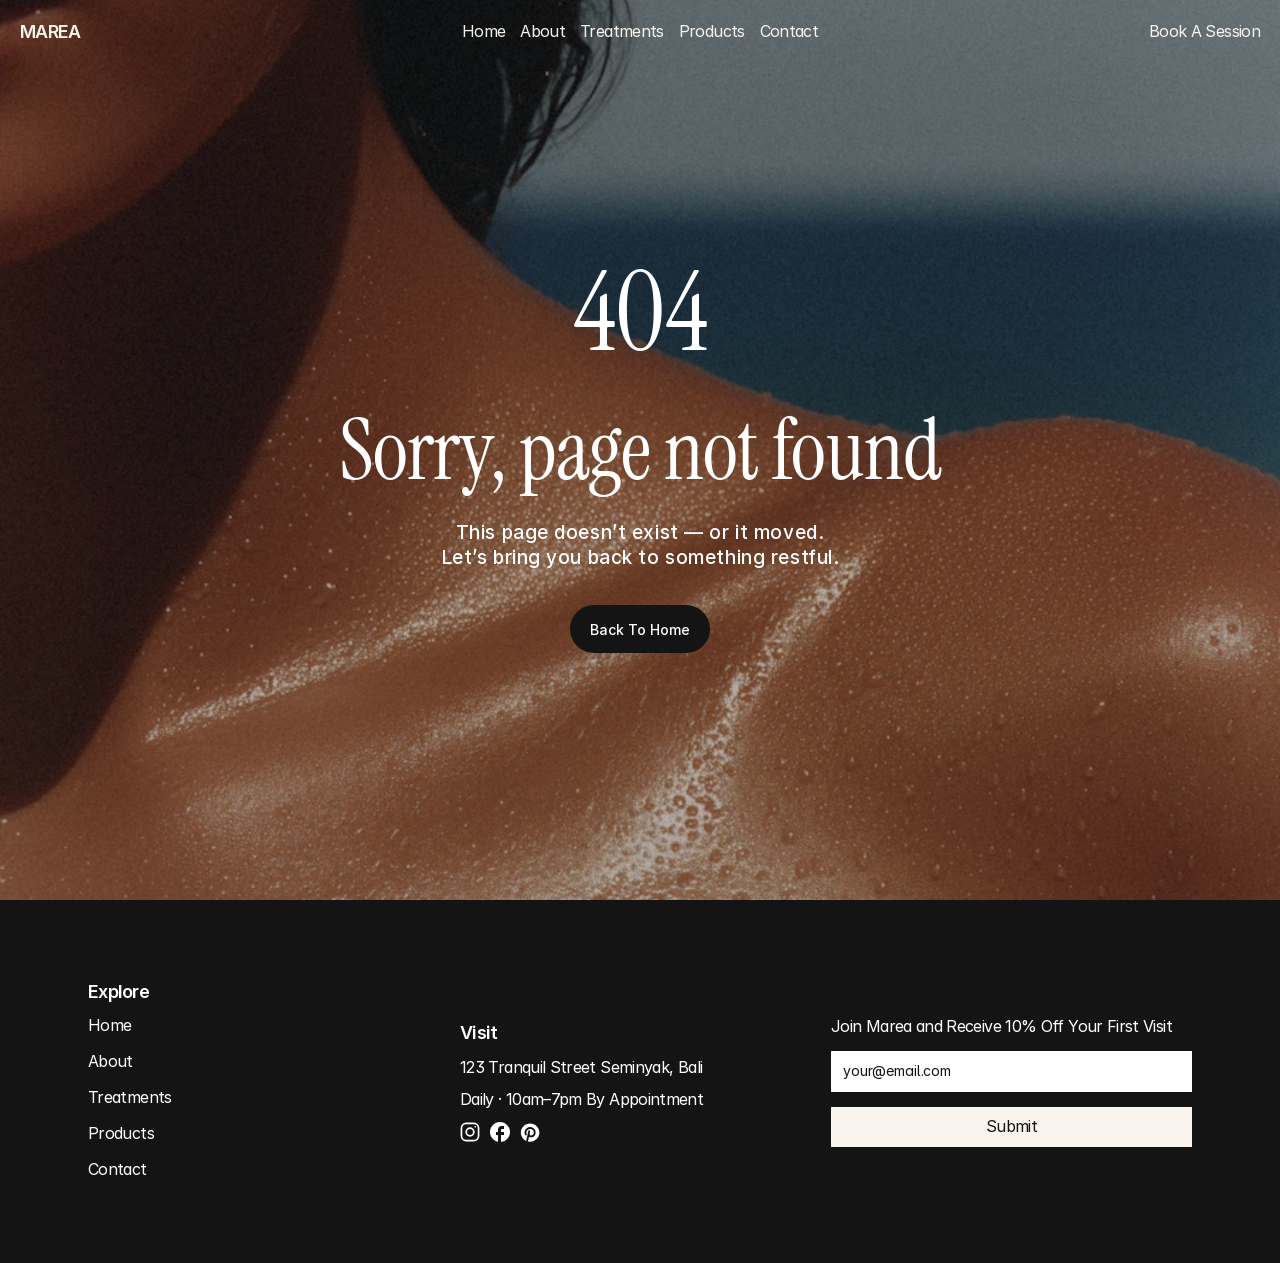
<file: 404/index.html>
<!DOCTYPE html>
<html data-redirect-timezone="1" lang="en"><head><script>try { history.replaceState(null, '', '/404'); } catch(e) {}</script>
<meta charset="utf-8"/>

<!-- Start of headStart -->
<!-- End of headStart -->
<meta content="width=device-width" name="viewport"/>
<meta content="Framer eaac66a" name="generator"/>
<title>Page Not Found — Marea Spa</title>
<meta content="Sorry, this page doesn’t exist or has moved. Let us bring you back to something restful." name="description"/>
<meta content="https://framerusercontent.com/sites/3J3OdVOGgDXqRMRztFArmn/searchIndex-d5LicPdlJOqy.json" name="framer-search-index"/>
<meta content="https://framerusercontent.com/sites/3J3OdVOGgDXqRMRztFArmn/searchIndex-IzCZG15E6cBq.json" name="framer-search-index-fallback"/>
<link href="/assets/1MS6xLYZa9DVCliDNcdnEzTko_a96ee30b.png" media="(prefers-color-scheme: light)" rel="icon"/>
<link href="/assets/1MS6xLYZa9DVCliDNcdnEzTko_a96ee30b.png" media="(prefers-color-scheme: dark)" rel="icon"/>
<link href="/assets/27mOMzFLDMWO9uwwSoSmojp6EE_b79f5dcb.png" rel="apple-touch-icon"/>
<!-- Open Graph / Facebook -->
<meta content="website" property="og:type"/>
<meta content="Page Not Found — Marea Spa" property="og:title"/>
<meta content="Sorry, this page doesn’t exist or has moved. Let us bring you back to something restful." property="og:description"/>
<meta content="/assets/7VNGjwEUGm2JxCnRXpu5Hy9Vb8_e3caec4d.jpg" property="og:image"/>
<!-- Twitter -->
<meta content="summary_large_image" name="twitter:card"/>
<meta content="Page Not Found — Marea Spa" name="twitter:title"/>
<meta content="Sorry, this page doesn’t exist or has moved. Let us bring you back to something restful." name="twitter:description"/>
<meta content="/assets/7VNGjwEUGm2JxCnRXpu5Hy9Vb8_e3caec4d.jpg" name="twitter:image"/>
<style data-framer-font-css="">/* cyrillic-ext */
@font-face {
  font-family: 'Fragment Mono';
  font-style: normal;
  font-weight: 400;
  src: url(https://fonts.gstatic.com/s/fragmentmono/v6/4iCr6K5wfMRRjxp0DA6-2CLnB45HhrUI.woff2) format('woff2');
  unicode-range: U+0460-052F, U+1C80-1C8A, U+20B4, U+2DE0-2DFF, U+A640-A69F, U+FE2E-FE2F;
}
/* latin-ext */
@font-face {
  font-family: 'Fragment Mono';
  font-style: normal;
  font-weight: 400;
  src: url(https://fonts.gstatic.com/s/fragmentmono/v6/4iCr6K5wfMRRjxp0DA6-2CLnB41HhrUI.woff2) format('woff2');
  unicode-range: U+0100-02BA, U+02BD-02C5, U+02C7-02CC, U+02CE-02D7, U+02DD-02FF, U+0304, U+0308, U+0329, U+1D00-1DBF, U+1E00-1E9F, U+1EF2-1EFF, U+2020, U+20A0-20AB, U+20AD-20C0, U+2113, U+2C60-2C7F, U+A720-A7FF;
}
/* latin */
@font-face {
  font-family: 'Fragment Mono';
  font-style: normal;
  font-weight: 400;
  src: url(https://fonts.gstatic.com/s/fragmentmono/v6/4iCr6K5wfMRRjxp0DA6-2CLnB4NHhg.woff2) format('woff2');
  unicode-range: U+0000-00FF, U+0131, U+0152-0153, U+02BB-02BC, U+02C6, U+02DA, U+02DC, U+0304, U+0308, U+0329, U+2000-206F, U+20AC, U+2122, U+2191, U+2193, U+2212, U+2215, U+FEFF, U+FFFD;
}

@font-face { font-family: "Instrument Serif"; src: url("/assets/jizBRFtNs2ka5fXjeivQ4LroWlx-2zcZ_85c697f4.woff2"); font-display: swap; font-style: normal; font-weight: 400 }
@font-face { font-family: "Instrument Serif"; src: url("https://fonts.gstatic.com/s/instrumentserif/v5/jizHRFtNs2ka5fXjeivQ4LroWlx-6zATjnTNgNq55w.woff2"); font-display: swap; font-style: italic; font-weight: 400 }
@font-face { font-family: "Inter"; src: url("https://framerusercontent.com/assets/5vvr9Vy74if2I6bQbJvbw7SY1pQ.woff2"); font-display: swap; font-style: normal; font-weight: 400; unicode-range: U+0460-052F, U+1C80-1C88, U+20B4, U+2DE0-2DFF, U+A640-A69F, U+FE2E-FE2F }
@font-face { font-family: "Inter"; src: url("https://framerusercontent.com/assets/EOr0mi4hNtlgWNn9if640EZzXCo.woff2"); font-display: swap; font-style: normal; font-weight: 400; unicode-range: U+0301, U+0400-045F, U+0490-0491, U+04B0-04B1, U+2116 }
@font-face { font-family: "Inter"; src: url("https://framerusercontent.com/assets/Y9k9QrlZAqio88Klkmbd8VoMQc.woff2"); font-display: swap; font-style: normal; font-weight: 400; unicode-range: U+1F00-1FFF }
@font-face { font-family: "Inter"; src: url("https://framerusercontent.com/assets/OYrD2tBIBPvoJXiIHnLoOXnY9M.woff2"); font-display: swap; font-style: normal; font-weight: 400; unicode-range: U+0370-03FF }
@font-face { font-family: "Inter"; src: url("https://framerusercontent.com/assets/JeYwfuaPfZHQhEG8U5gtPDZ7WQ.woff2"); font-display: swap; font-style: normal; font-weight: 400; unicode-range: U+0100-024F, U+0259, U+1E00-1EFF, U+2020, U+20A0-20AB, U+20AD-20CF, U+2113, U+2C60-2C7F, U+A720-A7FF }
@font-face { font-family: "Inter"; src: url("/assets/GrgcKwrN6d3Uz8EwcLHZxwEfC4_d2835f64.woff2"); font-display: swap; font-style: normal; font-weight: 400; unicode-range: U+0000-00FF, U+0131, U+0152-0153, U+02BB-02BC, U+02C6, U+02DA, U+02DC, U+2000-206F, U+2070, U+2074-207E, U+2080-208E, U+20AC, U+2122, U+2191, U+2193, U+2212, U+2215, U+FEFF, U+FFFD }
@font-face { font-family: "Inter"; src: url("https://framerusercontent.com/assets/b6Y37FthZeALduNqHicBT6FutY.woff2"); font-display: swap; font-style: normal; font-weight: 400; unicode-range: U+0102-0103, U+0110-0111, U+0128-0129, U+0168-0169, U+01A0-01A1, U+01AF-01B0, U+1EA0-1EF9, U+20AB }
@font-face { font-family: "Inter"; src: url("https://framerusercontent.com/assets/5A3Ce6C9YYmCjpQx9M4inSaKU.woff2"); font-display: swap; font-style: normal; font-weight: 500; unicode-range: U+0460-052F, U+1C80-1C88, U+20B4, U+2DE0-2DFF, U+A640-A69F, U+FE2E-FE2F }
@font-face { font-family: "Inter"; src: url("https://framerusercontent.com/assets/Qx95Xyt0Ka3SGhinnbXIGpEIyP4.woff2"); font-display: swap; font-style: normal; font-weight: 500; unicode-range: U+0301, U+0400-045F, U+0490-0491, U+04B0-04B1, U+2116 }
@font-face { font-family: "Inter"; src: url("https://framerusercontent.com/assets/6mJuEAguuIuMog10gGvH5d3cl8.woff2"); font-display: swap; font-style: normal; font-weight: 500; unicode-range: U+1F00-1FFF }
@font-face { font-family: "Inter"; src: url("https://framerusercontent.com/assets/xYYWaj7wCU5zSQH0eXvSaS19wo.woff2"); font-display: swap; font-style: normal; font-weight: 500; unicode-range: U+0370-03FF }
@font-face { font-family: "Inter"; src: url("https://framerusercontent.com/assets/otTaNuNpVK4RbdlT7zDDdKvQBA.woff2"); font-display: swap; font-style: normal; font-weight: 500; unicode-range: U+0100-024F, U+0259, U+1E00-1EFF, U+2020, U+20A0-20AB, U+20AD-20CF, U+2113, U+2C60-2C7F, U+A720-A7FF }
@font-face { font-family: "Inter"; src: url("/assets/UjlFhCnUjxhNfep4oYBPqnEssyo_2ba1c0d5.woff2"); font-display: swap; font-style: normal; font-weight: 500; unicode-range: U+0000-00FF, U+0131, U+0152-0153, U+02BB-02BC, U+02C6, U+02DA, U+02DC, U+2000-206F, U+2070, U+2074-207E, U+2080-208E, U+20AC, U+2122, U+2191, U+2193, U+2212, U+2215, U+FEFF, U+FFFD }
@font-face { font-family: "Inter"; src: url("https://framerusercontent.com/assets/DolVirEGb34pEXEp8t8FQBSK4.woff2"); font-display: swap; font-style: normal; font-weight: 500; unicode-range: U+0102-0103, U+0110-0111, U+0128-0129, U+0168-0169, U+01A0-01A1, U+01AF-01B0, U+1EA0-1EF9, U+20AB }
@font-face { font-family: "Inter"; src: url("https://framerusercontent.com/assets/DpPBYI0sL4fYLgAkX8KXOPVt7c.woff2"); font-display: swap; font-style: normal; font-weight: 700; unicode-range: U+0460-052F, U+1C80-1C88, U+20B4, U+2DE0-2DFF, U+A640-A69F, U+FE2E-FE2F }
@font-face { font-family: "Inter"; src: url("https://framerusercontent.com/assets/4RAEQdEOrcnDkhHiiCbJOw92Lk.woff2"); font-display: swap; font-style: normal; font-weight: 700; unicode-range: U+0301, U+0400-045F, U+0490-0491, U+04B0-04B1, U+2116 }
@font-face { font-family: "Inter"; src: url("https://framerusercontent.com/assets/1K3W8DizY3v4emK8Mb08YHxTbs.woff2"); font-display: swap; font-style: normal; font-weight: 700; unicode-range: U+1F00-1FFF }
@font-face { font-family: "Inter"; src: url("https://framerusercontent.com/assets/tUSCtfYVM1I1IchuyCwz9gDdQ.woff2"); font-display: swap; font-style: normal; font-weight: 700; unicode-range: U+0370-03FF }
@font-face { font-family: "Inter"; src: url("https://framerusercontent.com/assets/VgYFWiwsAC5OYxAycRXXvhze58.woff2"); font-display: swap; font-style: normal; font-weight: 700; unicode-range: U+0100-024F, U+0259, U+1E00-1EFF, U+2020, U+20A0-20AB, U+20AD-20CF, U+2113, U+2C60-2C7F, U+A720-A7FF }
@font-face { font-family: "Inter"; src: url("https://framerusercontent.com/assets/syRNPWzAMIrcJ3wIlPIP43KjQs.woff2"); font-display: swap; font-style: normal; font-weight: 700; unicode-range: U+0000-00FF, U+0131, U+0152-0153, U+02BB-02BC, U+02C6, U+02DA, U+02DC, U+2000-206F, U+2070, U+2074-207E, U+2080-208E, U+20AC, U+2122, U+2191, U+2193, U+2212, U+2215, U+FEFF, U+FFFD }
@font-face { font-family: "Inter"; src: url("https://framerusercontent.com/assets/GIryZETIX4IFypco5pYZONKhJIo.woff2"); font-display: swap; font-style: normal; font-weight: 700; unicode-range: U+0102-0103, U+0110-0111, U+0128-0129, U+0168-0169, U+01A0-01A1, U+01AF-01B0, U+1EA0-1EF9, U+20AB }
@font-face { font-family: "Inter"; src: url("https://framerusercontent.com/assets/H89BbHkbHDzlxZzxi8uPzTsp90.woff2"); font-display: swap; font-style: italic; font-weight: 700; unicode-range: U+0460-052F, U+1C80-1C88, U+20B4, U+2DE0-2DFF, U+A640-A69F, U+FE2E-FE2F }
@font-face { font-family: "Inter"; src: url("https://framerusercontent.com/assets/u6gJwDuwB143kpNK1T1MDKDWkMc.woff2"); font-display: swap; font-style: italic; font-weight: 700; unicode-range: U+0301, U+0400-045F, U+0490-0491, U+04B0-04B1, U+2116 }
@font-face { font-family: "Inter"; src: url("https://framerusercontent.com/assets/43sJ6MfOPh1LCJt46OvyDuSbA6o.woff2"); font-display: swap; font-style: italic; font-weight: 700; unicode-range: U+1F00-1FFF }
@font-face { font-family: "Inter"; src: url("https://framerusercontent.com/assets/wccHG0r4gBDAIRhfHiOlq6oEkqw.woff2"); font-display: swap; font-style: italic; font-weight: 700; unicode-range: U+0370-03FF }
@font-face { font-family: "Inter"; src: url("https://framerusercontent.com/assets/WZ367JPwf9bRW6LdTHN8rXgSjw.woff2"); font-display: swap; font-style: italic; font-weight: 700; unicode-range: U+0100-024F, U+0259, U+1E00-1EFF, U+2020, U+20A0-20AB, U+20AD-20CF, U+2113, U+2C60-2C7F, U+A720-A7FF }
@font-face { font-family: "Inter"; src: url("https://framerusercontent.com/assets/ia3uin3hQWqDrVloC1zEtYHWw.woff2"); font-display: swap; font-style: italic; font-weight: 700; unicode-range: U+0000-00FF, U+0131, U+0152-0153, U+02BB-02BC, U+02C6, U+02DA, U+02DC, U+2000-206F, U+2070, U+2074-207E, U+2080-208E, U+20AC, U+2122, U+2191, U+2193, U+2212, U+2215, U+FEFF, U+FFFD }
@font-face { font-family: "Inter"; src: url("https://framerusercontent.com/assets/2A4Xx7CngadFGlVV4xrO06OBHY.woff2"); font-display: swap; font-style: italic; font-weight: 700; unicode-range: U+0102-0103, U+0110-0111, U+0128-0129, U+0168-0169, U+01A0-01A1, U+01AF-01B0, U+1EA0-1EF9, U+20AB }
@font-face { font-family: "Inter"; src: url("https://framerusercontent.com/assets/CfMzU8w2e7tHgF4T4rATMPuWosA.woff2"); font-display: swap; font-style: italic; font-weight: 400; unicode-range: U+0460-052F, U+1C80-1C88, U+20B4, U+2DE0-2DFF, U+A640-A69F, U+FE2E-FE2F }
@font-face { font-family: "Inter"; src: url("https://framerusercontent.com/assets/867QObYax8ANsfX4TGEVU9YiCM.woff2"); font-display: swap; font-style: italic; font-weight: 400; unicode-range: U+0301, U+0400-045F, U+0490-0491, U+04B0-04B1, U+2116 }
@font-face { font-family: "Inter"; src: url("https://framerusercontent.com/assets/Oyn2ZbENFdnW7mt2Lzjk1h9Zb9k.woff2"); font-display: swap; font-style: italic; font-weight: 400; unicode-range: U+1F00-1FFF }
@font-face { font-family: "Inter"; src: url("https://framerusercontent.com/assets/cdAe8hgZ1cMyLu9g005pAW3xMo.woff2"); font-display: swap; font-style: italic; font-weight: 400; unicode-range: U+0370-03FF }
@font-face { font-family: "Inter"; src: url("https://framerusercontent.com/assets/DOfvtmE1UplCq161m6Hj8CSQYg.woff2"); font-display: swap; font-style: italic; font-weight: 400; unicode-range: U+0100-024F, U+0259, U+1E00-1EFF, U+2020, U+20A0-20AB, U+20AD-20CF, U+2113, U+2C60-2C7F, U+A720-A7FF }
@font-face { font-family: "Inter"; src: url("https://framerusercontent.com/assets/pKRFNWFoZl77qYCAIp84lN1h944.woff2"); font-display: swap; font-style: italic; font-weight: 400; unicode-range: U+0000-00FF, U+0131, U+0152-0153, U+02BB-02BC, U+02C6, U+02DA, U+02DC, U+2000-206F, U+2070, U+2074-207E, U+2080-208E, U+20AC, U+2122, U+2191, U+2193, U+2212, U+2215, U+FEFF, U+FFFD }
@font-face { font-family: "Inter"; src: url("https://framerusercontent.com/assets/tKtBcDnBMevsEEJKdNGhhkLzYo.woff2"); font-display: swap; font-style: italic; font-weight: 400; unicode-range: U+0102-0103, U+0110-0111, U+0128-0129, U+0168-0169, U+01A0-01A1, U+01AF-01B0, U+1EA0-1EF9, U+20AB }
@font-face { font-family: "Inter"; src: url("https://framerusercontent.com/assets/hyOgCu0Xnghbimh0pE8QTvtt2AU.woff2"); font-display: swap; font-style: normal; font-weight: 600; unicode-range: U+0460-052F, U+1C80-1C88, U+20B4, U+2DE0-2DFF, U+A640-A69F, U+FE2E-FE2F }
@font-face { font-family: "Inter"; src: url("https://framerusercontent.com/assets/NeGmSOXrPBfEFIy5YZeHq17LEDA.woff2"); font-display: swap; font-style: normal; font-weight: 600; unicode-range: U+0301, U+0400-045F, U+0490-0491, U+04B0-04B1, U+2116 }
@font-face { font-family: "Inter"; src: url("https://framerusercontent.com/assets/oYaAX5himiTPYuN8vLWnqBbfD2s.woff2"); font-display: swap; font-style: normal; font-weight: 600; unicode-range: U+1F00-1FFF }
@font-face { font-family: "Inter"; src: url("https://framerusercontent.com/assets/lEJLP4R0yuCaMCjSXYHtJw72M.woff2"); font-display: swap; font-style: normal; font-weight: 600; unicode-range: U+0370-03FF }
@font-face { font-family: "Inter"; src: url("https://framerusercontent.com/assets/cRJyLNuTJR5jbyKzGi33wU9cqIQ.woff2"); font-display: swap; font-style: normal; font-weight: 600; unicode-range: U+0100-024F, U+0259, U+1E00-1EFF, U+2020, U+20A0-20AB, U+20AD-20CF, U+2113, U+2C60-2C7F, U+A720-A7FF }
@font-face { font-family: "Inter"; src: url("/assets/yDtI2UI8XcEg1W2je9XPN3Noo_a113a1cb.woff2"); font-display: swap; font-style: normal; font-weight: 600; unicode-range: U+0000-00FF, U+0131, U+0152-0153, U+02BB-02BC, U+02C6, U+02DA, U+02DC, U+2000-206F, U+2070, U+2074-207E, U+2080-208E, U+20AC, U+2122, U+2191, U+2193, U+2212, U+2215, U+FEFF, U+FFFD }
@font-face { font-family: "Inter"; src: url("https://framerusercontent.com/assets/A0Wcc7NgXMjUuFdquHDrIZpzZw0.woff2"); font-display: swap; font-style: normal; font-weight: 600; unicode-range: U+0102-0103, U+0110-0111, U+0128-0129, U+0168-0169, U+01A0-01A1, U+01AF-01B0, U+1EA0-1EF9, U+20AB }
@font-face { font-family: "Inter"; src: url("https://framerusercontent.com/assets/vxBnBhH8768IFAXAb4Qf6wQHKs.woff2"); font-display: swap; font-style: italic; font-weight: 600; unicode-range: U+0460-052F, U+1C80-1C88, U+20B4, U+2DE0-2DFF, U+A640-A69F, U+FE2E-FE2F }
@font-face { font-family: "Inter"; src: url("https://framerusercontent.com/assets/zSsEuoJdh8mcFVk976C05ZfQr8.woff2"); font-display: swap; font-style: italic; font-weight: 600; unicode-range: U+0301, U+0400-045F, U+0490-0491, U+04B0-04B1, U+2116 }
@font-face { font-family: "Inter"; src: url("https://framerusercontent.com/assets/b8ezwLrN7h2AUoPEENcsTMVJ0.woff2"); font-display: swap; font-style: italic; font-weight: 600; unicode-range: U+1F00-1FFF }
@font-face { font-family: "Inter"; src: url("https://framerusercontent.com/assets/mvNEIBLyHbscgHtwfsByjXUz3XY.woff2"); font-display: swap; font-style: italic; font-weight: 600; unicode-range: U+0370-03FF }
@font-face { font-family: "Inter"; src: url("https://framerusercontent.com/assets/6FI2EneKzM3qBy5foOZXey7coCA.woff2"); font-display: swap; font-style: italic; font-weight: 600; unicode-range: U+0100-024F, U+0259, U+1E00-1EFF, U+2020, U+20A0-20AB, U+20AD-20CF, U+2113, U+2C60-2C7F, U+A720-A7FF }
@font-face { font-family: "Inter"; src: url("https://framerusercontent.com/assets/fuyXZpVvOjq8NesCOfgirHCWyg.woff2"); font-display: swap; font-style: italic; font-weight: 600; unicode-range: U+0000-00FF, U+0131, U+0152-0153, U+02BB-02BC, U+02C6, U+02DA, U+02DC, U+2000-206F, U+2070, U+2074-207E, U+2080-208E, U+20AC, U+2122, U+2191, U+2193, U+2212, U+2215, U+FEFF, U+FFFD }
@font-face { font-family: "Inter"; src: url("https://framerusercontent.com/assets/NHHeAKJVP0ZWHk5YZnQQChIsBM.woff2"); font-display: swap; font-style: italic; font-weight: 600; unicode-range: U+0102-0103, U+0110-0111, U+0128-0129, U+0168-0169, U+01A0-01A1, U+01AF-01B0, U+1EA0-1EF9, U+20AB }
@font-face { font-family: "Inter"; src: url("https://framerusercontent.com/assets/khkJkwSL66WFg8SX6Wa726c.woff2"); font-display: swap; font-style: italic; font-weight: 500; unicode-range: U+0460-052F, U+1C80-1C88, U+20B4, U+2DE0-2DFF, U+A640-A69F, U+FE2E-FE2F }
@font-face { font-family: "Inter"; src: url("https://framerusercontent.com/assets/0E7IMbDzcGABpBwwqNEt60wU0w.woff2"); font-display: swap; font-style: italic; font-weight: 500; unicode-range: U+0301, U+0400-045F, U+0490-0491, U+04B0-04B1, U+2116 }
@font-face { font-family: "Inter"; src: url("https://framerusercontent.com/assets/NTJ0nQgIF0gcDelS14zQ9NR9Q.woff2"); font-display: swap; font-style: italic; font-weight: 500; unicode-range: U+1F00-1FFF }
@font-face { font-family: "Inter"; src: url("https://framerusercontent.com/assets/QrcNhgEPfRl0LS8qz5Ln8olanl8.woff2"); font-display: swap; font-style: italic; font-weight: 500; unicode-range: U+0370-03FF }
@font-face { font-family: "Inter"; src: url("https://framerusercontent.com/assets/JEXmejW8mXOYMtt0hyRg811kHac.woff2"); font-display: swap; font-style: italic; font-weight: 500; unicode-range: U+0100-024F, U+0259, U+1E00-1EFF, U+2020, U+20A0-20AB, U+20AD-20CF, U+2113, U+2C60-2C7F, U+A720-A7FF }
@font-face { font-family: "Inter"; src: url("https://framerusercontent.com/assets/Bo5CNzBv77CafbxOtKIkpw9egw.woff2"); font-display: swap; font-style: italic; font-weight: 500; unicode-range: U+0000-00FF, U+0131, U+0152-0153, U+02BB-02BC, U+02C6, U+02DA, U+02DC, U+2000-206F, U+2070, U+2074-207E, U+2080-208E, U+20AC, U+2122, U+2191, U+2193, U+2212, U+2215, U+FEFF, U+FFFD }
@font-face { font-family: "Inter"; src: url("https://framerusercontent.com/assets/uy9s0iWuxiNnVt8EpTI3gzohpwo.woff2"); font-display: swap; font-style: italic; font-weight: 500; unicode-range: U+0102-0103, U+0110-0111, U+0128-0129, U+0168-0169, U+01A0-01A1, U+01AF-01B0, U+1EA0-1EF9, U+20AB }
@font-face { font-family: "Instrument Serif Placeholder"; src: local("Times New Roman"); ascent-override: 117.87%; descent-override: 36.91%; line-gap-override: 0.00%; size-adjust: 83.99% }
@font-face { font-family: "Inter Placeholder"; src: local("Arial"); ascent-override: 89.79%; descent-override: 22.36%; line-gap-override: 0.00%; size-adjust: 107.89% }</style>
<link crossorigin="" href="https://fonts.gstatic.com" rel="preconnect"/>
<link crossorigin="" href="https://fonts.gstatic.com" rel="preconnect"/>
<meta content="noindex" name="robots"/><link href="https://mareaspa.framer.website/404" rel="canonical"/><meta content="https://mareaspa.framer.website/404" property="og:url"/><style data-framer-components="framer-lib-cursors-host framer-f8h9i PropertyOverrides framer-XwPRL framer-BTgkk framer-lib-combinedCSSRules framer-BmKxO framer-bRC1t framer-3soWf framer-XM2tU framer-2b7li framer-mydga framer-0ZvIN framer-DZ0DX framer-lib-form-plain-text-input framer-pXztS" data-framer-css-ssr-minified="">html,body,#main{box-sizing:border-box;margin:0;padding:0}:root{-webkit-font-smoothing:antialiased;-moz-osx-font-smoothing:grayscale}*{box-sizing:border-box;-webkit-font-smoothing:inherit}h1,h2,h3,h4,h5,h6,p,figure{margin:0}body,input,textarea,select,button{font-family:sans-serif;font-size:12px}body{--token-8486232b-a814-491a-90b1-ad5005a51016:#f9f4ee;--token-aebc5b67-9e4a-4fa3-9430-06f382c35fdc:#141414;--token-d1c2de56-f8d6-479b-bd7a-af206c9aa948:#c2ac88;--token-1c365b7c-541e-401d-925b-ebb6b0d9d67b:#d9d0c1;--token-90813e6b-1df3-4740-8680-95a47b2682fc:#fffcf7;--token-84ccb127-878a-4381-9ac1-e8c1e0b25fa0:#fff;--token-b1092288-7b78-46a0-b9e4-7087bec579de:#f26d6d}@supports (z-index:calc(infinity)){#__framer-badge-container{--infinity:infinity}}#__framer-badge-container{pointer-events:none;width:100%;z-index:calc(var(--infinity,2147480000));justify-content:flex-end;padding:20px;display:flex;position:fixed;bottom:0}@supports (background:-webkit-named-image(i)) and (not (grid-template-rows:subgrid)){body{--framer-will-change-override:transform}}@supports (background:-webkit-named-image(i)) and (not (position-area:top right)){body{--framer-will-change-filter-override:filter}}[data-framer-component-type=Text] div div span,[data-framer-component-type=Text] a div span,[data-framer-component-type=Text] span span span,[data-framer-component-type=Text] p span span,[data-framer-component-type=Text] h1 span span,[data-framer-component-type=Text] h2 span span,[data-framer-component-type=Text] h3 span span,[data-framer-component-type=Text] h4 span span,[data-framer-component-type=Text] h5 span span,[data-framer-component-type=Text] h6 span span,[data-framer-component-type=Text] a{font-family:var(--font-family);font-style:var(--font-style);font-weight:min(calc(var(--framer-font-weight-increase,0) + var(--font-weight,400)),900);color:var(--text-color);letter-spacing:var(--letter-spacing);font-size:var(--font-size);text-transform:var(--text-transform);--text-decoration:var(--framer-text-decoration-style,solid)var(--framer-text-decoration,none)var(--framer-text-decoration-color,currentcolor)var(--framer-text-decoration-thickness,auto);--text-decoration-skip-ink:var(--framer-text-decoration-skip-ink);--text-underline-offset:var(--framer-text-decoration-offset);line-height:var(--line-height);--font-family:var(--framer-font-family);--font-style:var(--framer-font-style);--font-weight:var(--framer-font-weight);--text-color:var(--framer-text-color);--letter-spacing:var(--framer-letter-spacing);--font-size:var(--framer-font-size);--text-transform:var(--framer-text-transform);--line-height:var(--framer-line-height)}@supports not (color:color(display-p3 1 1 1)){p.framer-text,div.framer-text,h1.framer-text,h2.framer-text,h3.framer-text,h4.framer-text,h5.framer-text,h6.framer-text,li.framer-text,ol.framer-text,ul.framer-text,span.framer-text:not([data-text-fill]){color:var(--framer-blockquote-text-color-rgb,var(--framer-blockquote-text-color,var(--framer-text-color-rgb,var(--framer-text-color,#000))));-webkit-text-stroke-color:var(--framer-text-stroke-color-rgb,var(--framer-text-stroke-color,initial))}mark.framer-text{background-color:var(--framer-blockquote-text-background-color-rgb,var(--framer-blockquote-text-background-color,var(--framer-text-background-color-rgb,var(--framer-text-background-color,initial))))}}@supports not (color:color(display-p3 1 1 1)){code.framer-text,code.framer-text span.framer-text:not([data-text-fill]){color:var(--framer-blockquote-text-color-rgb,var(--framer-blockquote-text-color,var(--framer-code-text-color-rgb,var(--framer-code-text-color,var(--framer-text-color-rgb,var(--framer-text-color,#000))))))}}@supports not (color:color(display-p3 1 1 1)){a.framer-text,span.framer-text[data-nested-link]{color:var(--framer-blockquote-text-color-rgb,var(--framer-blockquote-text-color,var(--framer-link-text-color-rgb,var(--framer-link-text-color,var(--framer-text-color-rgb,var(--framer-text-color,#000))))));background-color:var(--framer-link-text-background-color-rgb,var(--framer-link-text-background-color,initial));-webkit-text-decoration-color:var(--framer-link-text-decoration-color-rgb,var(--framer-link-text-decoration-color,var(--framer-text-decoration-color-rgb,var(--framer-text-decoration-color,currentcolor))));text-decoration-color:var(--framer-link-text-decoration-color-rgb,var(--framer-link-text-decoration-color,var(--framer-text-decoration-color-rgb,var(--framer-text-decoration-color,currentcolor))))}}@supports not (color:color(display-p3 1 1 1)){code.framer-text a.framer-text,code.framer-text a.framer-text span.framer-text:not([data-text-fill]),code.framer-text span.framer-text[data-nested-link],code.framer-text span.framer-text[data-nested-link] span.framer-text:not([data-text-fill]){color:var(--framer-blockquote-text-color-rgb,var(--framer-blockquote-text-color,var(--framer-link-text-color-rgb,var(--framer-link-text-color,var(--framer-code-text-color-rgb,var(--framer-code-text-color,var(--framer-text-color-rgb,var(--framer-text-color,#000))))))))}}@supports not (color:color(display-p3 1 1 1)){a.framer-text:hover,span.framer-text[data-nested-link]:hover{color:var(--framer-link-hover-text-color-rgb,var(--framer-link-hover-text-color,var(--framer-blockquote-text-color-rgb,var(--framer-blockquote-text-color,var(--framer-link-text-color-rgb,var(--framer-link-text-color,var(--framer-text-color-rgb,var(--framer-text-color,#000))))))));background-color:var(--framer-link-hover-text-background-color-rgb,var(--framer-link-hover-text-background-color,var(--framer-link-text-background-color-rgb,var(--framer-link-text-background-color,var(--framer-text-background-color-rgb,var(--framer-text-background-color,initial))))));-webkit-text-decoration-color:var(--framer-link-hover-text-decoration-color-rgb,var(--framer-link-hover-text-decoration-color,var(--framer-link-text-decoration-color-rgb,var(--framer-link-text-decoration-color,var(--framer-text-decoration-color-rgb,var(--framer-text-decoration-color,currentcolor))))));text-decoration-color:var(--framer-link-hover-text-decoration-color-rgb,var(--framer-link-hover-text-decoration-color,var(--framer-link-text-decoration-color-rgb,var(--framer-link-text-decoration-color,var(--framer-text-decoration-color-rgb,var(--framer-text-decoration-color,currentcolor))))))}}@supports not (color:color(display-p3 1 1 1)){code.framer-text a.framer-text:hover,code.framer-text span.framer-text[data-nested-link]:hover{color:var(--framer-link-hover-text-color-rgb,var(--framer-link-hover-text-color,var(--framer-blockquote-text-color-rgb,var(--framer-blockquote-text-color,var(--framer-link-text-color-rgb,var(--framer-link-text-color,var(--framer-code-text-color-rgb,var(--framer-code-text-color,var(--framer-text-color-rgb,var(--framer-text-color,#000))))))))))}}@supports not (color:color(display-p3 1 1 1)){a.framer-text[data-framer-page-link-current],span.framer-text[data-framer-page-link-current]{color:var(--framer-link-current-text-color-rgb,var(--framer-link-current-text-color,var(--framer-link-text-color-rgb,var(--framer-link-text-color,var(--framer-text-color-rgb,var(--framer-text-color,#000))))));background-color:var(--framer-link-current-text-background-color-rgb,var(--framer-link-current-text-background-color,var(--framer-link-text-background-color-rgb,var(--framer-link-text-background-color,var(--framer-text-background-color-rgb,var(--framer-text-background-color,initial))))));-webkit-text-decoration-color:var(--framer-link-current-text-decoration-color-rgb,var(--framer-link-current-text-decoration-color,var(--framer-link-text-decoration-color-rgb,var(--framer-link-text-decoration-color,var(--framer-text-decoration-color-rgb,var(--framer-text-decoration-color,currentcolor))))));text-decoration-color:var(--framer-link-current-text-decoration-color-rgb,var(--framer-link-current-text-decoration-color,var(--framer-link-text-decoration-color-rgb,var(--framer-link-text-decoration-color,var(--framer-text-decoration-color-rgb,var(--framer-text-decoration-color,currentcolor))))))}}@supports not (color:color(display-p3 1 1 1)){code.framer-text a.framer-text[data-framer-page-link-current],code.framer-text a.framer-text[data-framer-page-link-current] span.framer-text:not([data-text-fill]),code.framer-text span.framer-text[data-framer-page-link-current],code.framer-text span.framer-text[data-framer-page-link-current] span.framer-text:not([data-text-fill]){color:var(--framer-link-current-text-color-rgb,var(--framer-link-current-text-color,var(--framer-link-text-color-rgb,var(--framer-link-text-color,var(--framer-code-text-color-rgb,var(--framer-code-text-color,var(--framer-text-color-rgb,var(--framer-text-color,#000))))))));background-color:var(--framer-link-current-text-background-color-rgb,var(--framer-link-current-text-background-color,var(--framer-link-text-background-color-rgb,var(--framer-link-text-background-color,var(--framer-text-background-color-rgb,var(--framer-text-background-color,initial))))))}}@supports not (color:color(display-p3 1 1 1)){a.framer-text[data-framer-page-link-current]:hover,span.framer-text[data-framer-page-link-current]:hover{color:var(--framer-link-hover-text-color-rgb,var(--framer-link-hover-text-color,var(--framer-link-current-text-color-rgb,var(--framer-link-current-text-color,var(--framer-link-text-color-rgb,var(--framer-link-text-color,var(--framer-code-text-color-rgb,var(--framer-code-text-color,var(--framer-text-color-rgb,var(--framer-text-color,#000))))))))));background-color:var(--framer-link-hover-text-background-color-rgb,var(--framer-link-hover-text-background-color,var(--framer-link-current-text-background-color-rgb,var(--framer-link-current-text-background-color,var(--framer-link-text-background-color-rgb,var(--framer-link-text-background-color,initial))))));-webkit-text-decoration-color:var(--framer-link-hover-text-decoration-color-rgb,var(--framer-link-hover-text-decoration-color,var(--framer-link-current-text-decoration-color-rgb,var(--framer-link-current-text-decoration-color,var(--framer-link-text-decoration-color-rgb,var(--framer-link-text-decoration-color,var(--framer-text-decoration-color-rgb,var(--framer-text-decoration-color,currentcolor))))))));text-decoration-color:var(--framer-link-hover-text-decoration-color-rgb,var(--framer-link-hover-text-decoration-color,var(--framer-link-current-text-decoration-color-rgb,var(--framer-link-current-text-decoration-color,var(--framer-link-text-decoration-color-rgb,var(--framer-link-text-decoration-color,var(--framer-text-decoration-color-rgb,var(--framer-text-decoration-color,currentcolor))))))))}}@supports not (color:color(display-p3 1 1 1)){code.framer-text a.framer-text[data-framer-page-link-current]:hover,code.framer-text a.framer-text[data-framer-page-link-current]:hover span.framer-text:not([data-text-fill]),code.framer-text span.framer-text[data-framer-page-link-current]:hover,code.framer-text span.framer-text[data-framer-page-link-current]:hover span.framer-text:not([data-text-fill]){color:var(--framer-link-hover-text-color-rgb,var(--framer-link-hover-text-color,var(--framer-link-current-text-color-rgb,var(--framer-link-current-text-color,var(--framer-link-text-color-rgb,var(--framer-link-text-color,var(--framer-code-text-color-rgb,var(--framer-code-text-color,var(--framer-text-color-rgb,var(--framer-text-color,#000))))))))));background-color:var(--framer-link-hover-text-background-color-rgb,var(--framer-link-hover-text-background-color,var(--framer-link-current-text-background-color-rgb,var(--framer-link-current-text-background-color,var(--framer-link-text-background-color-rgb,var(--framer-link-text-background-color,initial))))))}}@supports not (overflow:clip){:root{--overflow-clip-fallback:hidden}}@supports (background:-webkit-named-image(i)) and (not (contain-intrinsic-size:inherit)){div.framer-text,p.framer-text,h1.framer-text,h2.framer-text,h3.framer-text,h4.framer-text,h5.framer-text,h6.framer-text,ol.framer-text,ul.framer-text,li.framer-text,blockquote.framer-text,.framer-text.framer-image{display:var(--text-truncation-display-inline-for-safari-16,revert)}div.framer-text:after,p.framer-text:after,h1.framer-text:after,h2.framer-text:after,h3.framer-text:after,h4.framer-text:after,h5.framer-text:after,h6.framer-text:after,ol.framer-text:after,ul.framer-text:after,li.framer-text:after,blockquote.framer-text:after,.framer-text.framer-image:after{content:var(--text-truncation-line-break-for-safari-16);white-space:pre}.framer-text.framer-text-module,.framer-text.framer-table-wrapper{display:var(--text-truncation-display-none-for-safari-16,revert)}p.framer-text[data-text-fill]{display:var(--text-truncation-display-inline-for-safari-16,inline-block)}}@supports (corner-shape:superellipse(2)){:root{--one-if-corner-shape-supported:1}}.framer-cursor-none,.framer-cursor-none *{cursor:none!important}.framer-pointer-events-none,.framer-pointer-events-none *{pointer-events:none!important}@supports (aspect-ratio:1){body{--framer-aspect-ratio-supported:auto}}.framer-f8h9i.framer-2wmknp,.framer-f8h9i .framer-2wmknp{display:block}.framer-f8h9i.framer-w50fq4{background-color:var(--token-8486232b-a814-491a-90b1-ad5005a51016,#fff);height:min-content;overflow:var(--overflow-clip-fallback,clip);flex-flow:column;place-content:center flex-start;align-items:center;gap:0;width:100%;padding:0;display:flex;position:relative}.framer-f8h9i .framer-1ya3zh0-container{height:auto;position:var(--framer-canvas-fixed-position,fixed);z-index:10;flex:none;order:-1000;width:100%;top:0;left:50%}.framer-f8h9i .framer-1bpdf6w{background:0 0;flex-grow:1;width:0;height:0;margin:0;position:relative}.framer-f8h9i .framer-m9bfln-container{flex:none;order:1002;width:100%;height:auto;position:relative}[data-layout-template=true]>#overlay{margin-bottom:0}.ssr-variant{display:contents}@supports (aspect-ratio:1){body{--framer-aspect-ratio-supported:auto}}.framer-XwPRL.framer-1nmyalk,.framer-XwPRL .framer-1nmyalk{display:block}.framer-XwPRL.framer-o5gjp4{height:min-content;overflow:var(--overflow-clip-fallback,clip);flex-flow:row;place-content:flex-start center;align-items:flex-start;gap:10px;width:1200px;padding:20px;display:flex;position:relative}.framer-XwPRL .framer-1p9f3i4{z-index:10;flex-flow:row;flex:1 0 0;place-content:center;align-items:center;gap:10px;width:1px;height:min-content;padding:0;display:flex;position:sticky;top:0;overflow:visible}.framer-XwPRL .framer-6k1f87{flex-flow:row;flex:1 0 0;place-content:center flex-start;align-items:center;gap:10px;width:1px;height:min-content;padding:0;display:flex;position:relative;overflow:visible}.framer-XwPRL .framer-c7ik1b-container,.framer-XwPRL .framer-17ln2q1-container,.framer-XwPRL .framer-1gtfzcu-container,.framer-XwPRL .framer-umf3te-container,.framer-XwPRL .framer-12ql8cr-container,.framer-XwPRL .framer-bc6tx-container,.framer-XwPRL .framer-1lbjxz4-container,.framer-XwPRL .framer-elvysz-container{flex:none;width:auto;height:auto;position:relative}.framer-XwPRL .framer-ga95vh{flex-flow:row;flex:1 0 0;place-content:flex-start center;align-items:flex-start;gap:15px;width:1px;height:min-content;padding:0;display:flex;position:relative;overflow:visible}.framer-XwPRL .framer-b1oxky{flex-flow:row;flex:1 0 0;place-content:center;align-items:center;gap:10px;width:1px;height:min-content;padding:0;display:flex;position:relative;overflow:visible}.framer-XwPRL .framer-2t5ejj{flex:1 0 0;align-self:stretch;width:1px;height:auto;position:relative;overflow:visible}.framer-XwPRL .framer-8l6zor{flex-flow:row;flex:1 0 0;place-content:center flex-end;align-items:center;gap:10px;width:1px;height:min-content;padding:0;display:flex;position:relative;overflow:visible}.framer-XwPRL.framer-v-16kmd0r.framer-o5gjp4{gap:unset;justify-content:space-between;width:810px}.framer-XwPRL.framer-v-16kmd0r .framer-1p9f3i4{gap:0}.framer-XwPRL.framer-v-16kmd0r .framer-b1oxky{justify-content:flex-end}.framer-XwPRL.framer-v-16kmd0r .framer-8l6zor,.framer-XwPRL.framer-v-gydv7l .framer-8l6zor{flex:none;width:min-content}.framer-XwPRL.framer-v-li2bby.framer-o5gjp4{cursor:pointer;width:390px}.framer-XwPRL.framer-v-li2bby .framer-1p9f3i4{order:0;gap:0}.framer-XwPRL.framer-v-li2bby .framer-b1oxky{order:1;justify-content:flex-start}.framer-XwPRL.framer-v-li2bby .framer-1lbjxz4-container{order:0}.framer-XwPRL.framer-v-li2bby .framer-2t5ejj{order:1}.framer-XwPRL.framer-v-li2bby .framer-8l6zor{order:2}.framer-XwPRL.framer-v-gydv7l.framer-o5gjp4{cursor:pointer;flex-direction:column;align-content:center;align-items:center;gap:70px;width:390px;padding:20px 0}.framer-XwPRL.framer-v-gydv7l .framer-1p9f3i4{flex-direction:column;flex:none;order:0;align-content:flex-start;align-items:flex-start;gap:50px;width:90%;padding:0 0 50px}.framer-XwPRL.framer-v-gydv7l .framer-ga95vh{flex-direction:column;flex:none;order:2;align-content:center;align-items:center;gap:20px;width:100%}.framer-XwPRL.framer-v-gydv7l .framer-b1oxky{gap:unset;flex:none;order:1;justify-content:space-between;width:100%}@supports (aspect-ratio:1){body{--framer-aspect-ratio-supported:auto}}.framer-BTgkk.framer-1dkxo9x,.framer-BTgkk .framer-1dkxo9x{display:block}.framer-BTgkk.framer-1xg15b9{flex-flow:row;place-content:center;align-items:center;gap:0;width:min-content;height:min-content;padding:0;display:flex;position:relative;overflow:visible}.framer-BTgkk .framer-ljdubm{white-space:pre;flex:none;width:auto;height:auto;position:relative}@media (max-width:1199px) and (min-width:810px){.framer-AeWBX .framer-styles-preset-h188m:not(.rich-text-wrapper),.framer-AeWBX .framer-styles-preset-h188m.rich-text-wrapper p{--framer-font-family:"Inter","Inter Placeholder",sans-serif;--framer-font-family-bold:"Inter","Inter Placeholder",sans-serif;--framer-font-family-bold-italic:"Inter","Inter Placeholder",sans-serif;--framer-font-family-italic:"Inter","Inter Placeholder",sans-serif;--framer-font-open-type-features:"blwf" on,"cv09" on,"cv03" on,"cv04" on,"cv11" on;--framer-font-size:14px;--framer-font-style:normal;--framer-font-style-bold:normal;--framer-font-style-bold-italic:italic;--framer-font-style-italic:italic;--framer-font-variation-axes:normal;--framer-font-weight:600;--framer-font-weight-bold:400;--framer-font-weight-bold-italic:700;--framer-font-weight-italic:600;--framer-letter-spacing:-.04em;--framer-line-height:1.3em;--framer-paragraph-spacing:20px;--framer-text-alignment:center;--framer-text-color:var(--token-aebc5b67-9e4a-4fa3-9430-06f382c35fdc,#141414);--framer-text-decoration:none;--framer-text-stroke-color:initial;--framer-text-stroke-width:initial;--framer-text-transform:none}}@media (max-width:809px) and (min-width:0){.framer-AeWBX .framer-styles-preset-h188m:not(.rich-text-wrapper),.framer-AeWBX .framer-styles-preset-h188m.rich-text-wrapper p{--framer-font-family:"Inter","Inter Placeholder",sans-serif;--framer-font-family-bold:"Inter","Inter Placeholder",sans-serif;--framer-font-family-bold-italic:"Inter","Inter Placeholder",sans-serif;--framer-font-family-italic:"Inter","Inter Placeholder",sans-serif;--framer-font-open-type-features:"blwf" on,"cv09" on,"cv03" on,"cv04" on,"cv11" on;--framer-font-size:13px;--framer-font-style:normal;--framer-font-style-bold:normal;--framer-font-style-bold-italic:italic;--framer-font-style-italic:italic;--framer-font-variation-axes:normal;--framer-font-weight:600;--framer-font-weight-bold:400;--framer-font-weight-bold-italic:700;--framer-font-weight-italic:600;--framer-letter-spacing:-.04em;--framer-line-height:1.3em;--framer-paragraph-spacing:20px;--framer-text-alignment:center;--framer-text-color:var(--token-aebc5b67-9e4a-4fa3-9430-06f382c35fdc,#141414);--framer-text-decoration:none;--framer-text-stroke-color:initial;--framer-text-stroke-width:initial;--framer-text-transform:none}}.framer-dc1sj .framer-styles-preset-1xyop1f:not(.rich-text-wrapper),.framer-dc1sj .framer-styles-preset-1xyop1f.rich-text-wrapper a{--framer-link-text-color:var(--token-8486232b-a814-491a-90b1-ad5005a51016,#fff)}body{--framer-will-change-override:none}@supports (background:-webkit-named-image(i)) and (not (grid-template-rows:subgrid)){body{--framer-will-change-override:transform}}body{--framer-will-change-filter-override:none}@supports (background:-webkit-named-image(i)) and (not (position-area:top right)){body{--framer-will-change-filter-override:filter}}[data-framer-component-type]{position:absolute}[data-framer-component-type=Text]{cursor:inherit}[data-framer-component-text-autosized] *{white-space:pre}[data-framer-component-type=Text]>*{text-align:var(--framer-text-alignment,start)}[data-framer-component-type=Text] span span,[data-framer-component-type=Text] p span,[data-framer-component-type=Text] h1 span,[data-framer-component-type=Text] h2 span,[data-framer-component-type=Text] h3 span,[data-framer-component-type=Text] h4 span,[data-framer-component-type=Text] h5 span,[data-framer-component-type=Text] h6 span{display:block}[data-framer-component-type=Text] span span span,[data-framer-component-type=Text] p span span,[data-framer-component-type=Text] h1 span span,[data-framer-component-type=Text] h2 span span,[data-framer-component-type=Text] h3 span span,[data-framer-component-type=Text] h4 span span,[data-framer-component-type=Text] h5 span span,[data-framer-component-type=Text] h6 span span{display:unset}[data-framer-component-type=Text] div div span,[data-framer-component-type=Text] a div span,[data-framer-component-type=Text] span span span,[data-framer-component-type=Text] p span span,[data-framer-component-type=Text] h1 span span,[data-framer-component-type=Text] h2 span span,[data-framer-component-type=Text] h3 span span,[data-framer-component-type=Text] h4 span span,[data-framer-component-type=Text] h5 span span,[data-framer-component-type=Text] h6 span span,[data-framer-component-type=Text] a{font-family:var(--font-family);font-style:var(--font-style);font-weight:min(calc(var(--framer-font-weight-increase,0) + var(--font-weight,400)),900);color:var(--text-color);letter-spacing:var(--letter-spacing);font-size:var(--font-size);text-transform:var(--text-transform);--text-decoration:var(--framer-text-decoration-style,solid)var(--framer-text-decoration,none)var(--framer-text-decoration-color,currentcolor)var(--framer-text-decoration-thickness,auto);--text-decoration-skip-ink:var(--framer-text-decoration-skip-ink);--text-underline-offset:var(--framer-text-decoration-offset);line-height:var(--line-height);--font-family:var(--framer-font-family);--font-style:var(--framer-font-style);--font-weight:var(--framer-font-weight);--text-color:var(--framer-text-color);--letter-spacing:var(--framer-letter-spacing);--font-size:var(--framer-font-size);--text-transform:var(--framer-text-transform);--line-height:var(--framer-line-height)}[data-framer-component-type=Text] a,[data-framer-component-type=Text] a div span,[data-framer-component-type=Text] a span span span,[data-framer-component-type=Text] a p span span,[data-framer-component-type=Text] a h1 span span,[data-framer-component-type=Text] a h2 span span,[data-framer-component-type=Text] a h3 span span,[data-framer-component-type=Text] a h4 span span,[data-framer-component-type=Text] a h5 span span,[data-framer-component-type=Text] a h6 span span{--font-family:var(--framer-link-font-family,var(--framer-font-family));--font-style:var(--framer-link-font-style,var(--framer-font-style));--font-weight:var(--framer-link-font-weight,var(--framer-font-weight));--text-color:var(--framer-link-text-color,var(--framer-text-color));--font-size:var(--framer-link-font-size,var(--framer-font-size));--text-transform:var(--framer-link-text-transform,var(--framer-text-transform));--text-decoration:var(--framer-link-text-decoration-style,var(--framer-text-decoration-style,solid))var(--framer-link-text-decoration,var(--framer-text-decoration,none))var(--framer-link-text-decoration-color,var(--framer-text-decoration-color,currentcolor))var(--framer-link-text-decoration-thickness,var(--framer-text-decoration-thickness,auto));--text-decoration-skip-ink:var(--framer-link-text-decoration-skip-ink,var(--framer-text-decoration-skip-ink));--text-underline-offset:var(--framer-link-text-decoration-offset,var(--framer-text-decoration-offset))}[data-framer-component-type=Text] a:hover,[data-framer-component-type=Text] a div span:hover,[data-framer-component-type=Text] a span span span:hover,[data-framer-component-type=Text] a p span span:hover,[data-framer-component-type=Text] a h1 span span:hover,[data-framer-component-type=Text] a h2 span span:hover,[data-framer-component-type=Text] a h3 span span:hover,[data-framer-component-type=Text] a h4 span span:hover,[data-framer-component-type=Text] a h5 span span:hover,[data-framer-component-type=Text] a h6 span span:hover{--font-family:var(--framer-link-hover-font-family,var(--framer-link-font-family,var(--framer-font-family)));--font-style:var(--framer-link-hover-font-style,var(--framer-link-font-style,var(--framer-font-style)));--font-weight:var(--framer-link-hover-font-weight,var(--framer-link-font-weight,var(--framer-font-weight)));--text-color:var(--framer-link-hover-text-color,var(--framer-link-text-color,var(--framer-text-color)));--font-size:var(--framer-link-hover-font-size,var(--framer-link-font-size,var(--framer-font-size)));--text-transform:var(--framer-link-hover-text-transform,var(--framer-link-text-transform,var(--framer-text-transform)));--text-decoration:var(--framer-link-hover-text-decoration-style,var(--framer-link-text-decoration-style,var(--framer-text-decoration-style,solid)))var(--framer-link-hover-text-decoration,var(--framer-link-text-decoration,var(--framer-text-decoration,none)))var(--framer-link-hover-text-decoration-color,var(--framer-link-text-decoration-color,var(--framer-text-decoration-color,currentcolor)))var(--framer-link-hover-text-decoration-thickness,var(--framer-link-text-decoration-thickness,var(--framer-text-decoration-thickness,auto)));--text-decoration-skip-ink:var(--framer-link-hover-text-decoration-skip-ink,var(--framer-link-text-decoration-skip-ink,var(--framer-text-decoration-skip-ink)));--text-underline-offset:var(--framer-link-hover-text-decoration-offset,var(--framer-link-text-decoration-offset,var(--framer-text-decoration-offset)))}[data-framer-component-type=Text].isCurrent a,[data-framer-component-type=Text].isCurrent a div span,[data-framer-component-type=Text].isCurrent a span span span,[data-framer-component-type=Text].isCurrent a p span span,[data-framer-component-type=Text].isCurrent a h1 span span,[data-framer-component-type=Text].isCurrent a h2 span span,[data-framer-component-type=Text].isCurrent a h3 span span,[data-framer-component-type=Text].isCurrent a h4 span span,[data-framer-component-type=Text].isCurrent a h5 span span,[data-framer-component-type=Text].isCurrent a h6 span span{--font-family:var(--framer-link-current-font-family,var(--framer-link-font-family,var(--framer-font-family)));--font-style:var(--framer-link-current-font-style,var(--framer-link-font-style,var(--framer-font-style)));--font-weight:var(--framer-link-current-font-weight,var(--framer-link-font-weight,var(--framer-font-weight)));--text-color:var(--framer-link-current-text-color,var(--framer-link-text-color,var(--framer-text-color)));--font-size:var(--framer-link-current-font-size,var(--framer-link-font-size,var(--framer-font-size)));--text-transform:var(--framer-link-current-text-transform,var(--framer-link-text-transform,var(--framer-text-transform)));--text-decoration:var(--framer-link-current-text-decoration-style,var(--framer-link-text-decoration-style,var(--framer-text-decoration-style,solid)))var(--framer-link-current-text-decoration,var(--framer-link-text-decoration,var(--framer-text-decoration,none)))var(--framer-link-current-text-decoration-color,var(--framer-link-text-decoration-color,var(--framer-text-decoration-color,currentcolor)))var(--framer-link-current-text-decoration-thickness,var(--framer-link-text-decoration-thickness,var(--framer-text-decoration-thickness,auto)));--text-decoration-skip-ink:var(--framer-link-current-text-decoration-skip-ink,var(--framer-link-text-decoration-skip-ink,var(--framer-text-decoration-skip-ink)));--text-underline-offset:var(--framer-link-current-text-decoration-offset,var(--framer-link-text-decoration-offset,var(--framer-text-decoration-offset)))}[data-framer-component-type=RichTextContainer]{outline:none;flex-direction:column;flex-shrink:0;justify-content:flex-start;display:flex}p.framer-text,div.framer-text,figure.framer-text,h1.framer-text,h2.framer-text,h3.framer-text,h4.framer-text,h5.framer-text,h6.framer-text,ol.framer-text,ul.framer-text{margin:0;padding:0}p.framer-text,div.framer-text,h1.framer-text,h2.framer-text,h3.framer-text,h4.framer-text,h5.framer-text,h6.framer-text,li.framer-text,ol.framer-text,ul.framer-text,mark.framer-text,span.framer-text:not([data-text-fill]){font-family:var(--framer-font-family-preview,var(--framer-blockquote-font-family,var(--framer-font-family,Inter,Inter Placeholder,sans-serif)));font-style:var(--framer-font-style-preview,var(--framer-blockquote-font-style,var(--framer-font-style,normal)));font-weight:var(--framer-font-weight-preview,var(--framer-blockquote-font-weight,var(--framer-font-weight,400)));color:var(--framer-blockquote-text-color,var(--framer-text-color,#000));font-size:calc(var(--framer-blockquote-font-size,var(--framer-font-size,16px))*var(--framer-font-size-scale,1));letter-spacing:var(--framer-blockquote-letter-spacing,var(--framer-letter-spacing,0));text-transform:var(--framer-blockquote-text-transform,var(--framer-text-transform,none));-webkit-text-decoration-line:var(--framer-blockquote-text-decoration,var(--framer-text-decoration,initial));text-decoration-line:var(--framer-blockquote-text-decoration,var(--framer-text-decoration,initial));-webkit-text-decoration-style:var(--framer-blockquote-text-decoration-style,var(--framer-text-decoration-style,initial));text-decoration-style:var(--framer-blockquote-text-decoration-style,var(--framer-text-decoration-style,initial));-webkit-text-decoration-color:var(--framer-blockquote-text-decoration-color,var(--framer-text-decoration-color,initial));text-decoration-color:var(--framer-blockquote-text-decoration-color,var(--framer-text-decoration-color,initial));text-decoration-thickness:var(--framer-blockquote-text-decoration-thickness,var(--framer-text-decoration-thickness,initial));text-decoration-skip-ink:var(--framer-blockquote-text-decoration-skip-ink,var(--framer-text-decoration-skip-ink,initial));text-underline-offset:var(--framer-blockquote-text-decoration-offset,var(--framer-text-decoration-offset,initial));line-height:var(--framer-blockquote-line-height,var(--framer-line-height,1.2em));text-align:var(--framer-blockquote-text-alignment,var(--framer-text-alignment,start));-webkit-text-stroke-width:var(--framer-text-stroke-width,initial);-webkit-text-stroke-color:var(--framer-text-stroke-color,initial);-moz-font-feature-settings:var(--framer-font-open-type-features,initial);-webkit-font-feature-settings:var(--framer-font-open-type-features,initial);font-feature-settings:var(--framer-font-open-type-features,initial);font-variation-settings:var(--framer-font-variation-axes-preview,var(--framer-font-variation-axes,normal));text-wrap:var(--framer-text-wrap-override,var(--framer-text-wrap))}mark.framer-text,p.framer-text,div.framer-text,h1.framer-text,h2.framer-text,h3.framer-text,h4.framer-text,h5.framer-text,h6.framer-text,li.framer-text,ol.framer-text,ul.framer-text{background-color:var(--framer-blockquote-text-background-color,var(--framer-text-background-color,initial));border-radius:var(--framer-blockquote-text-background-radius,var(--framer-text-background-radius,initial));corner-shape:var(--framer-blockquote-text-background-corner-shape,var(--framer-text-background-corner-shape,initial));padding:var(--framer-blockquote-text-background-padding,var(--framer-text-background-padding,initial))}@supports not (color:color(display-p3 1 1 1)){p.framer-text,div.framer-text,h1.framer-text,h2.framer-text,h3.framer-text,h4.framer-text,h5.framer-text,h6.framer-text,li.framer-text,ol.framer-text,ul.framer-text,span.framer-text:not([data-text-fill]){color:var(--framer-blockquote-text-color-rgb,var(--framer-blockquote-text-color,var(--framer-text-color-rgb,var(--framer-text-color,#000))));-webkit-text-stroke-color:var(--framer-text-stroke-color-rgb,var(--framer-text-stroke-color,initial))}mark.framer-text{background-color:var(--framer-blockquote-text-background-color-rgb,var(--framer-blockquote-text-background-color,var(--framer-text-background-color-rgb,var(--framer-text-background-color,initial))))}}.framer-fit-text .framer-text{white-space:nowrap;white-space-collapse:preserve}strong.framer-text{font-family:var(--framer-blockquote-font-family-bold,var(--framer-font-family-bold));font-style:var(--framer-blockquote-font-style-bold,var(--framer-font-style-bold));font-weight:var(--framer-blockquote-font-weight-bold,var(--framer-font-weight-bold,bolder));font-variation-settings:var(--framer-blockquote-font-variation-axes-bold,var(--framer-font-variation-axes-bold))}em.framer-text{font-family:var(--framer-blockquote-font-family-italic,var(--framer-font-family-italic));font-style:var(--framer-blockquote-font-style-italic,var(--framer-font-style-italic,italic));font-weight:var(--framer-blockquote-font-weight-italic,var(--framer-font-weight-italic));font-variation-settings:var(--framer-blockquote-font-variation-axes-italic,var(--framer-font-variation-axes-italic))}em.framer-text>strong.framer-text{font-family:var(--framer-blockquote-font-family-bold-italic,var(--framer-font-family-bold-italic));font-style:var(--framer-blockquote-font-style-bold-italic,var(--framer-font-style-bold-italic,italic));font-weight:var(--framer-blockquote-font-weight-bold-italic,var(--framer-font-weight-bold-italic,bolder));font-variation-settings:var(--framer-blockquote-font-variation-axes-bold-italic,var(--framer-font-variation-axes-bold-italic))}p.framer-text:not(:first-child),div.framer-text:not(:first-child),h1.framer-text:not(:first-child),h2.framer-text:not(:first-child),h3.framer-text:not(:first-child),h4.framer-text:not(:first-child),h5.framer-text:not(:first-child),h6.framer-text:not(:first-child),ol.framer-text:not(:first-child),ul.framer-text:not(:first-child),blockquote.framer-text:not(:first-child),table.framer-text:not(:first-child),figure.framer-text:not(:first-child),.framer-image.framer-text:not(:first-child){margin-top:var(--framer-blockquote-paragraph-spacing,var(--framer-paragraph-spacing,0))}li.framer-text>ul.framer-text:nth-child(2),li.framer-text>ol.framer-text:nth-child(2){margin-top:0}.framer-text[data-text-fill]{-webkit-text-fill-color:transparent;padding:max(0em,calc(calc(1.3em - var(--framer-blockquote-line-height,var(--framer-line-height,1.3em)))/2));margin:min(0em,calc(calc(1.3em - var(--framer-blockquote-line-height,var(--framer-line-height,1.3em)))/-2));-webkit-background-clip:text;background-clip:text;display:inline-block}code.framer-text,code.framer-text span.framer-text:not([data-text-fill]){font-family:var(--framer-code-font-family,var(--framer-font-family,Inter,Inter Placeholder,sans-serif));font-style:var(--framer-blockquote-font-style,var(--framer-code-font-style,var(--framer-font-style,normal)));font-weight:var(--framer-blockquote-font-weight,var(--framer-code-font-weight,var(--framer-font-weight,400)));color:var(--framer-blockquote-text-color,var(--framer-code-text-color,var(--framer-text-color,#000)));font-size:calc(var(--framer-blockquote-font-size,var(--framer-font-size,16px))*var(--framer-font-size-scale,1));letter-spacing:var(--framer-blockquote-letter-spacing,var(--framer-letter-spacing,0));line-height:var(--framer-blockquote-line-height,var(--framer-line-height,1.2em))}@supports not (color:color(display-p3 1 1 1)){code.framer-text,code.framer-text span.framer-text:not([data-text-fill]){color:var(--framer-blockquote-text-color-rgb,var(--framer-blockquote-text-color,var(--framer-code-text-color-rgb,var(--framer-code-text-color,var(--framer-text-color-rgb,var(--framer-text-color,#000))))))}}blockquote.framer-text{unicode-bidi:initial;margin-block-start:initial;margin-block-end:initial;margin-inline-start:initial;margin-inline-end:initial}a.framer-text,a.framer-text span.framer-text:not([data-text-fill]),span.framer-text[data-nested-link],span.framer-text[data-nested-link] span.framer-text:not([data-text-fill]){color:inherit;font-family:var(--framer-font-family-preview,var(--framer-blockquote-font-family,var(--framer-link-font-family,var(--framer-font-family,Inter,Inter Placeholder,sans-serif))));font-style:var(--framer-font-style-preview,var(--framer-blockquote-font-style,var(--framer-link-font-style,var(--framer-font-style,normal))));font-weight:var(--framer-font-weight-preview,var(--framer-blockquote-font-weight,var(--framer-link-font-weight,var(--framer-font-weight,400))));font-size:calc(var(--framer-blockquote-font-size,var(--framer-font-size,16px))*var(--framer-font-size-scale,1));text-transform:var(--framer-blockquote-text-transform,var(--framer-link-text-transform,var(--framer-text-transform,none)));cursor:var(--framer-custom-cursors,pointer);background-color:initial;border-radius:var(--framer-link-text-background-radius,initial);corner-shape:var(--framer-link-text-background-corner-shape,initial);padding:var(--framer-link-text-background-padding,initial)}a.framer-text,span.framer-text[data-nested-link]{color:var(--framer-blockquote-text-color,var(--framer-link-text-color,var(--framer-text-color,#000)));-webkit-text-decoration-line:var(--framer-blockquote-text-decoration,var(--framer-link-text-decoration,var(--framer-text-decoration,initial)));text-decoration-line:var(--framer-blockquote-text-decoration,var(--framer-link-text-decoration,var(--framer-text-decoration,initial)));-webkit-text-decoration-style:var(--framer-blockquote-text-decoration-style,var(--framer-link-text-decoration-style,var(--framer-text-decoration-style,initial)));text-decoration-style:var(--framer-blockquote-text-decoration-style,var(--framer-link-text-decoration-style,var(--framer-text-decoration-style,initial)));-webkit-text-decoration-color:var(--framer-blockquote-text-decoration-color,var(--framer-link-text-decoration-color,var(--framer-text-decoration-color,initial)));text-decoration-color:var(--framer-blockquote-text-decoration-color,var(--framer-link-text-decoration-color,var(--framer-text-decoration-color,initial)));text-decoration-thickness:var(--framer-blockquote-text-decoration-thickness,var(--framer-link-text-decoration-thickness,var(--framer-text-decoration-thickness,initial)));text-decoration-skip-ink:var(--framer-blockquote-text-decoration-skip-ink,var(--framer-link-text-decoration-skip-ink,var(--framer-text-decoration-skip-ink,initial)));text-underline-offset:var(--framer-blockquote-text-decoration-offset,var(--framer-link-text-decoration-offset,var(--framer-text-decoration-offset,initial)));background-color:var(--framer-link-text-background-color,initial)}@supports not (color:color(display-p3 1 1 1)){a.framer-text,span.framer-text[data-nested-link]{color:var(--framer-blockquote-text-color-rgb,var(--framer-blockquote-text-color,var(--framer-link-text-color-rgb,var(--framer-link-text-color,var(--framer-text-color-rgb,var(--framer-text-color,#000))))));background-color:var(--framer-link-text-background-color-rgb,var(--framer-link-text-background-color,initial));-webkit-text-decoration-color:var(--framer-link-text-decoration-color-rgb,var(--framer-link-text-decoration-color,var(--framer-text-decoration-color-rgb,var(--framer-text-decoration-color,currentcolor))));text-decoration-color:var(--framer-link-text-decoration-color-rgb,var(--framer-link-text-decoration-color,var(--framer-text-decoration-color-rgb,var(--framer-text-decoration-color,currentcolor))))}}code.framer-text a.framer-text,code.framer-text a.framer-text span.framer-text:not([data-text-fill]),code.framer-text span.framer-text[data-nested-link],code.framer-text span.framer-text[data-nested-link] span.framer-text:not([data-text-fill]){font-family:var(--framer-code-font-family,var(--framer-font-family,Inter,Inter Placeholder,sans-serif));font-style:var(--framer-blockquote-font-style,var(--framer-code-font-style,var(--framer-font-style,normal)));font-weight:var(--framer-blockquote-font-weight,var(--framer-code-font-weight,var(--framer-font-weight,400)));color:inherit;font-size:calc(var(--framer-blockquote-font-size,var(--framer-font-size,16px))*var(--framer-font-size-scale,1))}code.framer-text a.framer-text,code.framer-text span.framer-text[data-nested-link]{color:var(--framer-blockquote-text-color,var(--framer-link-text-color,var(--framer-code-text-color,var(--framer-text-color,#000))))}@supports not (color:color(display-p3 1 1 1)){code.framer-text a.framer-text,code.framer-text a.framer-text span.framer-text:not([data-text-fill]),code.framer-text span.framer-text[data-nested-link],code.framer-text span.framer-text[data-nested-link] span.framer-text:not([data-text-fill]){color:var(--framer-blockquote-text-color-rgb,var(--framer-blockquote-text-color,var(--framer-link-text-color-rgb,var(--framer-link-text-color,var(--framer-code-text-color-rgb,var(--framer-code-text-color,var(--framer-text-color-rgb,var(--framer-text-color,#000))))))))}}a.framer-text:hover,a.framer-text:hover span.framer-text:not([data-text-fill]),span.framer-text[data-nested-link]:hover,span.framer-text[data-nested-link]:hover span.framer-text:not([data-text-fill]){font-family:var(--framer-font-family-preview,var(--framer-link-hover-font-family,var(--framer-blockquote-font-family,var(--framer-link-font-family,var(--framer-font-family,Inter,Inter Placeholder,sans-serif)))));font-style:var(--framer-font-style-preview,var(--framer-link-hover-font-style,var(--framer-blockquote-font-style,var(--framer-link-font-style,var(--framer-font-style,normal)))));font-weight:var(--framer-font-weight-preview,var(--framer-link-hover-font-weight,var(--framer-blockquote-font-weight,var(--framer-link-font-weight,var(--framer-font-weight,400)))));font-size:calc(var(--framer-link-hover-font-size,var(--framer-blockquote-font-size,var(--framer-font-size,16px)))*var(--framer-font-size-scale,1));text-transform:var(--framer-link-hover-text-transform,var(--framer-blockquote-text-transform,var(--framer-link-text-transform,var(--framer-text-transform,none))));border-radius:var(--framer-link-hover-text-background-radius,var(--framer-link-text-background-radius,var(--framer-text-background-radius,initial)));corner-shape:var(--framer-link-hover-text-background-corner-shape,var(--framer-link-text-background-corner-shape,var(--framer-text-background-corner-shape,initial)));padding:var(--framer-link-hover-text-background-padding,var(--framer-link-text-background-padding,var(--framer-text-background-padding,initial)))}a.framer-text:hover,span.framer-text[data-nested-link]:hover{color:var(--framer-link-hover-text-color,var(--framer-blockquote-text-color,var(--framer-link-text-color,var(--framer-text-color,#000))));-webkit-text-decoration-line:var(--framer-link-hover-text-decoration,var(--framer-blockquote-text-decoration,var(--framer-link-text-decoration,var(--framer-text-decoration,initial))));text-decoration-line:var(--framer-link-hover-text-decoration,var(--framer-blockquote-text-decoration,var(--framer-link-text-decoration,var(--framer-text-decoration,initial))));-webkit-text-decoration-style:var(--framer-link-hover-text-decoration-style,var(--framer-blockquote-text-decoration-style,var(--framer-link-text-decoration-style,var(--framer-text-decoration-style,initial))));text-decoration-style:var(--framer-link-hover-text-decoration-style,var(--framer-blockquote-text-decoration-style,var(--framer-link-text-decoration-style,var(--framer-text-decoration-style,initial))));-webkit-text-decoration-color:var(--framer-link-hover-text-decoration-color,var(--framer-blockquote-text-decoration-color,var(--framer-link-text-decoration-color,var(--framer-text-decoration-color,initial))));text-decoration-color:var(--framer-link-hover-text-decoration-color,var(--framer-blockquote-text-decoration-color,var(--framer-link-text-decoration-color,var(--framer-text-decoration-color,initial))));text-decoration-thickness:var(--framer-link-hover-text-decoration-thickness,var(--framer-blockquote-text-decoration-thickness,var(--framer-link-text-decoration-thickness,var(--framer-text-decoration-thickness,initial))));text-decoration-skip-ink:var(--framer-link-hover-text-decoration-skip-ink,var(--framer-blockquote-text-decoration-skip-ink,var(--framer-link-text-decoration-skip-ink,var(--framer-text-decoration-skip-ink,initial))));text-underline-offset:var(--framer-link-hover-text-decoration-offset,var(--framer-blockquote-text-decoration-offset,var(--framer-link-text-decoration-offset,var(--framer-text-decoration-offset,initial))));background-color:var(--framer-link-hover-text-background-color,var(--framer-link-text-background-color,var(--framer-text-background-color,initial)))}@supports not (color:color(display-p3 1 1 1)){a.framer-text:hover,span.framer-text[data-nested-link]:hover{color:var(--framer-link-hover-text-color-rgb,var(--framer-link-hover-text-color,var(--framer-blockquote-text-color-rgb,var(--framer-blockquote-text-color,var(--framer-link-text-color-rgb,var(--framer-link-text-color,var(--framer-text-color-rgb,var(--framer-text-color,#000))))))));background-color:var(--framer-link-hover-text-background-color-rgb,var(--framer-link-hover-text-background-color,var(--framer-link-text-background-color-rgb,var(--framer-link-text-background-color,var(--framer-text-background-color-rgb,var(--framer-text-background-color,initial))))));-webkit-text-decoration-color:var(--framer-link-hover-text-decoration-color-rgb,var(--framer-link-hover-text-decoration-color,var(--framer-link-text-decoration-color-rgb,var(--framer-link-text-decoration-color,var(--framer-text-decoration-color-rgb,var(--framer-text-decoration-color,currentcolor))))));text-decoration-color:var(--framer-link-hover-text-decoration-color-rgb,var(--framer-link-hover-text-decoration-color,var(--framer-link-text-decoration-color-rgb,var(--framer-link-text-decoration-color,var(--framer-text-decoration-color-rgb,var(--framer-text-decoration-color,currentcolor))))))}}code.framer-text a.framer-text:hover,code.framer-text span.framer-text[data-nested-link]:hover{color:var(--framer-link-hover-text-color,var(--framer-blockquote-text-color,var(--framer-link-text-color,var(--framer-code-text-color,var(--framer-text-color,#000)))))}@supports not (color:color(display-p3 1 1 1)){code.framer-text a.framer-text:hover,code.framer-text span.framer-text[data-nested-link]:hover{color:var(--framer-link-hover-text-color-rgb,var(--framer-link-hover-text-color,var(--framer-blockquote-text-color-rgb,var(--framer-blockquote-text-color,var(--framer-link-text-color-rgb,var(--framer-link-text-color,var(--framer-code-text-color-rgb,var(--framer-code-text-color,var(--framer-text-color-rgb,var(--framer-text-color,#000))))))))))}}a.framer-text[data-framer-page-link-current],a.framer-text[data-framer-page-link-current] span.framer-text:not([data-text-fill]),span.framer-text[data-framer-page-link-current],span.framer-text[data-framer-page-link-current] span.framer-text:not([data-text-fill]){font-family:var(--framer-font-family-preview,var(--framer-link-current-font-family,var(--framer-link-font-family,var(--framer-font-family,Inter,Inter Placeholder,sans-serif))));font-style:var(--framer-font-style-preview,var(--framer-link-current-font-style,var(--framer-link-font-style,var(--framer-font-style,normal))));font-weight:var(--framer-font-weight-preview,var(--framer-link-current-font-weight,var(--framer-link-font-weight,var(--framer-font-weight,400))));font-size:calc(var(--framer-link-current-font-size,var(--framer-link-font-size,var(--framer-font-size,16px)))*var(--framer-font-size-scale,1));text-transform:var(--framer-link-current-text-transform,var(--framer-link-text-transform,var(--framer-text-transform,none)));border-radius:var(--framer-link-current-text-background-radius,var(--framer-link-text-background-radius,initial));corner-shape:var(--framer-link-current-text-background-corner-shape,var(--framer-link-text-background-corner-shape,initial));padding:var(--framer-link-current-text-background-padding,var(--framer-link-text-background-padding,initial))}a.framer-text[data-framer-page-link-current],span.framer-text[data-framer-page-link-current]{color:var(--framer-link-current-text-color,var(--framer-link-text-color,var(--framer-text-color,#000)));-webkit-text-decoration-line:var(--framer-link-current-text-decoration,var(--framer-link-text-decoration,var(--framer-text-decoration,initial)));text-decoration-line:var(--framer-link-current-text-decoration,var(--framer-link-text-decoration,var(--framer-text-decoration,initial)));-webkit-text-decoration-style:var(--framer-link-current-text-decoration-style,var(--framer-link-text-decoration-style,var(--framer-text-decoration-style,initial)));text-decoration-style:var(--framer-link-current-text-decoration-style,var(--framer-link-text-decoration-style,var(--framer-text-decoration-style,initial)));-webkit-text-decoration-color:var(--framer-link-current-text-decoration-color,var(--framer-link-text-decoration-color,var(--framer-text-decoration-color,initial)));text-decoration-color:var(--framer-link-current-text-decoration-color,var(--framer-link-text-decoration-color,var(--framer-text-decoration-color,initial)));text-decoration-thickness:var(--framer-link-current-text-decoration-thickness,var(--framer-link-text-decoration-thickness,var(--framer-text-decoration-thickness,initial)));text-decoration-skip-ink:var(--framer-link-current-text-decoration-skip-ink,var(--framer-link-text-decoration-skip-ink,var(--framer-text-decoration-skip-ink,initial)));text-underline-offset:var(--framer-link-current-text-decoration-offset,var(--framer-link-text-decoration-offset,var(--framer-text-decoration-offset,initial)));background-color:var(--framer-link-current-text-background-color,var(--framer-link-text-background-color,var(--framer-text-background-color,initial)))}@supports not (color:color(display-p3 1 1 1)){a.framer-text[data-framer-page-link-current],span.framer-text[data-framer-page-link-current]{color:var(--framer-link-current-text-color-rgb,var(--framer-link-current-text-color,var(--framer-link-text-color-rgb,var(--framer-link-text-color,var(--framer-text-color-rgb,var(--framer-text-color,#000))))));background-color:var(--framer-link-current-text-background-color-rgb,var(--framer-link-current-text-background-color,var(--framer-link-text-background-color-rgb,var(--framer-link-text-background-color,var(--framer-text-background-color-rgb,var(--framer-text-background-color,initial))))));-webkit-text-decoration-color:var(--framer-link-current-text-decoration-color-rgb,var(--framer-link-current-text-decoration-color,var(--framer-link-text-decoration-color-rgb,var(--framer-link-text-decoration-color,var(--framer-text-decoration-color-rgb,var(--framer-text-decoration-color,currentcolor))))));text-decoration-color:var(--framer-link-current-text-decoration-color-rgb,var(--framer-link-current-text-decoration-color,var(--framer-link-text-decoration-color-rgb,var(--framer-link-text-decoration-color,var(--framer-text-decoration-color-rgb,var(--framer-text-decoration-color,currentcolor))))))}}code.framer-text a.framer-text[data-framer-page-link-current],code.framer-text a.framer-text[data-framer-page-link-current] span.framer-text:not([data-text-fill]),code.framer-text span.framer-text[data-framer-page-link-current],code.framer-text span.framer-text[data-framer-page-link-current] span.framer-text:not([data-text-fill]){font-family:var(--framer-code-font-family,var(--framer-font-family,Inter,Inter Placeholder,sans-serif));font-style:var(--framer-code-font-style,var(--framer-font-style,normal));font-weight:var(--framer-code-font-weight,var(--framer-font-weight,400));color:inherit;font-size:calc(var(--framer-link-current-font-size,var(--framer-link-font-size,var(--framer-font-size,16px)))*var(--framer-font-size-scale,1))}code.framer-text a.framer-text[data-framer-page-link-current],code.framer-text span.framer-text[data-framer-page-link-current]{color:var(--framer-link-current-text-color,var(--framer-link-text-color,var(--framer-code-text-color,var(--framer-text-color,#000))))}@supports not (color:color(display-p3 1 1 1)){code.framer-text a.framer-text[data-framer-page-link-current],code.framer-text a.framer-text[data-framer-page-link-current] span.framer-text:not([data-text-fill]),code.framer-text span.framer-text[data-framer-page-link-current],code.framer-text span.framer-text[data-framer-page-link-current] span.framer-text:not([data-text-fill]){color:var(--framer-link-current-text-color-rgb,var(--framer-link-current-text-color,var(--framer-link-text-color-rgb,var(--framer-link-text-color,var(--framer-code-text-color-rgb,var(--framer-code-text-color,var(--framer-text-color-rgb,var(--framer-text-color,#000))))))));background-color:var(--framer-link-current-text-background-color-rgb,var(--framer-link-current-text-background-color,var(--framer-link-text-background-color-rgb,var(--framer-link-text-background-color,var(--framer-text-background-color-rgb,var(--framer-text-background-color,initial))))))}}a.framer-text[data-framer-page-link-current]:hover,a.framer-text[data-framer-page-link-current]:hover span.framer-text:not([data-text-fill]),span.framer-text[data-framer-page-link-current]:hover,span.framer-text[data-framer-page-link-current]:hover span.framer-text:not([data-text-fill]){color:inherit;font-family:var(--framer-font-family-preview,var(--framer-link-hover-font-family,var(--framer-link-current-font-family,var(--framer-link-font-family,var(--framer-font-family,Inter,Inter Placeholder,sans-serif)))));font-style:var(--framer-font-style-preview,var(--framer-link-hover-font-style,var(--framer-link-current-font-style,var(--framer-link-font-style,var(--framer-font-style,normal)))));font-weight:var(--framer-font-weight-preview,var(--framer-link-hover-font-weight,var(--framer-link-current-font-weight,var(--framer-link-font-weight,var(--framer-font-weight,400)))));font-size:calc(var(--framer-link-hover-font-size,var(--framer-link-current-font-size,var(--framer-link-font-size,var(--framer-font-size,16px))))*var(--framer-font-size-scale,1));text-transform:var(--framer-link-hover-text-transform,var(--framer-link-current-text-transform,var(--framer-link-text-transform,var(--framer-text-transform,none))));border-radius:var(--framer-link-hover-text-background-radius,var(--framer-link-current-text-background-radius,var(--framer-link-text-background-radius,initial)));corner-shape:var(--framer-link-hover-text-background-corner-shape,var(--framer-link-current-text-background-corner-shape,var(--framer-link-text-background-corner-shape,initial)));padding:var(--framer-link-hover-text-background-padding,var(--framer-link-current-text-background-padding,var(--framer-link-text-background-padding,initial)))}a.framer-text[data-framer-page-link-current]:hover,span.framer-text[data-framer-page-link-current]:hover{color:var(--framer-link-hover-text-color,var(--framer-link-current-text-color,var(--framer-link-text-color,var(--framer-text-color,#000))));-webkit-text-decoration-line:var(--framer-link-hover-text-decoration,var(--framer-link-current-text-decoration,var(--framer-link-text-decoration,var(--framer-text-decoration,initial))));text-decoration-line:var(--framer-link-hover-text-decoration,var(--framer-link-current-text-decoration,var(--framer-link-text-decoration,var(--framer-text-decoration,initial))));-webkit-text-decoration-style:var(--framer-link-hover-text-decoration-style,var(--framer-link-current-text-decoration-style,var(--framer-link-text-decoration-style,var(--framer-text-decoration-style,initial))));text-decoration-style:var(--framer-link-hover-text-decoration-style,var(--framer-link-current-text-decoration-style,var(--framer-link-text-decoration-style,var(--framer-text-decoration-style,initial))));-webkit-text-decoration-color:var(--framer-link-hover-text-decoration-color,var(--framer-link-current-text-decoration-color,var(--framer-link-text-decoration-color,var(--framer-text-decoration-color,initial))));text-decoration-color:var(--framer-link-hover-text-decoration-color,var(--framer-link-current-text-decoration-color,var(--framer-link-text-decoration-color,var(--framer-text-decoration-color,initial))));text-decoration-thickness:var(--framer-link-hover-text-decoration-thickness,var(--framer-link-current-text-decoration-thickness,var(--framer-link-text-decoration-thickness,var(--framer-text-decoration-thickness,initial))));text-decoration-skip-ink:var(--framer-link-hover-text-decoration-skip-ink,var(--framer-link-current-text-decoration-skip-ink,var(--framer-link-text-decoration-skip-ink,var(--framer-text-decoration-skip-ink,initial))));text-underline-offset:var(--framer-link-hover-text-decoration-offset,var(--framer-link-current-text-decoration-offset,var(--framer-link-text-decoration-offset,var(--framer-text-decoration-offset,initial))));background-color:var(--framer-link-hover-text-background-color,var(--framer-link-current-text-background-color,var(--framer-link-text-background-color,initial)))}@supports not (color:color(display-p3 1 1 1)){a.framer-text[data-framer-page-link-current]:hover,span.framer-text[data-framer-page-link-current]:hover{color:var(--framer-link-hover-text-color-rgb,var(--framer-link-hover-text-color,var(--framer-link-current-text-color-rgb,var(--framer-link-current-text-color,var(--framer-link-text-color-rgb,var(--framer-link-text-color,var(--framer-code-text-color-rgb,var(--framer-code-text-color,var(--framer-text-color-rgb,var(--framer-text-color,#000))))))))));background-color:var(--framer-link-hover-text-background-color-rgb,var(--framer-link-hover-text-background-color,var(--framer-link-current-text-background-color-rgb,var(--framer-link-current-text-background-color,var(--framer-link-text-background-color-rgb,var(--framer-link-text-background-color,initial))))));-webkit-text-decoration-color:var(--framer-link-hover-text-decoration-color-rgb,var(--framer-link-hover-text-decoration-color,var(--framer-link-current-text-decoration-color-rgb,var(--framer-link-current-text-decoration-color,var(--framer-link-text-decoration-color-rgb,var(--framer-link-text-decoration-color,var(--framer-text-decoration-color-rgb,var(--framer-text-decoration-color,currentcolor))))))));text-decoration-color:var(--framer-link-hover-text-decoration-color-rgb,var(--framer-link-hover-text-decoration-color,var(--framer-link-current-text-decoration-color-rgb,var(--framer-link-current-text-decoration-color,var(--framer-link-text-decoration-color-rgb,var(--framer-link-text-decoration-color,var(--framer-text-decoration-color-rgb,var(--framer-text-decoration-color,currentcolor))))))))}}code.framer-text a.framer-text[data-framer-page-link-current]:hover,code.framer-text span.framer-text[data-framer-page-link-current]:hover{color:var(--framer-link-hover-text-color,var(--framer-link-current-text-color,var(--framer-link-text-color,var(--framer-code-text-color,var(--framer-text-color,#000)))))}@supports not (color:color(display-p3 1 1 1)){code.framer-text a.framer-text[data-framer-page-link-current]:hover,code.framer-text a.framer-text[data-framer-page-link-current]:hover span.framer-text:not([data-text-fill]),code.framer-text span.framer-text[data-framer-page-link-current]:hover,code.framer-text span.framer-text[data-framer-page-link-current]:hover span.framer-text:not([data-text-fill]){color:var(--framer-link-hover-text-color-rgb,var(--framer-link-hover-text-color,var(--framer-link-current-text-color-rgb,var(--framer-link-current-text-color,var(--framer-link-text-color-rgb,var(--framer-link-text-color,var(--framer-code-text-color-rgb,var(--framer-code-text-color,var(--framer-text-color-rgb,var(--framer-text-color,#000))))))))));background-color:var(--framer-link-hover-text-background-color-rgb,var(--framer-link-hover-text-background-color,var(--framer-link-current-text-background-color-rgb,var(--framer-link-current-text-background-color,var(--framer-link-text-background-color-rgb,var(--framer-link-text-background-color,initial))))))}}.framer-image.framer-text{max-width:100%;height:auto;display:block}.text-styles-preset-reset.framer-text{--framer-font-family:Inter,Inter Placeholder,sans-serif;--framer-font-style:normal;--framer-font-weight:500;--framer-text-color:#000;--framer-font-size:16px;--framer-letter-spacing:0;--framer-text-transform:none;--framer-text-decoration:none;--framer-text-decoration-style:none;--framer-text-decoration-color:none;--framer-text-decoration-thickness:none;--framer-text-decoration-skip-ink:none;--framer-text-decoration-offset:none;--framer-line-height:1.2em;--framer-text-alignment:start;--framer-font-open-type-features:normal;--framer-text-background-color:initial;--framer-text-background-radius:initial;--framer-text-background-corner-shape:initial;--framer-text-background-padding:initial}ol.framer-text{--list-style-type:decimal}ul.framer-text,ol.framer-text{padding-inline-start:0;position:relative}li.framer-text{counter-increment:list-item;padding-inline-start:2ch;list-style:none}ol.framer-text>li.framer-text:before{content:counter(list-item,var(--list-style-type))".";font-variant-numeric:tabular-nums;position:absolute;inset-inline-start:0}ol.framer-text>li.framer-text:nth-last-child(n+10),ol.framer-text>li.framer-text:nth-last-child(n+10)~li{padding-inline-start:3ch}ol.framer-text>li.framer-text:nth-last-child(n+100),ol.framer-text>li.framer-text:nth-last-child(n+100)~li{padding-inline-start:4ch}ol.framer-text>li.framer-text:nth-last-child(n+1000),ol.framer-text>li.framer-text:nth-last-child(n+1000)~li{padding-inline-start:5ch}ol.framer-text>li.framer-text:nth-last-child(n+10000),ol.framer-text>li.framer-text:nth-last-child(n+10000)~li{padding-inline-start:6ch}ol.framer-text>li.framer-text:nth-last-child(n+100000),ol.framer-text>li.framer-text:nth-last-child(n+100000)~li{padding-inline-start:7ch}ol.framer-text>li.framer-text:nth-last-child(n+1000000),ol.framer-text>li.framer-text:nth-last-child(n+1000000)~li{padding-inline-start:8ch}ul.framer-text>li.framer-text:before{content:"•";position:absolute;inset-inline-start:0}.framer-table-wrapper{overflow-x:auto}table.framer-text,.framer-table-wrapper table.framer-text{border-collapse:separate;border-spacing:0;table-layout:auto;word-break:normal;width:100%}td.framer-text,th.framer-text{vertical-align:top;min-width:16ch}.framer-text-module[data-width=fill]>:first-child,.framer-text-module[data-width=fill]>.ssr-variant>:first-child{width:100%!important}[data-framer-component-type=DeprecatedRichText]{cursor:inherit}[data-framer-component-type=DeprecatedRichText] .text-styles-preset-reset{--framer-font-family:Inter,Inter Placeholder,sans-serif;--framer-font-style:normal;--framer-font-weight:500;--framer-text-color:#000;--framer-font-size:16px;--framer-letter-spacing:0;--framer-text-transform:none;--framer-text-decoration:none;--framer-line-height:1.2em;--framer-text-alignment:start;--framer-font-open-type-features:normal;--font-variation-settings:normal}[data-framer-component-type=DeprecatedRichText] p,[data-framer-component-type=DeprecatedRichText] div,[data-framer-component-type=DeprecatedRichText] h1,[data-framer-component-type=DeprecatedRichText] h2,[data-framer-component-type=DeprecatedRichText] h3,[data-framer-component-type=DeprecatedRichText] h4,[data-framer-component-type=DeprecatedRichText] h5,[data-framer-component-type=DeprecatedRichText] h6{margin:0;padding:0}[data-framer-component-type=DeprecatedRichText] p,[data-framer-component-type=DeprecatedRichText] div,[data-framer-component-type=DeprecatedRichText] h1,[data-framer-component-type=DeprecatedRichText] h2,[data-framer-component-type=DeprecatedRichText] h3,[data-framer-component-type=DeprecatedRichText] h4,[data-framer-component-type=DeprecatedRichText] h5,[data-framer-component-type=DeprecatedRichText] h6,[data-framer-component-type=DeprecatedRichText] li,[data-framer-component-type=DeprecatedRichText] ol,[data-framer-component-type=DeprecatedRichText] ul,[data-framer-component-type=DeprecatedRichText] span:not([data-text-fill]){font-family:var(--framer-font-family,Inter,Inter Placeholder,sans-serif);font-style:var(--framer-font-style,normal);font-weight:var(--framer-font-weight,400);color:var(--framer-text-color,#000);font-size:var(--framer-font-size,16px);letter-spacing:var(--framer-letter-spacing,0);text-transform:var(--framer-text-transform,none);-webkit-text-decoration:var(--framer-text-decoration,none);text-decoration:var(--framer-text-decoration,none);line-height:var(--framer-line-height,1.2em);text-align:var(--framer-text-alignment,start)}[data-framer-component-type=DeprecatedRichText] p:not(:first-child),[data-framer-component-type=DeprecatedRichText] div:not(:first-child),[data-framer-component-type=DeprecatedRichText] h1:not(:first-child),[data-framer-component-type=DeprecatedRichText] h2:not(:first-child),[data-framer-component-type=DeprecatedRichText] h3:not(:first-child),[data-framer-component-type=DeprecatedRichText] h4:not(:first-child),[data-framer-component-type=DeprecatedRichText] h5:not(:first-child),[data-framer-component-type=DeprecatedRichText] h6:not(:first-child),[data-framer-component-type=DeprecatedRichText] ol:not(:first-child),[data-framer-component-type=DeprecatedRichText] ul:not(:first-child),[data-framer-component-type=DeprecatedRichText] .framer-image:not(:first-child){margin-top:var(--framer-paragraph-spacing,0)}[data-framer-component-type=DeprecatedRichText] span[data-text-fill]{-webkit-text-fill-color:transparent;-webkit-background-clip:text;background-clip:text;display:inline-block}[data-framer-component-type=DeprecatedRichText] a,[data-framer-component-type=DeprecatedRichText] a span:not([data-text-fill]){font-family:var(--framer-link-font-family,var(--framer-font-family,Inter,Inter Placeholder,sans-serif));font-style:var(--framer-link-font-style,var(--framer-font-style,normal));font-weight:var(--framer-link-font-weight,var(--framer-font-weight,400));color:var(--framer-link-text-color,var(--framer-text-color,#000));font-size:var(--framer-link-font-size,var(--framer-font-size,16px));text-transform:var(--framer-link-text-transform,var(--framer-text-transform,none));-webkit-text-decoration:var(--framer-link-text-decoration,var(--framer-text-decoration,none));text-decoration:var(--framer-link-text-decoration,var(--framer-text-decoration,none))}[data-framer-component-type=DeprecatedRichText] a:hover,[data-framer-component-type=DeprecatedRichText] a:hover span:not([data-text-fill]){font-family:var(--framer-link-hover-font-family,var(--framer-link-font-family,var(--framer-font-family,Inter,Inter Placeholder,sans-serif)));font-style:var(--framer-link-hover-font-style,var(--framer-link-font-style,var(--framer-font-style,normal)));font-weight:var(--framer-link-hover-font-weight,var(--framer-link-font-weight,var(--framer-font-weight,400)));color:var(--framer-link-hover-text-color,var(--framer-link-text-color,var(--framer-text-color,#000)));font-size:var(--framer-link-hover-font-size,var(--framer-link-font-size,var(--framer-font-size,16px)));text-transform:var(--framer-link-hover-text-transform,var(--framer-link-text-transform,var(--framer-text-transform,none)));-webkit-text-decoration:var(--framer-link-hover-text-decoration,var(--framer-link-text-decoration,var(--framer-text-decoration,none)));text-decoration:var(--framer-link-hover-text-decoration,var(--framer-link-text-decoration,var(--framer-text-decoration,none)))}[data-framer-component-type=DeprecatedRichText] a[data-framer-page-link-current],[data-framer-component-type=DeprecatedRichText] a[data-framer-page-link-current] span:not([data-text-fill]):not([data-nested-link]){font-family:var(--framer-link-current-font-family,var(--framer-link-font-family,var(--framer-font-family,Inter,Inter Placeholder,sans-serif)));font-style:var(--framer-link-current-font-style,var(--framer-link-font-style,var(--framer-font-style,normal)));font-weight:var(--framer-link-current-font-weight,var(--framer-link-font-weight,var(--framer-font-weight,400)));color:var(--framer-link-current-text-color,var(--framer-link-text-color,var(--framer-text-color,#000)));font-size:var(--framer-link-current-font-size,var(--framer-link-font-size,var(--framer-font-size,16px)));text-transform:var(--framer-link-current-text-transform,var(--framer-link-text-transform,var(--framer-text-transform,none)));-webkit-text-decoration:var(--framer-link-current-text-decoration,var(--framer-link-text-decoration,var(--framer-text-decoration,none)));text-decoration:var(--framer-link-current-text-decoration,var(--framer-link-text-decoration,var(--framer-text-decoration,none)))}[data-framer-component-type=DeprecatedRichText] a[data-framer-page-link-current]:hover,[data-framer-component-type=DeprecatedRichText] a[data-framer-page-link-current]:hover span:not([data-text-fill]):not([data-nested-link]){font-family:var(--framer-link-hover-font-family,var(--framer-link-current-font-family,var(--framer-link-font-family,var(--framer-font-family,Inter,Inter Placeholder,sans-serif))));font-style:var(--framer-link-hover-font-style,var(--framer-link-current-font-style,var(--framer-link-font-style,var(--framer-font-style,normal))));font-weight:var(--framer-link-hover-font-weight,var(--framer-link-current-font-weight,var(--framer-link-font-weight,var(--framer-font-weight,400))));color:var(--framer-link-hover-text-color,var(--framer-link-current-text-color,var(--framer-link-text-color,var(--framer-text-color,#000))));font-size:var(--framer-link-hover-font-size,var(--framer-link-current-font-size,var(--framer-link-font-size,var(--framer-font-size,16px))));text-transform:var(--framer-link-hover-text-transform,var(--framer-link-current-text-transform,var(--framer-link-text-transform,var(--framer-text-transform,none))));-webkit-text-decoration:var(--framer-link-hover-text-decoration,var(--framer-link-current-text-decoration,var(--framer-link-text-decoration,var(--framer-text-decoration,none))));text-decoration:var(--framer-link-hover-text-decoration,var(--framer-link-current-text-decoration,var(--framer-link-text-decoration,var(--framer-text-decoration,none))))}[data-framer-component-type=DeprecatedRichText] strong{font-weight:bolder}[data-framer-component-type=DeprecatedRichText] em{font-style:italic}[data-framer-component-type=DeprecatedRichText] .framer-image{max-width:100%;height:auto;display:block}[data-framer-component-type=DeprecatedRichText] ul,[data-framer-component-type=DeprecatedRichText] ol{width:100%;margin:0;padding-left:0;display:table}[data-framer-component-type=DeprecatedRichText] li{counter-increment:list-item;list-style:none;display:table-row}[data-framer-component-type=DeprecatedRichText] ol>li:before{box-sizing:border-box;content:counter(list-item)".";white-space:nowrap;width:2.25ch;padding-right:.75ch;display:table-cell}[data-framer-component-type=DeprecatedRichText] ul>li:before{box-sizing:border-box;content:"•";width:2.25ch;padding-right:.75ch;display:table-cell}:not([data-framer-generated])>[data-framer-stack-content-wrapper]>*,:not([data-framer-generated])>[data-framer-stack-content-wrapper]>[data-framer-component-type],:not([data-framer-generated])>[data-framer-stack-content-wrapper]>[data-framer-legacy-stack-gap-enabled]>*,:not([data-framer-generated])>[data-framer-stack-content-wrapper]>[data-framer-legacy-stack-gap-enabled]>[data-framer-component-type]{position:relative}.flexbox-gap-not-supported [data-framer-legacy-stack-gap-enabled=true]>*,[data-framer-legacy-stack-gap-enabled=true][data-framer-stack-flexbox-gap=false]{margin-top:calc(var(--stack-gap-y)/2);margin-bottom:calc(var(--stack-gap-y)/2);margin-right:calc(var(--stack-gap-x)/2);margin-left:calc(var(--stack-gap-x)/2)}[data-framer-stack-content-wrapper][data-framer-stack-gap-enabled=true]{row-gap:var(--stack-native-row-gap);column-gap:var(--stack-native-column-gap)}.flexbox-gap-not-supported [data-framer-stack-content-wrapper][data-framer-stack-gap-enabled=true]{row-gap:unset;column-gap:unset}.flexbox-gap-not-supported [data-framer-stack-direction-reverse=false] [data-framer-legacy-stack-gap-enabled=true]>:first-child,[data-framer-stack-direction-reverse=false] [data-framer-legacy-stack-gap-enabled=true][data-framer-stack-flexbox-gap=false]>:first-child,.flexbox-gap-not-supported [data-framer-stack-direction-reverse=true] [data-framer-legacy-stack-gap-enabled=true]>:last-child,[data-framer-stack-direction-reverse=true] [data-framer-legacy-stack-gap-enabled=true][data-framer-stack-flexbox-gap=false]>:last-child{margin-top:0;margin-left:0}.flexbox-gap-not-supported [data-framer-stack-direction-reverse=false] [data-framer-legacy-stack-gap-enabled=true]>:last-child,[data-framer-stack-direction-reverse=false] [data-framer-legacy-stack-gap-enabled=true][data-framer-stack-flexbox-gap=false]>:last-child,.flexbox-gap-not-supported [data-framer-stack-direction-reverse=true] [data-framer-legacy-stack-gap-enabled=true]>:first-child,[data-framer-stack-direction-reverse=true] [data-framer-legacy-stack-gap-enabled=true][data-framer-stack-flexbox-gap=false]>:first-child{margin-bottom:0;margin-right:0}NavigationContainer [data-framer-component-type=NavigationContainer]>*,[data-framer-component-type=NavigationContainer]>[data-framer-component-type]{position:relative}[data-framer-component-type=Scroll]::-webkit-scrollbar{display:none}[data-framer-component-type=ScrollContentWrapper]>*{position:relative}[data-framer-component-type=NativeScroll]{-webkit-overflow-scrolling:touch}[data-framer-component-type=NativeScroll]>*{position:relative}[data-framer-component-type=NativeScroll].direction-both{overflow:auto}[data-framer-component-type=NativeScroll].direction-vertical{overflow:hidden auto}[data-framer-component-type=NativeScroll].direction-horizontal{overflow:auto hidden}[data-framer-component-type=NativeScroll].direction-vertical>*{width:100%!important}[data-framer-component-type=NativeScroll].direction-horizontal>*{height:100%!important}[data-framer-component-type=NativeScroll].scrollbar-hidden::-webkit-scrollbar{display:none}[data-framer-component-type=PageContentWrapper]>*,[data-framer-component-type=PageContentWrapper]>[data-framer-component-type]{position:relative}[data-framer-component-type=DeviceComponent].no-device>*{width:100%!important;height:100%!important}[data-is-present=false],[data-is-present=false] *{pointer-events:none!important}[data-framer-cursor=pointer]{cursor:pointer}[data-framer-cursor=grab]{cursor:grab}[data-framer-cursor=grab]:active{cursor:grabbing}[data-framer-component-type=Frame] *,[data-framer-component-type=Stack] *{pointer-events:auto}[data-framer-generated] *{pointer-events:unset}.svgContainer svg{display:block}[data-reset=button]{background:0 0;border-width:0;padding:0}[data-hide-scrollbars=true]::-webkit-scrollbar{width:0;height:0}[data-hide-scrollbars=true]::-webkit-scrollbar-thumb{background:0 0}[data-hide-scrollbars=true]{scrollbar-width:none}@supports not (overflow:clip){:root{--overflow-clip-fallback:hidden}}.framer-lightbox-container{opacity:1!important;pointer-events:auto!important}@supports (background:-webkit-named-image(i)) and (not (contain-intrinsic-size:inherit)){div.framer-text,p.framer-text,h1.framer-text,h2.framer-text,h3.framer-text,h4.framer-text,h5.framer-text,h6.framer-text,ol.framer-text,ul.framer-text,li.framer-text,blockquote.framer-text,.framer-text.framer-image{display:var(--text-truncation-display-inline-for-safari-16,revert)}div.framer-text:after,p.framer-text:after,h1.framer-text:after,h2.framer-text:after,h3.framer-text:after,h4.framer-text:after,h5.framer-text:after,h6.framer-text:after,ol.framer-text:after,ul.framer-text:after,li.framer-text:after,blockquote.framer-text:after,.framer-text.framer-image:after{content:var(--text-truncation-line-break-for-safari-16);white-space:pre}.framer-text.framer-text-module,.framer-text.framer-table-wrapper{display:var(--text-truncation-display-none-for-safari-16,revert)}p.framer-text[data-text-fill]{display:var(--text-truncation-display-inline-for-safari-16,inline-block)}}@supports (corner-shape:superellipse(2)){:root{--one-if-corner-shape-supported:1}}@supports (aspect-ratio:1){body{--framer-aspect-ratio-supported:auto}}.framer-BmKxO.framer-1jeyaux,.framer-BmKxO .framer-1jeyaux{display:block}.framer-BmKxO.framer-k714k6{cursor:pointer;flex-flow:column;place-content:flex-start;align-items:flex-start;gap:10px;width:min-content;height:min-content;padding:0;text-decoration:none;display:flex;position:relative;overflow:visible}.framer-BmKxO .framer-189wq0r{white-space:pre;flex:none;width:auto;height:auto;position:relative}@media (max-width:1199px) and (min-width:810px){.framer-jAOeB .framer-styles-preset-ui7bo0:not(.rich-text-wrapper),.framer-jAOeB .framer-styles-preset-ui7bo0.rich-text-wrapper p{--framer-font-family:"Inter","Inter Placeholder",sans-serif;--framer-font-family-bold:"Inter","Inter Placeholder",sans-serif;--framer-font-family-bold-italic:"Inter","Inter Placeholder",sans-serif;--framer-font-family-italic:"Inter","Inter Placeholder",sans-serif;--framer-font-open-type-features:"blwf" on,"cv09" on,"cv03" on,"cv04" on,"cv11" on;--framer-font-size:14px;--framer-font-style:normal;--framer-font-style-bold:normal;--framer-font-style-bold-italic:italic;--framer-font-style-italic:italic;--framer-font-variation-axes:normal;--framer-font-weight:400;--framer-font-weight-bold:700;--framer-font-weight-bold-italic:700;--framer-font-weight-italic:400;--framer-letter-spacing:-.04em;--framer-line-height:1.2em;--framer-paragraph-spacing:20px;--framer-text-alignment:center;--framer-text-color:#6d6d6d;--framer-text-decoration:none;--framer-text-stroke-color:initial;--framer-text-stroke-width:initial;--framer-text-transform:none}}@media (max-width:809px) and (min-width:0){.framer-jAOeB .framer-styles-preset-ui7bo0:not(.rich-text-wrapper),.framer-jAOeB .framer-styles-preset-ui7bo0.rich-text-wrapper p{--framer-font-family:"Inter","Inter Placeholder",sans-serif;--framer-font-family-bold:"Inter","Inter Placeholder",sans-serif;--framer-font-family-bold-italic:"Inter","Inter Placeholder",sans-serif;--framer-font-family-italic:"Inter","Inter Placeholder",sans-serif;--framer-font-open-type-features:"blwf" on,"cv09" on,"cv03" on,"cv04" on,"cv11" on;--framer-font-size:15px;--framer-font-style:normal;--framer-font-style-bold:normal;--framer-font-style-bold-italic:italic;--framer-font-style-italic:italic;--framer-font-variation-axes:normal;--framer-font-weight:400;--framer-font-weight-bold:700;--framer-font-weight-bold-italic:700;--framer-font-weight-italic:400;--framer-letter-spacing:-.04em;--framer-line-height:1.2em;--framer-paragraph-spacing:20px;--framer-text-alignment:center;--framer-text-color:#6d6d6d;--framer-text-decoration:none;--framer-text-stroke-color:initial;--framer-text-stroke-width:initial;--framer-text-transform:none}}@supports (aspect-ratio:1){body{--framer-aspect-ratio-supported:auto}}.framer-bRC1t.framer-1g294dp,.framer-bRC1t .framer-1g294dp{display:block}.framer-bRC1t.framer-y1rg9p{cursor:pointer;flex-flow:column;place-content:center;align-items:center;gap:5px;width:min-content;height:min-content;padding:0;display:flex;position:relative;overflow:visible}.framer-bRC1t .framer-ucvej7,.framer-bRC1t .framer-12gerhg,.framer-bRC1t .framer-1hy2fmo{flex:none;width:30px;height:2px;position:relative;overflow:visible}@supports (aspect-ratio:1){body{--framer-aspect-ratio-supported:auto}}.framer-3soWf.framer-e5hjk7,.framer-3soWf .framer-e5hjk7{display:block}.framer-3soWf.framer-1qmdfto{background-color:var(--token-84ccb127-878a-4381-9ac1-e8c1e0b25fa0,#fff);height:1080px;overflow:var(--overflow-clip-fallback,clip);flex-flow:column;place-content:center flex-start;align-items:center;gap:0;width:1200px;padding:0;display:flex;position:relative}.framer-3soWf .framer-19ycsc6{height:min-content;overflow:var(--overflow-clip-fallback,clip);flex-flow:row;flex:none;place-content:center;align-items:center;gap:10px;width:100%;padding:0;display:flex;position:relative}.framer-3soWf .framer-1hfu5h9{height:100vh;overflow:var(--overflow-clip-fallback,clip);flex-flow:row;flex:none;place-content:center;align-items:center;gap:10px;width:100%;padding:0;display:flex;position:relative}.framer-3soWf .framer-g71nau{will-change:var(--framer-will-change-filter-override,filter);flex-flow:row;flex:1 0 0;place-content:center;align-items:center;gap:10px;width:1px;height:100vh;padding:0;display:flex;position:relative;overflow:hidden}.framer-3soWf .framer-8mdld0{height:100%;overflow:var(--overflow-clip-fallback,clip);background-color:#1414144d;flex-flow:column;flex:1 0 0;place-content:center;align-items:center;gap:35px;width:1px;padding:0;display:flex;position:relative}.framer-3soWf .framer-16n6qho{height:min-content;overflow:var(--overflow-clip-fallback,clip);flex-flow:column;flex:none;place-content:center;align-items:center;gap:20px;width:100%;padding:0;display:flex;position:relative}.framer-3soWf .framer-18kc303{--framer-link-text-color:#09f;--framer-link-text-decoration:underline;white-space:pre;flex:none;width:auto;height:auto;position:relative}.framer-3soWf .framer-owgsrh{--framer-link-text-color:#09f;--framer-link-text-decoration:underline;--framer-text-wrap-override:balance;flex:none;width:auto;height:auto;position:relative}.framer-3soWf .framer-p4elho{--framer-link-text-color:#09f;--framer-link-text-decoration:underline;--framer-text-wrap-override:balance;flex:none;width:auto;max-width:45%;height:auto;position:relative}.framer-3soWf .framer-1758zgv-container{flex:none;width:auto;height:auto;position:relative}.framer-I5laA .framer-styles-preset-14lylh:not(.rich-text-wrapper),.framer-I5laA .framer-styles-preset-14lylh.rich-text-wrapper h1{--framer-font-family:"Instrument Serif","Instrument Serif Placeholder",serif;--framer-font-family-italic:"Instrument Serif","Instrument Serif Placeholder",serif;--framer-font-open-type-features:normal;--framer-font-size:110px;--framer-font-style:normal;--framer-font-style-italic:italic;--framer-font-variation-axes:normal;--framer-font-weight:400;--framer-font-weight-italic:400;--framer-letter-spacing:-.01em;--framer-line-height:1.2em;--framer-paragraph-spacing:0px;--framer-text-alignment:start;--framer-text-color:var(--token-8486232b-a814-491a-90b1-ad5005a51016,#fff);--framer-text-decoration:none;--framer-text-stroke-color:initial;--framer-text-stroke-width:initial;--framer-text-transform:none}@media (max-width:1199px) and (min-width:810px){.framer-I5laA .framer-styles-preset-14lylh:not(.rich-text-wrapper),.framer-I5laA .framer-styles-preset-14lylh.rich-text-wrapper h1{--framer-font-family:"Instrument Serif","Instrument Serif Placeholder",serif;--framer-font-family-italic:"Instrument Serif","Instrument Serif Placeholder",serif;--framer-font-open-type-features:normal;--framer-font-size:80px;--framer-font-style:normal;--framer-font-style-italic:italic;--framer-font-variation-axes:normal;--framer-font-weight:400;--framer-font-weight-italic:400;--framer-letter-spacing:-.01em;--framer-line-height:1.2em;--framer-paragraph-spacing:0px;--framer-text-alignment:start;--framer-text-color:var(--token-8486232b-a814-491a-90b1-ad5005a51016,#fff);--framer-text-decoration:none;--framer-text-stroke-color:initial;--framer-text-stroke-width:initial;--framer-text-transform:none}}@media (max-width:809px) and (min-width:0){.framer-I5laA .framer-styles-preset-14lylh:not(.rich-text-wrapper),.framer-I5laA .framer-styles-preset-14lylh.rich-text-wrapper h1{--framer-font-family:"Instrument Serif","Instrument Serif Placeholder",serif;--framer-font-family-italic:"Instrument Serif","Instrument Serif Placeholder",serif;--framer-font-open-type-features:normal;--framer-font-size:44px;--framer-font-style:normal;--framer-font-style-italic:italic;--framer-font-variation-axes:normal;--framer-font-weight:400;--framer-font-weight-italic:400;--framer-letter-spacing:-.02em;--framer-line-height:1.2em;--framer-paragraph-spacing:0px;--framer-text-alignment:start;--framer-text-color:var(--token-8486232b-a814-491a-90b1-ad5005a51016,#fff);--framer-text-decoration:none;--framer-text-stroke-color:initial;--framer-text-stroke-width:initial;--framer-text-transform:none}}.framer-kVaN6 .framer-styles-preset-1wk3odk:not(.rich-text-wrapper),.framer-kVaN6 .framer-styles-preset-1wk3odk.rich-text-wrapper h2{--framer-font-family:"Instrument Serif","Instrument Serif Placeholder",serif;--framer-font-family-italic:"Instrument Serif","Instrument Serif Placeholder",serif;--framer-font-open-type-features:normal;--framer-font-size:85px;--framer-font-style:normal;--framer-font-style-italic:italic;--framer-font-variation-axes:normal;--framer-font-weight:400;--framer-font-weight-italic:400;--framer-letter-spacing:-.01em;--framer-line-height:1.2em;--framer-paragraph-spacing:40px;--framer-text-alignment:start;--framer-text-color:var(--token-b1092288-7b78-46a0-b9e4-7087bec579de,#f26d6d);--framer-text-decoration:none;--framer-text-stroke-color:initial;--framer-text-stroke-width:initial;--framer-text-transform:none}@media (max-width:1199px) and (min-width:810px){.framer-kVaN6 .framer-styles-preset-1wk3odk:not(.rich-text-wrapper),.framer-kVaN6 .framer-styles-preset-1wk3odk.rich-text-wrapper h2{--framer-font-family:"Instrument Serif","Instrument Serif Placeholder",serif;--framer-font-family-italic:"Instrument Serif","Instrument Serif Placeholder",serif;--framer-font-open-type-features:normal;--framer-font-size:54px;--framer-font-style:normal;--framer-font-style-italic:italic;--framer-font-variation-axes:normal;--framer-font-weight:400;--framer-font-weight-italic:400;--framer-letter-spacing:-.01em;--framer-line-height:1.2em;--framer-paragraph-spacing:40px;--framer-text-alignment:start;--framer-text-color:var(--token-b1092288-7b78-46a0-b9e4-7087bec579de,#f26d6d);--framer-text-decoration:none;--framer-text-stroke-color:initial;--framer-text-stroke-width:initial;--framer-text-transform:none}}@media (max-width:809px) and (min-width:0){.framer-kVaN6 .framer-styles-preset-1wk3odk:not(.rich-text-wrapper),.framer-kVaN6 .framer-styles-preset-1wk3odk.rich-text-wrapper h2{--framer-font-family:"Instrument Serif","Instrument Serif Placeholder",serif;--framer-font-family-italic:"Instrument Serif","Instrument Serif Placeholder",serif;--framer-font-open-type-features:normal;--framer-font-size:39px;--framer-font-style:normal;--framer-font-style-italic:italic;--framer-font-variation-axes:normal;--framer-font-weight:400;--framer-font-weight-italic:400;--framer-letter-spacing:-.01em;--framer-line-height:1.2em;--framer-paragraph-spacing:40px;--framer-text-alignment:start;--framer-text-color:var(--token-b1092288-7b78-46a0-b9e4-7087bec579de,#f26d6d);--framer-text-decoration:none;--framer-text-stroke-color:initial;--framer-text-stroke-width:initial;--framer-text-transform:none}}.framer-gByZ4 .framer-styles-preset-6zaf9e:not(.rich-text-wrapper),.framer-gByZ4 .framer-styles-preset-6zaf9e.rich-text-wrapper h4{--framer-font-family:"Inter","Inter Placeholder",sans-serif;--framer-font-family-bold:"Inter","Inter Placeholder",sans-serif;--framer-font-family-bold-italic:"Inter","Inter Placeholder",sans-serif;--framer-font-family-italic:"Inter","Inter Placeholder",sans-serif;--framer-font-open-type-features:normal;--framer-font-size:19px;--framer-font-style:normal;--framer-font-style-bold:normal;--framer-font-style-bold-italic:italic;--framer-font-style-italic:italic;--framer-font-variation-axes:normal;--framer-font-weight:500;--framer-font-weight-bold:700;--framer-font-weight-bold-italic:700;--framer-font-weight-italic:500;--framer-letter-spacing:.03em;--framer-line-height:1.3em;--framer-paragraph-spacing:40px;--framer-text-alignment:center;--framer-text-color:var(--token-b1092288-7b78-46a0-b9e4-7087bec579de,#f26d6d);--framer-text-decoration:none;--framer-text-stroke-color:initial;--framer-text-stroke-width:initial;--framer-text-transform:none}@media (max-width:1199px) and (min-width:810px){.framer-gByZ4 .framer-styles-preset-6zaf9e:not(.rich-text-wrapper),.framer-gByZ4 .framer-styles-preset-6zaf9e.rich-text-wrapper h4{--framer-font-family:"Inter","Inter Placeholder",sans-serif;--framer-font-family-bold:"Inter","Inter Placeholder",sans-serif;--framer-font-family-bold-italic:"Inter","Inter Placeholder",sans-serif;--framer-font-family-italic:"Inter","Inter Placeholder",sans-serif;--framer-font-open-type-features:normal;--framer-font-size:15px;--framer-font-style:normal;--framer-font-style-bold:normal;--framer-font-style-bold-italic:italic;--framer-font-style-italic:italic;--framer-font-variation-axes:normal;--framer-font-weight:500;--framer-font-weight-bold:700;--framer-font-weight-bold-italic:700;--framer-font-weight-italic:500;--framer-letter-spacing:.03em;--framer-line-height:1.3em;--framer-paragraph-spacing:40px;--framer-text-alignment:center;--framer-text-color:var(--token-b1092288-7b78-46a0-b9e4-7087bec579de,#f26d6d);--framer-text-decoration:none;--framer-text-stroke-color:initial;--framer-text-stroke-width:initial;--framer-text-transform:none}}@media (max-width:809px) and (min-width:0){.framer-gByZ4 .framer-styles-preset-6zaf9e:not(.rich-text-wrapper),.framer-gByZ4 .framer-styles-preset-6zaf9e.rich-text-wrapper h4{--framer-font-family:"Inter","Inter Placeholder",sans-serif;--framer-font-family-bold:"Inter","Inter Placeholder",sans-serif;--framer-font-family-bold-italic:"Inter","Inter Placeholder",sans-serif;--framer-font-family-italic:"Inter","Inter Placeholder",sans-serif;--framer-font-open-type-features:normal;--framer-font-size:13px;--framer-font-style:normal;--framer-font-style-bold:normal;--framer-font-style-bold-italic:italic;--framer-font-style-italic:italic;--framer-font-variation-axes:normal;--framer-font-weight:500;--framer-font-weight-bold:700;--framer-font-weight-bold-italic:700;--framer-font-weight-italic:500;--framer-letter-spacing:.03em;--framer-line-height:1.3em;--framer-paragraph-spacing:40px;--framer-text-alignment:center;--framer-text-color:var(--token-b1092288-7b78-46a0-b9e4-7087bec579de,#f26d6d);--framer-text-decoration:none;--framer-text-stroke-color:initial;--framer-text-stroke-width:initial;--framer-text-transform:none}}@media (min-width:810px) and (max-width:1199.98px){.framer-3soWf.framer-1qmdfto{width:810px}}@media (max-width:809.98px){.framer-3soWf.framer-1qmdfto{width:390px}.framer-3soWf .framer-19ycsc6{flex-direction:column}}@supports (aspect-ratio:1){body{--framer-aspect-ratio-supported:auto}}.framer-XM2tU.framer-1e5hbxe,.framer-XM2tU .framer-1e5hbxe{display:block}.framer-XM2tU.framer-15l49p9{cursor:pointer;flex-flow:column;place-content:center;align-items:center;gap:10px;width:min-content;height:min-content;padding:0;text-decoration:none;display:flex;position:relative;overflow:visible}.framer-XM2tU .framer-1cbubx0{flex-flow:column;flex:none;place-content:center;align-items:center;gap:10px;width:min-content;height:min-content;padding:0;display:flex;position:relative;overflow:visible}.framer-XM2tU .framer-13rccps{will-change:var(--framer-will-change-override,transform);flex-flow:row;flex:none;place-content:center;align-items:center;gap:10px;width:min-content;height:48px;padding:0 20px;display:flex;position:relative;overflow:hidden}.framer-XM2tU .framer-d3zae8,.framer-XM2tU .framer-q6wj1l{-webkit-user-select:none;user-select:none;white-space:pre;flex:none;width:auto;height:auto;position:relative}.framer-XM2tU .framer-14tthjs{will-change:var(--framer-will-change-override,transform);z-index:1;flex-flow:row;flex:none;place-content:center;align-items:center;gap:10px;width:min-content;height:48px;padding:0 20px;display:flex;position:absolute;bottom:0;left:0;overflow:hidden}@supports (aspect-ratio:1){body{--framer-aspect-ratio-supported:auto}}.framer-2b7li.framer-1hetiya,.framer-2b7li .framer-1hetiya{display:block}.framer-2b7li.framer-1uwpx12{height:min-content;overflow:var(--overflow-clip-fallback,clip);flex-flow:column;place-content:center;align-items:center;gap:0;width:1200px;padding:0;display:flex;position:relative}.framer-2b7li .framer-mlxby8{height:min-content;overflow:var(--overflow-clip-fallback,clip);flex-flow:column;flex:none;place-content:center;align-items:center;gap:50px;width:100%;padding:80px 0;display:flex;position:relative}.framer-2b7li .framer-qfwztk{max-width:1200px;height:min-content;overflow:var(--overflow-clip-fallback,clip);flex-flow:row;flex:none;place-content:center;align-items:center;gap:10px;width:100%;padding:0 30px;display:flex;position:relative}.framer-2b7li .framer-1rwg11q{height:min-content;overflow:var(--overflow-clip-fallback,clip);flex-flow:column;flex:none;place-content:flex-start;align-items:flex-start;gap:13px;width:min-content;padding:0;display:flex;position:relative}.framer-2b7li .framer-1tfypt2{white-space:pre-wrap;word-break:break-word;word-wrap:break-word;flex:none;width:362px;height:auto;position:relative}.framer-2b7li .framer-73fjpj-container,.framer-2b7li .framer-1ckbcpu-container,.framer-2b7li .framer-us417m-container,.framer-2b7li .framer-l05ju5-container,.framer-2b7li .framer-1rzseit-container{flex:none;width:362px;height:23px;position:relative}.framer-2b7li .framer-whlsk8{height:min-content;overflow:var(--overflow-clip-fallback,clip);flex-flow:column;flex:none;place-content:center;align-items:center;gap:13px;width:min-content;padding:0;display:flex;position:relative}.framer-2b7li .framer-1tld7iw,.framer-2b7li .framer-dn4slc,.framer-2b7li .framer-1gvs90q,.framer-2b7li .framer-hds3pc{white-space:pre-wrap;word-break:break-word;word-wrap:break-word;flex:none;width:361px;height:auto;position:relative}.framer-2b7li .framer-1oem80y{flex-flow:row;flex:none;place-content:center flex-start;align-self:stretch;align-items:center;gap:10px;width:auto;height:min-content;padding:0;display:flex;position:relative;overflow:visible}.framer-2b7li .framer-1lf42p0,.framer-2b7li .framer-ark2sn,.framer-2b7li .framer-v85lka{flex-flow:row;flex:none;place-content:center;align-items:center;gap:10px;width:min-content;height:min-content;padding:0;text-decoration:none;display:flex;position:relative;overflow:visible}.framer-2b7li .framer-p0zcaj,.framer-2b7li .framer-1915m6u{height:var(--framer-aspect-ratio-supported,20px);flex:none;width:20px;position:relative}.framer-2b7li .framer-hl0n3j{aspect-ratio:1;height:var(--framer-aspect-ratio-supported,20px);flex:none;width:20px;position:relative}.framer-2b7li .framer-ea4nmd{height:min-content;overflow:var(--overflow-clip-fallback,clip);flex-flow:column;flex:none;place-content:flex-start;align-items:flex-start;gap:15px;width:min-content;padding:0;display:flex;position:relative}.framer-2b7li .framer-1s3ebcf{--framer-input-focused-border-color:var(--token-b6d62c21-7d63-4f40-9d92-cce70c71c85d,#ddd);--framer-input-focused-border-style:solid;--framer-input-focused-border-width:2px;--framer-input-font-family:"Inter";--framer-input-font-letter-spacing:-.01em;--framer-input-font-line-height:1.2em;--framer-input-font-open-type-features:"cv11" on,"cv05" on;--framer-input-font-size:14px;--framer-input-font-weight:400;--framer-input-padding:12px;--framer-input-wrapper-height:auto;flex:none;align-self:stretch;width:auto;height:auto;position:relative}.framer-2b7li .framer-1rxgpi0-container{flex:none;align-self:stretch;width:auto;height:auto;position:relative}.framer-2b7li.framer-v-cz61ou.framer-1uwpx12{width:810px}.framer-2b7li.framer-v-cz61ou .framer-qfwztk{max-width:unset}.framer-2b7li.framer-v-cz61ou .framer-1rwg11q,.framer-2b7li.framer-v-cz61ou .framer-ea4nmd{flex:1 0 0;width:1px}.framer-2b7li.framer-v-cz61ou .framer-1tfypt2,.framer-2b7li.framer-v-cz61ou .framer-73fjpj-container,.framer-2b7li.framer-v-cz61ou .framer-1ckbcpu-container,.framer-2b7li.framer-v-cz61ou .framer-us417m-container,.framer-2b7li.framer-v-cz61ou .framer-l05ju5-container,.framer-2b7li.framer-v-cz61ou .framer-1rzseit-container,.framer-2b7li.framer-v-cz61ou .framer-1tld7iw,.framer-2b7li.framer-v-slrluh .framer-1tfypt2,.framer-2b7li.framer-v-slrluh .framer-1tld7iw,.framer-2b7li.framer-v-slrluh .framer-dn4slc,.framer-2b7li.framer-v-slrluh .framer-1gvs90q,.framer-2b7li.framer-v-slrluh .framer-hds3pc{width:100%}.framer-2b7li.framer-v-cz61ou .framer-whlsk8{flex:1 0 0;place-content:flex-start;align-items:flex-start;width:1px}.framer-2b7li.framer-v-cz61ou .framer-1oem80y,.framer-2b7li.framer-v-cz61ou .framer-1s3ebcf,.framer-2b7li.framer-v-cz61ou .framer-1rxgpi0-container,.framer-2b7li.framer-v-slrluh .framer-1s3ebcf,.framer-2b7li.framer-v-slrluh .framer-1rxgpi0-container{align-self:unset;width:100%}.framer-2b7li.framer-v-slrluh.framer-1uwpx12{width:390px}.framer-2b7li.framer-v-slrluh .framer-qfwztk{flex-direction:column;gap:35px}.framer-2b7li.framer-v-slrluh .framer-1rwg11q{place-content:center;align-items:center;gap:15px;width:100%}.framer-2b7li.framer-v-slrluh .framer-73fjpj-container,.framer-2b7li.framer-v-slrluh .framer-1ckbcpu-container,.framer-2b7li.framer-v-slrluh .framer-us417m-container,.framer-2b7li.framer-v-slrluh .framer-l05ju5-container,.framer-2b7li.framer-v-slrluh .framer-1rzseit-container{width:auto;height:auto}.framer-2b7li.framer-v-slrluh .framer-whlsk8{gap:15px;width:100%}.framer-2b7li.framer-v-slrluh .framer-1oem80y{align-self:unset;width:min-content}.framer-2b7li.framer-v-slrluh .framer-p0zcaj{height:var(--framer-aspect-ratio-supported,200px)}.framer-2b7li.framer-v-slrluh .framer-1915m6u{height:var(--framer-aspect-ratio-supported,19px)}.framer-2b7li.framer-v-slrluh .framer-ea4nmd{align-content:center;align-items:center;width:100%}.framer-AeWBX .framer-styles-preset-h188m:not(.rich-text-wrapper),.framer-AeWBX .framer-styles-preset-h188m.rich-text-wrapper p{--framer-font-family:"Inter","Inter Placeholder",sans-serif;--framer-font-family-bold:"Inter","Inter Placeholder",sans-serif;--framer-font-family-bold-italic:"Inter","Inter Placeholder",sans-serif;--framer-font-family-italic:"Inter","Inter Placeholder",sans-serif;--framer-font-open-type-features:"blwf" on,"cv09" on,"cv03" on,"cv04" on,"cv11" on;--framer-font-size:18px;--framer-font-style:normal;--framer-font-style-bold:normal;--framer-font-style-bold-italic:italic;--framer-font-style-italic:italic;--framer-font-variation-axes:normal;--framer-font-weight:600;--framer-font-weight-bold:400;--framer-font-weight-bold-italic:700;--framer-font-weight-italic:600;--framer-letter-spacing:-.04em;--framer-line-height:1.3em;--framer-paragraph-spacing:20px;--framer-text-alignment:center;--framer-text-color:var(--token-aebc5b67-9e4a-4fa3-9430-06f382c35fdc,#141414);--framer-text-decoration:none;--framer-text-stroke-color:initial;--framer-text-stroke-width:initial;--framer-text-transform:none}@media (max-width:1199px) and (min-width:810px){.framer-AeWBX .framer-styles-preset-h188m:not(.rich-text-wrapper),.framer-AeWBX .framer-styles-preset-h188m.rich-text-wrapper p{--framer-font-family:"Inter","Inter Placeholder",sans-serif;--framer-font-family-bold:"Inter","Inter Placeholder",sans-serif;--framer-font-family-bold-italic:"Inter","Inter Placeholder",sans-serif;--framer-font-family-italic:"Inter","Inter Placeholder",sans-serif;--framer-font-open-type-features:"blwf" on,"cv09" on,"cv03" on,"cv04" on,"cv11" on;--framer-font-size:14px;--framer-font-style:normal;--framer-font-style-bold:normal;--framer-font-style-bold-italic:italic;--framer-font-style-italic:italic;--framer-font-variation-axes:normal;--framer-font-weight:600;--framer-font-weight-bold:400;--framer-font-weight-bold-italic:700;--framer-font-weight-italic:600;--framer-letter-spacing:-.04em;--framer-line-height:1.3em;--framer-paragraph-spacing:20px;--framer-text-alignment:center;--framer-text-color:var(--token-aebc5b67-9e4a-4fa3-9430-06f382c35fdc,#141414);--framer-text-decoration:none;--framer-text-stroke-color:initial;--framer-text-stroke-width:initial;--framer-text-transform:none}}@media (max-width:809px) and (min-width:0){.framer-AeWBX .framer-styles-preset-h188m:not(.rich-text-wrapper),.framer-AeWBX .framer-styles-preset-h188m.rich-text-wrapper p{--framer-font-family:"Inter","Inter Placeholder",sans-serif;--framer-font-family-bold:"Inter","Inter Placeholder",sans-serif;--framer-font-family-bold-italic:"Inter","Inter Placeholder",sans-serif;--framer-font-family-italic:"Inter","Inter Placeholder",sans-serif;--framer-font-open-type-features:"blwf" on,"cv09" on,"cv03" on,"cv04" on,"cv11" on;--framer-font-size:13px;--framer-font-style:normal;--framer-font-style-bold:normal;--framer-font-style-bold-italic:italic;--framer-font-style-italic:italic;--framer-font-variation-axes:normal;--framer-font-weight:600;--framer-font-weight-bold:400;--framer-font-weight-bold-italic:700;--framer-font-weight-italic:600;--framer-letter-spacing:-.04em;--framer-line-height:1.3em;--framer-paragraph-spacing:20px;--framer-text-alignment:center;--framer-text-color:var(--token-aebc5b67-9e4a-4fa3-9430-06f382c35fdc,#141414);--framer-text-decoration:none;--framer-text-stroke-color:initial;--framer-text-stroke-width:initial;--framer-text-transform:none}}@media (max-width:1199px) and (min-width:810px){.framer-jAOeB .framer-styles-preset-ui7bo0:not(.rich-text-wrapper),.framer-jAOeB .framer-styles-preset-ui7bo0.rich-text-wrapper p{--framer-font-family:"Inter","Inter Placeholder",sans-serif;--framer-font-family-bold:"Inter","Inter Placeholder",sans-serif;--framer-font-family-bold-italic:"Inter","Inter Placeholder",sans-serif;--framer-font-family-italic:"Inter","Inter Placeholder",sans-serif;--framer-font-open-type-features:"blwf" on,"cv09" on,"cv03" on,"cv04" on,"cv11" on;--framer-font-size:14px;--framer-font-style:normal;--framer-font-style-bold:normal;--framer-font-style-bold-italic:italic;--framer-font-style-italic:italic;--framer-font-variation-axes:normal;--framer-font-weight:400;--framer-font-weight-bold:700;--framer-font-weight-bold-italic:700;--framer-font-weight-italic:400;--framer-letter-spacing:-.04em;--framer-line-height:1.2em;--framer-paragraph-spacing:20px;--framer-text-alignment:center;--framer-text-color:#6d6d6d;--framer-text-decoration:none;--framer-text-stroke-color:initial;--framer-text-stroke-width:initial;--framer-text-transform:none}}@media (max-width:809px) and (min-width:0){.framer-jAOeB .framer-styles-preset-ui7bo0:not(.rich-text-wrapper),.framer-jAOeB .framer-styles-preset-ui7bo0.rich-text-wrapper p{--framer-font-family:"Inter","Inter Placeholder",sans-serif;--framer-font-family-bold:"Inter","Inter Placeholder",sans-serif;--framer-font-family-bold-italic:"Inter","Inter Placeholder",sans-serif;--framer-font-family-italic:"Inter","Inter Placeholder",sans-serif;--framer-font-open-type-features:"blwf" on,"cv09" on,"cv03" on,"cv04" on,"cv11" on;--framer-font-size:15px;--framer-font-style:normal;--framer-font-style-bold:normal;--framer-font-style-bold-italic:italic;--framer-font-style-italic:italic;--framer-font-variation-axes:normal;--framer-font-weight:400;--framer-font-weight-bold:700;--framer-font-weight-bold-italic:700;--framer-font-weight-italic:400;--framer-letter-spacing:-.04em;--framer-line-height:1.2em;--framer-paragraph-spacing:20px;--framer-text-alignment:center;--framer-text-color:#6d6d6d;--framer-text-decoration:none;--framer-text-stroke-color:initial;--framer-text-stroke-width:initial;--framer-text-transform:none}}.framer-mydga{-webkit-mask:url("data:image/svg+xml,<svg display=\"block\" role=\"presentation\" viewBox=\"0 0 14 14\" xmlns=\"http://www.w3.org/2000/svg\"><g d=\"M 6 8.667 C 7.473 8.667 8.667 7.473 8.667 6 C 8.667 4.527 7.473 3.333 6 3.333 C 4.527 3.333 3.333 4.527 3.333 6 C 3.333 7.473 4.527 8.667 6 8.667 M 0 8.667 L 0 3.333 C 0 1.492 1.492 0 3.333 0 L 8.667 0 C 10.508 0 12 1.492 12 3.333 L 12 8.667 C 12 10.508 10.508 12 8.667 12 L 3.333 12 C 1.492 12 0 10.508 0 8.667 Z M 9.667 2.34 L 9.673 2.333\" fill=\"transparent\" height=\"12px\" id=\"HF7qXXFxp\" transform=\"translate(1 1)\" width=\"12px\"><path d=\"M 2.667 5.333 C 4.139 5.333 5.333 4.139 5.333 2.667 C 5.333 1.194 4.139 0 2.667 0 C 1.194 0 0 1.194 0 2.667 C 0 4.139 1.194 5.333 2.667 5.333\" fill=\"transparent\" height=\"5.333333367393131px\" id=\"fszcMC2M4\" stroke-dasharray=\"\" stroke-linecap=\"round\" stroke-linejoin=\"round\" stroke-width=\"1.17\" stroke=\"var(--token-84ccb127-878a-4381-9ac1-e8c1e0b25fa0, rgb(255, 255, 255))\" transform=\"translate(3.333 3.333)\" width=\"5.333333367393152px\"/><path d=\"M 0 8.667 L 0 3.333 C 0 1.492 1.492 0 3.333 0 L 8.667 0 C 10.508 0 12 1.492 12 3.333 L 12 8.667 C 12 10.508 10.508 12 8.667 12 L 3.333 12 C 1.492 12 0 10.508 0 8.667 Z\" fill=\"transparent\" height=\"12px\" id=\"TF006ZHpH\" stroke-dasharray=\"\" stroke-linecap=\"butt\" stroke-linejoin=\"miter\" stroke-miterlimit=\"10\" stroke-width=\"1.17\" stroke=\"var(--token-84ccb127-878a-4381-9ac1-e8c1e0b25fa0, rgb(255, 255, 255))\" width=\"12px\"/><path d=\"M 0 0.007 L 0.007 0\" fill=\"transparent\" height=\"1px\" id=\"N9i9VndS9\" stroke-dasharray=\"\" stroke-linecap=\"round\" stroke-linejoin=\"round\" stroke-width=\"1.17\" stroke=\"var(--token-84ccb127-878a-4381-9ac1-e8c1e0b25fa0, rgb(255, 255, 255))\" transform=\"translate(9.667 2.333)\" width=\"1px\"/></g></svg>") alpha no-repeat center/auto var(--framer-icon-mask-mode,add),var(--framer-icon-mask,none);aspect-ratio:1;background-color:var(--token-84ccb127-878a-4381-9ac1-e8c1e0b25fa0,#fff);-webkit-mask:url("data:image/svg+xml,<svg display=\"block\" role=\"presentation\" viewBox=\"0 0 14 14\" xmlns=\"http://www.w3.org/2000/svg\"><g d=\"M 6 8.667 C 7.473 8.667 8.667 7.473 8.667 6 C 8.667 4.527 7.473 3.333 6 3.333 C 4.527 3.333 3.333 4.527 3.333 6 C 3.333 7.473 4.527 8.667 6 8.667 M 0 8.667 L 0 3.333 C 0 1.492 1.492 0 3.333 0 L 8.667 0 C 10.508 0 12 1.492 12 3.333 L 12 8.667 C 12 10.508 10.508 12 8.667 12 L 3.333 12 C 1.492 12 0 10.508 0 8.667 Z M 9.667 2.34 L 9.673 2.333\" fill=\"transparent\" height=\"12px\" id=\"HF7qXXFxp\" transform=\"translate(1 1)\" width=\"12px\"><path d=\"M 2.667 5.333 C 4.139 5.333 5.333 4.139 5.333 2.667 C 5.333 1.194 4.139 0 2.667 0 C 1.194 0 0 1.194 0 2.667 C 0 4.139 1.194 5.333 2.667 5.333\" fill=\"transparent\" height=\"5.333333367393131px\" id=\"fszcMC2M4\" stroke-dasharray=\"\" stroke-linecap=\"round\" stroke-linejoin=\"round\" stroke-width=\"1.17\" stroke=\"var(--token-84ccb127-878a-4381-9ac1-e8c1e0b25fa0, rgb(255, 255, 255))\" transform=\"translate(3.333 3.333)\" width=\"5.333333367393152px\"/><path d=\"M 0 8.667 L 0 3.333 C 0 1.492 1.492 0 3.333 0 L 8.667 0 C 10.508 0 12 1.492 12 3.333 L 12 8.667 C 12 10.508 10.508 12 8.667 12 L 3.333 12 C 1.492 12 0 10.508 0 8.667 Z\" fill=\"transparent\" height=\"12px\" id=\"TF006ZHpH\" stroke-dasharray=\"\" stroke-linecap=\"butt\" stroke-linejoin=\"miter\" stroke-miterlimit=\"10\" stroke-width=\"1.17\" stroke=\"var(--token-84ccb127-878a-4381-9ac1-e8c1e0b25fa0, rgb(255, 255, 255))\" width=\"12px\"/><path d=\"M 0 0.007 L 0.007 0\" fill=\"transparent\" height=\"1px\" id=\"N9i9VndS9\" stroke-dasharray=\"\" stroke-linecap=\"round\" stroke-linejoin=\"round\" stroke-width=\"1.17\" stroke=\"var(--token-84ccb127-878a-4381-9ac1-e8c1e0b25fa0, rgb(255, 255, 255))\" transform=\"translate(9.667 2.333)\" width=\"1px\"/></g></svg>") alpha no-repeat center/auto var(--framer-icon-mask-mode,add),var(--framer-icon-mask,none);mask:url("data:image/svg+xml,<svg display=\"block\" role=\"presentation\" viewBox=\"0 0 14 14\" xmlns=\"http://www.w3.org/2000/svg\"><g d=\"M 6 8.667 C 7.473 8.667 8.667 7.473 8.667 6 C 8.667 4.527 7.473 3.333 6 3.333 C 4.527 3.333 3.333 4.527 3.333 6 C 3.333 7.473 4.527 8.667 6 8.667 M 0 8.667 L 0 3.333 C 0 1.492 1.492 0 3.333 0 L 8.667 0 C 10.508 0 12 1.492 12 3.333 L 12 8.667 C 12 10.508 10.508 12 8.667 12 L 3.333 12 C 1.492 12 0 10.508 0 8.667 Z M 9.667 2.34 L 9.673 2.333\" fill=\"transparent\" height=\"12px\" id=\"HF7qXXFxp\" transform=\"translate(1 1)\" width=\"12px\"><path d=\"M 2.667 5.333 C 4.139 5.333 5.333 4.139 5.333 2.667 C 5.333 1.194 4.139 0 2.667 0 C 1.194 0 0 1.194 0 2.667 C 0 4.139 1.194 5.333 2.667 5.333\" fill=\"transparent\" height=\"5.333333367393131px\" id=\"fszcMC2M4\" stroke-dasharray=\"\" stroke-linecap=\"round\" stroke-linejoin=\"round\" stroke-width=\"1.17\" stroke=\"var(--token-84ccb127-878a-4381-9ac1-e8c1e0b25fa0, rgb(255, 255, 255))\" transform=\"translate(3.333 3.333)\" width=\"5.333333367393152px\"/><path d=\"M 0 8.667 L 0 3.333 C 0 1.492 1.492 0 3.333 0 L 8.667 0 C 10.508 0 12 1.492 12 3.333 L 12 8.667 C 12 10.508 10.508 12 8.667 12 L 3.333 12 C 1.492 12 0 10.508 0 8.667 Z\" fill=\"transparent\" height=\"12px\" id=\"TF006ZHpH\" stroke-dasharray=\"\" stroke-linecap=\"butt\" stroke-linejoin=\"miter\" stroke-miterlimit=\"10\" stroke-width=\"1.17\" stroke=\"var(--token-84ccb127-878a-4381-9ac1-e8c1e0b25fa0, rgb(255, 255, 255))\" width=\"12px\"/><path d=\"M 0 0.007 L 0.007 0\" fill=\"transparent\" height=\"1px\" id=\"N9i9VndS9\" stroke-dasharray=\"\" stroke-linecap=\"round\" stroke-linejoin=\"round\" stroke-width=\"1.17\" stroke=\"var(--token-84ccb127-878a-4381-9ac1-e8c1e0b25fa0, rgb(255, 255, 255))\" transform=\"translate(9.667 2.333)\" width=\"1px\"/></g></svg>") alpha no-repeat center/auto var(--framer-icon-mask-mode,add),var(--framer-icon-mask,none);width:14px}.framer-0ZvIN{-webkit-mask:url("data:image/svg+xml,<svg display=\"block\" role=\"presentation\" viewBox=\"0 0 14 14\" xmlns=\"http://www.w3.org/2000/svg\"><path d=\"M 14 7 C 14 3.136 10.864 0 7 0 C 3.136 0 0 3.136 0 7 C 0 10.388 2.408 13.209 5.6 13.86 L 5.6 9.1 L 4.2 9.1 L 4.2 7 L 5.6 7 L 5.6 5.25 C 5.6 3.899 6.699 2.8 8.05 2.8 L 9.8 2.8 L 9.8 4.9 L 8.4 4.9 C 8.015 4.9 7.7 5.215 7.7 5.6 L 7.7 7 L 9.8 7 L 9.8 9.1 L 7.7 9.1 L 7.7 13.965 C 11.235 13.615 14 10.633 14 7\" fill=\"var(--token-84ccb127-878a-4381-9ac1-e8c1e0b25fa0, rgb(255, 255, 255))\" height=\"13.965000000000032px\" id=\"prSamiNAT\" width=\"14px\"/></svg>") alpha no-repeat center/auto var(--framer-icon-mask-mode,add),var(--framer-icon-mask,none);aspect-ratio:1;background-color:var(--token-84ccb127-878a-4381-9ac1-e8c1e0b25fa0,#fff);-webkit-mask:url("data:image/svg+xml,<svg display=\"block\" role=\"presentation\" viewBox=\"0 0 14 14\" xmlns=\"http://www.w3.org/2000/svg\"><path d=\"M 14 7 C 14 3.136 10.864 0 7 0 C 3.136 0 0 3.136 0 7 C 0 10.388 2.408 13.209 5.6 13.86 L 5.6 9.1 L 4.2 9.1 L 4.2 7 L 5.6 7 L 5.6 5.25 C 5.6 3.899 6.699 2.8 8.05 2.8 L 9.8 2.8 L 9.8 4.9 L 8.4 4.9 C 8.015 4.9 7.7 5.215 7.7 5.6 L 7.7 7 L 9.8 7 L 9.8 9.1 L 7.7 9.1 L 7.7 13.965 C 11.235 13.615 14 10.633 14 7\" fill=\"var(--token-84ccb127-878a-4381-9ac1-e8c1e0b25fa0, rgb(255, 255, 255))\" height=\"13.965000000000032px\" id=\"prSamiNAT\" width=\"14px\"/></svg>") alpha no-repeat center/auto var(--framer-icon-mask-mode,add),var(--framer-icon-mask,none);mask:url("data:image/svg+xml,<svg display=\"block\" role=\"presentation\" viewBox=\"0 0 14 14\" xmlns=\"http://www.w3.org/2000/svg\"><path d=\"M 14 7 C 14 3.136 10.864 0 7 0 C 3.136 0 0 3.136 0 7 C 0 10.388 2.408 13.209 5.6 13.86 L 5.6 9.1 L 4.2 9.1 L 4.2 7 L 5.6 7 L 5.6 5.25 C 5.6 3.899 6.699 2.8 8.05 2.8 L 9.8 2.8 L 9.8 4.9 L 8.4 4.9 C 8.015 4.9 7.7 5.215 7.7 5.6 L 7.7 7 L 9.8 7 L 9.8 9.1 L 7.7 9.1 L 7.7 13.965 C 11.235 13.615 14 10.633 14 7\" fill=\"var(--token-84ccb127-878a-4381-9ac1-e8c1e0b25fa0, rgb(255, 255, 255))\" height=\"13.965000000000032px\" id=\"prSamiNAT\" width=\"14px\"/></svg>") alpha no-repeat center/auto var(--framer-icon-mask-mode,add),var(--framer-icon-mask,none);width:14px}.framer-DZ0DX{-webkit-mask:url("data:image/svg+xml,<svg display=\"block\" role=\"presentation\" viewBox=\"0 0 14 14\" xmlns=\"http://www.w3.org/2000/svg\"><g d=\"M 6.885 13.643 L 6.878 13.644 L 6.832 13.667 L 6.819 13.669 L 6.81 13.667 L 6.764 13.644 C 6.757 13.642 6.752 13.643 6.748 13.648 L 6.746 13.654 L 6.735 13.929 L 6.738 13.942 L 6.744 13.95 L 6.812 13.997 L 6.822 14 L 6.83 13.997 L 6.897 13.95 L 6.905 13.94 L 6.908 13.929 L 6.897 13.655 C 6.895 13.648 6.891 13.644 6.885 13.643 M 7.058 13.571 L 7.049 13.572 L 6.929 13.632 L 6.923 13.638 L 6.921 13.645 L 6.932 13.921 L 6.936 13.929 L 6.941 13.933 L 7.071 13.993 C 7.08 13.995 7.086 13.993 7.09 13.988 L 7.093 13.979 L 7.071 13.585 C 7.069 13.577 7.064 13.572 7.058 13.571 M 6.593 13.572 C 6.587 13.568 6.579 13.57 6.575 13.576 L 6.572 13.585 L 6.549 13.979 C 6.55 13.987 6.554 13.992 6.56 13.994 L 6.57 13.993 L 6.701 13.933 L 6.707 13.928 L 6.71 13.921 L 6.721 13.645 L 6.719 13.637 L 6.713 13.631 Z M 6.5 12.836 C 10.09 12.836 13 9.963 13 6.418 C 13 2.873 10.09 0 6.5 0 C 2.91 0 0 2.873 0 6.418 C 0 8.989 1.531 11.207 3.743 12.231 L 5.231 5.322 C 5.311 4.98 5.653 4.765 6 4.837 C 6.347 4.91 6.571 5.245 6.503 5.589 C 6.325 6.418 6.169 6.739 6.176 7.124 C 6.187 7.727 6.353 8.049 6.514 8.216 C 6.679 8.386 6.916 8.478 7.226 8.473 C 7.543 8.466 7.901 8.357 8.218 8.159 C 8.835 7.777 9.1 7.121 9.1 6.418 C 9.099 5.374 8.458 4.436 7.479 4.043 C 6.5 3.65 5.378 3.881 4.639 4.628 C 3.901 5.374 3.694 6.488 4.116 7.445 C 4.246 7.767 4.094 8.133 3.773 8.272 C 3.451 8.41 3.075 8.272 2.925 7.958 C 2.212 6.344 2.699 4.459 4.107 3.379 C 5.515 2.298 7.485 2.298 8.893 3.379 C 10.301 4.459 10.788 6.344 10.075 7.958 C 9.836 8.502 9.399 8.943 8.91 9.246 C 8.419 9.551 7.833 9.746 7.249 9.756 C 6.717 9.766 6.163 9.62 5.716 9.238 L 4.979 12.66 C 5.466 12.775 5.976 12.836 6.499 12.836 Z\" fill=\"transparent\" height=\"14.000000250170164px\" id=\"NGsMRb4vG\" transform=\"translate(0.58 1)\" width=\"13px\"><path d=\"M 0.336 0.073 L 0.329 0.074 L 0.283 0.097 L 0.27 0.099 L 0.261 0.097 L 0.215 0.074 C 0.208 0.072 0.202 0.073 0.199 0.078 L 0.196 0.084 L 0.185 0.359 L 0.189 0.372 L 0.195 0.38 L 0.263 0.427 L 0.272 0.43 L 0.28 0.427 L 0.348 0.38 L 0.356 0.37 L 0.358 0.359 L 0.347 0.085 C 0.345 0.078 0.342 0.074 0.336 0.073 M 0.508 0.001 L 0.5 0.002 L 0.38 0.062 L 0.373 0.068 L 0.371 0.075 L 0.383 0.351 L 0.386 0.359 L 0.391 0.363 L 0.522 0.423 C 0.53 0.425 0.536 0.423 0.541 0.418 L 0.543 0.409 L 0.521 0.015 C 0.519 0.007 0.515 0.002 0.508 0.001 M 0.044 0.002 C 0.038 -0.002 0.03 0 0.026 0.006 L 0.022 0.015 L 0 0.409 C 0 0.416 0.004 0.422 0.011 0.424 L 0.021 0.423 L 0.151 0.363 L 0.158 0.358 L 0.161 0.351 L 0.172 0.075 L 0.17 0.067 L 0.163 0.061 Z\" fill=\"transparent\" height=\"1px\" id=\"pxSXXLgrY\" transform=\"translate(6.549 13.57)\" width=\"1px\"/><path d=\"M 6.5 12.836 C 10.09 12.836 13 9.963 13 6.418 C 13 2.873 10.09 0 6.5 0 C 2.91 0 0 2.873 0 6.418 C 0 8.989 1.531 11.207 3.743 12.231 L 5.231 5.322 C 5.311 4.98 5.653 4.765 6 4.837 C 6.347 4.91 6.571 5.245 6.503 5.589 C 6.325 6.418 6.169 6.739 6.176 7.124 C 6.187 7.727 6.353 8.049 6.514 8.216 C 6.679 8.386 6.916 8.478 7.226 8.473 C 7.543 8.466 7.901 8.357 8.218 8.159 C 8.835 7.777 9.1 7.121 9.1 6.418 C 9.099 5.374 8.458 4.436 7.479 4.043 C 6.5 3.65 5.378 3.881 4.639 4.628 C 3.901 5.374 3.694 6.488 4.116 7.445 C 4.246 7.767 4.094 8.133 3.773 8.272 C 3.451 8.41 3.075 8.272 2.925 7.958 C 2.212 6.344 2.699 4.459 4.107 3.379 C 5.515 2.298 7.485 2.298 8.893 3.379 C 10.301 4.459 10.788 6.344 10.075 7.958 C 9.836 8.502 9.399 8.943 8.91 9.246 C 8.419 9.551 7.833 9.746 7.249 9.756 C 6.717 9.766 6.163 9.62 5.716 9.238 L 4.979 12.66 C 5.466 12.775 5.976 12.836 6.499 12.836 Z\" fill=\"var(--token-84ccb127-878a-4381-9ac1-e8c1e0b25fa0, rgb(255, 255, 255))\" height=\"12.836435999198024px\" id=\"PKHcwv88p\" width=\"13px\"/></g></svg>") alpha no-repeat center/auto var(--framer-icon-mask-mode,add),var(--framer-icon-mask,none);aspect-ratio:1;background-color:var(--token-84ccb127-878a-4381-9ac1-e8c1e0b25fa0,#fff);-webkit-mask:url("data:image/svg+xml,<svg display=\"block\" role=\"presentation\" viewBox=\"0 0 14 14\" xmlns=\"http://www.w3.org/2000/svg\"><g d=\"M 6.885 13.643 L 6.878 13.644 L 6.832 13.667 L 6.819 13.669 L 6.81 13.667 L 6.764 13.644 C 6.757 13.642 6.752 13.643 6.748 13.648 L 6.746 13.654 L 6.735 13.929 L 6.738 13.942 L 6.744 13.95 L 6.812 13.997 L 6.822 14 L 6.83 13.997 L 6.897 13.95 L 6.905 13.94 L 6.908 13.929 L 6.897 13.655 C 6.895 13.648 6.891 13.644 6.885 13.643 M 7.058 13.571 L 7.049 13.572 L 6.929 13.632 L 6.923 13.638 L 6.921 13.645 L 6.932 13.921 L 6.936 13.929 L 6.941 13.933 L 7.071 13.993 C 7.08 13.995 7.086 13.993 7.09 13.988 L 7.093 13.979 L 7.071 13.585 C 7.069 13.577 7.064 13.572 7.058 13.571 M 6.593 13.572 C 6.587 13.568 6.579 13.57 6.575 13.576 L 6.572 13.585 L 6.549 13.979 C 6.55 13.987 6.554 13.992 6.56 13.994 L 6.57 13.993 L 6.701 13.933 L 6.707 13.928 L 6.71 13.921 L 6.721 13.645 L 6.719 13.637 L 6.713 13.631 Z M 6.5 12.836 C 10.09 12.836 13 9.963 13 6.418 C 13 2.873 10.09 0 6.5 0 C 2.91 0 0 2.873 0 6.418 C 0 8.989 1.531 11.207 3.743 12.231 L 5.231 5.322 C 5.311 4.98 5.653 4.765 6 4.837 C 6.347 4.91 6.571 5.245 6.503 5.589 C 6.325 6.418 6.169 6.739 6.176 7.124 C 6.187 7.727 6.353 8.049 6.514 8.216 C 6.679 8.386 6.916 8.478 7.226 8.473 C 7.543 8.466 7.901 8.357 8.218 8.159 C 8.835 7.777 9.1 7.121 9.1 6.418 C 9.099 5.374 8.458 4.436 7.479 4.043 C 6.5 3.65 5.378 3.881 4.639 4.628 C 3.901 5.374 3.694 6.488 4.116 7.445 C 4.246 7.767 4.094 8.133 3.773 8.272 C 3.451 8.41 3.075 8.272 2.925 7.958 C 2.212 6.344 2.699 4.459 4.107 3.379 C 5.515 2.298 7.485 2.298 8.893 3.379 C 10.301 4.459 10.788 6.344 10.075 7.958 C 9.836 8.502 9.399 8.943 8.91 9.246 C 8.419 9.551 7.833 9.746 7.249 9.756 C 6.717 9.766 6.163 9.62 5.716 9.238 L 4.979 12.66 C 5.466 12.775 5.976 12.836 6.499 12.836 Z\" fill=\"transparent\" height=\"14.000000250170164px\" id=\"NGsMRb4vG\" transform=\"translate(0.58 1)\" width=\"13px\"><path d=\"M 0.336 0.073 L 0.329 0.074 L 0.283 0.097 L 0.27 0.099 L 0.261 0.097 L 0.215 0.074 C 0.208 0.072 0.202 0.073 0.199 0.078 L 0.196 0.084 L 0.185 0.359 L 0.189 0.372 L 0.195 0.38 L 0.263 0.427 L 0.272 0.43 L 0.28 0.427 L 0.348 0.38 L 0.356 0.37 L 0.358 0.359 L 0.347 0.085 C 0.345 0.078 0.342 0.074 0.336 0.073 M 0.508 0.001 L 0.5 0.002 L 0.38 0.062 L 0.373 0.068 L 0.371 0.075 L 0.383 0.351 L 0.386 0.359 L 0.391 0.363 L 0.522 0.423 C 0.53 0.425 0.536 0.423 0.541 0.418 L 0.543 0.409 L 0.521 0.015 C 0.519 0.007 0.515 0.002 0.508 0.001 M 0.044 0.002 C 0.038 -0.002 0.03 0 0.026 0.006 L 0.022 0.015 L 0 0.409 C 0 0.416 0.004 0.422 0.011 0.424 L 0.021 0.423 L 0.151 0.363 L 0.158 0.358 L 0.161 0.351 L 0.172 0.075 L 0.17 0.067 L 0.163 0.061 Z\" fill=\"transparent\" height=\"1px\" id=\"pxSXXLgrY\" transform=\"translate(6.549 13.57)\" width=\"1px\"/><path d=\"M 6.5 12.836 C 10.09 12.836 13 9.963 13 6.418 C 13 2.873 10.09 0 6.5 0 C 2.91 0 0 2.873 0 6.418 C 0 8.989 1.531 11.207 3.743 12.231 L 5.231 5.322 C 5.311 4.98 5.653 4.765 6 4.837 C 6.347 4.91 6.571 5.245 6.503 5.589 C 6.325 6.418 6.169 6.739 6.176 7.124 C 6.187 7.727 6.353 8.049 6.514 8.216 C 6.679 8.386 6.916 8.478 7.226 8.473 C 7.543 8.466 7.901 8.357 8.218 8.159 C 8.835 7.777 9.1 7.121 9.1 6.418 C 9.099 5.374 8.458 4.436 7.479 4.043 C 6.5 3.65 5.378 3.881 4.639 4.628 C 3.901 5.374 3.694 6.488 4.116 7.445 C 4.246 7.767 4.094 8.133 3.773 8.272 C 3.451 8.41 3.075 8.272 2.925 7.958 C 2.212 6.344 2.699 4.459 4.107 3.379 C 5.515 2.298 7.485 2.298 8.893 3.379 C 10.301 4.459 10.788 6.344 10.075 7.958 C 9.836 8.502 9.399 8.943 8.91 9.246 C 8.419 9.551 7.833 9.746 7.249 9.756 C 6.717 9.766 6.163 9.62 5.716 9.238 L 4.979 12.66 C 5.466 12.775 5.976 12.836 6.499 12.836 Z\" fill=\"var(--token-84ccb127-878a-4381-9ac1-e8c1e0b25fa0, rgb(255, 255, 255))\" height=\"12.836435999198024px\" id=\"PKHcwv88p\" width=\"13px\"/></g></svg>") alpha no-repeat center/auto var(--framer-icon-mask-mode,add),var(--framer-icon-mask,none);mask:url("data:image/svg+xml,<svg display=\"block\" role=\"presentation\" viewBox=\"0 0 14 14\" xmlns=\"http://www.w3.org/2000/svg\"><g d=\"M 6.885 13.643 L 6.878 13.644 L 6.832 13.667 L 6.819 13.669 L 6.81 13.667 L 6.764 13.644 C 6.757 13.642 6.752 13.643 6.748 13.648 L 6.746 13.654 L 6.735 13.929 L 6.738 13.942 L 6.744 13.95 L 6.812 13.997 L 6.822 14 L 6.83 13.997 L 6.897 13.95 L 6.905 13.94 L 6.908 13.929 L 6.897 13.655 C 6.895 13.648 6.891 13.644 6.885 13.643 M 7.058 13.571 L 7.049 13.572 L 6.929 13.632 L 6.923 13.638 L 6.921 13.645 L 6.932 13.921 L 6.936 13.929 L 6.941 13.933 L 7.071 13.993 C 7.08 13.995 7.086 13.993 7.09 13.988 L 7.093 13.979 L 7.071 13.585 C 7.069 13.577 7.064 13.572 7.058 13.571 M 6.593 13.572 C 6.587 13.568 6.579 13.57 6.575 13.576 L 6.572 13.585 L 6.549 13.979 C 6.55 13.987 6.554 13.992 6.56 13.994 L 6.57 13.993 L 6.701 13.933 L 6.707 13.928 L 6.71 13.921 L 6.721 13.645 L 6.719 13.637 L 6.713 13.631 Z M 6.5 12.836 C 10.09 12.836 13 9.963 13 6.418 C 13 2.873 10.09 0 6.5 0 C 2.91 0 0 2.873 0 6.418 C 0 8.989 1.531 11.207 3.743 12.231 L 5.231 5.322 C 5.311 4.98 5.653 4.765 6 4.837 C 6.347 4.91 6.571 5.245 6.503 5.589 C 6.325 6.418 6.169 6.739 6.176 7.124 C 6.187 7.727 6.353 8.049 6.514 8.216 C 6.679 8.386 6.916 8.478 7.226 8.473 C 7.543 8.466 7.901 8.357 8.218 8.159 C 8.835 7.777 9.1 7.121 9.1 6.418 C 9.099 5.374 8.458 4.436 7.479 4.043 C 6.5 3.65 5.378 3.881 4.639 4.628 C 3.901 5.374 3.694 6.488 4.116 7.445 C 4.246 7.767 4.094 8.133 3.773 8.272 C 3.451 8.41 3.075 8.272 2.925 7.958 C 2.212 6.344 2.699 4.459 4.107 3.379 C 5.515 2.298 7.485 2.298 8.893 3.379 C 10.301 4.459 10.788 6.344 10.075 7.958 C 9.836 8.502 9.399 8.943 8.91 9.246 C 8.419 9.551 7.833 9.746 7.249 9.756 C 6.717 9.766 6.163 9.62 5.716 9.238 L 4.979 12.66 C 5.466 12.775 5.976 12.836 6.499 12.836 Z\" fill=\"transparent\" height=\"14.000000250170164px\" id=\"NGsMRb4vG\" transform=\"translate(0.58 1)\" width=\"13px\"><path d=\"M 0.336 0.073 L 0.329 0.074 L 0.283 0.097 L 0.27 0.099 L 0.261 0.097 L 0.215 0.074 C 0.208 0.072 0.202 0.073 0.199 0.078 L 0.196 0.084 L 0.185 0.359 L 0.189 0.372 L 0.195 0.38 L 0.263 0.427 L 0.272 0.43 L 0.28 0.427 L 0.348 0.38 L 0.356 0.37 L 0.358 0.359 L 0.347 0.085 C 0.345 0.078 0.342 0.074 0.336 0.073 M 0.508 0.001 L 0.5 0.002 L 0.38 0.062 L 0.373 0.068 L 0.371 0.075 L 0.383 0.351 L 0.386 0.359 L 0.391 0.363 L 0.522 0.423 C 0.53 0.425 0.536 0.423 0.541 0.418 L 0.543 0.409 L 0.521 0.015 C 0.519 0.007 0.515 0.002 0.508 0.001 M 0.044 0.002 C 0.038 -0.002 0.03 0 0.026 0.006 L 0.022 0.015 L 0 0.409 C 0 0.416 0.004 0.422 0.011 0.424 L 0.021 0.423 L 0.151 0.363 L 0.158 0.358 L 0.161 0.351 L 0.172 0.075 L 0.17 0.067 L 0.163 0.061 Z\" fill=\"transparent\" height=\"1px\" id=\"pxSXXLgrY\" transform=\"translate(6.549 13.57)\" width=\"1px\"/><path d=\"M 6.5 12.836 C 10.09 12.836 13 9.963 13 6.418 C 13 2.873 10.09 0 6.5 0 C 2.91 0 0 2.873 0 6.418 C 0 8.989 1.531 11.207 3.743 12.231 L 5.231 5.322 C 5.311 4.98 5.653 4.765 6 4.837 C 6.347 4.91 6.571 5.245 6.503 5.589 C 6.325 6.418 6.169 6.739 6.176 7.124 C 6.187 7.727 6.353 8.049 6.514 8.216 C 6.679 8.386 6.916 8.478 7.226 8.473 C 7.543 8.466 7.901 8.357 8.218 8.159 C 8.835 7.777 9.1 7.121 9.1 6.418 C 9.099 5.374 8.458 4.436 7.479 4.043 C 6.5 3.65 5.378 3.881 4.639 4.628 C 3.901 5.374 3.694 6.488 4.116 7.445 C 4.246 7.767 4.094 8.133 3.773 8.272 C 3.451 8.41 3.075 8.272 2.925 7.958 C 2.212 6.344 2.699 4.459 4.107 3.379 C 5.515 2.298 7.485 2.298 8.893 3.379 C 10.301 4.459 10.788 6.344 10.075 7.958 C 9.836 8.502 9.399 8.943 8.91 9.246 C 8.419 9.551 7.833 9.746 7.249 9.756 C 6.717 9.766 6.163 9.62 5.716 9.238 L 4.979 12.66 C 5.466 12.775 5.976 12.836 6.499 12.836 Z\" fill=\"var(--token-84ccb127-878a-4381-9ac1-e8c1e0b25fa0, rgb(255, 255, 255))\" height=\"12.836435999198024px\" id=\"PKHcwv88p\" width=\"13px\"/></g></svg>") alpha no-repeat center/auto var(--framer-icon-mask-mode,add),var(--framer-icon-mask,none);width:14px}.framer-form-input{padding:var(--framer-input-padding);font-family:var(--framer-input-font-family);font-weight:var(--framer-input-font-weight);font-size:var(--framer-input-font-size);font-style:var(--framer-input-font-style);color:var(--framer-input-font-color);font-feature-settings:var(--framer-input-font-open-type-features);font-variation-settings:var(--framer-input-font-variation-axes);text-overflow:ellipsis;white-space:nowrap;width:100%;height:var(--framer-input-wrapper-height,100%);letter-spacing:var(--framer-input-font-letter-spacing);text-align:var(--framer-input-font-text-alignment);line-height:var(--framer-input-font-line-height);background:0 0;border:none;overflow:hidden}.framer-form-input:focus-visible{outline:none}.framer-form-input-wrapper:after{content:"";pointer-events:none;box-sizing:border-box;border-top-left-radius:var(--framer-input-border-radius-top-left);border-top-right-radius:var(--framer-input-border-radius-top-right);border-bottom-right-radius:var(--framer-input-border-radius-bottom-right);border-bottom-left-radius:var(--framer-input-border-radius-bottom-left);corner-shape:var(--framer-input-corner-shape);border-color:var(--framer-input-border-color);border-top-width:var(--framer-input-border-top-width);border-right-width:var(--framer-input-border-right-width);border-bottom-width:var(--framer-input-border-bottom-width);border-left-width:var(--framer-input-border-left-width);border-style:var(--framer-input-border-style);width:100%;height:100%;transition:var(--framer-input-focused-transition);transition-property:border-color,border-width,border-style,border-top-left-radius,border-top-right-radius,border-bottom-right-radius,border-bottom-left-radius,corner-shape;position:absolute;top:0;left:0}.framer-form-input-wrapper{box-shadow:var(--framer-input-box-shadow);border-top-left-radius:var(--framer-input-border-radius-top-left);border-top-right-radius:var(--framer-input-border-radius-top-right);border-bottom-right-radius:var(--framer-input-border-radius-bottom-right);border-bottom-left-radius:var(--framer-input-border-radius-bottom-left);corner-shape:var(--framer-input-corner-shape);background:var(--framer-input-background);transition:var(--framer-input-focused-transition);transition-property:background,box-shadow;overflow:hidden}.framer-form-text-input .framer-form-input::placeholder{color:var(--framer-input-placeholder-color)}.framer-form-text-input{padding:var(--framer-input-padding);align-items:center;display:flex}.framer-form-text-input .framer-form-input{flex:1;width:auto;min-width:0;padding:0}.framer-form-text-input.framer-form-textarea-input-type{padding:0}.framer-form-text-input.framer-form-textarea-input-type textarea.framer-form-input{width:100%;padding:var(--framer-input-padding)}.framer-form-text-input .framer-form-input[type=date],.framer-form-text-input .framer-form-input[type=time]{appearance:none}.framer-form-text-input .framer-form-input::-webkit-date-and-time-value{text-align:start}.framer-form-text-input textarea{resize:var(--framer-textarea-resize);min-height:inherit;max-height:inherit;white-space:break-spaces;display:flex;overflow-y:auto}.framer-form-text-input textarea::-webkit-resizer{background:url("data:image/svg+xml,<svg xmlns=%22http://www.w3.org/2000/svg%22 width=%2214%22 height=%2214%22><path d=%22m1.5 8 7-7M9 5.5l-3 3%22 stroke=%22%23999%22 stroke-width=%221.5%22 stroke-linecap=%22round%22></path></svg>") no-repeat}.framer-form-text-input:is(:lang(ae),:lang(ar),:lang(arc),:lang(bcc),:lang(bqi),:lang(ckb),:lang(dv),:lang(fa),:lang(glk),:lang(he),:lang(ku),:lang(mzn),:lang(nqo),:lang(pnb),:lang(ps),:lang(sd),:lang(ug),:lang(ur),:lang(yi)) textarea::-webkit-resizer{background:url("data:image/svg+xml,<svg xmlns=%22http://www.w3.org/2000/svg%22 transform=%22scale(-1, 1)%22 width=%2214%22 height=%2214%22><path d=%22m1.5 8 7-7M9 5.5l-3 3%22 stroke=%22%23999%22 stroke-width=%221.5%22 stroke-linecap=%22round%22></path></svg>") no-repeat}.framer-form-text-input textarea::-webkit-scrollbar{cursor:pointer;background:0 0}.framer-form-text-input textarea::-webkit-scrollbar-thumb:window-inactive{opacity:0}.framer-form-text-input textarea::-webkit-scrollbar-corner{background:0 0;outline:none}.framer-form-text-input .framer-form-input::-webkit-datetime-edit{height:var(--framer-input-font-line-height)}.framer-form-text-input .framer-form-input.framer-form-input-empty::-webkit-datetime-edit{color:var(--framer-input-placeholder-color);-webkit-text-fill-color:var(--framer-input-placeholder-color);overflow:visible}.framer-form-text-input.framer-form-text-input-type:before{content:var(--framer-input-icon-content,none);background-repeat:no-repeat;background-size:16px;background-color:var(--framer-input-icon-color);width:16px;height:16px;-webkit-mask-position:50%;mask-position:50%;-webkit-mask-size:16px;mask-size:16px;-webkit-mask-repeat:no-repeat;mask-repeat:no-repeat;-webkit-mask-image:var(--framer-input-icon-mask-image);mask-image:var(--framer-input-icon-mask-image);background-position:50%;background-image:var(--framer-input-icon-image);flex-shrink:0;margin-right:8px;display:block}.framer-form-text-input .framer-form-input[type=date]:before,.framer-form-text-input .framer-form-input[type=time]:before{content:"";box-sizing:content-box;width:16px;padding:var(--framer-input-padding);pointer-events:none;background-repeat:no-repeat;background-size:16px;background-color:var(--framer-input-icon-color);background-position:10px;border:none;padding-left:10px;display:block;position:absolute;top:0;bottom:0;right:0;-webkit-mask-position:10px;mask-position:10px;-webkit-mask-size:16px;mask-size:16px;-webkit-mask-repeat:no-repeat;mask-repeat:no-repeat}.framer-form-text-input .framer-form-input[type=date]:before{-webkit-mask-image:var(--framer-input-icon-mask-image,url("data:image/svg+xml,<svg xmlns=%22http://www.w3.org/2000/svg%22 width=%2216%22 height=%2216%22><path fill=%22rgb(153, 153, 153)%22 d=%22M3 5a2 2 0 0 1 2-2h6a2 2 0 0 1 2 2v2H3Z%22 opacity=%22.3%22/><path fill=%22transparent%22 stroke=%22rgb(153, 153, 153)%22 stroke-width=%221.5%22 d=%22M3.25 5.25a2 2 0 0 1 2-2h5.5a2 2 0 0 1 2 2v5.5a2 2 0 0 1-2 2h-5.5a2 2 0 0 1-2-2ZM3 6.75h9.5%22/></svg>"));mask-image:var(--framer-input-icon-mask-image,url("data:image/svg+xml,<svg xmlns=%22http://www.w3.org/2000/svg%22 width=%2216%22 height=%2216%22><path fill=%22rgb(153, 153, 153)%22 d=%22M3 5a2 2 0 0 1 2-2h6a2 2 0 0 1 2 2v2H3Z%22 opacity=%22.3%22/><path fill=%22transparent%22 stroke=%22rgb(153, 153, 153)%22 stroke-width=%221.5%22 d=%22M3.25 5.25a2 2 0 0 1 2-2h5.5a2 2 0 0 1 2 2v5.5a2 2 0 0 1-2 2h-5.5a2 2 0 0 1-2-2ZM3 6.75h9.5%22/></svg>"));background-image:var(--framer-input-icon-image)}.framer-form-text-input .framer-form-input[type=time]:before{-webkit-mask-image:var(--framer-input-icon-mask-image,url("data:image/svg+xml,<svg xmlns=%22http://www.w3.org/2000/svg%22 width=%2216%22 height=%2216%22><path fill=%22transparent%22 stroke=%22rgb(153, 153, 153)%22 stroke-width=%221.5%22 d=%22M2.5 8a5.5 5.5 0 1 1 11 0 5.5 5.5 0 1 1-11 0Z%22/><path fill=%22transparent%22 stroke=%22rgb(153, 153, 153)%22 stroke-linecap=%22round%22 stroke-linejoin=%22round%22 stroke-width=%221.5%22 d=%22M7.75 8.25v-3m0 3h2%22/></svg>"));mask-image:var(--framer-input-icon-mask-image,url("data:image/svg+xml,<svg xmlns=%22http://www.w3.org/2000/svg%22 width=%2216%22 height=%2216%22><path fill=%22transparent%22 stroke=%22rgb(153, 153, 153)%22 stroke-width=%221.5%22 d=%22M2.5 8a5.5 5.5 0 1 1 11 0 5.5 5.5 0 1 1-11 0Z%22/><path fill=%22transparent%22 stroke=%22rgb(153, 153, 153)%22 stroke-linecap=%22round%22 stroke-linejoin=%22round%22 stroke-width=%221.5%22 d=%22M7.75 8.25v-3m0 3h2%22/></svg>"));background-image:var(--framer-input-icon-image)}.framer-form-text-input .framer-form-input::-webkit-calendar-picker-indicator{opacity:0;padding:var(--framer-input-padding);width:16px;height:100%;padding-top:0;padding-bottom:0;position:absolute;top:0;bottom:0;right:0}.framer-form-text-input:focus-within,.framer-form-text-input.framer-form-input-forced-focus{box-shadow:var(--framer-input-focused-box-shadow,var(--framer-input-box-shadow));background:var(--framer-input-focused-background,var(--framer-input-background))}.framer-form-text-input:focus-within:after,.framer-form-text-input.framer-form-input-forced-focus:after{border-color:var(--framer-input-focused-border-color,var(--framer-input-border-color));border-style:var(--framer-input-focused-border-style,var(--framer-input-border-style));border-width:var(--framer-input-focused-border-width,var(--framer-input-border-top-width)var(--framer-input-border-right-width)var(--framer-input-border-bottom-width)var(--framer-input-border-left-width))}.framer-form-text-input-clear{cursor:pointer;width:16px;height:16px;color:var(--framer-input-placeholder-color);background:0 0;border:none;outline:none;flex-shrink:0;order:2;justify-content:center;align-items:center;margin-left:8px;padding:0;transition:color .15s;display:flex}.framer-form-text-input-clear:hover,.framer-form-text-input-clear:focus-visible{color:var(--framer-input-font-color)}@supports (aspect-ratio:1){body{--framer-aspect-ratio-supported:auto}}.framer-pXztS.framer-pu7i26,.framer-pXztS .framer-pu7i26{display:block}.framer-pXztS.framer-3jhhsf{cursor:pointer;flex-flow:row;place-content:center;align-items:center;gap:0;width:240px;height:40px;padding:0;display:flex;position:relative;overflow:visible}.framer-pXztS .framer-39yok2{-webkit-user-select:none;user-select:none;white-space:pre;flex:none;width:auto;height:auto;position:relative}.framer-pXztS .framer-1kplqfk{aspect-ratio:1;height:var(--framer-aspect-ratio-supported,20px);flex:none;gap:10px;width:20px;position:relative;overflow:hidden}.framer-pXztS .framer-1vmkymb{flex:none;position:absolute;inset:0;overflow:visible}.framer-pXztS .framer-tehd93{aspect-ratio:1;height:var(--framer-aspect-ratio-supported,2px);flex:none;width:2px;position:absolute;top:0;left:50%;overflow:visible}.framer-pXztS.framer-v-ido5ql.framer-3jhhsf,.framer-pXztS.framer-v-fpmii2.framer-3jhhsf,.framer-pXztS.framer-v-fewu5r.framer-3jhhsf,.framer-pXztS.framer-v-1i51pz.framer-3jhhsf{cursor:unset}.framer-pXztS.framer-v-ido5ql .framer-1vmkymb{overflow:hidden}.framer-jAOeB .framer-styles-preset-ui7bo0:not(.rich-text-wrapper),.framer-jAOeB .framer-styles-preset-ui7bo0.rich-text-wrapper p{--framer-font-family:"Inter","Inter Placeholder",sans-serif;--framer-font-family-bold:"Inter","Inter Placeholder",sans-serif;--framer-font-family-bold-italic:"Inter","Inter Placeholder",sans-serif;--framer-font-family-italic:"Inter","Inter Placeholder",sans-serif;--framer-font-open-type-features:"blwf" on,"cv09" on,"cv03" on,"cv04" on,"cv11" on;--framer-font-size:16px;--framer-font-style:normal;--framer-font-style-bold:normal;--framer-font-style-bold-italic:italic;--framer-font-style-italic:italic;--framer-font-variation-axes:normal;--framer-font-weight:400;--framer-font-weight-bold:700;--framer-font-weight-bold-italic:700;--framer-font-weight-italic:400;--framer-letter-spacing:-.04em;--framer-line-height:1.2em;--framer-paragraph-spacing:20px;--framer-text-alignment:center;--framer-text-color:#6d6d6d;--framer-text-decoration:none;--framer-text-stroke-color:initial;--framer-text-stroke-width:initial;--framer-text-transform:none}@media (max-width:1199px) and (min-width:810px){.framer-jAOeB .framer-styles-preset-ui7bo0:not(.rich-text-wrapper),.framer-jAOeB .framer-styles-preset-ui7bo0.rich-text-wrapper p{--framer-font-family:"Inter","Inter Placeholder",sans-serif;--framer-font-family-bold:"Inter","Inter Placeholder",sans-serif;--framer-font-family-bold-italic:"Inter","Inter Placeholder",sans-serif;--framer-font-family-italic:"Inter","Inter Placeholder",sans-serif;--framer-font-open-type-features:"blwf" on,"cv09" on,"cv03" on,"cv04" on,"cv11" on;--framer-font-size:14px;--framer-font-style:normal;--framer-font-style-bold:normal;--framer-font-style-bold-italic:italic;--framer-font-style-italic:italic;--framer-font-variation-axes:normal;--framer-font-weight:400;--framer-font-weight-bold:700;--framer-font-weight-bold-italic:700;--framer-font-weight-italic:400;--framer-letter-spacing:-.04em;--framer-line-height:1.2em;--framer-paragraph-spacing:20px;--framer-text-alignment:center;--framer-text-color:#6d6d6d;--framer-text-decoration:none;--framer-text-stroke-color:initial;--framer-text-stroke-width:initial;--framer-text-transform:none}}@media (max-width:809px) and (min-width:0){.framer-jAOeB .framer-styles-preset-ui7bo0:not(.rich-text-wrapper),.framer-jAOeB .framer-styles-preset-ui7bo0.rich-text-wrapper p{--framer-font-family:"Inter","Inter Placeholder",sans-serif;--framer-font-family-bold:"Inter","Inter Placeholder",sans-serif;--framer-font-family-bold-italic:"Inter","Inter Placeholder",sans-serif;--framer-font-family-italic:"Inter","Inter Placeholder",sans-serif;--framer-font-open-type-features:"blwf" on,"cv09" on,"cv03" on,"cv04" on,"cv11" on;--framer-font-size:15px;--framer-font-style:normal;--framer-font-style-bold:normal;--framer-font-style-bold-italic:italic;--framer-font-style-italic:italic;--framer-font-variation-axes:normal;--framer-font-weight:400;--framer-font-weight-bold:700;--framer-font-weight-bold-italic:700;--framer-font-weight-italic:400;--framer-letter-spacing:-.04em;--framer-line-height:1.2em;--framer-paragraph-spacing:20px;--framer-text-alignment:center;--framer-text-color:#6d6d6d;--framer-text-decoration:none;--framer-text-stroke-color:initial;--framer-text-stroke-width:initial;--framer-text-transform:none}}</style><!-- Start of headEnd -->
<!-- End of headEnd -->
<style data-framer-css="true" type="text/css"></style><style>
#__framer-editorbar-container {
    align-items: center;
    display: flex;
    gap: 8px;
    position: fixed;
    z-index: calc(2147483647);
    width: max-content;
    cursor: pointer;
}

#__framer-editorbar-label {
    background-color: #111;
    border-radius: 8px;
    font-family: var(--framer-fresco-sansSerif-font-family, "Inter Variable UI", Inter, system-ui, -apple-system, BlinkMacSystemFont, "Segoe UI", Roboto, Oxygen, Ubuntu, Cantarell, "Open Sans", "Helvetica Neue", Helvetica, Arial, sans-serif, emoji, "Apple Color Emoji", "Segoe UI Emoji", "Segoe UI Symbol");
    font-size: var(--framer-fresco-base-font-size, 12px);
    height: fit-content;
    opacity: 0;
    padding: 4px 8px;
    transition: opacity 0.4s ease-out;
    font-weight: var(--framer-fresco-base-font-weight, 450);
    flex-shrink: 0;
    position: fixed;
    width: max-content;
    pointer-events: none;
    user-select: none;
}

#__framer-editorbar-button {
    all: unset;
    align-items: center;
    border-radius: 15px;
    display: flex;
    height: 30px;
    justify-content: center;
    width: 30px;
    flex-shrink: 0;
}

.__framer-editorbar-spinner {
    display: block;
    width: 16px;
    height: 16px;
    transform-origin: 50% 50%;
    will-change: transform;
    animation: __framer-editorbar-spinner-spin 600ms linear infinite;
}

.__framer-editorbar-spinner svg {
    display: block;
    overflow: visible;
}

.__framer-editorbar-spinner-track, .__framer-editorbar-spinner-car {
    fill: none;
    stroke: currentColor;
    stroke-width: 2px;
}

.__framer-editorbar-spinner-track {
    opacity: 0.25;
}

.__framer-editorbar-spinner-car {
    stroke-linecap: round;
    stroke-dasharray: 30 70;
}

@keyframes __framer-editorbar-spinner-spin {
    to {
        transform: rotate(360deg);
    }
}

#__framer-editorbar-label.__framer-editorbar-button-tooltip-visible {
    opacity: 1;
}

#__framer-editorbar-label, #__framer-editorbar-button {
    backdrop-filter: blur(10px);
    background-color: rgba(34, 34, 34, 0.8);
    box-shadow: rgba(0, 0, 0, 0.1) 0px 2px 4px 0px, rgba(0, 0, 0, 0.05) 0px 1px 0px 0px, rgba(255, 255, 255, 0.15) 0px 0px 0px 1px;
    color: #fff;
}
</style><style>
#__framer-editorbar {
    /* https://sergeyski.com/css-color-scheme-and-iframes-lessons-learned-from-disqus-background-bug */
    color-scheme: light dark;
    overflow: hidden;
    position: fixed;
    border: none;
    z-index: calc(2147483647);
    top: 0;
    left: 0;
    width: 100vw;
    height: 100vh;
    touch-action: manipulation;
}

@supports (height: 100dvh) {
    #__framer-editorbar {
        height: 100dvh;
    }
}

#__framer-editorbar.status_hidden {
    display: none;
}

#__framer-editorbar.status_visually_hidden {
    clip-path: circle(1px at calc(100% - 1px) calc(100% - 1px));
    z-index: calc(2147483647 - 1);
}

#__framer-editorbar.status_measuring {
    clip-path: unset;
}
</style><link href="/styles.css" rel="stylesheet"/><script src="/assets/lenis.min.js"></script><script defer="" src="/framer-motion-player.js"></script></head>
<body>
<!-- Start of bodyStart -->
<!-- End of bodyStart -->
<div data-framer-hydrate-v2='{"routeId":"PVTTaxbAj","localeId":"default","breakpoints":[{"hash":"1qmdfto","mediaQuery":"(min-width: 1200px)"},{"hash":"2cvw0g","mediaQuery":"(min-width: 810px) and (max-width: 1199.98px)"},{"hash":"fzb55y","mediaQuery":"(max-width: 809.98px)"},{"hash":"1uuukup","mediaQuery":"(max-width: 809.98px)"},{"hash":"1gi20ux","mediaQuery":"(min-width: 810px) and (max-width: 1199.98px)"},{"hash":"w50fq4","mediaQuery":"(min-width: 1200px)"}]}' data-framer-page-optimized-at="2026-06-19T05:36:09.054Z" data-framer-ssr-released-at="2026-06-11T22:09:11.343Z" id="main"><!--$--><style data-framer-html-style="">:root body { background: var(--token-8486232b-a814-491a-90b1-ad5005a51016, rgb(255, 255, 255)); }</style><div class="framer-f8h9i framer-w50fq4" data-layout-template="true" style="min-height:100vh;width:auto"><div class="framer-1ya3zh0-container" data-framer-layout-hint-center-x="true" style="transform:translateX(-50%)"><div class="ssr-variant hidden-1uuukup hidden-1gi20ux"><nav class="framer-XwPRL framer-o5gjp4 framer-v-7tn02w" data-framer-name="Scrolled Nav" data-settled-opacity="1" data-settled-transform="none" style="backdrop-filter: blur(82px); background-color: var(--token-d1c2de56-f8d6-479b-bd7a-af206c9aa948, rgb(194, 172, 136)); width: 100%; opacity: 1; will-change: auto;"><div class="framer-1p9f3i4" data-framer-name="Conteiner" data-settled-opacity="1" data-settled-transform="none" style="opacity: 1;"><div class="framer-6k1f87" data-framer-name="Logo" data-settled-opacity="1" data-settled-transform="none" style="opacity: 1;"><div class="framer-c7ik1b-container" data-settled-opacity="1" data-settled-transform="none" style="opacity: 1;"><div class="framer-BTgkk framer-AeWBX framer-dc1sj framer-1xg15b9 framer-v-1xg15b9" data-framer-name="Logo" data-settled-opacity="1" data-settled-transform="none" style="opacity: 1;"><div class="framer-ljdubm" data-framer-component-type="RichTextContainer" data-framer-name="Text" data-settled-opacity="1" data-settled-transform="none" style="--extracted-r6o4lv: var(--token-8486232b-a814-491a-90b1-ad5005a51016, rgb(255, 255, 255)); transform: none; opacity: 1;"><p class="framer-text framer-styles-preset-h188m" data-styles-preset="uS7_JBYP6" dir="auto" style="--framer-text-color:var(--extracted-r6o4lv, var(--token-8486232b-a814-491a-90b1-ad5005a51016, rgb(255, 255, 255)))"><!--$--><a class="framer-text framer-styles-preset-1xyop1f" data-styles-preset="idhJuDfSf" href="/">MAREA</a><!--/$--></p></div></div></div></div><div class="framer-ga95vh" data-framer-name="Menu Items" data-settled-opacity="1" data-settled-transform="none" style="opacity: 1;"><!--$--><div class="framer-17ln2q1-container" data-framer-name="Menu Item" data-settled-opacity="1" data-settled-transform="none" name="Menu Item" style="opacity: 1;"><!--$--><a class="framer-BmKxO framer-jAOeB framer-k714k6 framer-v-k714k6 framer-1jeyaux" data-framer-name="Footer Item" data-settled-opacity="1" data-settled-transform="none" href="/" name="Menu Item" style="opacity: 1;"><div class="framer-189wq0r" data-framer-component-type="RichTextContainer" data-settled-opacity="1" data-settled-transform="none" style="--extracted-r6o4lv: var(--variable-reference-TuvnpgUlt-L32Hxs9PD); --framer-link-text-color: rgb(0, 153, 255); --framer-link-text-decoration: underline; --variable-reference-TuvnpgUlt-L32Hxs9PD: var(--token-8486232b-a814-491a-90b1-ad5005a51016, rgb(249, 244, 238)); transform: none; opacity: 1;"><p class="framer-text framer-styles-preset-ui7bo0" data-styles-preset="Z0Hsmcca4" dir="auto" style="--framer-text-alignment:left;--framer-text-color:var(--extracted-r6o4lv, var(--variable-reference-TuvnpgUlt-L32Hxs9PD))">Home</p></div></a><!--/$--></div><!--/$--><!--$--><div class="framer-1gtfzcu-container" data-framer-name="Menu Item" data-settled-opacity="1" data-settled-transform="none" name="Menu Item" style="opacity: 1;"><!--$--><a class="framer-BmKxO framer-jAOeB framer-k714k6 framer-v-k714k6 framer-1jeyaux" data-framer-name="Footer Item" data-settled-opacity="1" data-settled-transform="none" href="/about" name="Menu Item" style="opacity: 1;"><div class="framer-189wq0r" data-framer-component-type="RichTextContainer" data-settled-opacity="1" data-settled-transform="none" style="--extracted-r6o4lv: var(--variable-reference-TuvnpgUlt-L32Hxs9PD); --framer-link-text-color: rgb(0, 153, 255); --framer-link-text-decoration: underline; --variable-reference-TuvnpgUlt-L32Hxs9PD: var(--token-8486232b-a814-491a-90b1-ad5005a51016, rgb(249, 244, 238)); transform: none; opacity: 1;"><p class="framer-text framer-styles-preset-ui7bo0" data-styles-preset="Z0Hsmcca4" dir="auto" style="--framer-text-alignment:left;--framer-text-color:var(--extracted-r6o4lv, var(--variable-reference-TuvnpgUlt-L32Hxs9PD))">About</p></div></a><!--/$--></div><!--/$--><!--$--><div class="framer-umf3te-container" data-framer-name="Menu Item" data-settled-opacity="1" data-settled-transform="none" name="Menu Item" style="opacity: 1;"><!--$--><a class="framer-BmKxO framer-jAOeB framer-k714k6 framer-v-k714k6 framer-1jeyaux" data-framer-name="Footer Item" data-settled-opacity="1" data-settled-transform="none" href="/treatments" name="Menu Item" style="opacity: 1;"><div class="framer-189wq0r" data-framer-component-type="RichTextContainer" data-settled-opacity="1" data-settled-transform="none" style="--extracted-r6o4lv: var(--variable-reference-TuvnpgUlt-L32Hxs9PD); --framer-link-text-color: rgb(0, 153, 255); --framer-link-text-decoration: underline; --variable-reference-TuvnpgUlt-L32Hxs9PD: var(--token-8486232b-a814-491a-90b1-ad5005a51016, rgb(249, 244, 238)); transform: none; opacity: 1;"><p class="framer-text framer-styles-preset-ui7bo0" data-styles-preset="Z0Hsmcca4" dir="auto" style="--framer-text-alignment:left;--framer-text-color:var(--extracted-r6o4lv, var(--variable-reference-TuvnpgUlt-L32Hxs9PD))">Treatments</p></div></a><!--/$--></div><!--/$--><!--$--><div class="framer-12ql8cr-container" data-framer-name="Menu Item" data-settled-opacity="1" data-settled-transform="none" name="Menu Item" style="opacity: 1;"><!--$--><a class="framer-BmKxO framer-jAOeB framer-k714k6 framer-v-k714k6 framer-1jeyaux" data-framer-name="Footer Item" data-settled-opacity="1" data-settled-transform="none" href="/products" name="Menu Item" style="opacity: 1;"><div class="framer-189wq0r" data-framer-component-type="RichTextContainer" data-settled-opacity="1" data-settled-transform="none" style="--extracted-r6o4lv: var(--variable-reference-TuvnpgUlt-L32Hxs9PD); --framer-link-text-color: rgb(0, 153, 255); --framer-link-text-decoration: underline; --variable-reference-TuvnpgUlt-L32Hxs9PD: var(--token-8486232b-a814-491a-90b1-ad5005a51016, rgb(249, 244, 238)); transform: none; opacity: 1;"><p class="framer-text framer-styles-preset-ui7bo0" data-styles-preset="Z0Hsmcca4" dir="auto" style="--framer-text-alignment:left;--framer-text-color:var(--extracted-r6o4lv, var(--variable-reference-TuvnpgUlt-L32Hxs9PD))">Products</p></div></a><!--/$--></div><!--/$--><!--$--><div class="framer-bc6tx-container" data-framer-name="Menu Item" data-settled-opacity="1" data-settled-transform="none" name="Menu Item" style="opacity: 1;"><!--$--><a class="framer-BmKxO framer-jAOeB framer-k714k6 framer-v-k714k6 framer-1jeyaux" data-framer-name="Footer Item" data-settled-opacity="1" data-settled-transform="none" href="/contact" name="Menu Item" style="opacity: 1;"><div class="framer-189wq0r" data-framer-component-type="RichTextContainer" data-settled-opacity="1" data-settled-transform="none" style="--extracted-r6o4lv: var(--variable-reference-TuvnpgUlt-L32Hxs9PD); --framer-link-text-color: rgb(0, 153, 255); --framer-link-text-decoration: underline; --variable-reference-TuvnpgUlt-L32Hxs9PD: var(--token-8486232b-a814-491a-90b1-ad5005a51016, rgb(249, 244, 238)); transform: none; opacity: 1;"><p class="framer-text framer-styles-preset-ui7bo0" data-styles-preset="Z0Hsmcca4" dir="auto" style="--framer-text-alignment:left;--framer-text-color:var(--extracted-r6o4lv, var(--variable-reference-TuvnpgUlt-L32Hxs9PD))">Contact</p></div></a><!--/$--></div><!--/$--></div><div class="framer-b1oxky" data-framer-name="Logo and Button" data-settled-opacity="1" data-settled-transform="none" style="opacity: 1;"><div class="framer-8l6zor" data-framer-name="Button" data-settled-opacity="1" data-settled-transform="none" style="opacity: 1;"><!--$--><div class="framer-elvysz-container" data-framer-name="Menu Item" data-settled-opacity="1" data-settled-transform="none" name="Menu Item" style="opacity: 1;"><!--$--><a class="framer-BmKxO framer-jAOeB framer-k714k6 framer-v-k714k6 framer-1jeyaux" data-framer-name="Footer Item" data-settled-opacity="1" data-settled-transform="none" href="/#form" name="Menu Item" style="opacity: 1;"><div class="framer-189wq0r" data-framer-component-type="RichTextContainer" data-settled-opacity="1" data-settled-transform="none" style="--extracted-r6o4lv: var(--variable-reference-TuvnpgUlt-L32Hxs9PD); --framer-link-text-color: rgb(0, 153, 255); --framer-link-text-decoration: underline; --variable-reference-TuvnpgUlt-L32Hxs9PD: var(--token-8486232b-a814-491a-90b1-ad5005a51016, rgb(255, 255, 255)); transform: none; opacity: 1;"><p class="framer-text framer-styles-preset-ui7bo0" data-styles-preset="Z0Hsmcca4" dir="auto" style="--framer-text-alignment:left;--framer-text-color:var(--extracted-r6o4lv, var(--variable-reference-TuvnpgUlt-L32Hxs9PD))">Book A Session</p></div></a><!--/$--></div><!--/$--></div></div></div></nav></div></div><style data-framer-html-style="">html body { background: var(--token-84ccb127-878a-4381-9ac1-e8c1e0b25fa0, rgb(255, 255, 255)); }</style><div class="framer-3soWf framer-I5laA framer-kVaN6 framer-gByZ4 framer-1qmdfto" data-framer-root="" style="min-height:100vh;width:auto;display:contents"><div class="framer-19ycsc6" data-framer-name="Main"><div class="framer-1hfu5h9" data-framer-name="Hero"><div class="framer-g71nau" data-framer-name="Image "><div data-framer-background-image-wrapper="true" style="position:absolute;border-radius:inherit;corner-shape:inherit;top:0;right:0;bottom:0;left:0"><img alt="" decoding="async" height="1200" loading="lazy" sizes="(min-width: 1200px) max(100vw, 1px), (min-width: 810px) and (max-width: 1199.98px) max(100vw, 1px), (max-width: 809.98px) max(100vw, 1px)" src="/assets/YRFDBJ7HL5Z4k1kGYpks0rUJuA_a02a54e4.png" srcset="/assets/YRFDBJ7HL5Z4k1kGYpks0rUJuA_51f619f6.png 771w,/assets/YRFDBJ7HL5Z4k1kGYpks0rUJuA_a02a54e4.png 904w" style="display:block;width:100%;height:100%;border-radius:inherit;corner-shape:inherit;object-position:center;object-fit:cover" width="904"/></div><div class="framer-8mdld0" data-framer-name="Overlay"><div class="framer-16n6qho" data-framer-name="Heading"><div class="framer-18kc303" data-framer-component-type="RichTextContainer" data-framer-name="Text" style="transform:none"><h1 class="framer-text framer-styles-preset-14lylh" data-styles-preset="fmH7G014R" dir="auto" style="--framer-text-color:var(--token-84ccb127-878a-4381-9ac1-e8c1e0b25fa0, rgb(255, 255, 255))">404</h1></div><div class="framer-owgsrh" data-framer-component-type="RichTextContainer" data-framer-name="Text" style="transform:none"><h2 class="framer-text framer-styles-preset-1wk3odk" data-styles-preset="pvKXsaxsa" dir="auto" style="--framer-text-alignment:center;--framer-text-color:var(--token-84ccb127-878a-4381-9ac1-e8c1e0b25fa0, rgb(255, 255, 255))">Sorry, page not found</h2></div><div class="framer-p4elho" data-framer-component-type="RichTextContainer" data-framer-name="Text" style="transform:none"><h4 class="framer-text framer-styles-preset-6zaf9e" data-styles-preset="IZa7nppZD" dir="auto" style="--framer-text-alignment:center;--framer-text-color:var(--token-84ccb127-878a-4381-9ac1-e8c1e0b25fa0, rgb(255, 255, 255))">This page doesn’t exist — or it moved. Let’s bring you back to something restful.</h4></div></div><!--$--><div class="framer-1758zgv-container"><!--$--><a class="framer-XM2tU framer-15l49p9 framer-v-15l49p9 framer-1e5hbxe" data-framer-name="Default" data-highlight="true" data-settled-opacity="1" data-settled-transform="none" href="/" style="opacity: 1;"><div class="framer-1cbubx0" data-framer-name="Content" data-settled-opacity="1" data-settled-transform="none" style="transform: none; opacity: 1;"><div class="framer-13rccps" data-framer-name="Content Filled" data-settled-opacity="1" data-settled-transform="none" style="background-color: var(--token-aebc5b67-9e4a-4fa3-9430-06f382c35fdc, rgb(20, 20, 20)); border-radius: 100px; opacity: 1;"><div class="framer-d3zae8" data-framer-component-type="RichTextContainer" data-settled-opacity="1" data-settled-transform="none" style="--extracted-r6o4lv: var(--variable-reference-Wsw2siOG4-gVW8SjyAh); --framer-link-text-color: rgb(0, 153, 255); --framer-link-text-decoration: underline; --variable-reference-Wsw2siOG4-gVW8SjyAh: var(--token-20608b9f-0145-4a1e-b971-ee948ebbb015, rgb(255, 255, 255)); transform: none; opacity: 1;"><p class="framer-text" dir="auto" style="--font-selector:SW50ZXItTWVkaXVt;--framer-font-size:14px;--framer-font-weight:500;--framer-line-height:1.5em;--framer-text-color:var(--extracted-r6o4lv, var(--variable-reference-Wsw2siOG4-gVW8SjyAh))">Back To Home</p></div></div><div class="framer-14tthjs" data-framer-name="Content Outlined" data-settled-opacity="1" data-settled-transform="none" style="background-color: var(--token-6a310d08-d78f-43d6-8312-78d685cac936, rgb(109, 109, 109)); mask: linear-gradient(35deg, rgb(0, 0, 0) 5.57784%, rgba(0, 0, 0, 0) 5.97424%); border-radius: 100px; opacity: 1;"><div class="framer-q6wj1l" data-framer-component-type="RichTextContainer" data-settled-opacity="1" data-settled-transform="none" style="--extracted-r6o4lv: var(--variable-reference-fkU_lMXWF-gVW8SjyAh); --framer-link-text-color: rgb(0, 153, 255); --framer-link-text-decoration: underline; --variable-reference-fkU_lMXWF-gVW8SjyAh: var(--token-84ccb127-878a-4381-9ac1-e8c1e0b25fa0, rgb(255, 255, 255)); transform: none; opacity: 1;"><p class="framer-text" dir="auto" style="--font-selector:SW50ZXItTWVkaXVt;--framer-font-size:14px;--framer-font-weight:500;--framer-line-height:1.5em;--framer-text-color:var(--extracted-r6o4lv, var(--variable-reference-fkU_lMXWF-gVW8SjyAh))">Back To Home</p></div></div></div></a><!--/$--></div><!--/$--></div></div></div></div></div><div id="overlay"></div><div class="framer-1bpdf6w"></div><div class="framer-m9bfln-container"><div class="ssr-variant hidden-1uuukup hidden-1gi20ux"><footer class="framer-2b7li framer-AeWBX framer-jAOeB framer-1uwpx12 framer-v-1uwpx12" data-framer-name="Footer Desktop" data-settled-opacity="1" data-settled-transform="none" style="width: 100%; opacity: 1;"><div class="framer-mlxby8" data-framer-name="Content" data-settled-opacity="1" data-settled-transform="none" style="background-color: var(--token-aebc5b67-9e4a-4fa3-9430-06f382c35fdc, rgb(20, 20, 20)); opacity: 1;"><div class="framer-qfwztk" data-framer-name="Text" data-settled-opacity="1" data-settled-transform="none" style="opacity: 1;"><div class="framer-1rwg11q" data-framer-name="Left" data-settled-opacity="1" data-settled-transform="none" style="opacity: 1;"><div class="framer-1tfypt2" data-framer-component-type="RichTextContainer" data-settled-opacity="1" data-settled-transform="none" style="--extracted-r6o4lv: var(--token-84ccb127-878a-4381-9ac1-e8c1e0b25fa0, rgb(255, 255, 255)); --framer-link-text-color: rgb(0, 153, 255); --framer-link-text-decoration: underline; transform: none; opacity: 1;"><p class="framer-text framer-styles-preset-h188m" data-styles-preset="uS7_JBYP6" dir="auto" style="--framer-text-alignment:left;--framer-text-color:var(--extracted-r6o4lv, var(--token-84ccb127-878a-4381-9ac1-e8c1e0b25fa0, rgb(255, 255, 255)))">Explore</p></div><!--$--><div class="framer-73fjpj-container" data-settled-opacity="1" data-settled-transform="none" style="opacity: 1;"><!--$--><a class="framer-BmKxO framer-jAOeB framer-k714k6 framer-v-k714k6 framer-1jeyaux" data-framer-name="Footer Item" data-settled-opacity="1" data-settled-transform="none" href="/" style="height: 100%; width: 100%; opacity: 1;"><div class="framer-189wq0r" data-framer-component-type="RichTextContainer" data-settled-opacity="1" data-settled-transform="none" style="--extracted-r6o4lv: var(--variable-reference-TuvnpgUlt-L32Hxs9PD); --framer-link-text-color: rgb(0, 153, 255); --framer-link-text-decoration: underline; --variable-reference-TuvnpgUlt-L32Hxs9PD: var(--token-84ccb127-878a-4381-9ac1-e8c1e0b25fa0, rgb(255, 255, 255)); transform: none; opacity: 1;"><p class="framer-text framer-styles-preset-ui7bo0" data-styles-preset="Z0Hsmcca4" dir="auto" style="--framer-text-alignment:left;--framer-text-color:var(--extracted-r6o4lv, var(--variable-reference-TuvnpgUlt-L32Hxs9PD))">Home</p></div></a><!--/$--></div><!--/$--><!--$--><div class="framer-1ckbcpu-container" data-settled-opacity="1" data-settled-transform="none" style="opacity: 1;"><!--$--><a class="framer-BmKxO framer-jAOeB framer-k714k6 framer-v-k714k6 framer-1jeyaux" data-framer-name="Footer Item" data-settled-opacity="1" data-settled-transform="none" href="/about" style="height: 100%; width: 100%; opacity: 1;"><div class="framer-189wq0r" data-framer-component-type="RichTextContainer" data-settled-opacity="1" data-settled-transform="none" style="--extracted-r6o4lv: var(--variable-reference-TuvnpgUlt-L32Hxs9PD); --framer-link-text-color: rgb(0, 153, 255); --framer-link-text-decoration: underline; --variable-reference-TuvnpgUlt-L32Hxs9PD: var(--token-84ccb127-878a-4381-9ac1-e8c1e0b25fa0, rgb(255, 255, 255)); transform: none; opacity: 1;"><p class="framer-text framer-styles-preset-ui7bo0" data-styles-preset="Z0Hsmcca4" dir="auto" style="--framer-text-alignment:left;--framer-text-color:var(--extracted-r6o4lv, var(--variable-reference-TuvnpgUlt-L32Hxs9PD))">About</p></div></a><!--/$--></div><!--/$--><!--$--><div class="framer-us417m-container" data-settled-opacity="1" data-settled-transform="none" style="opacity: 1;"><!--$--><a class="framer-BmKxO framer-jAOeB framer-k714k6 framer-v-k714k6 framer-1jeyaux" data-framer-name="Footer Item" data-settled-opacity="1" data-settled-transform="none" href="/treatments" style="height: 100%; width: 100%; opacity: 1;"><div class="framer-189wq0r" data-framer-component-type="RichTextContainer" data-settled-opacity="1" data-settled-transform="none" style="--extracted-r6o4lv: var(--variable-reference-TuvnpgUlt-L32Hxs9PD); --framer-link-text-color: rgb(0, 153, 255); --framer-link-text-decoration: underline; --variable-reference-TuvnpgUlt-L32Hxs9PD: var(--token-84ccb127-878a-4381-9ac1-e8c1e0b25fa0, rgb(255, 255, 255)); transform: none; opacity: 1;"><p class="framer-text framer-styles-preset-ui7bo0" data-styles-preset="Z0Hsmcca4" dir="auto" style="--framer-text-alignment:left;--framer-text-color:var(--extracted-r6o4lv, var(--variable-reference-TuvnpgUlt-L32Hxs9PD))">Treatments</p></div></a><!--/$--></div><!--/$--><div class="framer-l05ju5-container" data-settled-opacity="1" data-settled-transform="none" style="opacity: 1;"><!--$--><a class="framer-BmKxO framer-jAOeB framer-k714k6 framer-v-k714k6 framer-1jeyaux" data-framer-name="Footer Item" data-settled-opacity="1" data-settled-transform="none" style="height: 100%; width: 100%; opacity: 1;"><div class="framer-189wq0r" data-framer-component-type="RichTextContainer" data-settled-opacity="1" data-settled-transform="none" style="--extracted-r6o4lv: var(--variable-reference-TuvnpgUlt-L32Hxs9PD); --framer-link-text-color: rgb(0, 153, 255); --framer-link-text-decoration: underline; --variable-reference-TuvnpgUlt-L32Hxs9PD: var(--token-84ccb127-878a-4381-9ac1-e8c1e0b25fa0, rgb(255, 255, 255)); transform: none; opacity: 1;"><p class="framer-text framer-styles-preset-ui7bo0" data-styles-preset="Z0Hsmcca4" dir="auto" style="--framer-text-alignment:left;--framer-text-color:var(--extracted-r6o4lv, var(--variable-reference-TuvnpgUlt-L32Hxs9PD))">Products</p></div></a><!--/$--></div><!--$--><div class="framer-1rzseit-container" data-settled-opacity="1" data-settled-transform="none" style="opacity: 1;"><!--$--><a class="framer-BmKxO framer-jAOeB framer-k714k6 framer-v-k714k6 framer-1jeyaux" data-framer-name="Footer Item" data-settled-opacity="1" data-settled-transform="none" href="/contact" style="height: 100%; width: 100%; opacity: 1;"><div class="framer-189wq0r" data-framer-component-type="RichTextContainer" data-settled-opacity="1" data-settled-transform="none" style="--extracted-r6o4lv: var(--variable-reference-TuvnpgUlt-L32Hxs9PD); --framer-link-text-color: rgb(0, 153, 255); --framer-link-text-decoration: underline; --variable-reference-TuvnpgUlt-L32Hxs9PD: var(--token-84ccb127-878a-4381-9ac1-e8c1e0b25fa0, rgb(255, 255, 255)); transform: none; opacity: 1;"><p class="framer-text framer-styles-preset-ui7bo0" data-styles-preset="Z0Hsmcca4" dir="auto" style="--framer-text-alignment:left;--framer-text-color:var(--extracted-r6o4lv, var(--variable-reference-TuvnpgUlt-L32Hxs9PD))">Contact</p></div></a><!--/$--></div><!--/$--></div><div class="framer-whlsk8" data-framer-name="Center" data-settled-opacity="1" data-settled-transform="none" style="opacity: 1;"><div class="framer-1tld7iw" data-framer-component-type="RichTextContainer" data-settled-opacity="1" data-settled-transform="none" style="--extracted-r6o4lv: var(--token-84ccb127-878a-4381-9ac1-e8c1e0b25fa0, rgb(255, 255, 255)); --framer-link-text-color: rgb(0, 153, 255); --framer-link-text-decoration: underline; transform: none; opacity: 1;"><p class="framer-text framer-styles-preset-h188m" data-styles-preset="uS7_JBYP6" dir="auto" style="--framer-text-alignment:left;--framer-text-color:var(--extracted-r6o4lv, var(--token-84ccb127-878a-4381-9ac1-e8c1e0b25fa0, rgb(255, 255, 255)))">Visit</p></div><div class="framer-dn4slc" data-framer-component-type="RichTextContainer" data-settled-opacity="1" data-settled-transform="none" style="--extracted-r6o4lv: var(--token-84ccb127-878a-4381-9ac1-e8c1e0b25fa0, rgb(255, 255, 255)); --framer-link-text-color: rgb(0, 153, 255); --framer-link-text-decoration: underline; transform: none; opacity: 1;"><p class="framer-text framer-styles-preset-ui7bo0" data-styles-preset="Z0Hsmcca4" dir="auto" style="--framer-text-alignment:left;--framer-text-color:var(--extracted-r6o4lv, var(--token-84ccb127-878a-4381-9ac1-e8c1e0b25fa0, rgb(255, 255, 255)))">123 Tranquil Street Seminyak, Bali</p></div><div class="framer-1gvs90q" data-framer-component-type="RichTextContainer" data-settled-opacity="1" data-settled-transform="none" style="--extracted-r6o4lv: var(--token-84ccb127-878a-4381-9ac1-e8c1e0b25fa0, rgb(255, 255, 255)); --framer-link-text-color: rgb(0, 153, 255); --framer-link-text-decoration: underline; transform: none; opacity: 1;"><p class="framer-text framer-styles-preset-ui7bo0" data-styles-preset="Z0Hsmcca4" dir="auto" style="--framer-text-alignment:left;--framer-text-color:var(--extracted-r6o4lv, var(--token-84ccb127-878a-4381-9ac1-e8c1e0b25fa0, rgb(255, 255, 255)))">Daily · 10am–7pm By Appointment</p></div><div class="framer-1oem80y" data-framer-name="Social Media" data-settled-opacity="1" data-settled-transform="none" style="opacity: 1;"><!--$--><a class="framer-1lf42p0 framer-1hetiya" data-framer-name="Instagram" data-settled-opacity="1" data-settled-transform="none" href="https://www.instagram.com/" rel="noopener" style="opacity: 1;" target="_blank"><div class="framer-mydga framer-p0zcaj" data-settled-opacity="1" data-settled-transform="none" style="opacity: 1;"></div></a><!--/$--><!--$--><a class="framer-ark2sn framer-1hetiya" data-framer-name="Facebook" data-settled-opacity="1" data-settled-transform="none" href="https://www.facebook.com/" rel="noopener" style="opacity: 1;" target="_blank"><div class="framer-0ZvIN framer-1915m6u" data-settled-opacity="1" data-settled-transform="none" style="opacity: 1;"></div></a><!--/$--><!--$--><a class="framer-v85lka framer-1hetiya" data-framer-name="Pinterest" data-settled-opacity="1" data-settled-transform="none" href="https://pinterest.com/" rel="noopener" style="opacity: 1;" target="_blank"><div class="framer-DZ0DX framer-hl0n3j" data-settled-opacity="1" data-settled-transform="none" style="opacity: 1;"></div></a><!--/$--></div></div><div class="framer-ea4nmd" data-framer-name="Right" data-settled-opacity="1" data-settled-transform="none" style="opacity: 1;"><div class="framer-hds3pc" data-framer-component-type="RichTextContainer" data-settled-opacity="1" data-settled-transform="none" style="--extracted-r6o4lv: var(--token-84ccb127-878a-4381-9ac1-e8c1e0b25fa0, rgb(255, 255, 255)); --framer-link-text-color: rgb(0, 153, 255); --framer-link-text-decoration: underline; transform: none; opacity: 1;"><p class="framer-text framer-styles-preset-ui7bo0" data-styles-preset="Z0Hsmcca4" dir="auto" style="--framer-text-alignment:left;--framer-text-color:var(--extracted-r6o4lv, var(--token-84ccb127-878a-4381-9ac1-e8c1e0b25fa0, rgb(255, 255, 255)))">Join Marea and Receive 10% Off Your First Visit</p></div><div class="framer-form-text-input framer-form-input-wrapper framer-1s3ebcf" data-settled-opacity="1" data-settled-transform="none" style="--framer-input-background: var(--token-84ccb127-878a-4381-9ac1-e8c1e0b25fa0, rgb(255, 255, 255)); --framer-input-font-color: var(--token-8486232b-a814-491a-90b1-ad5005a51016, rgb(249, 244, 238)); --framer-input-icon-color: rgb(153, 153, 153); --framer-input-placeholder-color: var(--token-aebc5b67-9e4a-4fa3-9430-06f382c35fdc, rgb(20, 20, 20)); opacity: 1;"><input class="framer-form-input framer-form-input-empty" name="Email" placeholder="your@email.com" type="email" value=""/></div><div class="framer-1rxgpi0-container" data-settled-opacity="1" data-settled-transform="none" style="opacity: 1;"><button class="framer-pXztS framer-jAOeB framer-3jhhsf framer-v-3jhhsf" data-framer-name="Desktop Button Footer" data-reset="button" data-settled-opacity="1" data-settled-transform="none" style="background-color:var(--token-8486232b-a814-491a-90b1-ad5005a51016, rgb(249, 244, 238));width:100%;opacity:1" tabindex="0"><div class="framer-39yok2" data-framer-component-type="RichTextContainer" data-settled-opacity="1" data-settled-transform="none" style="--extracted-r6o4lv: var(--variable-reference-YSnbEI2IS-a1Ht8WKqv); --framer-link-text-color: rgb(0, 153, 255); --framer-link-text-decoration: underline; --variable-reference-YSnbEI2IS-a1Ht8WKqv: var(--token-aebc5b67-9e4a-4fa3-9430-06f382c35fdc, rgb(20, 20, 20)); transform: none; opacity: 1;"><p class="framer-text framer-styles-preset-ui7bo0" data-styles-preset="Z0Hsmcca4" dir="auto" style="--framer-text-color:var(--extracted-r6o4lv, var(--variable-reference-YSnbEI2IS-a1Ht8WKqv))">Submit</p></div></button></div></div></div></div></footer></div></div></div><div id="template-overlay"></div><!--/$--></div><script>(()=>{function u(){function n(t,e,i){let r=document.createElement("a");r.href=t,r.target=i,r.rel=e,document.body.appendChild(r),r.click(),r.remove()}function o(t){if(this.dataset.hydrated){this.removeEventListener("click",o);return}t.preventDefault(),t.stopPropagation();let e=this.getAttribute("href");if(!e)return;if(/Mac|iPod|iPhone|iPad/u.test(navigator.userAgent)?t.metaKey:t.ctrlKey)return n(e,"","_blank");let r=this.getAttribute("rel")??"",c=this.getAttribute("target")??"";n(e,r,c)}function a(t){if(this.dataset.hydrated){this.removeEventListener("auxclick",o);return}t.preventDefault(),t.stopPropagation();let e=this.getAttribute("href");e&&n(e,"","_blank")}function s(t){if(this.dataset.hydrated){this.removeEventListener("keydown",s);return}if(t.key!=="Enter")return;t.preventDefault(),t.stopPropagation();let e=this.getAttribute("href");if(!e)return;let i=this.getAttribute("rel")??"",r=this.getAttribute("target")??"";n(e,i,r)}document.querySelectorAll("[data-nested-link]").forEach(t=>{t instanceof HTMLElement&&(t.addEventListener("click",o),t.addEventListener("auxclick",a),t.addEventListener("keydown",s))})}return u})()()</script><script>(()=>{function P(e,t){if(!e.startsWith("/")||!t.startsWith("/"))throw new Error("from/to paths are expected to be absolute");let[s]=S(e),[l,o]=S(t),n=w(s,l);return n===""&&(n="."),!n.startsWith(".")&&!n.startsWith("/")&&(n="./"+n),n+"/"+o}function S(e){let t=e.lastIndexOf("/");return[e.substring(0,t+1),e.substring(t+1)]}var m=46,g=47,a=(e,t)=>e.charCodeAt(t),b=(e,t)=>e.lastIndexOf(t),h=(e,t,s)=>e.slice(t,s);function w(e,t){if(e===t||(e="/"+A(e),t="/"+A(t),e===t))return"";let s=1,l=e.length,o=l-s,n=1,i=t.length-n,f=o<i?o:i,c=-1,r=0;for(;r<f;r++){let p=a(e,s+r);if(p!==a(t,n+r))break;p===g&&(c=r)}if(r===f)if(i>f){if(a(t,n+r)===g)return h(t,n+r+1);if(r===0)return h(t,n+r)}else o>f&&(a(e,s+r)===g?c=r:r===0&&(c=0));let d="";for(r=s+c+1;r<=l;++r)(r===l||a(e,r)===g)&&(d+=d.length===0?"..":"/..");return`${d}${h(t,n+c)}`}var C=!1,u="/",x=e=>e===g;function A(e){let t="",s=0,l=-1,o=0,n=0;for(let i=0;i<=e.length;++i){if(i<e.length)n=a(e,i);else{if(x(n))break;n=g}if(x(n)){if(!(l===i-1||o===1))if(o===2){if(t.length<2||s!==2||a(t,t.length-1)!==m||a(t,t.length-2)!==m){if(t.length>2){let f=b(t,u);f===-1?(t="",s=0):(t=h(t,0,f),s=t.length-1-b(t,u)),l=i,o=0;continue}else if(t.length!==0){t="",s=0,l=i,o=0;continue}}C&&(t+=t.length>0?`${u}..`:"..",s=2)}else t.length>0?t+=`${u}${h(e,l+1,i)}`:t=h(e,l+1,i),s=i-l-1;l=i,o=0}else n===m&&o!==-1?++o:o=-1}return t}function R(e){if(!e)return"";let t;try{t=new URL(e)}catch{return""}return t.pathname==="/"||window.location.origin!==t.origin?"":t.pathname.endsWith("/")?t.pathname.slice(0,-1):t.pathname}function D(e,t){let l="https://example.com"+R(e)+t,o=document.querySelectorAll("#main a");for(let n of o){let i=n.getAttribute("href");if(!i||i.charCodeAt(0)!==46)continue;let f=new URL(i,l),c=window.location.pathname,r=P(c,f.pathname+f.search+f.hash);n.setAttribute("href",r)}}return D})()("https://mareaspa.framer.website", "/404")</script>
<script>!function(){var w="framer_variant";function u(a,r){let e=r.indexOf("#"),t=e===-1?r:r.substring(0,e),o=e===-1?"":r.substring(e),n=t.indexOf("?"),h=n===-1?t:t.substring(0,n),d=n===-1?"":t.substring(n),s=new URLSearchParams(d),m=new URLSearchParams(a);for(let[i,l]of m)s.has(i)||i!==w&&s.append(i,l);let c=s.toString();return c===""?t+o:h+"?"+c+o}var g='div#main a[href^="#"],div#main a[href^="/"],div#main a[href^="."]',f="div#main a[data-framer-preserve-params]",S=document.currentScript?.hasAttribute("data-preserve-internal-params");if(window.location.search&&!navigator.webdriver&&!/bot|-google|google-|yandex|ia_archiver|crawl|spider/iu.test(navigator.userAgent)){let a=document.querySelectorAll(S?`${g},${f}`:f);for(let r of a){let e=u(window.location.search,r.href);r.setAttribute("href",e)}}
}()</script>
<script data-framer-appear-animation="no-preference"></script>
<script>typeof document<"u"&&(window.process={...window.process,env:{...window.process?.env,NODE_ENV:"production"}});</script>
<link fetchpriority="low" href="/assets/react.WWMnSf-G.mjs" rel="modulepreload"/><link fetchpriority="low" href="/assets/rolldown-runtime.TjgygFMs.mjs" rel="modulepreload"/><link fetchpriority="low" href="/assets/motion.C6HpRIZt.mjs" rel="modulepreload"/><link fetchpriority="low" href="/assets/framer.CIbfTz3_.mjs" rel="modulepreload"/><link fetchpriority="low" href="/assets/shared-lib.WmKBFkVN.mjs" rel="modulepreload"/><link fetchpriority="low" href="/assets/uS7_JBYP6.CoheRR2p.mjs" rel="modulepreload"/><link fetchpriority="low" href="/assets/idhJuDfSf.BRd7gFjT.mjs" rel="modulepreload"/><link fetchpriority="low" href="/assets/lkoPEpNEFcJM6ARIylUQ1chUB6vXXHIwSNuhUG8TYxM.C9KBeZmQ.mjs" rel="modulepreload"/><link fetchpriority="low" href="/assets/gVW8SjyAh.0f2bJIvv.mjs" rel="modulepreload"/><link fetchpriority="low" href="/assets/PVTTaxbAj.PLXo51pM.mjs" rel="modulepreload"/><!-- script_main disabled for 120fps compositor scroll --><div aria-hidden="true" id="svg-templates" style="position: absolute; overflow: hidden; bottom: 0; left: 0; width: 0; height: 0; z-index: 0; contain: strict">
</div>
<!-- Start of bodyEnd -->
<!-- End of bodyEnd -->
</body></html>
</file>
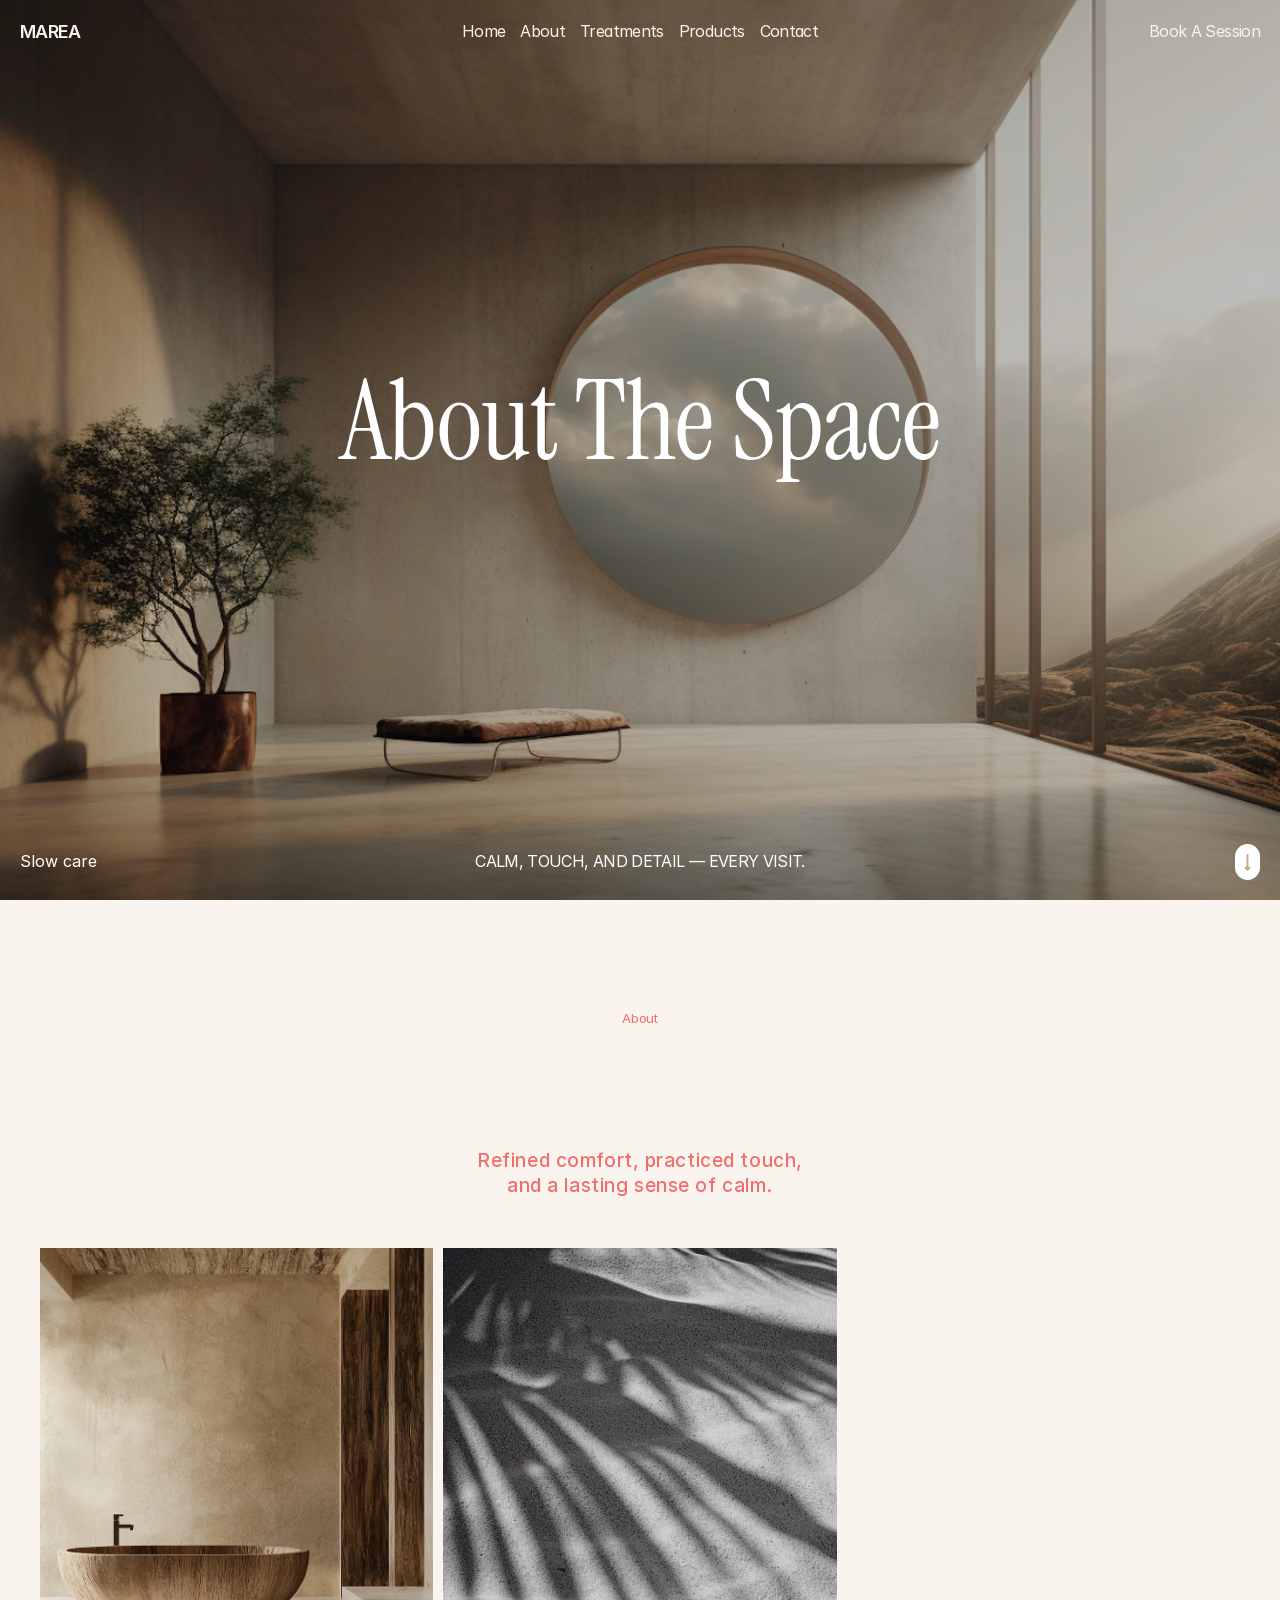
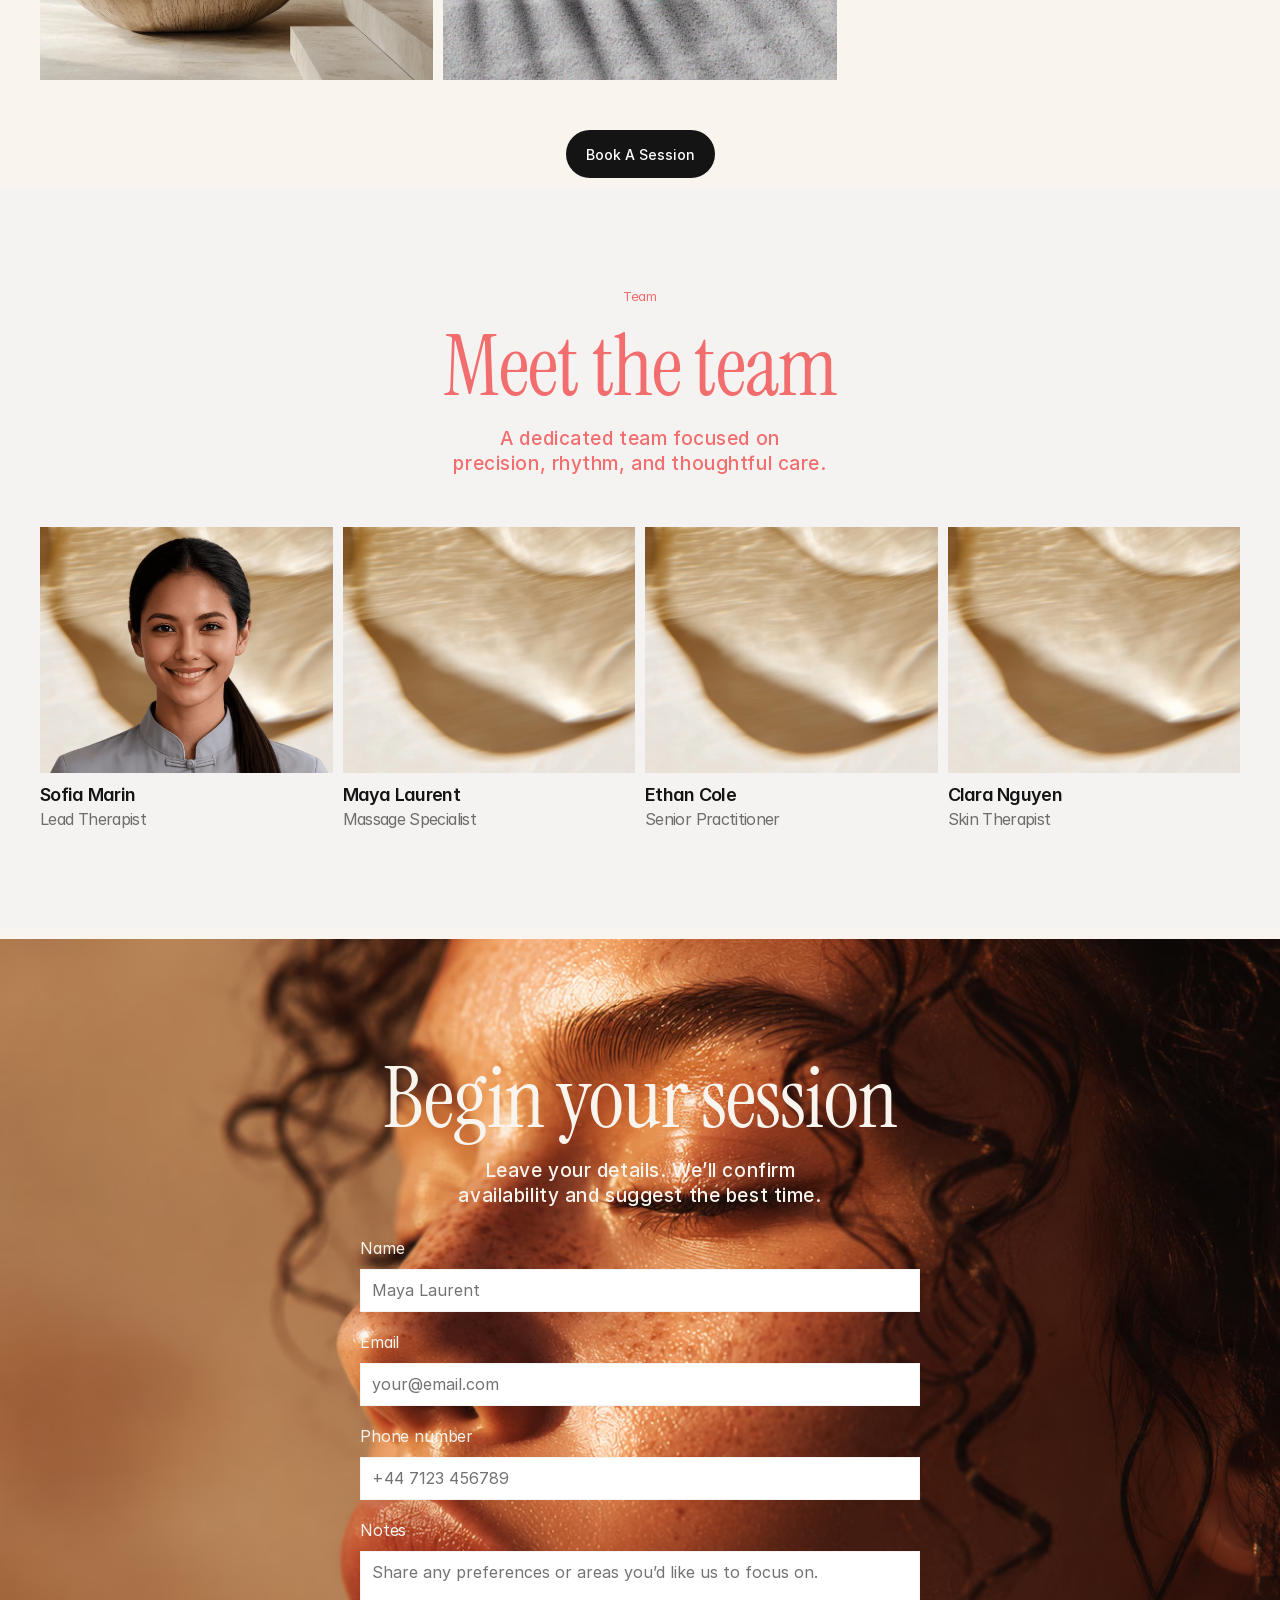
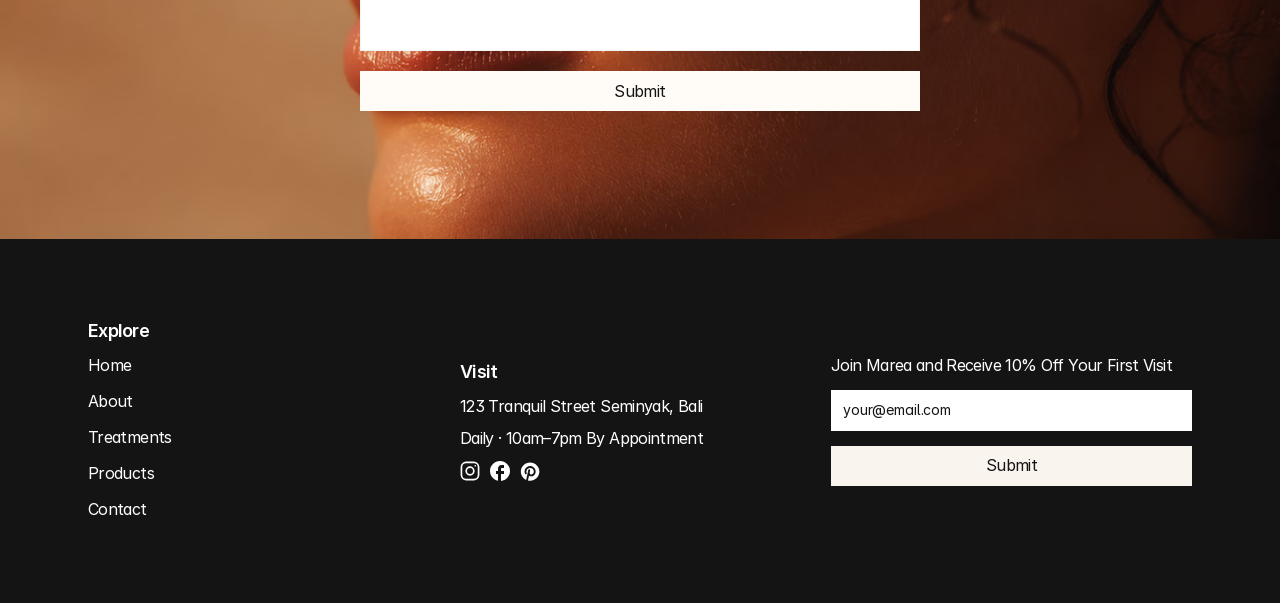
<file: about/index.html>
<!DOCTYPE html>
<html data-redirect-timezone="1" lang="en"><head><script>try { history.replaceState(null, '', '/about'); } catch(e) {}</script>
<meta charset="utf-8"/>

<!-- Start of headStart -->
<!-- End of headStart -->
<meta content="width=device-width" name="viewport"/>
<meta content="Framer eaac66a" name="generator"/>
<title>About Marea — Our Philosophy &amp; the Space</title>
<meta content="Discover the story behind Marea — a carefully designed space where elite care feels natural, effortless, and deeply personal." name="description"/>
<meta content="https://framerusercontent.com/sites/3J3OdVOGgDXqRMRztFArmn/searchIndex-d5LicPdlJOqy.json" name="framer-search-index"/>
<meta content="https://framerusercontent.com/sites/3J3OdVOGgDXqRMRztFArmn/searchIndex-IzCZG15E6cBq.json" name="framer-search-index-fallback"/>
<link href="/assets/1MS6xLYZa9DVCliDNcdnEzTko_a96ee30b.png" media="(prefers-color-scheme: light)" rel="icon"/>
<link href="/assets/1MS6xLYZa9DVCliDNcdnEzTko_a96ee30b.png" media="(prefers-color-scheme: dark)" rel="icon"/>
<link href="/assets/27mOMzFLDMWO9uwwSoSmojp6EE_b79f5dcb.png" rel="apple-touch-icon"/>
<!-- Open Graph / Facebook -->
<meta content="website" property="og:type"/>
<meta content="About Marea — Our Philosophy &amp; the Space" property="og:title"/>
<meta content="Discover the story behind Marea — a carefully designed space where elite care feels natural, effortless, and deeply personal." property="og:description"/>
<meta content="/assets/7VNGjwEUGm2JxCnRXpu5Hy9Vb8_e3caec4d.jpg" property="og:image"/>
<!-- Twitter -->
<meta content="summary_large_image" name="twitter:card"/>
<meta content="About Marea — Our Philosophy &amp; the Space" name="twitter:title"/>
<meta content="Discover the story behind Marea — a carefully designed space where elite care feels natural, effortless, and deeply personal." name="twitter:description"/>
<meta content="/assets/7VNGjwEUGm2JxCnRXpu5Hy9Vb8_e3caec4d.jpg" name="twitter:image"/>
<style data-framer-font-css="">/* cyrillic-ext */
@font-face {
  font-family: 'Fragment Mono';
  font-style: normal;
  font-weight: 400;
  src: url(https://fonts.gstatic.com/s/fragmentmono/v6/4iCr6K5wfMRRjxp0DA6-2CLnB45HhrUI.woff2) format('woff2');
  unicode-range: U+0460-052F, U+1C80-1C8A, U+20B4, U+2DE0-2DFF, U+A640-A69F, U+FE2E-FE2F;
}
/* latin-ext */
@font-face {
  font-family: 'Fragment Mono';
  font-style: normal;
  font-weight: 400;
  src: url(https://fonts.gstatic.com/s/fragmentmono/v6/4iCr6K5wfMRRjxp0DA6-2CLnB41HhrUI.woff2) format('woff2');
  unicode-range: U+0100-02BA, U+02BD-02C5, U+02C7-02CC, U+02CE-02D7, U+02DD-02FF, U+0304, U+0308, U+0329, U+1D00-1DBF, U+1E00-1E9F, U+1EF2-1EFF, U+2020, U+20A0-20AB, U+20AD-20C0, U+2113, U+2C60-2C7F, U+A720-A7FF;
}
/* latin */
@font-face {
  font-family: 'Fragment Mono';
  font-style: normal;
  font-weight: 400;
  src: url(https://fonts.gstatic.com/s/fragmentmono/v6/4iCr6K5wfMRRjxp0DA6-2CLnB4NHhg.woff2) format('woff2');
  unicode-range: U+0000-00FF, U+0131, U+0152-0153, U+02BB-02BC, U+02C6, U+02DA, U+02DC, U+0304, U+0308, U+0329, U+2000-206F, U+20AC, U+2122, U+2191, U+2193, U+2212, U+2215, U+FEFF, U+FFFD;
}

@font-face { font-family: "Instrument Serif"; src: url("/assets/jizBRFtNs2ka5fXjeivQ4LroWlx-2zcZ_85c697f4.woff2"); font-display: swap; font-style: normal; font-weight: 400 }
@font-face { font-family: "Instrument Serif"; src: url("https://fonts.gstatic.com/s/instrumentserif/v5/jizHRFtNs2ka5fXjeivQ4LroWlx-6zATjnTNgNq55w.woff2"); font-display: swap; font-style: italic; font-weight: 400 }
@font-face { font-family: "Inter"; src: url("https://framerusercontent.com/assets/5vvr9Vy74if2I6bQbJvbw7SY1pQ.woff2"); font-display: swap; font-style: normal; font-weight: 400; unicode-range: U+0460-052F, U+1C80-1C88, U+20B4, U+2DE0-2DFF, U+A640-A69F, U+FE2E-FE2F }
@font-face { font-family: "Inter"; src: url("https://framerusercontent.com/assets/EOr0mi4hNtlgWNn9if640EZzXCo.woff2"); font-display: swap; font-style: normal; font-weight: 400; unicode-range: U+0301, U+0400-045F, U+0490-0491, U+04B0-04B1, U+2116 }
@font-face { font-family: "Inter"; src: url("https://framerusercontent.com/assets/Y9k9QrlZAqio88Klkmbd8VoMQc.woff2"); font-display: swap; font-style: normal; font-weight: 400; unicode-range: U+1F00-1FFF }
@font-face { font-family: "Inter"; src: url("https://framerusercontent.com/assets/OYrD2tBIBPvoJXiIHnLoOXnY9M.woff2"); font-display: swap; font-style: normal; font-weight: 400; unicode-range: U+0370-03FF }
@font-face { font-family: "Inter"; src: url("https://framerusercontent.com/assets/JeYwfuaPfZHQhEG8U5gtPDZ7WQ.woff2"); font-display: swap; font-style: normal; font-weight: 400; unicode-range: U+0100-024F, U+0259, U+1E00-1EFF, U+2020, U+20A0-20AB, U+20AD-20CF, U+2113, U+2C60-2C7F, U+A720-A7FF }
@font-face { font-family: "Inter"; src: url("/assets/GrgcKwrN6d3Uz8EwcLHZxwEfC4_d2835f64.woff2"); font-display: swap; font-style: normal; font-weight: 400; unicode-range: U+0000-00FF, U+0131, U+0152-0153, U+02BB-02BC, U+02C6, U+02DA, U+02DC, U+2000-206F, U+2070, U+2074-207E, U+2080-208E, U+20AC, U+2122, U+2191, U+2193, U+2212, U+2215, U+FEFF, U+FFFD }
@font-face { font-family: "Inter"; src: url("https://framerusercontent.com/assets/b6Y37FthZeALduNqHicBT6FutY.woff2"); font-display: swap; font-style: normal; font-weight: 400; unicode-range: U+0102-0103, U+0110-0111, U+0128-0129, U+0168-0169, U+01A0-01A1, U+01AF-01B0, U+1EA0-1EF9, U+20AB }
@font-face { font-family: "Inter"; src: url("https://framerusercontent.com/assets/5A3Ce6C9YYmCjpQx9M4inSaKU.woff2"); font-display: swap; font-style: normal; font-weight: 500; unicode-range: U+0460-052F, U+1C80-1C88, U+20B4, U+2DE0-2DFF, U+A640-A69F, U+FE2E-FE2F }
@font-face { font-family: "Inter"; src: url("https://framerusercontent.com/assets/Qx95Xyt0Ka3SGhinnbXIGpEIyP4.woff2"); font-display: swap; font-style: normal; font-weight: 500; unicode-range: U+0301, U+0400-045F, U+0490-0491, U+04B0-04B1, U+2116 }
@font-face { font-family: "Inter"; src: url("https://framerusercontent.com/assets/6mJuEAguuIuMog10gGvH5d3cl8.woff2"); font-display: swap; font-style: normal; font-weight: 500; unicode-range: U+1F00-1FFF }
@font-face { font-family: "Inter"; src: url("https://framerusercontent.com/assets/xYYWaj7wCU5zSQH0eXvSaS19wo.woff2"); font-display: swap; font-style: normal; font-weight: 500; unicode-range: U+0370-03FF }
@font-face { font-family: "Inter"; src: url("https://framerusercontent.com/assets/otTaNuNpVK4RbdlT7zDDdKvQBA.woff2"); font-display: swap; font-style: normal; font-weight: 500; unicode-range: U+0100-024F, U+0259, U+1E00-1EFF, U+2020, U+20A0-20AB, U+20AD-20CF, U+2113, U+2C60-2C7F, U+A720-A7FF }
@font-face { font-family: "Inter"; src: url("/assets/UjlFhCnUjxhNfep4oYBPqnEssyo_2ba1c0d5.woff2"); font-display: swap; font-style: normal; font-weight: 500; unicode-range: U+0000-00FF, U+0131, U+0152-0153, U+02BB-02BC, U+02C6, U+02DA, U+02DC, U+2000-206F, U+2070, U+2074-207E, U+2080-208E, U+20AC, U+2122, U+2191, U+2193, U+2212, U+2215, U+FEFF, U+FFFD }
@font-face { font-family: "Inter"; src: url("https://framerusercontent.com/assets/DolVirEGb34pEXEp8t8FQBSK4.woff2"); font-display: swap; font-style: normal; font-weight: 500; unicode-range: U+0102-0103, U+0110-0111, U+0128-0129, U+0168-0169, U+01A0-01A1, U+01AF-01B0, U+1EA0-1EF9, U+20AB }
@font-face { font-family: "Inter"; src: url("https://framerusercontent.com/assets/DpPBYI0sL4fYLgAkX8KXOPVt7c.woff2"); font-display: swap; font-style: normal; font-weight: 700; unicode-range: U+0460-052F, U+1C80-1C88, U+20B4, U+2DE0-2DFF, U+A640-A69F, U+FE2E-FE2F }
@font-face { font-family: "Inter"; src: url("https://framerusercontent.com/assets/4RAEQdEOrcnDkhHiiCbJOw92Lk.woff2"); font-display: swap; font-style: normal; font-weight: 700; unicode-range: U+0301, U+0400-045F, U+0490-0491, U+04B0-04B1, U+2116 }
@font-face { font-family: "Inter"; src: url("https://framerusercontent.com/assets/1K3W8DizY3v4emK8Mb08YHxTbs.woff2"); font-display: swap; font-style: normal; font-weight: 700; unicode-range: U+1F00-1FFF }
@font-face { font-family: "Inter"; src: url("https://framerusercontent.com/assets/tUSCtfYVM1I1IchuyCwz9gDdQ.woff2"); font-display: swap; font-style: normal; font-weight: 700; unicode-range: U+0370-03FF }
@font-face { font-family: "Inter"; src: url("https://framerusercontent.com/assets/VgYFWiwsAC5OYxAycRXXvhze58.woff2"); font-display: swap; font-style: normal; font-weight: 700; unicode-range: U+0100-024F, U+0259, U+1E00-1EFF, U+2020, U+20A0-20AB, U+20AD-20CF, U+2113, U+2C60-2C7F, U+A720-A7FF }
@font-face { font-family: "Inter"; src: url("https://framerusercontent.com/assets/syRNPWzAMIrcJ3wIlPIP43KjQs.woff2"); font-display: swap; font-style: normal; font-weight: 700; unicode-range: U+0000-00FF, U+0131, U+0152-0153, U+02BB-02BC, U+02C6, U+02DA, U+02DC, U+2000-206F, U+2070, U+2074-207E, U+2080-208E, U+20AC, U+2122, U+2191, U+2193, U+2212, U+2215, U+FEFF, U+FFFD }
@font-face { font-family: "Inter"; src: url("https://framerusercontent.com/assets/GIryZETIX4IFypco5pYZONKhJIo.woff2"); font-display: swap; font-style: normal; font-weight: 700; unicode-range: U+0102-0103, U+0110-0111, U+0128-0129, U+0168-0169, U+01A0-01A1, U+01AF-01B0, U+1EA0-1EF9, U+20AB }
@font-face { font-family: "Inter"; src: url("https://framerusercontent.com/assets/H89BbHkbHDzlxZzxi8uPzTsp90.woff2"); font-display: swap; font-style: italic; font-weight: 700; unicode-range: U+0460-052F, U+1C80-1C88, U+20B4, U+2DE0-2DFF, U+A640-A69F, U+FE2E-FE2F }
@font-face { font-family: "Inter"; src: url("https://framerusercontent.com/assets/u6gJwDuwB143kpNK1T1MDKDWkMc.woff2"); font-display: swap; font-style: italic; font-weight: 700; unicode-range: U+0301, U+0400-045F, U+0490-0491, U+04B0-04B1, U+2116 }
@font-face { font-family: "Inter"; src: url("https://framerusercontent.com/assets/43sJ6MfOPh1LCJt46OvyDuSbA6o.woff2"); font-display: swap; font-style: italic; font-weight: 700; unicode-range: U+1F00-1FFF }
@font-face { font-family: "Inter"; src: url("https://framerusercontent.com/assets/wccHG0r4gBDAIRhfHiOlq6oEkqw.woff2"); font-display: swap; font-style: italic; font-weight: 700; unicode-range: U+0370-03FF }
@font-face { font-family: "Inter"; src: url("https://framerusercontent.com/assets/WZ367JPwf9bRW6LdTHN8rXgSjw.woff2"); font-display: swap; font-style: italic; font-weight: 700; unicode-range: U+0100-024F, U+0259, U+1E00-1EFF, U+2020, U+20A0-20AB, U+20AD-20CF, U+2113, U+2C60-2C7F, U+A720-A7FF }
@font-face { font-family: "Inter"; src: url("https://framerusercontent.com/assets/ia3uin3hQWqDrVloC1zEtYHWw.woff2"); font-display: swap; font-style: italic; font-weight: 700; unicode-range: U+0000-00FF, U+0131, U+0152-0153, U+02BB-02BC, U+02C6, U+02DA, U+02DC, U+2000-206F, U+2070, U+2074-207E, U+2080-208E, U+20AC, U+2122, U+2191, U+2193, U+2212, U+2215, U+FEFF, U+FFFD }
@font-face { font-family: "Inter"; src: url("https://framerusercontent.com/assets/2A4Xx7CngadFGlVV4xrO06OBHY.woff2"); font-display: swap; font-style: italic; font-weight: 700; unicode-range: U+0102-0103, U+0110-0111, U+0128-0129, U+0168-0169, U+01A0-01A1, U+01AF-01B0, U+1EA0-1EF9, U+20AB }
@font-face { font-family: "Inter"; src: url("https://framerusercontent.com/assets/CfMzU8w2e7tHgF4T4rATMPuWosA.woff2"); font-display: swap; font-style: italic; font-weight: 400; unicode-range: U+0460-052F, U+1C80-1C88, U+20B4, U+2DE0-2DFF, U+A640-A69F, U+FE2E-FE2F }
@font-face { font-family: "Inter"; src: url("https://framerusercontent.com/assets/867QObYax8ANsfX4TGEVU9YiCM.woff2"); font-display: swap; font-style: italic; font-weight: 400; unicode-range: U+0301, U+0400-045F, U+0490-0491, U+04B0-04B1, U+2116 }
@font-face { font-family: "Inter"; src: url("https://framerusercontent.com/assets/Oyn2ZbENFdnW7mt2Lzjk1h9Zb9k.woff2"); font-display: swap; font-style: italic; font-weight: 400; unicode-range: U+1F00-1FFF }
@font-face { font-family: "Inter"; src: url("https://framerusercontent.com/assets/cdAe8hgZ1cMyLu9g005pAW3xMo.woff2"); font-display: swap; font-style: italic; font-weight: 400; unicode-range: U+0370-03FF }
@font-face { font-family: "Inter"; src: url("https://framerusercontent.com/assets/DOfvtmE1UplCq161m6Hj8CSQYg.woff2"); font-display: swap; font-style: italic; font-weight: 400; unicode-range: U+0100-024F, U+0259, U+1E00-1EFF, U+2020, U+20A0-20AB, U+20AD-20CF, U+2113, U+2C60-2C7F, U+A720-A7FF }
@font-face { font-family: "Inter"; src: url("https://framerusercontent.com/assets/pKRFNWFoZl77qYCAIp84lN1h944.woff2"); font-display: swap; font-style: italic; font-weight: 400; unicode-range: U+0000-00FF, U+0131, U+0152-0153, U+02BB-02BC, U+02C6, U+02DA, U+02DC, U+2000-206F, U+2070, U+2074-207E, U+2080-208E, U+20AC, U+2122, U+2191, U+2193, U+2212, U+2215, U+FEFF, U+FFFD }
@font-face { font-family: "Inter"; src: url("https://framerusercontent.com/assets/tKtBcDnBMevsEEJKdNGhhkLzYo.woff2"); font-display: swap; font-style: italic; font-weight: 400; unicode-range: U+0102-0103, U+0110-0111, U+0128-0129, U+0168-0169, U+01A0-01A1, U+01AF-01B0, U+1EA0-1EF9, U+20AB }
@font-face { font-family: "Inter"; src: url("https://framerusercontent.com/assets/hyOgCu0Xnghbimh0pE8QTvtt2AU.woff2"); font-display: swap; font-style: normal; font-weight: 600; unicode-range: U+0460-052F, U+1C80-1C88, U+20B4, U+2DE0-2DFF, U+A640-A69F, U+FE2E-FE2F }
@font-face { font-family: "Inter"; src: url("https://framerusercontent.com/assets/NeGmSOXrPBfEFIy5YZeHq17LEDA.woff2"); font-display: swap; font-style: normal; font-weight: 600; unicode-range: U+0301, U+0400-045F, U+0490-0491, U+04B0-04B1, U+2116 }
@font-face { font-family: "Inter"; src: url("https://framerusercontent.com/assets/oYaAX5himiTPYuN8vLWnqBbfD2s.woff2"); font-display: swap; font-style: normal; font-weight: 600; unicode-range: U+1F00-1FFF }
@font-face { font-family: "Inter"; src: url("https://framerusercontent.com/assets/lEJLP4R0yuCaMCjSXYHtJw72M.woff2"); font-display: swap; font-style: normal; font-weight: 600; unicode-range: U+0370-03FF }
@font-face { font-family: "Inter"; src: url("https://framerusercontent.com/assets/cRJyLNuTJR5jbyKzGi33wU9cqIQ.woff2"); font-display: swap; font-style: normal; font-weight: 600; unicode-range: U+0100-024F, U+0259, U+1E00-1EFF, U+2020, U+20A0-20AB, U+20AD-20CF, U+2113, U+2C60-2C7F, U+A720-A7FF }
@font-face { font-family: "Inter"; src: url("/assets/yDtI2UI8XcEg1W2je9XPN3Noo_a113a1cb.woff2"); font-display: swap; font-style: normal; font-weight: 600; unicode-range: U+0000-00FF, U+0131, U+0152-0153, U+02BB-02BC, U+02C6, U+02DA, U+02DC, U+2000-206F, U+2070, U+2074-207E, U+2080-208E, U+20AC, U+2122, U+2191, U+2193, U+2212, U+2215, U+FEFF, U+FFFD }
@font-face { font-family: "Inter"; src: url("https://framerusercontent.com/assets/A0Wcc7NgXMjUuFdquHDrIZpzZw0.woff2"); font-display: swap; font-style: normal; font-weight: 600; unicode-range: U+0102-0103, U+0110-0111, U+0128-0129, U+0168-0169, U+01A0-01A1, U+01AF-01B0, U+1EA0-1EF9, U+20AB }
@font-face { font-family: "Inter"; src: url("https://framerusercontent.com/assets/vxBnBhH8768IFAXAb4Qf6wQHKs.woff2"); font-display: swap; font-style: italic; font-weight: 600; unicode-range: U+0460-052F, U+1C80-1C88, U+20B4, U+2DE0-2DFF, U+A640-A69F, U+FE2E-FE2F }
@font-face { font-family: "Inter"; src: url("https://framerusercontent.com/assets/zSsEuoJdh8mcFVk976C05ZfQr8.woff2"); font-display: swap; font-style: italic; font-weight: 600; unicode-range: U+0301, U+0400-045F, U+0490-0491, U+04B0-04B1, U+2116 }
@font-face { font-family: "Inter"; src: url("https://framerusercontent.com/assets/b8ezwLrN7h2AUoPEENcsTMVJ0.woff2"); font-display: swap; font-style: italic; font-weight: 600; unicode-range: U+1F00-1FFF }
@font-face { font-family: "Inter"; src: url("https://framerusercontent.com/assets/mvNEIBLyHbscgHtwfsByjXUz3XY.woff2"); font-display: swap; font-style: italic; font-weight: 600; unicode-range: U+0370-03FF }
@font-face { font-family: "Inter"; src: url("https://framerusercontent.com/assets/6FI2EneKzM3qBy5foOZXey7coCA.woff2"); font-display: swap; font-style: italic; font-weight: 600; unicode-range: U+0100-024F, U+0259, U+1E00-1EFF, U+2020, U+20A0-20AB, U+20AD-20CF, U+2113, U+2C60-2C7F, U+A720-A7FF }
@font-face { font-family: "Inter"; src: url("https://framerusercontent.com/assets/fuyXZpVvOjq8NesCOfgirHCWyg.woff2"); font-display: swap; font-style: italic; font-weight: 600; unicode-range: U+0000-00FF, U+0131, U+0152-0153, U+02BB-02BC, U+02C6, U+02DA, U+02DC, U+2000-206F, U+2070, U+2074-207E, U+2080-208E, U+20AC, U+2122, U+2191, U+2193, U+2212, U+2215, U+FEFF, U+FFFD }
@font-face { font-family: "Inter"; src: url("https://framerusercontent.com/assets/NHHeAKJVP0ZWHk5YZnQQChIsBM.woff2"); font-display: swap; font-style: italic; font-weight: 600; unicode-range: U+0102-0103, U+0110-0111, U+0128-0129, U+0168-0169, U+01A0-01A1, U+01AF-01B0, U+1EA0-1EF9, U+20AB }
@font-face { font-family: "Inter"; src: url("https://framerusercontent.com/assets/khkJkwSL66WFg8SX6Wa726c.woff2"); font-display: swap; font-style: italic; font-weight: 500; unicode-range: U+0460-052F, U+1C80-1C88, U+20B4, U+2DE0-2DFF, U+A640-A69F, U+FE2E-FE2F }
@font-face { font-family: "Inter"; src: url("https://framerusercontent.com/assets/0E7IMbDzcGABpBwwqNEt60wU0w.woff2"); font-display: swap; font-style: italic; font-weight: 500; unicode-range: U+0301, U+0400-045F, U+0490-0491, U+04B0-04B1, U+2116 }
@font-face { font-family: "Inter"; src: url("https://framerusercontent.com/assets/NTJ0nQgIF0gcDelS14zQ9NR9Q.woff2"); font-display: swap; font-style: italic; font-weight: 500; unicode-range: U+1F00-1FFF }
@font-face { font-family: "Inter"; src: url("https://framerusercontent.com/assets/QrcNhgEPfRl0LS8qz5Ln8olanl8.woff2"); font-display: swap; font-style: italic; font-weight: 500; unicode-range: U+0370-03FF }
@font-face { font-family: "Inter"; src: url("https://framerusercontent.com/assets/JEXmejW8mXOYMtt0hyRg811kHac.woff2"); font-display: swap; font-style: italic; font-weight: 500; unicode-range: U+0100-024F, U+0259, U+1E00-1EFF, U+2020, U+20A0-20AB, U+20AD-20CF, U+2113, U+2C60-2C7F, U+A720-A7FF }
@font-face { font-family: "Inter"; src: url("https://framerusercontent.com/assets/Bo5CNzBv77CafbxOtKIkpw9egw.woff2"); font-display: swap; font-style: italic; font-weight: 500; unicode-range: U+0000-00FF, U+0131, U+0152-0153, U+02BB-02BC, U+02C6, U+02DA, U+02DC, U+2000-206F, U+2070, U+2074-207E, U+2080-208E, U+20AC, U+2122, U+2191, U+2193, U+2212, U+2215, U+FEFF, U+FFFD }
@font-face { font-family: "Inter"; src: url("https://framerusercontent.com/assets/uy9s0iWuxiNnVt8EpTI3gzohpwo.woff2"); font-display: swap; font-style: italic; font-weight: 500; unicode-range: U+0102-0103, U+0110-0111, U+0128-0129, U+0168-0169, U+01A0-01A1, U+01AF-01B0, U+1EA0-1EF9, U+20AB }
@font-face { font-family: "Instrument Serif Placeholder"; src: local("Times New Roman"); ascent-override: 117.87%; descent-override: 36.91%; line-gap-override: 0.00%; size-adjust: 83.99% }
@font-face { font-family: "Inter Placeholder"; src: local("Arial"); ascent-override: 89.79%; descent-override: 22.36%; line-gap-override: 0.00%; size-adjust: 107.89% }</style>
<link crossorigin="" href="https://fonts.gstatic.com" rel="preconnect"/>
<link crossorigin="" href="https://fonts.gstatic.com" rel="preconnect"/>
<meta content="max-image-preview:large" name="robots"/><link href="https://mareaspa.framer.website/about" rel="canonical"/><meta content="https://mareaspa.framer.website/about" property="og:url"/><style data-framer-components="framer-lib-cursors-host framer-f8h9i PropertyOverrides framer-XwPRL framer-BTgkk framer-lib-combinedCSSRules framer-BmKxO framer-bRC1t framer-4z834 framer-4QtSM framer-XM2tU framer-LflP2 framer-44uix framer-lib-form-plain-text-input framer-pXztS framer-2b7li framer-mydga framer-0ZvIN framer-DZ0DX" data-framer-css-ssr-minified="">html,body,#main{box-sizing:border-box;margin:0;padding:0}:root{-webkit-font-smoothing:antialiased;-moz-osx-font-smoothing:grayscale}*{box-sizing:border-box;-webkit-font-smoothing:inherit}h1,h2,h3,h4,h5,h6,p,figure{margin:0}body,input,textarea,select,button{font-family:sans-serif;font-size:12px}body{--token-8486232b-a814-491a-90b1-ad5005a51016:#f9f4ee;--token-aebc5b67-9e4a-4fa3-9430-06f382c35fdc:#141414;--token-d1c2de56-f8d6-479b-bd7a-af206c9aa948:#c2ac88;--token-1c365b7c-541e-401d-925b-ebb6b0d9d67b:#d9d0c1;--token-90813e6b-1df3-4740-8680-95a47b2682fc:#fffcf7;--token-84ccb127-878a-4381-9ac1-e8c1e0b25fa0:#fff;--token-b1092288-7b78-46a0-b9e4-7087bec579de:#f26d6d}@supports (z-index:calc(infinity)){#__framer-badge-container{--infinity:infinity}}#__framer-badge-container{pointer-events:none;width:100%;z-index:calc(var(--infinity,2147480000));justify-content:flex-end;padding:20px;display:flex;position:fixed;bottom:0}@supports (background:-webkit-named-image(i)) and (not (grid-template-rows:subgrid)){body{--framer-will-change-override:transform}}@supports (background:-webkit-named-image(i)) and (not (position-area:top right)){body{--framer-will-change-filter-override:filter}}[data-framer-component-type=Text] div div span,[data-framer-component-type=Text] a div span,[data-framer-component-type=Text] span span span,[data-framer-component-type=Text] p span span,[data-framer-component-type=Text] h1 span span,[data-framer-component-type=Text] h2 span span,[data-framer-component-type=Text] h3 span span,[data-framer-component-type=Text] h4 span span,[data-framer-component-type=Text] h5 span span,[data-framer-component-type=Text] h6 span span,[data-framer-component-type=Text] a{font-family:var(--font-family);font-style:var(--font-style);font-weight:min(calc(var(--framer-font-weight-increase,0) + var(--font-weight,400)),900);color:var(--text-color);letter-spacing:var(--letter-spacing);font-size:var(--font-size);text-transform:var(--text-transform);--text-decoration:var(--framer-text-decoration-style,solid)var(--framer-text-decoration,none)var(--framer-text-decoration-color,currentcolor)var(--framer-text-decoration-thickness,auto);--text-decoration-skip-ink:var(--framer-text-decoration-skip-ink);--text-underline-offset:var(--framer-text-decoration-offset);line-height:var(--line-height);--font-family:var(--framer-font-family);--font-style:var(--framer-font-style);--font-weight:var(--framer-font-weight);--text-color:var(--framer-text-color);--letter-spacing:var(--framer-letter-spacing);--font-size:var(--framer-font-size);--text-transform:var(--framer-text-transform);--line-height:var(--framer-line-height)}@supports not (color:color(display-p3 1 1 1)){p.framer-text,div.framer-text,h1.framer-text,h2.framer-text,h3.framer-text,h4.framer-text,h5.framer-text,h6.framer-text,li.framer-text,ol.framer-text,ul.framer-text,span.framer-text:not([data-text-fill]){color:var(--framer-blockquote-text-color-rgb,var(--framer-blockquote-text-color,var(--framer-text-color-rgb,var(--framer-text-color,#000))));-webkit-text-stroke-color:var(--framer-text-stroke-color-rgb,var(--framer-text-stroke-color,initial))}mark.framer-text{background-color:var(--framer-blockquote-text-background-color-rgb,var(--framer-blockquote-text-background-color,var(--framer-text-background-color-rgb,var(--framer-text-background-color,initial))))}}@supports not (color:color(display-p3 1 1 1)){code.framer-text,code.framer-text span.framer-text:not([data-text-fill]){color:var(--framer-blockquote-text-color-rgb,var(--framer-blockquote-text-color,var(--framer-code-text-color-rgb,var(--framer-code-text-color,var(--framer-text-color-rgb,var(--framer-text-color,#000))))))}}@supports not (color:color(display-p3 1 1 1)){a.framer-text,span.framer-text[data-nested-link]{color:var(--framer-blockquote-text-color-rgb,var(--framer-blockquote-text-color,var(--framer-link-text-color-rgb,var(--framer-link-text-color,var(--framer-text-color-rgb,var(--framer-text-color,#000))))));background-color:var(--framer-link-text-background-color-rgb,var(--framer-link-text-background-color,initial));-webkit-text-decoration-color:var(--framer-link-text-decoration-color-rgb,var(--framer-link-text-decoration-color,var(--framer-text-decoration-color-rgb,var(--framer-text-decoration-color,currentcolor))));text-decoration-color:var(--framer-link-text-decoration-color-rgb,var(--framer-link-text-decoration-color,var(--framer-text-decoration-color-rgb,var(--framer-text-decoration-color,currentcolor))))}}@supports not (color:color(display-p3 1 1 1)){code.framer-text a.framer-text,code.framer-text a.framer-text span.framer-text:not([data-text-fill]),code.framer-text span.framer-text[data-nested-link],code.framer-text span.framer-text[data-nested-link] span.framer-text:not([data-text-fill]){color:var(--framer-blockquote-text-color-rgb,var(--framer-blockquote-text-color,var(--framer-link-text-color-rgb,var(--framer-link-text-color,var(--framer-code-text-color-rgb,var(--framer-code-text-color,var(--framer-text-color-rgb,var(--framer-text-color,#000))))))))}}@supports not (color:color(display-p3 1 1 1)){a.framer-text:hover,span.framer-text[data-nested-link]:hover{color:var(--framer-link-hover-text-color-rgb,var(--framer-link-hover-text-color,var(--framer-blockquote-text-color-rgb,var(--framer-blockquote-text-color,var(--framer-link-text-color-rgb,var(--framer-link-text-color,var(--framer-text-color-rgb,var(--framer-text-color,#000))))))));background-color:var(--framer-link-hover-text-background-color-rgb,var(--framer-link-hover-text-background-color,var(--framer-link-text-background-color-rgb,var(--framer-link-text-background-color,var(--framer-text-background-color-rgb,var(--framer-text-background-color,initial))))));-webkit-text-decoration-color:var(--framer-link-hover-text-decoration-color-rgb,var(--framer-link-hover-text-decoration-color,var(--framer-link-text-decoration-color-rgb,var(--framer-link-text-decoration-color,var(--framer-text-decoration-color-rgb,var(--framer-text-decoration-color,currentcolor))))));text-decoration-color:var(--framer-link-hover-text-decoration-color-rgb,var(--framer-link-hover-text-decoration-color,var(--framer-link-text-decoration-color-rgb,var(--framer-link-text-decoration-color,var(--framer-text-decoration-color-rgb,var(--framer-text-decoration-color,currentcolor))))))}}@supports not (color:color(display-p3 1 1 1)){code.framer-text a.framer-text:hover,code.framer-text span.framer-text[data-nested-link]:hover{color:var(--framer-link-hover-text-color-rgb,var(--framer-link-hover-text-color,var(--framer-blockquote-text-color-rgb,var(--framer-blockquote-text-color,var(--framer-link-text-color-rgb,var(--framer-link-text-color,var(--framer-code-text-color-rgb,var(--framer-code-text-color,var(--framer-text-color-rgb,var(--framer-text-color,#000))))))))))}}@supports not (color:color(display-p3 1 1 1)){a.framer-text[data-framer-page-link-current],span.framer-text[data-framer-page-link-current]{color:var(--framer-link-current-text-color-rgb,var(--framer-link-current-text-color,var(--framer-link-text-color-rgb,var(--framer-link-text-color,var(--framer-text-color-rgb,var(--framer-text-color,#000))))));background-color:var(--framer-link-current-text-background-color-rgb,var(--framer-link-current-text-background-color,var(--framer-link-text-background-color-rgb,var(--framer-link-text-background-color,var(--framer-text-background-color-rgb,var(--framer-text-background-color,initial))))));-webkit-text-decoration-color:var(--framer-link-current-text-decoration-color-rgb,var(--framer-link-current-text-decoration-color,var(--framer-link-text-decoration-color-rgb,var(--framer-link-text-decoration-color,var(--framer-text-decoration-color-rgb,var(--framer-text-decoration-color,currentcolor))))));text-decoration-color:var(--framer-link-current-text-decoration-color-rgb,var(--framer-link-current-text-decoration-color,var(--framer-link-text-decoration-color-rgb,var(--framer-link-text-decoration-color,var(--framer-text-decoration-color-rgb,var(--framer-text-decoration-color,currentcolor))))))}}@supports not (color:color(display-p3 1 1 1)){code.framer-text a.framer-text[data-framer-page-link-current],code.framer-text a.framer-text[data-framer-page-link-current] span.framer-text:not([data-text-fill]),code.framer-text span.framer-text[data-framer-page-link-current],code.framer-text span.framer-text[data-framer-page-link-current] span.framer-text:not([data-text-fill]){color:var(--framer-link-current-text-color-rgb,var(--framer-link-current-text-color,var(--framer-link-text-color-rgb,var(--framer-link-text-color,var(--framer-code-text-color-rgb,var(--framer-code-text-color,var(--framer-text-color-rgb,var(--framer-text-color,#000))))))));background-color:var(--framer-link-current-text-background-color-rgb,var(--framer-link-current-text-background-color,var(--framer-link-text-background-color-rgb,var(--framer-link-text-background-color,var(--framer-text-background-color-rgb,var(--framer-text-background-color,initial))))))}}@supports not (color:color(display-p3 1 1 1)){a.framer-text[data-framer-page-link-current]:hover,span.framer-text[data-framer-page-link-current]:hover{color:var(--framer-link-hover-text-color-rgb,var(--framer-link-hover-text-color,var(--framer-link-current-text-color-rgb,var(--framer-link-current-text-color,var(--framer-link-text-color-rgb,var(--framer-link-text-color,var(--framer-code-text-color-rgb,var(--framer-code-text-color,var(--framer-text-color-rgb,var(--framer-text-color,#000))))))))));background-color:var(--framer-link-hover-text-background-color-rgb,var(--framer-link-hover-text-background-color,var(--framer-link-current-text-background-color-rgb,var(--framer-link-current-text-background-color,var(--framer-link-text-background-color-rgb,var(--framer-link-text-background-color,initial))))));-webkit-text-decoration-color:var(--framer-link-hover-text-decoration-color-rgb,var(--framer-link-hover-text-decoration-color,var(--framer-link-current-text-decoration-color-rgb,var(--framer-link-current-text-decoration-color,var(--framer-link-text-decoration-color-rgb,var(--framer-link-text-decoration-color,var(--framer-text-decoration-color-rgb,var(--framer-text-decoration-color,currentcolor))))))));text-decoration-color:var(--framer-link-hover-text-decoration-color-rgb,var(--framer-link-hover-text-decoration-color,var(--framer-link-current-text-decoration-color-rgb,var(--framer-link-current-text-decoration-color,var(--framer-link-text-decoration-color-rgb,var(--framer-link-text-decoration-color,var(--framer-text-decoration-color-rgb,var(--framer-text-decoration-color,currentcolor))))))))}}@supports not (color:color(display-p3 1 1 1)){code.framer-text a.framer-text[data-framer-page-link-current]:hover,code.framer-text a.framer-text[data-framer-page-link-current]:hover span.framer-text:not([data-text-fill]),code.framer-text span.framer-text[data-framer-page-link-current]:hover,code.framer-text span.framer-text[data-framer-page-link-current]:hover span.framer-text:not([data-text-fill]){color:var(--framer-link-hover-text-color-rgb,var(--framer-link-hover-text-color,var(--framer-link-current-text-color-rgb,var(--framer-link-current-text-color,var(--framer-link-text-color-rgb,var(--framer-link-text-color,var(--framer-code-text-color-rgb,var(--framer-code-text-color,var(--framer-text-color-rgb,var(--framer-text-color,#000))))))))));background-color:var(--framer-link-hover-text-background-color-rgb,var(--framer-link-hover-text-background-color,var(--framer-link-current-text-background-color-rgb,var(--framer-link-current-text-background-color,var(--framer-link-text-background-color-rgb,var(--framer-link-text-background-color,initial))))))}}@supports not (overflow:clip){:root{--overflow-clip-fallback:hidden}}@supports (background:-webkit-named-image(i)) and (not (contain-intrinsic-size:inherit)){div.framer-text,p.framer-text,h1.framer-text,h2.framer-text,h3.framer-text,h4.framer-text,h5.framer-text,h6.framer-text,ol.framer-text,ul.framer-text,li.framer-text,blockquote.framer-text,.framer-text.framer-image{display:var(--text-truncation-display-inline-for-safari-16,revert)}div.framer-text:after,p.framer-text:after,h1.framer-text:after,h2.framer-text:after,h3.framer-text:after,h4.framer-text:after,h5.framer-text:after,h6.framer-text:after,ol.framer-text:after,ul.framer-text:after,li.framer-text:after,blockquote.framer-text:after,.framer-text.framer-image:after{content:var(--text-truncation-line-break-for-safari-16);white-space:pre}.framer-text.framer-text-module,.framer-text.framer-table-wrapper{display:var(--text-truncation-display-none-for-safari-16,revert)}p.framer-text[data-text-fill]{display:var(--text-truncation-display-inline-for-safari-16,inline-block)}}@supports (corner-shape:superellipse(2)){:root{--one-if-corner-shape-supported:1}}.framer-cursor-none,.framer-cursor-none *{cursor:none!important}.framer-pointer-events-none,.framer-pointer-events-none *{pointer-events:none!important}@supports (aspect-ratio:1){body{--framer-aspect-ratio-supported:auto}}.framer-f8h9i.framer-2wmknp,.framer-f8h9i .framer-2wmknp{display:block}.framer-f8h9i.framer-w50fq4{background-color:var(--token-8486232b-a814-491a-90b1-ad5005a51016,#fff);height:min-content;overflow:var(--overflow-clip-fallback,clip);flex-flow:column;place-content:center flex-start;align-items:center;gap:0;width:100%;padding:0;display:flex;position:relative}.framer-f8h9i .framer-1ya3zh0-container{height:auto;position:var(--framer-canvas-fixed-position,fixed);z-index:10;flex:none;order:-1000;width:100%;top:0;left:50%}.framer-f8h9i .framer-1bpdf6w{background:0 0;flex-grow:1;width:0;height:0;margin:0;position:relative}.framer-f8h9i .framer-m9bfln-container{flex:none;order:1002;width:100%;height:auto;position:relative}[data-layout-template=true]>#overlay{margin-bottom:0}.ssr-variant{display:contents}@supports (aspect-ratio:1){body{--framer-aspect-ratio-supported:auto}}.framer-XwPRL.framer-1nmyalk,.framer-XwPRL .framer-1nmyalk{display:block}.framer-XwPRL.framer-o5gjp4{height:min-content;overflow:var(--overflow-clip-fallback,clip);flex-flow:row;place-content:flex-start center;align-items:flex-start;gap:10px;width:1200px;padding:20px;display:flex;position:relative}.framer-XwPRL .framer-1p9f3i4{z-index:10;flex-flow:row;flex:1 0 0;place-content:center;align-items:center;gap:10px;width:1px;height:min-content;padding:0;display:flex;position:sticky;top:0;overflow:visible}.framer-XwPRL .framer-6k1f87{flex-flow:row;flex:1 0 0;place-content:center flex-start;align-items:center;gap:10px;width:1px;height:min-content;padding:0;display:flex;position:relative;overflow:visible}.framer-XwPRL .framer-c7ik1b-container,.framer-XwPRL .framer-17ln2q1-container,.framer-XwPRL .framer-1gtfzcu-container,.framer-XwPRL .framer-umf3te-container,.framer-XwPRL .framer-12ql8cr-container,.framer-XwPRL .framer-bc6tx-container,.framer-XwPRL .framer-1lbjxz4-container,.framer-XwPRL .framer-elvysz-container{flex:none;width:auto;height:auto;position:relative}.framer-XwPRL .framer-ga95vh{flex-flow:row;flex:1 0 0;place-content:flex-start center;align-items:flex-start;gap:15px;width:1px;height:min-content;padding:0;display:flex;position:relative;overflow:visible}.framer-XwPRL .framer-b1oxky{flex-flow:row;flex:1 0 0;place-content:center;align-items:center;gap:10px;width:1px;height:min-content;padding:0;display:flex;position:relative;overflow:visible}.framer-XwPRL .framer-2t5ejj{flex:1 0 0;align-self:stretch;width:1px;height:auto;position:relative;overflow:visible}.framer-XwPRL .framer-8l6zor{flex-flow:row;flex:1 0 0;place-content:center flex-end;align-items:center;gap:10px;width:1px;height:min-content;padding:0;display:flex;position:relative;overflow:visible}.framer-XwPRL.framer-v-16kmd0r.framer-o5gjp4{gap:unset;justify-content:space-between;width:810px}.framer-XwPRL.framer-v-16kmd0r .framer-1p9f3i4{gap:0}.framer-XwPRL.framer-v-16kmd0r .framer-b1oxky{justify-content:flex-end}.framer-XwPRL.framer-v-16kmd0r .framer-8l6zor,.framer-XwPRL.framer-v-gydv7l .framer-8l6zor{flex:none;width:min-content}.framer-XwPRL.framer-v-li2bby.framer-o5gjp4{cursor:pointer;width:390px}.framer-XwPRL.framer-v-li2bby .framer-1p9f3i4{order:0;gap:0}.framer-XwPRL.framer-v-li2bby .framer-b1oxky{order:1;justify-content:flex-start}.framer-XwPRL.framer-v-li2bby .framer-1lbjxz4-container{order:0}.framer-XwPRL.framer-v-li2bby .framer-2t5ejj{order:1}.framer-XwPRL.framer-v-li2bby .framer-8l6zor{order:2}.framer-XwPRL.framer-v-gydv7l.framer-o5gjp4{cursor:pointer;flex-direction:column;align-content:center;align-items:center;gap:70px;width:390px;padding:20px 0}.framer-XwPRL.framer-v-gydv7l .framer-1p9f3i4{flex-direction:column;flex:none;order:0;align-content:flex-start;align-items:flex-start;gap:50px;width:90%;padding:0 0 50px}.framer-XwPRL.framer-v-gydv7l .framer-ga95vh{flex-direction:column;flex:none;order:2;align-content:center;align-items:center;gap:20px;width:100%}.framer-XwPRL.framer-v-gydv7l .framer-b1oxky{gap:unset;flex:none;order:1;justify-content:space-between;width:100%}@supports (aspect-ratio:1){body{--framer-aspect-ratio-supported:auto}}.framer-BTgkk.framer-1dkxo9x,.framer-BTgkk .framer-1dkxo9x{display:block}.framer-BTgkk.framer-1xg15b9{flex-flow:row;place-content:center;align-items:center;gap:0;width:min-content;height:min-content;padding:0;display:flex;position:relative;overflow:visible}.framer-BTgkk .framer-ljdubm{white-space:pre;flex:none;width:auto;height:auto;position:relative}@media (max-width:1199px) and (min-width:810px){.framer-AeWBX .framer-styles-preset-h188m:not(.rich-text-wrapper),.framer-AeWBX .framer-styles-preset-h188m.rich-text-wrapper p{--framer-font-family:"Inter","Inter Placeholder",sans-serif;--framer-font-family-bold:"Inter","Inter Placeholder",sans-serif;--framer-font-family-bold-italic:"Inter","Inter Placeholder",sans-serif;--framer-font-family-italic:"Inter","Inter Placeholder",sans-serif;--framer-font-open-type-features:"blwf" on,"cv09" on,"cv03" on,"cv04" on,"cv11" on;--framer-font-size:14px;--framer-font-style:normal;--framer-font-style-bold:normal;--framer-font-style-bold-italic:italic;--framer-font-style-italic:italic;--framer-font-variation-axes:normal;--framer-font-weight:600;--framer-font-weight-bold:400;--framer-font-weight-bold-italic:700;--framer-font-weight-italic:600;--framer-letter-spacing:-.04em;--framer-line-height:1.3em;--framer-paragraph-spacing:20px;--framer-text-alignment:center;--framer-text-color:var(--token-aebc5b67-9e4a-4fa3-9430-06f382c35fdc,#141414);--framer-text-decoration:none;--framer-text-stroke-color:initial;--framer-text-stroke-width:initial;--framer-text-transform:none}}@media (max-width:809px) and (min-width:0){.framer-AeWBX .framer-styles-preset-h188m:not(.rich-text-wrapper),.framer-AeWBX .framer-styles-preset-h188m.rich-text-wrapper p{--framer-font-family:"Inter","Inter Placeholder",sans-serif;--framer-font-family-bold:"Inter","Inter Placeholder",sans-serif;--framer-font-family-bold-italic:"Inter","Inter Placeholder",sans-serif;--framer-font-family-italic:"Inter","Inter Placeholder",sans-serif;--framer-font-open-type-features:"blwf" on,"cv09" on,"cv03" on,"cv04" on,"cv11" on;--framer-font-size:13px;--framer-font-style:normal;--framer-font-style-bold:normal;--framer-font-style-bold-italic:italic;--framer-font-style-italic:italic;--framer-font-variation-axes:normal;--framer-font-weight:600;--framer-font-weight-bold:400;--framer-font-weight-bold-italic:700;--framer-font-weight-italic:600;--framer-letter-spacing:-.04em;--framer-line-height:1.3em;--framer-paragraph-spacing:20px;--framer-text-alignment:center;--framer-text-color:var(--token-aebc5b67-9e4a-4fa3-9430-06f382c35fdc,#141414);--framer-text-decoration:none;--framer-text-stroke-color:initial;--framer-text-stroke-width:initial;--framer-text-transform:none}}.framer-dc1sj .framer-styles-preset-1xyop1f:not(.rich-text-wrapper),.framer-dc1sj .framer-styles-preset-1xyop1f.rich-text-wrapper a{--framer-link-text-color:var(--token-8486232b-a814-491a-90b1-ad5005a51016,#fff)}body{--framer-will-change-override:none}@supports (background:-webkit-named-image(i)) and (not (grid-template-rows:subgrid)){body{--framer-will-change-override:transform}}body{--framer-will-change-filter-override:none}@supports (background:-webkit-named-image(i)) and (not (position-area:top right)){body{--framer-will-change-filter-override:filter}}[data-framer-component-type]{position:absolute}[data-framer-component-type=Text]{cursor:inherit}[data-framer-component-text-autosized] *{white-space:pre}[data-framer-component-type=Text]>*{text-align:var(--framer-text-alignment,start)}[data-framer-component-type=Text] span span,[data-framer-component-type=Text] p span,[data-framer-component-type=Text] h1 span,[data-framer-component-type=Text] h2 span,[data-framer-component-type=Text] h3 span,[data-framer-component-type=Text] h4 span,[data-framer-component-type=Text] h5 span,[data-framer-component-type=Text] h6 span{display:block}[data-framer-component-type=Text] span span span,[data-framer-component-type=Text] p span span,[data-framer-component-type=Text] h1 span span,[data-framer-component-type=Text] h2 span span,[data-framer-component-type=Text] h3 span span,[data-framer-component-type=Text] h4 span span,[data-framer-component-type=Text] h5 span span,[data-framer-component-type=Text] h6 span span{display:unset}[data-framer-component-type=Text] div div span,[data-framer-component-type=Text] a div span,[data-framer-component-type=Text] span span span,[data-framer-component-type=Text] p span span,[data-framer-component-type=Text] h1 span span,[data-framer-component-type=Text] h2 span span,[data-framer-component-type=Text] h3 span span,[data-framer-component-type=Text] h4 span span,[data-framer-component-type=Text] h5 span span,[data-framer-component-type=Text] h6 span span,[data-framer-component-type=Text] a{font-family:var(--font-family);font-style:var(--font-style);font-weight:min(calc(var(--framer-font-weight-increase,0) + var(--font-weight,400)),900);color:var(--text-color);letter-spacing:var(--letter-spacing);font-size:var(--font-size);text-transform:var(--text-transform);--text-decoration:var(--framer-text-decoration-style,solid)var(--framer-text-decoration,none)var(--framer-text-decoration-color,currentcolor)var(--framer-text-decoration-thickness,auto);--text-decoration-skip-ink:var(--framer-text-decoration-skip-ink);--text-underline-offset:var(--framer-text-decoration-offset);line-height:var(--line-height);--font-family:var(--framer-font-family);--font-style:var(--framer-font-style);--font-weight:var(--framer-font-weight);--text-color:var(--framer-text-color);--letter-spacing:var(--framer-letter-spacing);--font-size:var(--framer-font-size);--text-transform:var(--framer-text-transform);--line-height:var(--framer-line-height)}[data-framer-component-type=Text] a,[data-framer-component-type=Text] a div span,[data-framer-component-type=Text] a span span span,[data-framer-component-type=Text] a p span span,[data-framer-component-type=Text] a h1 span span,[data-framer-component-type=Text] a h2 span span,[data-framer-component-type=Text] a h3 span span,[data-framer-component-type=Text] a h4 span span,[data-framer-component-type=Text] a h5 span span,[data-framer-component-type=Text] a h6 span span{--font-family:var(--framer-link-font-family,var(--framer-font-family));--font-style:var(--framer-link-font-style,var(--framer-font-style));--font-weight:var(--framer-link-font-weight,var(--framer-font-weight));--text-color:var(--framer-link-text-color,var(--framer-text-color));--font-size:var(--framer-link-font-size,var(--framer-font-size));--text-transform:var(--framer-link-text-transform,var(--framer-text-transform));--text-decoration:var(--framer-link-text-decoration-style,var(--framer-text-decoration-style,solid))var(--framer-link-text-decoration,var(--framer-text-decoration,none))var(--framer-link-text-decoration-color,var(--framer-text-decoration-color,currentcolor))var(--framer-link-text-decoration-thickness,var(--framer-text-decoration-thickness,auto));--text-decoration-skip-ink:var(--framer-link-text-decoration-skip-ink,var(--framer-text-decoration-skip-ink));--text-underline-offset:var(--framer-link-text-decoration-offset,var(--framer-text-decoration-offset))}[data-framer-component-type=Text] a:hover,[data-framer-component-type=Text] a div span:hover,[data-framer-component-type=Text] a span span span:hover,[data-framer-component-type=Text] a p span span:hover,[data-framer-component-type=Text] a h1 span span:hover,[data-framer-component-type=Text] a h2 span span:hover,[data-framer-component-type=Text] a h3 span span:hover,[data-framer-component-type=Text] a h4 span span:hover,[data-framer-component-type=Text] a h5 span span:hover,[data-framer-component-type=Text] a h6 span span:hover{--font-family:var(--framer-link-hover-font-family,var(--framer-link-font-family,var(--framer-font-family)));--font-style:var(--framer-link-hover-font-style,var(--framer-link-font-style,var(--framer-font-style)));--font-weight:var(--framer-link-hover-font-weight,var(--framer-link-font-weight,var(--framer-font-weight)));--text-color:var(--framer-link-hover-text-color,var(--framer-link-text-color,var(--framer-text-color)));--font-size:var(--framer-link-hover-font-size,var(--framer-link-font-size,var(--framer-font-size)));--text-transform:var(--framer-link-hover-text-transform,var(--framer-link-text-transform,var(--framer-text-transform)));--text-decoration:var(--framer-link-hover-text-decoration-style,var(--framer-link-text-decoration-style,var(--framer-text-decoration-style,solid)))var(--framer-link-hover-text-decoration,var(--framer-link-text-decoration,var(--framer-text-decoration,none)))var(--framer-link-hover-text-decoration-color,var(--framer-link-text-decoration-color,var(--framer-text-decoration-color,currentcolor)))var(--framer-link-hover-text-decoration-thickness,var(--framer-link-text-decoration-thickness,var(--framer-text-decoration-thickness,auto)));--text-decoration-skip-ink:var(--framer-link-hover-text-decoration-skip-ink,var(--framer-link-text-decoration-skip-ink,var(--framer-text-decoration-skip-ink)));--text-underline-offset:var(--framer-link-hover-text-decoration-offset,var(--framer-link-text-decoration-offset,var(--framer-text-decoration-offset)))}[data-framer-component-type=Text].isCurrent a,[data-framer-component-type=Text].isCurrent a div span,[data-framer-component-type=Text].isCurrent a span span span,[data-framer-component-type=Text].isCurrent a p span span,[data-framer-component-type=Text].isCurrent a h1 span span,[data-framer-component-type=Text].isCurrent a h2 span span,[data-framer-component-type=Text].isCurrent a h3 span span,[data-framer-component-type=Text].isCurrent a h4 span span,[data-framer-component-type=Text].isCurrent a h5 span span,[data-framer-component-type=Text].isCurrent a h6 span span{--font-family:var(--framer-link-current-font-family,var(--framer-link-font-family,var(--framer-font-family)));--font-style:var(--framer-link-current-font-style,var(--framer-link-font-style,var(--framer-font-style)));--font-weight:var(--framer-link-current-font-weight,var(--framer-link-font-weight,var(--framer-font-weight)));--text-color:var(--framer-link-current-text-color,var(--framer-link-text-color,var(--framer-text-color)));--font-size:var(--framer-link-current-font-size,var(--framer-link-font-size,var(--framer-font-size)));--text-transform:var(--framer-link-current-text-transform,var(--framer-link-text-transform,var(--framer-text-transform)));--text-decoration:var(--framer-link-current-text-decoration-style,var(--framer-link-text-decoration-style,var(--framer-text-decoration-style,solid)))var(--framer-link-current-text-decoration,var(--framer-link-text-decoration,var(--framer-text-decoration,none)))var(--framer-link-current-text-decoration-color,var(--framer-link-text-decoration-color,var(--framer-text-decoration-color,currentcolor)))var(--framer-link-current-text-decoration-thickness,var(--framer-link-text-decoration-thickness,var(--framer-text-decoration-thickness,auto)));--text-decoration-skip-ink:var(--framer-link-current-text-decoration-skip-ink,var(--framer-link-text-decoration-skip-ink,var(--framer-text-decoration-skip-ink)));--text-underline-offset:var(--framer-link-current-text-decoration-offset,var(--framer-link-text-decoration-offset,var(--framer-text-decoration-offset)))}[data-framer-component-type=RichTextContainer]{outline:none;flex-direction:column;flex-shrink:0;justify-content:flex-start;display:flex}p.framer-text,div.framer-text,figure.framer-text,h1.framer-text,h2.framer-text,h3.framer-text,h4.framer-text,h5.framer-text,h6.framer-text,ol.framer-text,ul.framer-text{margin:0;padding:0}p.framer-text,div.framer-text,h1.framer-text,h2.framer-text,h3.framer-text,h4.framer-text,h5.framer-text,h6.framer-text,li.framer-text,ol.framer-text,ul.framer-text,mark.framer-text,span.framer-text:not([data-text-fill]){font-family:var(--framer-font-family-preview,var(--framer-blockquote-font-family,var(--framer-font-family,Inter,Inter Placeholder,sans-serif)));font-style:var(--framer-font-style-preview,var(--framer-blockquote-font-style,var(--framer-font-style,normal)));font-weight:var(--framer-font-weight-preview,var(--framer-blockquote-font-weight,var(--framer-font-weight,400)));color:var(--framer-blockquote-text-color,var(--framer-text-color,#000));font-size:calc(var(--framer-blockquote-font-size,var(--framer-font-size,16px))*var(--framer-font-size-scale,1));letter-spacing:var(--framer-blockquote-letter-spacing,var(--framer-letter-spacing,0));text-transform:var(--framer-blockquote-text-transform,var(--framer-text-transform,none));-webkit-text-decoration-line:var(--framer-blockquote-text-decoration,var(--framer-text-decoration,initial));text-decoration-line:var(--framer-blockquote-text-decoration,var(--framer-text-decoration,initial));-webkit-text-decoration-style:var(--framer-blockquote-text-decoration-style,var(--framer-text-decoration-style,initial));text-decoration-style:var(--framer-blockquote-text-decoration-style,var(--framer-text-decoration-style,initial));-webkit-text-decoration-color:var(--framer-blockquote-text-decoration-color,var(--framer-text-decoration-color,initial));text-decoration-color:var(--framer-blockquote-text-decoration-color,var(--framer-text-decoration-color,initial));text-decoration-thickness:var(--framer-blockquote-text-decoration-thickness,var(--framer-text-decoration-thickness,initial));text-decoration-skip-ink:var(--framer-blockquote-text-decoration-skip-ink,var(--framer-text-decoration-skip-ink,initial));text-underline-offset:var(--framer-blockquote-text-decoration-offset,var(--framer-text-decoration-offset,initial));line-height:var(--framer-blockquote-line-height,var(--framer-line-height,1.2em));text-align:var(--framer-blockquote-text-alignment,var(--framer-text-alignment,start));-webkit-text-stroke-width:var(--framer-text-stroke-width,initial);-webkit-text-stroke-color:var(--framer-text-stroke-color,initial);-moz-font-feature-settings:var(--framer-font-open-type-features,initial);-webkit-font-feature-settings:var(--framer-font-open-type-features,initial);font-feature-settings:var(--framer-font-open-type-features,initial);font-variation-settings:var(--framer-font-variation-axes-preview,var(--framer-font-variation-axes,normal));text-wrap:var(--framer-text-wrap-override,var(--framer-text-wrap))}mark.framer-text,p.framer-text,div.framer-text,h1.framer-text,h2.framer-text,h3.framer-text,h4.framer-text,h5.framer-text,h6.framer-text,li.framer-text,ol.framer-text,ul.framer-text{background-color:var(--framer-blockquote-text-background-color,var(--framer-text-background-color,initial));border-radius:var(--framer-blockquote-text-background-radius,var(--framer-text-background-radius,initial));corner-shape:var(--framer-blockquote-text-background-corner-shape,var(--framer-text-background-corner-shape,initial));padding:var(--framer-blockquote-text-background-padding,var(--framer-text-background-padding,initial))}@supports not (color:color(display-p3 1 1 1)){p.framer-text,div.framer-text,h1.framer-text,h2.framer-text,h3.framer-text,h4.framer-text,h5.framer-text,h6.framer-text,li.framer-text,ol.framer-text,ul.framer-text,span.framer-text:not([data-text-fill]){color:var(--framer-blockquote-text-color-rgb,var(--framer-blockquote-text-color,var(--framer-text-color-rgb,var(--framer-text-color,#000))));-webkit-text-stroke-color:var(--framer-text-stroke-color-rgb,var(--framer-text-stroke-color,initial))}mark.framer-text{background-color:var(--framer-blockquote-text-background-color-rgb,var(--framer-blockquote-text-background-color,var(--framer-text-background-color-rgb,var(--framer-text-background-color,initial))))}}.framer-fit-text .framer-text{white-space:nowrap;white-space-collapse:preserve}strong.framer-text{font-family:var(--framer-blockquote-font-family-bold,var(--framer-font-family-bold));font-style:var(--framer-blockquote-font-style-bold,var(--framer-font-style-bold));font-weight:var(--framer-blockquote-font-weight-bold,var(--framer-font-weight-bold,bolder));font-variation-settings:var(--framer-blockquote-font-variation-axes-bold,var(--framer-font-variation-axes-bold))}em.framer-text{font-family:var(--framer-blockquote-font-family-italic,var(--framer-font-family-italic));font-style:var(--framer-blockquote-font-style-italic,var(--framer-font-style-italic,italic));font-weight:var(--framer-blockquote-font-weight-italic,var(--framer-font-weight-italic));font-variation-settings:var(--framer-blockquote-font-variation-axes-italic,var(--framer-font-variation-axes-italic))}em.framer-text>strong.framer-text{font-family:var(--framer-blockquote-font-family-bold-italic,var(--framer-font-family-bold-italic));font-style:var(--framer-blockquote-font-style-bold-italic,var(--framer-font-style-bold-italic,italic));font-weight:var(--framer-blockquote-font-weight-bold-italic,var(--framer-font-weight-bold-italic,bolder));font-variation-settings:var(--framer-blockquote-font-variation-axes-bold-italic,var(--framer-font-variation-axes-bold-italic))}p.framer-text:not(:first-child),div.framer-text:not(:first-child),h1.framer-text:not(:first-child),h2.framer-text:not(:first-child),h3.framer-text:not(:first-child),h4.framer-text:not(:first-child),h5.framer-text:not(:first-child),h6.framer-text:not(:first-child),ol.framer-text:not(:first-child),ul.framer-text:not(:first-child),blockquote.framer-text:not(:first-child),table.framer-text:not(:first-child),figure.framer-text:not(:first-child),.framer-image.framer-text:not(:first-child){margin-top:var(--framer-blockquote-paragraph-spacing,var(--framer-paragraph-spacing,0))}li.framer-text>ul.framer-text:nth-child(2),li.framer-text>ol.framer-text:nth-child(2){margin-top:0}.framer-text[data-text-fill]{-webkit-text-fill-color:transparent;padding:max(0em,calc(calc(1.3em - var(--framer-blockquote-line-height,var(--framer-line-height,1.3em)))/2));margin:min(0em,calc(calc(1.3em - var(--framer-blockquote-line-height,var(--framer-line-height,1.3em)))/-2));-webkit-background-clip:text;background-clip:text;display:inline-block}code.framer-text,code.framer-text span.framer-text:not([data-text-fill]){font-family:var(--framer-code-font-family,var(--framer-font-family,Inter,Inter Placeholder,sans-serif));font-style:var(--framer-blockquote-font-style,var(--framer-code-font-style,var(--framer-font-style,normal)));font-weight:var(--framer-blockquote-font-weight,var(--framer-code-font-weight,var(--framer-font-weight,400)));color:var(--framer-blockquote-text-color,var(--framer-code-text-color,var(--framer-text-color,#000)));font-size:calc(var(--framer-blockquote-font-size,var(--framer-font-size,16px))*var(--framer-font-size-scale,1));letter-spacing:var(--framer-blockquote-letter-spacing,var(--framer-letter-spacing,0));line-height:var(--framer-blockquote-line-height,var(--framer-line-height,1.2em))}@supports not (color:color(display-p3 1 1 1)){code.framer-text,code.framer-text span.framer-text:not([data-text-fill]){color:var(--framer-blockquote-text-color-rgb,var(--framer-blockquote-text-color,var(--framer-code-text-color-rgb,var(--framer-code-text-color,var(--framer-text-color-rgb,var(--framer-text-color,#000))))))}}blockquote.framer-text{unicode-bidi:initial;margin-block-start:initial;margin-block-end:initial;margin-inline-start:initial;margin-inline-end:initial}a.framer-text,a.framer-text span.framer-text:not([data-text-fill]),span.framer-text[data-nested-link],span.framer-text[data-nested-link] span.framer-text:not([data-text-fill]){color:inherit;font-family:var(--framer-font-family-preview,var(--framer-blockquote-font-family,var(--framer-link-font-family,var(--framer-font-family,Inter,Inter Placeholder,sans-serif))));font-style:var(--framer-font-style-preview,var(--framer-blockquote-font-style,var(--framer-link-font-style,var(--framer-font-style,normal))));font-weight:var(--framer-font-weight-preview,var(--framer-blockquote-font-weight,var(--framer-link-font-weight,var(--framer-font-weight,400))));font-size:calc(var(--framer-blockquote-font-size,var(--framer-font-size,16px))*var(--framer-font-size-scale,1));text-transform:var(--framer-blockquote-text-transform,var(--framer-link-text-transform,var(--framer-text-transform,none)));cursor:var(--framer-custom-cursors,pointer);background-color:initial;border-radius:var(--framer-link-text-background-radius,initial);corner-shape:var(--framer-link-text-background-corner-shape,initial);padding:var(--framer-link-text-background-padding,initial)}a.framer-text,span.framer-text[data-nested-link]{color:var(--framer-blockquote-text-color,var(--framer-link-text-color,var(--framer-text-color,#000)));-webkit-text-decoration-line:var(--framer-blockquote-text-decoration,var(--framer-link-text-decoration,var(--framer-text-decoration,initial)));text-decoration-line:var(--framer-blockquote-text-decoration,var(--framer-link-text-decoration,var(--framer-text-decoration,initial)));-webkit-text-decoration-style:var(--framer-blockquote-text-decoration-style,var(--framer-link-text-decoration-style,var(--framer-text-decoration-style,initial)));text-decoration-style:var(--framer-blockquote-text-decoration-style,var(--framer-link-text-decoration-style,var(--framer-text-decoration-style,initial)));-webkit-text-decoration-color:var(--framer-blockquote-text-decoration-color,var(--framer-link-text-decoration-color,var(--framer-text-decoration-color,initial)));text-decoration-color:var(--framer-blockquote-text-decoration-color,var(--framer-link-text-decoration-color,var(--framer-text-decoration-color,initial)));text-decoration-thickness:var(--framer-blockquote-text-decoration-thickness,var(--framer-link-text-decoration-thickness,var(--framer-text-decoration-thickness,initial)));text-decoration-skip-ink:var(--framer-blockquote-text-decoration-skip-ink,var(--framer-link-text-decoration-skip-ink,var(--framer-text-decoration-skip-ink,initial)));text-underline-offset:var(--framer-blockquote-text-decoration-offset,var(--framer-link-text-decoration-offset,var(--framer-text-decoration-offset,initial)));background-color:var(--framer-link-text-background-color,initial)}@supports not (color:color(display-p3 1 1 1)){a.framer-text,span.framer-text[data-nested-link]{color:var(--framer-blockquote-text-color-rgb,var(--framer-blockquote-text-color,var(--framer-link-text-color-rgb,var(--framer-link-text-color,var(--framer-text-color-rgb,var(--framer-text-color,#000))))));background-color:var(--framer-link-text-background-color-rgb,var(--framer-link-text-background-color,initial));-webkit-text-decoration-color:var(--framer-link-text-decoration-color-rgb,var(--framer-link-text-decoration-color,var(--framer-text-decoration-color-rgb,var(--framer-text-decoration-color,currentcolor))));text-decoration-color:var(--framer-link-text-decoration-color-rgb,var(--framer-link-text-decoration-color,var(--framer-text-decoration-color-rgb,var(--framer-text-decoration-color,currentcolor))))}}code.framer-text a.framer-text,code.framer-text a.framer-text span.framer-text:not([data-text-fill]),code.framer-text span.framer-text[data-nested-link],code.framer-text span.framer-text[data-nested-link] span.framer-text:not([data-text-fill]){font-family:var(--framer-code-font-family,var(--framer-font-family,Inter,Inter Placeholder,sans-serif));font-style:var(--framer-blockquote-font-style,var(--framer-code-font-style,var(--framer-font-style,normal)));font-weight:var(--framer-blockquote-font-weight,var(--framer-code-font-weight,var(--framer-font-weight,400)));color:inherit;font-size:calc(var(--framer-blockquote-font-size,var(--framer-font-size,16px))*var(--framer-font-size-scale,1))}code.framer-text a.framer-text,code.framer-text span.framer-text[data-nested-link]{color:var(--framer-blockquote-text-color,var(--framer-link-text-color,var(--framer-code-text-color,var(--framer-text-color,#000))))}@supports not (color:color(display-p3 1 1 1)){code.framer-text a.framer-text,code.framer-text a.framer-text span.framer-text:not([data-text-fill]),code.framer-text span.framer-text[data-nested-link],code.framer-text span.framer-text[data-nested-link] span.framer-text:not([data-text-fill]){color:var(--framer-blockquote-text-color-rgb,var(--framer-blockquote-text-color,var(--framer-link-text-color-rgb,var(--framer-link-text-color,var(--framer-code-text-color-rgb,var(--framer-code-text-color,var(--framer-text-color-rgb,var(--framer-text-color,#000))))))))}}a.framer-text:hover,a.framer-text:hover span.framer-text:not([data-text-fill]),span.framer-text[data-nested-link]:hover,span.framer-text[data-nested-link]:hover span.framer-text:not([data-text-fill]){font-family:var(--framer-font-family-preview,var(--framer-link-hover-font-family,var(--framer-blockquote-font-family,var(--framer-link-font-family,var(--framer-font-family,Inter,Inter Placeholder,sans-serif)))));font-style:var(--framer-font-style-preview,var(--framer-link-hover-font-style,var(--framer-blockquote-font-style,var(--framer-link-font-style,var(--framer-font-style,normal)))));font-weight:var(--framer-font-weight-preview,var(--framer-link-hover-font-weight,var(--framer-blockquote-font-weight,var(--framer-link-font-weight,var(--framer-font-weight,400)))));font-size:calc(var(--framer-link-hover-font-size,var(--framer-blockquote-font-size,var(--framer-font-size,16px)))*var(--framer-font-size-scale,1));text-transform:var(--framer-link-hover-text-transform,var(--framer-blockquote-text-transform,var(--framer-link-text-transform,var(--framer-text-transform,none))));border-radius:var(--framer-link-hover-text-background-radius,var(--framer-link-text-background-radius,var(--framer-text-background-radius,initial)));corner-shape:var(--framer-link-hover-text-background-corner-shape,var(--framer-link-text-background-corner-shape,var(--framer-text-background-corner-shape,initial)));padding:var(--framer-link-hover-text-background-padding,var(--framer-link-text-background-padding,var(--framer-text-background-padding,initial)))}a.framer-text:hover,span.framer-text[data-nested-link]:hover{color:var(--framer-link-hover-text-color,var(--framer-blockquote-text-color,var(--framer-link-text-color,var(--framer-text-color,#000))));-webkit-text-decoration-line:var(--framer-link-hover-text-decoration,var(--framer-blockquote-text-decoration,var(--framer-link-text-decoration,var(--framer-text-decoration,initial))));text-decoration-line:var(--framer-link-hover-text-decoration,var(--framer-blockquote-text-decoration,var(--framer-link-text-decoration,var(--framer-text-decoration,initial))));-webkit-text-decoration-style:var(--framer-link-hover-text-decoration-style,var(--framer-blockquote-text-decoration-style,var(--framer-link-text-decoration-style,var(--framer-text-decoration-style,initial))));text-decoration-style:var(--framer-link-hover-text-decoration-style,var(--framer-blockquote-text-decoration-style,var(--framer-link-text-decoration-style,var(--framer-text-decoration-style,initial))));-webkit-text-decoration-color:var(--framer-link-hover-text-decoration-color,var(--framer-blockquote-text-decoration-color,var(--framer-link-text-decoration-color,var(--framer-text-decoration-color,initial))));text-decoration-color:var(--framer-link-hover-text-decoration-color,var(--framer-blockquote-text-decoration-color,var(--framer-link-text-decoration-color,var(--framer-text-decoration-color,initial))));text-decoration-thickness:var(--framer-link-hover-text-decoration-thickness,var(--framer-blockquote-text-decoration-thickness,var(--framer-link-text-decoration-thickness,var(--framer-text-decoration-thickness,initial))));text-decoration-skip-ink:var(--framer-link-hover-text-decoration-skip-ink,var(--framer-blockquote-text-decoration-skip-ink,var(--framer-link-text-decoration-skip-ink,var(--framer-text-decoration-skip-ink,initial))));text-underline-offset:var(--framer-link-hover-text-decoration-offset,var(--framer-blockquote-text-decoration-offset,var(--framer-link-text-decoration-offset,var(--framer-text-decoration-offset,initial))));background-color:var(--framer-link-hover-text-background-color,var(--framer-link-text-background-color,var(--framer-text-background-color,initial)))}@supports not (color:color(display-p3 1 1 1)){a.framer-text:hover,span.framer-text[data-nested-link]:hover{color:var(--framer-link-hover-text-color-rgb,var(--framer-link-hover-text-color,var(--framer-blockquote-text-color-rgb,var(--framer-blockquote-text-color,var(--framer-link-text-color-rgb,var(--framer-link-text-color,var(--framer-text-color-rgb,var(--framer-text-color,#000))))))));background-color:var(--framer-link-hover-text-background-color-rgb,var(--framer-link-hover-text-background-color,var(--framer-link-text-background-color-rgb,var(--framer-link-text-background-color,var(--framer-text-background-color-rgb,var(--framer-text-background-color,initial))))));-webkit-text-decoration-color:var(--framer-link-hover-text-decoration-color-rgb,var(--framer-link-hover-text-decoration-color,var(--framer-link-text-decoration-color-rgb,var(--framer-link-text-decoration-color,var(--framer-text-decoration-color-rgb,var(--framer-text-decoration-color,currentcolor))))));text-decoration-color:var(--framer-link-hover-text-decoration-color-rgb,var(--framer-link-hover-text-decoration-color,var(--framer-link-text-decoration-color-rgb,var(--framer-link-text-decoration-color,var(--framer-text-decoration-color-rgb,var(--framer-text-decoration-color,currentcolor))))))}}code.framer-text a.framer-text:hover,code.framer-text span.framer-text[data-nested-link]:hover{color:var(--framer-link-hover-text-color,var(--framer-blockquote-text-color,var(--framer-link-text-color,var(--framer-code-text-color,var(--framer-text-color,#000)))))}@supports not (color:color(display-p3 1 1 1)){code.framer-text a.framer-text:hover,code.framer-text span.framer-text[data-nested-link]:hover{color:var(--framer-link-hover-text-color-rgb,var(--framer-link-hover-text-color,var(--framer-blockquote-text-color-rgb,var(--framer-blockquote-text-color,var(--framer-link-text-color-rgb,var(--framer-link-text-color,var(--framer-code-text-color-rgb,var(--framer-code-text-color,var(--framer-text-color-rgb,var(--framer-text-color,#000))))))))))}}a.framer-text[data-framer-page-link-current],a.framer-text[data-framer-page-link-current] span.framer-text:not([data-text-fill]),span.framer-text[data-framer-page-link-current],span.framer-text[data-framer-page-link-current] span.framer-text:not([data-text-fill]){font-family:var(--framer-font-family-preview,var(--framer-link-current-font-family,var(--framer-link-font-family,var(--framer-font-family,Inter,Inter Placeholder,sans-serif))));font-style:var(--framer-font-style-preview,var(--framer-link-current-font-style,var(--framer-link-font-style,var(--framer-font-style,normal))));font-weight:var(--framer-font-weight-preview,var(--framer-link-current-font-weight,var(--framer-link-font-weight,var(--framer-font-weight,400))));font-size:calc(var(--framer-link-current-font-size,var(--framer-link-font-size,var(--framer-font-size,16px)))*var(--framer-font-size-scale,1));text-transform:var(--framer-link-current-text-transform,var(--framer-link-text-transform,var(--framer-text-transform,none)));border-radius:var(--framer-link-current-text-background-radius,var(--framer-link-text-background-radius,initial));corner-shape:var(--framer-link-current-text-background-corner-shape,var(--framer-link-text-background-corner-shape,initial));padding:var(--framer-link-current-text-background-padding,var(--framer-link-text-background-padding,initial))}a.framer-text[data-framer-page-link-current],span.framer-text[data-framer-page-link-current]{color:var(--framer-link-current-text-color,var(--framer-link-text-color,var(--framer-text-color,#000)));-webkit-text-decoration-line:var(--framer-link-current-text-decoration,var(--framer-link-text-decoration,var(--framer-text-decoration,initial)));text-decoration-line:var(--framer-link-current-text-decoration,var(--framer-link-text-decoration,var(--framer-text-decoration,initial)));-webkit-text-decoration-style:var(--framer-link-current-text-decoration-style,var(--framer-link-text-decoration-style,var(--framer-text-decoration-style,initial)));text-decoration-style:var(--framer-link-current-text-decoration-style,var(--framer-link-text-decoration-style,var(--framer-text-decoration-style,initial)));-webkit-text-decoration-color:var(--framer-link-current-text-decoration-color,var(--framer-link-text-decoration-color,var(--framer-text-decoration-color,initial)));text-decoration-color:var(--framer-link-current-text-decoration-color,var(--framer-link-text-decoration-color,var(--framer-text-decoration-color,initial)));text-decoration-thickness:var(--framer-link-current-text-decoration-thickness,var(--framer-link-text-decoration-thickness,var(--framer-text-decoration-thickness,initial)));text-decoration-skip-ink:var(--framer-link-current-text-decoration-skip-ink,var(--framer-link-text-decoration-skip-ink,var(--framer-text-decoration-skip-ink,initial)));text-underline-offset:var(--framer-link-current-text-decoration-offset,var(--framer-link-text-decoration-offset,var(--framer-text-decoration-offset,initial)));background-color:var(--framer-link-current-text-background-color,var(--framer-link-text-background-color,var(--framer-text-background-color,initial)))}@supports not (color:color(display-p3 1 1 1)){a.framer-text[data-framer-page-link-current],span.framer-text[data-framer-page-link-current]{color:var(--framer-link-current-text-color-rgb,var(--framer-link-current-text-color,var(--framer-link-text-color-rgb,var(--framer-link-text-color,var(--framer-text-color-rgb,var(--framer-text-color,#000))))));background-color:var(--framer-link-current-text-background-color-rgb,var(--framer-link-current-text-background-color,var(--framer-link-text-background-color-rgb,var(--framer-link-text-background-color,var(--framer-text-background-color-rgb,var(--framer-text-background-color,initial))))));-webkit-text-decoration-color:var(--framer-link-current-text-decoration-color-rgb,var(--framer-link-current-text-decoration-color,var(--framer-link-text-decoration-color-rgb,var(--framer-link-text-decoration-color,var(--framer-text-decoration-color-rgb,var(--framer-text-decoration-color,currentcolor))))));text-decoration-color:var(--framer-link-current-text-decoration-color-rgb,var(--framer-link-current-text-decoration-color,var(--framer-link-text-decoration-color-rgb,var(--framer-link-text-decoration-color,var(--framer-text-decoration-color-rgb,var(--framer-text-decoration-color,currentcolor))))))}}code.framer-text a.framer-text[data-framer-page-link-current],code.framer-text a.framer-text[data-framer-page-link-current] span.framer-text:not([data-text-fill]),code.framer-text span.framer-text[data-framer-page-link-current],code.framer-text span.framer-text[data-framer-page-link-current] span.framer-text:not([data-text-fill]){font-family:var(--framer-code-font-family,var(--framer-font-family,Inter,Inter Placeholder,sans-serif));font-style:var(--framer-code-font-style,var(--framer-font-style,normal));font-weight:var(--framer-code-font-weight,var(--framer-font-weight,400));color:inherit;font-size:calc(var(--framer-link-current-font-size,var(--framer-link-font-size,var(--framer-font-size,16px)))*var(--framer-font-size-scale,1))}code.framer-text a.framer-text[data-framer-page-link-current],code.framer-text span.framer-text[data-framer-page-link-current]{color:var(--framer-link-current-text-color,var(--framer-link-text-color,var(--framer-code-text-color,var(--framer-text-color,#000))))}@supports not (color:color(display-p3 1 1 1)){code.framer-text a.framer-text[data-framer-page-link-current],code.framer-text a.framer-text[data-framer-page-link-current] span.framer-text:not([data-text-fill]),code.framer-text span.framer-text[data-framer-page-link-current],code.framer-text span.framer-text[data-framer-page-link-current] span.framer-text:not([data-text-fill]){color:var(--framer-link-current-text-color-rgb,var(--framer-link-current-text-color,var(--framer-link-text-color-rgb,var(--framer-link-text-color,var(--framer-code-text-color-rgb,var(--framer-code-text-color,var(--framer-text-color-rgb,var(--framer-text-color,#000))))))));background-color:var(--framer-link-current-text-background-color-rgb,var(--framer-link-current-text-background-color,var(--framer-link-text-background-color-rgb,var(--framer-link-text-background-color,var(--framer-text-background-color-rgb,var(--framer-text-background-color,initial))))))}}a.framer-text[data-framer-page-link-current]:hover,a.framer-text[data-framer-page-link-current]:hover span.framer-text:not([data-text-fill]),span.framer-text[data-framer-page-link-current]:hover,span.framer-text[data-framer-page-link-current]:hover span.framer-text:not([data-text-fill]){color:inherit;font-family:var(--framer-font-family-preview,var(--framer-link-hover-font-family,var(--framer-link-current-font-family,var(--framer-link-font-family,var(--framer-font-family,Inter,Inter Placeholder,sans-serif)))));font-style:var(--framer-font-style-preview,var(--framer-link-hover-font-style,var(--framer-link-current-font-style,var(--framer-link-font-style,var(--framer-font-style,normal)))));font-weight:var(--framer-font-weight-preview,var(--framer-link-hover-font-weight,var(--framer-link-current-font-weight,var(--framer-link-font-weight,var(--framer-font-weight,400)))));font-size:calc(var(--framer-link-hover-font-size,var(--framer-link-current-font-size,var(--framer-link-font-size,var(--framer-font-size,16px))))*var(--framer-font-size-scale,1));text-transform:var(--framer-link-hover-text-transform,var(--framer-link-current-text-transform,var(--framer-link-text-transform,var(--framer-text-transform,none))));border-radius:var(--framer-link-hover-text-background-radius,var(--framer-link-current-text-background-radius,var(--framer-link-text-background-radius,initial)));corner-shape:var(--framer-link-hover-text-background-corner-shape,var(--framer-link-current-text-background-corner-shape,var(--framer-link-text-background-corner-shape,initial)));padding:var(--framer-link-hover-text-background-padding,var(--framer-link-current-text-background-padding,var(--framer-link-text-background-padding,initial)))}a.framer-text[data-framer-page-link-current]:hover,span.framer-text[data-framer-page-link-current]:hover{color:var(--framer-link-hover-text-color,var(--framer-link-current-text-color,var(--framer-link-text-color,var(--framer-text-color,#000))));-webkit-text-decoration-line:var(--framer-link-hover-text-decoration,var(--framer-link-current-text-decoration,var(--framer-link-text-decoration,var(--framer-text-decoration,initial))));text-decoration-line:var(--framer-link-hover-text-decoration,var(--framer-link-current-text-decoration,var(--framer-link-text-decoration,var(--framer-text-decoration,initial))));-webkit-text-decoration-style:var(--framer-link-hover-text-decoration-style,var(--framer-link-current-text-decoration-style,var(--framer-link-text-decoration-style,var(--framer-text-decoration-style,initial))));text-decoration-style:var(--framer-link-hover-text-decoration-style,var(--framer-link-current-text-decoration-style,var(--framer-link-text-decoration-style,var(--framer-text-decoration-style,initial))));-webkit-text-decoration-color:var(--framer-link-hover-text-decoration-color,var(--framer-link-current-text-decoration-color,var(--framer-link-text-decoration-color,var(--framer-text-decoration-color,initial))));text-decoration-color:var(--framer-link-hover-text-decoration-color,var(--framer-link-current-text-decoration-color,var(--framer-link-text-decoration-color,var(--framer-text-decoration-color,initial))));text-decoration-thickness:var(--framer-link-hover-text-decoration-thickness,var(--framer-link-current-text-decoration-thickness,var(--framer-link-text-decoration-thickness,var(--framer-text-decoration-thickness,initial))));text-decoration-skip-ink:var(--framer-link-hover-text-decoration-skip-ink,var(--framer-link-current-text-decoration-skip-ink,var(--framer-link-text-decoration-skip-ink,var(--framer-text-decoration-skip-ink,initial))));text-underline-offset:var(--framer-link-hover-text-decoration-offset,var(--framer-link-current-text-decoration-offset,var(--framer-link-text-decoration-offset,var(--framer-text-decoration-offset,initial))));background-color:var(--framer-link-hover-text-background-color,var(--framer-link-current-text-background-color,var(--framer-link-text-background-color,initial)))}@supports not (color:color(display-p3 1 1 1)){a.framer-text[data-framer-page-link-current]:hover,span.framer-text[data-framer-page-link-current]:hover{color:var(--framer-link-hover-text-color-rgb,var(--framer-link-hover-text-color,var(--framer-link-current-text-color-rgb,var(--framer-link-current-text-color,var(--framer-link-text-color-rgb,var(--framer-link-text-color,var(--framer-code-text-color-rgb,var(--framer-code-text-color,var(--framer-text-color-rgb,var(--framer-text-color,#000))))))))));background-color:var(--framer-link-hover-text-background-color-rgb,var(--framer-link-hover-text-background-color,var(--framer-link-current-text-background-color-rgb,var(--framer-link-current-text-background-color,var(--framer-link-text-background-color-rgb,var(--framer-link-text-background-color,initial))))));-webkit-text-decoration-color:var(--framer-link-hover-text-decoration-color-rgb,var(--framer-link-hover-text-decoration-color,var(--framer-link-current-text-decoration-color-rgb,var(--framer-link-current-text-decoration-color,var(--framer-link-text-decoration-color-rgb,var(--framer-link-text-decoration-color,var(--framer-text-decoration-color-rgb,var(--framer-text-decoration-color,currentcolor))))))));text-decoration-color:var(--framer-link-hover-text-decoration-color-rgb,var(--framer-link-hover-text-decoration-color,var(--framer-link-current-text-decoration-color-rgb,var(--framer-link-current-text-decoration-color,var(--framer-link-text-decoration-color-rgb,var(--framer-link-text-decoration-color,var(--framer-text-decoration-color-rgb,var(--framer-text-decoration-color,currentcolor))))))))}}code.framer-text a.framer-text[data-framer-page-link-current]:hover,code.framer-text span.framer-text[data-framer-page-link-current]:hover{color:var(--framer-link-hover-text-color,var(--framer-link-current-text-color,var(--framer-link-text-color,var(--framer-code-text-color,var(--framer-text-color,#000)))))}@supports not (color:color(display-p3 1 1 1)){code.framer-text a.framer-text[data-framer-page-link-current]:hover,code.framer-text a.framer-text[data-framer-page-link-current]:hover span.framer-text:not([data-text-fill]),code.framer-text span.framer-text[data-framer-page-link-current]:hover,code.framer-text span.framer-text[data-framer-page-link-current]:hover span.framer-text:not([data-text-fill]){color:var(--framer-link-hover-text-color-rgb,var(--framer-link-hover-text-color,var(--framer-link-current-text-color-rgb,var(--framer-link-current-text-color,var(--framer-link-text-color-rgb,var(--framer-link-text-color,var(--framer-code-text-color-rgb,var(--framer-code-text-color,var(--framer-text-color-rgb,var(--framer-text-color,#000))))))))));background-color:var(--framer-link-hover-text-background-color-rgb,var(--framer-link-hover-text-background-color,var(--framer-link-current-text-background-color-rgb,var(--framer-link-current-text-background-color,var(--framer-link-text-background-color-rgb,var(--framer-link-text-background-color,initial))))))}}.framer-image.framer-text{max-width:100%;height:auto;display:block}.text-styles-preset-reset.framer-text{--framer-font-family:Inter,Inter Placeholder,sans-serif;--framer-font-style:normal;--framer-font-weight:500;--framer-text-color:#000;--framer-font-size:16px;--framer-letter-spacing:0;--framer-text-transform:none;--framer-text-decoration:none;--framer-text-decoration-style:none;--framer-text-decoration-color:none;--framer-text-decoration-thickness:none;--framer-text-decoration-skip-ink:none;--framer-text-decoration-offset:none;--framer-line-height:1.2em;--framer-text-alignment:start;--framer-font-open-type-features:normal;--framer-text-background-color:initial;--framer-text-background-radius:initial;--framer-text-background-corner-shape:initial;--framer-text-background-padding:initial}ol.framer-text{--list-style-type:decimal}ul.framer-text,ol.framer-text{padding-inline-start:0;position:relative}li.framer-text{counter-increment:list-item;padding-inline-start:2ch;list-style:none}ol.framer-text>li.framer-text:before{content:counter(list-item,var(--list-style-type))".";font-variant-numeric:tabular-nums;position:absolute;inset-inline-start:0}ol.framer-text>li.framer-text:nth-last-child(n+10),ol.framer-text>li.framer-text:nth-last-child(n+10)~li{padding-inline-start:3ch}ol.framer-text>li.framer-text:nth-last-child(n+100),ol.framer-text>li.framer-text:nth-last-child(n+100)~li{padding-inline-start:4ch}ol.framer-text>li.framer-text:nth-last-child(n+1000),ol.framer-text>li.framer-text:nth-last-child(n+1000)~li{padding-inline-start:5ch}ol.framer-text>li.framer-text:nth-last-child(n+10000),ol.framer-text>li.framer-text:nth-last-child(n+10000)~li{padding-inline-start:6ch}ol.framer-text>li.framer-text:nth-last-child(n+100000),ol.framer-text>li.framer-text:nth-last-child(n+100000)~li{padding-inline-start:7ch}ol.framer-text>li.framer-text:nth-last-child(n+1000000),ol.framer-text>li.framer-text:nth-last-child(n+1000000)~li{padding-inline-start:8ch}ul.framer-text>li.framer-text:before{content:"•";position:absolute;inset-inline-start:0}.framer-table-wrapper{overflow-x:auto}table.framer-text,.framer-table-wrapper table.framer-text{border-collapse:separate;border-spacing:0;table-layout:auto;word-break:normal;width:100%}td.framer-text,th.framer-text{vertical-align:top;min-width:16ch}.framer-text-module[data-width=fill]>:first-child,.framer-text-module[data-width=fill]>.ssr-variant>:first-child{width:100%!important}[data-framer-component-type=DeprecatedRichText]{cursor:inherit}[data-framer-component-type=DeprecatedRichText] .text-styles-preset-reset{--framer-font-family:Inter,Inter Placeholder,sans-serif;--framer-font-style:normal;--framer-font-weight:500;--framer-text-color:#000;--framer-font-size:16px;--framer-letter-spacing:0;--framer-text-transform:none;--framer-text-decoration:none;--framer-line-height:1.2em;--framer-text-alignment:start;--framer-font-open-type-features:normal;--font-variation-settings:normal}[data-framer-component-type=DeprecatedRichText] p,[data-framer-component-type=DeprecatedRichText] div,[data-framer-component-type=DeprecatedRichText] h1,[data-framer-component-type=DeprecatedRichText] h2,[data-framer-component-type=DeprecatedRichText] h3,[data-framer-component-type=DeprecatedRichText] h4,[data-framer-component-type=DeprecatedRichText] h5,[data-framer-component-type=DeprecatedRichText] h6{margin:0;padding:0}[data-framer-component-type=DeprecatedRichText] p,[data-framer-component-type=DeprecatedRichText] div,[data-framer-component-type=DeprecatedRichText] h1,[data-framer-component-type=DeprecatedRichText] h2,[data-framer-component-type=DeprecatedRichText] h3,[data-framer-component-type=DeprecatedRichText] h4,[data-framer-component-type=DeprecatedRichText] h5,[data-framer-component-type=DeprecatedRichText] h6,[data-framer-component-type=DeprecatedRichText] li,[data-framer-component-type=DeprecatedRichText] ol,[data-framer-component-type=DeprecatedRichText] ul,[data-framer-component-type=DeprecatedRichText] span:not([data-text-fill]){font-family:var(--framer-font-family,Inter,Inter Placeholder,sans-serif);font-style:var(--framer-font-style,normal);font-weight:var(--framer-font-weight,400);color:var(--framer-text-color,#000);font-size:var(--framer-font-size,16px);letter-spacing:var(--framer-letter-spacing,0);text-transform:var(--framer-text-transform,none);-webkit-text-decoration:var(--framer-text-decoration,none);text-decoration:var(--framer-text-decoration,none);line-height:var(--framer-line-height,1.2em);text-align:var(--framer-text-alignment,start)}[data-framer-component-type=DeprecatedRichText] p:not(:first-child),[data-framer-component-type=DeprecatedRichText] div:not(:first-child),[data-framer-component-type=DeprecatedRichText] h1:not(:first-child),[data-framer-component-type=DeprecatedRichText] h2:not(:first-child),[data-framer-component-type=DeprecatedRichText] h3:not(:first-child),[data-framer-component-type=DeprecatedRichText] h4:not(:first-child),[data-framer-component-type=DeprecatedRichText] h5:not(:first-child),[data-framer-component-type=DeprecatedRichText] h6:not(:first-child),[data-framer-component-type=DeprecatedRichText] ol:not(:first-child),[data-framer-component-type=DeprecatedRichText] ul:not(:first-child),[data-framer-component-type=DeprecatedRichText] .framer-image:not(:first-child){margin-top:var(--framer-paragraph-spacing,0)}[data-framer-component-type=DeprecatedRichText] span[data-text-fill]{-webkit-text-fill-color:transparent;-webkit-background-clip:text;background-clip:text;display:inline-block}[data-framer-component-type=DeprecatedRichText] a,[data-framer-component-type=DeprecatedRichText] a span:not([data-text-fill]){font-family:var(--framer-link-font-family,var(--framer-font-family,Inter,Inter Placeholder,sans-serif));font-style:var(--framer-link-font-style,var(--framer-font-style,normal));font-weight:var(--framer-link-font-weight,var(--framer-font-weight,400));color:var(--framer-link-text-color,var(--framer-text-color,#000));font-size:var(--framer-link-font-size,var(--framer-font-size,16px));text-transform:var(--framer-link-text-transform,var(--framer-text-transform,none));-webkit-text-decoration:var(--framer-link-text-decoration,var(--framer-text-decoration,none));text-decoration:var(--framer-link-text-decoration,var(--framer-text-decoration,none))}[data-framer-component-type=DeprecatedRichText] a:hover,[data-framer-component-type=DeprecatedRichText] a:hover span:not([data-text-fill]){font-family:var(--framer-link-hover-font-family,var(--framer-link-font-family,var(--framer-font-family,Inter,Inter Placeholder,sans-serif)));font-style:var(--framer-link-hover-font-style,var(--framer-link-font-style,var(--framer-font-style,normal)));font-weight:var(--framer-link-hover-font-weight,var(--framer-link-font-weight,var(--framer-font-weight,400)));color:var(--framer-link-hover-text-color,var(--framer-link-text-color,var(--framer-text-color,#000)));font-size:var(--framer-link-hover-font-size,var(--framer-link-font-size,var(--framer-font-size,16px)));text-transform:var(--framer-link-hover-text-transform,var(--framer-link-text-transform,var(--framer-text-transform,none)));-webkit-text-decoration:var(--framer-link-hover-text-decoration,var(--framer-link-text-decoration,var(--framer-text-decoration,none)));text-decoration:var(--framer-link-hover-text-decoration,var(--framer-link-text-decoration,var(--framer-text-decoration,none)))}[data-framer-component-type=DeprecatedRichText] a[data-framer-page-link-current],[data-framer-component-type=DeprecatedRichText] a[data-framer-page-link-current] span:not([data-text-fill]):not([data-nested-link]){font-family:var(--framer-link-current-font-family,var(--framer-link-font-family,var(--framer-font-family,Inter,Inter Placeholder,sans-serif)));font-style:var(--framer-link-current-font-style,var(--framer-link-font-style,var(--framer-font-style,normal)));font-weight:var(--framer-link-current-font-weight,var(--framer-link-font-weight,var(--framer-font-weight,400)));color:var(--framer-link-current-text-color,var(--framer-link-text-color,var(--framer-text-color,#000)));font-size:var(--framer-link-current-font-size,var(--framer-link-font-size,var(--framer-font-size,16px)));text-transform:var(--framer-link-current-text-transform,var(--framer-link-text-transform,var(--framer-text-transform,none)));-webkit-text-decoration:var(--framer-link-current-text-decoration,var(--framer-link-text-decoration,var(--framer-text-decoration,none)));text-decoration:var(--framer-link-current-text-decoration,var(--framer-link-text-decoration,var(--framer-text-decoration,none)))}[data-framer-component-type=DeprecatedRichText] a[data-framer-page-link-current]:hover,[data-framer-component-type=DeprecatedRichText] a[data-framer-page-link-current]:hover span:not([data-text-fill]):not([data-nested-link]){font-family:var(--framer-link-hover-font-family,var(--framer-link-current-font-family,var(--framer-link-font-family,var(--framer-font-family,Inter,Inter Placeholder,sans-serif))));font-style:var(--framer-link-hover-font-style,var(--framer-link-current-font-style,var(--framer-link-font-style,var(--framer-font-style,normal))));font-weight:var(--framer-link-hover-font-weight,var(--framer-link-current-font-weight,var(--framer-link-font-weight,var(--framer-font-weight,400))));color:var(--framer-link-hover-text-color,var(--framer-link-current-text-color,var(--framer-link-text-color,var(--framer-text-color,#000))));font-size:var(--framer-link-hover-font-size,var(--framer-link-current-font-size,var(--framer-link-font-size,var(--framer-font-size,16px))));text-transform:var(--framer-link-hover-text-transform,var(--framer-link-current-text-transform,var(--framer-link-text-transform,var(--framer-text-transform,none))));-webkit-text-decoration:var(--framer-link-hover-text-decoration,var(--framer-link-current-text-decoration,var(--framer-link-text-decoration,var(--framer-text-decoration,none))));text-decoration:var(--framer-link-hover-text-decoration,var(--framer-link-current-text-decoration,var(--framer-link-text-decoration,var(--framer-text-decoration,none))))}[data-framer-component-type=DeprecatedRichText] strong{font-weight:bolder}[data-framer-component-type=DeprecatedRichText] em{font-style:italic}[data-framer-component-type=DeprecatedRichText] .framer-image{max-width:100%;height:auto;display:block}[data-framer-component-type=DeprecatedRichText] ul,[data-framer-component-type=DeprecatedRichText] ol{width:100%;margin:0;padding-left:0;display:table}[data-framer-component-type=DeprecatedRichText] li{counter-increment:list-item;list-style:none;display:table-row}[data-framer-component-type=DeprecatedRichText] ol>li:before{box-sizing:border-box;content:counter(list-item)".";white-space:nowrap;width:2.25ch;padding-right:.75ch;display:table-cell}[data-framer-component-type=DeprecatedRichText] ul>li:before{box-sizing:border-box;content:"•";width:2.25ch;padding-right:.75ch;display:table-cell}:not([data-framer-generated])>[data-framer-stack-content-wrapper]>*,:not([data-framer-generated])>[data-framer-stack-content-wrapper]>[data-framer-component-type],:not([data-framer-generated])>[data-framer-stack-content-wrapper]>[data-framer-legacy-stack-gap-enabled]>*,:not([data-framer-generated])>[data-framer-stack-content-wrapper]>[data-framer-legacy-stack-gap-enabled]>[data-framer-component-type]{position:relative}.flexbox-gap-not-supported [data-framer-legacy-stack-gap-enabled=true]>*,[data-framer-legacy-stack-gap-enabled=true][data-framer-stack-flexbox-gap=false]{margin-top:calc(var(--stack-gap-y)/2);margin-bottom:calc(var(--stack-gap-y)/2);margin-right:calc(var(--stack-gap-x)/2);margin-left:calc(var(--stack-gap-x)/2)}[data-framer-stack-content-wrapper][data-framer-stack-gap-enabled=true]{row-gap:var(--stack-native-row-gap);column-gap:var(--stack-native-column-gap)}.flexbox-gap-not-supported [data-framer-stack-content-wrapper][data-framer-stack-gap-enabled=true]{row-gap:unset;column-gap:unset}.flexbox-gap-not-supported [data-framer-stack-direction-reverse=false] [data-framer-legacy-stack-gap-enabled=true]>:first-child,[data-framer-stack-direction-reverse=false] [data-framer-legacy-stack-gap-enabled=true][data-framer-stack-flexbox-gap=false]>:first-child,.flexbox-gap-not-supported [data-framer-stack-direction-reverse=true] [data-framer-legacy-stack-gap-enabled=true]>:last-child,[data-framer-stack-direction-reverse=true] [data-framer-legacy-stack-gap-enabled=true][data-framer-stack-flexbox-gap=false]>:last-child{margin-top:0;margin-left:0}.flexbox-gap-not-supported [data-framer-stack-direction-reverse=false] [data-framer-legacy-stack-gap-enabled=true]>:last-child,[data-framer-stack-direction-reverse=false] [data-framer-legacy-stack-gap-enabled=true][data-framer-stack-flexbox-gap=false]>:last-child,.flexbox-gap-not-supported [data-framer-stack-direction-reverse=true] [data-framer-legacy-stack-gap-enabled=true]>:first-child,[data-framer-stack-direction-reverse=true] [data-framer-legacy-stack-gap-enabled=true][data-framer-stack-flexbox-gap=false]>:first-child{margin-bottom:0;margin-right:0}NavigationContainer [data-framer-component-type=NavigationContainer]>*,[data-framer-component-type=NavigationContainer]>[data-framer-component-type]{position:relative}[data-framer-component-type=Scroll]::-webkit-scrollbar{display:none}[data-framer-component-type=ScrollContentWrapper]>*{position:relative}[data-framer-component-type=NativeScroll]{-webkit-overflow-scrolling:touch}[data-framer-component-type=NativeScroll]>*{position:relative}[data-framer-component-type=NativeScroll].direction-both{overflow:auto}[data-framer-component-type=NativeScroll].direction-vertical{overflow:hidden auto}[data-framer-component-type=NativeScroll].direction-horizontal{overflow:auto hidden}[data-framer-component-type=NativeScroll].direction-vertical>*{width:100%!important}[data-framer-component-type=NativeScroll].direction-horizontal>*{height:100%!important}[data-framer-component-type=NativeScroll].scrollbar-hidden::-webkit-scrollbar{display:none}[data-framer-component-type=PageContentWrapper]>*,[data-framer-component-type=PageContentWrapper]>[data-framer-component-type]{position:relative}[data-framer-component-type=DeviceComponent].no-device>*{width:100%!important;height:100%!important}[data-is-present=false],[data-is-present=false] *{pointer-events:none!important}[data-framer-cursor=pointer]{cursor:pointer}[data-framer-cursor=grab]{cursor:grab}[data-framer-cursor=grab]:active{cursor:grabbing}[data-framer-component-type=Frame] *,[data-framer-component-type=Stack] *{pointer-events:auto}[data-framer-generated] *{pointer-events:unset}.svgContainer svg{display:block}[data-reset=button]{background:0 0;border-width:0;padding:0}[data-hide-scrollbars=true]::-webkit-scrollbar{width:0;height:0}[data-hide-scrollbars=true]::-webkit-scrollbar-thumb{background:0 0}[data-hide-scrollbars=true]{scrollbar-width:none}@supports not (overflow:clip){:root{--overflow-clip-fallback:hidden}}.framer-lightbox-container{opacity:1!important;pointer-events:auto!important}@supports (background:-webkit-named-image(i)) and (not (contain-intrinsic-size:inherit)){div.framer-text,p.framer-text,h1.framer-text,h2.framer-text,h3.framer-text,h4.framer-text,h5.framer-text,h6.framer-text,ol.framer-text,ul.framer-text,li.framer-text,blockquote.framer-text,.framer-text.framer-image{display:var(--text-truncation-display-inline-for-safari-16,revert)}div.framer-text:after,p.framer-text:after,h1.framer-text:after,h2.framer-text:after,h3.framer-text:after,h4.framer-text:after,h5.framer-text:after,h6.framer-text:after,ol.framer-text:after,ul.framer-text:after,li.framer-text:after,blockquote.framer-text:after,.framer-text.framer-image:after{content:var(--text-truncation-line-break-for-safari-16);white-space:pre}.framer-text.framer-text-module,.framer-text.framer-table-wrapper{display:var(--text-truncation-display-none-for-safari-16,revert)}p.framer-text[data-text-fill]{display:var(--text-truncation-display-inline-for-safari-16,inline-block)}}@supports (corner-shape:superellipse(2)){:root{--one-if-corner-shape-supported:1}}@supports (aspect-ratio:1){body{--framer-aspect-ratio-supported:auto}}.framer-BmKxO.framer-1jeyaux,.framer-BmKxO .framer-1jeyaux{display:block}.framer-BmKxO.framer-k714k6{cursor:pointer;flex-flow:column;place-content:flex-start;align-items:flex-start;gap:10px;width:min-content;height:min-content;padding:0;text-decoration:none;display:flex;position:relative;overflow:visible}.framer-BmKxO .framer-189wq0r{white-space:pre;flex:none;width:auto;height:auto;position:relative}@media (max-width:1199px) and (min-width:810px){.framer-jAOeB .framer-styles-preset-ui7bo0:not(.rich-text-wrapper),.framer-jAOeB .framer-styles-preset-ui7bo0.rich-text-wrapper p{--framer-font-family:"Inter","Inter Placeholder",sans-serif;--framer-font-family-bold:"Inter","Inter Placeholder",sans-serif;--framer-font-family-bold-italic:"Inter","Inter Placeholder",sans-serif;--framer-font-family-italic:"Inter","Inter Placeholder",sans-serif;--framer-font-open-type-features:"blwf" on,"cv09" on,"cv03" on,"cv04" on,"cv11" on;--framer-font-size:14px;--framer-font-style:normal;--framer-font-style-bold:normal;--framer-font-style-bold-italic:italic;--framer-font-style-italic:italic;--framer-font-variation-axes:normal;--framer-font-weight:400;--framer-font-weight-bold:700;--framer-font-weight-bold-italic:700;--framer-font-weight-italic:400;--framer-letter-spacing:-.04em;--framer-line-height:1.2em;--framer-paragraph-spacing:20px;--framer-text-alignment:center;--framer-text-color:#6d6d6d;--framer-text-decoration:none;--framer-text-stroke-color:initial;--framer-text-stroke-width:initial;--framer-text-transform:none}}@media (max-width:809px) and (min-width:0){.framer-jAOeB .framer-styles-preset-ui7bo0:not(.rich-text-wrapper),.framer-jAOeB .framer-styles-preset-ui7bo0.rich-text-wrapper p{--framer-font-family:"Inter","Inter Placeholder",sans-serif;--framer-font-family-bold:"Inter","Inter Placeholder",sans-serif;--framer-font-family-bold-italic:"Inter","Inter Placeholder",sans-serif;--framer-font-family-italic:"Inter","Inter Placeholder",sans-serif;--framer-font-open-type-features:"blwf" on,"cv09" on,"cv03" on,"cv04" on,"cv11" on;--framer-font-size:15px;--framer-font-style:normal;--framer-font-style-bold:normal;--framer-font-style-bold-italic:italic;--framer-font-style-italic:italic;--framer-font-variation-axes:normal;--framer-font-weight:400;--framer-font-weight-bold:700;--framer-font-weight-bold-italic:700;--framer-font-weight-italic:400;--framer-letter-spacing:-.04em;--framer-line-height:1.2em;--framer-paragraph-spacing:20px;--framer-text-alignment:center;--framer-text-color:#6d6d6d;--framer-text-decoration:none;--framer-text-stroke-color:initial;--framer-text-stroke-width:initial;--framer-text-transform:none}}@supports (aspect-ratio:1){body{--framer-aspect-ratio-supported:auto}}.framer-bRC1t.framer-1g294dp,.framer-bRC1t .framer-1g294dp{display:block}.framer-bRC1t.framer-y1rg9p{cursor:pointer;flex-flow:column;place-content:center;align-items:center;gap:5px;width:min-content;height:min-content;padding:0;display:flex;position:relative;overflow:visible}.framer-bRC1t .framer-ucvej7,.framer-bRC1t .framer-12gerhg,.framer-bRC1t .framer-1hy2fmo{flex:none;width:30px;height:2px;position:relative;overflow:visible}@supports (aspect-ratio:1){body{--framer-aspect-ratio-supported:auto}}.framer-4z834.framer-cwa8cl,.framer-4z834 .framer-cwa8cl{display:block}.framer-4z834.framer-1rxtfke{background-color:var(--token-8486232b-a814-491a-90b1-ad5005a51016,#f9f4ee);height:min-content;overflow:var(--overflow-clip-fallback,clip);flex-flow:column;place-content:center flex-start;align-items:center;gap:0;width:1200px;padding:0;display:flex;position:relative}.framer-4z834 .framer-1f06btv,.framer-4z834 .framer-slq36f{height:min-content;overflow:var(--overflow-clip-fallback,clip);flex-flow:column;flex:none;place-content:center;align-items:center;gap:10px;width:100%;padding:0;display:flex;position:relative}.framer-4z834 .framer-1nkp006{height:100vh;overflow:var(--overflow-clip-fallback,clip);will-change:var(--framer-will-change-filter-override,filter);flex-flow:column;flex:none;place-content:center flex-start;align-items:center;gap:0;width:100%;padding:0;display:flex;position:relative}.framer-4z834 .framer-1yf9del{height:1px;overflow:var(--overflow-clip-fallback,clip);z-index:2;flex-flow:column;flex:1 0 0;place-content:center;align-items:center;gap:10px;width:100%;padding:0;display:flex;position:relative}.framer-4z834 .framer-7b8cmv,.framer-4z834 .framer-173d4qq{--framer-link-text-color:#09f;--framer-link-text-decoration:underline;--framer-text-wrap-override:balance;flex:none;width:100%;height:auto;position:relative}.framer-4z834 .framer-9mknyf{height:min-content;overflow:var(--overflow-clip-fallback,clip);z-index:4;flex-flow:row;flex:none;place-content:center;align-items:center;gap:10px;width:100%;padding:0 20px 20px;display:flex;position:relative}.framer-4z834 .framer-ozdmtp{height:min-content;overflow:var(--overflow-clip-fallback,clip);flex-flow:column;flex:1 0 0;place-content:flex-start center;align-items:flex-start;gap:10px;width:1px;padding:0;display:flex;position:relative}.framer-4z834 .framer-1xmjk8v{--framer-link-text-color:#09f;--framer-link-text-decoration:underline;white-space:pre;flex:none;width:auto;height:auto;position:relative}.framer-4z834 .framer-1y5r8jo{height:min-content;overflow:var(--overflow-clip-fallback,clip);flex-flow:column;flex:1 0 0;place-content:center;align-items:center;gap:0;width:1px;padding:0;display:flex;position:relative}.framer-4z834 .framer-1cv2ivc{height:min-content;overflow:var(--overflow-clip-fallback,clip);flex-flow:column;flex:1 0 0;place-content:flex-end center;align-items:flex-end;gap:10px;width:1px;padding:0;display:flex;position:relative}.framer-4z834 .framer-1b9plnb{background-color:var(--token-84ccb127-878a-4381-9ac1-e8c1e0b25fa0,#fff);height:36px;overflow:var(--overflow-clip-fallback,clip);will-change:var(--framer-will-change-override,transform);border-radius:13px;flex-flow:column;flex:none;place-content:center;align-items:center;gap:10px;width:25px;padding:0;display:flex;position:relative}.framer-4z834 .framer-1u5wsfj{width:17px;height:7px;position:relative}.framer-4z834 .framer-1xbija6{opacity:.35;height:100vh;overflow:var(--overflow-clip-fallback,clip);z-index:1;background-color:#111212cc;flex:none;width:100%;position:absolute;bottom:0;left:0%}.framer-4z834 .framer-1xpp1lj{background-color:var(--token-8486232b-a814-491a-90b1-ad5005a51016,#f9f4ee);z-index:10;flex-flow:column;flex:none;place-content:center flex-start;align-items:center;gap:50px;width:100%;height:min-content;padding:100px 30px 0;display:flex;position:relative;overflow:hidden}.framer-4z834 .framer-10fv2d6,.framer-4z834 .framer-1360jca{height:min-content;overflow:var(--overflow-clip-fallback,clip);flex-flow:column;flex:none;place-content:center;align-items:center;gap:50px;width:100%;padding:0;display:flex;position:relative}.framer-4z834 .framer-b6ca3s,.framer-4z834 .framer-1mjbk6l,.framer-4z834 .framer-jvuy4y,.framer-4z834 .framer-1me52ji{--framer-link-text-color:#09f;--framer-link-text-decoration:underline;white-space:pre-wrap;word-break:break-word;word-wrap:break-word;flex:none;width:100%;height:auto;position:relative}.framer-4z834 .framer-tw4up7,.framer-4z834 .framer-v0n7az{--framer-link-text-color:#09f;--framer-link-text-decoration:underline;--framer-text-wrap-override:balance;flex:none;width:100%;max-width:45%;height:auto;position:relative}.framer-4z834 .framer-7pcqnk{max-width:1200px;height:min-content;overflow:var(--overflow-clip-fallback,clip);flex-flow:row;flex:none;place-content:center;align-items:center;gap:10px;width:100%;padding:0;display:flex;position:relative}.framer-4z834 .framer-qdzth-container,.framer-4z834 .framer-hcrpfl-container,.framer-4z834 .framer-1bsm2ov-container{flex:1 0 0;width:1px;height:auto;position:relative}.framer-4z834 .framer-h8y913-container{flex:none;width:auto;height:auto;position:relative}.framer-4z834 .framer-1sc4an3{height:min-content;overflow:var(--overflow-clip-fallback,clip);background-color:#f5f3f1;flex-flow:column;flex:none;place-content:center flex-start;align-items:center;gap:50px;width:100%;padding:100px 30px;display:flex;position:relative}.framer-4z834 .framer-1x2ivpg{max-width:1200px;height:min-content;overflow:var(--overflow-clip-fallback,clip);z-index:2;flex-flow:column;flex:none;place-content:flex-start;align-items:flex-start;gap:15px;width:100%;padding:0;display:flex;position:relative}.framer-4z834 .framer-1h967qa{height:min-content;overflow:var(--overflow-clip-fallback,clip);flex-flow:column;flex:none;place-content:center flex-start;align-items:center;gap:10px;width:100%;padding:0;display:flex;position:relative}.framer-4z834 .framer-12ao9de{flex-flow:row;flex:none;place-content:center;align-items:center;gap:0;width:100%;height:min-content;padding:0;display:flex;position:relative;overflow:hidden}.framer-4z834 .framer-ygihp2{flex:1 0 0;grid-template-rows:repeat(1,minmax(0,1fr));grid-template-columns:repeat(4,minmax(50px,1fr));grid-auto-rows:minmax(0,1fr);justify-content:center;gap:10px;width:1px;height:min-content;padding:0;display:grid;position:relative;overflow:hidden}.framer-4z834 .framer-1giztsw-container,.framer-4z834 .framer-axyplm-container,.framer-4z834 .framer-dkl3nj-container,.framer-4z834 .framer-5j6cyf-container{flex:none;place-self:start;width:100%;height:auto;position:relative}.framer-4z834 .framer-1jj9tsi{height:min-content;overflow:var(--overflow-clip-fallback,clip);flex-flow:row;flex:none;place-content:center;align-items:center;gap:10px;width:100%;padding:0;display:flex;position:relative}.framer-4z834 .framer-1q3f1cj-container{flex:none;width:100%;height:100vh;position:relative}.framer-I5laA .framer-styles-preset-14lylh:not(.rich-text-wrapper),.framer-I5laA .framer-styles-preset-14lylh.rich-text-wrapper h1{--framer-font-family:"Instrument Serif","Instrument Serif Placeholder",serif;--framer-font-family-italic:"Instrument Serif","Instrument Serif Placeholder",serif;--framer-font-open-type-features:normal;--framer-font-size:110px;--framer-font-style:normal;--framer-font-style-italic:italic;--framer-font-variation-axes:normal;--framer-font-weight:400;--framer-font-weight-italic:400;--framer-letter-spacing:-.01em;--framer-line-height:1.2em;--framer-paragraph-spacing:0px;--framer-text-alignment:start;--framer-text-color:var(--token-8486232b-a814-491a-90b1-ad5005a51016,#fff);--framer-text-decoration:none;--framer-text-stroke-color:initial;--framer-text-stroke-width:initial;--framer-text-transform:none}@media (max-width:1199px) and (min-width:810px){.framer-I5laA .framer-styles-preset-14lylh:not(.rich-text-wrapper),.framer-I5laA .framer-styles-preset-14lylh.rich-text-wrapper h1{--framer-font-family:"Instrument Serif","Instrument Serif Placeholder",serif;--framer-font-family-italic:"Instrument Serif","Instrument Serif Placeholder",serif;--framer-font-open-type-features:normal;--framer-font-size:80px;--framer-font-style:normal;--framer-font-style-italic:italic;--framer-font-variation-axes:normal;--framer-font-weight:400;--framer-font-weight-italic:400;--framer-letter-spacing:-.01em;--framer-line-height:1.2em;--framer-paragraph-spacing:0px;--framer-text-alignment:start;--framer-text-color:var(--token-8486232b-a814-491a-90b1-ad5005a51016,#fff);--framer-text-decoration:none;--framer-text-stroke-color:initial;--framer-text-stroke-width:initial;--framer-text-transform:none}}@media (max-width:809px) and (min-width:0){.framer-I5laA .framer-styles-preset-14lylh:not(.rich-text-wrapper),.framer-I5laA .framer-styles-preset-14lylh.rich-text-wrapper h1{--framer-font-family:"Instrument Serif","Instrument Serif Placeholder",serif;--framer-font-family-italic:"Instrument Serif","Instrument Serif Placeholder",serif;--framer-font-open-type-features:normal;--framer-font-size:44px;--framer-font-style:normal;--framer-font-style-italic:italic;--framer-font-variation-axes:normal;--framer-font-weight:400;--framer-font-weight-italic:400;--framer-letter-spacing:-.02em;--framer-line-height:1.2em;--framer-paragraph-spacing:0px;--framer-text-alignment:start;--framer-text-color:var(--token-8486232b-a814-491a-90b1-ad5005a51016,#fff);--framer-text-decoration:none;--framer-text-stroke-color:initial;--framer-text-stroke-width:initial;--framer-text-transform:none}}@media (max-width:1199px) and (min-width:810px){.framer-jAOeB .framer-styles-preset-ui7bo0:not(.rich-text-wrapper),.framer-jAOeB .framer-styles-preset-ui7bo0.rich-text-wrapper p{--framer-font-family:"Inter","Inter Placeholder",sans-serif;--framer-font-family-bold:"Inter","Inter Placeholder",sans-serif;--framer-font-family-bold-italic:"Inter","Inter Placeholder",sans-serif;--framer-font-family-italic:"Inter","Inter Placeholder",sans-serif;--framer-font-open-type-features:"blwf" on,"cv09" on,"cv03" on,"cv04" on,"cv11" on;--framer-font-size:14px;--framer-font-style:normal;--framer-font-style-bold:normal;--framer-font-style-bold-italic:italic;--framer-font-style-italic:italic;--framer-font-variation-axes:normal;--framer-font-weight:400;--framer-font-weight-bold:700;--framer-font-weight-bold-italic:700;--framer-font-weight-italic:400;--framer-letter-spacing:-.04em;--framer-line-height:1.2em;--framer-paragraph-spacing:20px;--framer-text-alignment:center;--framer-text-color:#6d6d6d;--framer-text-decoration:none;--framer-text-stroke-color:initial;--framer-text-stroke-width:initial;--framer-text-transform:none}}@media (max-width:809px) and (min-width:0){.framer-jAOeB .framer-styles-preset-ui7bo0:not(.rich-text-wrapper),.framer-jAOeB .framer-styles-preset-ui7bo0.rich-text-wrapper p{--framer-font-family:"Inter","Inter Placeholder",sans-serif;--framer-font-family-bold:"Inter","Inter Placeholder",sans-serif;--framer-font-family-bold-italic:"Inter","Inter Placeholder",sans-serif;--framer-font-family-italic:"Inter","Inter Placeholder",sans-serif;--framer-font-open-type-features:"blwf" on,"cv09" on,"cv03" on,"cv04" on,"cv11" on;--framer-font-size:15px;--framer-font-style:normal;--framer-font-style-bold:normal;--framer-font-style-bold-italic:italic;--framer-font-style-italic:italic;--framer-font-variation-axes:normal;--framer-font-weight:400;--framer-font-weight-bold:700;--framer-font-weight-bold-italic:700;--framer-font-weight-italic:400;--framer-letter-spacing:-.04em;--framer-line-height:1.2em;--framer-paragraph-spacing:20px;--framer-text-alignment:center;--framer-text-color:#6d6d6d;--framer-text-decoration:none;--framer-text-stroke-color:initial;--framer-text-stroke-width:initial;--framer-text-transform:none}}@media (max-width:1199px) and (min-width:810px){.framer-H9fNb .framer-styles-preset-1t22pjr:not(.rich-text-wrapper),.framer-H9fNb .framer-styles-preset-1t22pjr.rich-text-wrapper p{--framer-font-family:"Inter","Inter Placeholder",sans-serif;--framer-font-family-bold:"Inter","Inter Placeholder",sans-serif;--framer-font-family-bold-italic:"Inter","Inter Placeholder",sans-serif;--framer-font-family-italic:"Inter","Inter Placeholder",sans-serif;--framer-font-open-type-features:"blwf" on,"cv09" on,"cv03" on,"cv04" on,"cv11" on;--framer-font-size:12px;--framer-font-style:normal;--framer-font-style-bold:normal;--framer-font-style-bold-italic:italic;--framer-font-style-italic:italic;--framer-font-variation-axes:normal;--framer-font-weight:400;--framer-font-weight-bold:400;--framer-font-weight-bold-italic:700;--framer-font-weight-italic:400;--framer-letter-spacing:-.01em;--framer-line-height:1.3em;--framer-paragraph-spacing:20px;--framer-text-alignment:start;--framer-text-color:var(--token-b1092288-7b78-46a0-b9e4-7087bec579de,#f26d6d);--framer-text-decoration:none;--framer-text-stroke-color:initial;--framer-text-stroke-width:initial;--framer-text-transform:none}}@media (max-width:809px) and (min-width:0){.framer-H9fNb .framer-styles-preset-1t22pjr:not(.rich-text-wrapper),.framer-H9fNb .framer-styles-preset-1t22pjr.rich-text-wrapper p{--framer-font-family:"Inter","Inter Placeholder",sans-serif;--framer-font-family-bold:"Inter","Inter Placeholder",sans-serif;--framer-font-family-bold-italic:"Inter","Inter Placeholder",sans-serif;--framer-font-family-italic:"Inter","Inter Placeholder",sans-serif;--framer-font-open-type-features:"blwf" on,"cv09" on,"cv03" on,"cv04" on,"cv11" on;--framer-font-size:13px;--framer-font-style:normal;--framer-font-style-bold:normal;--framer-font-style-bold-italic:italic;--framer-font-style-italic:italic;--framer-font-variation-axes:normal;--framer-font-weight:400;--framer-font-weight-bold:400;--framer-font-weight-bold-italic:700;--framer-font-weight-italic:400;--framer-letter-spacing:-.01em;--framer-line-height:1.3em;--framer-paragraph-spacing:20px;--framer-text-alignment:start;--framer-text-color:var(--token-b1092288-7b78-46a0-b9e4-7087bec579de,#f26d6d);--framer-text-decoration:none;--framer-text-stroke-color:initial;--framer-text-stroke-width:initial;--framer-text-transform:none}}@media (max-width:1199px) and (min-width:810px){.framer-kVaN6 .framer-styles-preset-1wk3odk:not(.rich-text-wrapper),.framer-kVaN6 .framer-styles-preset-1wk3odk.rich-text-wrapper h2{--framer-font-family:"Instrument Serif","Instrument Serif Placeholder",serif;--framer-font-family-italic:"Instrument Serif","Instrument Serif Placeholder",serif;--framer-font-open-type-features:normal;--framer-font-size:54px;--framer-font-style:normal;--framer-font-style-italic:italic;--framer-font-variation-axes:normal;--framer-font-weight:400;--framer-font-weight-italic:400;--framer-letter-spacing:-.01em;--framer-line-height:1.2em;--framer-paragraph-spacing:40px;--framer-text-alignment:start;--framer-text-color:var(--token-b1092288-7b78-46a0-b9e4-7087bec579de,#f26d6d);--framer-text-decoration:none;--framer-text-stroke-color:initial;--framer-text-stroke-width:initial;--framer-text-transform:none}}@media (max-width:809px) and (min-width:0){.framer-kVaN6 .framer-styles-preset-1wk3odk:not(.rich-text-wrapper),.framer-kVaN6 .framer-styles-preset-1wk3odk.rich-text-wrapper h2{--framer-font-family:"Instrument Serif","Instrument Serif Placeholder",serif;--framer-font-family-italic:"Instrument Serif","Instrument Serif Placeholder",serif;--framer-font-open-type-features:normal;--framer-font-size:39px;--framer-font-style:normal;--framer-font-style-italic:italic;--framer-font-variation-axes:normal;--framer-font-weight:400;--framer-font-weight-italic:400;--framer-letter-spacing:-.01em;--framer-line-height:1.2em;--framer-paragraph-spacing:40px;--framer-text-alignment:start;--framer-text-color:var(--token-b1092288-7b78-46a0-b9e4-7087bec579de,#f26d6d);--framer-text-decoration:none;--framer-text-stroke-color:initial;--framer-text-stroke-width:initial;--framer-text-transform:none}}@media (max-width:1199px) and (min-width:810px){.framer-gByZ4 .framer-styles-preset-6zaf9e:not(.rich-text-wrapper),.framer-gByZ4 .framer-styles-preset-6zaf9e.rich-text-wrapper h4{--framer-font-family:"Inter","Inter Placeholder",sans-serif;--framer-font-family-bold:"Inter","Inter Placeholder",sans-serif;--framer-font-family-bold-italic:"Inter","Inter Placeholder",sans-serif;--framer-font-family-italic:"Inter","Inter Placeholder",sans-serif;--framer-font-open-type-features:normal;--framer-font-size:15px;--framer-font-style:normal;--framer-font-style-bold:normal;--framer-font-style-bold-italic:italic;--framer-font-style-italic:italic;--framer-font-variation-axes:normal;--framer-font-weight:500;--framer-font-weight-bold:700;--framer-font-weight-bold-italic:700;--framer-font-weight-italic:500;--framer-letter-spacing:.03em;--framer-line-height:1.3em;--framer-paragraph-spacing:40px;--framer-text-alignment:center;--framer-text-color:var(--token-b1092288-7b78-46a0-b9e4-7087bec579de,#f26d6d);--framer-text-decoration:none;--framer-text-stroke-color:initial;--framer-text-stroke-width:initial;--framer-text-transform:none}}@media (max-width:809px) and (min-width:0){.framer-gByZ4 .framer-styles-preset-6zaf9e:not(.rich-text-wrapper),.framer-gByZ4 .framer-styles-preset-6zaf9e.rich-text-wrapper h4{--framer-font-family:"Inter","Inter Placeholder",sans-serif;--framer-font-family-bold:"Inter","Inter Placeholder",sans-serif;--framer-font-family-bold-italic:"Inter","Inter Placeholder",sans-serif;--framer-font-family-italic:"Inter","Inter Placeholder",sans-serif;--framer-font-open-type-features:normal;--framer-font-size:13px;--framer-font-style:normal;--framer-font-style-bold:normal;--framer-font-style-bold-italic:italic;--framer-font-style-italic:italic;--framer-font-variation-axes:normal;--framer-font-weight:500;--framer-font-weight-bold:700;--framer-font-weight-bold-italic:700;--framer-font-weight-italic:500;--framer-letter-spacing:.03em;--framer-line-height:1.3em;--framer-paragraph-spacing:40px;--framer-text-alignment:center;--framer-text-color:var(--token-b1092288-7b78-46a0-b9e4-7087bec579de,#f26d6d);--framer-text-decoration:none;--framer-text-stroke-color:initial;--framer-text-stroke-width:initial;--framer-text-transform:none}}@media (min-width:810px) and (max-width:1199.98px){.framer-4z834.framer-1rxtfke{width:810px}.framer-4z834 .framer-1xpp1lj{padding:80px 30px 0}.framer-4z834 .framer-10fv2d6{max-width:55%}.framer-4z834 .framer-tw4up7,.framer-4z834 .framer-1x2ivpg{max-width:unset}.framer-4z834 .framer-7pcqnk{max-width:unset;flex-direction:column}.framer-4z834 .framer-qdzth-container,.framer-4z834 .framer-hcrpfl-container,.framer-4z834 .framer-1bsm2ov-container{flex:none;width:100%}.framer-4z834 .framer-1sc4an3{padding:80px 30px 100px}.framer-4z834 .framer-12ao9de{max-width:750px}.framer-4z834 .framer-ygihp2{grid-template-columns:repeat(2,minmax(50px,1fr));gap:20px 10px}}@media (max-width:809.98px){.framer-4z834.framer-1rxtfke{width:390px}.framer-4z834 .framer-9mknyf{flex-direction:column;gap:20px;padding:0 20px}.framer-4z834 .framer-ozdmtp{flex:none;order:0;align-content:center;align-items:center;width:100%}.framer-4z834 .framer-1xmjk8v{order:0}.framer-4z834 .framer-1y5r8jo{flex:none;order:1;width:100%}.framer-4z834 .framer-1cv2ivc{flex:none;order:2;align-content:center;align-items:center;width:100%;padding:0 0 10px}.framer-4z834 .framer-1xpp1lj{padding:80px 30px 0}.framer-4z834 .framer-slq36f{max-width:300px}.framer-4z834 .framer-tw4up7,.framer-4z834 .framer-v0n7az{max-width:unset}.framer-4z834 .framer-7pcqnk{flex-direction:column}.framer-4z834 .framer-qdzth-container,.framer-4z834 .framer-hcrpfl-container,.framer-4z834 .framer-1bsm2ov-container{flex:none;width:100%}.framer-4z834 .framer-1sc4an3{padding:80px 30px 100px}.framer-4z834 .framer-ygihp2{grid-template-columns:repeat(1,minmax(50px,1fr));gap:20px}.framer-4z834 .framer-1q3f1cj-container{height:auto}}@supports (aspect-ratio:1){body{--framer-aspect-ratio-supported:auto}}.framer-4QtSM.framer-a6qwj1,.framer-4QtSM .framer-a6qwj1{display:block}.framer-4QtSM.framer-172zb5j{cursor:pointer;will-change:var(--framer-will-change-filter-override,filter);flex-flow:row;place-content:center;align-items:center;gap:10px;width:372px;height:432px;padding:0;display:flex;position:relative;overflow:hidden}.framer-4QtSM .framer-1gbymtj{will-change:var(--framer-will-change-effect-override,transform);flex-flow:column;flex:1 0 0;place-content:flex-start flex-end;align-items:flex-start;gap:10px;width:1px;height:100%;padding:0;display:flex;position:relative;overflow:visible}.framer-4QtSM .framer-1dnio0x{flex-flow:column;flex:none;place-content:flex-start center;align-items:flex-start;gap:15px;width:100%;height:min-content;padding:30px;display:flex;position:relative;overflow:visible}.framer-4QtSM .framer-plw0l2{white-space:pre;flex:none;width:auto;height:auto;position:relative}.framer-4QtSM .framer-10dhvc9{white-space:pre-wrap;word-break:break-word;word-wrap:break-word;flex:none;width:100%;max-width:70%;height:auto;position:relative}@media (max-width:1199px) and (min-width:810px){.framer-AeWBX .framer-styles-preset-h188m:not(.rich-text-wrapper),.framer-AeWBX .framer-styles-preset-h188m.rich-text-wrapper p{--framer-font-family:"Inter","Inter Placeholder",sans-serif;--framer-font-family-bold:"Inter","Inter Placeholder",sans-serif;--framer-font-family-bold-italic:"Inter","Inter Placeholder",sans-serif;--framer-font-family-italic:"Inter","Inter Placeholder",sans-serif;--framer-font-open-type-features:"blwf" on,"cv09" on,"cv03" on,"cv04" on,"cv11" on;--framer-font-size:14px;--framer-font-style:normal;--framer-font-style-bold:normal;--framer-font-style-bold-italic:italic;--framer-font-style-italic:italic;--framer-font-variation-axes:normal;--framer-font-weight:600;--framer-font-weight-bold:400;--framer-font-weight-bold-italic:700;--framer-font-weight-italic:600;--framer-letter-spacing:-.04em;--framer-line-height:1.3em;--framer-paragraph-spacing:20px;--framer-text-alignment:center;--framer-text-color:var(--token-aebc5b67-9e4a-4fa3-9430-06f382c35fdc,#141414);--framer-text-decoration:none;--framer-text-stroke-color:initial;--framer-text-stroke-width:initial;--framer-text-transform:none}}@media (max-width:809px) and (min-width:0){.framer-AeWBX .framer-styles-preset-h188m:not(.rich-text-wrapper),.framer-AeWBX .framer-styles-preset-h188m.rich-text-wrapper p{--framer-font-family:"Inter","Inter Placeholder",sans-serif;--framer-font-family-bold:"Inter","Inter Placeholder",sans-serif;--framer-font-family-bold-italic:"Inter","Inter Placeholder",sans-serif;--framer-font-family-italic:"Inter","Inter Placeholder",sans-serif;--framer-font-open-type-features:"blwf" on,"cv09" on,"cv03" on,"cv04" on,"cv11" on;--framer-font-size:13px;--framer-font-style:normal;--framer-font-style-bold:normal;--framer-font-style-bold-italic:italic;--framer-font-style-italic:italic;--framer-font-variation-axes:normal;--framer-font-weight:600;--framer-font-weight-bold:400;--framer-font-weight-bold-italic:700;--framer-font-weight-italic:600;--framer-letter-spacing:-.04em;--framer-line-height:1.3em;--framer-paragraph-spacing:20px;--framer-text-alignment:center;--framer-text-color:var(--token-aebc5b67-9e4a-4fa3-9430-06f382c35fdc,#141414);--framer-text-decoration:none;--framer-text-stroke-color:initial;--framer-text-stroke-width:initial;--framer-text-transform:none}}.framer-H9fNb .framer-styles-preset-1t22pjr:not(.rich-text-wrapper),.framer-H9fNb .framer-styles-preset-1t22pjr.rich-text-wrapper p{--framer-font-family:"Inter","Inter Placeholder",sans-serif;--framer-font-family-bold:"Inter","Inter Placeholder",sans-serif;--framer-font-family-bold-italic:"Inter","Inter Placeholder",sans-serif;--framer-font-family-italic:"Inter","Inter Placeholder",sans-serif;--framer-font-open-type-features:"blwf" on,"cv09" on,"cv03" on,"cv04" on,"cv11" on;--framer-font-size:13px;--framer-font-style:normal;--framer-font-style-bold:normal;--framer-font-style-bold-italic:italic;--framer-font-style-italic:italic;--framer-font-variation-axes:normal;--framer-font-weight:400;--framer-font-weight-bold:400;--framer-font-weight-bold-italic:700;--framer-font-weight-italic:400;--framer-letter-spacing:-.01em;--framer-line-height:1.3em;--framer-paragraph-spacing:20px;--framer-text-alignment:start;--framer-text-color:var(--token-b1092288-7b78-46a0-b9e4-7087bec579de,#f26d6d);--framer-text-decoration:none;--framer-text-stroke-color:initial;--framer-text-stroke-width:initial;--framer-text-transform:none}@media (max-width:1199px) and (min-width:810px){.framer-H9fNb .framer-styles-preset-1t22pjr:not(.rich-text-wrapper),.framer-H9fNb .framer-styles-preset-1t22pjr.rich-text-wrapper p{--framer-font-family:"Inter","Inter Placeholder",sans-serif;--framer-font-family-bold:"Inter","Inter Placeholder",sans-serif;--framer-font-family-bold-italic:"Inter","Inter Placeholder",sans-serif;--framer-font-family-italic:"Inter","Inter Placeholder",sans-serif;--framer-font-open-type-features:"blwf" on,"cv09" on,"cv03" on,"cv04" on,"cv11" on;--framer-font-size:12px;--framer-font-style:normal;--framer-font-style-bold:normal;--framer-font-style-bold-italic:italic;--framer-font-style-italic:italic;--framer-font-variation-axes:normal;--framer-font-weight:400;--framer-font-weight-bold:400;--framer-font-weight-bold-italic:700;--framer-font-weight-italic:400;--framer-letter-spacing:-.01em;--framer-line-height:1.3em;--framer-paragraph-spacing:20px;--framer-text-alignment:start;--framer-text-color:var(--token-b1092288-7b78-46a0-b9e4-7087bec579de,#f26d6d);--framer-text-decoration:none;--framer-text-stroke-color:initial;--framer-text-stroke-width:initial;--framer-text-transform:none}}@media (max-width:809px) and (min-width:0){.framer-H9fNb .framer-styles-preset-1t22pjr:not(.rich-text-wrapper),.framer-H9fNb .framer-styles-preset-1t22pjr.rich-text-wrapper p{--framer-font-family:"Inter","Inter Placeholder",sans-serif;--framer-font-family-bold:"Inter","Inter Placeholder",sans-serif;--framer-font-family-bold-italic:"Inter","Inter Placeholder",sans-serif;--framer-font-family-italic:"Inter","Inter Placeholder",sans-serif;--framer-font-open-type-features:"blwf" on,"cv09" on,"cv03" on,"cv04" on,"cv11" on;--framer-font-size:13px;--framer-font-style:normal;--framer-font-style-bold:normal;--framer-font-style-bold-italic:italic;--framer-font-style-italic:italic;--framer-font-variation-axes:normal;--framer-font-weight:400;--framer-font-weight-bold:400;--framer-font-weight-bold-italic:700;--framer-font-weight-italic:400;--framer-letter-spacing:-.01em;--framer-line-height:1.3em;--framer-paragraph-spacing:20px;--framer-text-alignment:start;--framer-text-color:var(--token-b1092288-7b78-46a0-b9e4-7087bec579de,#f26d6d);--framer-text-decoration:none;--framer-text-stroke-color:initial;--framer-text-stroke-width:initial;--framer-text-transform:none}}@supports (aspect-ratio:1){body{--framer-aspect-ratio-supported:auto}}.framer-XM2tU.framer-1e5hbxe,.framer-XM2tU .framer-1e5hbxe{display:block}.framer-XM2tU.framer-15l49p9{cursor:pointer;flex-flow:column;place-content:center;align-items:center;gap:10px;width:min-content;height:min-content;padding:0;text-decoration:none;display:flex;position:relative;overflow:visible}.framer-XM2tU .framer-1cbubx0{flex-flow:column;flex:none;place-content:center;align-items:center;gap:10px;width:min-content;height:min-content;padding:0;display:flex;position:relative;overflow:visible}.framer-XM2tU .framer-13rccps{will-change:var(--framer-will-change-override,transform);flex-flow:row;flex:none;place-content:center;align-items:center;gap:10px;width:min-content;height:48px;padding:0 20px;display:flex;position:relative;overflow:hidden}.framer-XM2tU .framer-d3zae8,.framer-XM2tU .framer-q6wj1l{-webkit-user-select:none;user-select:none;white-space:pre;flex:none;width:auto;height:auto;position:relative}.framer-XM2tU .framer-14tthjs{will-change:var(--framer-will-change-override,transform);z-index:1;flex-flow:row;flex:none;place-content:center;align-items:center;gap:10px;width:min-content;height:48px;padding:0 20px;display:flex;position:absolute;bottom:0;left:0;overflow:hidden}@supports (aspect-ratio:1){body{--framer-aspect-ratio-supported:auto}}.framer-LflP2.framer-msnr4x,.framer-LflP2 .framer-msnr4x{display:block}.framer-LflP2.framer-3200tk{height:min-content;overflow:var(--overflow-clip-fallback,clip);flex-flow:column;place-content:flex-start;align-items:flex-start;gap:10px;width:214px;padding:0;display:flex;position:relative}.framer-LflP2 .framer-1igobqr{height:246px;overflow:var(--overflow-clip-fallback,clip);will-change:var(--framer-will-change-filter-override,filter);flex-flow:row;flex:none;place-content:center;align-items:center;gap:10px;width:100%;padding:0;display:flex;position:relative}.framer-LflP2 .framer-mc7zlf{height:100%;overflow:var(--overflow-clip-fallback,clip);will-change:var(--framer-will-change-filter-override,filter);z-index:10;flex-flow:column;flex:1 0 0;place-content:flex-start;align-items:flex-start;gap:10px;width:1px;padding:0;display:flex;position:relative}.framer-LflP2 .framer-nujscb{height:min-content;overflow:var(--overflow-clip-fallback,clip);flex-flow:column;flex:none;place-content:flex-start;align-items:flex-start;gap:4px;width:min-content;padding:0;display:flex;position:relative}.framer-LflP2 .framer-1inrh32,.framer-LflP2 .framer-98mq3v{white-space:pre;flex:none;width:auto;height:auto;position:relative}@media (max-width:1199px) and (min-width:810px){.framer-AeWBX .framer-styles-preset-h188m:not(.rich-text-wrapper),.framer-AeWBX .framer-styles-preset-h188m.rich-text-wrapper p{--framer-font-family:"Inter","Inter Placeholder",sans-serif;--framer-font-family-bold:"Inter","Inter Placeholder",sans-serif;--framer-font-family-bold-italic:"Inter","Inter Placeholder",sans-serif;--framer-font-family-italic:"Inter","Inter Placeholder",sans-serif;--framer-font-open-type-features:"blwf" on,"cv09" on,"cv03" on,"cv04" on,"cv11" on;--framer-font-size:14px;--framer-font-style:normal;--framer-font-style-bold:normal;--framer-font-style-bold-italic:italic;--framer-font-style-italic:italic;--framer-font-variation-axes:normal;--framer-font-weight:600;--framer-font-weight-bold:400;--framer-font-weight-bold-italic:700;--framer-font-weight-italic:600;--framer-letter-spacing:-.04em;--framer-line-height:1.3em;--framer-paragraph-spacing:20px;--framer-text-alignment:center;--framer-text-color:var(--token-aebc5b67-9e4a-4fa3-9430-06f382c35fdc,#141414);--framer-text-decoration:none;--framer-text-stroke-color:initial;--framer-text-stroke-width:initial;--framer-text-transform:none}}@media (max-width:809px) and (min-width:0){.framer-AeWBX .framer-styles-preset-h188m:not(.rich-text-wrapper),.framer-AeWBX .framer-styles-preset-h188m.rich-text-wrapper p{--framer-font-family:"Inter","Inter Placeholder",sans-serif;--framer-font-family-bold:"Inter","Inter Placeholder",sans-serif;--framer-font-family-bold-italic:"Inter","Inter Placeholder",sans-serif;--framer-font-family-italic:"Inter","Inter Placeholder",sans-serif;--framer-font-open-type-features:"blwf" on,"cv09" on,"cv03" on,"cv04" on,"cv11" on;--framer-font-size:13px;--framer-font-style:normal;--framer-font-style-bold:normal;--framer-font-style-bold-italic:italic;--framer-font-style-italic:italic;--framer-font-variation-axes:normal;--framer-font-weight:600;--framer-font-weight-bold:400;--framer-font-weight-bold-italic:700;--framer-font-weight-italic:600;--framer-letter-spacing:-.04em;--framer-line-height:1.3em;--framer-paragraph-spacing:20px;--framer-text-alignment:center;--framer-text-color:var(--token-aebc5b67-9e4a-4fa3-9430-06f382c35fdc,#141414);--framer-text-decoration:none;--framer-text-stroke-color:initial;--framer-text-stroke-width:initial;--framer-text-transform:none}}@media (max-width:1199px) and (min-width:810px){.framer-jAOeB .framer-styles-preset-ui7bo0:not(.rich-text-wrapper),.framer-jAOeB .framer-styles-preset-ui7bo0.rich-text-wrapper p{--framer-font-family:"Inter","Inter Placeholder",sans-serif;--framer-font-family-bold:"Inter","Inter Placeholder",sans-serif;--framer-font-family-bold-italic:"Inter","Inter Placeholder",sans-serif;--framer-font-family-italic:"Inter","Inter Placeholder",sans-serif;--framer-font-open-type-features:"blwf" on,"cv09" on,"cv03" on,"cv04" on,"cv11" on;--framer-font-size:14px;--framer-font-style:normal;--framer-font-style-bold:normal;--framer-font-style-bold-italic:italic;--framer-font-style-italic:italic;--framer-font-variation-axes:normal;--framer-font-weight:400;--framer-font-weight-bold:700;--framer-font-weight-bold-italic:700;--framer-font-weight-italic:400;--framer-letter-spacing:-.04em;--framer-line-height:1.2em;--framer-paragraph-spacing:20px;--framer-text-alignment:center;--framer-text-color:#6d6d6d;--framer-text-decoration:none;--framer-text-stroke-color:initial;--framer-text-stroke-width:initial;--framer-text-transform:none}}@media (max-width:809px) and (min-width:0){.framer-jAOeB .framer-styles-preset-ui7bo0:not(.rich-text-wrapper),.framer-jAOeB .framer-styles-preset-ui7bo0.rich-text-wrapper p{--framer-font-family:"Inter","Inter Placeholder",sans-serif;--framer-font-family-bold:"Inter","Inter Placeholder",sans-serif;--framer-font-family-bold-italic:"Inter","Inter Placeholder",sans-serif;--framer-font-family-italic:"Inter","Inter Placeholder",sans-serif;--framer-font-open-type-features:"blwf" on,"cv09" on,"cv03" on,"cv04" on,"cv11" on;--framer-font-size:15px;--framer-font-style:normal;--framer-font-style-bold:normal;--framer-font-style-bold-italic:italic;--framer-font-style-italic:italic;--framer-font-variation-axes:normal;--framer-font-weight:400;--framer-font-weight-bold:700;--framer-font-weight-bold-italic:700;--framer-font-weight-italic:400;--framer-letter-spacing:-.04em;--framer-line-height:1.2em;--framer-paragraph-spacing:20px;--framer-text-alignment:center;--framer-text-color:#6d6d6d;--framer-text-decoration:none;--framer-text-stroke-color:initial;--framer-text-stroke-width:initial;--framer-text-transform:none}}@supports (aspect-ratio:1){body{--framer-aspect-ratio-supported:auto}}.framer-44uix.framer-197a5y1,.framer-44uix .framer-197a5y1{display:block}.framer-44uix.framer-1js2l9t{will-change:var(--framer-will-change-filter-override,filter);flex-flow:column;place-content:center;align-items:center;gap:10px;width:1200px;height:min-content;padding:30px;display:flex;position:relative;overflow:hidden}.framer-44uix .framer-18pou0p{height:min-content;overflow:var(--overflow-clip-fallback,clip);flex-flow:column;flex:none;place-content:center flex-start;align-items:center;gap:10px;width:100%;padding:0;display:flex;position:relative}.framer-44uix .framer-12timqq{white-space:pre-wrap;word-break:break-word;word-wrap:break-word;flex:none;width:100%;height:auto;position:relative}.framer-44uix .framer-1l02gms{--framer-text-wrap-override:balance;flex:none;width:100%;max-width:32%;height:auto;position:relative}.framer-44uix .framer-lx08g2{max-width:600px;height:min-content;overflow:var(--overflow-clip-fallback,clip);flex-flow:column;flex:none;place-content:center;align-items:center;gap:10px;width:100%;padding:0;display:flex;position:relative}.framer-44uix .framer-1x0q6l3{flex-flow:column;flex:none;place-content:flex-start;align-items:flex-start;gap:20px;width:100%;height:min-content;padding:20px;display:flex;position:relative;overflow:hidden}.framer-44uix .framer-1ks5ol9,.framer-44uix .framer-1ih1ler,.framer-44uix .framer-1yqkjw,.framer-44uix .framer-pdwzfz{flex-flow:column;flex:none;place-content:flex-start;align-items:flex-start;gap:10px;width:100%;height:min-content;padding:0;display:flex;position:relative}.framer-44uix .framer-orvoga,.framer-44uix .framer-1lhc7s1,.framer-44uix .framer-1ihde9q,.framer-44uix .framer-mojejl{white-space:pre;flex:none;width:auto;height:auto;position:relative}.framer-44uix .framer-1d8cdob,.framer-44uix .framer-119ezrh,.framer-44uix .framer-ylppbi{--framer-input-focused-border-color:#09f;--framer-input-focused-border-style:solid;--framer-input-focused-border-width:1px;--framer-input-font-family:"Inter";--framer-input-font-letter-spacing:0em;--framer-input-font-line-height:1.2em;--framer-input-font-size:16px;--framer-input-font-weight:400;--framer-input-padding:12px;--framer-input-wrapper-height:auto;flex:none;width:100%;height:auto;position:relative}.framer-44uix .framer-1meqkbj{--framer-input-focused-border-color:#09f;--framer-input-focused-border-style:solid;--framer-input-focused-border-width:1px;--framer-input-font-family:"Inter";--framer-input-font-letter-spacing:0em;--framer-input-font-line-height:1.2em;--framer-input-font-size:16px;--framer-input-font-weight:400;--framer-input-padding:12px;--framer-input-wrapper-height:auto;flex:none;width:100%;height:auto;min-height:100px;position:relative}.framer-44uix .framer-y0cvxi-container{flex:none;width:100%;height:40px;position:relative}.framer-44uix.framer-v-4bxads.framer-1js2l9t{width:390px}.framer-44uix.framer-v-4bxads .framer-1l02gms,.framer-44uix.framer-v-4bxads .framer-lx08g2,.framer-44uix.framer-v-14qsa6 .framer-lx08g2{max-width:unset}.framer-44uix.framer-v-14qsa6.framer-1js2l9t{width:810px}.framer-kVaN6 .framer-styles-preset-1wk3odk:not(.rich-text-wrapper),.framer-kVaN6 .framer-styles-preset-1wk3odk.rich-text-wrapper h2{--framer-font-family:"Instrument Serif","Instrument Serif Placeholder",serif;--framer-font-family-italic:"Instrument Serif","Instrument Serif Placeholder",serif;--framer-font-open-type-features:normal;--framer-font-size:85px;--framer-font-style:normal;--framer-font-style-italic:italic;--framer-font-variation-axes:normal;--framer-font-weight:400;--framer-font-weight-italic:400;--framer-letter-spacing:-.01em;--framer-line-height:1.2em;--framer-paragraph-spacing:40px;--framer-text-alignment:start;--framer-text-color:var(--token-b1092288-7b78-46a0-b9e4-7087bec579de,#f26d6d);--framer-text-decoration:none;--framer-text-stroke-color:initial;--framer-text-stroke-width:initial;--framer-text-transform:none}@media (max-width:1199px) and (min-width:810px){.framer-kVaN6 .framer-styles-preset-1wk3odk:not(.rich-text-wrapper),.framer-kVaN6 .framer-styles-preset-1wk3odk.rich-text-wrapper h2{--framer-font-family:"Instrument Serif","Instrument Serif Placeholder",serif;--framer-font-family-italic:"Instrument Serif","Instrument Serif Placeholder",serif;--framer-font-open-type-features:normal;--framer-font-size:54px;--framer-font-style:normal;--framer-font-style-italic:italic;--framer-font-variation-axes:normal;--framer-font-weight:400;--framer-font-weight-italic:400;--framer-letter-spacing:-.01em;--framer-line-height:1.2em;--framer-paragraph-spacing:40px;--framer-text-alignment:start;--framer-text-color:var(--token-b1092288-7b78-46a0-b9e4-7087bec579de,#f26d6d);--framer-text-decoration:none;--framer-text-stroke-color:initial;--framer-text-stroke-width:initial;--framer-text-transform:none}}@media (max-width:809px) and (min-width:0){.framer-kVaN6 .framer-styles-preset-1wk3odk:not(.rich-text-wrapper),.framer-kVaN6 .framer-styles-preset-1wk3odk.rich-text-wrapper h2{--framer-font-family:"Instrument Serif","Instrument Serif Placeholder",serif;--framer-font-family-italic:"Instrument Serif","Instrument Serif Placeholder",serif;--framer-font-open-type-features:normal;--framer-font-size:39px;--framer-font-style:normal;--framer-font-style-italic:italic;--framer-font-variation-axes:normal;--framer-font-weight:400;--framer-font-weight-italic:400;--framer-letter-spacing:-.01em;--framer-line-height:1.2em;--framer-paragraph-spacing:40px;--framer-text-alignment:start;--framer-text-color:var(--token-b1092288-7b78-46a0-b9e4-7087bec579de,#f26d6d);--framer-text-decoration:none;--framer-text-stroke-color:initial;--framer-text-stroke-width:initial;--framer-text-transform:none}}.framer-gByZ4 .framer-styles-preset-6zaf9e:not(.rich-text-wrapper),.framer-gByZ4 .framer-styles-preset-6zaf9e.rich-text-wrapper h4{--framer-font-family:"Inter","Inter Placeholder",sans-serif;--framer-font-family-bold:"Inter","Inter Placeholder",sans-serif;--framer-font-family-bold-italic:"Inter","Inter Placeholder",sans-serif;--framer-font-family-italic:"Inter","Inter Placeholder",sans-serif;--framer-font-open-type-features:normal;--framer-font-size:19px;--framer-font-style:normal;--framer-font-style-bold:normal;--framer-font-style-bold-italic:italic;--framer-font-style-italic:italic;--framer-font-variation-axes:normal;--framer-font-weight:500;--framer-font-weight-bold:700;--framer-font-weight-bold-italic:700;--framer-font-weight-italic:500;--framer-letter-spacing:.03em;--framer-line-height:1.3em;--framer-paragraph-spacing:40px;--framer-text-alignment:center;--framer-text-color:var(--token-b1092288-7b78-46a0-b9e4-7087bec579de,#f26d6d);--framer-text-decoration:none;--framer-text-stroke-color:initial;--framer-text-stroke-width:initial;--framer-text-transform:none}@media (max-width:1199px) and (min-width:810px){.framer-gByZ4 .framer-styles-preset-6zaf9e:not(.rich-text-wrapper),.framer-gByZ4 .framer-styles-preset-6zaf9e.rich-text-wrapper h4{--framer-font-family:"Inter","Inter Placeholder",sans-serif;--framer-font-family-bold:"Inter","Inter Placeholder",sans-serif;--framer-font-family-bold-italic:"Inter","Inter Placeholder",sans-serif;--framer-font-family-italic:"Inter","Inter Placeholder",sans-serif;--framer-font-open-type-features:normal;--framer-font-size:15px;--framer-font-style:normal;--framer-font-style-bold:normal;--framer-font-style-bold-italic:italic;--framer-font-style-italic:italic;--framer-font-variation-axes:normal;--framer-font-weight:500;--framer-font-weight-bold:700;--framer-font-weight-bold-italic:700;--framer-font-weight-italic:500;--framer-letter-spacing:.03em;--framer-line-height:1.3em;--framer-paragraph-spacing:40px;--framer-text-alignment:center;--framer-text-color:var(--token-b1092288-7b78-46a0-b9e4-7087bec579de,#f26d6d);--framer-text-decoration:none;--framer-text-stroke-color:initial;--framer-text-stroke-width:initial;--framer-text-transform:none}}@media (max-width:809px) and (min-width:0){.framer-gByZ4 .framer-styles-preset-6zaf9e:not(.rich-text-wrapper),.framer-gByZ4 .framer-styles-preset-6zaf9e.rich-text-wrapper h4{--framer-font-family:"Inter","Inter Placeholder",sans-serif;--framer-font-family-bold:"Inter","Inter Placeholder",sans-serif;--framer-font-family-bold-italic:"Inter","Inter Placeholder",sans-serif;--framer-font-family-italic:"Inter","Inter Placeholder",sans-serif;--framer-font-open-type-features:normal;--framer-font-size:13px;--framer-font-style:normal;--framer-font-style-bold:normal;--framer-font-style-bold-italic:italic;--framer-font-style-italic:italic;--framer-font-variation-axes:normal;--framer-font-weight:500;--framer-font-weight-bold:700;--framer-font-weight-bold-italic:700;--framer-font-weight-italic:500;--framer-letter-spacing:.03em;--framer-line-height:1.3em;--framer-paragraph-spacing:40px;--framer-text-alignment:center;--framer-text-color:var(--token-b1092288-7b78-46a0-b9e4-7087bec579de,#f26d6d);--framer-text-decoration:none;--framer-text-stroke-color:initial;--framer-text-stroke-width:initial;--framer-text-transform:none}}.framer-form-input{padding:var(--framer-input-padding);font-family:var(--framer-input-font-family);font-weight:var(--framer-input-font-weight);font-size:var(--framer-input-font-size);font-style:var(--framer-input-font-style);color:var(--framer-input-font-color);font-feature-settings:var(--framer-input-font-open-type-features);font-variation-settings:var(--framer-input-font-variation-axes);text-overflow:ellipsis;white-space:nowrap;width:100%;height:var(--framer-input-wrapper-height,100%);letter-spacing:var(--framer-input-font-letter-spacing);text-align:var(--framer-input-font-text-alignment);line-height:var(--framer-input-font-line-height);background:0 0;border:none;overflow:hidden}.framer-form-input:focus-visible{outline:none}.framer-form-input-wrapper:after{content:"";pointer-events:none;box-sizing:border-box;border-top-left-radius:var(--framer-input-border-radius-top-left);border-top-right-radius:var(--framer-input-border-radius-top-right);border-bottom-right-radius:var(--framer-input-border-radius-bottom-right);border-bottom-left-radius:var(--framer-input-border-radius-bottom-left);corner-shape:var(--framer-input-corner-shape);border-color:var(--framer-input-border-color);border-top-width:var(--framer-input-border-top-width);border-right-width:var(--framer-input-border-right-width);border-bottom-width:var(--framer-input-border-bottom-width);border-left-width:var(--framer-input-border-left-width);border-style:var(--framer-input-border-style);width:100%;height:100%;transition:var(--framer-input-focused-transition);transition-property:border-color,border-width,border-style,border-top-left-radius,border-top-right-radius,border-bottom-right-radius,border-bottom-left-radius,corner-shape;position:absolute;top:0;left:0}.framer-form-input-wrapper{box-shadow:var(--framer-input-box-shadow);border-top-left-radius:var(--framer-input-border-radius-top-left);border-top-right-radius:var(--framer-input-border-radius-top-right);border-bottom-right-radius:var(--framer-input-border-radius-bottom-right);border-bottom-left-radius:var(--framer-input-border-radius-bottom-left);corner-shape:var(--framer-input-corner-shape);background:var(--framer-input-background);transition:var(--framer-input-focused-transition);transition-property:background,box-shadow;overflow:hidden}.framer-form-text-input .framer-form-input::placeholder{color:var(--framer-input-placeholder-color)}.framer-form-text-input{padding:var(--framer-input-padding);align-items:center;display:flex}.framer-form-text-input .framer-form-input{flex:1;width:auto;min-width:0;padding:0}.framer-form-text-input.framer-form-textarea-input-type{padding:0}.framer-form-text-input.framer-form-textarea-input-type textarea.framer-form-input{width:100%;padding:var(--framer-input-padding)}.framer-form-text-input .framer-form-input[type=date],.framer-form-text-input .framer-form-input[type=time]{appearance:none}.framer-form-text-input .framer-form-input::-webkit-date-and-time-value{text-align:start}.framer-form-text-input textarea{resize:var(--framer-textarea-resize);min-height:inherit;max-height:inherit;white-space:break-spaces;display:flex;overflow-y:auto}.framer-form-text-input textarea::-webkit-resizer{background:url("data:image/svg+xml,<svg xmlns=%22http://www.w3.org/2000/svg%22 width=%2214%22 height=%2214%22><path d=%22m1.5 8 7-7M9 5.5l-3 3%22 stroke=%22%23999%22 stroke-width=%221.5%22 stroke-linecap=%22round%22></path></svg>") no-repeat}.framer-form-text-input:is(:lang(ae),:lang(ar),:lang(arc),:lang(bcc),:lang(bqi),:lang(ckb),:lang(dv),:lang(fa),:lang(glk),:lang(he),:lang(ku),:lang(mzn),:lang(nqo),:lang(pnb),:lang(ps),:lang(sd),:lang(ug),:lang(ur),:lang(yi)) textarea::-webkit-resizer{background:url("data:image/svg+xml,<svg xmlns=%22http://www.w3.org/2000/svg%22 transform=%22scale(-1, 1)%22 width=%2214%22 height=%2214%22><path d=%22m1.5 8 7-7M9 5.5l-3 3%22 stroke=%22%23999%22 stroke-width=%221.5%22 stroke-linecap=%22round%22></path></svg>") no-repeat}.framer-form-text-input textarea::-webkit-scrollbar{cursor:pointer;background:0 0}.framer-form-text-input textarea::-webkit-scrollbar-thumb:window-inactive{opacity:0}.framer-form-text-input textarea::-webkit-scrollbar-corner{background:0 0;outline:none}.framer-form-text-input .framer-form-input::-webkit-datetime-edit{height:var(--framer-input-font-line-height)}.framer-form-text-input .framer-form-input.framer-form-input-empty::-webkit-datetime-edit{color:var(--framer-input-placeholder-color);-webkit-text-fill-color:var(--framer-input-placeholder-color);overflow:visible}.framer-form-text-input.framer-form-text-input-type:before{content:var(--framer-input-icon-content,none);background-repeat:no-repeat;background-size:16px;background-color:var(--framer-input-icon-color);width:16px;height:16px;-webkit-mask-position:50%;mask-position:50%;-webkit-mask-size:16px;mask-size:16px;-webkit-mask-repeat:no-repeat;mask-repeat:no-repeat;-webkit-mask-image:var(--framer-input-icon-mask-image);mask-image:var(--framer-input-icon-mask-image);background-position:50%;background-image:var(--framer-input-icon-image);flex-shrink:0;margin-right:8px;display:block}.framer-form-text-input .framer-form-input[type=date]:before,.framer-form-text-input .framer-form-input[type=time]:before{content:"";box-sizing:content-box;width:16px;padding:var(--framer-input-padding);pointer-events:none;background-repeat:no-repeat;background-size:16px;background-color:var(--framer-input-icon-color);background-position:10px;border:none;padding-left:10px;display:block;position:absolute;top:0;bottom:0;right:0;-webkit-mask-position:10px;mask-position:10px;-webkit-mask-size:16px;mask-size:16px;-webkit-mask-repeat:no-repeat;mask-repeat:no-repeat}.framer-form-text-input .framer-form-input[type=date]:before{-webkit-mask-image:var(--framer-input-icon-mask-image,url("data:image/svg+xml,<svg xmlns=%22http://www.w3.org/2000/svg%22 width=%2216%22 height=%2216%22><path fill=%22rgb(153, 153, 153)%22 d=%22M3 5a2 2 0 0 1 2-2h6a2 2 0 0 1 2 2v2H3Z%22 opacity=%22.3%22/><path fill=%22transparent%22 stroke=%22rgb(153, 153, 153)%22 stroke-width=%221.5%22 d=%22M3.25 5.25a2 2 0 0 1 2-2h5.5a2 2 0 0 1 2 2v5.5a2 2 0 0 1-2 2h-5.5a2 2 0 0 1-2-2ZM3 6.75h9.5%22/></svg>"));mask-image:var(--framer-input-icon-mask-image,url("data:image/svg+xml,<svg xmlns=%22http://www.w3.org/2000/svg%22 width=%2216%22 height=%2216%22><path fill=%22rgb(153, 153, 153)%22 d=%22M3 5a2 2 0 0 1 2-2h6a2 2 0 0 1 2 2v2H3Z%22 opacity=%22.3%22/><path fill=%22transparent%22 stroke=%22rgb(153, 153, 153)%22 stroke-width=%221.5%22 d=%22M3.25 5.25a2 2 0 0 1 2-2h5.5a2 2 0 0 1 2 2v5.5a2 2 0 0 1-2 2h-5.5a2 2 0 0 1-2-2ZM3 6.75h9.5%22/></svg>"));background-image:var(--framer-input-icon-image)}.framer-form-text-input .framer-form-input[type=time]:before{-webkit-mask-image:var(--framer-input-icon-mask-image,url("data:image/svg+xml,<svg xmlns=%22http://www.w3.org/2000/svg%22 width=%2216%22 height=%2216%22><path fill=%22transparent%22 stroke=%22rgb(153, 153, 153)%22 stroke-width=%221.5%22 d=%22M2.5 8a5.5 5.5 0 1 1 11 0 5.5 5.5 0 1 1-11 0Z%22/><path fill=%22transparent%22 stroke=%22rgb(153, 153, 153)%22 stroke-linecap=%22round%22 stroke-linejoin=%22round%22 stroke-width=%221.5%22 d=%22M7.75 8.25v-3m0 3h2%22/></svg>"));mask-image:var(--framer-input-icon-mask-image,url("data:image/svg+xml,<svg xmlns=%22http://www.w3.org/2000/svg%22 width=%2216%22 height=%2216%22><path fill=%22transparent%22 stroke=%22rgb(153, 153, 153)%22 stroke-width=%221.5%22 d=%22M2.5 8a5.5 5.5 0 1 1 11 0 5.5 5.5 0 1 1-11 0Z%22/><path fill=%22transparent%22 stroke=%22rgb(153, 153, 153)%22 stroke-linecap=%22round%22 stroke-linejoin=%22round%22 stroke-width=%221.5%22 d=%22M7.75 8.25v-3m0 3h2%22/></svg>"));background-image:var(--framer-input-icon-image)}.framer-form-text-input .framer-form-input::-webkit-calendar-picker-indicator{opacity:0;padding:var(--framer-input-padding);width:16px;height:100%;padding-top:0;padding-bottom:0;position:absolute;top:0;bottom:0;right:0}.framer-form-text-input:focus-within,.framer-form-text-input.framer-form-input-forced-focus{box-shadow:var(--framer-input-focused-box-shadow,var(--framer-input-box-shadow));background:var(--framer-input-focused-background,var(--framer-input-background))}.framer-form-text-input:focus-within:after,.framer-form-text-input.framer-form-input-forced-focus:after{border-color:var(--framer-input-focused-border-color,var(--framer-input-border-color));border-style:var(--framer-input-focused-border-style,var(--framer-input-border-style));border-width:var(--framer-input-focused-border-width,var(--framer-input-border-top-width)var(--framer-input-border-right-width)var(--framer-input-border-bottom-width)var(--framer-input-border-left-width))}.framer-form-text-input-clear{cursor:pointer;width:16px;height:16px;color:var(--framer-input-placeholder-color);background:0 0;border:none;outline:none;flex-shrink:0;order:2;justify-content:center;align-items:center;margin-left:8px;padding:0;transition:color .15s;display:flex}.framer-form-text-input-clear:hover,.framer-form-text-input-clear:focus-visible{color:var(--framer-input-font-color)}@supports (aspect-ratio:1){body{--framer-aspect-ratio-supported:auto}}.framer-pXztS.framer-pu7i26,.framer-pXztS .framer-pu7i26{display:block}.framer-pXztS.framer-3jhhsf{cursor:pointer;flex-flow:row;place-content:center;align-items:center;gap:0;width:240px;height:40px;padding:0;display:flex;position:relative;overflow:visible}.framer-pXztS .framer-39yok2{-webkit-user-select:none;user-select:none;white-space:pre;flex:none;width:auto;height:auto;position:relative}.framer-pXztS .framer-1kplqfk{aspect-ratio:1;height:var(--framer-aspect-ratio-supported,20px);flex:none;gap:10px;width:20px;position:relative;overflow:hidden}.framer-pXztS .framer-1vmkymb{flex:none;position:absolute;inset:0;overflow:visible}.framer-pXztS .framer-tehd93{aspect-ratio:1;height:var(--framer-aspect-ratio-supported,2px);flex:none;width:2px;position:absolute;top:0;left:50%;overflow:visible}.framer-pXztS.framer-v-ido5ql.framer-3jhhsf,.framer-pXztS.framer-v-fpmii2.framer-3jhhsf,.framer-pXztS.framer-v-fewu5r.framer-3jhhsf,.framer-pXztS.framer-v-1i51pz.framer-3jhhsf{cursor:unset}.framer-pXztS.framer-v-ido5ql .framer-1vmkymb{overflow:hidden}@media (max-width:1199px) and (min-width:810px){.framer-jAOeB .framer-styles-preset-ui7bo0:not(.rich-text-wrapper),.framer-jAOeB .framer-styles-preset-ui7bo0.rich-text-wrapper p{--framer-font-family:"Inter","Inter Placeholder",sans-serif;--framer-font-family-bold:"Inter","Inter Placeholder",sans-serif;--framer-font-family-bold-italic:"Inter","Inter Placeholder",sans-serif;--framer-font-family-italic:"Inter","Inter Placeholder",sans-serif;--framer-font-open-type-features:"blwf" on,"cv09" on,"cv03" on,"cv04" on,"cv11" on;--framer-font-size:14px;--framer-font-style:normal;--framer-font-style-bold:normal;--framer-font-style-bold-italic:italic;--framer-font-style-italic:italic;--framer-font-variation-axes:normal;--framer-font-weight:400;--framer-font-weight-bold:700;--framer-font-weight-bold-italic:700;--framer-font-weight-italic:400;--framer-letter-spacing:-.04em;--framer-line-height:1.2em;--framer-paragraph-spacing:20px;--framer-text-alignment:center;--framer-text-color:#6d6d6d;--framer-text-decoration:none;--framer-text-stroke-color:initial;--framer-text-stroke-width:initial;--framer-text-transform:none}}@media (max-width:809px) and (min-width:0){.framer-jAOeB .framer-styles-preset-ui7bo0:not(.rich-text-wrapper),.framer-jAOeB .framer-styles-preset-ui7bo0.rich-text-wrapper p{--framer-font-family:"Inter","Inter Placeholder",sans-serif;--framer-font-family-bold:"Inter","Inter Placeholder",sans-serif;--framer-font-family-bold-italic:"Inter","Inter Placeholder",sans-serif;--framer-font-family-italic:"Inter","Inter Placeholder",sans-serif;--framer-font-open-type-features:"blwf" on,"cv09" on,"cv03" on,"cv04" on,"cv11" on;--framer-font-size:15px;--framer-font-style:normal;--framer-font-style-bold:normal;--framer-font-style-bold-italic:italic;--framer-font-style-italic:italic;--framer-font-variation-axes:normal;--framer-font-weight:400;--framer-font-weight-bold:700;--framer-font-weight-bold-italic:700;--framer-font-weight-italic:400;--framer-letter-spacing:-.04em;--framer-line-height:1.2em;--framer-paragraph-spacing:20px;--framer-text-alignment:center;--framer-text-color:#6d6d6d;--framer-text-decoration:none;--framer-text-stroke-color:initial;--framer-text-stroke-width:initial;--framer-text-transform:none}}@supports (aspect-ratio:1){body{--framer-aspect-ratio-supported:auto}}.framer-2b7li.framer-1hetiya,.framer-2b7li .framer-1hetiya{display:block}.framer-2b7li.framer-1uwpx12{height:min-content;overflow:var(--overflow-clip-fallback,clip);flex-flow:column;place-content:center;align-items:center;gap:0;width:1200px;padding:0;display:flex;position:relative}.framer-2b7li .framer-mlxby8{height:min-content;overflow:var(--overflow-clip-fallback,clip);flex-flow:column;flex:none;place-content:center;align-items:center;gap:50px;width:100%;padding:80px 0;display:flex;position:relative}.framer-2b7li .framer-qfwztk{max-width:1200px;height:min-content;overflow:var(--overflow-clip-fallback,clip);flex-flow:row;flex:none;place-content:center;align-items:center;gap:10px;width:100%;padding:0 30px;display:flex;position:relative}.framer-2b7li .framer-1rwg11q{height:min-content;overflow:var(--overflow-clip-fallback,clip);flex-flow:column;flex:none;place-content:flex-start;align-items:flex-start;gap:13px;width:min-content;padding:0;display:flex;position:relative}.framer-2b7li .framer-1tfypt2{white-space:pre-wrap;word-break:break-word;word-wrap:break-word;flex:none;width:362px;height:auto;position:relative}.framer-2b7li .framer-73fjpj-container,.framer-2b7li .framer-1ckbcpu-container,.framer-2b7li .framer-us417m-container,.framer-2b7li .framer-l05ju5-container,.framer-2b7li .framer-1rzseit-container{flex:none;width:362px;height:23px;position:relative}.framer-2b7li .framer-whlsk8{height:min-content;overflow:var(--overflow-clip-fallback,clip);flex-flow:column;flex:none;place-content:center;align-items:center;gap:13px;width:min-content;padding:0;display:flex;position:relative}.framer-2b7li .framer-1tld7iw,.framer-2b7li .framer-dn4slc,.framer-2b7li .framer-1gvs90q,.framer-2b7li .framer-hds3pc{white-space:pre-wrap;word-break:break-word;word-wrap:break-word;flex:none;width:361px;height:auto;position:relative}.framer-2b7li .framer-1oem80y{flex-flow:row;flex:none;place-content:center flex-start;align-self:stretch;align-items:center;gap:10px;width:auto;height:min-content;padding:0;display:flex;position:relative;overflow:visible}.framer-2b7li .framer-1lf42p0,.framer-2b7li .framer-ark2sn,.framer-2b7li .framer-v85lka{flex-flow:row;flex:none;place-content:center;align-items:center;gap:10px;width:min-content;height:min-content;padding:0;text-decoration:none;display:flex;position:relative;overflow:visible}.framer-2b7li .framer-p0zcaj,.framer-2b7li .framer-1915m6u{height:var(--framer-aspect-ratio-supported,20px);flex:none;width:20px;position:relative}.framer-2b7li .framer-hl0n3j{aspect-ratio:1;height:var(--framer-aspect-ratio-supported,20px);flex:none;width:20px;position:relative}.framer-2b7li .framer-ea4nmd{height:min-content;overflow:var(--overflow-clip-fallback,clip);flex-flow:column;flex:none;place-content:flex-start;align-items:flex-start;gap:15px;width:min-content;padding:0;display:flex;position:relative}.framer-2b7li .framer-1s3ebcf{--framer-input-focused-border-color:var(--token-b6d62c21-7d63-4f40-9d92-cce70c71c85d,#ddd);--framer-input-focused-border-style:solid;--framer-input-focused-border-width:2px;--framer-input-font-family:"Inter";--framer-input-font-letter-spacing:-.01em;--framer-input-font-line-height:1.2em;--framer-input-font-open-type-features:"cv11" on,"cv05" on;--framer-input-font-size:14px;--framer-input-font-weight:400;--framer-input-padding:12px;--framer-input-wrapper-height:auto;flex:none;align-self:stretch;width:auto;height:auto;position:relative}.framer-2b7li .framer-1rxgpi0-container{flex:none;align-self:stretch;width:auto;height:auto;position:relative}.framer-2b7li.framer-v-cz61ou.framer-1uwpx12{width:810px}.framer-2b7li.framer-v-cz61ou .framer-qfwztk{max-width:unset}.framer-2b7li.framer-v-cz61ou .framer-1rwg11q,.framer-2b7li.framer-v-cz61ou .framer-ea4nmd{flex:1 0 0;width:1px}.framer-2b7li.framer-v-cz61ou .framer-1tfypt2,.framer-2b7li.framer-v-cz61ou .framer-73fjpj-container,.framer-2b7li.framer-v-cz61ou .framer-1ckbcpu-container,.framer-2b7li.framer-v-cz61ou .framer-us417m-container,.framer-2b7li.framer-v-cz61ou .framer-l05ju5-container,.framer-2b7li.framer-v-cz61ou .framer-1rzseit-container,.framer-2b7li.framer-v-cz61ou .framer-1tld7iw,.framer-2b7li.framer-v-slrluh .framer-1tfypt2,.framer-2b7li.framer-v-slrluh .framer-1tld7iw,.framer-2b7li.framer-v-slrluh .framer-dn4slc,.framer-2b7li.framer-v-slrluh .framer-1gvs90q,.framer-2b7li.framer-v-slrluh .framer-hds3pc{width:100%}.framer-2b7li.framer-v-cz61ou .framer-whlsk8{flex:1 0 0;place-content:flex-start;align-items:flex-start;width:1px}.framer-2b7li.framer-v-cz61ou .framer-1oem80y,.framer-2b7li.framer-v-cz61ou .framer-1s3ebcf,.framer-2b7li.framer-v-cz61ou .framer-1rxgpi0-container,.framer-2b7li.framer-v-slrluh .framer-1s3ebcf,.framer-2b7li.framer-v-slrluh .framer-1rxgpi0-container{align-self:unset;width:100%}.framer-2b7li.framer-v-slrluh.framer-1uwpx12{width:390px}.framer-2b7li.framer-v-slrluh .framer-qfwztk{flex-direction:column;gap:35px}.framer-2b7li.framer-v-slrluh .framer-1rwg11q{place-content:center;align-items:center;gap:15px;width:100%}.framer-2b7li.framer-v-slrluh .framer-73fjpj-container,.framer-2b7li.framer-v-slrluh .framer-1ckbcpu-container,.framer-2b7li.framer-v-slrluh .framer-us417m-container,.framer-2b7li.framer-v-slrluh .framer-l05ju5-container,.framer-2b7li.framer-v-slrluh .framer-1rzseit-container{width:auto;height:auto}.framer-2b7li.framer-v-slrluh .framer-whlsk8{gap:15px;width:100%}.framer-2b7li.framer-v-slrluh .framer-1oem80y{align-self:unset;width:min-content}.framer-2b7li.framer-v-slrluh .framer-p0zcaj{height:var(--framer-aspect-ratio-supported,200px)}.framer-2b7li.framer-v-slrluh .framer-1915m6u{height:var(--framer-aspect-ratio-supported,19px)}.framer-2b7li.framer-v-slrluh .framer-ea4nmd{align-content:center;align-items:center;width:100%}.framer-AeWBX .framer-styles-preset-h188m:not(.rich-text-wrapper),.framer-AeWBX .framer-styles-preset-h188m.rich-text-wrapper p{--framer-font-family:"Inter","Inter Placeholder",sans-serif;--framer-font-family-bold:"Inter","Inter Placeholder",sans-serif;--framer-font-family-bold-italic:"Inter","Inter Placeholder",sans-serif;--framer-font-family-italic:"Inter","Inter Placeholder",sans-serif;--framer-font-open-type-features:"blwf" on,"cv09" on,"cv03" on,"cv04" on,"cv11" on;--framer-font-size:18px;--framer-font-style:normal;--framer-font-style-bold:normal;--framer-font-style-bold-italic:italic;--framer-font-style-italic:italic;--framer-font-variation-axes:normal;--framer-font-weight:600;--framer-font-weight-bold:400;--framer-font-weight-bold-italic:700;--framer-font-weight-italic:600;--framer-letter-spacing:-.04em;--framer-line-height:1.3em;--framer-paragraph-spacing:20px;--framer-text-alignment:center;--framer-text-color:var(--token-aebc5b67-9e4a-4fa3-9430-06f382c35fdc,#141414);--framer-text-decoration:none;--framer-text-stroke-color:initial;--framer-text-stroke-width:initial;--framer-text-transform:none}@media (max-width:1199px) and (min-width:810px){.framer-AeWBX .framer-styles-preset-h188m:not(.rich-text-wrapper),.framer-AeWBX .framer-styles-preset-h188m.rich-text-wrapper p{--framer-font-family:"Inter","Inter Placeholder",sans-serif;--framer-font-family-bold:"Inter","Inter Placeholder",sans-serif;--framer-font-family-bold-italic:"Inter","Inter Placeholder",sans-serif;--framer-font-family-italic:"Inter","Inter Placeholder",sans-serif;--framer-font-open-type-features:"blwf" on,"cv09" on,"cv03" on,"cv04" on,"cv11" on;--framer-font-size:14px;--framer-font-style:normal;--framer-font-style-bold:normal;--framer-font-style-bold-italic:italic;--framer-font-style-italic:italic;--framer-font-variation-axes:normal;--framer-font-weight:600;--framer-font-weight-bold:400;--framer-font-weight-bold-italic:700;--framer-font-weight-italic:600;--framer-letter-spacing:-.04em;--framer-line-height:1.3em;--framer-paragraph-spacing:20px;--framer-text-alignment:center;--framer-text-color:var(--token-aebc5b67-9e4a-4fa3-9430-06f382c35fdc,#141414);--framer-text-decoration:none;--framer-text-stroke-color:initial;--framer-text-stroke-width:initial;--framer-text-transform:none}}@media (max-width:809px) and (min-width:0){.framer-AeWBX .framer-styles-preset-h188m:not(.rich-text-wrapper),.framer-AeWBX .framer-styles-preset-h188m.rich-text-wrapper p{--framer-font-family:"Inter","Inter Placeholder",sans-serif;--framer-font-family-bold:"Inter","Inter Placeholder",sans-serif;--framer-font-family-bold-italic:"Inter","Inter Placeholder",sans-serif;--framer-font-family-italic:"Inter","Inter Placeholder",sans-serif;--framer-font-open-type-features:"blwf" on,"cv09" on,"cv03" on,"cv04" on,"cv11" on;--framer-font-size:13px;--framer-font-style:normal;--framer-font-style-bold:normal;--framer-font-style-bold-italic:italic;--framer-font-style-italic:italic;--framer-font-variation-axes:normal;--framer-font-weight:600;--framer-font-weight-bold:400;--framer-font-weight-bold-italic:700;--framer-font-weight-italic:600;--framer-letter-spacing:-.04em;--framer-line-height:1.3em;--framer-paragraph-spacing:20px;--framer-text-alignment:center;--framer-text-color:var(--token-aebc5b67-9e4a-4fa3-9430-06f382c35fdc,#141414);--framer-text-decoration:none;--framer-text-stroke-color:initial;--framer-text-stroke-width:initial;--framer-text-transform:none}}.framer-jAOeB .framer-styles-preset-ui7bo0:not(.rich-text-wrapper),.framer-jAOeB .framer-styles-preset-ui7bo0.rich-text-wrapper p{--framer-font-family:"Inter","Inter Placeholder",sans-serif;--framer-font-family-bold:"Inter","Inter Placeholder",sans-serif;--framer-font-family-bold-italic:"Inter","Inter Placeholder",sans-serif;--framer-font-family-italic:"Inter","Inter Placeholder",sans-serif;--framer-font-open-type-features:"blwf" on,"cv09" on,"cv03" on,"cv04" on,"cv11" on;--framer-font-size:16px;--framer-font-style:normal;--framer-font-style-bold:normal;--framer-font-style-bold-italic:italic;--framer-font-style-italic:italic;--framer-font-variation-axes:normal;--framer-font-weight:400;--framer-font-weight-bold:700;--framer-font-weight-bold-italic:700;--framer-font-weight-italic:400;--framer-letter-spacing:-.04em;--framer-line-height:1.2em;--framer-paragraph-spacing:20px;--framer-text-alignment:center;--framer-text-color:#6d6d6d;--framer-text-decoration:none;--framer-text-stroke-color:initial;--framer-text-stroke-width:initial;--framer-text-transform:none}@media (max-width:1199px) and (min-width:810px){.framer-jAOeB .framer-styles-preset-ui7bo0:not(.rich-text-wrapper),.framer-jAOeB .framer-styles-preset-ui7bo0.rich-text-wrapper p{--framer-font-family:"Inter","Inter Placeholder",sans-serif;--framer-font-family-bold:"Inter","Inter Placeholder",sans-serif;--framer-font-family-bold-italic:"Inter","Inter Placeholder",sans-serif;--framer-font-family-italic:"Inter","Inter Placeholder",sans-serif;--framer-font-open-type-features:"blwf" on,"cv09" on,"cv03" on,"cv04" on,"cv11" on;--framer-font-size:14px;--framer-font-style:normal;--framer-font-style-bold:normal;--framer-font-style-bold-italic:italic;--framer-font-style-italic:italic;--framer-font-variation-axes:normal;--framer-font-weight:400;--framer-font-weight-bold:700;--framer-font-weight-bold-italic:700;--framer-font-weight-italic:400;--framer-letter-spacing:-.04em;--framer-line-height:1.2em;--framer-paragraph-spacing:20px;--framer-text-alignment:center;--framer-text-color:#6d6d6d;--framer-text-decoration:none;--framer-text-stroke-color:initial;--framer-text-stroke-width:initial;--framer-text-transform:none}}@media (max-width:809px) and (min-width:0){.framer-jAOeB .framer-styles-preset-ui7bo0:not(.rich-text-wrapper),.framer-jAOeB .framer-styles-preset-ui7bo0.rich-text-wrapper p{--framer-font-family:"Inter","Inter Placeholder",sans-serif;--framer-font-family-bold:"Inter","Inter Placeholder",sans-serif;--framer-font-family-bold-italic:"Inter","Inter Placeholder",sans-serif;--framer-font-family-italic:"Inter","Inter Placeholder",sans-serif;--framer-font-open-type-features:"blwf" on,"cv09" on,"cv03" on,"cv04" on,"cv11" on;--framer-font-size:15px;--framer-font-style:normal;--framer-font-style-bold:normal;--framer-font-style-bold-italic:italic;--framer-font-style-italic:italic;--framer-font-variation-axes:normal;--framer-font-weight:400;--framer-font-weight-bold:700;--framer-font-weight-bold-italic:700;--framer-font-weight-italic:400;--framer-letter-spacing:-.04em;--framer-line-height:1.2em;--framer-paragraph-spacing:20px;--framer-text-alignment:center;--framer-text-color:#6d6d6d;--framer-text-decoration:none;--framer-text-stroke-color:initial;--framer-text-stroke-width:initial;--framer-text-transform:none}}.framer-mydga{-webkit-mask:url("data:image/svg+xml,<svg display=\"block\" role=\"presentation\" viewBox=\"0 0 14 14\" xmlns=\"http://www.w3.org/2000/svg\"><g d=\"M 6 8.667 C 7.473 8.667 8.667 7.473 8.667 6 C 8.667 4.527 7.473 3.333 6 3.333 C 4.527 3.333 3.333 4.527 3.333 6 C 3.333 7.473 4.527 8.667 6 8.667 M 0 8.667 L 0 3.333 C 0 1.492 1.492 0 3.333 0 L 8.667 0 C 10.508 0 12 1.492 12 3.333 L 12 8.667 C 12 10.508 10.508 12 8.667 12 L 3.333 12 C 1.492 12 0 10.508 0 8.667 Z M 9.667 2.34 L 9.673 2.333\" fill=\"transparent\" height=\"12px\" id=\"HF7qXXFxp\" transform=\"translate(1 1)\" width=\"12px\"><path d=\"M 2.667 5.333 C 4.139 5.333 5.333 4.139 5.333 2.667 C 5.333 1.194 4.139 0 2.667 0 C 1.194 0 0 1.194 0 2.667 C 0 4.139 1.194 5.333 2.667 5.333\" fill=\"transparent\" height=\"5.333333367393131px\" id=\"fszcMC2M4\" stroke-dasharray=\"\" stroke-linecap=\"round\" stroke-linejoin=\"round\" stroke-width=\"1.17\" stroke=\"var(--token-84ccb127-878a-4381-9ac1-e8c1e0b25fa0, rgb(255, 255, 255))\" transform=\"translate(3.333 3.333)\" width=\"5.333333367393152px\"/><path d=\"M 0 8.667 L 0 3.333 C 0 1.492 1.492 0 3.333 0 L 8.667 0 C 10.508 0 12 1.492 12 3.333 L 12 8.667 C 12 10.508 10.508 12 8.667 12 L 3.333 12 C 1.492 12 0 10.508 0 8.667 Z\" fill=\"transparent\" height=\"12px\" id=\"TF006ZHpH\" stroke-dasharray=\"\" stroke-linecap=\"butt\" stroke-linejoin=\"miter\" stroke-miterlimit=\"10\" stroke-width=\"1.17\" stroke=\"var(--token-84ccb127-878a-4381-9ac1-e8c1e0b25fa0, rgb(255, 255, 255))\" width=\"12px\"/><path d=\"M 0 0.007 L 0.007 0\" fill=\"transparent\" height=\"1px\" id=\"N9i9VndS9\" stroke-dasharray=\"\" stroke-linecap=\"round\" stroke-linejoin=\"round\" stroke-width=\"1.17\" stroke=\"var(--token-84ccb127-878a-4381-9ac1-e8c1e0b25fa0, rgb(255, 255, 255))\" transform=\"translate(9.667 2.333)\" width=\"1px\"/></g></svg>") alpha no-repeat center/auto var(--framer-icon-mask-mode,add),var(--framer-icon-mask,none);aspect-ratio:1;background-color:var(--token-84ccb127-878a-4381-9ac1-e8c1e0b25fa0,#fff);-webkit-mask:url("data:image/svg+xml,<svg display=\"block\" role=\"presentation\" viewBox=\"0 0 14 14\" xmlns=\"http://www.w3.org/2000/svg\"><g d=\"M 6 8.667 C 7.473 8.667 8.667 7.473 8.667 6 C 8.667 4.527 7.473 3.333 6 3.333 C 4.527 3.333 3.333 4.527 3.333 6 C 3.333 7.473 4.527 8.667 6 8.667 M 0 8.667 L 0 3.333 C 0 1.492 1.492 0 3.333 0 L 8.667 0 C 10.508 0 12 1.492 12 3.333 L 12 8.667 C 12 10.508 10.508 12 8.667 12 L 3.333 12 C 1.492 12 0 10.508 0 8.667 Z M 9.667 2.34 L 9.673 2.333\" fill=\"transparent\" height=\"12px\" id=\"HF7qXXFxp\" transform=\"translate(1 1)\" width=\"12px\"><path d=\"M 2.667 5.333 C 4.139 5.333 5.333 4.139 5.333 2.667 C 5.333 1.194 4.139 0 2.667 0 C 1.194 0 0 1.194 0 2.667 C 0 4.139 1.194 5.333 2.667 5.333\" fill=\"transparent\" height=\"5.333333367393131px\" id=\"fszcMC2M4\" stroke-dasharray=\"\" stroke-linecap=\"round\" stroke-linejoin=\"round\" stroke-width=\"1.17\" stroke=\"var(--token-84ccb127-878a-4381-9ac1-e8c1e0b25fa0, rgb(255, 255, 255))\" transform=\"translate(3.333 3.333)\" width=\"5.333333367393152px\"/><path d=\"M 0 8.667 L 0 3.333 C 0 1.492 1.492 0 3.333 0 L 8.667 0 C 10.508 0 12 1.492 12 3.333 L 12 8.667 C 12 10.508 10.508 12 8.667 12 L 3.333 12 C 1.492 12 0 10.508 0 8.667 Z\" fill=\"transparent\" height=\"12px\" id=\"TF006ZHpH\" stroke-dasharray=\"\" stroke-linecap=\"butt\" stroke-linejoin=\"miter\" stroke-miterlimit=\"10\" stroke-width=\"1.17\" stroke=\"var(--token-84ccb127-878a-4381-9ac1-e8c1e0b25fa0, rgb(255, 255, 255))\" width=\"12px\"/><path d=\"M 0 0.007 L 0.007 0\" fill=\"transparent\" height=\"1px\" id=\"N9i9VndS9\" stroke-dasharray=\"\" stroke-linecap=\"round\" stroke-linejoin=\"round\" stroke-width=\"1.17\" stroke=\"var(--token-84ccb127-878a-4381-9ac1-e8c1e0b25fa0, rgb(255, 255, 255))\" transform=\"translate(9.667 2.333)\" width=\"1px\"/></g></svg>") alpha no-repeat center/auto var(--framer-icon-mask-mode,add),var(--framer-icon-mask,none);mask:url("data:image/svg+xml,<svg display=\"block\" role=\"presentation\" viewBox=\"0 0 14 14\" xmlns=\"http://www.w3.org/2000/svg\"><g d=\"M 6 8.667 C 7.473 8.667 8.667 7.473 8.667 6 C 8.667 4.527 7.473 3.333 6 3.333 C 4.527 3.333 3.333 4.527 3.333 6 C 3.333 7.473 4.527 8.667 6 8.667 M 0 8.667 L 0 3.333 C 0 1.492 1.492 0 3.333 0 L 8.667 0 C 10.508 0 12 1.492 12 3.333 L 12 8.667 C 12 10.508 10.508 12 8.667 12 L 3.333 12 C 1.492 12 0 10.508 0 8.667 Z M 9.667 2.34 L 9.673 2.333\" fill=\"transparent\" height=\"12px\" id=\"HF7qXXFxp\" transform=\"translate(1 1)\" width=\"12px\"><path d=\"M 2.667 5.333 C 4.139 5.333 5.333 4.139 5.333 2.667 C 5.333 1.194 4.139 0 2.667 0 C 1.194 0 0 1.194 0 2.667 C 0 4.139 1.194 5.333 2.667 5.333\" fill=\"transparent\" height=\"5.333333367393131px\" id=\"fszcMC2M4\" stroke-dasharray=\"\" stroke-linecap=\"round\" stroke-linejoin=\"round\" stroke-width=\"1.17\" stroke=\"var(--token-84ccb127-878a-4381-9ac1-e8c1e0b25fa0, rgb(255, 255, 255))\" transform=\"translate(3.333 3.333)\" width=\"5.333333367393152px\"/><path d=\"M 0 8.667 L 0 3.333 C 0 1.492 1.492 0 3.333 0 L 8.667 0 C 10.508 0 12 1.492 12 3.333 L 12 8.667 C 12 10.508 10.508 12 8.667 12 L 3.333 12 C 1.492 12 0 10.508 0 8.667 Z\" fill=\"transparent\" height=\"12px\" id=\"TF006ZHpH\" stroke-dasharray=\"\" stroke-linecap=\"butt\" stroke-linejoin=\"miter\" stroke-miterlimit=\"10\" stroke-width=\"1.17\" stroke=\"var(--token-84ccb127-878a-4381-9ac1-e8c1e0b25fa0, rgb(255, 255, 255))\" width=\"12px\"/><path d=\"M 0 0.007 L 0.007 0\" fill=\"transparent\" height=\"1px\" id=\"N9i9VndS9\" stroke-dasharray=\"\" stroke-linecap=\"round\" stroke-linejoin=\"round\" stroke-width=\"1.17\" stroke=\"var(--token-84ccb127-878a-4381-9ac1-e8c1e0b25fa0, rgb(255, 255, 255))\" transform=\"translate(9.667 2.333)\" width=\"1px\"/></g></svg>") alpha no-repeat center/auto var(--framer-icon-mask-mode,add),var(--framer-icon-mask,none);width:14px}.framer-0ZvIN{-webkit-mask:url("data:image/svg+xml,<svg display=\"block\" role=\"presentation\" viewBox=\"0 0 14 14\" xmlns=\"http://www.w3.org/2000/svg\"><path d=\"M 14 7 C 14 3.136 10.864 0 7 0 C 3.136 0 0 3.136 0 7 C 0 10.388 2.408 13.209 5.6 13.86 L 5.6 9.1 L 4.2 9.1 L 4.2 7 L 5.6 7 L 5.6 5.25 C 5.6 3.899 6.699 2.8 8.05 2.8 L 9.8 2.8 L 9.8 4.9 L 8.4 4.9 C 8.015 4.9 7.7 5.215 7.7 5.6 L 7.7 7 L 9.8 7 L 9.8 9.1 L 7.7 9.1 L 7.7 13.965 C 11.235 13.615 14 10.633 14 7\" fill=\"var(--token-84ccb127-878a-4381-9ac1-e8c1e0b25fa0, rgb(255, 255, 255))\" height=\"13.965000000000032px\" id=\"prSamiNAT\" width=\"14px\"/></svg>") alpha no-repeat center/auto var(--framer-icon-mask-mode,add),var(--framer-icon-mask,none);aspect-ratio:1;background-color:var(--token-84ccb127-878a-4381-9ac1-e8c1e0b25fa0,#fff);-webkit-mask:url("data:image/svg+xml,<svg display=\"block\" role=\"presentation\" viewBox=\"0 0 14 14\" xmlns=\"http://www.w3.org/2000/svg\"><path d=\"M 14 7 C 14 3.136 10.864 0 7 0 C 3.136 0 0 3.136 0 7 C 0 10.388 2.408 13.209 5.6 13.86 L 5.6 9.1 L 4.2 9.1 L 4.2 7 L 5.6 7 L 5.6 5.25 C 5.6 3.899 6.699 2.8 8.05 2.8 L 9.8 2.8 L 9.8 4.9 L 8.4 4.9 C 8.015 4.9 7.7 5.215 7.7 5.6 L 7.7 7 L 9.8 7 L 9.8 9.1 L 7.7 9.1 L 7.7 13.965 C 11.235 13.615 14 10.633 14 7\" fill=\"var(--token-84ccb127-878a-4381-9ac1-e8c1e0b25fa0, rgb(255, 255, 255))\" height=\"13.965000000000032px\" id=\"prSamiNAT\" width=\"14px\"/></svg>") alpha no-repeat center/auto var(--framer-icon-mask-mode,add),var(--framer-icon-mask,none);mask:url("data:image/svg+xml,<svg display=\"block\" role=\"presentation\" viewBox=\"0 0 14 14\" xmlns=\"http://www.w3.org/2000/svg\"><path d=\"M 14 7 C 14 3.136 10.864 0 7 0 C 3.136 0 0 3.136 0 7 C 0 10.388 2.408 13.209 5.6 13.86 L 5.6 9.1 L 4.2 9.1 L 4.2 7 L 5.6 7 L 5.6 5.25 C 5.6 3.899 6.699 2.8 8.05 2.8 L 9.8 2.8 L 9.8 4.9 L 8.4 4.9 C 8.015 4.9 7.7 5.215 7.7 5.6 L 7.7 7 L 9.8 7 L 9.8 9.1 L 7.7 9.1 L 7.7 13.965 C 11.235 13.615 14 10.633 14 7\" fill=\"var(--token-84ccb127-878a-4381-9ac1-e8c1e0b25fa0, rgb(255, 255, 255))\" height=\"13.965000000000032px\" id=\"prSamiNAT\" width=\"14px\"/></svg>") alpha no-repeat center/auto var(--framer-icon-mask-mode,add),var(--framer-icon-mask,none);width:14px}.framer-DZ0DX{-webkit-mask:url("data:image/svg+xml,<svg display=\"block\" role=\"presentation\" viewBox=\"0 0 14 14\" xmlns=\"http://www.w3.org/2000/svg\"><g d=\"M 6.885 13.643 L 6.878 13.644 L 6.832 13.667 L 6.819 13.669 L 6.81 13.667 L 6.764 13.644 C 6.757 13.642 6.752 13.643 6.748 13.648 L 6.746 13.654 L 6.735 13.929 L 6.738 13.942 L 6.744 13.95 L 6.812 13.997 L 6.822 14 L 6.83 13.997 L 6.897 13.95 L 6.905 13.94 L 6.908 13.929 L 6.897 13.655 C 6.895 13.648 6.891 13.644 6.885 13.643 M 7.058 13.571 L 7.049 13.572 L 6.929 13.632 L 6.923 13.638 L 6.921 13.645 L 6.932 13.921 L 6.936 13.929 L 6.941 13.933 L 7.071 13.993 C 7.08 13.995 7.086 13.993 7.09 13.988 L 7.093 13.979 L 7.071 13.585 C 7.069 13.577 7.064 13.572 7.058 13.571 M 6.593 13.572 C 6.587 13.568 6.579 13.57 6.575 13.576 L 6.572 13.585 L 6.549 13.979 C 6.55 13.987 6.554 13.992 6.56 13.994 L 6.57 13.993 L 6.701 13.933 L 6.707 13.928 L 6.71 13.921 L 6.721 13.645 L 6.719 13.637 L 6.713 13.631 Z M 6.5 12.836 C 10.09 12.836 13 9.963 13 6.418 C 13 2.873 10.09 0 6.5 0 C 2.91 0 0 2.873 0 6.418 C 0 8.989 1.531 11.207 3.743 12.231 L 5.231 5.322 C 5.311 4.98 5.653 4.765 6 4.837 C 6.347 4.91 6.571 5.245 6.503 5.589 C 6.325 6.418 6.169 6.739 6.176 7.124 C 6.187 7.727 6.353 8.049 6.514 8.216 C 6.679 8.386 6.916 8.478 7.226 8.473 C 7.543 8.466 7.901 8.357 8.218 8.159 C 8.835 7.777 9.1 7.121 9.1 6.418 C 9.099 5.374 8.458 4.436 7.479 4.043 C 6.5 3.65 5.378 3.881 4.639 4.628 C 3.901 5.374 3.694 6.488 4.116 7.445 C 4.246 7.767 4.094 8.133 3.773 8.272 C 3.451 8.41 3.075 8.272 2.925 7.958 C 2.212 6.344 2.699 4.459 4.107 3.379 C 5.515 2.298 7.485 2.298 8.893 3.379 C 10.301 4.459 10.788 6.344 10.075 7.958 C 9.836 8.502 9.399 8.943 8.91 9.246 C 8.419 9.551 7.833 9.746 7.249 9.756 C 6.717 9.766 6.163 9.62 5.716 9.238 L 4.979 12.66 C 5.466 12.775 5.976 12.836 6.499 12.836 Z\" fill=\"transparent\" height=\"14.000000250170164px\" id=\"NGsMRb4vG\" transform=\"translate(0.58 1)\" width=\"13px\"><path d=\"M 0.336 0.073 L 0.329 0.074 L 0.283 0.097 L 0.27 0.099 L 0.261 0.097 L 0.215 0.074 C 0.208 0.072 0.202 0.073 0.199 0.078 L 0.196 0.084 L 0.185 0.359 L 0.189 0.372 L 0.195 0.38 L 0.263 0.427 L 0.272 0.43 L 0.28 0.427 L 0.348 0.38 L 0.356 0.37 L 0.358 0.359 L 0.347 0.085 C 0.345 0.078 0.342 0.074 0.336 0.073 M 0.508 0.001 L 0.5 0.002 L 0.38 0.062 L 0.373 0.068 L 0.371 0.075 L 0.383 0.351 L 0.386 0.359 L 0.391 0.363 L 0.522 0.423 C 0.53 0.425 0.536 0.423 0.541 0.418 L 0.543 0.409 L 0.521 0.015 C 0.519 0.007 0.515 0.002 0.508 0.001 M 0.044 0.002 C 0.038 -0.002 0.03 0 0.026 0.006 L 0.022 0.015 L 0 0.409 C 0 0.416 0.004 0.422 0.011 0.424 L 0.021 0.423 L 0.151 0.363 L 0.158 0.358 L 0.161 0.351 L 0.172 0.075 L 0.17 0.067 L 0.163 0.061 Z\" fill=\"transparent\" height=\"1px\" id=\"pxSXXLgrY\" transform=\"translate(6.549 13.57)\" width=\"1px\"/><path d=\"M 6.5 12.836 C 10.09 12.836 13 9.963 13 6.418 C 13 2.873 10.09 0 6.5 0 C 2.91 0 0 2.873 0 6.418 C 0 8.989 1.531 11.207 3.743 12.231 L 5.231 5.322 C 5.311 4.98 5.653 4.765 6 4.837 C 6.347 4.91 6.571 5.245 6.503 5.589 C 6.325 6.418 6.169 6.739 6.176 7.124 C 6.187 7.727 6.353 8.049 6.514 8.216 C 6.679 8.386 6.916 8.478 7.226 8.473 C 7.543 8.466 7.901 8.357 8.218 8.159 C 8.835 7.777 9.1 7.121 9.1 6.418 C 9.099 5.374 8.458 4.436 7.479 4.043 C 6.5 3.65 5.378 3.881 4.639 4.628 C 3.901 5.374 3.694 6.488 4.116 7.445 C 4.246 7.767 4.094 8.133 3.773 8.272 C 3.451 8.41 3.075 8.272 2.925 7.958 C 2.212 6.344 2.699 4.459 4.107 3.379 C 5.515 2.298 7.485 2.298 8.893 3.379 C 10.301 4.459 10.788 6.344 10.075 7.958 C 9.836 8.502 9.399 8.943 8.91 9.246 C 8.419 9.551 7.833 9.746 7.249 9.756 C 6.717 9.766 6.163 9.62 5.716 9.238 L 4.979 12.66 C 5.466 12.775 5.976 12.836 6.499 12.836 Z\" fill=\"var(--token-84ccb127-878a-4381-9ac1-e8c1e0b25fa0, rgb(255, 255, 255))\" height=\"12.836435999198024px\" id=\"PKHcwv88p\" width=\"13px\"/></g></svg>") alpha no-repeat center/auto var(--framer-icon-mask-mode,add),var(--framer-icon-mask,none);aspect-ratio:1;background-color:var(--token-84ccb127-878a-4381-9ac1-e8c1e0b25fa0,#fff);-webkit-mask:url("data:image/svg+xml,<svg display=\"block\" role=\"presentation\" viewBox=\"0 0 14 14\" xmlns=\"http://www.w3.org/2000/svg\"><g d=\"M 6.885 13.643 L 6.878 13.644 L 6.832 13.667 L 6.819 13.669 L 6.81 13.667 L 6.764 13.644 C 6.757 13.642 6.752 13.643 6.748 13.648 L 6.746 13.654 L 6.735 13.929 L 6.738 13.942 L 6.744 13.95 L 6.812 13.997 L 6.822 14 L 6.83 13.997 L 6.897 13.95 L 6.905 13.94 L 6.908 13.929 L 6.897 13.655 C 6.895 13.648 6.891 13.644 6.885 13.643 M 7.058 13.571 L 7.049 13.572 L 6.929 13.632 L 6.923 13.638 L 6.921 13.645 L 6.932 13.921 L 6.936 13.929 L 6.941 13.933 L 7.071 13.993 C 7.08 13.995 7.086 13.993 7.09 13.988 L 7.093 13.979 L 7.071 13.585 C 7.069 13.577 7.064 13.572 7.058 13.571 M 6.593 13.572 C 6.587 13.568 6.579 13.57 6.575 13.576 L 6.572 13.585 L 6.549 13.979 C 6.55 13.987 6.554 13.992 6.56 13.994 L 6.57 13.993 L 6.701 13.933 L 6.707 13.928 L 6.71 13.921 L 6.721 13.645 L 6.719 13.637 L 6.713 13.631 Z M 6.5 12.836 C 10.09 12.836 13 9.963 13 6.418 C 13 2.873 10.09 0 6.5 0 C 2.91 0 0 2.873 0 6.418 C 0 8.989 1.531 11.207 3.743 12.231 L 5.231 5.322 C 5.311 4.98 5.653 4.765 6 4.837 C 6.347 4.91 6.571 5.245 6.503 5.589 C 6.325 6.418 6.169 6.739 6.176 7.124 C 6.187 7.727 6.353 8.049 6.514 8.216 C 6.679 8.386 6.916 8.478 7.226 8.473 C 7.543 8.466 7.901 8.357 8.218 8.159 C 8.835 7.777 9.1 7.121 9.1 6.418 C 9.099 5.374 8.458 4.436 7.479 4.043 C 6.5 3.65 5.378 3.881 4.639 4.628 C 3.901 5.374 3.694 6.488 4.116 7.445 C 4.246 7.767 4.094 8.133 3.773 8.272 C 3.451 8.41 3.075 8.272 2.925 7.958 C 2.212 6.344 2.699 4.459 4.107 3.379 C 5.515 2.298 7.485 2.298 8.893 3.379 C 10.301 4.459 10.788 6.344 10.075 7.958 C 9.836 8.502 9.399 8.943 8.91 9.246 C 8.419 9.551 7.833 9.746 7.249 9.756 C 6.717 9.766 6.163 9.62 5.716 9.238 L 4.979 12.66 C 5.466 12.775 5.976 12.836 6.499 12.836 Z\" fill=\"transparent\" height=\"14.000000250170164px\" id=\"NGsMRb4vG\" transform=\"translate(0.58 1)\" width=\"13px\"><path d=\"M 0.336 0.073 L 0.329 0.074 L 0.283 0.097 L 0.27 0.099 L 0.261 0.097 L 0.215 0.074 C 0.208 0.072 0.202 0.073 0.199 0.078 L 0.196 0.084 L 0.185 0.359 L 0.189 0.372 L 0.195 0.38 L 0.263 0.427 L 0.272 0.43 L 0.28 0.427 L 0.348 0.38 L 0.356 0.37 L 0.358 0.359 L 0.347 0.085 C 0.345 0.078 0.342 0.074 0.336 0.073 M 0.508 0.001 L 0.5 0.002 L 0.38 0.062 L 0.373 0.068 L 0.371 0.075 L 0.383 0.351 L 0.386 0.359 L 0.391 0.363 L 0.522 0.423 C 0.53 0.425 0.536 0.423 0.541 0.418 L 0.543 0.409 L 0.521 0.015 C 0.519 0.007 0.515 0.002 0.508 0.001 M 0.044 0.002 C 0.038 -0.002 0.03 0 0.026 0.006 L 0.022 0.015 L 0 0.409 C 0 0.416 0.004 0.422 0.011 0.424 L 0.021 0.423 L 0.151 0.363 L 0.158 0.358 L 0.161 0.351 L 0.172 0.075 L 0.17 0.067 L 0.163 0.061 Z\" fill=\"transparent\" height=\"1px\" id=\"pxSXXLgrY\" transform=\"translate(6.549 13.57)\" width=\"1px\"/><path d=\"M 6.5 12.836 C 10.09 12.836 13 9.963 13 6.418 C 13 2.873 10.09 0 6.5 0 C 2.91 0 0 2.873 0 6.418 C 0 8.989 1.531 11.207 3.743 12.231 L 5.231 5.322 C 5.311 4.98 5.653 4.765 6 4.837 C 6.347 4.91 6.571 5.245 6.503 5.589 C 6.325 6.418 6.169 6.739 6.176 7.124 C 6.187 7.727 6.353 8.049 6.514 8.216 C 6.679 8.386 6.916 8.478 7.226 8.473 C 7.543 8.466 7.901 8.357 8.218 8.159 C 8.835 7.777 9.1 7.121 9.1 6.418 C 9.099 5.374 8.458 4.436 7.479 4.043 C 6.5 3.65 5.378 3.881 4.639 4.628 C 3.901 5.374 3.694 6.488 4.116 7.445 C 4.246 7.767 4.094 8.133 3.773 8.272 C 3.451 8.41 3.075 8.272 2.925 7.958 C 2.212 6.344 2.699 4.459 4.107 3.379 C 5.515 2.298 7.485 2.298 8.893 3.379 C 10.301 4.459 10.788 6.344 10.075 7.958 C 9.836 8.502 9.399 8.943 8.91 9.246 C 8.419 9.551 7.833 9.746 7.249 9.756 C 6.717 9.766 6.163 9.62 5.716 9.238 L 4.979 12.66 C 5.466 12.775 5.976 12.836 6.499 12.836 Z\" fill=\"var(--token-84ccb127-878a-4381-9ac1-e8c1e0b25fa0, rgb(255, 255, 255))\" height=\"12.836435999198024px\" id=\"PKHcwv88p\" width=\"13px\"/></g></svg>") alpha no-repeat center/auto var(--framer-icon-mask-mode,add),var(--framer-icon-mask,none);mask:url("data:image/svg+xml,<svg display=\"block\" role=\"presentation\" viewBox=\"0 0 14 14\" xmlns=\"http://www.w3.org/2000/svg\"><g d=\"M 6.885 13.643 L 6.878 13.644 L 6.832 13.667 L 6.819 13.669 L 6.81 13.667 L 6.764 13.644 C 6.757 13.642 6.752 13.643 6.748 13.648 L 6.746 13.654 L 6.735 13.929 L 6.738 13.942 L 6.744 13.95 L 6.812 13.997 L 6.822 14 L 6.83 13.997 L 6.897 13.95 L 6.905 13.94 L 6.908 13.929 L 6.897 13.655 C 6.895 13.648 6.891 13.644 6.885 13.643 M 7.058 13.571 L 7.049 13.572 L 6.929 13.632 L 6.923 13.638 L 6.921 13.645 L 6.932 13.921 L 6.936 13.929 L 6.941 13.933 L 7.071 13.993 C 7.08 13.995 7.086 13.993 7.09 13.988 L 7.093 13.979 L 7.071 13.585 C 7.069 13.577 7.064 13.572 7.058 13.571 M 6.593 13.572 C 6.587 13.568 6.579 13.57 6.575 13.576 L 6.572 13.585 L 6.549 13.979 C 6.55 13.987 6.554 13.992 6.56 13.994 L 6.57 13.993 L 6.701 13.933 L 6.707 13.928 L 6.71 13.921 L 6.721 13.645 L 6.719 13.637 L 6.713 13.631 Z M 6.5 12.836 C 10.09 12.836 13 9.963 13 6.418 C 13 2.873 10.09 0 6.5 0 C 2.91 0 0 2.873 0 6.418 C 0 8.989 1.531 11.207 3.743 12.231 L 5.231 5.322 C 5.311 4.98 5.653 4.765 6 4.837 C 6.347 4.91 6.571 5.245 6.503 5.589 C 6.325 6.418 6.169 6.739 6.176 7.124 C 6.187 7.727 6.353 8.049 6.514 8.216 C 6.679 8.386 6.916 8.478 7.226 8.473 C 7.543 8.466 7.901 8.357 8.218 8.159 C 8.835 7.777 9.1 7.121 9.1 6.418 C 9.099 5.374 8.458 4.436 7.479 4.043 C 6.5 3.65 5.378 3.881 4.639 4.628 C 3.901 5.374 3.694 6.488 4.116 7.445 C 4.246 7.767 4.094 8.133 3.773 8.272 C 3.451 8.41 3.075 8.272 2.925 7.958 C 2.212 6.344 2.699 4.459 4.107 3.379 C 5.515 2.298 7.485 2.298 8.893 3.379 C 10.301 4.459 10.788 6.344 10.075 7.958 C 9.836 8.502 9.399 8.943 8.91 9.246 C 8.419 9.551 7.833 9.746 7.249 9.756 C 6.717 9.766 6.163 9.62 5.716 9.238 L 4.979 12.66 C 5.466 12.775 5.976 12.836 6.499 12.836 Z\" fill=\"transparent\" height=\"14.000000250170164px\" id=\"NGsMRb4vG\" transform=\"translate(0.58 1)\" width=\"13px\"><path d=\"M 0.336 0.073 L 0.329 0.074 L 0.283 0.097 L 0.27 0.099 L 0.261 0.097 L 0.215 0.074 C 0.208 0.072 0.202 0.073 0.199 0.078 L 0.196 0.084 L 0.185 0.359 L 0.189 0.372 L 0.195 0.38 L 0.263 0.427 L 0.272 0.43 L 0.28 0.427 L 0.348 0.38 L 0.356 0.37 L 0.358 0.359 L 0.347 0.085 C 0.345 0.078 0.342 0.074 0.336 0.073 M 0.508 0.001 L 0.5 0.002 L 0.38 0.062 L 0.373 0.068 L 0.371 0.075 L 0.383 0.351 L 0.386 0.359 L 0.391 0.363 L 0.522 0.423 C 0.53 0.425 0.536 0.423 0.541 0.418 L 0.543 0.409 L 0.521 0.015 C 0.519 0.007 0.515 0.002 0.508 0.001 M 0.044 0.002 C 0.038 -0.002 0.03 0 0.026 0.006 L 0.022 0.015 L 0 0.409 C 0 0.416 0.004 0.422 0.011 0.424 L 0.021 0.423 L 0.151 0.363 L 0.158 0.358 L 0.161 0.351 L 0.172 0.075 L 0.17 0.067 L 0.163 0.061 Z\" fill=\"transparent\" height=\"1px\" id=\"pxSXXLgrY\" transform=\"translate(6.549 13.57)\" width=\"1px\"/><path d=\"M 6.5 12.836 C 10.09 12.836 13 9.963 13 6.418 C 13 2.873 10.09 0 6.5 0 C 2.91 0 0 2.873 0 6.418 C 0 8.989 1.531 11.207 3.743 12.231 L 5.231 5.322 C 5.311 4.98 5.653 4.765 6 4.837 C 6.347 4.91 6.571 5.245 6.503 5.589 C 6.325 6.418 6.169 6.739 6.176 7.124 C 6.187 7.727 6.353 8.049 6.514 8.216 C 6.679 8.386 6.916 8.478 7.226 8.473 C 7.543 8.466 7.901 8.357 8.218 8.159 C 8.835 7.777 9.1 7.121 9.1 6.418 C 9.099 5.374 8.458 4.436 7.479 4.043 C 6.5 3.65 5.378 3.881 4.639 4.628 C 3.901 5.374 3.694 6.488 4.116 7.445 C 4.246 7.767 4.094 8.133 3.773 8.272 C 3.451 8.41 3.075 8.272 2.925 7.958 C 2.212 6.344 2.699 4.459 4.107 3.379 C 5.515 2.298 7.485 2.298 8.893 3.379 C 10.301 4.459 10.788 6.344 10.075 7.958 C 9.836 8.502 9.399 8.943 8.91 9.246 C 8.419 9.551 7.833 9.746 7.249 9.756 C 6.717 9.766 6.163 9.62 5.716 9.238 L 4.979 12.66 C 5.466 12.775 5.976 12.836 6.499 12.836 Z\" fill=\"var(--token-84ccb127-878a-4381-9ac1-e8c1e0b25fa0, rgb(255, 255, 255))\" height=\"12.836435999198024px\" id=\"PKHcwv88p\" width=\"13px\"/></g></svg>") alpha no-repeat center/auto var(--framer-icon-mask-mode,add),var(--framer-icon-mask,none);width:14px}</style><!-- Start of headEnd -->
<!-- End of headEnd -->
<style data-framer-css="true" type="text/css"></style><style>
#__framer-editorbar-container {
    align-items: center;
    display: flex;
    gap: 8px;
    position: fixed;
    z-index: calc(2147483647);
    width: max-content;
    cursor: pointer;
}

#__framer-editorbar-label {
    background-color: #111;
    border-radius: 8px;
    font-family: var(--framer-fresco-sansSerif-font-family, "Inter Variable UI", Inter, system-ui, -apple-system, BlinkMacSystemFont, "Segoe UI", Roboto, Oxygen, Ubuntu, Cantarell, "Open Sans", "Helvetica Neue", Helvetica, Arial, sans-serif, emoji, "Apple Color Emoji", "Segoe UI Emoji", "Segoe UI Symbol");
    font-size: var(--framer-fresco-base-font-size, 12px);
    height: fit-content;
    opacity: 0;
    padding: 4px 8px;
    transition: opacity 0.4s ease-out;
    font-weight: var(--framer-fresco-base-font-weight, 450);
    flex-shrink: 0;
    position: fixed;
    width: max-content;
    pointer-events: none;
    user-select: none;
}

#__framer-editorbar-button {
    all: unset;
    align-items: center;
    border-radius: 15px;
    display: flex;
    height: 30px;
    justify-content: center;
    width: 30px;
    flex-shrink: 0;
}

.__framer-editorbar-spinner {
    display: block;
    width: 16px;
    height: 16px;
    transform-origin: 50% 50%;
    will-change: transform;
    animation: __framer-editorbar-spinner-spin 600ms linear infinite;
}

.__framer-editorbar-spinner svg {
    display: block;
    overflow: visible;
}

.__framer-editorbar-spinner-track, .__framer-editorbar-spinner-car {
    fill: none;
    stroke: currentColor;
    stroke-width: 2px;
}

.__framer-editorbar-spinner-track {
    opacity: 0.25;
}

.__framer-editorbar-spinner-car {
    stroke-linecap: round;
    stroke-dasharray: 30 70;
}

@keyframes __framer-editorbar-spinner-spin {
    to {
        transform: rotate(360deg);
    }
}

#__framer-editorbar-label.__framer-editorbar-button-tooltip-visible {
    opacity: 1;
}

#__framer-editorbar-label, #__framer-editorbar-button {
    backdrop-filter: blur(10px);
    background-color: rgba(34, 34, 34, 0.8);
    box-shadow: rgba(0, 0, 0, 0.1) 0px 2px 4px 0px, rgba(0, 0, 0, 0.05) 0px 1px 0px 0px, rgba(255, 255, 255, 0.15) 0px 0px 0px 1px;
    color: #fff;
}
</style><style>
#__framer-editorbar {
    /* https://sergeyski.com/css-color-scheme-and-iframes-lessons-learned-from-disqus-background-bug */
    color-scheme: light dark;
    overflow: hidden;
    position: fixed;
    border: none;
    z-index: calc(2147483647);
    top: 0;
    left: 0;
    width: 100vw;
    height: 100vh;
    touch-action: manipulation;
}

@supports (height: 100dvh) {
    #__framer-editorbar {
        height: 100dvh;
    }
}

#__framer-editorbar.status_hidden {
    display: none;
}

#__framer-editorbar.status_visually_hidden {
    clip-path: circle(1px at calc(100% - 1px) calc(100% - 1px));
    z-index: calc(2147483647 - 1);
}

#__framer-editorbar.status_measuring {
    clip-path: unset;
}
</style><link href="/styles.css" rel="stylesheet"/><script src="/assets/lenis.min.js"></script><script defer="" src="/framer-motion-player.js"></script></head>
<body>
<!-- Start of bodyStart -->
<!-- End of bodyStart -->
<div data-framer-hydrate-v2='{"routeId":"ddK6vNGuJ","localeId":"default","breakpoints":[{"hash":"1rxtfke","mediaQuery":"(min-width: 1200px)"},{"hash":"wwwnwj","mediaQuery":"(min-width: 810px) and (max-width: 1199.98px)"},{"hash":"1kxtm86","mediaQuery":"(max-width: 809.98px)"},{"hash":"1uuukup","mediaQuery":"(max-width: 809.98px)"},{"hash":"1gi20ux","mediaQuery":"(min-width: 810px) and (max-width: 1199.98px)"},{"hash":"w50fq4","mediaQuery":"(min-width: 1200px)"}]}' data-framer-page-optimized-at="2026-06-19T05:36:09.351Z" data-framer-ssr-released-at="2026-06-11T22:09:11.343Z" id="main"><!--$--><style data-framer-html-style="">:root body { background: var(--token-8486232b-a814-491a-90b1-ad5005a51016, rgb(255, 255, 255)); }</style><div class="framer-f8h9i framer-w50fq4" data-layout-template="true" style="min-height:100vh;width:auto"><div class="framer-1ya3zh0-container" data-framer-layout-hint-center-x="true" style="transform:translateX(-50%)"><div class="ssr-variant hidden-1uuukup hidden-1gi20ux"><nav class="framer-XwPRL framer-o5gjp4 framer-v-7tn02w" data-framer-name="Scrolled Nav" data-settled-opacity="1" data-settled-transform="none" style="backdrop-filter: blur(82px); background-color: var(--token-d1c2de56-f8d6-479b-bd7a-af206c9aa948, rgb(194, 172, 136)); width: 100%; opacity: 1; will-change: auto;"><div class="framer-1p9f3i4" data-framer-name="Conteiner" data-settled-opacity="1" data-settled-transform="none" style="opacity: 1;"><div class="framer-6k1f87" data-framer-name="Logo" data-settled-opacity="1" data-settled-transform="none" style="opacity: 1;"><div class="framer-c7ik1b-container" data-settled-opacity="1" data-settled-transform="none" style="opacity: 1;"><div class="framer-BTgkk framer-AeWBX framer-dc1sj framer-1xg15b9 framer-v-1xg15b9" data-framer-name="Logo" data-settled-opacity="1" data-settled-transform="none" style="opacity: 1;"><div class="framer-ljdubm" data-framer-component-type="RichTextContainer" data-framer-name="Text" data-settled-opacity="1" data-settled-transform="none" style="--extracted-r6o4lv: var(--token-8486232b-a814-491a-90b1-ad5005a51016, rgb(255, 255, 255)); transform: none; opacity: 1;"><p class="framer-text framer-styles-preset-h188m" data-styles-preset="uS7_JBYP6" dir="auto" style="--framer-text-color:var(--extracted-r6o4lv, var(--token-8486232b-a814-491a-90b1-ad5005a51016, rgb(255, 255, 255)))"><!--$--><a class="framer-text framer-styles-preset-1xyop1f" data-styles-preset="idhJuDfSf" href="/">MAREA</a><!--/$--></p></div></div></div></div><div class="framer-ga95vh" data-framer-name="Menu Items" data-settled-opacity="1" data-settled-transform="none" style="opacity: 1;"><!--$--><div class="framer-17ln2q1-container" data-framer-name="Menu Item" data-settled-opacity="1" data-settled-transform="none" name="Menu Item" style="opacity: 1;"><!--$--><a class="framer-BmKxO framer-jAOeB framer-k714k6 framer-v-k714k6 framer-1jeyaux" data-framer-name="Footer Item" data-settled-opacity="1" data-settled-transform="none" href="/" name="Menu Item" style="opacity: 1;"><div class="framer-189wq0r" data-framer-component-type="RichTextContainer" data-settled-opacity="1" data-settled-transform="none" style="--extracted-r6o4lv: var(--variable-reference-TuvnpgUlt-L32Hxs9PD); --framer-link-text-color: rgb(0, 153, 255); --framer-link-text-decoration: underline; --variable-reference-TuvnpgUlt-L32Hxs9PD: var(--token-8486232b-a814-491a-90b1-ad5005a51016, rgb(249, 244, 238)); transform: none; opacity: 1;"><p class="framer-text framer-styles-preset-ui7bo0" data-styles-preset="Z0Hsmcca4" dir="auto" style="--framer-text-alignment:left;--framer-text-color:var(--extracted-r6o4lv, var(--variable-reference-TuvnpgUlt-L32Hxs9PD))">Home</p></div></a><!--/$--></div><!--/$--><!--$--><div class="framer-1gtfzcu-container" data-framer-name="Menu Item" data-settled-opacity="1" data-settled-transform="none" name="Menu Item" style="opacity: 1;"><!--$--><a class="framer-BmKxO framer-jAOeB framer-k714k6 framer-v-k714k6 framer-1jeyaux" data-framer-name="Footer Item" data-framer-page-link-current="true" data-settled-opacity="1" data-settled-transform="none" href="/about" name="Menu Item" style="opacity: 1;"><div class="framer-189wq0r" data-framer-component-type="RichTextContainer" data-settled-opacity="1" data-settled-transform="none" style="--extracted-r6o4lv: var(--variable-reference-TuvnpgUlt-L32Hxs9PD); --framer-link-text-color: rgb(0, 153, 255); --framer-link-text-decoration: underline; --variable-reference-TuvnpgUlt-L32Hxs9PD: var(--token-8486232b-a814-491a-90b1-ad5005a51016, rgb(249, 244, 238)); transform: none; opacity: 1;"><p class="framer-text framer-styles-preset-ui7bo0" data-styles-preset="Z0Hsmcca4" dir="auto" style="--framer-text-alignment:left;--framer-text-color:var(--extracted-r6o4lv, var(--variable-reference-TuvnpgUlt-L32Hxs9PD))">About</p></div></a><!--/$--></div><!--/$--><!--$--><div class="framer-umf3te-container" data-framer-name="Menu Item" data-settled-opacity="1" data-settled-transform="none" name="Menu Item" style="opacity: 1;"><!--$--><a class="framer-BmKxO framer-jAOeB framer-k714k6 framer-v-k714k6 framer-1jeyaux" data-framer-name="Footer Item" data-settled-opacity="1" data-settled-transform="none" href="/treatments" name="Menu Item" style="opacity: 1;"><div class="framer-189wq0r" data-framer-component-type="RichTextContainer" data-settled-opacity="1" data-settled-transform="none" style="--extracted-r6o4lv: var(--variable-reference-TuvnpgUlt-L32Hxs9PD); --framer-link-text-color: rgb(0, 153, 255); --framer-link-text-decoration: underline; --variable-reference-TuvnpgUlt-L32Hxs9PD: var(--token-8486232b-a814-491a-90b1-ad5005a51016, rgb(249, 244, 238)); transform: none; opacity: 1;"><p class="framer-text framer-styles-preset-ui7bo0" data-styles-preset="Z0Hsmcca4" dir="auto" style="--framer-text-alignment:left;--framer-text-color:var(--extracted-r6o4lv, var(--variable-reference-TuvnpgUlt-L32Hxs9PD))">Treatments</p></div></a><!--/$--></div><!--/$--><!--$--><div class="framer-12ql8cr-container" data-framer-name="Menu Item" data-settled-opacity="1" data-settled-transform="none" name="Menu Item" style="opacity: 1;"><!--$--><a class="framer-BmKxO framer-jAOeB framer-k714k6 framer-v-k714k6 framer-1jeyaux" data-framer-name="Footer Item" data-settled-opacity="1" data-settled-transform="none" href="/products" name="Menu Item" style="opacity: 1;"><div class="framer-189wq0r" data-framer-component-type="RichTextContainer" data-settled-opacity="1" data-settled-transform="none" style="--extracted-r6o4lv: var(--variable-reference-TuvnpgUlt-L32Hxs9PD); --framer-link-text-color: rgb(0, 153, 255); --framer-link-text-decoration: underline; --variable-reference-TuvnpgUlt-L32Hxs9PD: var(--token-8486232b-a814-491a-90b1-ad5005a51016, rgb(249, 244, 238)); transform: none; opacity: 1;"><p class="framer-text framer-styles-preset-ui7bo0" data-styles-preset="Z0Hsmcca4" dir="auto" style="--framer-text-alignment:left;--framer-text-color:var(--extracted-r6o4lv, var(--variable-reference-TuvnpgUlt-L32Hxs9PD))">Products</p></div></a><!--/$--></div><!--/$--><!--$--><div class="framer-bc6tx-container" data-framer-name="Menu Item" data-settled-opacity="1" data-settled-transform="none" name="Menu Item" style="opacity: 1;"><!--$--><a class="framer-BmKxO framer-jAOeB framer-k714k6 framer-v-k714k6 framer-1jeyaux" data-framer-name="Footer Item" data-settled-opacity="1" data-settled-transform="none" href="/contact" name="Menu Item" style="opacity: 1;"><div class="framer-189wq0r" data-framer-component-type="RichTextContainer" data-settled-opacity="1" data-settled-transform="none" style="--extracted-r6o4lv: var(--variable-reference-TuvnpgUlt-L32Hxs9PD); --framer-link-text-color: rgb(0, 153, 255); --framer-link-text-decoration: underline; --variable-reference-TuvnpgUlt-L32Hxs9PD: var(--token-8486232b-a814-491a-90b1-ad5005a51016, rgb(249, 244, 238)); transform: none; opacity: 1;"><p class="framer-text framer-styles-preset-ui7bo0" data-styles-preset="Z0Hsmcca4" dir="auto" style="--framer-text-alignment:left;--framer-text-color:var(--extracted-r6o4lv, var(--variable-reference-TuvnpgUlt-L32Hxs9PD))">Contact</p></div></a><!--/$--></div><!--/$--></div><div class="framer-b1oxky" data-framer-name="Logo and Button" data-settled-opacity="1" data-settled-transform="none" style="opacity: 1;"><div class="framer-8l6zor" data-framer-name="Button" data-settled-opacity="1" data-settled-transform="none" style="opacity: 1;"><!--$--><div class="framer-elvysz-container" data-framer-name="Menu Item" data-settled-opacity="1" data-settled-transform="none" name="Menu Item" style="opacity: 1;"><!--$--><a class="framer-BmKxO framer-jAOeB framer-k714k6 framer-v-k714k6 framer-1jeyaux" data-framer-name="Footer Item" data-settled-opacity="1" data-settled-transform="none" href="/#form" name="Menu Item" style="opacity: 1;"><div class="framer-189wq0r" data-framer-component-type="RichTextContainer" data-settled-opacity="1" data-settled-transform="none" style="--extracted-r6o4lv: var(--variable-reference-TuvnpgUlt-L32Hxs9PD); --framer-link-text-color: rgb(0, 153, 255); --framer-link-text-decoration: underline; --variable-reference-TuvnpgUlt-L32Hxs9PD: var(--token-8486232b-a814-491a-90b1-ad5005a51016, rgb(255, 255, 255)); transform: none; opacity: 1;"><p class="framer-text framer-styles-preset-ui7bo0" data-styles-preset="Z0Hsmcca4" dir="auto" style="--framer-text-alignment:left;--framer-text-color:var(--extracted-r6o4lv, var(--variable-reference-TuvnpgUlt-L32Hxs9PD))">Book A Session</p></div></a><!--/$--></div><!--/$--></div></div></div></nav></div></div><style data-framer-html-style="">html body { background: var(--token-8486232b-a814-491a-90b1-ad5005a51016, rgb(249, 244, 238)); }</style><div class="framer-4z834 framer-I5laA framer-jAOeB framer-H9fNb framer-kVaN6 framer-gByZ4 framer-1rxtfke" data-framer-root="" style="min-height:100vh;width:auto;display:contents"><div class="framer-1f06btv" data-framer-name="Content"><div class="framer-1nkp006" data-framer-name="Hero Section" data-settled-opacity="1" data-settled-transform="none" style="will-change: transform; opacity: 1; transform: none;"><div data-framer-background-image-wrapper="true" style="position:absolute;border-radius:inherit;corner-shape:inherit;top:0;right:0;bottom:0;left:0"><img alt="" decoding="async" height="1200" loading="lazy" sizes="(min-width: 1200px) 100vw, (min-width: 810px) and (max-width: 1199.98px) 100vw, (max-width: 809.98px) 100vw" src="/assets/YzsqZyXsaUwQYYAaUnWSmTEe3A_bc794c78.png" srcset="/assets/YzsqZyXsaUwQYYAaUnWSmTEe3A_c59fc919.png 512w,/assets/YzsqZyXsaUwQYYAaUnWSmTEe3A_c59fc919.png 1024w,/assets/YzsqZyXsaUwQYYAaUnWSmTEe3A_bc794c78.png 1200w" style="display:block;width:100%;height:100%;border-radius:inherit;corner-shape:inherit;object-position:center;object-fit:cover" width="1200"/></div><div class="framer-1yf9del" data-framer-name="Header" data-settled-opacity="1" data-settled-transform="none" style="will-change: transform; opacity: 1; transform: none;"><div class="framer-7b8cmv" data-framer-component-type="RichTextContainer" data-framer-name="Text" style="transform:none"><h1 class="framer-text framer-styles-preset-14lylh" data-styles-preset="fmH7G014R" dir="auto" style="--framer-text-alignment:center;--framer-text-color:var(--token-84ccb127-878a-4381-9ac1-e8c1e0b25fa0, rgb(255, 255, 255))">About The Space</h1></div></div><div class="framer-9mknyf" data-framer-name="Text"><div class="framer-ozdmtp" data-framer-name="Left Text"><div class="framer-1xmjk8v" data-framer-component-type="RichTextContainer" style="transform:none"><p class="framer-text" dir="auto" style="--framer-text-color:var(--token-84ccb127-878a-4381-9ac1-e8c1e0b25fa0, rgb(255, 255, 255))">Slow care</p></div></div><div class="framer-1y5r8jo" data-framer-name="Middle Text"><div class="framer-173d4qq" data-framer-component-type="RichTextContainer" data-framer-name="Text" style="transform:none"><p class="framer-text framer-styles-preset-ui7bo0" data-styles-preset="Z0Hsmcca4" dir="auto" style="--framer-text-alignment:center;--framer-text-color:var(--token-84ccb127-878a-4381-9ac1-e8c1e0b25fa0, rgb(255, 255, 255))">CALM, TOUCH, AND DETAIL — EVERY VISIT.</p></div></div><div class="framer-1cv2ivc" data-framer-name="Arrow Wrapper"><div class="framer-1b9plnb" data-framer-name="Arrow"><div _constraints="[object Object]" aria-hidden="true" class="framer-1u5wsfj" data-framer-component-type="SVG" parentsize="0" rotation="0" shadows="" style="image-rendering: pixelated; flex-shrink: 0; transform: rotate(90deg);"><div class="svgContainer" style="width:100%;height:100%;aspect-ratio:inherit"><svg height="100%" preserveaspectratio="none" style="width:100%;height:100%;" width="100%"><use href="#svg-2001259699_508"></use></svg></div></div></div></div></div><div class="framer-1xbija6" data-framer-name="Overlay"></div></div><main class="framer-1xpp1lj" data-framer-name="Our Philosophy" id="philosophy"><div class="framer-10fv2d6" data-framer-name="Container"><div class="framer-slq36f" data-framer-name="Heading"><div class="framer-b6ca3s" data-framer-component-type="RichTextContainer" data-framer-name="Text" style="transform:none"><p class="framer-text framer-styles-preset-1t22pjr" data-styles-preset="smCbzV15_" dir="auto" style="--framer-text-alignment:center;--framer-text-color:var(--token-b1092288-7b78-46a0-b9e4-7087bec579de, rgb(242, 109, 109))">About</p></div><div class="framer-1mjbk6l" data-framer-component-type="RichTextContainer" data-framer-name="Text" style="transform:none"><h2 class="framer-text framer-styles-preset-1wk3odk" data-styles-preset="pvKXsaxsa" dir="auto" style="--framer-text-alignment:center;--framer-text-color:var(--token-b1092288-7b78-46a0-b9e4-7087bec579de, rgb(242, 109, 109))"><span style="white-space:nowrap"><span style="display:inline-block;opacity:0.001;filter:blur(9px);transform:translateX(0px) translateY(10px) scale(1) rotate(0deg) skewX(0deg) skewY(0deg)">W</span><span style="display:inline-block;opacity:0.001;filter:blur(9px);transform:translateX(0px) translateY(10px) scale(1) rotate(0deg) skewX(0deg) skewY(0deg)">h</span><span style="display:inline-block;opacity:0.001;filter:blur(9px);transform:translateX(0px) translateY(10px) scale(1) rotate(0deg) skewX(0deg) skewY(0deg)">a</span><span style="display:inline-block;opacity:0.001;filter:blur(9px);transform:translateX(0px) translateY(10px) scale(1) rotate(0deg) skewX(0deg) skewY(0deg)">t</span></span> <span style="white-space:nowrap"><span style="display:inline-block;opacity:0.001;filter:blur(9px);transform:translateX(0px) translateY(10px) scale(1) rotate(0deg) skewX(0deg) skewY(0deg)">d</span><span style="display:inline-block;opacity:0.001;filter:blur(9px);transform:translateX(0px) translateY(10px) scale(1) rotate(0deg) skewX(0deg) skewY(0deg)">e</span><span style="display:inline-block;opacity:0.001;filter:blur(9px);transform:translateX(0px) translateY(10px) scale(1) rotate(0deg) skewX(0deg) skewY(0deg)">f</span><span style="display:inline-block;opacity:0.001;filter:blur(9px);transform:translateX(0px) translateY(10px) scale(1) rotate(0deg) skewX(0deg) skewY(0deg)">i</span><span style="display:inline-block;opacity:0.001;filter:blur(9px);transform:translateX(0px) translateY(10px) scale(1) rotate(0deg) skewX(0deg) skewY(0deg)">n</span><span style="display:inline-block;opacity:0.001;filter:blur(9px);transform:translateX(0px) translateY(10px) scale(1) rotate(0deg) skewX(0deg) skewY(0deg)">e</span><span style="display:inline-block;opacity:0.001;filter:blur(9px);transform:translateX(0px) translateY(10px) scale(1) rotate(0deg) skewX(0deg) skewY(0deg)">s</span></span> <span style="white-space:nowrap"><span style="display:inline-block;opacity:0.001;filter:blur(9px);transform:translateX(0px) translateY(10px) scale(1) rotate(0deg) skewX(0deg) skewY(0deg)">u</span><span style="display:inline-block;opacity:0.001;filter:blur(9px);transform:translateX(0px) translateY(10px) scale(1) rotate(0deg) skewX(0deg) skewY(0deg)">s</span></span></h2></div><div class="framer-tw4up7" data-framer-component-type="RichTextContainer" data-framer-name="Text" style="transform:none"><h4 class="framer-text framer-styles-preset-6zaf9e" data-styles-preset="IZa7nppZD" dir="auto" style="--framer-text-color:var(--token-b1092288-7b78-46a0-b9e4-7087bec579de, rgb(242, 109, 109))">Refined comfort, practiced touch, and a lasting sense of calm.</h4></div></div><div class="framer-7pcqnk" data-framer-name="Cards"><div class="ssr-variant"><div class="framer-qdzth-container"><div class="framer-4QtSM framer-AeWBX framer-H9fNb framer-172zb5j framer-v-172zb5j" data-framer-name="Desktop" data-settled-opacity="1" data-settled-transform="none" style="width: 100%; opacity: 1;"><div data-framer-background-image-wrapper="true" style="position:absolute;border-radius:inherit;corner-shape:inherit;top:0;right:0;bottom:0;left:0"><img alt="" decoding="async" height="1200" loading="lazy" sizes="(min-width: 1200px) max((min(100vw - 60px, 1200px) - 20px) / 3, 1px), (min-width: 810px) and (max-width: 1199.98px) min(100vw - 60px, (100vw - 60px) * 0.55), (max-width: 809.98px) min(100vw - 60px, 1200px)" src="/assets/Ee1bdmd3Xl2qluXTabZlPSHfnU_48d3249d.png" srcset="/assets/Ee1bdmd3Xl2qluXTabZlPSHfnU_0cbe62e7.png 819w,/assets/Ee1bdmd3Xl2qluXTabZlPSHfnU_48d3249d.png 960w" style="display:block;width:100%;height:100%;border-radius:inherit;corner-shape:inherit;object-position:center;object-fit:cover" width="960"/></div></div></div></div><div class="ssr-variant"><div class="framer-hcrpfl-container"><div class="framer-4QtSM framer-AeWBX framer-H9fNb framer-172zb5j framer-v-172zb5j" data-framer-name="Desktop" data-settled-opacity="1" data-settled-transform="none" style="width: 100%; opacity: 1;"><div data-framer-background-image-wrapper="true" style="position:absolute;border-radius:inherit;corner-shape:inherit;top:0;right:0;bottom:0;left:0"><img alt="" decoding="async" height="1200" loading="lazy" sizes="(min-width: 1200px) max((min(100vw - 60px, 1200px) - 20px) / 3, 1px), (min-width: 810px) and (max-width: 1199.98px) min(100vw - 60px, (100vw - 60px) * 0.55), (max-width: 809.98px) min(100vw - 60px, 1200px)" src="/assets/WFHctJxEKZqTrmIb789TsE2Lnn8_c3331ae5.png" srcset="/assets/WFHctJxEKZqTrmIb789TsE2Lnn8_ce06f8ff.png 771w,/assets/WFHctJxEKZqTrmIb789TsE2Lnn8_c3331ae5.png 904w" style="display:block;width:100%;height:100%;border-radius:inherit;corner-shape:inherit;object-position:center;object-fit:cover" width="904"/></div></div></div></div><div class="ssr-variant"><div class="framer-1bsm2ov-container"><div class="framer-4QtSM framer-AeWBX framer-H9fNb framer-172zb5j framer-v-172zb5j" data-framer-name="Desktop" data-settled-opacity="1" data-settled-transform="none" style="width: 100%; opacity: 1;"><div data-framer-background-image-wrapper="true" style="position:absolute;border-radius:inherit;corner-shape:inherit;top:0;right:0;bottom:0;left:0"><img alt="" decoding="async" height="1200" loading="lazy" sizes="(min-width: 1200px) max((min(100vw - 60px, 1200px) - 20px) / 3, 1px), (min-width: 810px) and (max-width: 1199.98px) min(100vw - 60px, (100vw - 60px) * 0.55), (max-width: 809.98px) min(100vw - 60px, 1200px)" src="/assets/ladSo7KrI5ev2WkDkRJtxA62I4_cbb1393c.png" srcset="/assets/ladSo7KrI5ev2WkDkRJtxA62I4_ccce8266.png 825w,/assets/ladSo7KrI5ev2WkDkRJtxA62I4_cbb1393c.png 967w" style="display:block;width:100%;height:100%;border-radius:inherit;corner-shape:inherit;object-position:center;object-fit:cover" width="967"/></div></div></div></div></div></div><!--$--><div class="ssr-variant"><div class="framer-h8y913-container"><!--$--><a class="framer-XM2tU framer-15l49p9 framer-v-15l49p9 framer-1e5hbxe" data-framer-name="Default" data-highlight="true" data-settled-opacity="1" data-settled-transform="none" href="/about#form" style="opacity: 1;"><div class="framer-1cbubx0" data-framer-name="Content" data-settled-opacity="1" data-settled-transform="none" style="transform: none; opacity: 1;"><div class="framer-13rccps" data-framer-name="Content Filled" data-settled-opacity="1" data-settled-transform="none" style="background-color: var(--token-aebc5b67-9e4a-4fa3-9430-06f382c35fdc, rgb(20, 20, 20)); border-radius: 100px; opacity: 1;"><div class="framer-d3zae8" data-framer-component-type="RichTextContainer" data-settled-opacity="1" data-settled-transform="none" style="--extracted-r6o4lv: var(--variable-reference-Wsw2siOG4-gVW8SjyAh); --framer-link-text-color: rgb(0, 153, 255); --framer-link-text-decoration: underline; --variable-reference-Wsw2siOG4-gVW8SjyAh: var(--token-84ccb127-878a-4381-9ac1-e8c1e0b25fa0, rgb(255, 255, 255)); transform: none; opacity: 1;"><p class="framer-text" dir="auto" style="--font-selector:SW50ZXItTWVkaXVt;--framer-font-size:14px;--framer-font-weight:500;--framer-line-height:1.5em;--framer-text-color:var(--extracted-r6o4lv, var(--variable-reference-Wsw2siOG4-gVW8SjyAh))">Book A Session</p></div></div><div class="framer-14tthjs" data-framer-name="Content Outlined" data-settled-opacity="1" data-settled-transform="none" style="background-color: var(--token-1c365b7c-541e-401d-925b-ebb6b0d9d67b, rgb(217, 208, 193)); mask: linear-gradient(35deg, rgb(0, 0, 0) 5.57784%, rgba(0, 0, 0, 0) 5.97424%); border-radius: 100px; opacity: 1;"><div class="framer-q6wj1l" data-framer-component-type="RichTextContainer" data-settled-opacity="1" data-settled-transform="none" style="--extracted-r6o4lv: var(--variable-reference-fkU_lMXWF-gVW8SjyAh); --framer-link-text-color: rgb(0, 153, 255); --framer-link-text-decoration: underline; --variable-reference-fkU_lMXWF-gVW8SjyAh: var(--token-aebc5b67-9e4a-4fa3-9430-06f382c35fdc, rgb(20, 20, 20)); transform: none; opacity: 1;"><p class="framer-text" dir="auto" style="--font-selector:SW50ZXItTWVkaXVt;--framer-font-size:14px;--framer-font-weight:500;--framer-line-height:1.5em;--framer-text-color:var(--extracted-r6o4lv, var(--variable-reference-fkU_lMXWF-gVW8SjyAh))">Book A Session</p></div></div></div></a><!--/$--></div></div><!--/$--></main><div class="framer-1sc4an3" data-framer-name="Team" id="team"><div class="framer-1x2ivpg" data-framer-name="Content Wrapper"><div class="framer-1360jca" data-framer-name="Content"><div class="framer-1h967qa" data-framer-name="Heading"><div class="framer-jvuy4y" data-framer-component-type="RichTextContainer" data-framer-name="Text" style="transform:none"><p class="framer-text framer-styles-preset-1t22pjr" data-styles-preset="smCbzV15_" dir="auto" style="--framer-text-alignment:center;--framer-text-color:var(--token-b1092288-7b78-46a0-b9e4-7087bec579de, rgb(242, 109, 109))">Team</p></div><div class="framer-1me52ji" data-framer-component-type="RichTextContainer" data-framer-name="Text" style="transform:none"><h2 class="framer-text framer-styles-preset-1wk3odk" data-styles-preset="pvKXsaxsa" dir="auto" style="--framer-text-alignment:center;--framer-text-color:var(--token-b1092288-7b78-46a0-b9e4-7087bec579de, rgb(242, 109, 109))"><span style="white-space:nowrap"><span data-settled-opacity="1" data-settled-transform="none" style="display: inline-block; opacity: 1; filter: blur(0px); transform: none; will-change: transform;">M</span><span data-settled-opacity="1" data-settled-transform="none" style="display: inline-block; opacity: 1; filter: blur(0px); transform: none; will-change: transform;">e</span><span data-settled-opacity="1" data-settled-transform="none" style="display: inline-block; opacity: 1; filter: blur(0px); transform: none; will-change: transform;">e</span><span data-settled-opacity="1" data-settled-transform="none" style="display: inline-block; opacity: 1; filter: blur(0px); transform: none; will-change: transform;">t</span></span> <span style="white-space:nowrap"><span data-settled-opacity="1" data-settled-transform="none" style="display: inline-block; opacity: 1; filter: blur(0px); transform: none; will-change: transform;">t</span><span data-settled-opacity="1" data-settled-transform="none" style="display: inline-block; opacity: 1; filter: blur(0px); transform: none; will-change: transform;">h</span><span data-settled-opacity="1" data-settled-transform="none" style="display: inline-block; opacity: 1; filter: blur(0px); transform: none; will-change: transform;">e</span></span> <span style="white-space:nowrap"><span data-settled-opacity="1" data-settled-transform="none" style="display: inline-block; opacity: 1; filter: blur(0px); transform: none; will-change: transform;">t</span><span data-settled-opacity="1" data-settled-transform="none" style="display: inline-block; opacity: 1; filter: blur(0px); transform: none; will-change: transform;">e</span><span data-settled-opacity="1" data-settled-transform="none" style="display: inline-block; opacity: 1; filter: blur(0px); transform: none; will-change: transform;">a</span><span data-settled-opacity="1" data-settled-transform="none" style="display: inline-block; opacity: 1; filter: blur(0px); transform: none; will-change: transform;">m</span></span></h2></div><div class="framer-v0n7az" data-framer-component-type="RichTextContainer" data-framer-name="Text" style="transform:none"><h4 class="framer-text framer-styles-preset-6zaf9e" data-styles-preset="IZa7nppZD" dir="auto" style="--framer-text-alignment:center;--framer-text-color:var(--token-b1092288-7b78-46a0-b9e4-7087bec579de, rgb(242, 109, 109))">A dedicated team focused on precision, rhythm, and thoughtful care.</h4></div></div><div class="framer-12ao9de" data-framer-name="Content Wrapper"><div class="framer-ygihp2" data-framer-name="Team content"><div class="ssr-variant"><div class="framer-1giztsw-container"><div class="framer-LflP2 framer-AeWBX framer-jAOeB framer-3200tk framer-v-3200tk" data-framer-name="Desktop " data-settled-opacity="1" data-settled-transform="none" style="width: 100%; opacity: 1;"><div class="framer-1igobqr" data-framer-name="Photo" data-settled-opacity="1" data-settled-transform="none" style="opacity: 1;"><div data-framer-background-image-wrapper="true" style="position:absolute;border-radius:inherit;corner-shape:inherit;top:0;right:0;bottom:0;left:0"><img alt="" decoding="async" height="1200" loading="lazy" sizes="(min-width: 1200px) max((max(min(100vw - 60px, 1200px), 1px) - 30px) / 4, 50px), (min-width: 810px) and (max-width: 1199.98px) max((max(min(100vw - 60px, 750px), 1px) - 10px) / 2, 50px), (max-width: 809.98px) max(max(min(100vw - 60px, 1200px), 1px), 50px)" src="/assets/IiqrwC7iKyA6SrOA9kLJGmTAfLw_1f89d945.png" srcset="/assets/IiqrwC7iKyA6SrOA9kLJGmTAfLw_b232f4d1.png 771w,/assets/IiqrwC7iKyA6SrOA9kLJGmTAfLw_1f89d945.png 904w" style="display:block;width:100%;height:100%;border-radius:inherit;corner-shape:inherit;object-position:center;object-fit:cover" width="904"/></div><div class="framer-mc7zlf" data-framer-name="Image" data-settled-opacity="1" data-settled-transform="none" style="opacity: 1;"><div data-framer-background-image-wrapper="true" style="position:absolute;border-radius:inherit;corner-shape:inherit;top:0;right:0;bottom:0;left:0"><img alt="" decoding="async" height="983" loading="lazy" sizes="(min-width: 1200px) max(max((max(min(100vw - 60px, 1200px), 1px) - 30px) / 4, 50px), 1px), (min-width: 810px) and (max-width: 1199.98px) max(max((max(min(100vw - 60px, 750px), 1px) - 10px) / 2, 50px), 1px), (max-width: 809.98px) max(max(max(min(100vw - 60px, 1200px), 1px), 50px), 1px)" src="/assets/YEFJFloUVeiKZHlu1awwXNfjiU_abf21d6b.png" srcset="/assets/YEFJFloUVeiKZHlu1awwXNfjiU_39c3c988.png 512w,/assets/YEFJFloUVeiKZHlu1awwXNfjiU_abf21d6b.png 1024w" style="display:block;width:100%;height:100%;border-radius:inherit;corner-shape:inherit;object-position:center;object-fit:cover" width="1024"/></div></div></div><div class="framer-nujscb" data-framer-name="Name and discription" data-settled-opacity="1" data-settled-transform="none" style="opacity: 1;"><div class="framer-1inrh32" data-framer-component-type="RichTextContainer" data-framer-name="Text" data-settled-opacity="1" data-settled-transform="none" style="--extracted-r6o4lv: var(--token-aebc5b67-9e4a-4fa3-9430-06f382c35fdc, rgb(20, 20, 20)); --framer-link-text-color: rgb(0, 153, 255); --framer-link-text-decoration: underline; transform: none; opacity: 1;"><p class="framer-text framer-styles-preset-h188m" data-styles-preset="uS7_JBYP6" dir="auto" style="--framer-text-color:var(--extracted-r6o4lv, var(--token-aebc5b67-9e4a-4fa3-9430-06f382c35fdc, rgb(20, 20, 20)))">Sofia Marin</p></div><div class="framer-98mq3v" data-framer-component-type="RichTextContainer" data-framer-name="Text" data-settled-opacity="1" data-settled-transform="none" style="--framer-link-text-color: rgb(0, 153, 255); --framer-link-text-decoration: underline; transform: none; opacity: 1;"><p class="framer-text framer-styles-preset-ui7bo0" data-styles-preset="Z0Hsmcca4" dir="auto">Lead Therapist</p></div></div></div></div></div><div class="ssr-variant"><div class="framer-axyplm-container"><div class="framer-LflP2 framer-AeWBX framer-jAOeB framer-3200tk framer-v-3200tk" data-framer-name="Desktop " data-settled-opacity="1" data-settled-transform="none" style="width: 100%; opacity: 1;"><div class="framer-1igobqr" data-framer-name="Photo" data-settled-opacity="1" data-settled-transform="none" style="opacity: 1;"><div data-framer-background-image-wrapper="true" style="position:absolute;border-radius:inherit;corner-shape:inherit;top:0;right:0;bottom:0;left:0"><img alt="" decoding="async" height="1200" loading="lazy" sizes="(min-width: 1200px) max((max(min(100vw - 60px, 1200px), 1px) - 30px) / 4, 50px), (min-width: 810px) and (max-width: 1199.98px) max((max(min(100vw - 60px, 750px), 1px) - 10px) / 2, 50px), (max-width: 809.98px) max(max(min(100vw - 60px, 1200px), 1px), 50px)" src="/assets/IiqrwC7iKyA6SrOA9kLJGmTAfLw_1f89d945.png" srcset="/assets/IiqrwC7iKyA6SrOA9kLJGmTAfLw_b232f4d1.png 771w,/assets/IiqrwC7iKyA6SrOA9kLJGmTAfLw_1f89d945.png 904w" style="display:block;width:100%;height:100%;border-radius:inherit;corner-shape:inherit;object-position:center;object-fit:cover" width="904"/></div><div class="framer-mc7zlf" data-framer-name="Image" data-settled-opacity="1" data-settled-transform="none" style="opacity: 1;"><div data-framer-background-image-wrapper="true" style="position:absolute;border-radius:inherit;corner-shape:inherit;top:0;right:0;bottom:0;left:0"><img alt="" decoding="async" height="943" loading="lazy" sizes="(min-width: 1200px) max(max((max(min(100vw - 60px, 1200px), 1px) - 30px) / 4, 50px), 1px), (min-width: 810px) and (max-width: 1199.98px) max(max((max(min(100vw - 60px, 750px), 1px) - 10px) / 2, 50px), 1px), (max-width: 809.98px) max(max(max(min(100vw - 60px, 1200px), 1px), 50px), 1px)" src="/assets/e7SxuwboOb0uP5RQm5OS7XIsnoU_5a98f88b.png" srcset="/assets/e7SxuwboOb0uP5RQm5OS7XIsnoU_5d53bfb7.png 512w,/assets/e7SxuwboOb0uP5RQm5OS7XIsnoU_5a98f88b.png 1024w" style="display:block;width:100%;height:100%;border-radius:inherit;corner-shape:inherit;object-position:center;object-fit:cover" width="1024"/></div></div></div><div class="framer-nujscb" data-framer-name="Name and discription" data-settled-opacity="1" data-settled-transform="none" style="opacity: 1;"><div class="framer-1inrh32" data-framer-component-type="RichTextContainer" data-framer-name="Text" data-settled-opacity="1" data-settled-transform="none" style="--extracted-r6o4lv: var(--token-aebc5b67-9e4a-4fa3-9430-06f382c35fdc, rgb(20, 20, 20)); --framer-link-text-color: rgb(0, 153, 255); --framer-link-text-decoration: underline; transform: none; opacity: 1;"><p class="framer-text framer-styles-preset-h188m" data-styles-preset="uS7_JBYP6" dir="auto" style="--framer-text-color:var(--extracted-r6o4lv, var(--token-aebc5b67-9e4a-4fa3-9430-06f382c35fdc, rgb(20, 20, 20)))">Maya Laurent</p></div><div class="framer-98mq3v" data-framer-component-type="RichTextContainer" data-framer-name="Text" data-settled-opacity="1" data-settled-transform="none" style="--framer-link-text-color: rgb(0, 153, 255); --framer-link-text-decoration: underline; transform: none; opacity: 1;"><p class="framer-text framer-styles-preset-ui7bo0" data-styles-preset="Z0Hsmcca4" dir="auto">Massage Specialist</p></div></div></div></div></div><div class="ssr-variant"><div class="framer-dkl3nj-container"><div class="framer-LflP2 framer-AeWBX framer-jAOeB framer-3200tk framer-v-3200tk" data-framer-name="Desktop " data-settled-opacity="1" data-settled-transform="none" style="width: 100%; opacity: 1;"><div class="framer-1igobqr" data-framer-name="Photo" data-settled-opacity="1" data-settled-transform="none" style="opacity: 1;"><div data-framer-background-image-wrapper="true" style="position:absolute;border-radius:inherit;corner-shape:inherit;top:0;right:0;bottom:0;left:0"><img alt="" decoding="async" height="1200" loading="lazy" sizes="(min-width: 1200px) max((max(min(100vw - 60px, 1200px), 1px) - 30px) / 4, 50px), (min-width: 810px) and (max-width: 1199.98px) max((max(min(100vw - 60px, 750px), 1px) - 10px) / 2, 50px), (max-width: 809.98px) max(max(min(100vw - 60px, 1200px), 1px), 50px)" src="/assets/IiqrwC7iKyA6SrOA9kLJGmTAfLw_1f89d945.png" srcset="/assets/IiqrwC7iKyA6SrOA9kLJGmTAfLw_b232f4d1.png 771w,/assets/IiqrwC7iKyA6SrOA9kLJGmTAfLw_1f89d945.png 904w" style="display:block;width:100%;height:100%;border-radius:inherit;corner-shape:inherit;object-position:center;object-fit:cover" width="904"/></div><div class="framer-mc7zlf" data-framer-name="Image" data-settled-opacity="1" data-settled-transform="none" style="opacity: 1;"><div data-framer-background-image-wrapper="true" style="position:absolute;border-radius:inherit;corner-shape:inherit;top:0;right:0;bottom:0;left:0"><img alt="" decoding="async" height="907" loading="lazy" sizes="(min-width: 1200px) max(max((max(min(100vw - 60px, 1200px), 1px) - 30px) / 4, 50px), 1px), (min-width: 810px) and (max-width: 1199.98px) max(max((max(min(100vw - 60px, 750px), 1px) - 10px) / 2, 50px), 1px), (max-width: 809.98px) max(max(max(min(100vw - 60px, 1200px), 1px), 50px), 1px)" src="/assets/NVMzRVG3gyO7xEEXQAG5J2tiggg_fc7e3812.png" srcset="/assets/NVMzRVG3gyO7xEEXQAG5J2tiggg_b95cbe5d.png 512w,/assets/NVMzRVG3gyO7xEEXQAG5J2tiggg_fc7e3812.png 1024w" style="display:block;width:100%;height:100%;border-radius:inherit;corner-shape:inherit;object-position:center;object-fit:cover" width="1024"/></div></div></div><div class="framer-nujscb" data-framer-name="Name and discription" data-settled-opacity="1" data-settled-transform="none" style="opacity: 1;"><div class="framer-1inrh32" data-framer-component-type="RichTextContainer" data-framer-name="Text" data-settled-opacity="1" data-settled-transform="none" style="--extracted-r6o4lv: var(--token-aebc5b67-9e4a-4fa3-9430-06f382c35fdc, rgb(20, 20, 20)); --framer-link-text-color: rgb(0, 153, 255); --framer-link-text-decoration: underline; transform: none; opacity: 1;"><p class="framer-text framer-styles-preset-h188m" data-styles-preset="uS7_JBYP6" dir="auto" style="--framer-text-color:var(--extracted-r6o4lv, var(--token-aebc5b67-9e4a-4fa3-9430-06f382c35fdc, rgb(20, 20, 20)))">Ethan Cole</p></div><div class="framer-98mq3v" data-framer-component-type="RichTextContainer" data-framer-name="Text" data-settled-opacity="1" data-settled-transform="none" style="--framer-link-text-color: rgb(0, 153, 255); --framer-link-text-decoration: underline; transform: none; opacity: 1;"><p class="framer-text framer-styles-preset-ui7bo0" data-styles-preset="Z0Hsmcca4" dir="auto">Senior Practitioner</p></div></div></div></div></div><div class="ssr-variant"><div class="framer-5j6cyf-container"><div class="framer-LflP2 framer-AeWBX framer-jAOeB framer-3200tk framer-v-3200tk" data-framer-name="Desktop " data-settled-opacity="1" data-settled-transform="none" style="width: 100%; opacity: 1;"><div class="framer-1igobqr" data-framer-name="Photo" data-settled-opacity="1" data-settled-transform="none" style="opacity: 1;"><div data-framer-background-image-wrapper="true" style="position:absolute;border-radius:inherit;corner-shape:inherit;top:0;right:0;bottom:0;left:0"><img alt="" decoding="async" height="1200" loading="lazy" sizes="(min-width: 1200px) max((max(min(100vw - 60px, 1200px), 1px) - 30px) / 4, 50px), (min-width: 810px) and (max-width: 1199.98px) max((max(min(100vw - 60px, 750px), 1px) - 10px) / 2, 50px), (max-width: 809.98px) max(max(min(100vw - 60px, 1200px), 1px), 50px)" src="/assets/IiqrwC7iKyA6SrOA9kLJGmTAfLw_1f89d945.png" srcset="/assets/IiqrwC7iKyA6SrOA9kLJGmTAfLw_b232f4d1.png 771w,/assets/IiqrwC7iKyA6SrOA9kLJGmTAfLw_1f89d945.png 904w" style="display:block;width:100%;height:100%;border-radius:inherit;corner-shape:inherit;object-position:center;object-fit:cover" width="904"/></div><div class="framer-mc7zlf" data-framer-name="Image" data-settled-opacity="1" data-settled-transform="none" style="opacity: 1;"><div data-framer-background-image-wrapper="true" style="position:absolute;border-radius:inherit;corner-shape:inherit;top:0;right:0;bottom:0;left:0"><img alt="" decoding="async" height="955" loading="lazy" sizes="(min-width: 1200px) max(max((max(min(100vw - 60px, 1200px), 1px) - 30px) / 4, 50px), 1px), (min-width: 810px) and (max-width: 1199.98px) max(max((max(min(100vw - 60px, 750px), 1px) - 10px) / 2, 50px), 1px), (max-width: 809.98px) max(max(max(min(100vw - 60px, 1200px), 1px), 50px), 1px)" src="/assets/VehD6cfgP1HOTFvFeTxZm1E2J8_7caa0fd3.png" srcset="/assets/VehD6cfgP1HOTFvFeTxZm1E2J8_481af572.png 512w,/assets/VehD6cfgP1HOTFvFeTxZm1E2J8_7caa0fd3.png 1024w" style="display:block;width:100%;height:100%;border-radius:inherit;corner-shape:inherit;object-position:center;object-fit:cover" width="1024"/></div></div></div><div class="framer-nujscb" data-framer-name="Name and discription" data-settled-opacity="1" data-settled-transform="none" style="opacity: 1;"><div class="framer-1inrh32" data-framer-component-type="RichTextContainer" data-framer-name="Text" data-settled-opacity="1" data-settled-transform="none" style="--extracted-r6o4lv: var(--token-aebc5b67-9e4a-4fa3-9430-06f382c35fdc, rgb(20, 20, 20)); --framer-link-text-color: rgb(0, 153, 255); --framer-link-text-decoration: underline; transform: none; opacity: 1;"><p class="framer-text framer-styles-preset-h188m" data-styles-preset="uS7_JBYP6" dir="auto" style="--framer-text-color:var(--extracted-r6o4lv, var(--token-aebc5b67-9e4a-4fa3-9430-06f382c35fdc, rgb(20, 20, 20)))">Clara Nguyen</p></div><div class="framer-98mq3v" data-framer-component-type="RichTextContainer" data-framer-name="Text" data-settled-opacity="1" data-settled-transform="none" style="--framer-link-text-color: rgb(0, 153, 255); --framer-link-text-decoration: underline; transform: none; opacity: 1;"><p class="framer-text framer-styles-preset-ui7bo0" data-styles-preset="Z0Hsmcca4" dir="auto">Skin Therapist</p></div></div></div></div></div></div></div></div></div></div><div class="framer-1jj9tsi" data-framer-name="Form"><div class="ssr-variant hidden-wwwnwj hidden-1kxtm86"><div class="framer-1q3f1cj-container" id="form"><div class="framer-44uix framer-kVaN6 framer-gByZ4 framer-1js2l9t framer-v-1js2l9t" data-framer-name="Desktop Form" data-settled-opacity="1" data-settled-transform="none" style="height: 100%; width: 100%; opacity: 1;"><div data-framer-background-image-wrapper="true" style="position:absolute;border-radius:inherit;corner-shape:inherit;top:0;right:0;bottom:0;left:0"><img alt="" decoding="async" height="941" loading="lazy" sizes="(min-width: 1200px) 100vw, (min-width: 810px) and (max-width: 1199.98px) 100vw, (max-width: 809.98px) 100vw" src="/assets/qEtygkYEUeQ1GAsMbMRV0mqzfw_1e052c1a.png" srcset="/assets/qEtygkYEUeQ1GAsMbMRV0mqzfw_9b237d50.png 512w,/assets/qEtygkYEUeQ1GAsMbMRV0mqzfw_9b237d50.png 1024w,/assets/qEtygkYEUeQ1GAsMbMRV0mqzfw_1e052c1a.png 1672w" style="display:block;width:100%;height:100%;border-radius:inherit;corner-shape:inherit;object-position:center;object-fit:cover" width="1672"/></div><div class="framer-18pou0p" data-framer-name="Text" data-settled-opacity="1" data-settled-transform="none" style="opacity: 1;"><div class="framer-12timqq" data-framer-component-type="RichTextContainer" data-settled-opacity="1" data-settled-transform="none" style="--extracted-1of0zx5: var(--token-8486232b-a814-491a-90b1-ad5005a51016, rgb(255, 255, 255)); --framer-link-text-color: rgb(0, 153, 255); --framer-link-text-decoration: underline; transform: none; opacity: 1;"><h2 class="framer-text framer-styles-preset-1wk3odk" data-styles-preset="pvKXsaxsa" dir="auto" style="--framer-text-alignment:center;--framer-text-color:var(--extracted-1of0zx5, var(--token-8486232b-a814-491a-90b1-ad5005a51016, rgb(255, 255, 255)))">Begin your session</h2></div><div class="framer-1l02gms" data-framer-component-type="RichTextContainer" data-settled-opacity="1" data-settled-transform="none" style="--extracted-1eung3n: var(--token-8486232b-a814-491a-90b1-ad5005a51016, rgb(255, 255, 255)); --framer-link-text-color: rgb(0, 153, 255); --framer-link-text-decoration: underline; transform: none; opacity: 1;"><h4 class="framer-text framer-styles-preset-6zaf9e" data-styles-preset="IZa7nppZD" dir="auto" style="--framer-text-alignment:center;--framer-text-color:var(--extracted-1eung3n, var(--token-8486232b-a814-491a-90b1-ad5005a51016, rgb(255, 255, 255)))">Leave your details. We’ll confirm availability and suggest the best time.</h4></div></div><div class="framer-lx08g2" data-framer-name="Form Wrapper" data-settled-opacity="1" data-settled-transform="none" style="opacity: 1;"><form class="framer-1x0q6l3" data-settled-opacity="1" data-settled-transform="none" style="opacity: 1;"><label class="framer-1ks5ol9" data-settled-opacity="1" data-settled-transform="none" style="opacity: 1;"><div class="framer-orvoga" data-framer-component-type="RichTextContainer" data-settled-opacity="1" data-settled-transform="none" style="--extracted-r6o4lv: var(--token-8486232b-a814-491a-90b1-ad5005a51016, rgb(255, 255, 255)); transform: none; opacity: 1;"><p class="framer-text" dir="auto" style="--framer-font-open-type-features:'blwf' on, 'cv09' on, 'cv03' on, 'cv04' on, 'cv11' on;--framer-letter-spacing:-0.01em;--framer-line-height:1.3em;--framer-text-color:var(--extracted-r6o4lv, var(--token-8486232b-a814-491a-90b1-ad5005a51016, rgb(255, 255, 255)))">Name</p></div><div class="framer-form-text-input framer-form-input-wrapper framer-1d8cdob framer-form-text-input-type" data-settled-opacity="1" data-settled-transform="none" style="--framer-input-background: var(--token-84ccb127-878a-4381-9ac1-e8c1e0b25fa0, rgb(255, 255, 255)); --framer-input-border-bottom-width: 1px; --framer-input-border-color: rgba(136, 136, 136, 0.1); --framer-input-border-left-width: 1px; --framer-input-border-right-width: 1px; --framer-input-border-style: solid; --framer-input-border-top-width: 1px; --framer-input-font-color: rgb(15, 15, 15); --framer-input-icon-mask-image: none; --framer-input-placeholder-color: rgba(20, 20, 20, 0.6); opacity: 1;"><input class="framer-form-input framer-form-input-empty" name="Name" placeholder="Maya Laurent" required="" type="text" value=""/></div></label><label class="framer-1ih1ler" data-settled-opacity="1" data-settled-transform="none" style="opacity: 1;"><div class="framer-1lhc7s1" data-framer-component-type="RichTextContainer" data-settled-opacity="1" data-settled-transform="none" style="--extracted-r6o4lv: var(--token-8486232b-a814-491a-90b1-ad5005a51016, rgb(255, 255, 255)); transform: none; opacity: 1;"><p class="framer-text" dir="auto" style="--framer-font-open-type-features:'blwf' on, 'cv09' on, 'cv03' on, 'cv04' on, 'cv11' on;--framer-letter-spacing:-0.01em;--framer-line-height:1.3em;--framer-text-color:var(--extracted-r6o4lv, var(--token-8486232b-a814-491a-90b1-ad5005a51016, rgb(255, 255, 255)))">Email</p></div><div class="framer-form-text-input framer-form-input-wrapper framer-119ezrh" data-settled-opacity="1" data-settled-transform="none" style="--framer-input-background: var(--token-84ccb127-878a-4381-9ac1-e8c1e0b25fa0, rgb(255, 255, 255)); --framer-input-border-bottom-width: 1px; --framer-input-border-color: rgba(136, 136, 136, 0.1); --framer-input-border-left-width: 1px; --framer-input-border-right-width: 1px; --framer-input-border-style: solid; --framer-input-border-top-width: 1px; --framer-input-font-color: var(--token-8486232b-a814-491a-90b1-ad5005a51016, rgb(255, 255, 255)); --framer-input-icon-mask-image: none; --framer-input-placeholder-color: rgba(20, 20, 20, 0.6); opacity: 1;"><input class="framer-form-input framer-form-input-empty" name="Email" placeholder="your@email.com" required="" type="email" value=""/></div></label><label class="framer-1yqkjw" data-settled-opacity="1" data-settled-transform="none" style="opacity: 1;"><div class="framer-1ihde9q" data-framer-component-type="RichTextContainer" data-settled-opacity="1" data-settled-transform="none" style="--extracted-r6o4lv: var(--token-8486232b-a814-491a-90b1-ad5005a51016, rgb(255, 255, 255)); transform: none; opacity: 1;"><p class="framer-text" dir="auto" style="--framer-font-open-type-features:'blwf' on, 'cv09' on, 'cv03' on, 'cv04' on, 'cv11' on;--framer-letter-spacing:-0.01em;--framer-line-height:1.3em;--framer-text-color:var(--extracted-r6o4lv, var(--token-8486232b-a814-491a-90b1-ad5005a51016, rgb(255, 255, 255)))">Phone number</p></div><div class="framer-form-text-input framer-form-input-wrapper framer-ylppbi" data-settled-opacity="1" data-settled-transform="none" style="--framer-input-background: var(--token-84ccb127-878a-4381-9ac1-e8c1e0b25fa0, rgb(255, 255, 255)); --framer-input-border-bottom-width: 1px; --framer-input-border-color: rgba(136, 136, 136, 0.1); --framer-input-border-left-width: 1px; --framer-input-border-right-width: 1px; --framer-input-border-style: solid; --framer-input-border-top-width: 1px; --framer-input-font-color: var(--token-8486232b-a814-491a-90b1-ad5005a51016, rgb(255, 255, 255)); --framer-input-icon-mask-image: none; --framer-input-placeholder-color: rgba(20, 20, 20, 0.6); opacity: 1;"><input class="framer-form-input framer-form-input-empty" name="Email" placeholder="+44 7123 456789" required="" type="tel" value=""/></div></label><label class="framer-pdwzfz" data-settled-opacity="1" data-settled-transform="none" style="opacity: 1;"><div class="framer-mojejl" data-framer-component-type="RichTextContainer" data-settled-opacity="1" data-settled-transform="none" style="--extracted-r6o4lv: var(--token-8486232b-a814-491a-90b1-ad5005a51016, rgb(255, 255, 255)); transform: none; opacity: 1;"><p class="framer-text" dir="auto" style="--framer-font-open-type-features:'blwf' on, 'cv09' on, 'cv03' on, 'cv04' on, 'cv11' on;--framer-letter-spacing:-0.01em;--framer-line-height:1.3em;--framer-text-color:var(--extracted-r6o4lv, var(--token-8486232b-a814-491a-90b1-ad5005a51016, rgb(255, 255, 255)))">Notes</p></div><div class="framer-form-text-input framer-form-input-wrapper framer-1meqkbj framer-form-textarea-input-type" data-settled-opacity="1" data-settled-transform="none" style="--framer-input-background: var(--token-84ccb127-878a-4381-9ac1-e8c1e0b25fa0, rgb(255, 255, 255)); --framer-input-border-bottom-width: 1px; --framer-input-border-color: rgba(136, 136, 136, 0.1); --framer-input-border-left-width: 1px; --framer-input-border-right-width: 1px; --framer-input-border-style: solid; --framer-input-border-top-width: 1px; --framer-input-font-color: var(--token-8486232b-a814-491a-90b1-ad5005a51016, rgb(255, 255, 255)); --framer-input-icon-mask-image: none; --framer-input-placeholder-color: rgba(20, 20, 20, 0.6); opacity: 1;"><textarea class="framer-form-input" name="Notes" placeholder="Share any preferences or areas you’d like us to focus on."></textarea></div></label><div class="framer-y0cvxi-container" data-settled-opacity="1" data-settled-transform="none" style="opacity: 1;"><button class="framer-pXztS framer-jAOeB framer-3jhhsf framer-v-3jhhsf" data-framer-name="Desktop Button Footer" data-reset="button" data-settled-opacity="1" data-settled-transform="none" style="background-color:var(--token-90813e6b-1df3-4740-8680-95a47b2682fc, rgb(255, 252, 247));height:100%;width:100%;opacity:1" tabindex="0" type="submit"><div class="framer-39yok2" data-framer-component-type="RichTextContainer" data-settled-opacity="1" data-settled-transform="none" style="--extracted-r6o4lv: var(--variable-reference-YSnbEI2IS-a1Ht8WKqv); --framer-link-text-color: rgb(0, 153, 255); --framer-link-text-decoration: underline; --variable-reference-YSnbEI2IS-a1Ht8WKqv: var(--token-aebc5b67-9e4a-4fa3-9430-06f382c35fdc, rgb(20, 20, 20)); transform: none; opacity: 1;"><p class="framer-text framer-styles-preset-ui7bo0" data-styles-preset="Z0Hsmcca4" dir="auto" style="--framer-text-color:var(--extracted-r6o4lv, var(--variable-reference-YSnbEI2IS-a1Ht8WKqv))">Submit</p></div></button></div><input aria-hidden="true" autocomplete="one-time-code" data-1p-ignore="true" data-bwignore="true" data-form-type="other" data-lpignore="true" name="website" style="position:absolute;transform:scale(0)" tabindex="-1" type="text" value=""/><input aria-hidden="true" autocomplete="one-time-code" data-1p-ignore="true" data-bwignore="true" data-form-type="other" data-lpignore="true" name="company" style="position:absolute;transform:scale(0)" tabindex="-1" type="text" value=""/><input aria-hidden="true" autocomplete="one-time-code" data-1p-ignore="true" data-bwignore="true" data-form-type="other" data-lpignore="true" name="message" style="position:absolute;transform:scale(0)" tabindex="-1" type="text" value=""/><input aria-hidden="true" autocomplete="one-time-code" data-1p-ignore="true" data-bwignore="true" data-form-type="other" data-lpignore="true" name="subject" style="position:absolute;transform:scale(0)" tabindex="-1" type="text" value=""/><input aria-hidden="true" autocomplete="one-time-code" data-1p-ignore="true" data-bwignore="true" data-form-type="other" data-lpignore="true" name="title" style="position:absolute;transform:scale(0)" tabindex="-1" type="text" value=""/><input aria-hidden="true" autocomplete="one-time-code" data-1p-ignore="true" data-bwignore="true" data-form-type="other" data-lpignore="true" name="description" style="position:absolute;transform:scale(0)" tabindex="-1" type="text" value=""/><input aria-hidden="true" autocomplete="one-time-code" data-1p-ignore="true" data-bwignore="true" data-form-type="other" data-lpignore="true" name="feedback" style="position:absolute;transform:scale(0)" tabindex="-1" type="text" value=""/><input aria-hidden="true" autocomplete="one-time-code" data-1p-ignore="true" data-bwignore="true" data-form-type="other" data-lpignore="true" name="notes" style="position:absolute;transform:scale(0)" tabindex="-1" type="text" value=""/><input aria-hidden="true" autocomplete="one-time-code" data-1p-ignore="true" data-bwignore="true" data-form-type="other" data-lpignore="true" name="details" style="position:absolute;transform:scale(0)" tabindex="-1" type="text" value=""/><input aria-hidden="true" autocomplete="one-time-code" data-1p-ignore="true" data-bwignore="true" data-form-type="other" data-lpignore="true" name="remarks" style="position:absolute;transform:scale(0)" tabindex="-1" type="text" value=""/><input aria-hidden="true" autocomplete="one-time-code" data-1p-ignore="true" data-bwignore="true" data-form-type="other" data-lpignore="true" name="comments" style="position:absolute;transform:scale(0)" tabindex="-1" type="text" value=""/></form></div></div></div></div></div></div></div><div id="overlay"></div><div class="framer-1bpdf6w"></div><div class="framer-m9bfln-container"><div class="ssr-variant hidden-1uuukup hidden-1gi20ux"><footer class="framer-2b7li framer-AeWBX framer-jAOeB framer-1uwpx12 framer-v-1uwpx12" data-framer-name="Footer Desktop" data-settled-opacity="1" data-settled-transform="none" style="width: 100%; opacity: 1;"><div class="framer-mlxby8" data-framer-name="Content" data-settled-opacity="1" data-settled-transform="none" style="background-color: var(--token-aebc5b67-9e4a-4fa3-9430-06f382c35fdc, rgb(20, 20, 20)); opacity: 1;"><div class="framer-qfwztk" data-framer-name="Text" data-settled-opacity="1" data-settled-transform="none" style="opacity: 1;"><div class="framer-1rwg11q" data-framer-name="Left" data-settled-opacity="1" data-settled-transform="none" style="opacity: 1;"><div class="framer-1tfypt2" data-framer-component-type="RichTextContainer" data-settled-opacity="1" data-settled-transform="none" style="--extracted-r6o4lv: var(--token-84ccb127-878a-4381-9ac1-e8c1e0b25fa0, rgb(255, 255, 255)); --framer-link-text-color: rgb(0, 153, 255); --framer-link-text-decoration: underline; transform: none; opacity: 1;"><p class="framer-text framer-styles-preset-h188m" data-styles-preset="uS7_JBYP6" dir="auto" style="--framer-text-alignment:left;--framer-text-color:var(--extracted-r6o4lv, var(--token-84ccb127-878a-4381-9ac1-e8c1e0b25fa0, rgb(255, 255, 255)))">Explore</p></div><!--$--><div class="framer-73fjpj-container" data-settled-opacity="1" data-settled-transform="none" style="opacity: 1;"><!--$--><a class="framer-BmKxO framer-jAOeB framer-k714k6 framer-v-k714k6 framer-1jeyaux" data-framer-name="Footer Item" data-settled-opacity="1" data-settled-transform="none" href="/" style="height: 100%; width: 100%; opacity: 1;"><div class="framer-189wq0r" data-framer-component-type="RichTextContainer" data-settled-opacity="1" data-settled-transform="none" style="--extracted-r6o4lv: var(--variable-reference-TuvnpgUlt-L32Hxs9PD); --framer-link-text-color: rgb(0, 153, 255); --framer-link-text-decoration: underline; --variable-reference-TuvnpgUlt-L32Hxs9PD: var(--token-84ccb127-878a-4381-9ac1-e8c1e0b25fa0, rgb(255, 255, 255)); transform: none; opacity: 1;"><p class="framer-text framer-styles-preset-ui7bo0" data-styles-preset="Z0Hsmcca4" dir="auto" style="--framer-text-alignment:left;--framer-text-color:var(--extracted-r6o4lv, var(--variable-reference-TuvnpgUlt-L32Hxs9PD))">Home</p></div></a><!--/$--></div><!--/$--><!--$--><div class="framer-1ckbcpu-container" data-settled-opacity="1" data-settled-transform="none" style="opacity: 1;"><!--$--><a class="framer-BmKxO framer-jAOeB framer-k714k6 framer-v-k714k6 framer-1jeyaux" data-framer-name="Footer Item" data-framer-page-link-current="true" data-settled-opacity="1" data-settled-transform="none" href="/about" style="height: 100%; width: 100%; opacity: 1;"><div class="framer-189wq0r" data-framer-component-type="RichTextContainer" data-settled-opacity="1" data-settled-transform="none" style="--extracted-r6o4lv: var(--variable-reference-TuvnpgUlt-L32Hxs9PD); --framer-link-text-color: rgb(0, 153, 255); --framer-link-text-decoration: underline; --variable-reference-TuvnpgUlt-L32Hxs9PD: var(--token-84ccb127-878a-4381-9ac1-e8c1e0b25fa0, rgb(255, 255, 255)); transform: none; opacity: 1;"><p class="framer-text framer-styles-preset-ui7bo0" data-styles-preset="Z0Hsmcca4" dir="auto" style="--framer-text-alignment:left;--framer-text-color:var(--extracted-r6o4lv, var(--variable-reference-TuvnpgUlt-L32Hxs9PD))">About</p></div></a><!--/$--></div><!--/$--><!--$--><div class="framer-us417m-container" data-settled-opacity="1" data-settled-transform="none" style="opacity: 1;"><!--$--><a class="framer-BmKxO framer-jAOeB framer-k714k6 framer-v-k714k6 framer-1jeyaux" data-framer-name="Footer Item" data-settled-opacity="1" data-settled-transform="none" href="/treatments" style="height: 100%; width: 100%; opacity: 1;"><div class="framer-189wq0r" data-framer-component-type="RichTextContainer" data-settled-opacity="1" data-settled-transform="none" style="--extracted-r6o4lv: var(--variable-reference-TuvnpgUlt-L32Hxs9PD); --framer-link-text-color: rgb(0, 153, 255); --framer-link-text-decoration: underline; --variable-reference-TuvnpgUlt-L32Hxs9PD: var(--token-84ccb127-878a-4381-9ac1-e8c1e0b25fa0, rgb(255, 255, 255)); transform: none; opacity: 1;"><p class="framer-text framer-styles-preset-ui7bo0" data-styles-preset="Z0Hsmcca4" dir="auto" style="--framer-text-alignment:left;--framer-text-color:var(--extracted-r6o4lv, var(--variable-reference-TuvnpgUlt-L32Hxs9PD))">Treatments</p></div></a><!--/$--></div><!--/$--><div class="framer-l05ju5-container" data-settled-opacity="1" data-settled-transform="none" style="opacity: 1;"><!--$--><a class="framer-BmKxO framer-jAOeB framer-k714k6 framer-v-k714k6 framer-1jeyaux" data-framer-name="Footer Item" data-settled-opacity="1" data-settled-transform="none" style="height: 100%; width: 100%; opacity: 1;"><div class="framer-189wq0r" data-framer-component-type="RichTextContainer" data-settled-opacity="1" data-settled-transform="none" style="--extracted-r6o4lv: var(--variable-reference-TuvnpgUlt-L32Hxs9PD); --framer-link-text-color: rgb(0, 153, 255); --framer-link-text-decoration: underline; --variable-reference-TuvnpgUlt-L32Hxs9PD: var(--token-84ccb127-878a-4381-9ac1-e8c1e0b25fa0, rgb(255, 255, 255)); transform: none; opacity: 1;"><p class="framer-text framer-styles-preset-ui7bo0" data-styles-preset="Z0Hsmcca4" dir="auto" style="--framer-text-alignment:left;--framer-text-color:var(--extracted-r6o4lv, var(--variable-reference-TuvnpgUlt-L32Hxs9PD))">Products</p></div></a><!--/$--></div><!--$--><div class="framer-1rzseit-container" data-settled-opacity="1" data-settled-transform="none" style="opacity: 1;"><!--$--><a class="framer-BmKxO framer-jAOeB framer-k714k6 framer-v-k714k6 framer-1jeyaux" data-framer-name="Footer Item" data-settled-opacity="1" data-settled-transform="none" href="/contact" style="height: 100%; width: 100%; opacity: 1;"><div class="framer-189wq0r" data-framer-component-type="RichTextContainer" data-settled-opacity="1" data-settled-transform="none" style="--extracted-r6o4lv: var(--variable-reference-TuvnpgUlt-L32Hxs9PD); --framer-link-text-color: rgb(0, 153, 255); --framer-link-text-decoration: underline; --variable-reference-TuvnpgUlt-L32Hxs9PD: var(--token-84ccb127-878a-4381-9ac1-e8c1e0b25fa0, rgb(255, 255, 255)); transform: none; opacity: 1;"><p class="framer-text framer-styles-preset-ui7bo0" data-styles-preset="Z0Hsmcca4" dir="auto" style="--framer-text-alignment:left;--framer-text-color:var(--extracted-r6o4lv, var(--variable-reference-TuvnpgUlt-L32Hxs9PD))">Contact</p></div></a><!--/$--></div><!--/$--></div><div class="framer-whlsk8" data-framer-name="Center" data-settled-opacity="1" data-settled-transform="none" style="opacity: 1;"><div class="framer-1tld7iw" data-framer-component-type="RichTextContainer" data-settled-opacity="1" data-settled-transform="none" style="--extracted-r6o4lv: var(--token-84ccb127-878a-4381-9ac1-e8c1e0b25fa0, rgb(255, 255, 255)); --framer-link-text-color: rgb(0, 153, 255); --framer-link-text-decoration: underline; transform: none; opacity: 1;"><p class="framer-text framer-styles-preset-h188m" data-styles-preset="uS7_JBYP6" dir="auto" style="--framer-text-alignment:left;--framer-text-color:var(--extracted-r6o4lv, var(--token-84ccb127-878a-4381-9ac1-e8c1e0b25fa0, rgb(255, 255, 255)))">Visit</p></div><div class="framer-dn4slc" data-framer-component-type="RichTextContainer" data-settled-opacity="1" data-settled-transform="none" style="--extracted-r6o4lv: var(--token-84ccb127-878a-4381-9ac1-e8c1e0b25fa0, rgb(255, 255, 255)); --framer-link-text-color: rgb(0, 153, 255); --framer-link-text-decoration: underline; transform: none; opacity: 1;"><p class="framer-text framer-styles-preset-ui7bo0" data-styles-preset="Z0Hsmcca4" dir="auto" style="--framer-text-alignment:left;--framer-text-color:var(--extracted-r6o4lv, var(--token-84ccb127-878a-4381-9ac1-e8c1e0b25fa0, rgb(255, 255, 255)))">123 Tranquil Street Seminyak, Bali</p></div><div class="framer-1gvs90q" data-framer-component-type="RichTextContainer" data-settled-opacity="1" data-settled-transform="none" style="--extracted-r6o4lv: var(--token-84ccb127-878a-4381-9ac1-e8c1e0b25fa0, rgb(255, 255, 255)); --framer-link-text-color: rgb(0, 153, 255); --framer-link-text-decoration: underline; transform: none; opacity: 1;"><p class="framer-text framer-styles-preset-ui7bo0" data-styles-preset="Z0Hsmcca4" dir="auto" style="--framer-text-alignment:left;--framer-text-color:var(--extracted-r6o4lv, var(--token-84ccb127-878a-4381-9ac1-e8c1e0b25fa0, rgb(255, 255, 255)))">Daily · 10am–7pm By Appointment</p></div><div class="framer-1oem80y" data-framer-name="Social Media" data-settled-opacity="1" data-settled-transform="none" style="opacity: 1;"><!--$--><a class="framer-1lf42p0 framer-1hetiya" data-framer-name="Instagram" data-settled-opacity="1" data-settled-transform="none" href="https://www.instagram.com/" rel="noopener" style="opacity: 1;" target="_blank"><div class="framer-mydga framer-p0zcaj" data-settled-opacity="1" data-settled-transform="none" style="opacity: 1;"></div></a><!--/$--><!--$--><a class="framer-ark2sn framer-1hetiya" data-framer-name="Facebook" data-settled-opacity="1" data-settled-transform="none" href="https://www.facebook.com/" rel="noopener" style="opacity: 1;" target="_blank"><div class="framer-0ZvIN framer-1915m6u" data-settled-opacity="1" data-settled-transform="none" style="opacity: 1;"></div></a><!--/$--><!--$--><a class="framer-v85lka framer-1hetiya" data-framer-name="Pinterest" data-settled-opacity="1" data-settled-transform="none" href="https://pinterest.com/" rel="noopener" style="opacity: 1;" target="_blank"><div class="framer-DZ0DX framer-hl0n3j" data-settled-opacity="1" data-settled-transform="none" style="opacity: 1;"></div></a><!--/$--></div></div><div class="framer-ea4nmd" data-framer-name="Right" data-settled-opacity="1" data-settled-transform="none" style="opacity: 1;"><div class="framer-hds3pc" data-framer-component-type="RichTextContainer" data-settled-opacity="1" data-settled-transform="none" style="--extracted-r6o4lv: var(--token-84ccb127-878a-4381-9ac1-e8c1e0b25fa0, rgb(255, 255, 255)); --framer-link-text-color: rgb(0, 153, 255); --framer-link-text-decoration: underline; transform: none; opacity: 1;"><p class="framer-text framer-styles-preset-ui7bo0" data-styles-preset="Z0Hsmcca4" dir="auto" style="--framer-text-alignment:left;--framer-text-color:var(--extracted-r6o4lv, var(--token-84ccb127-878a-4381-9ac1-e8c1e0b25fa0, rgb(255, 255, 255)))">Join Marea and Receive 10% Off Your First Visit</p></div><div class="framer-form-text-input framer-form-input-wrapper framer-1s3ebcf" data-settled-opacity="1" data-settled-transform="none" style="--framer-input-background: var(--token-84ccb127-878a-4381-9ac1-e8c1e0b25fa0, rgb(255, 255, 255)); --framer-input-font-color: var(--token-8486232b-a814-491a-90b1-ad5005a51016, rgb(249, 244, 238)); --framer-input-icon-color: rgb(153, 153, 153); --framer-input-placeholder-color: var(--token-aebc5b67-9e4a-4fa3-9430-06f382c35fdc, rgb(20, 20, 20)); opacity: 1;"><input class="framer-form-input framer-form-input-empty" name="Email" placeholder="your@email.com" type="email" value=""/></div><div class="framer-1rxgpi0-container" data-settled-opacity="1" data-settled-transform="none" style="opacity: 1;"><button class="framer-pXztS framer-jAOeB framer-3jhhsf framer-v-3jhhsf" data-framer-name="Desktop Button Footer" data-reset="button" data-settled-opacity="1" data-settled-transform="none" style="background-color:var(--token-8486232b-a814-491a-90b1-ad5005a51016, rgb(249, 244, 238));width:100%;opacity:1" tabindex="0"><div class="framer-39yok2" data-framer-component-type="RichTextContainer" data-settled-opacity="1" data-settled-transform="none" style="--extracted-r6o4lv: var(--variable-reference-YSnbEI2IS-a1Ht8WKqv); --framer-link-text-color: rgb(0, 153, 255); --framer-link-text-decoration: underline; --variable-reference-YSnbEI2IS-a1Ht8WKqv: var(--token-aebc5b67-9e4a-4fa3-9430-06f382c35fdc, rgb(20, 20, 20)); transform: none; opacity: 1;"><p class="framer-text framer-styles-preset-ui7bo0" data-styles-preset="Z0Hsmcca4" dir="auto" style="--framer-text-color:var(--extracted-r6o4lv, var(--variable-reference-YSnbEI2IS-a1Ht8WKqv))">Submit</p></div></button></div></div></div></div></footer></div></div></div><div id="template-overlay"></div><!--/$--></div><script>(()=>{function u(){function n(t,e,i){let r=document.createElement("a");r.href=t,r.target=i,r.rel=e,document.body.appendChild(r),r.click(),r.remove()}function o(t){if(this.dataset.hydrated){this.removeEventListener("click",o);return}t.preventDefault(),t.stopPropagation();let e=this.getAttribute("href");if(!e)return;if(/Mac|iPod|iPhone|iPad/u.test(navigator.userAgent)?t.metaKey:t.ctrlKey)return n(e,"","_blank");let r=this.getAttribute("rel")??"",c=this.getAttribute("target")??"";n(e,r,c)}function a(t){if(this.dataset.hydrated){this.removeEventListener("auxclick",o);return}t.preventDefault(),t.stopPropagation();let e=this.getAttribute("href");e&&n(e,"","_blank")}function s(t){if(this.dataset.hydrated){this.removeEventListener("keydown",s);return}if(t.key!=="Enter")return;t.preventDefault(),t.stopPropagation();let e=this.getAttribute("href");if(!e)return;let i=this.getAttribute("rel")??"",r=this.getAttribute("target")??"";n(e,i,r)}document.querySelectorAll("[data-nested-link]").forEach(t=>{t instanceof HTMLElement&&(t.addEventListener("click",o),t.addEventListener("auxclick",a),t.addEventListener("keydown",s))})}return u})()()</script>
<script>!function(){var w="framer_variant";function u(a,r){let e=r.indexOf("#"),t=e===-1?r:r.substring(0,e),o=e===-1?"":r.substring(e),n=t.indexOf("?"),h=n===-1?t:t.substring(0,n),d=n===-1?"":t.substring(n),s=new URLSearchParams(d),m=new URLSearchParams(a);for(let[i,l]of m)s.has(i)||i!==w&&s.append(i,l);let c=s.toString();return c===""?t+o:h+"?"+c+o}var g='div#main a[href^="#"],div#main a[href^="/"],div#main a[href^="."]',f="div#main a[data-framer-preserve-params]",S=document.currentScript?.hasAttribute("data-preserve-internal-params");if(window.location.search&&!navigator.webdriver&&!/bot|-google|google-|yandex|ia_archiver|crawl|spider/iu.test(navigator.userAgent)){let a=document.querySelectorAll(S?`${g},${f}`:f);for(let r of a){let e=u(window.location.search,r.href);r.setAttribute("href",e)}}
}()</script>
<script data-framer-appear-animation="no-preference"></script>
<script>typeof document<"u"&&(window.process={...window.process,env:{...window.process?.env,NODE_ENV:"production"}});</script>
<link fetchpriority="low" href="/assets/react.WWMnSf-G.mjs" rel="modulepreload"/><link fetchpriority="low" href="/assets/rolldown-runtime.TjgygFMs.mjs" rel="modulepreload"/><link fetchpriority="low" href="/assets/motion.C6HpRIZt.mjs" rel="modulepreload"/><link fetchpriority="low" href="/assets/framer.CIbfTz3_.mjs" rel="modulepreload"/><link fetchpriority="low" href="/assets/shared-lib.WmKBFkVN.mjs" rel="modulepreload"/><link fetchpriority="low" href="/assets/uS7_JBYP6.CoheRR2p.mjs" rel="modulepreload"/><link fetchpriority="low" href="/assets/idhJuDfSf.BRd7gFjT.mjs" rel="modulepreload"/><link fetchpriority="low" href="/assets/Ge5B9g_Hw06ctnhoL82CXc14eezFGVMq0QuzPD31vks.BOwQnnjl.mjs" rel="modulepreload"/><link fetchpriority="low" href="/assets/bax8c72Ih.BD0qBMWe.mjs" rel="modulepreload"/><link fetchpriority="low" href="/assets/gVW8SjyAh.0f2bJIvv.mjs" rel="modulepreload"/><link fetchpriority="low" href="/assets/ddK6vNGuJ.gaSKCHT0.mjs" rel="modulepreload"/><!-- script_main disabled for 120fps compositor scroll --><div aria-hidden="true" id="svg-templates" style="position: absolute; overflow: hidden; bottom: 0; left: 0; width: 0; height: 0; z-index: 0; contain: strict">
<svg id="svg-2001259699_508" overflow="visible" viewbox="0 0 17.222 6.591"><path d="M 13.106 2.299 L 1.091 2.299 C 0.491 2.299 0 2.749 0 3.299 C 0 3.849 0.491 4.299 1.091 4.299 L 13.106 4.299 L 13.106 6.089 C 13.106 6.539 13.695 6.759 14.033 6.439 L 17.067 3.649 C 17.274 3.449 17.274 3.139 17.067 2.939 L 14.033 0.149 C 13.695 -0.171 13.106 0.059 13.106 0.499 Z" fill="var(--token-d1c2de56-f8d6-479b-bd7a-af206c9aa948, rgb(194, 172, 136))"></path></svg>
</div>
<!-- Start of bodyEnd -->
<!-- End of bodyEnd -->
</body></html>
</file>
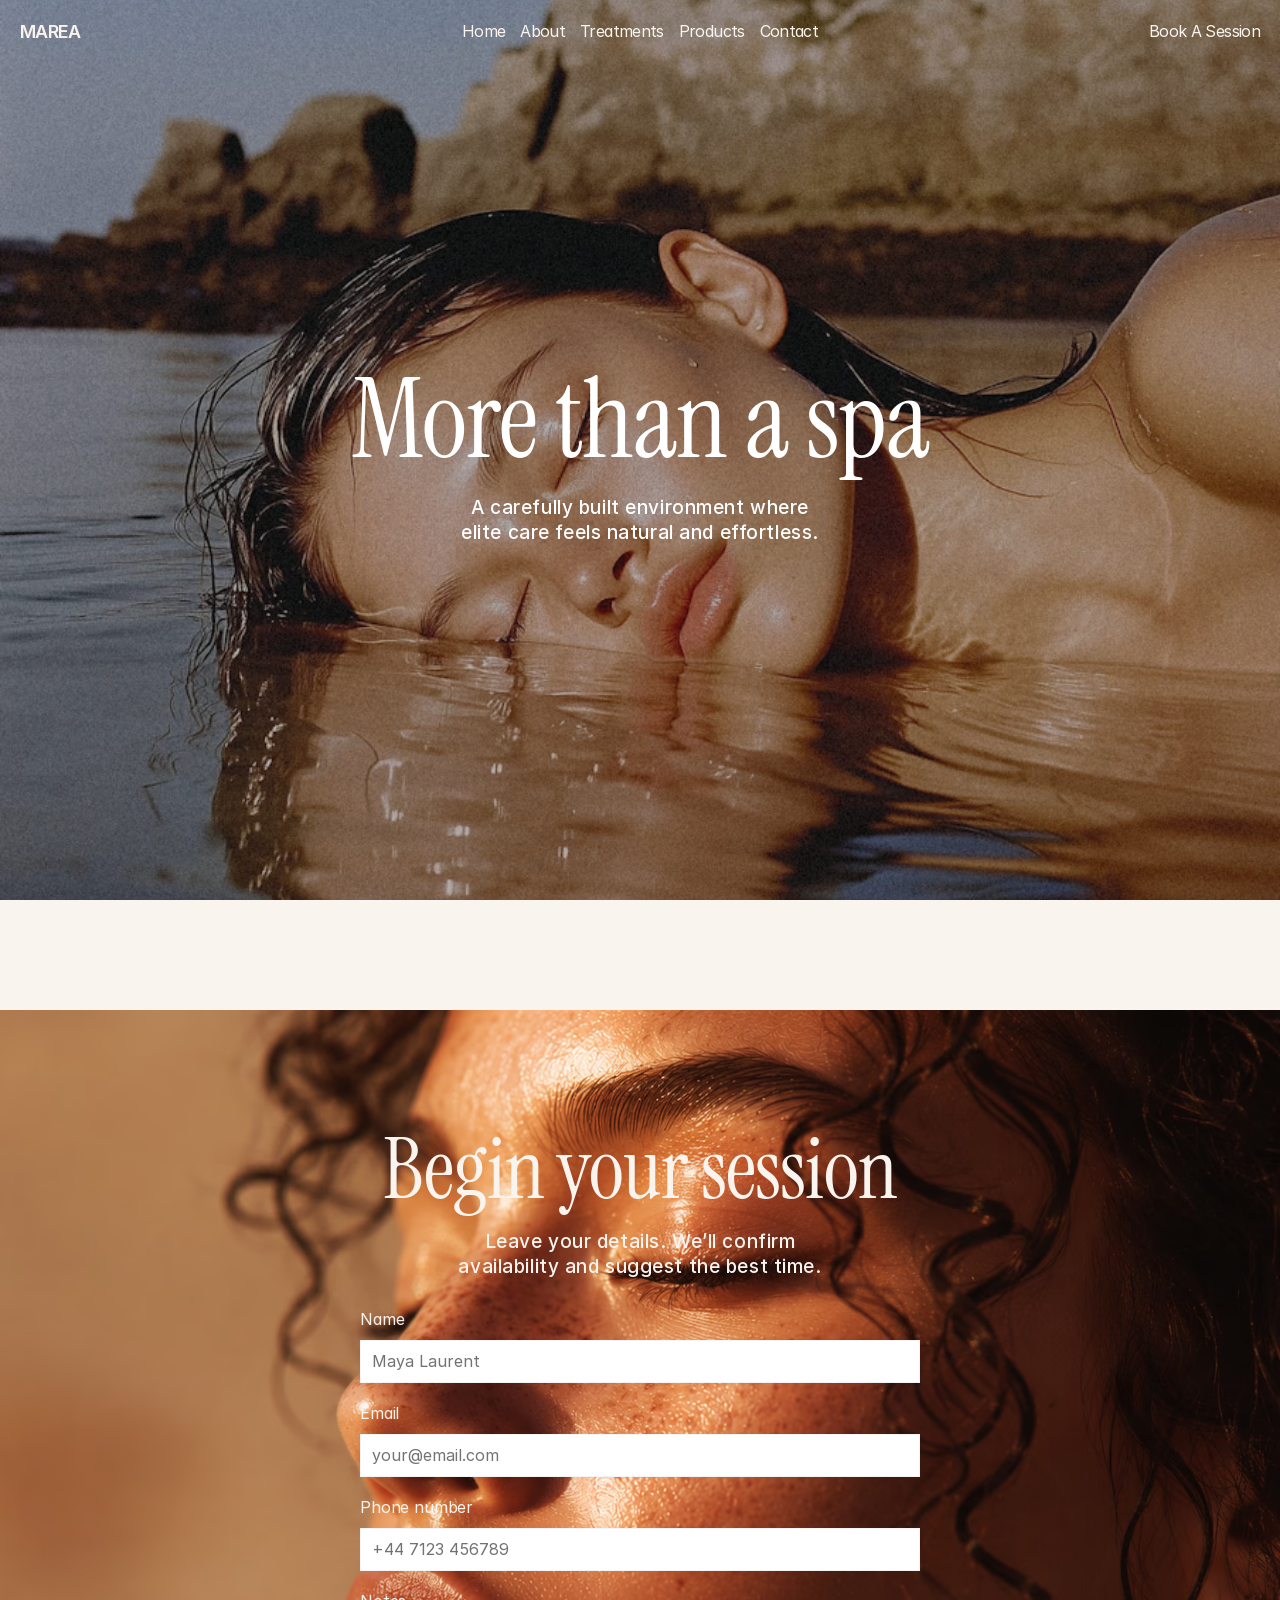
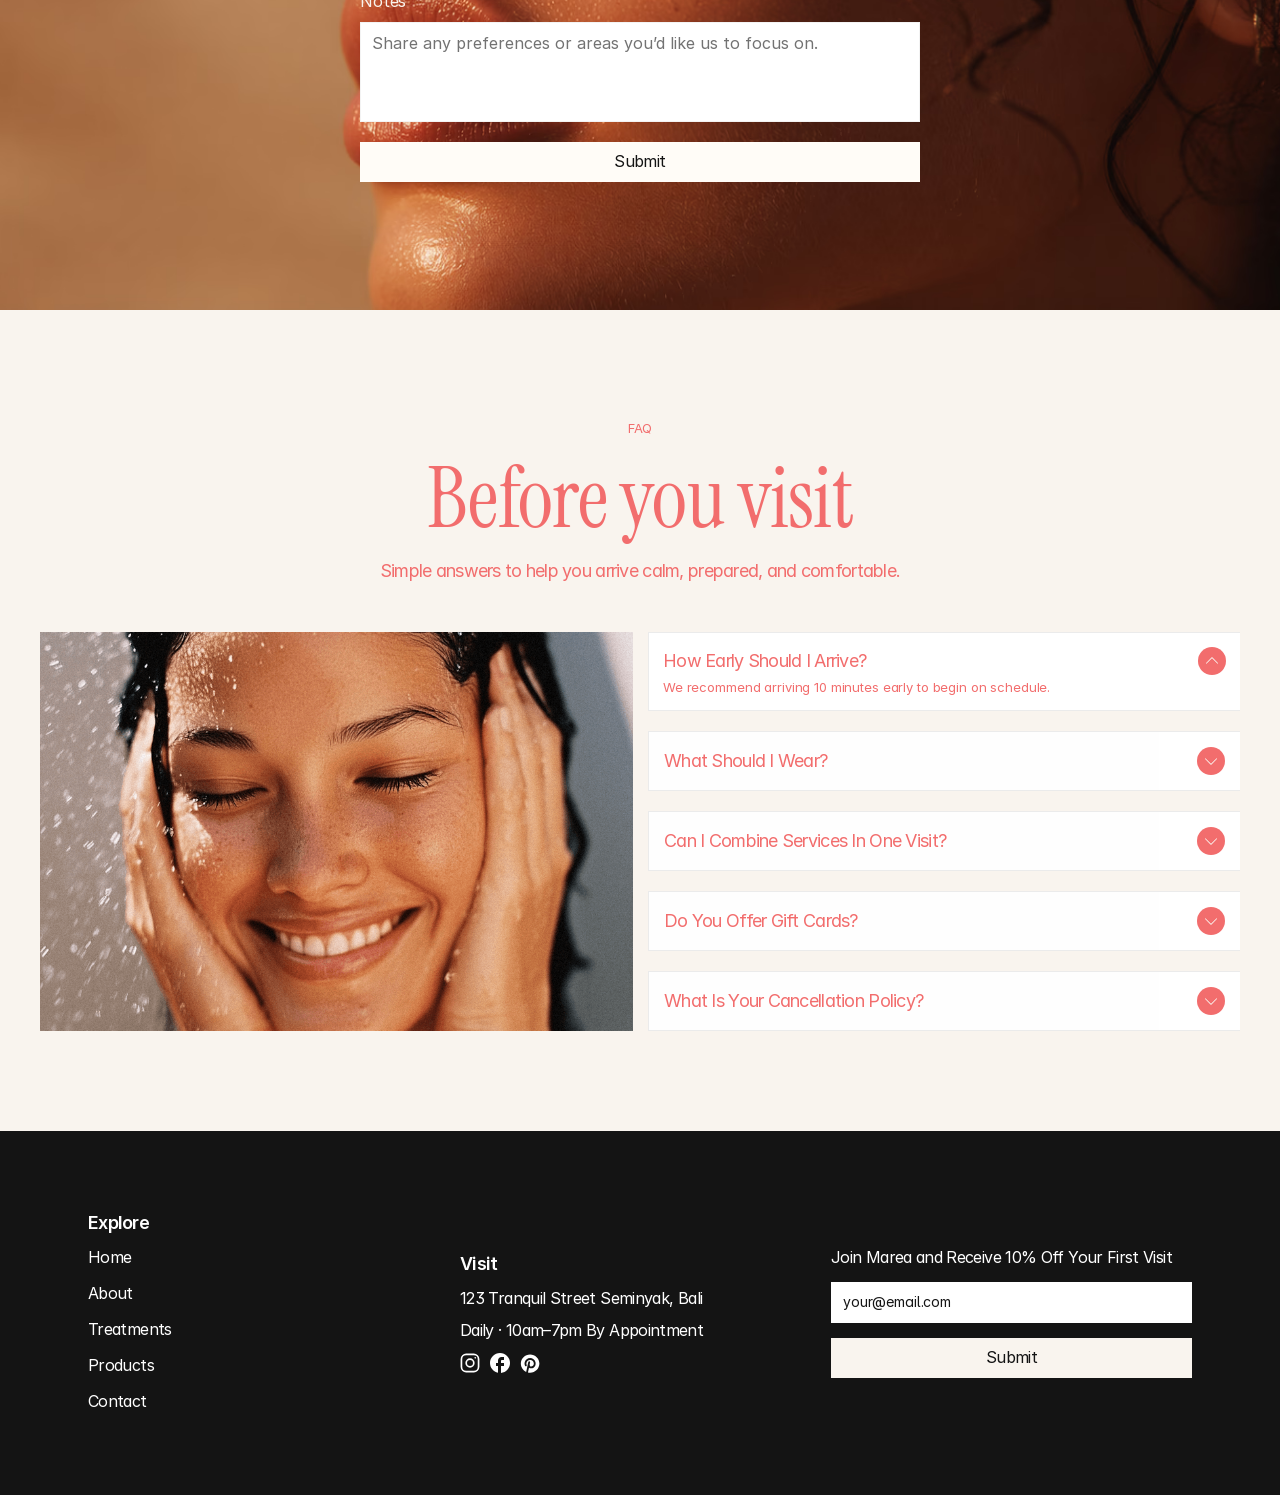
<file: contact/index.html>
<!DOCTYPE html>
<html class="lenis" data-redirect-timezone="1" lang="en"><head><script>try { history.replaceState(null, '', '/contact'); } catch(e) {}</script>
<meta charset="utf-8"/>

<!-- Start of headStart -->
<!-- End of headStart -->
<meta content="width=device-width" name="viewport"/>
<meta content="Framer eaac66a" name="generator"/>
<title>Book a Session — Contact Marea Spa</title>
<meta content="Ready to begin? Leave your details and Marea will confirm your session, availability, and the best time for your visit." name="description"/>
<meta content="https://framerusercontent.com/sites/3J3OdVOGgDXqRMRztFArmn/searchIndex-d5LicPdlJOqy.json" name="framer-search-index"/>
<meta content="https://framerusercontent.com/sites/3J3OdVOGgDXqRMRztFArmn/searchIndex-IzCZG15E6cBq.json" name="framer-search-index-fallback"/>
<link href="/assets/1MS6xLYZa9DVCliDNcdnEzTko_a96ee30b.png" media="(prefers-color-scheme: light)" rel="icon"/>
<link href="/assets/1MS6xLYZa9DVCliDNcdnEzTko_a96ee30b.png" media="(prefers-color-scheme: dark)" rel="icon"/>
<link href="/assets/27mOMzFLDMWO9uwwSoSmojp6EE_b79f5dcb.png" rel="apple-touch-icon"/>
<!-- Open Graph / Facebook -->
<meta content="website" property="og:type"/>
<meta content="Book a Session — Contact Marea Spa" property="og:title"/>
<meta content="Ready to begin? Leave your details and Marea will confirm your session, availability, and the best time for your visit." property="og:description"/>
<meta content="/assets/7VNGjwEUGm2JxCnRXpu5Hy9Vb8_e3caec4d.jpg" property="og:image"/>
<!-- Twitter -->
<meta content="summary_large_image" name="twitter:card"/>
<meta content="Book a Session — Contact Marea Spa" name="twitter:title"/>
<meta content="Ready to begin? Leave your details and Marea will confirm your session, availability, and the best time for your visit." name="twitter:description"/>
<meta content="/assets/7VNGjwEUGm2JxCnRXpu5Hy9Vb8_e3caec4d.jpg" name="twitter:image"/>
<style data-framer-font-css="">/* cyrillic-ext */
@font-face {
  font-family: 'Fragment Mono';
  font-style: normal;
  font-weight: 400;
  src: url(https://fonts.gstatic.com/s/fragmentmono/v6/4iCr6K5wfMRRjxp0DA6-2CLnB45HhrUI.woff2) format('woff2');
  unicode-range: U+0460-052F, U+1C80-1C8A, U+20B4, U+2DE0-2DFF, U+A640-A69F, U+FE2E-FE2F;
}
/* latin-ext */
@font-face {
  font-family: 'Fragment Mono';
  font-style: normal;
  font-weight: 400;
  src: url(https://fonts.gstatic.com/s/fragmentmono/v6/4iCr6K5wfMRRjxp0DA6-2CLnB41HhrUI.woff2) format('woff2');
  unicode-range: U+0100-02BA, U+02BD-02C5, U+02C7-02CC, U+02CE-02D7, U+02DD-02FF, U+0304, U+0308, U+0329, U+1D00-1DBF, U+1E00-1E9F, U+1EF2-1EFF, U+2020, U+20A0-20AB, U+20AD-20C0, U+2113, U+2C60-2C7F, U+A720-A7FF;
}
/* latin */
@font-face {
  font-family: 'Fragment Mono';
  font-style: normal;
  font-weight: 400;
  src: url(https://fonts.gstatic.com/s/fragmentmono/v6/4iCr6K5wfMRRjxp0DA6-2CLnB4NHhg.woff2) format('woff2');
  unicode-range: U+0000-00FF, U+0131, U+0152-0153, U+02BB-02BC, U+02C6, U+02DA, U+02DC, U+0304, U+0308, U+0329, U+2000-206F, U+20AC, U+2122, U+2191, U+2193, U+2212, U+2215, U+FEFF, U+FFFD;
}

@font-face { font-family: "Instrument Serif"; src: url("/assets/jizBRFtNs2ka5fXjeivQ4LroWlx-2zcZ_85c697f4.woff2"); font-display: swap; font-style: normal; font-weight: 400 }
@font-face { font-family: "Instrument Serif"; src: url("https://fonts.gstatic.com/s/instrumentserif/v5/jizHRFtNs2ka5fXjeivQ4LroWlx-6zATjnTNgNq55w.woff2"); font-display: swap; font-style: italic; font-weight: 400 }
@font-face { font-family: "Inter"; src: url("https://framerusercontent.com/assets/5vvr9Vy74if2I6bQbJvbw7SY1pQ.woff2"); font-display: swap; font-style: normal; font-weight: 400; unicode-range: U+0460-052F, U+1C80-1C88, U+20B4, U+2DE0-2DFF, U+A640-A69F, U+FE2E-FE2F }
@font-face { font-family: "Inter"; src: url("https://framerusercontent.com/assets/EOr0mi4hNtlgWNn9if640EZzXCo.woff2"); font-display: swap; font-style: normal; font-weight: 400; unicode-range: U+0301, U+0400-045F, U+0490-0491, U+04B0-04B1, U+2116 }
@font-face { font-family: "Inter"; src: url("https://framerusercontent.com/assets/Y9k9QrlZAqio88Klkmbd8VoMQc.woff2"); font-display: swap; font-style: normal; font-weight: 400; unicode-range: U+1F00-1FFF }
@font-face { font-family: "Inter"; src: url("https://framerusercontent.com/assets/OYrD2tBIBPvoJXiIHnLoOXnY9M.woff2"); font-display: swap; font-style: normal; font-weight: 400; unicode-range: U+0370-03FF }
@font-face { font-family: "Inter"; src: url("https://framerusercontent.com/assets/JeYwfuaPfZHQhEG8U5gtPDZ7WQ.woff2"); font-display: swap; font-style: normal; font-weight: 400; unicode-range: U+0100-024F, U+0259, U+1E00-1EFF, U+2020, U+20A0-20AB, U+20AD-20CF, U+2113, U+2C60-2C7F, U+A720-A7FF }
@font-face { font-family: "Inter"; src: url("/assets/GrgcKwrN6d3Uz8EwcLHZxwEfC4_d2835f64.woff2"); font-display: swap; font-style: normal; font-weight: 400; unicode-range: U+0000-00FF, U+0131, U+0152-0153, U+02BB-02BC, U+02C6, U+02DA, U+02DC, U+2000-206F, U+2070, U+2074-207E, U+2080-208E, U+20AC, U+2122, U+2191, U+2193, U+2212, U+2215, U+FEFF, U+FFFD }
@font-face { font-family: "Inter"; src: url("https://framerusercontent.com/assets/b6Y37FthZeALduNqHicBT6FutY.woff2"); font-display: swap; font-style: normal; font-weight: 400; unicode-range: U+0102-0103, U+0110-0111, U+0128-0129, U+0168-0169, U+01A0-01A1, U+01AF-01B0, U+1EA0-1EF9, U+20AB }
@font-face { font-family: "Inter"; src: url("https://framerusercontent.com/assets/5A3Ce6C9YYmCjpQx9M4inSaKU.woff2"); font-display: swap; font-style: normal; font-weight: 500; unicode-range: U+0460-052F, U+1C80-1C88, U+20B4, U+2DE0-2DFF, U+A640-A69F, U+FE2E-FE2F }
@font-face { font-family: "Inter"; src: url("https://framerusercontent.com/assets/Qx95Xyt0Ka3SGhinnbXIGpEIyP4.woff2"); font-display: swap; font-style: normal; font-weight: 500; unicode-range: U+0301, U+0400-045F, U+0490-0491, U+04B0-04B1, U+2116 }
@font-face { font-family: "Inter"; src: url("https://framerusercontent.com/assets/6mJuEAguuIuMog10gGvH5d3cl8.woff2"); font-display: swap; font-style: normal; font-weight: 500; unicode-range: U+1F00-1FFF }
@font-face { font-family: "Inter"; src: url("https://framerusercontent.com/assets/xYYWaj7wCU5zSQH0eXvSaS19wo.woff2"); font-display: swap; font-style: normal; font-weight: 500; unicode-range: U+0370-03FF }
@font-face { font-family: "Inter"; src: url("https://framerusercontent.com/assets/otTaNuNpVK4RbdlT7zDDdKvQBA.woff2"); font-display: swap; font-style: normal; font-weight: 500; unicode-range: U+0100-024F, U+0259, U+1E00-1EFF, U+2020, U+20A0-20AB, U+20AD-20CF, U+2113, U+2C60-2C7F, U+A720-A7FF }
@font-face { font-family: "Inter"; src: url("/assets/UjlFhCnUjxhNfep4oYBPqnEssyo_2ba1c0d5.woff2"); font-display: swap; font-style: normal; font-weight: 500; unicode-range: U+0000-00FF, U+0131, U+0152-0153, U+02BB-02BC, U+02C6, U+02DA, U+02DC, U+2000-206F, U+2070, U+2074-207E, U+2080-208E, U+20AC, U+2122, U+2191, U+2193, U+2212, U+2215, U+FEFF, U+FFFD }
@font-face { font-family: "Inter"; src: url("https://framerusercontent.com/assets/DolVirEGb34pEXEp8t8FQBSK4.woff2"); font-display: swap; font-style: normal; font-weight: 500; unicode-range: U+0102-0103, U+0110-0111, U+0128-0129, U+0168-0169, U+01A0-01A1, U+01AF-01B0, U+1EA0-1EF9, U+20AB }
@font-face { font-family: "Inter"; src: url("https://framerusercontent.com/assets/DpPBYI0sL4fYLgAkX8KXOPVt7c.woff2"); font-display: swap; font-style: normal; font-weight: 700; unicode-range: U+0460-052F, U+1C80-1C88, U+20B4, U+2DE0-2DFF, U+A640-A69F, U+FE2E-FE2F }
@font-face { font-family: "Inter"; src: url("https://framerusercontent.com/assets/4RAEQdEOrcnDkhHiiCbJOw92Lk.woff2"); font-display: swap; font-style: normal; font-weight: 700; unicode-range: U+0301, U+0400-045F, U+0490-0491, U+04B0-04B1, U+2116 }
@font-face { font-family: "Inter"; src: url("https://framerusercontent.com/assets/1K3W8DizY3v4emK8Mb08YHxTbs.woff2"); font-display: swap; font-style: normal; font-weight: 700; unicode-range: U+1F00-1FFF }
@font-face { font-family: "Inter"; src: url("https://framerusercontent.com/assets/tUSCtfYVM1I1IchuyCwz9gDdQ.woff2"); font-display: swap; font-style: normal; font-weight: 700; unicode-range: U+0370-03FF }
@font-face { font-family: "Inter"; src: url("https://framerusercontent.com/assets/VgYFWiwsAC5OYxAycRXXvhze58.woff2"); font-display: swap; font-style: normal; font-weight: 700; unicode-range: U+0100-024F, U+0259, U+1E00-1EFF, U+2020, U+20A0-20AB, U+20AD-20CF, U+2113, U+2C60-2C7F, U+A720-A7FF }
@font-face { font-family: "Inter"; src: url("https://framerusercontent.com/assets/syRNPWzAMIrcJ3wIlPIP43KjQs.woff2"); font-display: swap; font-style: normal; font-weight: 700; unicode-range: U+0000-00FF, U+0131, U+0152-0153, U+02BB-02BC, U+02C6, U+02DA, U+02DC, U+2000-206F, U+2070, U+2074-207E, U+2080-208E, U+20AC, U+2122, U+2191, U+2193, U+2212, U+2215, U+FEFF, U+FFFD }
@font-face { font-family: "Inter"; src: url("https://framerusercontent.com/assets/GIryZETIX4IFypco5pYZONKhJIo.woff2"); font-display: swap; font-style: normal; font-weight: 700; unicode-range: U+0102-0103, U+0110-0111, U+0128-0129, U+0168-0169, U+01A0-01A1, U+01AF-01B0, U+1EA0-1EF9, U+20AB }
@font-face { font-family: "Inter"; src: url("https://framerusercontent.com/assets/H89BbHkbHDzlxZzxi8uPzTsp90.woff2"); font-display: swap; font-style: italic; font-weight: 700; unicode-range: U+0460-052F, U+1C80-1C88, U+20B4, U+2DE0-2DFF, U+A640-A69F, U+FE2E-FE2F }
@font-face { font-family: "Inter"; src: url("https://framerusercontent.com/assets/u6gJwDuwB143kpNK1T1MDKDWkMc.woff2"); font-display: swap; font-style: italic; font-weight: 700; unicode-range: U+0301, U+0400-045F, U+0490-0491, U+04B0-04B1, U+2116 }
@font-face { font-family: "Inter"; src: url("https://framerusercontent.com/assets/43sJ6MfOPh1LCJt46OvyDuSbA6o.woff2"); font-display: swap; font-style: italic; font-weight: 700; unicode-range: U+1F00-1FFF }
@font-face { font-family: "Inter"; src: url("https://framerusercontent.com/assets/wccHG0r4gBDAIRhfHiOlq6oEkqw.woff2"); font-display: swap; font-style: italic; font-weight: 700; unicode-range: U+0370-03FF }
@font-face { font-family: "Inter"; src: url("https://framerusercontent.com/assets/WZ367JPwf9bRW6LdTHN8rXgSjw.woff2"); font-display: swap; font-style: italic; font-weight: 700; unicode-range: U+0100-024F, U+0259, U+1E00-1EFF, U+2020, U+20A0-20AB, U+20AD-20CF, U+2113, U+2C60-2C7F, U+A720-A7FF }
@font-face { font-family: "Inter"; src: url("https://framerusercontent.com/assets/ia3uin3hQWqDrVloC1zEtYHWw.woff2"); font-display: swap; font-style: italic; font-weight: 700; unicode-range: U+0000-00FF, U+0131, U+0152-0153, U+02BB-02BC, U+02C6, U+02DA, U+02DC, U+2000-206F, U+2070, U+2074-207E, U+2080-208E, U+20AC, U+2122, U+2191, U+2193, U+2212, U+2215, U+FEFF, U+FFFD }
@font-face { font-family: "Inter"; src: url("https://framerusercontent.com/assets/2A4Xx7CngadFGlVV4xrO06OBHY.woff2"); font-display: swap; font-style: italic; font-weight: 700; unicode-range: U+0102-0103, U+0110-0111, U+0128-0129, U+0168-0169, U+01A0-01A1, U+01AF-01B0, U+1EA0-1EF9, U+20AB }
@font-face { font-family: "Inter"; src: url("https://framerusercontent.com/assets/CfMzU8w2e7tHgF4T4rATMPuWosA.woff2"); font-display: swap; font-style: italic; font-weight: 400; unicode-range: U+0460-052F, U+1C80-1C88, U+20B4, U+2DE0-2DFF, U+A640-A69F, U+FE2E-FE2F }
@font-face { font-family: "Inter"; src: url("https://framerusercontent.com/assets/867QObYax8ANsfX4TGEVU9YiCM.woff2"); font-display: swap; font-style: italic; font-weight: 400; unicode-range: U+0301, U+0400-045F, U+0490-0491, U+04B0-04B1, U+2116 }
@font-face { font-family: "Inter"; src: url("https://framerusercontent.com/assets/Oyn2ZbENFdnW7mt2Lzjk1h9Zb9k.woff2"); font-display: swap; font-style: italic; font-weight: 400; unicode-range: U+1F00-1FFF }
@font-face { font-family: "Inter"; src: url("https://framerusercontent.com/assets/cdAe8hgZ1cMyLu9g005pAW3xMo.woff2"); font-display: swap; font-style: italic; font-weight: 400; unicode-range: U+0370-03FF }
@font-face { font-family: "Inter"; src: url("https://framerusercontent.com/assets/DOfvtmE1UplCq161m6Hj8CSQYg.woff2"); font-display: swap; font-style: italic; font-weight: 400; unicode-range: U+0100-024F, U+0259, U+1E00-1EFF, U+2020, U+20A0-20AB, U+20AD-20CF, U+2113, U+2C60-2C7F, U+A720-A7FF }
@font-face { font-family: "Inter"; src: url("https://framerusercontent.com/assets/pKRFNWFoZl77qYCAIp84lN1h944.woff2"); font-display: swap; font-style: italic; font-weight: 400; unicode-range: U+0000-00FF, U+0131, U+0152-0153, U+02BB-02BC, U+02C6, U+02DA, U+02DC, U+2000-206F, U+2070, U+2074-207E, U+2080-208E, U+20AC, U+2122, U+2191, U+2193, U+2212, U+2215, U+FEFF, U+FFFD }
@font-face { font-family: "Inter"; src: url("https://framerusercontent.com/assets/tKtBcDnBMevsEEJKdNGhhkLzYo.woff2"); font-display: swap; font-style: italic; font-weight: 400; unicode-range: U+0102-0103, U+0110-0111, U+0128-0129, U+0168-0169, U+01A0-01A1, U+01AF-01B0, U+1EA0-1EF9, U+20AB }
@font-face { font-family: "Inter"; src: url("https://framerusercontent.com/assets/hyOgCu0Xnghbimh0pE8QTvtt2AU.woff2"); font-display: swap; font-style: normal; font-weight: 600; unicode-range: U+0460-052F, U+1C80-1C88, U+20B4, U+2DE0-2DFF, U+A640-A69F, U+FE2E-FE2F }
@font-face { font-family: "Inter"; src: url("https://framerusercontent.com/assets/NeGmSOXrPBfEFIy5YZeHq17LEDA.woff2"); font-display: swap; font-style: normal; font-weight: 600; unicode-range: U+0301, U+0400-045F, U+0490-0491, U+04B0-04B1, U+2116 }
@font-face { font-family: "Inter"; src: url("https://framerusercontent.com/assets/oYaAX5himiTPYuN8vLWnqBbfD2s.woff2"); font-display: swap; font-style: normal; font-weight: 600; unicode-range: U+1F00-1FFF }
@font-face { font-family: "Inter"; src: url("https://framerusercontent.com/assets/lEJLP4R0yuCaMCjSXYHtJw72M.woff2"); font-display: swap; font-style: normal; font-weight: 600; unicode-range: U+0370-03FF }
@font-face { font-family: "Inter"; src: url("https://framerusercontent.com/assets/cRJyLNuTJR5jbyKzGi33wU9cqIQ.woff2"); font-display: swap; font-style: normal; font-weight: 600; unicode-range: U+0100-024F, U+0259, U+1E00-1EFF, U+2020, U+20A0-20AB, U+20AD-20CF, U+2113, U+2C60-2C7F, U+A720-A7FF }
@font-face { font-family: "Inter"; src: url("/assets/yDtI2UI8XcEg1W2je9XPN3Noo_a113a1cb.woff2"); font-display: swap; font-style: normal; font-weight: 600; unicode-range: U+0000-00FF, U+0131, U+0152-0153, U+02BB-02BC, U+02C6, U+02DA, U+02DC, U+2000-206F, U+2070, U+2074-207E, U+2080-208E, U+20AC, U+2122, U+2191, U+2193, U+2212, U+2215, U+FEFF, U+FFFD }
@font-face { font-family: "Inter"; src: url("https://framerusercontent.com/assets/A0Wcc7NgXMjUuFdquHDrIZpzZw0.woff2"); font-display: swap; font-style: normal; font-weight: 600; unicode-range: U+0102-0103, U+0110-0111, U+0128-0129, U+0168-0169, U+01A0-01A1, U+01AF-01B0, U+1EA0-1EF9, U+20AB }
@font-face { font-family: "Inter"; src: url("https://framerusercontent.com/assets/vxBnBhH8768IFAXAb4Qf6wQHKs.woff2"); font-display: swap; font-style: italic; font-weight: 600; unicode-range: U+0460-052F, U+1C80-1C88, U+20B4, U+2DE0-2DFF, U+A640-A69F, U+FE2E-FE2F }
@font-face { font-family: "Inter"; src: url("https://framerusercontent.com/assets/zSsEuoJdh8mcFVk976C05ZfQr8.woff2"); font-display: swap; font-style: italic; font-weight: 600; unicode-range: U+0301, U+0400-045F, U+0490-0491, U+04B0-04B1, U+2116 }
@font-face { font-family: "Inter"; src: url("https://framerusercontent.com/assets/b8ezwLrN7h2AUoPEENcsTMVJ0.woff2"); font-display: swap; font-style: italic; font-weight: 600; unicode-range: U+1F00-1FFF }
@font-face { font-family: "Inter"; src: url("https://framerusercontent.com/assets/mvNEIBLyHbscgHtwfsByjXUz3XY.woff2"); font-display: swap; font-style: italic; font-weight: 600; unicode-range: U+0370-03FF }
@font-face { font-family: "Inter"; src: url("https://framerusercontent.com/assets/6FI2EneKzM3qBy5foOZXey7coCA.woff2"); font-display: swap; font-style: italic; font-weight: 600; unicode-range: U+0100-024F, U+0259, U+1E00-1EFF, U+2020, U+20A0-20AB, U+20AD-20CF, U+2113, U+2C60-2C7F, U+A720-A7FF }
@font-face { font-family: "Inter"; src: url("https://framerusercontent.com/assets/fuyXZpVvOjq8NesCOfgirHCWyg.woff2"); font-display: swap; font-style: italic; font-weight: 600; unicode-range: U+0000-00FF, U+0131, U+0152-0153, U+02BB-02BC, U+02C6, U+02DA, U+02DC, U+2000-206F, U+2070, U+2074-207E, U+2080-208E, U+20AC, U+2122, U+2191, U+2193, U+2212, U+2215, U+FEFF, U+FFFD }
@font-face { font-family: "Inter"; src: url("https://framerusercontent.com/assets/NHHeAKJVP0ZWHk5YZnQQChIsBM.woff2"); font-display: swap; font-style: italic; font-weight: 600; unicode-range: U+0102-0103, U+0110-0111, U+0128-0129, U+0168-0169, U+01A0-01A1, U+01AF-01B0, U+1EA0-1EF9, U+20AB }
@font-face { font-family: "Inter"; src: url("https://framerusercontent.com/assets/khkJkwSL66WFg8SX6Wa726c.woff2"); font-display: swap; font-style: italic; font-weight: 500; unicode-range: U+0460-052F, U+1C80-1C88, U+20B4, U+2DE0-2DFF, U+A640-A69F, U+FE2E-FE2F }
@font-face { font-family: "Inter"; src: url("https://framerusercontent.com/assets/0E7IMbDzcGABpBwwqNEt60wU0w.woff2"); font-display: swap; font-style: italic; font-weight: 500; unicode-range: U+0301, U+0400-045F, U+0490-0491, U+04B0-04B1, U+2116 }
@font-face { font-family: "Inter"; src: url("https://framerusercontent.com/assets/NTJ0nQgIF0gcDelS14zQ9NR9Q.woff2"); font-display: swap; font-style: italic; font-weight: 500; unicode-range: U+1F00-1FFF }
@font-face { font-family: "Inter"; src: url("https://framerusercontent.com/assets/QrcNhgEPfRl0LS8qz5Ln8olanl8.woff2"); font-display: swap; font-style: italic; font-weight: 500; unicode-range: U+0370-03FF }
@font-face { font-family: "Inter"; src: url("https://framerusercontent.com/assets/JEXmejW8mXOYMtt0hyRg811kHac.woff2"); font-display: swap; font-style: italic; font-weight: 500; unicode-range: U+0100-024F, U+0259, U+1E00-1EFF, U+2020, U+20A0-20AB, U+20AD-20CF, U+2113, U+2C60-2C7F, U+A720-A7FF }
@font-face { font-family: "Inter"; src: url("https://framerusercontent.com/assets/Bo5CNzBv77CafbxOtKIkpw9egw.woff2"); font-display: swap; font-style: italic; font-weight: 500; unicode-range: U+0000-00FF, U+0131, U+0152-0153, U+02BB-02BC, U+02C6, U+02DA, U+02DC, U+2000-206F, U+2070, U+2074-207E, U+2080-208E, U+20AC, U+2122, U+2191, U+2193, U+2212, U+2215, U+FEFF, U+FFFD }
@font-face { font-family: "Inter"; src: url("https://framerusercontent.com/assets/uy9s0iWuxiNnVt8EpTI3gzohpwo.woff2"); font-display: swap; font-style: italic; font-weight: 500; unicode-range: U+0102-0103, U+0110-0111, U+0128-0129, U+0168-0169, U+01A0-01A1, U+01AF-01B0, U+1EA0-1EF9, U+20AB }
@font-face { font-family: "Instrument Serif Placeholder"; src: local("Times New Roman"); ascent-override: 117.87%; descent-override: 36.91%; line-gap-override: 0.00%; size-adjust: 83.99% }
@font-face { font-family: "Inter Placeholder"; src: local("Arial"); ascent-override: 89.79%; descent-override: 22.36%; line-gap-override: 0.00%; size-adjust: 107.89% }</style>
<link crossorigin="" href="https://fonts.gstatic.com" rel="preconnect"/>
<link crossorigin="" href="https://fonts.gstatic.com" rel="preconnect"/>
<meta content="max-image-preview:large" name="robots"/><link href="https://mareaspa.framer.website/contact" rel="canonical"/><meta content="https://mareaspa.framer.website/contact" property="og:url"/><style data-framer-components="framer-lib-cursors-host framer-f8h9i PropertyOverrides framer-XwPRL framer-BTgkk framer-lib-combinedCSSRules framer-BmKxO framer-bRC1t framer-Ufk4X framer-44uix framer-lib-form-plain-text-input framer-pXztS framer-al08B framer-2b7li framer-mydga framer-0ZvIN framer-DZ0DX" data-framer-css-ssr-minified="">html,body,#main{box-sizing:border-box;margin:0;padding:0}:root{-webkit-font-smoothing:antialiased;-moz-osx-font-smoothing:grayscale}*{box-sizing:border-box;-webkit-font-smoothing:inherit}h1,h2,h3,h4,h5,h6,p,figure{margin:0}body,input,textarea,select,button{font-family:sans-serif;font-size:12px}body{--token-8486232b-a814-491a-90b1-ad5005a51016:#f9f4ee;--token-aebc5b67-9e4a-4fa3-9430-06f382c35fdc:#141414;--token-d1c2de56-f8d6-479b-bd7a-af206c9aa948:#c2ac88;--token-1c365b7c-541e-401d-925b-ebb6b0d9d67b:#d9d0c1;--token-90813e6b-1df3-4740-8680-95a47b2682fc:#fffcf7;--token-84ccb127-878a-4381-9ac1-e8c1e0b25fa0:#fff;--token-b1092288-7b78-46a0-b9e4-7087bec579de:#f26d6d}@supports (z-index:calc(infinity)){#__framer-badge-container{--infinity:infinity}}#__framer-badge-container{pointer-events:none;width:100%;z-index:calc(var(--infinity,2147480000));justify-content:flex-end;padding:20px;display:flex;position:fixed;bottom:0}@supports (background:-webkit-named-image(i)) and (not (grid-template-rows:subgrid)){body{--framer-will-change-override:transform}}@supports (background:-webkit-named-image(i)) and (not (position-area:top right)){body{--framer-will-change-filter-override:filter}}[data-framer-component-type=Text] div div span,[data-framer-component-type=Text] a div span,[data-framer-component-type=Text] span span span,[data-framer-component-type=Text] p span span,[data-framer-component-type=Text] h1 span span,[data-framer-component-type=Text] h2 span span,[data-framer-component-type=Text] h3 span span,[data-framer-component-type=Text] h4 span span,[data-framer-component-type=Text] h5 span span,[data-framer-component-type=Text] h6 span span,[data-framer-component-type=Text] a{font-family:var(--font-family);font-style:var(--font-style);font-weight:min(calc(var(--framer-font-weight-increase,0) + var(--font-weight,400)),900);color:var(--text-color);letter-spacing:var(--letter-spacing);font-size:var(--font-size);text-transform:var(--text-transform);--text-decoration:var(--framer-text-decoration-style,solid)var(--framer-text-decoration,none)var(--framer-text-decoration-color,currentcolor)var(--framer-text-decoration-thickness,auto);--text-decoration-skip-ink:var(--framer-text-decoration-skip-ink);--text-underline-offset:var(--framer-text-decoration-offset);line-height:var(--line-height);--font-family:var(--framer-font-family);--font-style:var(--framer-font-style);--font-weight:var(--framer-font-weight);--text-color:var(--framer-text-color);--letter-spacing:var(--framer-letter-spacing);--font-size:var(--framer-font-size);--text-transform:var(--framer-text-transform);--line-height:var(--framer-line-height)}@supports not (color:color(display-p3 1 1 1)){p.framer-text,div.framer-text,h1.framer-text,h2.framer-text,h3.framer-text,h4.framer-text,h5.framer-text,h6.framer-text,li.framer-text,ol.framer-text,ul.framer-text,span.framer-text:not([data-text-fill]){color:var(--framer-blockquote-text-color-rgb,var(--framer-blockquote-text-color,var(--framer-text-color-rgb,var(--framer-text-color,#000))));-webkit-text-stroke-color:var(--framer-text-stroke-color-rgb,var(--framer-text-stroke-color,initial))}mark.framer-text{background-color:var(--framer-blockquote-text-background-color-rgb,var(--framer-blockquote-text-background-color,var(--framer-text-background-color-rgb,var(--framer-text-background-color,initial))))}}@supports not (color:color(display-p3 1 1 1)){code.framer-text,code.framer-text span.framer-text:not([data-text-fill]){color:var(--framer-blockquote-text-color-rgb,var(--framer-blockquote-text-color,var(--framer-code-text-color-rgb,var(--framer-code-text-color,var(--framer-text-color-rgb,var(--framer-text-color,#000))))))}}@supports not (color:color(display-p3 1 1 1)){a.framer-text,span.framer-text[data-nested-link]{color:var(--framer-blockquote-text-color-rgb,var(--framer-blockquote-text-color,var(--framer-link-text-color-rgb,var(--framer-link-text-color,var(--framer-text-color-rgb,var(--framer-text-color,#000))))));background-color:var(--framer-link-text-background-color-rgb,var(--framer-link-text-background-color,initial));-webkit-text-decoration-color:var(--framer-link-text-decoration-color-rgb,var(--framer-link-text-decoration-color,var(--framer-text-decoration-color-rgb,var(--framer-text-decoration-color,currentcolor))));text-decoration-color:var(--framer-link-text-decoration-color-rgb,var(--framer-link-text-decoration-color,var(--framer-text-decoration-color-rgb,var(--framer-text-decoration-color,currentcolor))))}}@supports not (color:color(display-p3 1 1 1)){code.framer-text a.framer-text,code.framer-text a.framer-text span.framer-text:not([data-text-fill]),code.framer-text span.framer-text[data-nested-link],code.framer-text span.framer-text[data-nested-link] span.framer-text:not([data-text-fill]){color:var(--framer-blockquote-text-color-rgb,var(--framer-blockquote-text-color,var(--framer-link-text-color-rgb,var(--framer-link-text-color,var(--framer-code-text-color-rgb,var(--framer-code-text-color,var(--framer-text-color-rgb,var(--framer-text-color,#000))))))))}}@supports not (color:color(display-p3 1 1 1)){a.framer-text:hover,span.framer-text[data-nested-link]:hover{color:var(--framer-link-hover-text-color-rgb,var(--framer-link-hover-text-color,var(--framer-blockquote-text-color-rgb,var(--framer-blockquote-text-color,var(--framer-link-text-color-rgb,var(--framer-link-text-color,var(--framer-text-color-rgb,var(--framer-text-color,#000))))))));background-color:var(--framer-link-hover-text-background-color-rgb,var(--framer-link-hover-text-background-color,var(--framer-link-text-background-color-rgb,var(--framer-link-text-background-color,var(--framer-text-background-color-rgb,var(--framer-text-background-color,initial))))));-webkit-text-decoration-color:var(--framer-link-hover-text-decoration-color-rgb,var(--framer-link-hover-text-decoration-color,var(--framer-link-text-decoration-color-rgb,var(--framer-link-text-decoration-color,var(--framer-text-decoration-color-rgb,var(--framer-text-decoration-color,currentcolor))))));text-decoration-color:var(--framer-link-hover-text-decoration-color-rgb,var(--framer-link-hover-text-decoration-color,var(--framer-link-text-decoration-color-rgb,var(--framer-link-text-decoration-color,var(--framer-text-decoration-color-rgb,var(--framer-text-decoration-color,currentcolor))))))}}@supports not (color:color(display-p3 1 1 1)){code.framer-text a.framer-text:hover,code.framer-text span.framer-text[data-nested-link]:hover{color:var(--framer-link-hover-text-color-rgb,var(--framer-link-hover-text-color,var(--framer-blockquote-text-color-rgb,var(--framer-blockquote-text-color,var(--framer-link-text-color-rgb,var(--framer-link-text-color,var(--framer-code-text-color-rgb,var(--framer-code-text-color,var(--framer-text-color-rgb,var(--framer-text-color,#000))))))))))}}@supports not (color:color(display-p3 1 1 1)){a.framer-text[data-framer-page-link-current],span.framer-text[data-framer-page-link-current]{color:var(--framer-link-current-text-color-rgb,var(--framer-link-current-text-color,var(--framer-link-text-color-rgb,var(--framer-link-text-color,var(--framer-text-color-rgb,var(--framer-text-color,#000))))));background-color:var(--framer-link-current-text-background-color-rgb,var(--framer-link-current-text-background-color,var(--framer-link-text-background-color-rgb,var(--framer-link-text-background-color,var(--framer-text-background-color-rgb,var(--framer-text-background-color,initial))))));-webkit-text-decoration-color:var(--framer-link-current-text-decoration-color-rgb,var(--framer-link-current-text-decoration-color,var(--framer-link-text-decoration-color-rgb,var(--framer-link-text-decoration-color,var(--framer-text-decoration-color-rgb,var(--framer-text-decoration-color,currentcolor))))));text-decoration-color:var(--framer-link-current-text-decoration-color-rgb,var(--framer-link-current-text-decoration-color,var(--framer-link-text-decoration-color-rgb,var(--framer-link-text-decoration-color,var(--framer-text-decoration-color-rgb,var(--framer-text-decoration-color,currentcolor))))))}}@supports not (color:color(display-p3 1 1 1)){code.framer-text a.framer-text[data-framer-page-link-current],code.framer-text a.framer-text[data-framer-page-link-current] span.framer-text:not([data-text-fill]),code.framer-text span.framer-text[data-framer-page-link-current],code.framer-text span.framer-text[data-framer-page-link-current] span.framer-text:not([data-text-fill]){color:var(--framer-link-current-text-color-rgb,var(--framer-link-current-text-color,var(--framer-link-text-color-rgb,var(--framer-link-text-color,var(--framer-code-text-color-rgb,var(--framer-code-text-color,var(--framer-text-color-rgb,var(--framer-text-color,#000))))))));background-color:var(--framer-link-current-text-background-color-rgb,var(--framer-link-current-text-background-color,var(--framer-link-text-background-color-rgb,var(--framer-link-text-background-color,var(--framer-text-background-color-rgb,var(--framer-text-background-color,initial))))))}}@supports not (color:color(display-p3 1 1 1)){a.framer-text[data-framer-page-link-current]:hover,span.framer-text[data-framer-page-link-current]:hover{color:var(--framer-link-hover-text-color-rgb,var(--framer-link-hover-text-color,var(--framer-link-current-text-color-rgb,var(--framer-link-current-text-color,var(--framer-link-text-color-rgb,var(--framer-link-text-color,var(--framer-code-text-color-rgb,var(--framer-code-text-color,var(--framer-text-color-rgb,var(--framer-text-color,#000))))))))));background-color:var(--framer-link-hover-text-background-color-rgb,var(--framer-link-hover-text-background-color,var(--framer-link-current-text-background-color-rgb,var(--framer-link-current-text-background-color,var(--framer-link-text-background-color-rgb,var(--framer-link-text-background-color,initial))))));-webkit-text-decoration-color:var(--framer-link-hover-text-decoration-color-rgb,var(--framer-link-hover-text-decoration-color,var(--framer-link-current-text-decoration-color-rgb,var(--framer-link-current-text-decoration-color,var(--framer-link-text-decoration-color-rgb,var(--framer-link-text-decoration-color,var(--framer-text-decoration-color-rgb,var(--framer-text-decoration-color,currentcolor))))))));text-decoration-color:var(--framer-link-hover-text-decoration-color-rgb,var(--framer-link-hover-text-decoration-color,var(--framer-link-current-text-decoration-color-rgb,var(--framer-link-current-text-decoration-color,var(--framer-link-text-decoration-color-rgb,var(--framer-link-text-decoration-color,var(--framer-text-decoration-color-rgb,var(--framer-text-decoration-color,currentcolor))))))))}}@supports not (color:color(display-p3 1 1 1)){code.framer-text a.framer-text[data-framer-page-link-current]:hover,code.framer-text a.framer-text[data-framer-page-link-current]:hover span.framer-text:not([data-text-fill]),code.framer-text span.framer-text[data-framer-page-link-current]:hover,code.framer-text span.framer-text[data-framer-page-link-current]:hover span.framer-text:not([data-text-fill]){color:var(--framer-link-hover-text-color-rgb,var(--framer-link-hover-text-color,var(--framer-link-current-text-color-rgb,var(--framer-link-current-text-color,var(--framer-link-text-color-rgb,var(--framer-link-text-color,var(--framer-code-text-color-rgb,var(--framer-code-text-color,var(--framer-text-color-rgb,var(--framer-text-color,#000))))))))));background-color:var(--framer-link-hover-text-background-color-rgb,var(--framer-link-hover-text-background-color,var(--framer-link-current-text-background-color-rgb,var(--framer-link-current-text-background-color,var(--framer-link-text-background-color-rgb,var(--framer-link-text-background-color,initial))))))}}@supports not (overflow:clip){:root{--overflow-clip-fallback:hidden}}@supports (background:-webkit-named-image(i)) and (not (contain-intrinsic-size:inherit)){div.framer-text,p.framer-text,h1.framer-text,h2.framer-text,h3.framer-text,h4.framer-text,h5.framer-text,h6.framer-text,ol.framer-text,ul.framer-text,li.framer-text,blockquote.framer-text,.framer-text.framer-image{display:var(--text-truncation-display-inline-for-safari-16,revert)}div.framer-text:after,p.framer-text:after,h1.framer-text:after,h2.framer-text:after,h3.framer-text:after,h4.framer-text:after,h5.framer-text:after,h6.framer-text:after,ol.framer-text:after,ul.framer-text:after,li.framer-text:after,blockquote.framer-text:after,.framer-text.framer-image:after{content:var(--text-truncation-line-break-for-safari-16);white-space:pre}.framer-text.framer-text-module,.framer-text.framer-table-wrapper{display:var(--text-truncation-display-none-for-safari-16,revert)}p.framer-text[data-text-fill]{display:var(--text-truncation-display-inline-for-safari-16,inline-block)}}@supports (corner-shape:superellipse(2)){:root{--one-if-corner-shape-supported:1}}.framer-cursor-none,.framer-cursor-none *{cursor:none!important}.framer-pointer-events-none,.framer-pointer-events-none *{pointer-events:none!important}@supports (aspect-ratio:1){body{--framer-aspect-ratio-supported:auto}}.framer-f8h9i.framer-2wmknp,.framer-f8h9i .framer-2wmknp{display:block}.framer-f8h9i.framer-w50fq4{background-color:var(--token-8486232b-a814-491a-90b1-ad5005a51016,#fff);height:min-content;overflow:var(--overflow-clip-fallback,clip);flex-flow:column;place-content:center flex-start;align-items:center;gap:0;width:100%;padding:0;display:flex;position:relative}.framer-f8h9i .framer-1ya3zh0-container{height:auto;position:var(--framer-canvas-fixed-position,fixed);z-index:10;flex:none;order:-1000;width:100%;top:0;left:50%}.framer-f8h9i .framer-1bpdf6w{background:0 0;flex-grow:1;width:0;height:0;margin:0;position:relative}.framer-f8h9i .framer-m9bfln-container{flex:none;order:1002;width:100%;height:auto;position:relative}[data-layout-template=true]>#overlay{margin-bottom:0}.ssr-variant{display:contents}@supports (aspect-ratio:1){body{--framer-aspect-ratio-supported:auto}}.framer-XwPRL.framer-1nmyalk,.framer-XwPRL .framer-1nmyalk{display:block}.framer-XwPRL.framer-o5gjp4{height:min-content;overflow:var(--overflow-clip-fallback,clip);flex-flow:row;place-content:flex-start center;align-items:flex-start;gap:10px;width:1200px;padding:20px;display:flex;position:relative}.framer-XwPRL .framer-1p9f3i4{z-index:10;flex-flow:row;flex:1 0 0;place-content:center;align-items:center;gap:10px;width:1px;height:min-content;padding:0;display:flex;position:sticky;top:0;overflow:visible}.framer-XwPRL .framer-6k1f87{flex-flow:row;flex:1 0 0;place-content:center flex-start;align-items:center;gap:10px;width:1px;height:min-content;padding:0;display:flex;position:relative;overflow:visible}.framer-XwPRL .framer-c7ik1b-container,.framer-XwPRL .framer-17ln2q1-container,.framer-XwPRL .framer-1gtfzcu-container,.framer-XwPRL .framer-umf3te-container,.framer-XwPRL .framer-12ql8cr-container,.framer-XwPRL .framer-bc6tx-container,.framer-XwPRL .framer-1lbjxz4-container,.framer-XwPRL .framer-elvysz-container{flex:none;width:auto;height:auto;position:relative}.framer-XwPRL .framer-ga95vh{flex-flow:row;flex:1 0 0;place-content:flex-start center;align-items:flex-start;gap:15px;width:1px;height:min-content;padding:0;display:flex;position:relative;overflow:visible}.framer-XwPRL .framer-b1oxky{flex-flow:row;flex:1 0 0;place-content:center;align-items:center;gap:10px;width:1px;height:min-content;padding:0;display:flex;position:relative;overflow:visible}.framer-XwPRL .framer-2t5ejj{flex:1 0 0;align-self:stretch;width:1px;height:auto;position:relative;overflow:visible}.framer-XwPRL .framer-8l6zor{flex-flow:row;flex:1 0 0;place-content:center flex-end;align-items:center;gap:10px;width:1px;height:min-content;padding:0;display:flex;position:relative;overflow:visible}.framer-XwPRL.framer-v-16kmd0r.framer-o5gjp4{gap:unset;justify-content:space-between;width:810px}.framer-XwPRL.framer-v-16kmd0r .framer-1p9f3i4{gap:0}.framer-XwPRL.framer-v-16kmd0r .framer-b1oxky{justify-content:flex-end}.framer-XwPRL.framer-v-16kmd0r .framer-8l6zor,.framer-XwPRL.framer-v-gydv7l .framer-8l6zor{flex:none;width:min-content}.framer-XwPRL.framer-v-li2bby.framer-o5gjp4{cursor:pointer;width:390px}.framer-XwPRL.framer-v-li2bby .framer-1p9f3i4{order:0;gap:0}.framer-XwPRL.framer-v-li2bby .framer-b1oxky{order:1;justify-content:flex-start}.framer-XwPRL.framer-v-li2bby .framer-1lbjxz4-container{order:0}.framer-XwPRL.framer-v-li2bby .framer-2t5ejj{order:1}.framer-XwPRL.framer-v-li2bby .framer-8l6zor{order:2}.framer-XwPRL.framer-v-gydv7l.framer-o5gjp4{cursor:pointer;flex-direction:column;align-content:center;align-items:center;gap:70px;width:390px;padding:20px 0}.framer-XwPRL.framer-v-gydv7l .framer-1p9f3i4{flex-direction:column;flex:none;order:0;align-content:flex-start;align-items:flex-start;gap:50px;width:90%;padding:0 0 50px}.framer-XwPRL.framer-v-gydv7l .framer-ga95vh{flex-direction:column;flex:none;order:2;align-content:center;align-items:center;gap:20px;width:100%}.framer-XwPRL.framer-v-gydv7l .framer-b1oxky{gap:unset;flex:none;order:1;justify-content:space-between;width:100%}@supports (aspect-ratio:1){body{--framer-aspect-ratio-supported:auto}}.framer-BTgkk.framer-1dkxo9x,.framer-BTgkk .framer-1dkxo9x{display:block}.framer-BTgkk.framer-1xg15b9{flex-flow:row;place-content:center;align-items:center;gap:0;width:min-content;height:min-content;padding:0;display:flex;position:relative;overflow:visible}.framer-BTgkk .framer-ljdubm{white-space:pre;flex:none;width:auto;height:auto;position:relative}@media (max-width:1199px) and (min-width:810px){.framer-AeWBX .framer-styles-preset-h188m:not(.rich-text-wrapper),.framer-AeWBX .framer-styles-preset-h188m.rich-text-wrapper p{--framer-font-family:"Inter","Inter Placeholder",sans-serif;--framer-font-family-bold:"Inter","Inter Placeholder",sans-serif;--framer-font-family-bold-italic:"Inter","Inter Placeholder",sans-serif;--framer-font-family-italic:"Inter","Inter Placeholder",sans-serif;--framer-font-open-type-features:"blwf" on,"cv09" on,"cv03" on,"cv04" on,"cv11" on;--framer-font-size:14px;--framer-font-style:normal;--framer-font-style-bold:normal;--framer-font-style-bold-italic:italic;--framer-font-style-italic:italic;--framer-font-variation-axes:normal;--framer-font-weight:600;--framer-font-weight-bold:400;--framer-font-weight-bold-italic:700;--framer-font-weight-italic:600;--framer-letter-spacing:-.04em;--framer-line-height:1.3em;--framer-paragraph-spacing:20px;--framer-text-alignment:center;--framer-text-color:var(--token-aebc5b67-9e4a-4fa3-9430-06f382c35fdc,#141414);--framer-text-decoration:none;--framer-text-stroke-color:initial;--framer-text-stroke-width:initial;--framer-text-transform:none}}@media (max-width:809px) and (min-width:0){.framer-AeWBX .framer-styles-preset-h188m:not(.rich-text-wrapper),.framer-AeWBX .framer-styles-preset-h188m.rich-text-wrapper p{--framer-font-family:"Inter","Inter Placeholder",sans-serif;--framer-font-family-bold:"Inter","Inter Placeholder",sans-serif;--framer-font-family-bold-italic:"Inter","Inter Placeholder",sans-serif;--framer-font-family-italic:"Inter","Inter Placeholder",sans-serif;--framer-font-open-type-features:"blwf" on,"cv09" on,"cv03" on,"cv04" on,"cv11" on;--framer-font-size:13px;--framer-font-style:normal;--framer-font-style-bold:normal;--framer-font-style-bold-italic:italic;--framer-font-style-italic:italic;--framer-font-variation-axes:normal;--framer-font-weight:600;--framer-font-weight-bold:400;--framer-font-weight-bold-italic:700;--framer-font-weight-italic:600;--framer-letter-spacing:-.04em;--framer-line-height:1.3em;--framer-paragraph-spacing:20px;--framer-text-alignment:center;--framer-text-color:var(--token-aebc5b67-9e4a-4fa3-9430-06f382c35fdc,#141414);--framer-text-decoration:none;--framer-text-stroke-color:initial;--framer-text-stroke-width:initial;--framer-text-transform:none}}.framer-dc1sj .framer-styles-preset-1xyop1f:not(.rich-text-wrapper),.framer-dc1sj .framer-styles-preset-1xyop1f.rich-text-wrapper a{--framer-link-text-color:var(--token-8486232b-a814-491a-90b1-ad5005a51016,#fff)}body{--framer-will-change-override:none}@supports (background:-webkit-named-image(i)) and (not (grid-template-rows:subgrid)){body{--framer-will-change-override:transform}}body{--framer-will-change-filter-override:none}@supports (background:-webkit-named-image(i)) and (not (position-area:top right)){body{--framer-will-change-filter-override:filter}}[data-framer-component-type]{position:absolute}[data-framer-component-type=Text]{cursor:inherit}[data-framer-component-text-autosized] *{white-space:pre}[data-framer-component-type=Text]>*{text-align:var(--framer-text-alignment,start)}[data-framer-component-type=Text] span span,[data-framer-component-type=Text] p span,[data-framer-component-type=Text] h1 span,[data-framer-component-type=Text] h2 span,[data-framer-component-type=Text] h3 span,[data-framer-component-type=Text] h4 span,[data-framer-component-type=Text] h5 span,[data-framer-component-type=Text] h6 span{display:block}[data-framer-component-type=Text] span span span,[data-framer-component-type=Text] p span span,[data-framer-component-type=Text] h1 span span,[data-framer-component-type=Text] h2 span span,[data-framer-component-type=Text] h3 span span,[data-framer-component-type=Text] h4 span span,[data-framer-component-type=Text] h5 span span,[data-framer-component-type=Text] h6 span span{display:unset}[data-framer-component-type=Text] div div span,[data-framer-component-type=Text] a div span,[data-framer-component-type=Text] span span span,[data-framer-component-type=Text] p span span,[data-framer-component-type=Text] h1 span span,[data-framer-component-type=Text] h2 span span,[data-framer-component-type=Text] h3 span span,[data-framer-component-type=Text] h4 span span,[data-framer-component-type=Text] h5 span span,[data-framer-component-type=Text] h6 span span,[data-framer-component-type=Text] a{font-family:var(--font-family);font-style:var(--font-style);font-weight:min(calc(var(--framer-font-weight-increase,0) + var(--font-weight,400)),900);color:var(--text-color);letter-spacing:var(--letter-spacing);font-size:var(--font-size);text-transform:var(--text-transform);--text-decoration:var(--framer-text-decoration-style,solid)var(--framer-text-decoration,none)var(--framer-text-decoration-color,currentcolor)var(--framer-text-decoration-thickness,auto);--text-decoration-skip-ink:var(--framer-text-decoration-skip-ink);--text-underline-offset:var(--framer-text-decoration-offset);line-height:var(--line-height);--font-family:var(--framer-font-family);--font-style:var(--framer-font-style);--font-weight:var(--framer-font-weight);--text-color:var(--framer-text-color);--letter-spacing:var(--framer-letter-spacing);--font-size:var(--framer-font-size);--text-transform:var(--framer-text-transform);--line-height:var(--framer-line-height)}[data-framer-component-type=Text] a,[data-framer-component-type=Text] a div span,[data-framer-component-type=Text] a span span span,[data-framer-component-type=Text] a p span span,[data-framer-component-type=Text] a h1 span span,[data-framer-component-type=Text] a h2 span span,[data-framer-component-type=Text] a h3 span span,[data-framer-component-type=Text] a h4 span span,[data-framer-component-type=Text] a h5 span span,[data-framer-component-type=Text] a h6 span span{--font-family:var(--framer-link-font-family,var(--framer-font-family));--font-style:var(--framer-link-font-style,var(--framer-font-style));--font-weight:var(--framer-link-font-weight,var(--framer-font-weight));--text-color:var(--framer-link-text-color,var(--framer-text-color));--font-size:var(--framer-link-font-size,var(--framer-font-size));--text-transform:var(--framer-link-text-transform,var(--framer-text-transform));--text-decoration:var(--framer-link-text-decoration-style,var(--framer-text-decoration-style,solid))var(--framer-link-text-decoration,var(--framer-text-decoration,none))var(--framer-link-text-decoration-color,var(--framer-text-decoration-color,currentcolor))var(--framer-link-text-decoration-thickness,var(--framer-text-decoration-thickness,auto));--text-decoration-skip-ink:var(--framer-link-text-decoration-skip-ink,var(--framer-text-decoration-skip-ink));--text-underline-offset:var(--framer-link-text-decoration-offset,var(--framer-text-decoration-offset))}[data-framer-component-type=Text] a:hover,[data-framer-component-type=Text] a div span:hover,[data-framer-component-type=Text] a span span span:hover,[data-framer-component-type=Text] a p span span:hover,[data-framer-component-type=Text] a h1 span span:hover,[data-framer-component-type=Text] a h2 span span:hover,[data-framer-component-type=Text] a h3 span span:hover,[data-framer-component-type=Text] a h4 span span:hover,[data-framer-component-type=Text] a h5 span span:hover,[data-framer-component-type=Text] a h6 span span:hover{--font-family:var(--framer-link-hover-font-family,var(--framer-link-font-family,var(--framer-font-family)));--font-style:var(--framer-link-hover-font-style,var(--framer-link-font-style,var(--framer-font-style)));--font-weight:var(--framer-link-hover-font-weight,var(--framer-link-font-weight,var(--framer-font-weight)));--text-color:var(--framer-link-hover-text-color,var(--framer-link-text-color,var(--framer-text-color)));--font-size:var(--framer-link-hover-font-size,var(--framer-link-font-size,var(--framer-font-size)));--text-transform:var(--framer-link-hover-text-transform,var(--framer-link-text-transform,var(--framer-text-transform)));--text-decoration:var(--framer-link-hover-text-decoration-style,var(--framer-link-text-decoration-style,var(--framer-text-decoration-style,solid)))var(--framer-link-hover-text-decoration,var(--framer-link-text-decoration,var(--framer-text-decoration,none)))var(--framer-link-hover-text-decoration-color,var(--framer-link-text-decoration-color,var(--framer-text-decoration-color,currentcolor)))var(--framer-link-hover-text-decoration-thickness,var(--framer-link-text-decoration-thickness,var(--framer-text-decoration-thickness,auto)));--text-decoration-skip-ink:var(--framer-link-hover-text-decoration-skip-ink,var(--framer-link-text-decoration-skip-ink,var(--framer-text-decoration-skip-ink)));--text-underline-offset:var(--framer-link-hover-text-decoration-offset,var(--framer-link-text-decoration-offset,var(--framer-text-decoration-offset)))}[data-framer-component-type=Text].isCurrent a,[data-framer-component-type=Text].isCurrent a div span,[data-framer-component-type=Text].isCurrent a span span span,[data-framer-component-type=Text].isCurrent a p span span,[data-framer-component-type=Text].isCurrent a h1 span span,[data-framer-component-type=Text].isCurrent a h2 span span,[data-framer-component-type=Text].isCurrent a h3 span span,[data-framer-component-type=Text].isCurrent a h4 span span,[data-framer-component-type=Text].isCurrent a h5 span span,[data-framer-component-type=Text].isCurrent a h6 span span{--font-family:var(--framer-link-current-font-family,var(--framer-link-font-family,var(--framer-font-family)));--font-style:var(--framer-link-current-font-style,var(--framer-link-font-style,var(--framer-font-style)));--font-weight:var(--framer-link-current-font-weight,var(--framer-link-font-weight,var(--framer-font-weight)));--text-color:var(--framer-link-current-text-color,var(--framer-link-text-color,var(--framer-text-color)));--font-size:var(--framer-link-current-font-size,var(--framer-link-font-size,var(--framer-font-size)));--text-transform:var(--framer-link-current-text-transform,var(--framer-link-text-transform,var(--framer-text-transform)));--text-decoration:var(--framer-link-current-text-decoration-style,var(--framer-link-text-decoration-style,var(--framer-text-decoration-style,solid)))var(--framer-link-current-text-decoration,var(--framer-link-text-decoration,var(--framer-text-decoration,none)))var(--framer-link-current-text-decoration-color,var(--framer-link-text-decoration-color,var(--framer-text-decoration-color,currentcolor)))var(--framer-link-current-text-decoration-thickness,var(--framer-link-text-decoration-thickness,var(--framer-text-decoration-thickness,auto)));--text-decoration-skip-ink:var(--framer-link-current-text-decoration-skip-ink,var(--framer-link-text-decoration-skip-ink,var(--framer-text-decoration-skip-ink)));--text-underline-offset:var(--framer-link-current-text-decoration-offset,var(--framer-link-text-decoration-offset,var(--framer-text-decoration-offset)))}[data-framer-component-type=RichTextContainer]{outline:none;flex-direction:column;flex-shrink:0;justify-content:flex-start;display:flex}p.framer-text,div.framer-text,figure.framer-text,h1.framer-text,h2.framer-text,h3.framer-text,h4.framer-text,h5.framer-text,h6.framer-text,ol.framer-text,ul.framer-text{margin:0;padding:0}p.framer-text,div.framer-text,h1.framer-text,h2.framer-text,h3.framer-text,h4.framer-text,h5.framer-text,h6.framer-text,li.framer-text,ol.framer-text,ul.framer-text,mark.framer-text,span.framer-text:not([data-text-fill]){font-family:var(--framer-font-family-preview,var(--framer-blockquote-font-family,var(--framer-font-family,Inter,Inter Placeholder,sans-serif)));font-style:var(--framer-font-style-preview,var(--framer-blockquote-font-style,var(--framer-font-style,normal)));font-weight:var(--framer-font-weight-preview,var(--framer-blockquote-font-weight,var(--framer-font-weight,400)));color:var(--framer-blockquote-text-color,var(--framer-text-color,#000));font-size:calc(var(--framer-blockquote-font-size,var(--framer-font-size,16px))*var(--framer-font-size-scale,1));letter-spacing:var(--framer-blockquote-letter-spacing,var(--framer-letter-spacing,0));text-transform:var(--framer-blockquote-text-transform,var(--framer-text-transform,none));-webkit-text-decoration-line:var(--framer-blockquote-text-decoration,var(--framer-text-decoration,initial));text-decoration-line:var(--framer-blockquote-text-decoration,var(--framer-text-decoration,initial));-webkit-text-decoration-style:var(--framer-blockquote-text-decoration-style,var(--framer-text-decoration-style,initial));text-decoration-style:var(--framer-blockquote-text-decoration-style,var(--framer-text-decoration-style,initial));-webkit-text-decoration-color:var(--framer-blockquote-text-decoration-color,var(--framer-text-decoration-color,initial));text-decoration-color:var(--framer-blockquote-text-decoration-color,var(--framer-text-decoration-color,initial));text-decoration-thickness:var(--framer-blockquote-text-decoration-thickness,var(--framer-text-decoration-thickness,initial));text-decoration-skip-ink:var(--framer-blockquote-text-decoration-skip-ink,var(--framer-text-decoration-skip-ink,initial));text-underline-offset:var(--framer-blockquote-text-decoration-offset,var(--framer-text-decoration-offset,initial));line-height:var(--framer-blockquote-line-height,var(--framer-line-height,1.2em));text-align:var(--framer-blockquote-text-alignment,var(--framer-text-alignment,start));-webkit-text-stroke-width:var(--framer-text-stroke-width,initial);-webkit-text-stroke-color:var(--framer-text-stroke-color,initial);-moz-font-feature-settings:var(--framer-font-open-type-features,initial);-webkit-font-feature-settings:var(--framer-font-open-type-features,initial);font-feature-settings:var(--framer-font-open-type-features,initial);font-variation-settings:var(--framer-font-variation-axes-preview,var(--framer-font-variation-axes,normal));text-wrap:var(--framer-text-wrap-override,var(--framer-text-wrap))}mark.framer-text,p.framer-text,div.framer-text,h1.framer-text,h2.framer-text,h3.framer-text,h4.framer-text,h5.framer-text,h6.framer-text,li.framer-text,ol.framer-text,ul.framer-text{background-color:var(--framer-blockquote-text-background-color,var(--framer-text-background-color,initial));border-radius:var(--framer-blockquote-text-background-radius,var(--framer-text-background-radius,initial));corner-shape:var(--framer-blockquote-text-background-corner-shape,var(--framer-text-background-corner-shape,initial));padding:var(--framer-blockquote-text-background-padding,var(--framer-text-background-padding,initial))}@supports not (color:color(display-p3 1 1 1)){p.framer-text,div.framer-text,h1.framer-text,h2.framer-text,h3.framer-text,h4.framer-text,h5.framer-text,h6.framer-text,li.framer-text,ol.framer-text,ul.framer-text,span.framer-text:not([data-text-fill]){color:var(--framer-blockquote-text-color-rgb,var(--framer-blockquote-text-color,var(--framer-text-color-rgb,var(--framer-text-color,#000))));-webkit-text-stroke-color:var(--framer-text-stroke-color-rgb,var(--framer-text-stroke-color,initial))}mark.framer-text{background-color:var(--framer-blockquote-text-background-color-rgb,var(--framer-blockquote-text-background-color,var(--framer-text-background-color-rgb,var(--framer-text-background-color,initial))))}}.framer-fit-text .framer-text{white-space:nowrap;white-space-collapse:preserve}strong.framer-text{font-family:var(--framer-blockquote-font-family-bold,var(--framer-font-family-bold));font-style:var(--framer-blockquote-font-style-bold,var(--framer-font-style-bold));font-weight:var(--framer-blockquote-font-weight-bold,var(--framer-font-weight-bold,bolder));font-variation-settings:var(--framer-blockquote-font-variation-axes-bold,var(--framer-font-variation-axes-bold))}em.framer-text{font-family:var(--framer-blockquote-font-family-italic,var(--framer-font-family-italic));font-style:var(--framer-blockquote-font-style-italic,var(--framer-font-style-italic,italic));font-weight:var(--framer-blockquote-font-weight-italic,var(--framer-font-weight-italic));font-variation-settings:var(--framer-blockquote-font-variation-axes-italic,var(--framer-font-variation-axes-italic))}em.framer-text>strong.framer-text{font-family:var(--framer-blockquote-font-family-bold-italic,var(--framer-font-family-bold-italic));font-style:var(--framer-blockquote-font-style-bold-italic,var(--framer-font-style-bold-italic,italic));font-weight:var(--framer-blockquote-font-weight-bold-italic,var(--framer-font-weight-bold-italic,bolder));font-variation-settings:var(--framer-blockquote-font-variation-axes-bold-italic,var(--framer-font-variation-axes-bold-italic))}p.framer-text:not(:first-child),div.framer-text:not(:first-child),h1.framer-text:not(:first-child),h2.framer-text:not(:first-child),h3.framer-text:not(:first-child),h4.framer-text:not(:first-child),h5.framer-text:not(:first-child),h6.framer-text:not(:first-child),ol.framer-text:not(:first-child),ul.framer-text:not(:first-child),blockquote.framer-text:not(:first-child),table.framer-text:not(:first-child),figure.framer-text:not(:first-child),.framer-image.framer-text:not(:first-child){margin-top:var(--framer-blockquote-paragraph-spacing,var(--framer-paragraph-spacing,0))}li.framer-text>ul.framer-text:nth-child(2),li.framer-text>ol.framer-text:nth-child(2){margin-top:0}.framer-text[data-text-fill]{-webkit-text-fill-color:transparent;padding:max(0em,calc(calc(1.3em - var(--framer-blockquote-line-height,var(--framer-line-height,1.3em)))/2));margin:min(0em,calc(calc(1.3em - var(--framer-blockquote-line-height,var(--framer-line-height,1.3em)))/-2));-webkit-background-clip:text;background-clip:text;display:inline-block}code.framer-text,code.framer-text span.framer-text:not([data-text-fill]){font-family:var(--framer-code-font-family,var(--framer-font-family,Inter,Inter Placeholder,sans-serif));font-style:var(--framer-blockquote-font-style,var(--framer-code-font-style,var(--framer-font-style,normal)));font-weight:var(--framer-blockquote-font-weight,var(--framer-code-font-weight,var(--framer-font-weight,400)));color:var(--framer-blockquote-text-color,var(--framer-code-text-color,var(--framer-text-color,#000)));font-size:calc(var(--framer-blockquote-font-size,var(--framer-font-size,16px))*var(--framer-font-size-scale,1));letter-spacing:var(--framer-blockquote-letter-spacing,var(--framer-letter-spacing,0));line-height:var(--framer-blockquote-line-height,var(--framer-line-height,1.2em))}@supports not (color:color(display-p3 1 1 1)){code.framer-text,code.framer-text span.framer-text:not([data-text-fill]){color:var(--framer-blockquote-text-color-rgb,var(--framer-blockquote-text-color,var(--framer-code-text-color-rgb,var(--framer-code-text-color,var(--framer-text-color-rgb,var(--framer-text-color,#000))))))}}blockquote.framer-text{unicode-bidi:initial;margin-block-start:initial;margin-block-end:initial;margin-inline-start:initial;margin-inline-end:initial}a.framer-text,a.framer-text span.framer-text:not([data-text-fill]),span.framer-text[data-nested-link],span.framer-text[data-nested-link] span.framer-text:not([data-text-fill]){color:inherit;font-family:var(--framer-font-family-preview,var(--framer-blockquote-font-family,var(--framer-link-font-family,var(--framer-font-family,Inter,Inter Placeholder,sans-serif))));font-style:var(--framer-font-style-preview,var(--framer-blockquote-font-style,var(--framer-link-font-style,var(--framer-font-style,normal))));font-weight:var(--framer-font-weight-preview,var(--framer-blockquote-font-weight,var(--framer-link-font-weight,var(--framer-font-weight,400))));font-size:calc(var(--framer-blockquote-font-size,var(--framer-font-size,16px))*var(--framer-font-size-scale,1));text-transform:var(--framer-blockquote-text-transform,var(--framer-link-text-transform,var(--framer-text-transform,none)));cursor:var(--framer-custom-cursors,pointer);background-color:initial;border-radius:var(--framer-link-text-background-radius,initial);corner-shape:var(--framer-link-text-background-corner-shape,initial);padding:var(--framer-link-text-background-padding,initial)}a.framer-text,span.framer-text[data-nested-link]{color:var(--framer-blockquote-text-color,var(--framer-link-text-color,var(--framer-text-color,#000)));-webkit-text-decoration-line:var(--framer-blockquote-text-decoration,var(--framer-link-text-decoration,var(--framer-text-decoration,initial)));text-decoration-line:var(--framer-blockquote-text-decoration,var(--framer-link-text-decoration,var(--framer-text-decoration,initial)));-webkit-text-decoration-style:var(--framer-blockquote-text-decoration-style,var(--framer-link-text-decoration-style,var(--framer-text-decoration-style,initial)));text-decoration-style:var(--framer-blockquote-text-decoration-style,var(--framer-link-text-decoration-style,var(--framer-text-decoration-style,initial)));-webkit-text-decoration-color:var(--framer-blockquote-text-decoration-color,var(--framer-link-text-decoration-color,var(--framer-text-decoration-color,initial)));text-decoration-color:var(--framer-blockquote-text-decoration-color,var(--framer-link-text-decoration-color,var(--framer-text-decoration-color,initial)));text-decoration-thickness:var(--framer-blockquote-text-decoration-thickness,var(--framer-link-text-decoration-thickness,var(--framer-text-decoration-thickness,initial)));text-decoration-skip-ink:var(--framer-blockquote-text-decoration-skip-ink,var(--framer-link-text-decoration-skip-ink,var(--framer-text-decoration-skip-ink,initial)));text-underline-offset:var(--framer-blockquote-text-decoration-offset,var(--framer-link-text-decoration-offset,var(--framer-text-decoration-offset,initial)));background-color:var(--framer-link-text-background-color,initial)}@supports not (color:color(display-p3 1 1 1)){a.framer-text,span.framer-text[data-nested-link]{color:var(--framer-blockquote-text-color-rgb,var(--framer-blockquote-text-color,var(--framer-link-text-color-rgb,var(--framer-link-text-color,var(--framer-text-color-rgb,var(--framer-text-color,#000))))));background-color:var(--framer-link-text-background-color-rgb,var(--framer-link-text-background-color,initial));-webkit-text-decoration-color:var(--framer-link-text-decoration-color-rgb,var(--framer-link-text-decoration-color,var(--framer-text-decoration-color-rgb,var(--framer-text-decoration-color,currentcolor))));text-decoration-color:var(--framer-link-text-decoration-color-rgb,var(--framer-link-text-decoration-color,var(--framer-text-decoration-color-rgb,var(--framer-text-decoration-color,currentcolor))))}}code.framer-text a.framer-text,code.framer-text a.framer-text span.framer-text:not([data-text-fill]),code.framer-text span.framer-text[data-nested-link],code.framer-text span.framer-text[data-nested-link] span.framer-text:not([data-text-fill]){font-family:var(--framer-code-font-family,var(--framer-font-family,Inter,Inter Placeholder,sans-serif));font-style:var(--framer-blockquote-font-style,var(--framer-code-font-style,var(--framer-font-style,normal)));font-weight:var(--framer-blockquote-font-weight,var(--framer-code-font-weight,var(--framer-font-weight,400)));color:inherit;font-size:calc(var(--framer-blockquote-font-size,var(--framer-font-size,16px))*var(--framer-font-size-scale,1))}code.framer-text a.framer-text,code.framer-text span.framer-text[data-nested-link]{color:var(--framer-blockquote-text-color,var(--framer-link-text-color,var(--framer-code-text-color,var(--framer-text-color,#000))))}@supports not (color:color(display-p3 1 1 1)){code.framer-text a.framer-text,code.framer-text a.framer-text span.framer-text:not([data-text-fill]),code.framer-text span.framer-text[data-nested-link],code.framer-text span.framer-text[data-nested-link] span.framer-text:not([data-text-fill]){color:var(--framer-blockquote-text-color-rgb,var(--framer-blockquote-text-color,var(--framer-link-text-color-rgb,var(--framer-link-text-color,var(--framer-code-text-color-rgb,var(--framer-code-text-color,var(--framer-text-color-rgb,var(--framer-text-color,#000))))))))}}a.framer-text:hover,a.framer-text:hover span.framer-text:not([data-text-fill]),span.framer-text[data-nested-link]:hover,span.framer-text[data-nested-link]:hover span.framer-text:not([data-text-fill]){font-family:var(--framer-font-family-preview,var(--framer-link-hover-font-family,var(--framer-blockquote-font-family,var(--framer-link-font-family,var(--framer-font-family,Inter,Inter Placeholder,sans-serif)))));font-style:var(--framer-font-style-preview,var(--framer-link-hover-font-style,var(--framer-blockquote-font-style,var(--framer-link-font-style,var(--framer-font-style,normal)))));font-weight:var(--framer-font-weight-preview,var(--framer-link-hover-font-weight,var(--framer-blockquote-font-weight,var(--framer-link-font-weight,var(--framer-font-weight,400)))));font-size:calc(var(--framer-link-hover-font-size,var(--framer-blockquote-font-size,var(--framer-font-size,16px)))*var(--framer-font-size-scale,1));text-transform:var(--framer-link-hover-text-transform,var(--framer-blockquote-text-transform,var(--framer-link-text-transform,var(--framer-text-transform,none))));border-radius:var(--framer-link-hover-text-background-radius,var(--framer-link-text-background-radius,var(--framer-text-background-radius,initial)));corner-shape:var(--framer-link-hover-text-background-corner-shape,var(--framer-link-text-background-corner-shape,var(--framer-text-background-corner-shape,initial)));padding:var(--framer-link-hover-text-background-padding,var(--framer-link-text-background-padding,var(--framer-text-background-padding,initial)))}a.framer-text:hover,span.framer-text[data-nested-link]:hover{color:var(--framer-link-hover-text-color,var(--framer-blockquote-text-color,var(--framer-link-text-color,var(--framer-text-color,#000))));-webkit-text-decoration-line:var(--framer-link-hover-text-decoration,var(--framer-blockquote-text-decoration,var(--framer-link-text-decoration,var(--framer-text-decoration,initial))));text-decoration-line:var(--framer-link-hover-text-decoration,var(--framer-blockquote-text-decoration,var(--framer-link-text-decoration,var(--framer-text-decoration,initial))));-webkit-text-decoration-style:var(--framer-link-hover-text-decoration-style,var(--framer-blockquote-text-decoration-style,var(--framer-link-text-decoration-style,var(--framer-text-decoration-style,initial))));text-decoration-style:var(--framer-link-hover-text-decoration-style,var(--framer-blockquote-text-decoration-style,var(--framer-link-text-decoration-style,var(--framer-text-decoration-style,initial))));-webkit-text-decoration-color:var(--framer-link-hover-text-decoration-color,var(--framer-blockquote-text-decoration-color,var(--framer-link-text-decoration-color,var(--framer-text-decoration-color,initial))));text-decoration-color:var(--framer-link-hover-text-decoration-color,var(--framer-blockquote-text-decoration-color,var(--framer-link-text-decoration-color,var(--framer-text-decoration-color,initial))));text-decoration-thickness:var(--framer-link-hover-text-decoration-thickness,var(--framer-blockquote-text-decoration-thickness,var(--framer-link-text-decoration-thickness,var(--framer-text-decoration-thickness,initial))));text-decoration-skip-ink:var(--framer-link-hover-text-decoration-skip-ink,var(--framer-blockquote-text-decoration-skip-ink,var(--framer-link-text-decoration-skip-ink,var(--framer-text-decoration-skip-ink,initial))));text-underline-offset:var(--framer-link-hover-text-decoration-offset,var(--framer-blockquote-text-decoration-offset,var(--framer-link-text-decoration-offset,var(--framer-text-decoration-offset,initial))));background-color:var(--framer-link-hover-text-background-color,var(--framer-link-text-background-color,var(--framer-text-background-color,initial)))}@supports not (color:color(display-p3 1 1 1)){a.framer-text:hover,span.framer-text[data-nested-link]:hover{color:var(--framer-link-hover-text-color-rgb,var(--framer-link-hover-text-color,var(--framer-blockquote-text-color-rgb,var(--framer-blockquote-text-color,var(--framer-link-text-color-rgb,var(--framer-link-text-color,var(--framer-text-color-rgb,var(--framer-text-color,#000))))))));background-color:var(--framer-link-hover-text-background-color-rgb,var(--framer-link-hover-text-background-color,var(--framer-link-text-background-color-rgb,var(--framer-link-text-background-color,var(--framer-text-background-color-rgb,var(--framer-text-background-color,initial))))));-webkit-text-decoration-color:var(--framer-link-hover-text-decoration-color-rgb,var(--framer-link-hover-text-decoration-color,var(--framer-link-text-decoration-color-rgb,var(--framer-link-text-decoration-color,var(--framer-text-decoration-color-rgb,var(--framer-text-decoration-color,currentcolor))))));text-decoration-color:var(--framer-link-hover-text-decoration-color-rgb,var(--framer-link-hover-text-decoration-color,var(--framer-link-text-decoration-color-rgb,var(--framer-link-text-decoration-color,var(--framer-text-decoration-color-rgb,var(--framer-text-decoration-color,currentcolor))))))}}code.framer-text a.framer-text:hover,code.framer-text span.framer-text[data-nested-link]:hover{color:var(--framer-link-hover-text-color,var(--framer-blockquote-text-color,var(--framer-link-text-color,var(--framer-code-text-color,var(--framer-text-color,#000)))))}@supports not (color:color(display-p3 1 1 1)){code.framer-text a.framer-text:hover,code.framer-text span.framer-text[data-nested-link]:hover{color:var(--framer-link-hover-text-color-rgb,var(--framer-link-hover-text-color,var(--framer-blockquote-text-color-rgb,var(--framer-blockquote-text-color,var(--framer-link-text-color-rgb,var(--framer-link-text-color,var(--framer-code-text-color-rgb,var(--framer-code-text-color,var(--framer-text-color-rgb,var(--framer-text-color,#000))))))))))}}a.framer-text[data-framer-page-link-current],a.framer-text[data-framer-page-link-current] span.framer-text:not([data-text-fill]),span.framer-text[data-framer-page-link-current],span.framer-text[data-framer-page-link-current] span.framer-text:not([data-text-fill]){font-family:var(--framer-font-family-preview,var(--framer-link-current-font-family,var(--framer-link-font-family,var(--framer-font-family,Inter,Inter Placeholder,sans-serif))));font-style:var(--framer-font-style-preview,var(--framer-link-current-font-style,var(--framer-link-font-style,var(--framer-font-style,normal))));font-weight:var(--framer-font-weight-preview,var(--framer-link-current-font-weight,var(--framer-link-font-weight,var(--framer-font-weight,400))));font-size:calc(var(--framer-link-current-font-size,var(--framer-link-font-size,var(--framer-font-size,16px)))*var(--framer-font-size-scale,1));text-transform:var(--framer-link-current-text-transform,var(--framer-link-text-transform,var(--framer-text-transform,none)));border-radius:var(--framer-link-current-text-background-radius,var(--framer-link-text-background-radius,initial));corner-shape:var(--framer-link-current-text-background-corner-shape,var(--framer-link-text-background-corner-shape,initial));padding:var(--framer-link-current-text-background-padding,var(--framer-link-text-background-padding,initial))}a.framer-text[data-framer-page-link-current],span.framer-text[data-framer-page-link-current]{color:var(--framer-link-current-text-color,var(--framer-link-text-color,var(--framer-text-color,#000)));-webkit-text-decoration-line:var(--framer-link-current-text-decoration,var(--framer-link-text-decoration,var(--framer-text-decoration,initial)));text-decoration-line:var(--framer-link-current-text-decoration,var(--framer-link-text-decoration,var(--framer-text-decoration,initial)));-webkit-text-decoration-style:var(--framer-link-current-text-decoration-style,var(--framer-link-text-decoration-style,var(--framer-text-decoration-style,initial)));text-decoration-style:var(--framer-link-current-text-decoration-style,var(--framer-link-text-decoration-style,var(--framer-text-decoration-style,initial)));-webkit-text-decoration-color:var(--framer-link-current-text-decoration-color,var(--framer-link-text-decoration-color,var(--framer-text-decoration-color,initial)));text-decoration-color:var(--framer-link-current-text-decoration-color,var(--framer-link-text-decoration-color,var(--framer-text-decoration-color,initial)));text-decoration-thickness:var(--framer-link-current-text-decoration-thickness,var(--framer-link-text-decoration-thickness,var(--framer-text-decoration-thickness,initial)));text-decoration-skip-ink:var(--framer-link-current-text-decoration-skip-ink,var(--framer-link-text-decoration-skip-ink,var(--framer-text-decoration-skip-ink,initial)));text-underline-offset:var(--framer-link-current-text-decoration-offset,var(--framer-link-text-decoration-offset,var(--framer-text-decoration-offset,initial)));background-color:var(--framer-link-current-text-background-color,var(--framer-link-text-background-color,var(--framer-text-background-color,initial)))}@supports not (color:color(display-p3 1 1 1)){a.framer-text[data-framer-page-link-current],span.framer-text[data-framer-page-link-current]{color:var(--framer-link-current-text-color-rgb,var(--framer-link-current-text-color,var(--framer-link-text-color-rgb,var(--framer-link-text-color,var(--framer-text-color-rgb,var(--framer-text-color,#000))))));background-color:var(--framer-link-current-text-background-color-rgb,var(--framer-link-current-text-background-color,var(--framer-link-text-background-color-rgb,var(--framer-link-text-background-color,var(--framer-text-background-color-rgb,var(--framer-text-background-color,initial))))));-webkit-text-decoration-color:var(--framer-link-current-text-decoration-color-rgb,var(--framer-link-current-text-decoration-color,var(--framer-link-text-decoration-color-rgb,var(--framer-link-text-decoration-color,var(--framer-text-decoration-color-rgb,var(--framer-text-decoration-color,currentcolor))))));text-decoration-color:var(--framer-link-current-text-decoration-color-rgb,var(--framer-link-current-text-decoration-color,var(--framer-link-text-decoration-color-rgb,var(--framer-link-text-decoration-color,var(--framer-text-decoration-color-rgb,var(--framer-text-decoration-color,currentcolor))))))}}code.framer-text a.framer-text[data-framer-page-link-current],code.framer-text a.framer-text[data-framer-page-link-current] span.framer-text:not([data-text-fill]),code.framer-text span.framer-text[data-framer-page-link-current],code.framer-text span.framer-text[data-framer-page-link-current] span.framer-text:not([data-text-fill]){font-family:var(--framer-code-font-family,var(--framer-font-family,Inter,Inter Placeholder,sans-serif));font-style:var(--framer-code-font-style,var(--framer-font-style,normal));font-weight:var(--framer-code-font-weight,var(--framer-font-weight,400));color:inherit;font-size:calc(var(--framer-link-current-font-size,var(--framer-link-font-size,var(--framer-font-size,16px)))*var(--framer-font-size-scale,1))}code.framer-text a.framer-text[data-framer-page-link-current],code.framer-text span.framer-text[data-framer-page-link-current]{color:var(--framer-link-current-text-color,var(--framer-link-text-color,var(--framer-code-text-color,var(--framer-text-color,#000))))}@supports not (color:color(display-p3 1 1 1)){code.framer-text a.framer-text[data-framer-page-link-current],code.framer-text a.framer-text[data-framer-page-link-current] span.framer-text:not([data-text-fill]),code.framer-text span.framer-text[data-framer-page-link-current],code.framer-text span.framer-text[data-framer-page-link-current] span.framer-text:not([data-text-fill]){color:var(--framer-link-current-text-color-rgb,var(--framer-link-current-text-color,var(--framer-link-text-color-rgb,var(--framer-link-text-color,var(--framer-code-text-color-rgb,var(--framer-code-text-color,var(--framer-text-color-rgb,var(--framer-text-color,#000))))))));background-color:var(--framer-link-current-text-background-color-rgb,var(--framer-link-current-text-background-color,var(--framer-link-text-background-color-rgb,var(--framer-link-text-background-color,var(--framer-text-background-color-rgb,var(--framer-text-background-color,initial))))))}}a.framer-text[data-framer-page-link-current]:hover,a.framer-text[data-framer-page-link-current]:hover span.framer-text:not([data-text-fill]),span.framer-text[data-framer-page-link-current]:hover,span.framer-text[data-framer-page-link-current]:hover span.framer-text:not([data-text-fill]){color:inherit;font-family:var(--framer-font-family-preview,var(--framer-link-hover-font-family,var(--framer-link-current-font-family,var(--framer-link-font-family,var(--framer-font-family,Inter,Inter Placeholder,sans-serif)))));font-style:var(--framer-font-style-preview,var(--framer-link-hover-font-style,var(--framer-link-current-font-style,var(--framer-link-font-style,var(--framer-font-style,normal)))));font-weight:var(--framer-font-weight-preview,var(--framer-link-hover-font-weight,var(--framer-link-current-font-weight,var(--framer-link-font-weight,var(--framer-font-weight,400)))));font-size:calc(var(--framer-link-hover-font-size,var(--framer-link-current-font-size,var(--framer-link-font-size,var(--framer-font-size,16px))))*var(--framer-font-size-scale,1));text-transform:var(--framer-link-hover-text-transform,var(--framer-link-current-text-transform,var(--framer-link-text-transform,var(--framer-text-transform,none))));border-radius:var(--framer-link-hover-text-background-radius,var(--framer-link-current-text-background-radius,var(--framer-link-text-background-radius,initial)));corner-shape:var(--framer-link-hover-text-background-corner-shape,var(--framer-link-current-text-background-corner-shape,var(--framer-link-text-background-corner-shape,initial)));padding:var(--framer-link-hover-text-background-padding,var(--framer-link-current-text-background-padding,var(--framer-link-text-background-padding,initial)))}a.framer-text[data-framer-page-link-current]:hover,span.framer-text[data-framer-page-link-current]:hover{color:var(--framer-link-hover-text-color,var(--framer-link-current-text-color,var(--framer-link-text-color,var(--framer-text-color,#000))));-webkit-text-decoration-line:var(--framer-link-hover-text-decoration,var(--framer-link-current-text-decoration,var(--framer-link-text-decoration,var(--framer-text-decoration,initial))));text-decoration-line:var(--framer-link-hover-text-decoration,var(--framer-link-current-text-decoration,var(--framer-link-text-decoration,var(--framer-text-decoration,initial))));-webkit-text-decoration-style:var(--framer-link-hover-text-decoration-style,var(--framer-link-current-text-decoration-style,var(--framer-link-text-decoration-style,var(--framer-text-decoration-style,initial))));text-decoration-style:var(--framer-link-hover-text-decoration-style,var(--framer-link-current-text-decoration-style,var(--framer-link-text-decoration-style,var(--framer-text-decoration-style,initial))));-webkit-text-decoration-color:var(--framer-link-hover-text-decoration-color,var(--framer-link-current-text-decoration-color,var(--framer-link-text-decoration-color,var(--framer-text-decoration-color,initial))));text-decoration-color:var(--framer-link-hover-text-decoration-color,var(--framer-link-current-text-decoration-color,var(--framer-link-text-decoration-color,var(--framer-text-decoration-color,initial))));text-decoration-thickness:var(--framer-link-hover-text-decoration-thickness,var(--framer-link-current-text-decoration-thickness,var(--framer-link-text-decoration-thickness,var(--framer-text-decoration-thickness,initial))));text-decoration-skip-ink:var(--framer-link-hover-text-decoration-skip-ink,var(--framer-link-current-text-decoration-skip-ink,var(--framer-link-text-decoration-skip-ink,var(--framer-text-decoration-skip-ink,initial))));text-underline-offset:var(--framer-link-hover-text-decoration-offset,var(--framer-link-current-text-decoration-offset,var(--framer-link-text-decoration-offset,var(--framer-text-decoration-offset,initial))));background-color:var(--framer-link-hover-text-background-color,var(--framer-link-current-text-background-color,var(--framer-link-text-background-color,initial)))}@supports not (color:color(display-p3 1 1 1)){a.framer-text[data-framer-page-link-current]:hover,span.framer-text[data-framer-page-link-current]:hover{color:var(--framer-link-hover-text-color-rgb,var(--framer-link-hover-text-color,var(--framer-link-current-text-color-rgb,var(--framer-link-current-text-color,var(--framer-link-text-color-rgb,var(--framer-link-text-color,var(--framer-code-text-color-rgb,var(--framer-code-text-color,var(--framer-text-color-rgb,var(--framer-text-color,#000))))))))));background-color:var(--framer-link-hover-text-background-color-rgb,var(--framer-link-hover-text-background-color,var(--framer-link-current-text-background-color-rgb,var(--framer-link-current-text-background-color,var(--framer-link-text-background-color-rgb,var(--framer-link-text-background-color,initial))))));-webkit-text-decoration-color:var(--framer-link-hover-text-decoration-color-rgb,var(--framer-link-hover-text-decoration-color,var(--framer-link-current-text-decoration-color-rgb,var(--framer-link-current-text-decoration-color,var(--framer-link-text-decoration-color-rgb,var(--framer-link-text-decoration-color,var(--framer-text-decoration-color-rgb,var(--framer-text-decoration-color,currentcolor))))))));text-decoration-color:var(--framer-link-hover-text-decoration-color-rgb,var(--framer-link-hover-text-decoration-color,var(--framer-link-current-text-decoration-color-rgb,var(--framer-link-current-text-decoration-color,var(--framer-link-text-decoration-color-rgb,var(--framer-link-text-decoration-color,var(--framer-text-decoration-color-rgb,var(--framer-text-decoration-color,currentcolor))))))))}}code.framer-text a.framer-text[data-framer-page-link-current]:hover,code.framer-text span.framer-text[data-framer-page-link-current]:hover{color:var(--framer-link-hover-text-color,var(--framer-link-current-text-color,var(--framer-link-text-color,var(--framer-code-text-color,var(--framer-text-color,#000)))))}@supports not (color:color(display-p3 1 1 1)){code.framer-text a.framer-text[data-framer-page-link-current]:hover,code.framer-text a.framer-text[data-framer-page-link-current]:hover span.framer-text:not([data-text-fill]),code.framer-text span.framer-text[data-framer-page-link-current]:hover,code.framer-text span.framer-text[data-framer-page-link-current]:hover span.framer-text:not([data-text-fill]){color:var(--framer-link-hover-text-color-rgb,var(--framer-link-hover-text-color,var(--framer-link-current-text-color-rgb,var(--framer-link-current-text-color,var(--framer-link-text-color-rgb,var(--framer-link-text-color,var(--framer-code-text-color-rgb,var(--framer-code-text-color,var(--framer-text-color-rgb,var(--framer-text-color,#000))))))))));background-color:var(--framer-link-hover-text-background-color-rgb,var(--framer-link-hover-text-background-color,var(--framer-link-current-text-background-color-rgb,var(--framer-link-current-text-background-color,var(--framer-link-text-background-color-rgb,var(--framer-link-text-background-color,initial))))))}}.framer-image.framer-text{max-width:100%;height:auto;display:block}.text-styles-preset-reset.framer-text{--framer-font-family:Inter,Inter Placeholder,sans-serif;--framer-font-style:normal;--framer-font-weight:500;--framer-text-color:#000;--framer-font-size:16px;--framer-letter-spacing:0;--framer-text-transform:none;--framer-text-decoration:none;--framer-text-decoration-style:none;--framer-text-decoration-color:none;--framer-text-decoration-thickness:none;--framer-text-decoration-skip-ink:none;--framer-text-decoration-offset:none;--framer-line-height:1.2em;--framer-text-alignment:start;--framer-font-open-type-features:normal;--framer-text-background-color:initial;--framer-text-background-radius:initial;--framer-text-background-corner-shape:initial;--framer-text-background-padding:initial}ol.framer-text{--list-style-type:decimal}ul.framer-text,ol.framer-text{padding-inline-start:0;position:relative}li.framer-text{counter-increment:list-item;padding-inline-start:2ch;list-style:none}ol.framer-text>li.framer-text:before{content:counter(list-item,var(--list-style-type))".";font-variant-numeric:tabular-nums;position:absolute;inset-inline-start:0}ol.framer-text>li.framer-text:nth-last-child(n+10),ol.framer-text>li.framer-text:nth-last-child(n+10)~li{padding-inline-start:3ch}ol.framer-text>li.framer-text:nth-last-child(n+100),ol.framer-text>li.framer-text:nth-last-child(n+100)~li{padding-inline-start:4ch}ol.framer-text>li.framer-text:nth-last-child(n+1000),ol.framer-text>li.framer-text:nth-last-child(n+1000)~li{padding-inline-start:5ch}ol.framer-text>li.framer-text:nth-last-child(n+10000),ol.framer-text>li.framer-text:nth-last-child(n+10000)~li{padding-inline-start:6ch}ol.framer-text>li.framer-text:nth-last-child(n+100000),ol.framer-text>li.framer-text:nth-last-child(n+100000)~li{padding-inline-start:7ch}ol.framer-text>li.framer-text:nth-last-child(n+1000000),ol.framer-text>li.framer-text:nth-last-child(n+1000000)~li{padding-inline-start:8ch}ul.framer-text>li.framer-text:before{content:"•";position:absolute;inset-inline-start:0}.framer-table-wrapper{overflow-x:auto}table.framer-text,.framer-table-wrapper table.framer-text{border-collapse:separate;border-spacing:0;table-layout:auto;word-break:normal;width:100%}td.framer-text,th.framer-text{vertical-align:top;min-width:16ch}.framer-text-module[data-width=fill]>:first-child,.framer-text-module[data-width=fill]>.ssr-variant>:first-child{width:100%!important}[data-framer-component-type=DeprecatedRichText]{cursor:inherit}[data-framer-component-type=DeprecatedRichText] .text-styles-preset-reset{--framer-font-family:Inter,Inter Placeholder,sans-serif;--framer-font-style:normal;--framer-font-weight:500;--framer-text-color:#000;--framer-font-size:16px;--framer-letter-spacing:0;--framer-text-transform:none;--framer-text-decoration:none;--framer-line-height:1.2em;--framer-text-alignment:start;--framer-font-open-type-features:normal;--font-variation-settings:normal}[data-framer-component-type=DeprecatedRichText] p,[data-framer-component-type=DeprecatedRichText] div,[data-framer-component-type=DeprecatedRichText] h1,[data-framer-component-type=DeprecatedRichText] h2,[data-framer-component-type=DeprecatedRichText] h3,[data-framer-component-type=DeprecatedRichText] h4,[data-framer-component-type=DeprecatedRichText] h5,[data-framer-component-type=DeprecatedRichText] h6{margin:0;padding:0}[data-framer-component-type=DeprecatedRichText] p,[data-framer-component-type=DeprecatedRichText] div,[data-framer-component-type=DeprecatedRichText] h1,[data-framer-component-type=DeprecatedRichText] h2,[data-framer-component-type=DeprecatedRichText] h3,[data-framer-component-type=DeprecatedRichText] h4,[data-framer-component-type=DeprecatedRichText] h5,[data-framer-component-type=DeprecatedRichText] h6,[data-framer-component-type=DeprecatedRichText] li,[data-framer-component-type=DeprecatedRichText] ol,[data-framer-component-type=DeprecatedRichText] ul,[data-framer-component-type=DeprecatedRichText] span:not([data-text-fill]){font-family:var(--framer-font-family,Inter,Inter Placeholder,sans-serif);font-style:var(--framer-font-style,normal);font-weight:var(--framer-font-weight,400);color:var(--framer-text-color,#000);font-size:var(--framer-font-size,16px);letter-spacing:var(--framer-letter-spacing,0);text-transform:var(--framer-text-transform,none);-webkit-text-decoration:var(--framer-text-decoration,none);text-decoration:var(--framer-text-decoration,none);line-height:var(--framer-line-height,1.2em);text-align:var(--framer-text-alignment,start)}[data-framer-component-type=DeprecatedRichText] p:not(:first-child),[data-framer-component-type=DeprecatedRichText] div:not(:first-child),[data-framer-component-type=DeprecatedRichText] h1:not(:first-child),[data-framer-component-type=DeprecatedRichText] h2:not(:first-child),[data-framer-component-type=DeprecatedRichText] h3:not(:first-child),[data-framer-component-type=DeprecatedRichText] h4:not(:first-child),[data-framer-component-type=DeprecatedRichText] h5:not(:first-child),[data-framer-component-type=DeprecatedRichText] h6:not(:first-child),[data-framer-component-type=DeprecatedRichText] ol:not(:first-child),[data-framer-component-type=DeprecatedRichText] ul:not(:first-child),[data-framer-component-type=DeprecatedRichText] .framer-image:not(:first-child){margin-top:var(--framer-paragraph-spacing,0)}[data-framer-component-type=DeprecatedRichText] span[data-text-fill]{-webkit-text-fill-color:transparent;-webkit-background-clip:text;background-clip:text;display:inline-block}[data-framer-component-type=DeprecatedRichText] a,[data-framer-component-type=DeprecatedRichText] a span:not([data-text-fill]){font-family:var(--framer-link-font-family,var(--framer-font-family,Inter,Inter Placeholder,sans-serif));font-style:var(--framer-link-font-style,var(--framer-font-style,normal));font-weight:var(--framer-link-font-weight,var(--framer-font-weight,400));color:var(--framer-link-text-color,var(--framer-text-color,#000));font-size:var(--framer-link-font-size,var(--framer-font-size,16px));text-transform:var(--framer-link-text-transform,var(--framer-text-transform,none));-webkit-text-decoration:var(--framer-link-text-decoration,var(--framer-text-decoration,none));text-decoration:var(--framer-link-text-decoration,var(--framer-text-decoration,none))}[data-framer-component-type=DeprecatedRichText] a:hover,[data-framer-component-type=DeprecatedRichText] a:hover span:not([data-text-fill]){font-family:var(--framer-link-hover-font-family,var(--framer-link-font-family,var(--framer-font-family,Inter,Inter Placeholder,sans-serif)));font-style:var(--framer-link-hover-font-style,var(--framer-link-font-style,var(--framer-font-style,normal)));font-weight:var(--framer-link-hover-font-weight,var(--framer-link-font-weight,var(--framer-font-weight,400)));color:var(--framer-link-hover-text-color,var(--framer-link-text-color,var(--framer-text-color,#000)));font-size:var(--framer-link-hover-font-size,var(--framer-link-font-size,var(--framer-font-size,16px)));text-transform:var(--framer-link-hover-text-transform,var(--framer-link-text-transform,var(--framer-text-transform,none)));-webkit-text-decoration:var(--framer-link-hover-text-decoration,var(--framer-link-text-decoration,var(--framer-text-decoration,none)));text-decoration:var(--framer-link-hover-text-decoration,var(--framer-link-text-decoration,var(--framer-text-decoration,none)))}[data-framer-component-type=DeprecatedRichText] a[data-framer-page-link-current],[data-framer-component-type=DeprecatedRichText] a[data-framer-page-link-current] span:not([data-text-fill]):not([data-nested-link]){font-family:var(--framer-link-current-font-family,var(--framer-link-font-family,var(--framer-font-family,Inter,Inter Placeholder,sans-serif)));font-style:var(--framer-link-current-font-style,var(--framer-link-font-style,var(--framer-font-style,normal)));font-weight:var(--framer-link-current-font-weight,var(--framer-link-font-weight,var(--framer-font-weight,400)));color:var(--framer-link-current-text-color,var(--framer-link-text-color,var(--framer-text-color,#000)));font-size:var(--framer-link-current-font-size,var(--framer-link-font-size,var(--framer-font-size,16px)));text-transform:var(--framer-link-current-text-transform,var(--framer-link-text-transform,var(--framer-text-transform,none)));-webkit-text-decoration:var(--framer-link-current-text-decoration,var(--framer-link-text-decoration,var(--framer-text-decoration,none)));text-decoration:var(--framer-link-current-text-decoration,var(--framer-link-text-decoration,var(--framer-text-decoration,none)))}[data-framer-component-type=DeprecatedRichText] a[data-framer-page-link-current]:hover,[data-framer-component-type=DeprecatedRichText] a[data-framer-page-link-current]:hover span:not([data-text-fill]):not([data-nested-link]){font-family:var(--framer-link-hover-font-family,var(--framer-link-current-font-family,var(--framer-link-font-family,var(--framer-font-family,Inter,Inter Placeholder,sans-serif))));font-style:var(--framer-link-hover-font-style,var(--framer-link-current-font-style,var(--framer-link-font-style,var(--framer-font-style,normal))));font-weight:var(--framer-link-hover-font-weight,var(--framer-link-current-font-weight,var(--framer-link-font-weight,var(--framer-font-weight,400))));color:var(--framer-link-hover-text-color,var(--framer-link-current-text-color,var(--framer-link-text-color,var(--framer-text-color,#000))));font-size:var(--framer-link-hover-font-size,var(--framer-link-current-font-size,var(--framer-link-font-size,var(--framer-font-size,16px))));text-transform:var(--framer-link-hover-text-transform,var(--framer-link-current-text-transform,var(--framer-link-text-transform,var(--framer-text-transform,none))));-webkit-text-decoration:var(--framer-link-hover-text-decoration,var(--framer-link-current-text-decoration,var(--framer-link-text-decoration,var(--framer-text-decoration,none))));text-decoration:var(--framer-link-hover-text-decoration,var(--framer-link-current-text-decoration,var(--framer-link-text-decoration,var(--framer-text-decoration,none))))}[data-framer-component-type=DeprecatedRichText] strong{font-weight:bolder}[data-framer-component-type=DeprecatedRichText] em{font-style:italic}[data-framer-component-type=DeprecatedRichText] .framer-image{max-width:100%;height:auto;display:block}[data-framer-component-type=DeprecatedRichText] ul,[data-framer-component-type=DeprecatedRichText] ol{width:100%;margin:0;padding-left:0;display:table}[data-framer-component-type=DeprecatedRichText] li{counter-increment:list-item;list-style:none;display:table-row}[data-framer-component-type=DeprecatedRichText] ol>li:before{box-sizing:border-box;content:counter(list-item)".";white-space:nowrap;width:2.25ch;padding-right:.75ch;display:table-cell}[data-framer-component-type=DeprecatedRichText] ul>li:before{box-sizing:border-box;content:"•";width:2.25ch;padding-right:.75ch;display:table-cell}:not([data-framer-generated])>[data-framer-stack-content-wrapper]>*,:not([data-framer-generated])>[data-framer-stack-content-wrapper]>[data-framer-component-type],:not([data-framer-generated])>[data-framer-stack-content-wrapper]>[data-framer-legacy-stack-gap-enabled]>*,:not([data-framer-generated])>[data-framer-stack-content-wrapper]>[data-framer-legacy-stack-gap-enabled]>[data-framer-component-type]{position:relative}.flexbox-gap-not-supported [data-framer-legacy-stack-gap-enabled=true]>*,[data-framer-legacy-stack-gap-enabled=true][data-framer-stack-flexbox-gap=false]{margin-top:calc(var(--stack-gap-y)/2);margin-bottom:calc(var(--stack-gap-y)/2);margin-right:calc(var(--stack-gap-x)/2);margin-left:calc(var(--stack-gap-x)/2)}[data-framer-stack-content-wrapper][data-framer-stack-gap-enabled=true]{row-gap:var(--stack-native-row-gap);column-gap:var(--stack-native-column-gap)}.flexbox-gap-not-supported [data-framer-stack-content-wrapper][data-framer-stack-gap-enabled=true]{row-gap:unset;column-gap:unset}.flexbox-gap-not-supported [data-framer-stack-direction-reverse=false] [data-framer-legacy-stack-gap-enabled=true]>:first-child,[data-framer-stack-direction-reverse=false] [data-framer-legacy-stack-gap-enabled=true][data-framer-stack-flexbox-gap=false]>:first-child,.flexbox-gap-not-supported [data-framer-stack-direction-reverse=true] [data-framer-legacy-stack-gap-enabled=true]>:last-child,[data-framer-stack-direction-reverse=true] [data-framer-legacy-stack-gap-enabled=true][data-framer-stack-flexbox-gap=false]>:last-child{margin-top:0;margin-left:0}.flexbox-gap-not-supported [data-framer-stack-direction-reverse=false] [data-framer-legacy-stack-gap-enabled=true]>:last-child,[data-framer-stack-direction-reverse=false] [data-framer-legacy-stack-gap-enabled=true][data-framer-stack-flexbox-gap=false]>:last-child,.flexbox-gap-not-supported [data-framer-stack-direction-reverse=true] [data-framer-legacy-stack-gap-enabled=true]>:first-child,[data-framer-stack-direction-reverse=true] [data-framer-legacy-stack-gap-enabled=true][data-framer-stack-flexbox-gap=false]>:first-child{margin-bottom:0;margin-right:0}NavigationContainer [data-framer-component-type=NavigationContainer]>*,[data-framer-component-type=NavigationContainer]>[data-framer-component-type]{position:relative}[data-framer-component-type=Scroll]::-webkit-scrollbar{display:none}[data-framer-component-type=ScrollContentWrapper]>*{position:relative}[data-framer-component-type=NativeScroll]{-webkit-overflow-scrolling:touch}[data-framer-component-type=NativeScroll]>*{position:relative}[data-framer-component-type=NativeScroll].direction-both{overflow:auto}[data-framer-component-type=NativeScroll].direction-vertical{overflow:hidden auto}[data-framer-component-type=NativeScroll].direction-horizontal{overflow:auto hidden}[data-framer-component-type=NativeScroll].direction-vertical>*{width:100%!important}[data-framer-component-type=NativeScroll].direction-horizontal>*{height:100%!important}[data-framer-component-type=NativeScroll].scrollbar-hidden::-webkit-scrollbar{display:none}[data-framer-component-type=PageContentWrapper]>*,[data-framer-component-type=PageContentWrapper]>[data-framer-component-type]{position:relative}[data-framer-component-type=DeviceComponent].no-device>*{width:100%!important;height:100%!important}[data-is-present=false],[data-is-present=false] *{pointer-events:none!important}[data-framer-cursor=pointer]{cursor:pointer}[data-framer-cursor=grab]{cursor:grab}[data-framer-cursor=grab]:active{cursor:grabbing}[data-framer-component-type=Frame] *,[data-framer-component-type=Stack] *{pointer-events:auto}[data-framer-generated] *{pointer-events:unset}.svgContainer svg{display:block}[data-reset=button]{background:0 0;border-width:0;padding:0}[data-hide-scrollbars=true]::-webkit-scrollbar{width:0;height:0}[data-hide-scrollbars=true]::-webkit-scrollbar-thumb{background:0 0}[data-hide-scrollbars=true]{scrollbar-width:none}@supports not (overflow:clip){:root{--overflow-clip-fallback:hidden}}.framer-lightbox-container{opacity:1!important;pointer-events:auto!important}@supports (background:-webkit-named-image(i)) and (not (contain-intrinsic-size:inherit)){div.framer-text,p.framer-text,h1.framer-text,h2.framer-text,h3.framer-text,h4.framer-text,h5.framer-text,h6.framer-text,ol.framer-text,ul.framer-text,li.framer-text,blockquote.framer-text,.framer-text.framer-image{display:var(--text-truncation-display-inline-for-safari-16,revert)}div.framer-text:after,p.framer-text:after,h1.framer-text:after,h2.framer-text:after,h3.framer-text:after,h4.framer-text:after,h5.framer-text:after,h6.framer-text:after,ol.framer-text:after,ul.framer-text:after,li.framer-text:after,blockquote.framer-text:after,.framer-text.framer-image:after{content:var(--text-truncation-line-break-for-safari-16);white-space:pre}.framer-text.framer-text-module,.framer-text.framer-table-wrapper{display:var(--text-truncation-display-none-for-safari-16,revert)}p.framer-text[data-text-fill]{display:var(--text-truncation-display-inline-for-safari-16,inline-block)}}@supports (corner-shape:superellipse(2)){:root{--one-if-corner-shape-supported:1}}@supports (aspect-ratio:1){body{--framer-aspect-ratio-supported:auto}}.framer-BmKxO.framer-1jeyaux,.framer-BmKxO .framer-1jeyaux{display:block}.framer-BmKxO.framer-k714k6{cursor:pointer;flex-flow:column;place-content:flex-start;align-items:flex-start;gap:10px;width:min-content;height:min-content;padding:0;text-decoration:none;display:flex;position:relative;overflow:visible}.framer-BmKxO .framer-189wq0r{white-space:pre;flex:none;width:auto;height:auto;position:relative}@media (max-width:1199px) and (min-width:810px){.framer-jAOeB .framer-styles-preset-ui7bo0:not(.rich-text-wrapper),.framer-jAOeB .framer-styles-preset-ui7bo0.rich-text-wrapper p{--framer-font-family:"Inter","Inter Placeholder",sans-serif;--framer-font-family-bold:"Inter","Inter Placeholder",sans-serif;--framer-font-family-bold-italic:"Inter","Inter Placeholder",sans-serif;--framer-font-family-italic:"Inter","Inter Placeholder",sans-serif;--framer-font-open-type-features:"blwf" on,"cv09" on,"cv03" on,"cv04" on,"cv11" on;--framer-font-size:14px;--framer-font-style:normal;--framer-font-style-bold:normal;--framer-font-style-bold-italic:italic;--framer-font-style-italic:italic;--framer-font-variation-axes:normal;--framer-font-weight:400;--framer-font-weight-bold:700;--framer-font-weight-bold-italic:700;--framer-font-weight-italic:400;--framer-letter-spacing:-.04em;--framer-line-height:1.2em;--framer-paragraph-spacing:20px;--framer-text-alignment:center;--framer-text-color:#6d6d6d;--framer-text-decoration:none;--framer-text-stroke-color:initial;--framer-text-stroke-width:initial;--framer-text-transform:none}}@media (max-width:809px) and (min-width:0){.framer-jAOeB .framer-styles-preset-ui7bo0:not(.rich-text-wrapper),.framer-jAOeB .framer-styles-preset-ui7bo0.rich-text-wrapper p{--framer-font-family:"Inter","Inter Placeholder",sans-serif;--framer-font-family-bold:"Inter","Inter Placeholder",sans-serif;--framer-font-family-bold-italic:"Inter","Inter Placeholder",sans-serif;--framer-font-family-italic:"Inter","Inter Placeholder",sans-serif;--framer-font-open-type-features:"blwf" on,"cv09" on,"cv03" on,"cv04" on,"cv11" on;--framer-font-size:15px;--framer-font-style:normal;--framer-font-style-bold:normal;--framer-font-style-bold-italic:italic;--framer-font-style-italic:italic;--framer-font-variation-axes:normal;--framer-font-weight:400;--framer-font-weight-bold:700;--framer-font-weight-bold-italic:700;--framer-font-weight-italic:400;--framer-letter-spacing:-.04em;--framer-line-height:1.2em;--framer-paragraph-spacing:20px;--framer-text-alignment:center;--framer-text-color:#6d6d6d;--framer-text-decoration:none;--framer-text-stroke-color:initial;--framer-text-stroke-width:initial;--framer-text-transform:none}}@supports (aspect-ratio:1){body{--framer-aspect-ratio-supported:auto}}.framer-bRC1t.framer-1g294dp,.framer-bRC1t .framer-1g294dp{display:block}.framer-bRC1t.framer-y1rg9p{cursor:pointer;flex-flow:column;place-content:center;align-items:center;gap:5px;width:min-content;height:min-content;padding:0;display:flex;position:relative;overflow:visible}.framer-bRC1t .framer-ucvej7,.framer-bRC1t .framer-12gerhg,.framer-bRC1t .framer-1hy2fmo{flex:none;width:30px;height:2px;position:relative;overflow:visible}@supports (aspect-ratio:1){body{--framer-aspect-ratio-supported:auto}}.framer-Ufk4X.framer-1x2llpw,.framer-Ufk4X .framer-1x2llpw{display:block}.framer-Ufk4X.framer-1oj0im8{background-color:var(--token-84ccb127-878a-4381-9ac1-e8c1e0b25fa0,#fff);height:min-content;overflow:var(--overflow-clip-fallback,clip);flex-flow:column;place-content:center flex-start;align-items:center;gap:0;width:1200px;padding:0;display:flex;position:relative}.framer-Ufk4X .framer-1kza45k{height:min-content;overflow:var(--overflow-clip-fallback,clip);flex-flow:column;flex:none;place-content:center;align-items:center;gap:10px;width:100%;padding:0;display:flex;position:relative}.framer-Ufk4X .framer-k7nq7x{height:100vh;overflow:var(--overflow-clip-fallback,clip);will-change:var(--framer-will-change-filter-override,filter);flex-flow:column;flex:none;place-content:flex-start;align-items:flex-start;gap:10px;width:100%;padding:0;display:flex;position:relative}.framer-Ufk4X .framer-1tut853{height:1px;overflow:var(--overflow-clip-fallback,clip);z-index:2;flex-flow:column;flex:1 0 0;place-content:center;align-items:center;gap:10px;width:100%;padding:0;display:flex;position:relative}.framer-Ufk4X .framer-ibvk0e{--framer-link-text-color:#09f;--framer-link-text-decoration:underline;--framer-text-wrap-override:balance;flex:none;width:100%;height:auto;position:relative}.framer-Ufk4X .framer-qskevi{--framer-link-text-color:#09f;--framer-link-text-decoration:underline;--framer-text-wrap-override:balance;flex:none;width:100%;max-width:35%;height:auto;position:relative}.framer-Ufk4X .framer-12sx36o{opacity:.35;height:100vh;overflow:var(--overflow-clip-fallback,clip);z-index:1;background-color:#111212cc;flex:none;width:100%;position:absolute;bottom:0;left:0%}.framer-Ufk4X .framer-fmm6oj{height:min-content;overflow:var(--overflow-clip-fallback,clip);flex-flow:row;flex:none;place-content:center;align-items:center;gap:10px;width:100%;padding:100px 0;display:flex;position:relative}.framer-Ufk4X .framer-qmu59a-container{flex:none;width:100%;height:100vh;position:relative}.framer-Ufk4X .framer-vj6889{background-color:var(--token-8486232b-a814-491a-90b1-ad5005a51016,#fff);height:min-content;overflow:var(--overflow-clip-fallback,clip);flex-flow:column;flex:none;place-content:center flex-start;align-items:center;gap:50px;width:100%;padding:0 30px;display:flex;position:relative}.framer-Ufk4X .framer-1w5w9eh{max-width:1200px;height:min-content;overflow:var(--overflow-clip-fallback,clip);z-index:2;flex-flow:column;flex:none;place-content:center;align-items:center;gap:50px;width:100%;padding:0 0 100px;display:flex;position:relative}.framer-Ufk4X .framer-ho4cwd{height:min-content;overflow:var(--overflow-clip-fallback,clip);flex-flow:column;flex:none;place-content:center flex-start;align-items:center;gap:10px;width:100%;padding:0;display:flex;position:relative}.framer-Ufk4X .framer-1pukqgr,.framer-Ufk4X .framer-1oascup{--framer-link-text-color:#09f;--framer-link-text-decoration:underline;white-space:pre-wrap;word-break:break-word;word-wrap:break-word;flex:none;width:100%;height:auto;position:relative}.framer-Ufk4X .framer-12wvvwd{--framer-link-text-color:#09f;--framer-link-text-decoration:underline;--framer-text-wrap-override:balance;flex:none;width:100%;max-width:45%;height:auto;position:relative}.framer-Ufk4X .framer-1pue0hp{height:min-content;overflow:var(--overflow-clip-fallback,clip);flex-flow:row;flex:none;place-content:center;align-items:center;gap:15px;width:100%;padding:0;display:flex;position:relative}.framer-Ufk4X .framer-v5apib{height:auto;overflow:var(--overflow-clip-fallback,clip);will-change:var(--framer-will-change-filter-override,filter);flex-flow:row;flex:1 0 0;place-content:flex-start;align-self:stretch;align-items:flex-start;gap:10px;width:1px;padding:0;display:flex;position:relative}.framer-Ufk4X .framer-3mkjyo{flex-flow:column;flex:1 0 0;place-content:center;align-items:center;gap:20px;width:1px;height:min-content;padding:0;display:flex;position:relative;overflow:visible}.framer-Ufk4X .framer-6yxhxk-container,.framer-Ufk4X .framer-f9yp2g-container,.framer-Ufk4X .framer-rhjqpm-container,.framer-Ufk4X .framer-1fxmytb-container,.framer-Ufk4X .framer-1mqq4sy-container{flex:none;width:100%;height:auto;position:relative}.framer-Ufk4X .framer-iqnr61-container{z-index:1;flex:none;width:auto;height:auto;position:absolute;top:0;left:50%;transform:translate(-50%)}.framer-I5laA .framer-styles-preset-14lylh:not(.rich-text-wrapper),.framer-I5laA .framer-styles-preset-14lylh.rich-text-wrapper h1{--framer-font-family:"Instrument Serif","Instrument Serif Placeholder",serif;--framer-font-family-italic:"Instrument Serif","Instrument Serif Placeholder",serif;--framer-font-open-type-features:normal;--framer-font-size:110px;--framer-font-style:normal;--framer-font-style-italic:italic;--framer-font-variation-axes:normal;--framer-font-weight:400;--framer-font-weight-italic:400;--framer-letter-spacing:-.01em;--framer-line-height:1.2em;--framer-paragraph-spacing:0px;--framer-text-alignment:start;--framer-text-color:var(--token-8486232b-a814-491a-90b1-ad5005a51016,#fff);--framer-text-decoration:none;--framer-text-stroke-color:initial;--framer-text-stroke-width:initial;--framer-text-transform:none}@media (max-width:1199px) and (min-width:810px){.framer-I5laA .framer-styles-preset-14lylh:not(.rich-text-wrapper),.framer-I5laA .framer-styles-preset-14lylh.rich-text-wrapper h1{--framer-font-family:"Instrument Serif","Instrument Serif Placeholder",serif;--framer-font-family-italic:"Instrument Serif","Instrument Serif Placeholder",serif;--framer-font-open-type-features:normal;--framer-font-size:80px;--framer-font-style:normal;--framer-font-style-italic:italic;--framer-font-variation-axes:normal;--framer-font-weight:400;--framer-font-weight-italic:400;--framer-letter-spacing:-.01em;--framer-line-height:1.2em;--framer-paragraph-spacing:0px;--framer-text-alignment:start;--framer-text-color:var(--token-8486232b-a814-491a-90b1-ad5005a51016,#fff);--framer-text-decoration:none;--framer-text-stroke-color:initial;--framer-text-stroke-width:initial;--framer-text-transform:none}}@media (max-width:809px) and (min-width:0){.framer-I5laA .framer-styles-preset-14lylh:not(.rich-text-wrapper),.framer-I5laA .framer-styles-preset-14lylh.rich-text-wrapper h1{--framer-font-family:"Instrument Serif","Instrument Serif Placeholder",serif;--framer-font-family-italic:"Instrument Serif","Instrument Serif Placeholder",serif;--framer-font-open-type-features:normal;--framer-font-size:44px;--framer-font-style:normal;--framer-font-style-italic:italic;--framer-font-variation-axes:normal;--framer-font-weight:400;--framer-font-weight-italic:400;--framer-letter-spacing:-.02em;--framer-line-height:1.2em;--framer-paragraph-spacing:0px;--framer-text-alignment:start;--framer-text-color:var(--token-8486232b-a814-491a-90b1-ad5005a51016,#fff);--framer-text-decoration:none;--framer-text-stroke-color:initial;--framer-text-stroke-width:initial;--framer-text-transform:none}}@media (max-width:1199px) and (min-width:810px){.framer-gByZ4 .framer-styles-preset-6zaf9e:not(.rich-text-wrapper),.framer-gByZ4 .framer-styles-preset-6zaf9e.rich-text-wrapper h4{--framer-font-family:"Inter","Inter Placeholder",sans-serif;--framer-font-family-bold:"Inter","Inter Placeholder",sans-serif;--framer-font-family-bold-italic:"Inter","Inter Placeholder",sans-serif;--framer-font-family-italic:"Inter","Inter Placeholder",sans-serif;--framer-font-open-type-features:normal;--framer-font-size:15px;--framer-font-style:normal;--framer-font-style-bold:normal;--framer-font-style-bold-italic:italic;--framer-font-style-italic:italic;--framer-font-variation-axes:normal;--framer-font-weight:500;--framer-font-weight-bold:700;--framer-font-weight-bold-italic:700;--framer-font-weight-italic:500;--framer-letter-spacing:.03em;--framer-line-height:1.3em;--framer-paragraph-spacing:40px;--framer-text-alignment:center;--framer-text-color:var(--token-b1092288-7b78-46a0-b9e4-7087bec579de,#f26d6d);--framer-text-decoration:none;--framer-text-stroke-color:initial;--framer-text-stroke-width:initial;--framer-text-transform:none}}@media (max-width:809px) and (min-width:0){.framer-gByZ4 .framer-styles-preset-6zaf9e:not(.rich-text-wrapper),.framer-gByZ4 .framer-styles-preset-6zaf9e.rich-text-wrapper h4{--framer-font-family:"Inter","Inter Placeholder",sans-serif;--framer-font-family-bold:"Inter","Inter Placeholder",sans-serif;--framer-font-family-bold-italic:"Inter","Inter Placeholder",sans-serif;--framer-font-family-italic:"Inter","Inter Placeholder",sans-serif;--framer-font-open-type-features:normal;--framer-font-size:13px;--framer-font-style:normal;--framer-font-style-bold:normal;--framer-font-style-bold-italic:italic;--framer-font-style-italic:italic;--framer-font-variation-axes:normal;--framer-font-weight:500;--framer-font-weight-bold:700;--framer-font-weight-bold-italic:700;--framer-font-weight-italic:500;--framer-letter-spacing:.03em;--framer-line-height:1.3em;--framer-paragraph-spacing:40px;--framer-text-alignment:center;--framer-text-color:var(--token-b1092288-7b78-46a0-b9e4-7087bec579de,#f26d6d);--framer-text-decoration:none;--framer-text-stroke-color:initial;--framer-text-stroke-width:initial;--framer-text-transform:none}}@media (max-width:1199px) and (min-width:810px){.framer-H9fNb .framer-styles-preset-1t22pjr:not(.rich-text-wrapper),.framer-H9fNb .framer-styles-preset-1t22pjr.rich-text-wrapper p{--framer-font-family:"Inter","Inter Placeholder",sans-serif;--framer-font-family-bold:"Inter","Inter Placeholder",sans-serif;--framer-font-family-bold-italic:"Inter","Inter Placeholder",sans-serif;--framer-font-family-italic:"Inter","Inter Placeholder",sans-serif;--framer-font-open-type-features:"blwf" on,"cv09" on,"cv03" on,"cv04" on,"cv11" on;--framer-font-size:12px;--framer-font-style:normal;--framer-font-style-bold:normal;--framer-font-style-bold-italic:italic;--framer-font-style-italic:italic;--framer-font-variation-axes:normal;--framer-font-weight:400;--framer-font-weight-bold:400;--framer-font-weight-bold-italic:700;--framer-font-weight-italic:400;--framer-letter-spacing:-.01em;--framer-line-height:1.3em;--framer-paragraph-spacing:20px;--framer-text-alignment:start;--framer-text-color:var(--token-b1092288-7b78-46a0-b9e4-7087bec579de,#f26d6d);--framer-text-decoration:none;--framer-text-stroke-color:initial;--framer-text-stroke-width:initial;--framer-text-transform:none}}@media (max-width:809px) and (min-width:0){.framer-H9fNb .framer-styles-preset-1t22pjr:not(.rich-text-wrapper),.framer-H9fNb .framer-styles-preset-1t22pjr.rich-text-wrapper p{--framer-font-family:"Inter","Inter Placeholder",sans-serif;--framer-font-family-bold:"Inter","Inter Placeholder",sans-serif;--framer-font-family-bold-italic:"Inter","Inter Placeholder",sans-serif;--framer-font-family-italic:"Inter","Inter Placeholder",sans-serif;--framer-font-open-type-features:"blwf" on,"cv09" on,"cv03" on,"cv04" on,"cv11" on;--framer-font-size:13px;--framer-font-style:normal;--framer-font-style-bold:normal;--framer-font-style-bold-italic:italic;--framer-font-style-italic:italic;--framer-font-variation-axes:normal;--framer-font-weight:400;--framer-font-weight-bold:400;--framer-font-weight-bold-italic:700;--framer-font-weight-italic:400;--framer-letter-spacing:-.01em;--framer-line-height:1.3em;--framer-paragraph-spacing:20px;--framer-text-alignment:start;--framer-text-color:var(--token-b1092288-7b78-46a0-b9e4-7087bec579de,#f26d6d);--framer-text-decoration:none;--framer-text-stroke-color:initial;--framer-text-stroke-width:initial;--framer-text-transform:none}}@media (max-width:1199px) and (min-width:810px){.framer-kVaN6 .framer-styles-preset-1wk3odk:not(.rich-text-wrapper),.framer-kVaN6 .framer-styles-preset-1wk3odk.rich-text-wrapper h2{--framer-font-family:"Instrument Serif","Instrument Serif Placeholder",serif;--framer-font-family-italic:"Instrument Serif","Instrument Serif Placeholder",serif;--framer-font-open-type-features:normal;--framer-font-size:54px;--framer-font-style:normal;--framer-font-style-italic:italic;--framer-font-variation-axes:normal;--framer-font-weight:400;--framer-font-weight-italic:400;--framer-letter-spacing:-.01em;--framer-line-height:1.2em;--framer-paragraph-spacing:40px;--framer-text-alignment:start;--framer-text-color:var(--token-b1092288-7b78-46a0-b9e4-7087bec579de,#f26d6d);--framer-text-decoration:none;--framer-text-stroke-color:initial;--framer-text-stroke-width:initial;--framer-text-transform:none}}@media (max-width:809px) and (min-width:0){.framer-kVaN6 .framer-styles-preset-1wk3odk:not(.rich-text-wrapper),.framer-kVaN6 .framer-styles-preset-1wk3odk.rich-text-wrapper h2{--framer-font-family:"Instrument Serif","Instrument Serif Placeholder",serif;--framer-font-family-italic:"Instrument Serif","Instrument Serif Placeholder",serif;--framer-font-open-type-features:normal;--framer-font-size:39px;--framer-font-style:normal;--framer-font-style-italic:italic;--framer-font-variation-axes:normal;--framer-font-weight:400;--framer-font-weight-italic:400;--framer-letter-spacing:-.01em;--framer-line-height:1.2em;--framer-paragraph-spacing:40px;--framer-text-alignment:start;--framer-text-color:var(--token-b1092288-7b78-46a0-b9e4-7087bec579de,#f26d6d);--framer-text-decoration:none;--framer-text-stroke-color:initial;--framer-text-stroke-width:initial;--framer-text-transform:none}}@media (max-width:1199px) and (min-width:810px){.framer-YKmYJ .framer-styles-preset-1vas8gz:not(.rich-text-wrapper),.framer-YKmYJ .framer-styles-preset-1vas8gz.rich-text-wrapper p{--framer-font-family:"Inter","Inter Placeholder",sans-serif;--framer-font-family-bold:"Inter","Inter Placeholder",sans-serif;--framer-font-family-bold-italic:"Inter","Inter Placeholder",sans-serif;--framer-font-family-italic:"Inter","Inter Placeholder",sans-serif;--framer-font-open-type-features:"blwf" on,"cv09" on,"cv03" on,"cv04" on,"cv11" on;--framer-font-size:14px;--framer-font-style:normal;--framer-font-style-bold:normal;--framer-font-style-bold-italic:italic;--framer-font-style-italic:italic;--framer-font-variation-axes:normal;--framer-font-weight:400;--framer-font-weight-bold:700;--framer-font-weight-bold-italic:700;--framer-font-weight-italic:400;--framer-letter-spacing:-.04em;--framer-line-height:1.3em;--framer-paragraph-spacing:20px;--framer-text-alignment:center;--framer-text-color:var(--token-b1092288-7b78-46a0-b9e4-7087bec579de,#f26d6d);--framer-text-decoration:none;--framer-text-stroke-color:initial;--framer-text-stroke-width:initial;--framer-text-transform:none}}@media (max-width:809px) and (min-width:0){.framer-YKmYJ .framer-styles-preset-1vas8gz:not(.rich-text-wrapper),.framer-YKmYJ .framer-styles-preset-1vas8gz.rich-text-wrapper p{--framer-font-family:"Inter","Inter Placeholder",sans-serif;--framer-font-family-bold:"Inter","Inter Placeholder",sans-serif;--framer-font-family-bold-italic:"Inter","Inter Placeholder",sans-serif;--framer-font-family-italic:"Inter","Inter Placeholder",sans-serif;--framer-font-open-type-features:"blwf" on,"cv09" on,"cv03" on,"cv04" on,"cv11" on;--framer-font-size:16px;--framer-font-style:normal;--framer-font-style-bold:normal;--framer-font-style-bold-italic:italic;--framer-font-style-italic:italic;--framer-font-variation-axes:normal;--framer-font-weight:400;--framer-font-weight-bold:700;--framer-font-weight-bold-italic:700;--framer-font-weight-italic:400;--framer-letter-spacing:-.04em;--framer-line-height:1.3em;--framer-paragraph-spacing:20px;--framer-text-alignment:center;--framer-text-color:var(--token-b1092288-7b78-46a0-b9e4-7087bec579de,#f26d6d);--framer-text-decoration:none;--framer-text-stroke-color:initial;--framer-text-stroke-width:initial;--framer-text-transform:none}}@media (min-width:810px) and (max-width:1199.98px){.framer-Ufk4X.framer-1oj0im8{width:810px}}@media (max-width:809.98px){.framer-Ufk4X.framer-1oj0im8{width:390px}.framer-Ufk4X .framer-fmm6oj{flex-direction:column;padding:100px 0 0}.framer-Ufk4X .framer-qmu59a-container{height:auto}.framer-Ufk4X .framer-vj6889{padding:100px 30px}.framer-Ufk4X .framer-1w5w9eh{padding:0}.framer-Ufk4X .framer-12wvvwd{max-width:unset}.framer-Ufk4X .framer-1pue0hp{flex-direction:column}.framer-Ufk4X .framer-v5apib{align-self:unset;flex:none;order:1;width:100%}.framer-Ufk4X .framer-3mkjyo{flex:none;order:0;width:100%}}@supports (aspect-ratio:1){body{--framer-aspect-ratio-supported:auto}}.framer-44uix.framer-197a5y1,.framer-44uix .framer-197a5y1{display:block}.framer-44uix.framer-1js2l9t{will-change:var(--framer-will-change-filter-override,filter);flex-flow:column;place-content:center;align-items:center;gap:10px;width:1200px;height:min-content;padding:30px;display:flex;position:relative;overflow:hidden}.framer-44uix .framer-18pou0p{height:min-content;overflow:var(--overflow-clip-fallback,clip);flex-flow:column;flex:none;place-content:center flex-start;align-items:center;gap:10px;width:100%;padding:0;display:flex;position:relative}.framer-44uix .framer-12timqq{white-space:pre-wrap;word-break:break-word;word-wrap:break-word;flex:none;width:100%;height:auto;position:relative}.framer-44uix .framer-1l02gms{--framer-text-wrap-override:balance;flex:none;width:100%;max-width:32%;height:auto;position:relative}.framer-44uix .framer-lx08g2{max-width:600px;height:min-content;overflow:var(--overflow-clip-fallback,clip);flex-flow:column;flex:none;place-content:center;align-items:center;gap:10px;width:100%;padding:0;display:flex;position:relative}.framer-44uix .framer-1x0q6l3{flex-flow:column;flex:none;place-content:flex-start;align-items:flex-start;gap:20px;width:100%;height:min-content;padding:20px;display:flex;position:relative;overflow:hidden}.framer-44uix .framer-1ks5ol9,.framer-44uix .framer-1ih1ler,.framer-44uix .framer-1yqkjw,.framer-44uix .framer-pdwzfz{flex-flow:column;flex:none;place-content:flex-start;align-items:flex-start;gap:10px;width:100%;height:min-content;padding:0;display:flex;position:relative}.framer-44uix .framer-orvoga,.framer-44uix .framer-1lhc7s1,.framer-44uix .framer-1ihde9q,.framer-44uix .framer-mojejl{white-space:pre;flex:none;width:auto;height:auto;position:relative}.framer-44uix .framer-1d8cdob,.framer-44uix .framer-119ezrh,.framer-44uix .framer-ylppbi{--framer-input-focused-border-color:#09f;--framer-input-focused-border-style:solid;--framer-input-focused-border-width:1px;--framer-input-font-family:"Inter";--framer-input-font-letter-spacing:0em;--framer-input-font-line-height:1.2em;--framer-input-font-size:16px;--framer-input-font-weight:400;--framer-input-padding:12px;--framer-input-wrapper-height:auto;flex:none;width:100%;height:auto;position:relative}.framer-44uix .framer-1meqkbj{--framer-input-focused-border-color:#09f;--framer-input-focused-border-style:solid;--framer-input-focused-border-width:1px;--framer-input-font-family:"Inter";--framer-input-font-letter-spacing:0em;--framer-input-font-line-height:1.2em;--framer-input-font-size:16px;--framer-input-font-weight:400;--framer-input-padding:12px;--framer-input-wrapper-height:auto;flex:none;width:100%;height:auto;min-height:100px;position:relative}.framer-44uix .framer-y0cvxi-container{flex:none;width:100%;height:40px;position:relative}.framer-44uix.framer-v-4bxads.framer-1js2l9t{width:390px}.framer-44uix.framer-v-4bxads .framer-1l02gms,.framer-44uix.framer-v-4bxads .framer-lx08g2,.framer-44uix.framer-v-14qsa6 .framer-lx08g2{max-width:unset}.framer-44uix.framer-v-14qsa6.framer-1js2l9t{width:810px}.framer-kVaN6 .framer-styles-preset-1wk3odk:not(.rich-text-wrapper),.framer-kVaN6 .framer-styles-preset-1wk3odk.rich-text-wrapper h2{--framer-font-family:"Instrument Serif","Instrument Serif Placeholder",serif;--framer-font-family-italic:"Instrument Serif","Instrument Serif Placeholder",serif;--framer-font-open-type-features:normal;--framer-font-size:85px;--framer-font-style:normal;--framer-font-style-italic:italic;--framer-font-variation-axes:normal;--framer-font-weight:400;--framer-font-weight-italic:400;--framer-letter-spacing:-.01em;--framer-line-height:1.2em;--framer-paragraph-spacing:40px;--framer-text-alignment:start;--framer-text-color:var(--token-b1092288-7b78-46a0-b9e4-7087bec579de,#f26d6d);--framer-text-decoration:none;--framer-text-stroke-color:initial;--framer-text-stroke-width:initial;--framer-text-transform:none}@media (max-width:1199px) and (min-width:810px){.framer-kVaN6 .framer-styles-preset-1wk3odk:not(.rich-text-wrapper),.framer-kVaN6 .framer-styles-preset-1wk3odk.rich-text-wrapper h2{--framer-font-family:"Instrument Serif","Instrument Serif Placeholder",serif;--framer-font-family-italic:"Instrument Serif","Instrument Serif Placeholder",serif;--framer-font-open-type-features:normal;--framer-font-size:54px;--framer-font-style:normal;--framer-font-style-italic:italic;--framer-font-variation-axes:normal;--framer-font-weight:400;--framer-font-weight-italic:400;--framer-letter-spacing:-.01em;--framer-line-height:1.2em;--framer-paragraph-spacing:40px;--framer-text-alignment:start;--framer-text-color:var(--token-b1092288-7b78-46a0-b9e4-7087bec579de,#f26d6d);--framer-text-decoration:none;--framer-text-stroke-color:initial;--framer-text-stroke-width:initial;--framer-text-transform:none}}@media (max-width:809px) and (min-width:0){.framer-kVaN6 .framer-styles-preset-1wk3odk:not(.rich-text-wrapper),.framer-kVaN6 .framer-styles-preset-1wk3odk.rich-text-wrapper h2{--framer-font-family:"Instrument Serif","Instrument Serif Placeholder",serif;--framer-font-family-italic:"Instrument Serif","Instrument Serif Placeholder",serif;--framer-font-open-type-features:normal;--framer-font-size:39px;--framer-font-style:normal;--framer-font-style-italic:italic;--framer-font-variation-axes:normal;--framer-font-weight:400;--framer-font-weight-italic:400;--framer-letter-spacing:-.01em;--framer-line-height:1.2em;--framer-paragraph-spacing:40px;--framer-text-alignment:start;--framer-text-color:var(--token-b1092288-7b78-46a0-b9e4-7087bec579de,#f26d6d);--framer-text-decoration:none;--framer-text-stroke-color:initial;--framer-text-stroke-width:initial;--framer-text-transform:none}}.framer-gByZ4 .framer-styles-preset-6zaf9e:not(.rich-text-wrapper),.framer-gByZ4 .framer-styles-preset-6zaf9e.rich-text-wrapper h4{--framer-font-family:"Inter","Inter Placeholder",sans-serif;--framer-font-family-bold:"Inter","Inter Placeholder",sans-serif;--framer-font-family-bold-italic:"Inter","Inter Placeholder",sans-serif;--framer-font-family-italic:"Inter","Inter Placeholder",sans-serif;--framer-font-open-type-features:normal;--framer-font-size:19px;--framer-font-style:normal;--framer-font-style-bold:normal;--framer-font-style-bold-italic:italic;--framer-font-style-italic:italic;--framer-font-variation-axes:normal;--framer-font-weight:500;--framer-font-weight-bold:700;--framer-font-weight-bold-italic:700;--framer-font-weight-italic:500;--framer-letter-spacing:.03em;--framer-line-height:1.3em;--framer-paragraph-spacing:40px;--framer-text-alignment:center;--framer-text-color:var(--token-b1092288-7b78-46a0-b9e4-7087bec579de,#f26d6d);--framer-text-decoration:none;--framer-text-stroke-color:initial;--framer-text-stroke-width:initial;--framer-text-transform:none}@media (max-width:1199px) and (min-width:810px){.framer-gByZ4 .framer-styles-preset-6zaf9e:not(.rich-text-wrapper),.framer-gByZ4 .framer-styles-preset-6zaf9e.rich-text-wrapper h4{--framer-font-family:"Inter","Inter Placeholder",sans-serif;--framer-font-family-bold:"Inter","Inter Placeholder",sans-serif;--framer-font-family-bold-italic:"Inter","Inter Placeholder",sans-serif;--framer-font-family-italic:"Inter","Inter Placeholder",sans-serif;--framer-font-open-type-features:normal;--framer-font-size:15px;--framer-font-style:normal;--framer-font-style-bold:normal;--framer-font-style-bold-italic:italic;--framer-font-style-italic:italic;--framer-font-variation-axes:normal;--framer-font-weight:500;--framer-font-weight-bold:700;--framer-font-weight-bold-italic:700;--framer-font-weight-italic:500;--framer-letter-spacing:.03em;--framer-line-height:1.3em;--framer-paragraph-spacing:40px;--framer-text-alignment:center;--framer-text-color:var(--token-b1092288-7b78-46a0-b9e4-7087bec579de,#f26d6d);--framer-text-decoration:none;--framer-text-stroke-color:initial;--framer-text-stroke-width:initial;--framer-text-transform:none}}@media (max-width:809px) and (min-width:0){.framer-gByZ4 .framer-styles-preset-6zaf9e:not(.rich-text-wrapper),.framer-gByZ4 .framer-styles-preset-6zaf9e.rich-text-wrapper h4{--framer-font-family:"Inter","Inter Placeholder",sans-serif;--framer-font-family-bold:"Inter","Inter Placeholder",sans-serif;--framer-font-family-bold-italic:"Inter","Inter Placeholder",sans-serif;--framer-font-family-italic:"Inter","Inter Placeholder",sans-serif;--framer-font-open-type-features:normal;--framer-font-size:13px;--framer-font-style:normal;--framer-font-style-bold:normal;--framer-font-style-bold-italic:italic;--framer-font-style-italic:italic;--framer-font-variation-axes:normal;--framer-font-weight:500;--framer-font-weight-bold:700;--framer-font-weight-bold-italic:700;--framer-font-weight-italic:500;--framer-letter-spacing:.03em;--framer-line-height:1.3em;--framer-paragraph-spacing:40px;--framer-text-alignment:center;--framer-text-color:var(--token-b1092288-7b78-46a0-b9e4-7087bec579de,#f26d6d);--framer-text-decoration:none;--framer-text-stroke-color:initial;--framer-text-stroke-width:initial;--framer-text-transform:none}}.framer-form-input{padding:var(--framer-input-padding);font-family:var(--framer-input-font-family);font-weight:var(--framer-input-font-weight);font-size:var(--framer-input-font-size);font-style:var(--framer-input-font-style);color:var(--framer-input-font-color);font-feature-settings:var(--framer-input-font-open-type-features);font-variation-settings:var(--framer-input-font-variation-axes);text-overflow:ellipsis;white-space:nowrap;width:100%;height:var(--framer-input-wrapper-height,100%);letter-spacing:var(--framer-input-font-letter-spacing);text-align:var(--framer-input-font-text-alignment);line-height:var(--framer-input-font-line-height);background:0 0;border:none;overflow:hidden}.framer-form-input:focus-visible{outline:none}.framer-form-input-wrapper:after{content:"";pointer-events:none;box-sizing:border-box;border-top-left-radius:var(--framer-input-border-radius-top-left);border-top-right-radius:var(--framer-input-border-radius-top-right);border-bottom-right-radius:var(--framer-input-border-radius-bottom-right);border-bottom-left-radius:var(--framer-input-border-radius-bottom-left);corner-shape:var(--framer-input-corner-shape);border-color:var(--framer-input-border-color);border-top-width:var(--framer-input-border-top-width);border-right-width:var(--framer-input-border-right-width);border-bottom-width:var(--framer-input-border-bottom-width);border-left-width:var(--framer-input-border-left-width);border-style:var(--framer-input-border-style);width:100%;height:100%;transition:var(--framer-input-focused-transition);transition-property:border-color,border-width,border-style,border-top-left-radius,border-top-right-radius,border-bottom-right-radius,border-bottom-left-radius,corner-shape;position:absolute;top:0;left:0}.framer-form-input-wrapper{box-shadow:var(--framer-input-box-shadow);border-top-left-radius:var(--framer-input-border-radius-top-left);border-top-right-radius:var(--framer-input-border-radius-top-right);border-bottom-right-radius:var(--framer-input-border-radius-bottom-right);border-bottom-left-radius:var(--framer-input-border-radius-bottom-left);corner-shape:var(--framer-input-corner-shape);background:var(--framer-input-background);transition:var(--framer-input-focused-transition);transition-property:background,box-shadow;overflow:hidden}.framer-form-text-input .framer-form-input::placeholder{color:var(--framer-input-placeholder-color)}.framer-form-text-input{padding:var(--framer-input-padding);align-items:center;display:flex}.framer-form-text-input .framer-form-input{flex:1;width:auto;min-width:0;padding:0}.framer-form-text-input.framer-form-textarea-input-type{padding:0}.framer-form-text-input.framer-form-textarea-input-type textarea.framer-form-input{width:100%;padding:var(--framer-input-padding)}.framer-form-text-input .framer-form-input[type=date],.framer-form-text-input .framer-form-input[type=time]{appearance:none}.framer-form-text-input .framer-form-input::-webkit-date-and-time-value{text-align:start}.framer-form-text-input textarea{resize:var(--framer-textarea-resize);min-height:inherit;max-height:inherit;white-space:break-spaces;display:flex;overflow-y:auto}.framer-form-text-input textarea::-webkit-resizer{background:url("data:image/svg+xml,<svg xmlns=%22http://www.w3.org/2000/svg%22 width=%2214%22 height=%2214%22><path d=%22m1.5 8 7-7M9 5.5l-3 3%22 stroke=%22%23999%22 stroke-width=%221.5%22 stroke-linecap=%22round%22></path></svg>") no-repeat}.framer-form-text-input:is(:lang(ae),:lang(ar),:lang(arc),:lang(bcc),:lang(bqi),:lang(ckb),:lang(dv),:lang(fa),:lang(glk),:lang(he),:lang(ku),:lang(mzn),:lang(nqo),:lang(pnb),:lang(ps),:lang(sd),:lang(ug),:lang(ur),:lang(yi)) textarea::-webkit-resizer{background:url("data:image/svg+xml,<svg xmlns=%22http://www.w3.org/2000/svg%22 transform=%22scale(-1, 1)%22 width=%2214%22 height=%2214%22><path d=%22m1.5 8 7-7M9 5.5l-3 3%22 stroke=%22%23999%22 stroke-width=%221.5%22 stroke-linecap=%22round%22></path></svg>") no-repeat}.framer-form-text-input textarea::-webkit-scrollbar{cursor:pointer;background:0 0}.framer-form-text-input textarea::-webkit-scrollbar-thumb:window-inactive{opacity:0}.framer-form-text-input textarea::-webkit-scrollbar-corner{background:0 0;outline:none}.framer-form-text-input .framer-form-input::-webkit-datetime-edit{height:var(--framer-input-font-line-height)}.framer-form-text-input .framer-form-input.framer-form-input-empty::-webkit-datetime-edit{color:var(--framer-input-placeholder-color);-webkit-text-fill-color:var(--framer-input-placeholder-color);overflow:visible}.framer-form-text-input.framer-form-text-input-type:before{content:var(--framer-input-icon-content,none);background-repeat:no-repeat;background-size:16px;background-color:var(--framer-input-icon-color);width:16px;height:16px;-webkit-mask-position:50%;mask-position:50%;-webkit-mask-size:16px;mask-size:16px;-webkit-mask-repeat:no-repeat;mask-repeat:no-repeat;-webkit-mask-image:var(--framer-input-icon-mask-image);mask-image:var(--framer-input-icon-mask-image);background-position:50%;background-image:var(--framer-input-icon-image);flex-shrink:0;margin-right:8px;display:block}.framer-form-text-input .framer-form-input[type=date]:before,.framer-form-text-input .framer-form-input[type=time]:before{content:"";box-sizing:content-box;width:16px;padding:var(--framer-input-padding);pointer-events:none;background-repeat:no-repeat;background-size:16px;background-color:var(--framer-input-icon-color);background-position:10px;border:none;padding-left:10px;display:block;position:absolute;top:0;bottom:0;right:0;-webkit-mask-position:10px;mask-position:10px;-webkit-mask-size:16px;mask-size:16px;-webkit-mask-repeat:no-repeat;mask-repeat:no-repeat}.framer-form-text-input .framer-form-input[type=date]:before{-webkit-mask-image:var(--framer-input-icon-mask-image,url("data:image/svg+xml,<svg xmlns=%22http://www.w3.org/2000/svg%22 width=%2216%22 height=%2216%22><path fill=%22rgb(153, 153, 153)%22 d=%22M3 5a2 2 0 0 1 2-2h6a2 2 0 0 1 2 2v2H3Z%22 opacity=%22.3%22/><path fill=%22transparent%22 stroke=%22rgb(153, 153, 153)%22 stroke-width=%221.5%22 d=%22M3.25 5.25a2 2 0 0 1 2-2h5.5a2 2 0 0 1 2 2v5.5a2 2 0 0 1-2 2h-5.5a2 2 0 0 1-2-2ZM3 6.75h9.5%22/></svg>"));mask-image:var(--framer-input-icon-mask-image,url("data:image/svg+xml,<svg xmlns=%22http://www.w3.org/2000/svg%22 width=%2216%22 height=%2216%22><path fill=%22rgb(153, 153, 153)%22 d=%22M3 5a2 2 0 0 1 2-2h6a2 2 0 0 1 2 2v2H3Z%22 opacity=%22.3%22/><path fill=%22transparent%22 stroke=%22rgb(153, 153, 153)%22 stroke-width=%221.5%22 d=%22M3.25 5.25a2 2 0 0 1 2-2h5.5a2 2 0 0 1 2 2v5.5a2 2 0 0 1-2 2h-5.5a2 2 0 0 1-2-2ZM3 6.75h9.5%22/></svg>"));background-image:var(--framer-input-icon-image)}.framer-form-text-input .framer-form-input[type=time]:before{-webkit-mask-image:var(--framer-input-icon-mask-image,url("data:image/svg+xml,<svg xmlns=%22http://www.w3.org/2000/svg%22 width=%2216%22 height=%2216%22><path fill=%22transparent%22 stroke=%22rgb(153, 153, 153)%22 stroke-width=%221.5%22 d=%22M2.5 8a5.5 5.5 0 1 1 11 0 5.5 5.5 0 1 1-11 0Z%22/><path fill=%22transparent%22 stroke=%22rgb(153, 153, 153)%22 stroke-linecap=%22round%22 stroke-linejoin=%22round%22 stroke-width=%221.5%22 d=%22M7.75 8.25v-3m0 3h2%22/></svg>"));mask-image:var(--framer-input-icon-mask-image,url("data:image/svg+xml,<svg xmlns=%22http://www.w3.org/2000/svg%22 width=%2216%22 height=%2216%22><path fill=%22transparent%22 stroke=%22rgb(153, 153, 153)%22 stroke-width=%221.5%22 d=%22M2.5 8a5.5 5.5 0 1 1 11 0 5.5 5.5 0 1 1-11 0Z%22/><path fill=%22transparent%22 stroke=%22rgb(153, 153, 153)%22 stroke-linecap=%22round%22 stroke-linejoin=%22round%22 stroke-width=%221.5%22 d=%22M7.75 8.25v-3m0 3h2%22/></svg>"));background-image:var(--framer-input-icon-image)}.framer-form-text-input .framer-form-input::-webkit-calendar-picker-indicator{opacity:0;padding:var(--framer-input-padding);width:16px;height:100%;padding-top:0;padding-bottom:0;position:absolute;top:0;bottom:0;right:0}.framer-form-text-input:focus-within,.framer-form-text-input.framer-form-input-forced-focus{box-shadow:var(--framer-input-focused-box-shadow,var(--framer-input-box-shadow));background:var(--framer-input-focused-background,var(--framer-input-background))}.framer-form-text-input:focus-within:after,.framer-form-text-input.framer-form-input-forced-focus:after{border-color:var(--framer-input-focused-border-color,var(--framer-input-border-color));border-style:var(--framer-input-focused-border-style,var(--framer-input-border-style));border-width:var(--framer-input-focused-border-width,var(--framer-input-border-top-width)var(--framer-input-border-right-width)var(--framer-input-border-bottom-width)var(--framer-input-border-left-width))}.framer-form-text-input-clear{cursor:pointer;width:16px;height:16px;color:var(--framer-input-placeholder-color);background:0 0;border:none;outline:none;flex-shrink:0;order:2;justify-content:center;align-items:center;margin-left:8px;padding:0;transition:color .15s;display:flex}.framer-form-text-input-clear:hover,.framer-form-text-input-clear:focus-visible{color:var(--framer-input-font-color)}@supports (aspect-ratio:1){body{--framer-aspect-ratio-supported:auto}}.framer-pXztS.framer-pu7i26,.framer-pXztS .framer-pu7i26{display:block}.framer-pXztS.framer-3jhhsf{cursor:pointer;flex-flow:row;place-content:center;align-items:center;gap:0;width:240px;height:40px;padding:0;display:flex;position:relative;overflow:visible}.framer-pXztS .framer-39yok2{-webkit-user-select:none;user-select:none;white-space:pre;flex:none;width:auto;height:auto;position:relative}.framer-pXztS .framer-1kplqfk{aspect-ratio:1;height:var(--framer-aspect-ratio-supported,20px);flex:none;gap:10px;width:20px;position:relative;overflow:hidden}.framer-pXztS .framer-1vmkymb{flex:none;position:absolute;inset:0;overflow:visible}.framer-pXztS .framer-tehd93{aspect-ratio:1;height:var(--framer-aspect-ratio-supported,2px);flex:none;width:2px;position:absolute;top:0;left:50%;overflow:visible}.framer-pXztS.framer-v-ido5ql.framer-3jhhsf,.framer-pXztS.framer-v-fpmii2.framer-3jhhsf,.framer-pXztS.framer-v-fewu5r.framer-3jhhsf,.framer-pXztS.framer-v-1i51pz.framer-3jhhsf{cursor:unset}.framer-pXztS.framer-v-ido5ql .framer-1vmkymb{overflow:hidden}@media (max-width:1199px) and (min-width:810px){.framer-jAOeB .framer-styles-preset-ui7bo0:not(.rich-text-wrapper),.framer-jAOeB .framer-styles-preset-ui7bo0.rich-text-wrapper p{--framer-font-family:"Inter","Inter Placeholder",sans-serif;--framer-font-family-bold:"Inter","Inter Placeholder",sans-serif;--framer-font-family-bold-italic:"Inter","Inter Placeholder",sans-serif;--framer-font-family-italic:"Inter","Inter Placeholder",sans-serif;--framer-font-open-type-features:"blwf" on,"cv09" on,"cv03" on,"cv04" on,"cv11" on;--framer-font-size:14px;--framer-font-style:normal;--framer-font-style-bold:normal;--framer-font-style-bold-italic:italic;--framer-font-style-italic:italic;--framer-font-variation-axes:normal;--framer-font-weight:400;--framer-font-weight-bold:700;--framer-font-weight-bold-italic:700;--framer-font-weight-italic:400;--framer-letter-spacing:-.04em;--framer-line-height:1.2em;--framer-paragraph-spacing:20px;--framer-text-alignment:center;--framer-text-color:#6d6d6d;--framer-text-decoration:none;--framer-text-stroke-color:initial;--framer-text-stroke-width:initial;--framer-text-transform:none}}@media (max-width:809px) and (min-width:0){.framer-jAOeB .framer-styles-preset-ui7bo0:not(.rich-text-wrapper),.framer-jAOeB .framer-styles-preset-ui7bo0.rich-text-wrapper p{--framer-font-family:"Inter","Inter Placeholder",sans-serif;--framer-font-family-bold:"Inter","Inter Placeholder",sans-serif;--framer-font-family-bold-italic:"Inter","Inter Placeholder",sans-serif;--framer-font-family-italic:"Inter","Inter Placeholder",sans-serif;--framer-font-open-type-features:"blwf" on,"cv09" on,"cv03" on,"cv04" on,"cv11" on;--framer-font-size:15px;--framer-font-style:normal;--framer-font-style-bold:normal;--framer-font-style-bold-italic:italic;--framer-font-style-italic:italic;--framer-font-variation-axes:normal;--framer-font-weight:400;--framer-font-weight-bold:700;--framer-font-weight-bold-italic:700;--framer-font-weight-italic:400;--framer-letter-spacing:-.04em;--framer-line-height:1.2em;--framer-paragraph-spacing:20px;--framer-text-alignment:center;--framer-text-color:#6d6d6d;--framer-text-decoration:none;--framer-text-stroke-color:initial;--framer-text-stroke-width:initial;--framer-text-transform:none}}@supports (aspect-ratio:1){body{--framer-aspect-ratio-supported:auto}}.framer-al08B.framer-172plcn,.framer-al08B .framer-172plcn{display:block}.framer-al08B.framer-1lrvwc4{cursor:pointer;flex-flow:column;place-content:flex-start center;align-items:flex-start;gap:5px;width:615px;height:min-content;padding:16px;display:flex;position:relative;overflow:hidden}.framer-al08B .framer-oiqu38{flex-flow:row;flex:none;place-content:center;align-items:center;gap:24px;width:100%;height:min-content;padding:0;display:flex;position:relative;overflow:visible}.framer-al08B .framer-13xu87n{-webkit-user-select:none;user-select:none;white-space:pre-wrap;word-break:break-word;word-wrap:break-word;flex:1 0 0;width:1px;height:auto;position:relative}.framer-al08B .framer-17x5vm3{aspect-ratio:1;cursor:pointer;height:var(--framer-aspect-ratio-supported,28px);will-change:var(--framer-will-change-override,transform);flex:none;width:28px;position:relative;overflow:hidden}.framer-al08B .framer-m9u1rw-container{flex:none;width:18px;height:18px;position:absolute;top:calc(50% - 9px);left:calc(50% - 9px)}.framer-al08B .framer-13s7dur{-webkit-user-select:none;user-select:none;white-space:pre-wrap;word-break:break-word;word-wrap:break-word;flex:none;width:100%;height:auto;position:relative}.framer-al08B .framer-6efaml-container{z-index:1;flex:none;width:auto;height:auto;position:absolute;top:-8px;left:50%}.framer-al08B.framer-v-ao63kl.framer-1lrvwc4{gap:4px;padding:15px}.framer-YKmYJ .framer-styles-preset-1vas8gz:not(.rich-text-wrapper),.framer-YKmYJ .framer-styles-preset-1vas8gz.rich-text-wrapper p{--framer-font-family:"Inter","Inter Placeholder",sans-serif;--framer-font-family-bold:"Inter","Inter Placeholder",sans-serif;--framer-font-family-bold-italic:"Inter","Inter Placeholder",sans-serif;--framer-font-family-italic:"Inter","Inter Placeholder",sans-serif;--framer-font-open-type-features:"blwf" on,"cv09" on,"cv03" on,"cv04" on,"cv11" on;--framer-font-size:18px;--framer-font-style:normal;--framer-font-style-bold:normal;--framer-font-style-bold-italic:italic;--framer-font-style-italic:italic;--framer-font-variation-axes:normal;--framer-font-weight:400;--framer-font-weight-bold:700;--framer-font-weight-bold-italic:700;--framer-font-weight-italic:400;--framer-letter-spacing:-.04em;--framer-line-height:1.3em;--framer-paragraph-spacing:20px;--framer-text-alignment:center;--framer-text-color:var(--token-b1092288-7b78-46a0-b9e4-7087bec579de,#f26d6d);--framer-text-decoration:none;--framer-text-stroke-color:initial;--framer-text-stroke-width:initial;--framer-text-transform:none}@media (max-width:1199px) and (min-width:810px){.framer-YKmYJ .framer-styles-preset-1vas8gz:not(.rich-text-wrapper),.framer-YKmYJ .framer-styles-preset-1vas8gz.rich-text-wrapper p{--framer-font-family:"Inter","Inter Placeholder",sans-serif;--framer-font-family-bold:"Inter","Inter Placeholder",sans-serif;--framer-font-family-bold-italic:"Inter","Inter Placeholder",sans-serif;--framer-font-family-italic:"Inter","Inter Placeholder",sans-serif;--framer-font-open-type-features:"blwf" on,"cv09" on,"cv03" on,"cv04" on,"cv11" on;--framer-font-size:14px;--framer-font-style:normal;--framer-font-style-bold:normal;--framer-font-style-bold-italic:italic;--framer-font-style-italic:italic;--framer-font-variation-axes:normal;--framer-font-weight:400;--framer-font-weight-bold:700;--framer-font-weight-bold-italic:700;--framer-font-weight-italic:400;--framer-letter-spacing:-.04em;--framer-line-height:1.3em;--framer-paragraph-spacing:20px;--framer-text-alignment:center;--framer-text-color:var(--token-b1092288-7b78-46a0-b9e4-7087bec579de,#f26d6d);--framer-text-decoration:none;--framer-text-stroke-color:initial;--framer-text-stroke-width:initial;--framer-text-transform:none}}@media (max-width:809px) and (min-width:0){.framer-YKmYJ .framer-styles-preset-1vas8gz:not(.rich-text-wrapper),.framer-YKmYJ .framer-styles-preset-1vas8gz.rich-text-wrapper p{--framer-font-family:"Inter","Inter Placeholder",sans-serif;--framer-font-family-bold:"Inter","Inter Placeholder",sans-serif;--framer-font-family-bold-italic:"Inter","Inter Placeholder",sans-serif;--framer-font-family-italic:"Inter","Inter Placeholder",sans-serif;--framer-font-open-type-features:"blwf" on,"cv09" on,"cv03" on,"cv04" on,"cv11" on;--framer-font-size:16px;--framer-font-style:normal;--framer-font-style-bold:normal;--framer-font-style-bold-italic:italic;--framer-font-style-italic:italic;--framer-font-variation-axes:normal;--framer-font-weight:400;--framer-font-weight-bold:700;--framer-font-weight-bold-italic:700;--framer-font-weight-italic:400;--framer-letter-spacing:-.04em;--framer-line-height:1.3em;--framer-paragraph-spacing:20px;--framer-text-alignment:center;--framer-text-color:var(--token-b1092288-7b78-46a0-b9e4-7087bec579de,#f26d6d);--framer-text-decoration:none;--framer-text-stroke-color:initial;--framer-text-stroke-width:initial;--framer-text-transform:none}}.framer-H9fNb .framer-styles-preset-1t22pjr:not(.rich-text-wrapper),.framer-H9fNb .framer-styles-preset-1t22pjr.rich-text-wrapper p{--framer-font-family:"Inter","Inter Placeholder",sans-serif;--framer-font-family-bold:"Inter","Inter Placeholder",sans-serif;--framer-font-family-bold-italic:"Inter","Inter Placeholder",sans-serif;--framer-font-family-italic:"Inter","Inter Placeholder",sans-serif;--framer-font-open-type-features:"blwf" on,"cv09" on,"cv03" on,"cv04" on,"cv11" on;--framer-font-size:13px;--framer-font-style:normal;--framer-font-style-bold:normal;--framer-font-style-bold-italic:italic;--framer-font-style-italic:italic;--framer-font-variation-axes:normal;--framer-font-weight:400;--framer-font-weight-bold:400;--framer-font-weight-bold-italic:700;--framer-font-weight-italic:400;--framer-letter-spacing:-.01em;--framer-line-height:1.3em;--framer-paragraph-spacing:20px;--framer-text-alignment:start;--framer-text-color:var(--token-b1092288-7b78-46a0-b9e4-7087bec579de,#f26d6d);--framer-text-decoration:none;--framer-text-stroke-color:initial;--framer-text-stroke-width:initial;--framer-text-transform:none}@media (max-width:1199px) and (min-width:810px){.framer-H9fNb .framer-styles-preset-1t22pjr:not(.rich-text-wrapper),.framer-H9fNb .framer-styles-preset-1t22pjr.rich-text-wrapper p{--framer-font-family:"Inter","Inter Placeholder",sans-serif;--framer-font-family-bold:"Inter","Inter Placeholder",sans-serif;--framer-font-family-bold-italic:"Inter","Inter Placeholder",sans-serif;--framer-font-family-italic:"Inter","Inter Placeholder",sans-serif;--framer-font-open-type-features:"blwf" on,"cv09" on,"cv03" on,"cv04" on,"cv11" on;--framer-font-size:12px;--framer-font-style:normal;--framer-font-style-bold:normal;--framer-font-style-bold-italic:italic;--framer-font-style-italic:italic;--framer-font-variation-axes:normal;--framer-font-weight:400;--framer-font-weight-bold:400;--framer-font-weight-bold-italic:700;--framer-font-weight-italic:400;--framer-letter-spacing:-.01em;--framer-line-height:1.3em;--framer-paragraph-spacing:20px;--framer-text-alignment:start;--framer-text-color:var(--token-b1092288-7b78-46a0-b9e4-7087bec579de,#f26d6d);--framer-text-decoration:none;--framer-text-stroke-color:initial;--framer-text-stroke-width:initial;--framer-text-transform:none}}@media (max-width:809px) and (min-width:0){.framer-H9fNb .framer-styles-preset-1t22pjr:not(.rich-text-wrapper),.framer-H9fNb .framer-styles-preset-1t22pjr.rich-text-wrapper p{--framer-font-family:"Inter","Inter Placeholder",sans-serif;--framer-font-family-bold:"Inter","Inter Placeholder",sans-serif;--framer-font-family-bold-italic:"Inter","Inter Placeholder",sans-serif;--framer-font-family-italic:"Inter","Inter Placeholder",sans-serif;--framer-font-open-type-features:"blwf" on,"cv09" on,"cv03" on,"cv04" on,"cv11" on;--framer-font-size:13px;--framer-font-style:normal;--framer-font-style-bold:normal;--framer-font-style-bold-italic:italic;--framer-font-style-italic:italic;--framer-font-variation-axes:normal;--framer-font-weight:400;--framer-font-weight-bold:400;--framer-font-weight-bold-italic:700;--framer-font-weight-italic:400;--framer-letter-spacing:-.01em;--framer-line-height:1.3em;--framer-paragraph-spacing:20px;--framer-text-alignment:start;--framer-text-color:var(--token-b1092288-7b78-46a0-b9e4-7087bec579de,#f26d6d);--framer-text-decoration:none;--framer-text-stroke-color:initial;--framer-text-stroke-width:initial;--framer-text-transform:none}}.framer-al08B[data-border=true]:after,.framer-al08B [data-border=true]:after{content:"";border-width:var(--border-top-width,0)var(--border-right-width,0)var(--border-bottom-width,0)var(--border-left-width,0);border-color:var(--border-color,none);border-style:var(--border-style,none);box-sizing:border-box;border-radius:inherit;corner-shape:inherit;pointer-events:none;width:100%;height:100%;position:absolute;top:0;left:0}html.lenis{height:auto}.lenis.lenis-smooth{scroll-behavior:auto!important}.lenis.lenis-smooth [data-lenis-prevent]{overscroll-behavior:contain}.lenis.lenis-stopped{overflow:hidden}.lenis.lenis-scrolling iframe{pointer-events:none}@supports (aspect-ratio:1){body{--framer-aspect-ratio-supported:auto}}.framer-2b7li.framer-1hetiya,.framer-2b7li .framer-1hetiya{display:block}.framer-2b7li.framer-1uwpx12{height:min-content;overflow:var(--overflow-clip-fallback,clip);flex-flow:column;place-content:center;align-items:center;gap:0;width:1200px;padding:0;display:flex;position:relative}.framer-2b7li .framer-mlxby8{height:min-content;overflow:var(--overflow-clip-fallback,clip);flex-flow:column;flex:none;place-content:center;align-items:center;gap:50px;width:100%;padding:80px 0;display:flex;position:relative}.framer-2b7li .framer-qfwztk{max-width:1200px;height:min-content;overflow:var(--overflow-clip-fallback,clip);flex-flow:row;flex:none;place-content:center;align-items:center;gap:10px;width:100%;padding:0 30px;display:flex;position:relative}.framer-2b7li .framer-1rwg11q{height:min-content;overflow:var(--overflow-clip-fallback,clip);flex-flow:column;flex:none;place-content:flex-start;align-items:flex-start;gap:13px;width:min-content;padding:0;display:flex;position:relative}.framer-2b7li .framer-1tfypt2{white-space:pre-wrap;word-break:break-word;word-wrap:break-word;flex:none;width:362px;height:auto;position:relative}.framer-2b7li .framer-73fjpj-container,.framer-2b7li .framer-1ckbcpu-container,.framer-2b7li .framer-us417m-container,.framer-2b7li .framer-l05ju5-container,.framer-2b7li .framer-1rzseit-container{flex:none;width:362px;height:23px;position:relative}.framer-2b7li .framer-whlsk8{height:min-content;overflow:var(--overflow-clip-fallback,clip);flex-flow:column;flex:none;place-content:center;align-items:center;gap:13px;width:min-content;padding:0;display:flex;position:relative}.framer-2b7li .framer-1tld7iw,.framer-2b7li .framer-dn4slc,.framer-2b7li .framer-1gvs90q,.framer-2b7li .framer-hds3pc{white-space:pre-wrap;word-break:break-word;word-wrap:break-word;flex:none;width:361px;height:auto;position:relative}.framer-2b7li .framer-1oem80y{flex-flow:row;flex:none;place-content:center flex-start;align-self:stretch;align-items:center;gap:10px;width:auto;height:min-content;padding:0;display:flex;position:relative;overflow:visible}.framer-2b7li .framer-1lf42p0,.framer-2b7li .framer-ark2sn,.framer-2b7li .framer-v85lka{flex-flow:row;flex:none;place-content:center;align-items:center;gap:10px;width:min-content;height:min-content;padding:0;text-decoration:none;display:flex;position:relative;overflow:visible}.framer-2b7li .framer-p0zcaj,.framer-2b7li .framer-1915m6u{height:var(--framer-aspect-ratio-supported,20px);flex:none;width:20px;position:relative}.framer-2b7li .framer-hl0n3j{aspect-ratio:1;height:var(--framer-aspect-ratio-supported,20px);flex:none;width:20px;position:relative}.framer-2b7li .framer-ea4nmd{height:min-content;overflow:var(--overflow-clip-fallback,clip);flex-flow:column;flex:none;place-content:flex-start;align-items:flex-start;gap:15px;width:min-content;padding:0;display:flex;position:relative}.framer-2b7li .framer-1s3ebcf{--framer-input-focused-border-color:var(--token-b6d62c21-7d63-4f40-9d92-cce70c71c85d,#ddd);--framer-input-focused-border-style:solid;--framer-input-focused-border-width:2px;--framer-input-font-family:"Inter";--framer-input-font-letter-spacing:-.01em;--framer-input-font-line-height:1.2em;--framer-input-font-open-type-features:"cv11" on,"cv05" on;--framer-input-font-size:14px;--framer-input-font-weight:400;--framer-input-padding:12px;--framer-input-wrapper-height:auto;flex:none;align-self:stretch;width:auto;height:auto;position:relative}.framer-2b7li .framer-1rxgpi0-container{flex:none;align-self:stretch;width:auto;height:auto;position:relative}.framer-2b7li.framer-v-cz61ou.framer-1uwpx12{width:810px}.framer-2b7li.framer-v-cz61ou .framer-qfwztk{max-width:unset}.framer-2b7li.framer-v-cz61ou .framer-1rwg11q,.framer-2b7li.framer-v-cz61ou .framer-ea4nmd{flex:1 0 0;width:1px}.framer-2b7li.framer-v-cz61ou .framer-1tfypt2,.framer-2b7li.framer-v-cz61ou .framer-73fjpj-container,.framer-2b7li.framer-v-cz61ou .framer-1ckbcpu-container,.framer-2b7li.framer-v-cz61ou .framer-us417m-container,.framer-2b7li.framer-v-cz61ou .framer-l05ju5-container,.framer-2b7li.framer-v-cz61ou .framer-1rzseit-container,.framer-2b7li.framer-v-cz61ou .framer-1tld7iw,.framer-2b7li.framer-v-slrluh .framer-1tfypt2,.framer-2b7li.framer-v-slrluh .framer-1tld7iw,.framer-2b7li.framer-v-slrluh .framer-dn4slc,.framer-2b7li.framer-v-slrluh .framer-1gvs90q,.framer-2b7li.framer-v-slrluh .framer-hds3pc{width:100%}.framer-2b7li.framer-v-cz61ou .framer-whlsk8{flex:1 0 0;place-content:flex-start;align-items:flex-start;width:1px}.framer-2b7li.framer-v-cz61ou .framer-1oem80y,.framer-2b7li.framer-v-cz61ou .framer-1s3ebcf,.framer-2b7li.framer-v-cz61ou .framer-1rxgpi0-container,.framer-2b7li.framer-v-slrluh .framer-1s3ebcf,.framer-2b7li.framer-v-slrluh .framer-1rxgpi0-container{align-self:unset;width:100%}.framer-2b7li.framer-v-slrluh.framer-1uwpx12{width:390px}.framer-2b7li.framer-v-slrluh .framer-qfwztk{flex-direction:column;gap:35px}.framer-2b7li.framer-v-slrluh .framer-1rwg11q{place-content:center;align-items:center;gap:15px;width:100%}.framer-2b7li.framer-v-slrluh .framer-73fjpj-container,.framer-2b7li.framer-v-slrluh .framer-1ckbcpu-container,.framer-2b7li.framer-v-slrluh .framer-us417m-container,.framer-2b7li.framer-v-slrluh .framer-l05ju5-container,.framer-2b7li.framer-v-slrluh .framer-1rzseit-container{width:auto;height:auto}.framer-2b7li.framer-v-slrluh .framer-whlsk8{gap:15px;width:100%}.framer-2b7li.framer-v-slrluh .framer-1oem80y{align-self:unset;width:min-content}.framer-2b7li.framer-v-slrluh .framer-p0zcaj{height:var(--framer-aspect-ratio-supported,200px)}.framer-2b7li.framer-v-slrluh .framer-1915m6u{height:var(--framer-aspect-ratio-supported,19px)}.framer-2b7li.framer-v-slrluh .framer-ea4nmd{align-content:center;align-items:center;width:100%}.framer-AeWBX .framer-styles-preset-h188m:not(.rich-text-wrapper),.framer-AeWBX .framer-styles-preset-h188m.rich-text-wrapper p{--framer-font-family:"Inter","Inter Placeholder",sans-serif;--framer-font-family-bold:"Inter","Inter Placeholder",sans-serif;--framer-font-family-bold-italic:"Inter","Inter Placeholder",sans-serif;--framer-font-family-italic:"Inter","Inter Placeholder",sans-serif;--framer-font-open-type-features:"blwf" on,"cv09" on,"cv03" on,"cv04" on,"cv11" on;--framer-font-size:18px;--framer-font-style:normal;--framer-font-style-bold:normal;--framer-font-style-bold-italic:italic;--framer-font-style-italic:italic;--framer-font-variation-axes:normal;--framer-font-weight:600;--framer-font-weight-bold:400;--framer-font-weight-bold-italic:700;--framer-font-weight-italic:600;--framer-letter-spacing:-.04em;--framer-line-height:1.3em;--framer-paragraph-spacing:20px;--framer-text-alignment:center;--framer-text-color:var(--token-aebc5b67-9e4a-4fa3-9430-06f382c35fdc,#141414);--framer-text-decoration:none;--framer-text-stroke-color:initial;--framer-text-stroke-width:initial;--framer-text-transform:none}@media (max-width:1199px) and (min-width:810px){.framer-AeWBX .framer-styles-preset-h188m:not(.rich-text-wrapper),.framer-AeWBX .framer-styles-preset-h188m.rich-text-wrapper p{--framer-font-family:"Inter","Inter Placeholder",sans-serif;--framer-font-family-bold:"Inter","Inter Placeholder",sans-serif;--framer-font-family-bold-italic:"Inter","Inter Placeholder",sans-serif;--framer-font-family-italic:"Inter","Inter Placeholder",sans-serif;--framer-font-open-type-features:"blwf" on,"cv09" on,"cv03" on,"cv04" on,"cv11" on;--framer-font-size:14px;--framer-font-style:normal;--framer-font-style-bold:normal;--framer-font-style-bold-italic:italic;--framer-font-style-italic:italic;--framer-font-variation-axes:normal;--framer-font-weight:600;--framer-font-weight-bold:400;--framer-font-weight-bold-italic:700;--framer-font-weight-italic:600;--framer-letter-spacing:-.04em;--framer-line-height:1.3em;--framer-paragraph-spacing:20px;--framer-text-alignment:center;--framer-text-color:var(--token-aebc5b67-9e4a-4fa3-9430-06f382c35fdc,#141414);--framer-text-decoration:none;--framer-text-stroke-color:initial;--framer-text-stroke-width:initial;--framer-text-transform:none}}@media (max-width:809px) and (min-width:0){.framer-AeWBX .framer-styles-preset-h188m:not(.rich-text-wrapper),.framer-AeWBX .framer-styles-preset-h188m.rich-text-wrapper p{--framer-font-family:"Inter","Inter Placeholder",sans-serif;--framer-font-family-bold:"Inter","Inter Placeholder",sans-serif;--framer-font-family-bold-italic:"Inter","Inter Placeholder",sans-serif;--framer-font-family-italic:"Inter","Inter Placeholder",sans-serif;--framer-font-open-type-features:"blwf" on,"cv09" on,"cv03" on,"cv04" on,"cv11" on;--framer-font-size:13px;--framer-font-style:normal;--framer-font-style-bold:normal;--framer-font-style-bold-italic:italic;--framer-font-style-italic:italic;--framer-font-variation-axes:normal;--framer-font-weight:600;--framer-font-weight-bold:400;--framer-font-weight-bold-italic:700;--framer-font-weight-italic:600;--framer-letter-spacing:-.04em;--framer-line-height:1.3em;--framer-paragraph-spacing:20px;--framer-text-alignment:center;--framer-text-color:var(--token-aebc5b67-9e4a-4fa3-9430-06f382c35fdc,#141414);--framer-text-decoration:none;--framer-text-stroke-color:initial;--framer-text-stroke-width:initial;--framer-text-transform:none}}.framer-jAOeB .framer-styles-preset-ui7bo0:not(.rich-text-wrapper),.framer-jAOeB .framer-styles-preset-ui7bo0.rich-text-wrapper p{--framer-font-family:"Inter","Inter Placeholder",sans-serif;--framer-font-family-bold:"Inter","Inter Placeholder",sans-serif;--framer-font-family-bold-italic:"Inter","Inter Placeholder",sans-serif;--framer-font-family-italic:"Inter","Inter Placeholder",sans-serif;--framer-font-open-type-features:"blwf" on,"cv09" on,"cv03" on,"cv04" on,"cv11" on;--framer-font-size:16px;--framer-font-style:normal;--framer-font-style-bold:normal;--framer-font-style-bold-italic:italic;--framer-font-style-italic:italic;--framer-font-variation-axes:normal;--framer-font-weight:400;--framer-font-weight-bold:700;--framer-font-weight-bold-italic:700;--framer-font-weight-italic:400;--framer-letter-spacing:-.04em;--framer-line-height:1.2em;--framer-paragraph-spacing:20px;--framer-text-alignment:center;--framer-text-color:#6d6d6d;--framer-text-decoration:none;--framer-text-stroke-color:initial;--framer-text-stroke-width:initial;--framer-text-transform:none}@media (max-width:1199px) and (min-width:810px){.framer-jAOeB .framer-styles-preset-ui7bo0:not(.rich-text-wrapper),.framer-jAOeB .framer-styles-preset-ui7bo0.rich-text-wrapper p{--framer-font-family:"Inter","Inter Placeholder",sans-serif;--framer-font-family-bold:"Inter","Inter Placeholder",sans-serif;--framer-font-family-bold-italic:"Inter","Inter Placeholder",sans-serif;--framer-font-family-italic:"Inter","Inter Placeholder",sans-serif;--framer-font-open-type-features:"blwf" on,"cv09" on,"cv03" on,"cv04" on,"cv11" on;--framer-font-size:14px;--framer-font-style:normal;--framer-font-style-bold:normal;--framer-font-style-bold-italic:italic;--framer-font-style-italic:italic;--framer-font-variation-axes:normal;--framer-font-weight:400;--framer-font-weight-bold:700;--framer-font-weight-bold-italic:700;--framer-font-weight-italic:400;--framer-letter-spacing:-.04em;--framer-line-height:1.2em;--framer-paragraph-spacing:20px;--framer-text-alignment:center;--framer-text-color:#6d6d6d;--framer-text-decoration:none;--framer-text-stroke-color:initial;--framer-text-stroke-width:initial;--framer-text-transform:none}}@media (max-width:809px) and (min-width:0){.framer-jAOeB .framer-styles-preset-ui7bo0:not(.rich-text-wrapper),.framer-jAOeB .framer-styles-preset-ui7bo0.rich-text-wrapper p{--framer-font-family:"Inter","Inter Placeholder",sans-serif;--framer-font-family-bold:"Inter","Inter Placeholder",sans-serif;--framer-font-family-bold-italic:"Inter","Inter Placeholder",sans-serif;--framer-font-family-italic:"Inter","Inter Placeholder",sans-serif;--framer-font-open-type-features:"blwf" on,"cv09" on,"cv03" on,"cv04" on,"cv11" on;--framer-font-size:15px;--framer-font-style:normal;--framer-font-style-bold:normal;--framer-font-style-bold-italic:italic;--framer-font-style-italic:italic;--framer-font-variation-axes:normal;--framer-font-weight:400;--framer-font-weight-bold:700;--framer-font-weight-bold-italic:700;--framer-font-weight-italic:400;--framer-letter-spacing:-.04em;--framer-line-height:1.2em;--framer-paragraph-spacing:20px;--framer-text-alignment:center;--framer-text-color:#6d6d6d;--framer-text-decoration:none;--framer-text-stroke-color:initial;--framer-text-stroke-width:initial;--framer-text-transform:none}}.framer-mydga{-webkit-mask:url("data:image/svg+xml,<svg display=\"block\" role=\"presentation\" viewBox=\"0 0 14 14\" xmlns=\"http://www.w3.org/2000/svg\"><g d=\"M 6 8.667 C 7.473 8.667 8.667 7.473 8.667 6 C 8.667 4.527 7.473 3.333 6 3.333 C 4.527 3.333 3.333 4.527 3.333 6 C 3.333 7.473 4.527 8.667 6 8.667 M 0 8.667 L 0 3.333 C 0 1.492 1.492 0 3.333 0 L 8.667 0 C 10.508 0 12 1.492 12 3.333 L 12 8.667 C 12 10.508 10.508 12 8.667 12 L 3.333 12 C 1.492 12 0 10.508 0 8.667 Z M 9.667 2.34 L 9.673 2.333\" fill=\"transparent\" height=\"12px\" id=\"HF7qXXFxp\" transform=\"translate(1 1)\" width=\"12px\"><path d=\"M 2.667 5.333 C 4.139 5.333 5.333 4.139 5.333 2.667 C 5.333 1.194 4.139 0 2.667 0 C 1.194 0 0 1.194 0 2.667 C 0 4.139 1.194 5.333 2.667 5.333\" fill=\"transparent\" height=\"5.333333367393131px\" id=\"fszcMC2M4\" stroke-dasharray=\"\" stroke-linecap=\"round\" stroke-linejoin=\"round\" stroke-width=\"1.17\" stroke=\"var(--token-84ccb127-878a-4381-9ac1-e8c1e0b25fa0, rgb(255, 255, 255))\" transform=\"translate(3.333 3.333)\" width=\"5.333333367393152px\"/><path d=\"M 0 8.667 L 0 3.333 C 0 1.492 1.492 0 3.333 0 L 8.667 0 C 10.508 0 12 1.492 12 3.333 L 12 8.667 C 12 10.508 10.508 12 8.667 12 L 3.333 12 C 1.492 12 0 10.508 0 8.667 Z\" fill=\"transparent\" height=\"12px\" id=\"TF006ZHpH\" stroke-dasharray=\"\" stroke-linecap=\"butt\" stroke-linejoin=\"miter\" stroke-miterlimit=\"10\" stroke-width=\"1.17\" stroke=\"var(--token-84ccb127-878a-4381-9ac1-e8c1e0b25fa0, rgb(255, 255, 255))\" width=\"12px\"/><path d=\"M 0 0.007 L 0.007 0\" fill=\"transparent\" height=\"1px\" id=\"N9i9VndS9\" stroke-dasharray=\"\" stroke-linecap=\"round\" stroke-linejoin=\"round\" stroke-width=\"1.17\" stroke=\"var(--token-84ccb127-878a-4381-9ac1-e8c1e0b25fa0, rgb(255, 255, 255))\" transform=\"translate(9.667 2.333)\" width=\"1px\"/></g></svg>") alpha no-repeat center/auto var(--framer-icon-mask-mode,add),var(--framer-icon-mask,none);aspect-ratio:1;background-color:var(--token-84ccb127-878a-4381-9ac1-e8c1e0b25fa0,#fff);-webkit-mask:url("data:image/svg+xml,<svg display=\"block\" role=\"presentation\" viewBox=\"0 0 14 14\" xmlns=\"http://www.w3.org/2000/svg\"><g d=\"M 6 8.667 C 7.473 8.667 8.667 7.473 8.667 6 C 8.667 4.527 7.473 3.333 6 3.333 C 4.527 3.333 3.333 4.527 3.333 6 C 3.333 7.473 4.527 8.667 6 8.667 M 0 8.667 L 0 3.333 C 0 1.492 1.492 0 3.333 0 L 8.667 0 C 10.508 0 12 1.492 12 3.333 L 12 8.667 C 12 10.508 10.508 12 8.667 12 L 3.333 12 C 1.492 12 0 10.508 0 8.667 Z M 9.667 2.34 L 9.673 2.333\" fill=\"transparent\" height=\"12px\" id=\"HF7qXXFxp\" transform=\"translate(1 1)\" width=\"12px\"><path d=\"M 2.667 5.333 C 4.139 5.333 5.333 4.139 5.333 2.667 C 5.333 1.194 4.139 0 2.667 0 C 1.194 0 0 1.194 0 2.667 C 0 4.139 1.194 5.333 2.667 5.333\" fill=\"transparent\" height=\"5.333333367393131px\" id=\"fszcMC2M4\" stroke-dasharray=\"\" stroke-linecap=\"round\" stroke-linejoin=\"round\" stroke-width=\"1.17\" stroke=\"var(--token-84ccb127-878a-4381-9ac1-e8c1e0b25fa0, rgb(255, 255, 255))\" transform=\"translate(3.333 3.333)\" width=\"5.333333367393152px\"/><path d=\"M 0 8.667 L 0 3.333 C 0 1.492 1.492 0 3.333 0 L 8.667 0 C 10.508 0 12 1.492 12 3.333 L 12 8.667 C 12 10.508 10.508 12 8.667 12 L 3.333 12 C 1.492 12 0 10.508 0 8.667 Z\" fill=\"transparent\" height=\"12px\" id=\"TF006ZHpH\" stroke-dasharray=\"\" stroke-linecap=\"butt\" stroke-linejoin=\"miter\" stroke-miterlimit=\"10\" stroke-width=\"1.17\" stroke=\"var(--token-84ccb127-878a-4381-9ac1-e8c1e0b25fa0, rgb(255, 255, 255))\" width=\"12px\"/><path d=\"M 0 0.007 L 0.007 0\" fill=\"transparent\" height=\"1px\" id=\"N9i9VndS9\" stroke-dasharray=\"\" stroke-linecap=\"round\" stroke-linejoin=\"round\" stroke-width=\"1.17\" stroke=\"var(--token-84ccb127-878a-4381-9ac1-e8c1e0b25fa0, rgb(255, 255, 255))\" transform=\"translate(9.667 2.333)\" width=\"1px\"/></g></svg>") alpha no-repeat center/auto var(--framer-icon-mask-mode,add),var(--framer-icon-mask,none);mask:url("data:image/svg+xml,<svg display=\"block\" role=\"presentation\" viewBox=\"0 0 14 14\" xmlns=\"http://www.w3.org/2000/svg\"><g d=\"M 6 8.667 C 7.473 8.667 8.667 7.473 8.667 6 C 8.667 4.527 7.473 3.333 6 3.333 C 4.527 3.333 3.333 4.527 3.333 6 C 3.333 7.473 4.527 8.667 6 8.667 M 0 8.667 L 0 3.333 C 0 1.492 1.492 0 3.333 0 L 8.667 0 C 10.508 0 12 1.492 12 3.333 L 12 8.667 C 12 10.508 10.508 12 8.667 12 L 3.333 12 C 1.492 12 0 10.508 0 8.667 Z M 9.667 2.34 L 9.673 2.333\" fill=\"transparent\" height=\"12px\" id=\"HF7qXXFxp\" transform=\"translate(1 1)\" width=\"12px\"><path d=\"M 2.667 5.333 C 4.139 5.333 5.333 4.139 5.333 2.667 C 5.333 1.194 4.139 0 2.667 0 C 1.194 0 0 1.194 0 2.667 C 0 4.139 1.194 5.333 2.667 5.333\" fill=\"transparent\" height=\"5.333333367393131px\" id=\"fszcMC2M4\" stroke-dasharray=\"\" stroke-linecap=\"round\" stroke-linejoin=\"round\" stroke-width=\"1.17\" stroke=\"var(--token-84ccb127-878a-4381-9ac1-e8c1e0b25fa0, rgb(255, 255, 255))\" transform=\"translate(3.333 3.333)\" width=\"5.333333367393152px\"/><path d=\"M 0 8.667 L 0 3.333 C 0 1.492 1.492 0 3.333 0 L 8.667 0 C 10.508 0 12 1.492 12 3.333 L 12 8.667 C 12 10.508 10.508 12 8.667 12 L 3.333 12 C 1.492 12 0 10.508 0 8.667 Z\" fill=\"transparent\" height=\"12px\" id=\"TF006ZHpH\" stroke-dasharray=\"\" stroke-linecap=\"butt\" stroke-linejoin=\"miter\" stroke-miterlimit=\"10\" stroke-width=\"1.17\" stroke=\"var(--token-84ccb127-878a-4381-9ac1-e8c1e0b25fa0, rgb(255, 255, 255))\" width=\"12px\"/><path d=\"M 0 0.007 L 0.007 0\" fill=\"transparent\" height=\"1px\" id=\"N9i9VndS9\" stroke-dasharray=\"\" stroke-linecap=\"round\" stroke-linejoin=\"round\" stroke-width=\"1.17\" stroke=\"var(--token-84ccb127-878a-4381-9ac1-e8c1e0b25fa0, rgb(255, 255, 255))\" transform=\"translate(9.667 2.333)\" width=\"1px\"/></g></svg>") alpha no-repeat center/auto var(--framer-icon-mask-mode,add),var(--framer-icon-mask,none);width:14px}.framer-0ZvIN{-webkit-mask:url("data:image/svg+xml,<svg display=\"block\" role=\"presentation\" viewBox=\"0 0 14 14\" xmlns=\"http://www.w3.org/2000/svg\"><path d=\"M 14 7 C 14 3.136 10.864 0 7 0 C 3.136 0 0 3.136 0 7 C 0 10.388 2.408 13.209 5.6 13.86 L 5.6 9.1 L 4.2 9.1 L 4.2 7 L 5.6 7 L 5.6 5.25 C 5.6 3.899 6.699 2.8 8.05 2.8 L 9.8 2.8 L 9.8 4.9 L 8.4 4.9 C 8.015 4.9 7.7 5.215 7.7 5.6 L 7.7 7 L 9.8 7 L 9.8 9.1 L 7.7 9.1 L 7.7 13.965 C 11.235 13.615 14 10.633 14 7\" fill=\"var(--token-84ccb127-878a-4381-9ac1-e8c1e0b25fa0, rgb(255, 255, 255))\" height=\"13.965000000000032px\" id=\"prSamiNAT\" width=\"14px\"/></svg>") alpha no-repeat center/auto var(--framer-icon-mask-mode,add),var(--framer-icon-mask,none);aspect-ratio:1;background-color:var(--token-84ccb127-878a-4381-9ac1-e8c1e0b25fa0,#fff);-webkit-mask:url("data:image/svg+xml,<svg display=\"block\" role=\"presentation\" viewBox=\"0 0 14 14\" xmlns=\"http://www.w3.org/2000/svg\"><path d=\"M 14 7 C 14 3.136 10.864 0 7 0 C 3.136 0 0 3.136 0 7 C 0 10.388 2.408 13.209 5.6 13.86 L 5.6 9.1 L 4.2 9.1 L 4.2 7 L 5.6 7 L 5.6 5.25 C 5.6 3.899 6.699 2.8 8.05 2.8 L 9.8 2.8 L 9.8 4.9 L 8.4 4.9 C 8.015 4.9 7.7 5.215 7.7 5.6 L 7.7 7 L 9.8 7 L 9.8 9.1 L 7.7 9.1 L 7.7 13.965 C 11.235 13.615 14 10.633 14 7\" fill=\"var(--token-84ccb127-878a-4381-9ac1-e8c1e0b25fa0, rgb(255, 255, 255))\" height=\"13.965000000000032px\" id=\"prSamiNAT\" width=\"14px\"/></svg>") alpha no-repeat center/auto var(--framer-icon-mask-mode,add),var(--framer-icon-mask,none);mask:url("data:image/svg+xml,<svg display=\"block\" role=\"presentation\" viewBox=\"0 0 14 14\" xmlns=\"http://www.w3.org/2000/svg\"><path d=\"M 14 7 C 14 3.136 10.864 0 7 0 C 3.136 0 0 3.136 0 7 C 0 10.388 2.408 13.209 5.6 13.86 L 5.6 9.1 L 4.2 9.1 L 4.2 7 L 5.6 7 L 5.6 5.25 C 5.6 3.899 6.699 2.8 8.05 2.8 L 9.8 2.8 L 9.8 4.9 L 8.4 4.9 C 8.015 4.9 7.7 5.215 7.7 5.6 L 7.7 7 L 9.8 7 L 9.8 9.1 L 7.7 9.1 L 7.7 13.965 C 11.235 13.615 14 10.633 14 7\" fill=\"var(--token-84ccb127-878a-4381-9ac1-e8c1e0b25fa0, rgb(255, 255, 255))\" height=\"13.965000000000032px\" id=\"prSamiNAT\" width=\"14px\"/></svg>") alpha no-repeat center/auto var(--framer-icon-mask-mode,add),var(--framer-icon-mask,none);width:14px}.framer-DZ0DX{-webkit-mask:url("data:image/svg+xml,<svg display=\"block\" role=\"presentation\" viewBox=\"0 0 14 14\" xmlns=\"http://www.w3.org/2000/svg\"><g d=\"M 6.885 13.643 L 6.878 13.644 L 6.832 13.667 L 6.819 13.669 L 6.81 13.667 L 6.764 13.644 C 6.757 13.642 6.752 13.643 6.748 13.648 L 6.746 13.654 L 6.735 13.929 L 6.738 13.942 L 6.744 13.95 L 6.812 13.997 L 6.822 14 L 6.83 13.997 L 6.897 13.95 L 6.905 13.94 L 6.908 13.929 L 6.897 13.655 C 6.895 13.648 6.891 13.644 6.885 13.643 M 7.058 13.571 L 7.049 13.572 L 6.929 13.632 L 6.923 13.638 L 6.921 13.645 L 6.932 13.921 L 6.936 13.929 L 6.941 13.933 L 7.071 13.993 C 7.08 13.995 7.086 13.993 7.09 13.988 L 7.093 13.979 L 7.071 13.585 C 7.069 13.577 7.064 13.572 7.058 13.571 M 6.593 13.572 C 6.587 13.568 6.579 13.57 6.575 13.576 L 6.572 13.585 L 6.549 13.979 C 6.55 13.987 6.554 13.992 6.56 13.994 L 6.57 13.993 L 6.701 13.933 L 6.707 13.928 L 6.71 13.921 L 6.721 13.645 L 6.719 13.637 L 6.713 13.631 Z M 6.5 12.836 C 10.09 12.836 13 9.963 13 6.418 C 13 2.873 10.09 0 6.5 0 C 2.91 0 0 2.873 0 6.418 C 0 8.989 1.531 11.207 3.743 12.231 L 5.231 5.322 C 5.311 4.98 5.653 4.765 6 4.837 C 6.347 4.91 6.571 5.245 6.503 5.589 C 6.325 6.418 6.169 6.739 6.176 7.124 C 6.187 7.727 6.353 8.049 6.514 8.216 C 6.679 8.386 6.916 8.478 7.226 8.473 C 7.543 8.466 7.901 8.357 8.218 8.159 C 8.835 7.777 9.1 7.121 9.1 6.418 C 9.099 5.374 8.458 4.436 7.479 4.043 C 6.5 3.65 5.378 3.881 4.639 4.628 C 3.901 5.374 3.694 6.488 4.116 7.445 C 4.246 7.767 4.094 8.133 3.773 8.272 C 3.451 8.41 3.075 8.272 2.925 7.958 C 2.212 6.344 2.699 4.459 4.107 3.379 C 5.515 2.298 7.485 2.298 8.893 3.379 C 10.301 4.459 10.788 6.344 10.075 7.958 C 9.836 8.502 9.399 8.943 8.91 9.246 C 8.419 9.551 7.833 9.746 7.249 9.756 C 6.717 9.766 6.163 9.62 5.716 9.238 L 4.979 12.66 C 5.466 12.775 5.976 12.836 6.499 12.836 Z\" fill=\"transparent\" height=\"14.000000250170164px\" id=\"NGsMRb4vG\" transform=\"translate(0.58 1)\" width=\"13px\"><path d=\"M 0.336 0.073 L 0.329 0.074 L 0.283 0.097 L 0.27 0.099 L 0.261 0.097 L 0.215 0.074 C 0.208 0.072 0.202 0.073 0.199 0.078 L 0.196 0.084 L 0.185 0.359 L 0.189 0.372 L 0.195 0.38 L 0.263 0.427 L 0.272 0.43 L 0.28 0.427 L 0.348 0.38 L 0.356 0.37 L 0.358 0.359 L 0.347 0.085 C 0.345 0.078 0.342 0.074 0.336 0.073 M 0.508 0.001 L 0.5 0.002 L 0.38 0.062 L 0.373 0.068 L 0.371 0.075 L 0.383 0.351 L 0.386 0.359 L 0.391 0.363 L 0.522 0.423 C 0.53 0.425 0.536 0.423 0.541 0.418 L 0.543 0.409 L 0.521 0.015 C 0.519 0.007 0.515 0.002 0.508 0.001 M 0.044 0.002 C 0.038 -0.002 0.03 0 0.026 0.006 L 0.022 0.015 L 0 0.409 C 0 0.416 0.004 0.422 0.011 0.424 L 0.021 0.423 L 0.151 0.363 L 0.158 0.358 L 0.161 0.351 L 0.172 0.075 L 0.17 0.067 L 0.163 0.061 Z\" fill=\"transparent\" height=\"1px\" id=\"pxSXXLgrY\" transform=\"translate(6.549 13.57)\" width=\"1px\"/><path d=\"M 6.5 12.836 C 10.09 12.836 13 9.963 13 6.418 C 13 2.873 10.09 0 6.5 0 C 2.91 0 0 2.873 0 6.418 C 0 8.989 1.531 11.207 3.743 12.231 L 5.231 5.322 C 5.311 4.98 5.653 4.765 6 4.837 C 6.347 4.91 6.571 5.245 6.503 5.589 C 6.325 6.418 6.169 6.739 6.176 7.124 C 6.187 7.727 6.353 8.049 6.514 8.216 C 6.679 8.386 6.916 8.478 7.226 8.473 C 7.543 8.466 7.901 8.357 8.218 8.159 C 8.835 7.777 9.1 7.121 9.1 6.418 C 9.099 5.374 8.458 4.436 7.479 4.043 C 6.5 3.65 5.378 3.881 4.639 4.628 C 3.901 5.374 3.694 6.488 4.116 7.445 C 4.246 7.767 4.094 8.133 3.773 8.272 C 3.451 8.41 3.075 8.272 2.925 7.958 C 2.212 6.344 2.699 4.459 4.107 3.379 C 5.515 2.298 7.485 2.298 8.893 3.379 C 10.301 4.459 10.788 6.344 10.075 7.958 C 9.836 8.502 9.399 8.943 8.91 9.246 C 8.419 9.551 7.833 9.746 7.249 9.756 C 6.717 9.766 6.163 9.62 5.716 9.238 L 4.979 12.66 C 5.466 12.775 5.976 12.836 6.499 12.836 Z\" fill=\"var(--token-84ccb127-878a-4381-9ac1-e8c1e0b25fa0, rgb(255, 255, 255))\" height=\"12.836435999198024px\" id=\"PKHcwv88p\" width=\"13px\"/></g></svg>") alpha no-repeat center/auto var(--framer-icon-mask-mode,add),var(--framer-icon-mask,none);aspect-ratio:1;background-color:var(--token-84ccb127-878a-4381-9ac1-e8c1e0b25fa0,#fff);-webkit-mask:url("data:image/svg+xml,<svg display=\"block\" role=\"presentation\" viewBox=\"0 0 14 14\" xmlns=\"http://www.w3.org/2000/svg\"><g d=\"M 6.885 13.643 L 6.878 13.644 L 6.832 13.667 L 6.819 13.669 L 6.81 13.667 L 6.764 13.644 C 6.757 13.642 6.752 13.643 6.748 13.648 L 6.746 13.654 L 6.735 13.929 L 6.738 13.942 L 6.744 13.95 L 6.812 13.997 L 6.822 14 L 6.83 13.997 L 6.897 13.95 L 6.905 13.94 L 6.908 13.929 L 6.897 13.655 C 6.895 13.648 6.891 13.644 6.885 13.643 M 7.058 13.571 L 7.049 13.572 L 6.929 13.632 L 6.923 13.638 L 6.921 13.645 L 6.932 13.921 L 6.936 13.929 L 6.941 13.933 L 7.071 13.993 C 7.08 13.995 7.086 13.993 7.09 13.988 L 7.093 13.979 L 7.071 13.585 C 7.069 13.577 7.064 13.572 7.058 13.571 M 6.593 13.572 C 6.587 13.568 6.579 13.57 6.575 13.576 L 6.572 13.585 L 6.549 13.979 C 6.55 13.987 6.554 13.992 6.56 13.994 L 6.57 13.993 L 6.701 13.933 L 6.707 13.928 L 6.71 13.921 L 6.721 13.645 L 6.719 13.637 L 6.713 13.631 Z M 6.5 12.836 C 10.09 12.836 13 9.963 13 6.418 C 13 2.873 10.09 0 6.5 0 C 2.91 0 0 2.873 0 6.418 C 0 8.989 1.531 11.207 3.743 12.231 L 5.231 5.322 C 5.311 4.98 5.653 4.765 6 4.837 C 6.347 4.91 6.571 5.245 6.503 5.589 C 6.325 6.418 6.169 6.739 6.176 7.124 C 6.187 7.727 6.353 8.049 6.514 8.216 C 6.679 8.386 6.916 8.478 7.226 8.473 C 7.543 8.466 7.901 8.357 8.218 8.159 C 8.835 7.777 9.1 7.121 9.1 6.418 C 9.099 5.374 8.458 4.436 7.479 4.043 C 6.5 3.65 5.378 3.881 4.639 4.628 C 3.901 5.374 3.694 6.488 4.116 7.445 C 4.246 7.767 4.094 8.133 3.773 8.272 C 3.451 8.41 3.075 8.272 2.925 7.958 C 2.212 6.344 2.699 4.459 4.107 3.379 C 5.515 2.298 7.485 2.298 8.893 3.379 C 10.301 4.459 10.788 6.344 10.075 7.958 C 9.836 8.502 9.399 8.943 8.91 9.246 C 8.419 9.551 7.833 9.746 7.249 9.756 C 6.717 9.766 6.163 9.62 5.716 9.238 L 4.979 12.66 C 5.466 12.775 5.976 12.836 6.499 12.836 Z\" fill=\"transparent\" height=\"14.000000250170164px\" id=\"NGsMRb4vG\" transform=\"translate(0.58 1)\" width=\"13px\"><path d=\"M 0.336 0.073 L 0.329 0.074 L 0.283 0.097 L 0.27 0.099 L 0.261 0.097 L 0.215 0.074 C 0.208 0.072 0.202 0.073 0.199 0.078 L 0.196 0.084 L 0.185 0.359 L 0.189 0.372 L 0.195 0.38 L 0.263 0.427 L 0.272 0.43 L 0.28 0.427 L 0.348 0.38 L 0.356 0.37 L 0.358 0.359 L 0.347 0.085 C 0.345 0.078 0.342 0.074 0.336 0.073 M 0.508 0.001 L 0.5 0.002 L 0.38 0.062 L 0.373 0.068 L 0.371 0.075 L 0.383 0.351 L 0.386 0.359 L 0.391 0.363 L 0.522 0.423 C 0.53 0.425 0.536 0.423 0.541 0.418 L 0.543 0.409 L 0.521 0.015 C 0.519 0.007 0.515 0.002 0.508 0.001 M 0.044 0.002 C 0.038 -0.002 0.03 0 0.026 0.006 L 0.022 0.015 L 0 0.409 C 0 0.416 0.004 0.422 0.011 0.424 L 0.021 0.423 L 0.151 0.363 L 0.158 0.358 L 0.161 0.351 L 0.172 0.075 L 0.17 0.067 L 0.163 0.061 Z\" fill=\"transparent\" height=\"1px\" id=\"pxSXXLgrY\" transform=\"translate(6.549 13.57)\" width=\"1px\"/><path d=\"M 6.5 12.836 C 10.09 12.836 13 9.963 13 6.418 C 13 2.873 10.09 0 6.5 0 C 2.91 0 0 2.873 0 6.418 C 0 8.989 1.531 11.207 3.743 12.231 L 5.231 5.322 C 5.311 4.98 5.653 4.765 6 4.837 C 6.347 4.91 6.571 5.245 6.503 5.589 C 6.325 6.418 6.169 6.739 6.176 7.124 C 6.187 7.727 6.353 8.049 6.514 8.216 C 6.679 8.386 6.916 8.478 7.226 8.473 C 7.543 8.466 7.901 8.357 8.218 8.159 C 8.835 7.777 9.1 7.121 9.1 6.418 C 9.099 5.374 8.458 4.436 7.479 4.043 C 6.5 3.65 5.378 3.881 4.639 4.628 C 3.901 5.374 3.694 6.488 4.116 7.445 C 4.246 7.767 4.094 8.133 3.773 8.272 C 3.451 8.41 3.075 8.272 2.925 7.958 C 2.212 6.344 2.699 4.459 4.107 3.379 C 5.515 2.298 7.485 2.298 8.893 3.379 C 10.301 4.459 10.788 6.344 10.075 7.958 C 9.836 8.502 9.399 8.943 8.91 9.246 C 8.419 9.551 7.833 9.746 7.249 9.756 C 6.717 9.766 6.163 9.62 5.716 9.238 L 4.979 12.66 C 5.466 12.775 5.976 12.836 6.499 12.836 Z\" fill=\"var(--token-84ccb127-878a-4381-9ac1-e8c1e0b25fa0, rgb(255, 255, 255))\" height=\"12.836435999198024px\" id=\"PKHcwv88p\" width=\"13px\"/></g></svg>") alpha no-repeat center/auto var(--framer-icon-mask-mode,add),var(--framer-icon-mask,none);mask:url("data:image/svg+xml,<svg display=\"block\" role=\"presentation\" viewBox=\"0 0 14 14\" xmlns=\"http://www.w3.org/2000/svg\"><g d=\"M 6.885 13.643 L 6.878 13.644 L 6.832 13.667 L 6.819 13.669 L 6.81 13.667 L 6.764 13.644 C 6.757 13.642 6.752 13.643 6.748 13.648 L 6.746 13.654 L 6.735 13.929 L 6.738 13.942 L 6.744 13.95 L 6.812 13.997 L 6.822 14 L 6.83 13.997 L 6.897 13.95 L 6.905 13.94 L 6.908 13.929 L 6.897 13.655 C 6.895 13.648 6.891 13.644 6.885 13.643 M 7.058 13.571 L 7.049 13.572 L 6.929 13.632 L 6.923 13.638 L 6.921 13.645 L 6.932 13.921 L 6.936 13.929 L 6.941 13.933 L 7.071 13.993 C 7.08 13.995 7.086 13.993 7.09 13.988 L 7.093 13.979 L 7.071 13.585 C 7.069 13.577 7.064 13.572 7.058 13.571 M 6.593 13.572 C 6.587 13.568 6.579 13.57 6.575 13.576 L 6.572 13.585 L 6.549 13.979 C 6.55 13.987 6.554 13.992 6.56 13.994 L 6.57 13.993 L 6.701 13.933 L 6.707 13.928 L 6.71 13.921 L 6.721 13.645 L 6.719 13.637 L 6.713 13.631 Z M 6.5 12.836 C 10.09 12.836 13 9.963 13 6.418 C 13 2.873 10.09 0 6.5 0 C 2.91 0 0 2.873 0 6.418 C 0 8.989 1.531 11.207 3.743 12.231 L 5.231 5.322 C 5.311 4.98 5.653 4.765 6 4.837 C 6.347 4.91 6.571 5.245 6.503 5.589 C 6.325 6.418 6.169 6.739 6.176 7.124 C 6.187 7.727 6.353 8.049 6.514 8.216 C 6.679 8.386 6.916 8.478 7.226 8.473 C 7.543 8.466 7.901 8.357 8.218 8.159 C 8.835 7.777 9.1 7.121 9.1 6.418 C 9.099 5.374 8.458 4.436 7.479 4.043 C 6.5 3.65 5.378 3.881 4.639 4.628 C 3.901 5.374 3.694 6.488 4.116 7.445 C 4.246 7.767 4.094 8.133 3.773 8.272 C 3.451 8.41 3.075 8.272 2.925 7.958 C 2.212 6.344 2.699 4.459 4.107 3.379 C 5.515 2.298 7.485 2.298 8.893 3.379 C 10.301 4.459 10.788 6.344 10.075 7.958 C 9.836 8.502 9.399 8.943 8.91 9.246 C 8.419 9.551 7.833 9.746 7.249 9.756 C 6.717 9.766 6.163 9.62 5.716 9.238 L 4.979 12.66 C 5.466 12.775 5.976 12.836 6.499 12.836 Z\" fill=\"transparent\" height=\"14.000000250170164px\" id=\"NGsMRb4vG\" transform=\"translate(0.58 1)\" width=\"13px\"><path d=\"M 0.336 0.073 L 0.329 0.074 L 0.283 0.097 L 0.27 0.099 L 0.261 0.097 L 0.215 0.074 C 0.208 0.072 0.202 0.073 0.199 0.078 L 0.196 0.084 L 0.185 0.359 L 0.189 0.372 L 0.195 0.38 L 0.263 0.427 L 0.272 0.43 L 0.28 0.427 L 0.348 0.38 L 0.356 0.37 L 0.358 0.359 L 0.347 0.085 C 0.345 0.078 0.342 0.074 0.336 0.073 M 0.508 0.001 L 0.5 0.002 L 0.38 0.062 L 0.373 0.068 L 0.371 0.075 L 0.383 0.351 L 0.386 0.359 L 0.391 0.363 L 0.522 0.423 C 0.53 0.425 0.536 0.423 0.541 0.418 L 0.543 0.409 L 0.521 0.015 C 0.519 0.007 0.515 0.002 0.508 0.001 M 0.044 0.002 C 0.038 -0.002 0.03 0 0.026 0.006 L 0.022 0.015 L 0 0.409 C 0 0.416 0.004 0.422 0.011 0.424 L 0.021 0.423 L 0.151 0.363 L 0.158 0.358 L 0.161 0.351 L 0.172 0.075 L 0.17 0.067 L 0.163 0.061 Z\" fill=\"transparent\" height=\"1px\" id=\"pxSXXLgrY\" transform=\"translate(6.549 13.57)\" width=\"1px\"/><path d=\"M 6.5 12.836 C 10.09 12.836 13 9.963 13 6.418 C 13 2.873 10.09 0 6.5 0 C 2.91 0 0 2.873 0 6.418 C 0 8.989 1.531 11.207 3.743 12.231 L 5.231 5.322 C 5.311 4.98 5.653 4.765 6 4.837 C 6.347 4.91 6.571 5.245 6.503 5.589 C 6.325 6.418 6.169 6.739 6.176 7.124 C 6.187 7.727 6.353 8.049 6.514 8.216 C 6.679 8.386 6.916 8.478 7.226 8.473 C 7.543 8.466 7.901 8.357 8.218 8.159 C 8.835 7.777 9.1 7.121 9.1 6.418 C 9.099 5.374 8.458 4.436 7.479 4.043 C 6.5 3.65 5.378 3.881 4.639 4.628 C 3.901 5.374 3.694 6.488 4.116 7.445 C 4.246 7.767 4.094 8.133 3.773 8.272 C 3.451 8.41 3.075 8.272 2.925 7.958 C 2.212 6.344 2.699 4.459 4.107 3.379 C 5.515 2.298 7.485 2.298 8.893 3.379 C 10.301 4.459 10.788 6.344 10.075 7.958 C 9.836 8.502 9.399 8.943 8.91 9.246 C 8.419 9.551 7.833 9.746 7.249 9.756 C 6.717 9.766 6.163 9.62 5.716 9.238 L 4.979 12.66 C 5.466 12.775 5.976 12.836 6.499 12.836 Z\" fill=\"var(--token-84ccb127-878a-4381-9ac1-e8c1e0b25fa0, rgb(255, 255, 255))\" height=\"12.836435999198024px\" id=\"PKHcwv88p\" width=\"13px\"/></g></svg>") alpha no-repeat center/auto var(--framer-icon-mask-mode,add),var(--framer-icon-mask,none);width:14px}</style><!-- Start of headEnd -->
<!-- End of headEnd -->
<style data-framer-css="true" type="text/css"></style><style>
#__framer-editorbar-container {
    align-items: center;
    display: flex;
    gap: 8px;
    position: fixed;
    z-index: calc(2147483647);
    width: max-content;
    cursor: pointer;
}

#__framer-editorbar-label {
    background-color: #111;
    border-radius: 8px;
    font-family: var(--framer-fresco-sansSerif-font-family, "Inter Variable UI", Inter, system-ui, -apple-system, BlinkMacSystemFont, "Segoe UI", Roboto, Oxygen, Ubuntu, Cantarell, "Open Sans", "Helvetica Neue", Helvetica, Arial, sans-serif, emoji, "Apple Color Emoji", "Segoe UI Emoji", "Segoe UI Symbol");
    font-size: var(--framer-fresco-base-font-size, 12px);
    height: fit-content;
    opacity: 0;
    padding: 4px 8px;
    transition: opacity 0.4s ease-out;
    font-weight: var(--framer-fresco-base-font-weight, 450);
    flex-shrink: 0;
    position: fixed;
    width: max-content;
    pointer-events: none;
    user-select: none;
}

#__framer-editorbar-button {
    all: unset;
    align-items: center;
    border-radius: 15px;
    display: flex;
    height: 30px;
    justify-content: center;
    width: 30px;
    flex-shrink: 0;
}

.__framer-editorbar-spinner {
    display: block;
    width: 16px;
    height: 16px;
    transform-origin: 50% 50%;
    will-change: transform;
    animation: __framer-editorbar-spinner-spin 600ms linear infinite;
}

.__framer-editorbar-spinner svg {
    display: block;
    overflow: visible;
}

.__framer-editorbar-spinner-track, .__framer-editorbar-spinner-car {
    fill: none;
    stroke: currentColor;
    stroke-width: 2px;
}

.__framer-editorbar-spinner-track {
    opacity: 0.25;
}

.__framer-editorbar-spinner-car {
    stroke-linecap: round;
    stroke-dasharray: 30 70;
}

@keyframes __framer-editorbar-spinner-spin {
    to {
        transform: rotate(360deg);
    }
}

#__framer-editorbar-label.__framer-editorbar-button-tooltip-visible {
    opacity: 1;
}

#__framer-editorbar-label, #__framer-editorbar-button {
    backdrop-filter: blur(10px);
    background-color: rgba(34, 34, 34, 0.8);
    box-shadow: rgba(0, 0, 0, 0.1) 0px 2px 4px 0px, rgba(0, 0, 0, 0.05) 0px 1px 0px 0px, rgba(255, 255, 255, 0.15) 0px 0px 0px 1px;
    color: #fff;
}
</style><style>
#__framer-editorbar {
    /* https://sergeyski.com/css-color-scheme-and-iframes-lessons-learned-from-disqus-background-bug */
    color-scheme: light dark;
    overflow: hidden;
    position: fixed;
    border: none;
    z-index: calc(2147483647);
    top: 0;
    left: 0;
    width: 100vw;
    height: 100vh;
    touch-action: manipulation;
}

@supports (height: 100dvh) {
    #__framer-editorbar {
        height: 100dvh;
    }
}

#__framer-editorbar.status_hidden {
    display: none;
}

#__framer-editorbar.status_visually_hidden {
    clip-path: circle(1px at calc(100% - 1px) calc(100% - 1px));
    z-index: calc(2147483647 - 1);
}

#__framer-editorbar.status_measuring {
    clip-path: unset;
}
</style><link href="/styles.css" rel="stylesheet"/><script src="/assets/lenis.min.js"></script><script defer="" src="/framer-motion-player.js"></script></head>
<body>
<!-- Start of bodyStart -->
<!-- End of bodyStart -->
<div data-framer-hydrate-v2='{"routeId":"b9RH57gKS","localeId":"default","breakpoints":[{"hash":"1oj0im8","mediaQuery":"(min-width: 1200px)"},{"hash":"1n1szea","mediaQuery":"(min-width: 810px) and (max-width: 1199.98px)"},{"hash":"o6h2f8","mediaQuery":"(max-width: 809.98px)"},{"hash":"1uuukup","mediaQuery":"(max-width: 809.98px)"},{"hash":"1gi20ux","mediaQuery":"(min-width: 810px) and (max-width: 1199.98px)"},{"hash":"w50fq4","mediaQuery":"(min-width: 1200px)"}]}' data-framer-page-optimized-at="2026-06-19T05:36:09.353Z" data-framer-ssr-released-at="2026-06-11T22:09:11.343Z" id="main"><!--$--><style data-framer-html-style="">:root body { background: var(--token-8486232b-a814-491a-90b1-ad5005a51016, rgb(255, 255, 255)); }</style><div class="framer-f8h9i framer-w50fq4" data-layout-template="true" style="min-height:100vh;width:auto"><div class="framer-1ya3zh0-container" data-framer-layout-hint-center-x="true" style="transform:translateX(-50%)"><div class="ssr-variant hidden-1uuukup hidden-1gi20ux"><nav class="framer-XwPRL framer-o5gjp4 framer-v-7tn02w" data-framer-name="Scrolled Nav" data-settled-opacity="1" data-settled-transform="none" style="backdrop-filter: blur(82px); background-color: var(--token-d1c2de56-f8d6-479b-bd7a-af206c9aa948, rgb(194, 172, 136)); width: 100%; opacity: 1; will-change: auto;"><div class="framer-1p9f3i4" data-framer-name="Conteiner" data-settled-opacity="1" data-settled-transform="none" style="opacity: 1;"><div class="framer-6k1f87" data-framer-name="Logo" data-settled-opacity="1" data-settled-transform="none" style="opacity: 1;"><div class="framer-c7ik1b-container" data-settled-opacity="1" data-settled-transform="none" style="opacity: 1;"><div class="framer-BTgkk framer-AeWBX framer-dc1sj framer-1xg15b9 framer-v-1xg15b9" data-framer-name="Logo" data-settled-opacity="1" data-settled-transform="none" style="opacity: 1;"><div class="framer-ljdubm" data-framer-component-type="RichTextContainer" data-framer-name="Text" data-settled-opacity="1" data-settled-transform="none" style="--extracted-r6o4lv: var(--token-8486232b-a814-491a-90b1-ad5005a51016, rgb(255, 255, 255)); transform: none; opacity: 1;"><p class="framer-text framer-styles-preset-h188m" data-styles-preset="uS7_JBYP6" dir="auto" style="--framer-text-color:var(--extracted-r6o4lv, var(--token-8486232b-a814-491a-90b1-ad5005a51016, rgb(255, 255, 255)))"><!--$--><a class="framer-text framer-styles-preset-1xyop1f" data-styles-preset="idhJuDfSf" href="/">MAREA</a><!--/$--></p></div></div></div></div><div class="framer-ga95vh" data-framer-name="Menu Items" data-settled-opacity="1" data-settled-transform="none" style="opacity: 1;"><!--$--><div class="framer-17ln2q1-container" data-framer-name="Menu Item" data-settled-opacity="1" data-settled-transform="none" name="Menu Item" style="opacity: 1;"><!--$--><a class="framer-BmKxO framer-jAOeB framer-k714k6 framer-v-k714k6 framer-1jeyaux" data-framer-name="Footer Item" data-settled-opacity="1" data-settled-transform="none" href="/" name="Menu Item" style="opacity: 1;"><div class="framer-189wq0r" data-framer-component-type="RichTextContainer" data-settled-opacity="1" data-settled-transform="none" style="--extracted-r6o4lv: var(--variable-reference-TuvnpgUlt-L32Hxs9PD); --framer-link-text-color: rgb(0, 153, 255); --framer-link-text-decoration: underline; --variable-reference-TuvnpgUlt-L32Hxs9PD: var(--token-8486232b-a814-491a-90b1-ad5005a51016, rgb(249, 244, 238)); transform: none; opacity: 1;"><p class="framer-text framer-styles-preset-ui7bo0" data-styles-preset="Z0Hsmcca4" dir="auto" style="--framer-text-alignment:left;--framer-text-color:var(--extracted-r6o4lv, var(--variable-reference-TuvnpgUlt-L32Hxs9PD))">Home</p></div></a><!--/$--></div><!--/$--><!--$--><div class="framer-1gtfzcu-container" data-framer-name="Menu Item" data-settled-opacity="1" data-settled-transform="none" name="Menu Item" style="opacity: 1;"><!--$--><a class="framer-BmKxO framer-jAOeB framer-k714k6 framer-v-k714k6 framer-1jeyaux" data-framer-name="Footer Item" data-settled-opacity="1" data-settled-transform="none" href="/about" name="Menu Item" style="opacity: 1;"><div class="framer-189wq0r" data-framer-component-type="RichTextContainer" data-settled-opacity="1" data-settled-transform="none" style="--extracted-r6o4lv: var(--variable-reference-TuvnpgUlt-L32Hxs9PD); --framer-link-text-color: rgb(0, 153, 255); --framer-link-text-decoration: underline; --variable-reference-TuvnpgUlt-L32Hxs9PD: var(--token-8486232b-a814-491a-90b1-ad5005a51016, rgb(249, 244, 238)); transform: none; opacity: 1;"><p class="framer-text framer-styles-preset-ui7bo0" data-styles-preset="Z0Hsmcca4" dir="auto" style="--framer-text-alignment:left;--framer-text-color:var(--extracted-r6o4lv, var(--variable-reference-TuvnpgUlt-L32Hxs9PD))">About</p></div></a><!--/$--></div><!--/$--><!--$--><div class="framer-umf3te-container" data-framer-name="Menu Item" data-settled-opacity="1" data-settled-transform="none" name="Menu Item" style="opacity: 1;"><!--$--><a class="framer-BmKxO framer-jAOeB framer-k714k6 framer-v-k714k6 framer-1jeyaux" data-framer-name="Footer Item" data-settled-opacity="1" data-settled-transform="none" href="/treatments" name="Menu Item" style="opacity: 1;"><div class="framer-189wq0r" data-framer-component-type="RichTextContainer" data-settled-opacity="1" data-settled-transform="none" style="--extracted-r6o4lv: var(--variable-reference-TuvnpgUlt-L32Hxs9PD); --framer-link-text-color: rgb(0, 153, 255); --framer-link-text-decoration: underline; --variable-reference-TuvnpgUlt-L32Hxs9PD: var(--token-8486232b-a814-491a-90b1-ad5005a51016, rgb(249, 244, 238)); transform: none; opacity: 1;"><p class="framer-text framer-styles-preset-ui7bo0" data-styles-preset="Z0Hsmcca4" dir="auto" style="--framer-text-alignment:left;--framer-text-color:var(--extracted-r6o4lv, var(--variable-reference-TuvnpgUlt-L32Hxs9PD))">Treatments</p></div></a><!--/$--></div><!--/$--><!--$--><div class="framer-12ql8cr-container" data-framer-name="Menu Item" data-settled-opacity="1" data-settled-transform="none" name="Menu Item" style="opacity: 1;"><!--$--><a class="framer-BmKxO framer-jAOeB framer-k714k6 framer-v-k714k6 framer-1jeyaux" data-framer-name="Footer Item" data-settled-opacity="1" data-settled-transform="none" href="/products" name="Menu Item" style="opacity: 1;"><div class="framer-189wq0r" data-framer-component-type="RichTextContainer" data-settled-opacity="1" data-settled-transform="none" style="--extracted-r6o4lv: var(--variable-reference-TuvnpgUlt-L32Hxs9PD); --framer-link-text-color: rgb(0, 153, 255); --framer-link-text-decoration: underline; --variable-reference-TuvnpgUlt-L32Hxs9PD: var(--token-8486232b-a814-491a-90b1-ad5005a51016, rgb(249, 244, 238)); transform: none; opacity: 1;"><p class="framer-text framer-styles-preset-ui7bo0" data-styles-preset="Z0Hsmcca4" dir="auto" style="--framer-text-alignment:left;--framer-text-color:var(--extracted-r6o4lv, var(--variable-reference-TuvnpgUlt-L32Hxs9PD))">Products</p></div></a><!--/$--></div><!--/$--><!--$--><div class="framer-bc6tx-container" data-framer-name="Menu Item" data-settled-opacity="1" data-settled-transform="none" name="Menu Item" style="opacity: 1;"><!--$--><a class="framer-BmKxO framer-jAOeB framer-k714k6 framer-v-k714k6 framer-1jeyaux" data-framer-name="Footer Item" data-framer-page-link-current="true" data-settled-opacity="1" data-settled-transform="none" href="/contact" name="Menu Item" style="opacity: 1;"><div class="framer-189wq0r" data-framer-component-type="RichTextContainer" data-settled-opacity="1" data-settled-transform="none" style="--extracted-r6o4lv: var(--variable-reference-TuvnpgUlt-L32Hxs9PD); --framer-link-text-color: rgb(0, 153, 255); --framer-link-text-decoration: underline; --variable-reference-TuvnpgUlt-L32Hxs9PD: var(--token-8486232b-a814-491a-90b1-ad5005a51016, rgb(249, 244, 238)); transform: none; opacity: 1;"><p class="framer-text framer-styles-preset-ui7bo0" data-styles-preset="Z0Hsmcca4" dir="auto" style="--framer-text-alignment:left;--framer-text-color:var(--extracted-r6o4lv, var(--variable-reference-TuvnpgUlt-L32Hxs9PD))">Contact</p></div></a><!--/$--></div><!--/$--></div><div class="framer-b1oxky" data-framer-name="Logo and Button" data-settled-opacity="1" data-settled-transform="none" style="opacity: 1;"><div class="framer-8l6zor" data-framer-name="Button" data-settled-opacity="1" data-settled-transform="none" style="opacity: 1;"><!--$--><div class="framer-elvysz-container" data-framer-name="Menu Item" data-settled-opacity="1" data-settled-transform="none" name="Menu Item" style="opacity: 1;"><!--$--><a class="framer-BmKxO framer-jAOeB framer-k714k6 framer-v-k714k6 framer-1jeyaux" data-framer-name="Footer Item" data-settled-opacity="1" data-settled-transform="none" href="/#form" name="Menu Item" style="opacity: 1;"><div class="framer-189wq0r" data-framer-component-type="RichTextContainer" data-settled-opacity="1" data-settled-transform="none" style="--extracted-r6o4lv: var(--variable-reference-TuvnpgUlt-L32Hxs9PD); --framer-link-text-color: rgb(0, 153, 255); --framer-link-text-decoration: underline; --variable-reference-TuvnpgUlt-L32Hxs9PD: var(--token-8486232b-a814-491a-90b1-ad5005a51016, rgb(255, 255, 255)); transform: none; opacity: 1;"><p class="framer-text framer-styles-preset-ui7bo0" data-styles-preset="Z0Hsmcca4" dir="auto" style="--framer-text-alignment:left;--framer-text-color:var(--extracted-r6o4lv, var(--variable-reference-TuvnpgUlt-L32Hxs9PD))">Book A Session</p></div></a><!--/$--></div><!--/$--></div></div></div></nav></div></div><style data-framer-html-style="">html body { background: var(--token-84ccb127-878a-4381-9ac1-e8c1e0b25fa0, rgb(255, 255, 255)); }</style><div class="framer-Ufk4X framer-I5laA framer-gByZ4 framer-H9fNb framer-kVaN6 framer-YKmYJ framer-1oj0im8" data-framer-root="" style="min-height:100vh;width:auto;display:contents"><div class="framer-1kza45k" data-framer-name="Content"><div class="framer-k7nq7x" data-framer-name="Hero Section"><div data-framer-background-image-wrapper="true" style="position:absolute;border-radius:inherit;corner-shape:inherit;top:0;right:0;bottom:0;left:0"><img alt="" decoding="async" height="1200" loading="lazy" sizes="(min-width: 1200px) 100vw, (min-width: 810px) and (max-width: 1199.98px) 100vw, (max-width: 809.98px) 100vw" src="/assets/j9PPVnsloONHKoqkWVj5eeHR8_c23ed52d.png" srcset="/assets/j9PPVnsloONHKoqkWVj5eeHR8_7be70431.png 771w,/assets/j9PPVnsloONHKoqkWVj5eeHR8_c23ed52d.png 904w" style="display:block;width:100%;height:100%;border-radius:inherit;corner-shape:inherit;object-position:center;object-fit:cover" width="904"/></div><div class="framer-1tut853" data-framer-name="Header" data-settled-opacity="1" data-settled-transform="none" style="will-change: transform; opacity: 1; transform: none;"><div class="framer-ibvk0e" data-framer-component-type="RichTextContainer" data-framer-name="Text" style="transform:none"><h1 class="framer-text framer-styles-preset-14lylh" data-styles-preset="fmH7G014R" dir="auto" style="--framer-text-alignment:center;--framer-text-color:var(--token-84ccb127-878a-4381-9ac1-e8c1e0b25fa0, rgb(255, 255, 255))">More than a spa</h1></div><div class="framer-qskevi" data-framer-component-type="RichTextContainer" data-framer-name="Text" style="transform:none"><h4 class="framer-text framer-styles-preset-6zaf9e" data-styles-preset="IZa7nppZD" dir="auto" style="--framer-text-color:var(--token-84ccb127-878a-4381-9ac1-e8c1e0b25fa0, rgb(255, 255, 255))">A carefully built environment where elite care feels natural and effortless.</h4></div></div><div class="framer-12sx36o" data-framer-name="Overlay"></div></div><div class="framer-fmm6oj" data-framer-name="Form Section"><div class="ssr-variant hidden-o6h2f8"><div class="framer-qmu59a-container" id="form"><div class="ssr-variant hidden-1n1szea"><div class="framer-44uix framer-kVaN6 framer-gByZ4 framer-1js2l9t framer-v-1js2l9t" data-framer-name="Desktop Form" data-settled-opacity="1" data-settled-transform="none" style="height: 100%; width: 100%; opacity: 1;"><div data-framer-background-image-wrapper="true" style="position:absolute;border-radius:inherit;corner-shape:inherit;top:0;right:0;bottom:0;left:0"><img alt="" decoding="async" height="941" loading="lazy" sizes="(min-width: 1200px) 100vw, (min-width: 810px) and (max-width: 1199.98px) 100vw, (max-width: 809.98px) 100vw" src="/assets/qEtygkYEUeQ1GAsMbMRV0mqzfw_1e052c1a.png" srcset="/assets/qEtygkYEUeQ1GAsMbMRV0mqzfw_9b237d50.png 512w,/assets/qEtygkYEUeQ1GAsMbMRV0mqzfw_9b237d50.png 1024w,/assets/qEtygkYEUeQ1GAsMbMRV0mqzfw_1e052c1a.png 1672w" style="display:block;width:100%;height:100%;border-radius:inherit;corner-shape:inherit;object-position:center;object-fit:cover" width="1672"/></div><div class="framer-18pou0p" data-framer-name="Text" data-settled-opacity="1" data-settled-transform="none" style="opacity: 1;"><div class="framer-12timqq" data-framer-component-type="RichTextContainer" data-settled-opacity="1" data-settled-transform="none" style="--extracted-1of0zx5: var(--token-8486232b-a814-491a-90b1-ad5005a51016, rgb(255, 255, 255)); --framer-link-text-color: rgb(0, 153, 255); --framer-link-text-decoration: underline; transform: none; opacity: 1;"><h2 class="framer-text framer-styles-preset-1wk3odk" data-styles-preset="pvKXsaxsa" dir="auto" style="--framer-text-alignment:center;--framer-text-color:var(--extracted-1of0zx5, var(--token-8486232b-a814-491a-90b1-ad5005a51016, rgb(255, 255, 255)))">Begin your session</h2></div><div class="framer-1l02gms" data-framer-component-type="RichTextContainer" data-settled-opacity="1" data-settled-transform="none" style="--extracted-1eung3n: var(--token-8486232b-a814-491a-90b1-ad5005a51016, rgb(255, 255, 255)); --framer-link-text-color: rgb(0, 153, 255); --framer-link-text-decoration: underline; transform: none; opacity: 1;"><h4 class="framer-text framer-styles-preset-6zaf9e" data-styles-preset="IZa7nppZD" dir="auto" style="--framer-text-alignment:center;--framer-text-color:var(--extracted-1eung3n, var(--token-8486232b-a814-491a-90b1-ad5005a51016, rgb(255, 255, 255)))">Leave your details. We’ll confirm availability and suggest the best time.</h4></div></div><div class="framer-lx08g2" data-framer-name="Form Wrapper" data-settled-opacity="1" data-settled-transform="none" style="opacity: 1;"><form class="framer-1x0q6l3" data-settled-opacity="1" data-settled-transform="none" style="opacity: 1;"><label class="framer-1ks5ol9" data-settled-opacity="1" data-settled-transform="none" style="opacity: 1;"><div class="framer-orvoga" data-framer-component-type="RichTextContainer" data-settled-opacity="1" data-settled-transform="none" style="--extracted-r6o4lv: var(--token-8486232b-a814-491a-90b1-ad5005a51016, rgb(255, 255, 255)); transform: none; opacity: 1;"><p class="framer-text" dir="auto" style="--framer-font-open-type-features:'blwf' on, 'cv09' on, 'cv03' on, 'cv04' on, 'cv11' on;--framer-letter-spacing:-0.01em;--framer-line-height:1.3em;--framer-text-color:var(--extracted-r6o4lv, var(--token-8486232b-a814-491a-90b1-ad5005a51016, rgb(255, 255, 255)))">Name</p></div><div class="framer-form-text-input framer-form-input-wrapper framer-1d8cdob framer-form-text-input-type" data-settled-opacity="1" data-settled-transform="none" style="--framer-input-background: var(--token-84ccb127-878a-4381-9ac1-e8c1e0b25fa0, rgb(255, 255, 255)); --framer-input-border-bottom-width: 1px; --framer-input-border-color: rgba(136, 136, 136, 0.1); --framer-input-border-left-width: 1px; --framer-input-border-right-width: 1px; --framer-input-border-style: solid; --framer-input-border-top-width: 1px; --framer-input-font-color: rgb(15, 15, 15); --framer-input-icon-mask-image: none; --framer-input-placeholder-color: rgba(20, 20, 20, 0.6); opacity: 1;"><input class="framer-form-input framer-form-input-empty" name="Name" placeholder="Maya Laurent" required="" type="text" value=""/></div></label><label class="framer-1ih1ler" data-settled-opacity="1" data-settled-transform="none" style="opacity: 1;"><div class="framer-1lhc7s1" data-framer-component-type="RichTextContainer" data-settled-opacity="1" data-settled-transform="none" style="--extracted-r6o4lv: var(--token-8486232b-a814-491a-90b1-ad5005a51016, rgb(255, 255, 255)); transform: none; opacity: 1;"><p class="framer-text" dir="auto" style="--framer-font-open-type-features:'blwf' on, 'cv09' on, 'cv03' on, 'cv04' on, 'cv11' on;--framer-letter-spacing:-0.01em;--framer-line-height:1.3em;--framer-text-color:var(--extracted-r6o4lv, var(--token-8486232b-a814-491a-90b1-ad5005a51016, rgb(255, 255, 255)))">Email</p></div><div class="framer-form-text-input framer-form-input-wrapper framer-119ezrh" data-settled-opacity="1" data-settled-transform="none" style="--framer-input-background: var(--token-84ccb127-878a-4381-9ac1-e8c1e0b25fa0, rgb(255, 255, 255)); --framer-input-border-bottom-width: 1px; --framer-input-border-color: rgba(136, 136, 136, 0.1); --framer-input-border-left-width: 1px; --framer-input-border-right-width: 1px; --framer-input-border-style: solid; --framer-input-border-top-width: 1px; --framer-input-font-color: var(--token-8486232b-a814-491a-90b1-ad5005a51016, rgb(255, 255, 255)); --framer-input-icon-mask-image: none; --framer-input-placeholder-color: rgba(20, 20, 20, 0.6); opacity: 1;"><input class="framer-form-input framer-form-input-empty" name="Email" placeholder="your@email.com" required="" type="email" value=""/></div></label><label class="framer-1yqkjw" data-settled-opacity="1" data-settled-transform="none" style="opacity: 1;"><div class="framer-1ihde9q" data-framer-component-type="RichTextContainer" data-settled-opacity="1" data-settled-transform="none" style="--extracted-r6o4lv: var(--token-8486232b-a814-491a-90b1-ad5005a51016, rgb(255, 255, 255)); transform: none; opacity: 1;"><p class="framer-text" dir="auto" style="--framer-font-open-type-features:'blwf' on, 'cv09' on, 'cv03' on, 'cv04' on, 'cv11' on;--framer-letter-spacing:-0.01em;--framer-line-height:1.3em;--framer-text-color:var(--extracted-r6o4lv, var(--token-8486232b-a814-491a-90b1-ad5005a51016, rgb(255, 255, 255)))">Phone number</p></div><div class="framer-form-text-input framer-form-input-wrapper framer-ylppbi" data-settled-opacity="1" data-settled-transform="none" style="--framer-input-background: var(--token-84ccb127-878a-4381-9ac1-e8c1e0b25fa0, rgb(255, 255, 255)); --framer-input-border-bottom-width: 1px; --framer-input-border-color: rgba(136, 136, 136, 0.1); --framer-input-border-left-width: 1px; --framer-input-border-right-width: 1px; --framer-input-border-style: solid; --framer-input-border-top-width: 1px; --framer-input-font-color: var(--token-8486232b-a814-491a-90b1-ad5005a51016, rgb(255, 255, 255)); --framer-input-icon-mask-image: none; --framer-input-placeholder-color: rgba(20, 20, 20, 0.6); opacity: 1;"><input class="framer-form-input framer-form-input-empty" name="Email" placeholder="+44 7123 456789" required="" type="tel" value=""/></div></label><label class="framer-pdwzfz" data-settled-opacity="1" data-settled-transform="none" style="opacity: 1;"><div class="framer-mojejl" data-framer-component-type="RichTextContainer" data-settled-opacity="1" data-settled-transform="none" style="--extracted-r6o4lv: var(--token-8486232b-a814-491a-90b1-ad5005a51016, rgb(255, 255, 255)); transform: none; opacity: 1;"><p class="framer-text" dir="auto" style="--framer-font-open-type-features:'blwf' on, 'cv09' on, 'cv03' on, 'cv04' on, 'cv11' on;--framer-letter-spacing:-0.01em;--framer-line-height:1.3em;--framer-text-color:var(--extracted-r6o4lv, var(--token-8486232b-a814-491a-90b1-ad5005a51016, rgb(255, 255, 255)))">Notes</p></div><div class="framer-form-text-input framer-form-input-wrapper framer-1meqkbj framer-form-textarea-input-type" data-settled-opacity="1" data-settled-transform="none" style="--framer-input-background: var(--token-84ccb127-878a-4381-9ac1-e8c1e0b25fa0, rgb(255, 255, 255)); --framer-input-border-bottom-width: 1px; --framer-input-border-color: rgba(136, 136, 136, 0.1); --framer-input-border-left-width: 1px; --framer-input-border-right-width: 1px; --framer-input-border-style: solid; --framer-input-border-top-width: 1px; --framer-input-font-color: var(--token-8486232b-a814-491a-90b1-ad5005a51016, rgb(255, 255, 255)); --framer-input-icon-mask-image: none; --framer-input-placeholder-color: rgba(20, 20, 20, 0.6); opacity: 1;"><textarea class="framer-form-input" name="Notes" placeholder="Share any preferences or areas you’d like us to focus on."></textarea></div></label><div class="framer-y0cvxi-container" data-settled-opacity="1" data-settled-transform="none" style="opacity: 1;"><button class="framer-pXztS framer-jAOeB framer-3jhhsf framer-v-3jhhsf" data-framer-name="Desktop Button Footer" data-reset="button" data-settled-opacity="1" data-settled-transform="none" style="background-color:var(--token-90813e6b-1df3-4740-8680-95a47b2682fc, rgb(255, 252, 247));height:100%;width:100%;opacity:1" tabindex="0" type="submit"><div class="framer-39yok2" data-framer-component-type="RichTextContainer" data-settled-opacity="1" data-settled-transform="none" style="--extracted-r6o4lv: var(--variable-reference-YSnbEI2IS-a1Ht8WKqv); --framer-link-text-color: rgb(0, 153, 255); --framer-link-text-decoration: underline; --variable-reference-YSnbEI2IS-a1Ht8WKqv: var(--token-aebc5b67-9e4a-4fa3-9430-06f382c35fdc, rgb(20, 20, 20)); transform: none; opacity: 1;"><p class="framer-text framer-styles-preset-ui7bo0" data-styles-preset="Z0Hsmcca4" dir="auto" style="--framer-text-color:var(--extracted-r6o4lv, var(--variable-reference-YSnbEI2IS-a1Ht8WKqv))">Submit</p></div></button></div><input aria-hidden="true" autocomplete="one-time-code" data-1p-ignore="true" data-bwignore="true" data-form-type="other" data-lpignore="true" name="website" style="position:absolute;transform:scale(0)" tabindex="-1" type="text" value=""/><input aria-hidden="true" autocomplete="one-time-code" data-1p-ignore="true" data-bwignore="true" data-form-type="other" data-lpignore="true" name="company" style="position:absolute;transform:scale(0)" tabindex="-1" type="text" value=""/><input aria-hidden="true" autocomplete="one-time-code" data-1p-ignore="true" data-bwignore="true" data-form-type="other" data-lpignore="true" name="message" style="position:absolute;transform:scale(0)" tabindex="-1" type="text" value=""/><input aria-hidden="true" autocomplete="one-time-code" data-1p-ignore="true" data-bwignore="true" data-form-type="other" data-lpignore="true" name="subject" style="position:absolute;transform:scale(0)" tabindex="-1" type="text" value=""/><input aria-hidden="true" autocomplete="one-time-code" data-1p-ignore="true" data-bwignore="true" data-form-type="other" data-lpignore="true" name="title" style="position:absolute;transform:scale(0)" tabindex="-1" type="text" value=""/><input aria-hidden="true" autocomplete="one-time-code" data-1p-ignore="true" data-bwignore="true" data-form-type="other" data-lpignore="true" name="description" style="position:absolute;transform:scale(0)" tabindex="-1" type="text" value=""/><input aria-hidden="true" autocomplete="one-time-code" data-1p-ignore="true" data-bwignore="true" data-form-type="other" data-lpignore="true" name="feedback" style="position:absolute;transform:scale(0)" tabindex="-1" type="text" value=""/><input aria-hidden="true" autocomplete="one-time-code" data-1p-ignore="true" data-bwignore="true" data-form-type="other" data-lpignore="true" name="notes" style="position:absolute;transform:scale(0)" tabindex="-1" type="text" value=""/><input aria-hidden="true" autocomplete="one-time-code" data-1p-ignore="true" data-bwignore="true" data-form-type="other" data-lpignore="true" name="details" style="position:absolute;transform:scale(0)" tabindex="-1" type="text" value=""/><input aria-hidden="true" autocomplete="one-time-code" data-1p-ignore="true" data-bwignore="true" data-form-type="other" data-lpignore="true" name="remarks" style="position:absolute;transform:scale(0)" tabindex="-1" type="text" value=""/><input aria-hidden="true" autocomplete="one-time-code" data-1p-ignore="true" data-bwignore="true" data-form-type="other" data-lpignore="true" name="comments" style="position:absolute;transform:scale(0)" tabindex="-1" type="text" value=""/></form></div></div></div></div></div></div><div class="framer-vj6889" data-framer-name="FAQ"><div class="framer-1w5w9eh" data-framer-name="Content Wrapper"><div class="framer-ho4cwd" data-framer-name="Header"><div class="framer-1pukqgr" data-framer-component-type="RichTextContainer" data-framer-name="Text" style="transform:none"><p class="framer-text framer-styles-preset-1t22pjr" data-styles-preset="smCbzV15_" dir="auto" style="--framer-text-alignment:center;--framer-text-color:var(--token-b1092288-7b78-46a0-b9e4-7087bec579de, rgb(242, 109, 109))">FAQ</p></div><div class="framer-1oascup" data-framer-component-type="RichTextContainer" data-framer-name="Text" style="transform:none"><h2 class="framer-text framer-styles-preset-1wk3odk" data-styles-preset="pvKXsaxsa" dir="auto" style="--framer-text-alignment:center;--framer-text-color:var(--token-b1092288-7b78-46a0-b9e4-7087bec579de, rgb(242, 109, 109))">Before you visit</h2></div><div class="framer-12wvvwd" data-framer-component-type="RichTextContainer" data-framer-name="Text" style="transform:none"><p class="framer-text framer-styles-preset-1vas8gz" data-styles-preset="qgoIPgzt1" dir="auto" style="--framer-text-alignment:center;--framer-text-color:var(--token-b1092288-7b78-46a0-b9e4-7087bec579de, rgb(242, 109, 109))">Simple answers to help you arrive calm, prepared, and comfortable.</p></div></div><div class="framer-1pue0hp" data-framer-name="FAQ Conteiner"><div class="ssr-variant hidden-o6h2f8"><div class="framer-v5apib" data-framer-name="Image"><div data-framer-background-image-wrapper="true" style="position:absolute;border-radius:inherit;corner-shape:inherit;top:0;right:0;bottom:0;left:0"><img alt="" decoding="async" height="1200" loading="lazy" sizes="(min-width: 1200px) max((min(100vw - 60px, 1200px) - 15px) / 2, 1px), (min-width: 810px) and (max-width: 1199.98px) max((min(100vw - 60px, 1200px) - 15px) / 2, 1px), (max-width: 809.98px) min(100vw - 60px, 1200px)" src="/assets/1yIU5Zjt8hCmlrOouLktp6TMvbg_6967238e.png" srcset="/assets/1yIU5Zjt8hCmlrOouLktp6TMvbg_e2c55908.png 771w,/assets/1yIU5Zjt8hCmlrOouLktp6TMvbg_6967238e.png 904w" style="display:block;width:100%;height:100%;border-radius:inherit;corner-shape:inherit;object-position:center;object-fit:cover" width="904"/></div></div></div><div class="framer-3mkjyo" data-framer-name="Container"><div class="ssr-variant"><div class="framer-6yxhxk-container" data-settled-opacity="1" data-settled-transform="none" style="will-change: transform; opacity: 0.998047; transform: none; height: 78.9062px;"><div class="framer-al08B framer-YKmYJ framer-H9fNb framer-1lrvwc4 framer-v-ao63kl" data-border="true" data-framer-name="Open" data-highlight="true" data-settled-opacity="1" data-settled-transform="none" style="--border-bottom-width: 1px; --border-color: var(--token-b0e6538b-50e3-4172-ac6e-a172ae15d830, rgb(235, 235, 235)); --border-left-width: 1px; --border-right-width: 1px; --border-style: solid; --border-top-width: 1px; background-color: var(--token-84ccb127-878a-4381-9ac1-e8c1e0b25fa0, rgb(255, 255, 255)); width: 100%; will-change: transform; opacity: 0.998068; transform: none;" tabindex="0"><div class="framer-oiqu38" data-framer-name="Container" data-settled-opacity="1" data-settled-transform="none" style="opacity: 1;"><div class="framer-13xu87n" data-framer-component-type="RichTextContainer" data-settled-opacity="1" data-settled-transform="none" style="--extracted-r6o4lv: var(--token-b1092288-7b78-46a0-b9e4-7087bec579de, rgb(242, 109, 109)); --framer-link-text-color: rgb(0, 153, 255); --framer-link-text-decoration: underline; transform: none; opacity: 1;"><p class="framer-text framer-styles-preset-1vas8gz" data-styles-preset="qgoIPgzt1" dir="auto" style="--framer-text-alignment:left;--framer-text-color:var(--extracted-r6o4lv, var(--token-b1092288-7b78-46a0-b9e4-7087bec579de, rgb(242, 109, 109)))">How Early Should I Arrive?</p></div><button class="framer-17x5vm3" data-framer-name="Icon" data-reset="button" data-settled-opacity="1" data-settled-transform="none" style="background-color: var(--token-b1092288-7b78-46a0-b9e4-7087bec579de, rgb(242, 109, 109)); border-radius: 100px; opacity: 1;"><div class="framer-m9u1rw-container" data-settled-opacity="1" data-settled-transform="matrix(-1, 0, 0, -1, 0, 0)" style="transform: rotate(180deg); opacity: 1;"><!--$--><div style="display:contents"><svg color="var(--token-8486232b-a814-491a-90b1-ad5005a51016, rgb(255, 255, 255))" focusable="false" style="user-select: none; width: 100%; height: 100%; display: inline-block; fill: var(--token-8486232b-a814-491a-90b1-ad5005a51016, rgb(255, 255, 255)); color: var(--token-8486232b-a814-491a-90b1-ad5005a51016, rgb(255, 255, 255)); flex-shrink: 0;" viewbox="0 0 256 256" xmlns="http://www.w3.org/2000/svg"><g color="var(--token-8486232b-a814-491a-90b1-ad5005a51016, rgb(255, 255, 255))" weight="light"><path d="M212.24,100.24l-80,80a6,6,0,0,1-8.48,0l-80-80a6,6,0,0,1,8.48-8.48L128,167.51l75.76-75.75a6,6,0,0,1,8.48,8.48Z"></path></g></svg></div><!--/$--></div></button></div><div class="framer-13s7dur" data-framer-appear-id="13s7dur" data-framer-component-type="RichTextContainer" data-settled-opacity="1" data-settled-transform="none" style="--extracted-r6o4lv: var(--token-b1092288-7b78-46a0-b9e4-7087bec579de, rgb(242, 109, 109)); --framer-link-text-color: rgb(0, 153, 255); --framer-link-text-decoration: underline; will-change: transform; opacity: 1; transform: none;"><p class="framer-text framer-styles-preset-1t22pjr" data-styles-preset="smCbzV15_" dir="auto" style="--framer-text-color:var(--extracted-r6o4lv, var(--token-b1092288-7b78-46a0-b9e4-7087bec579de, rgb(242, 109, 109)))">We recommend arriving 10 minutes early to begin on schedule.</p></div><div class="framer-6efaml-container" data-settled-opacity="1" data-settled-transform="matrix(1, 0, 0, 1, 0, 0)" style="transform: translateX(-50%); opacity: 1;"><!--$--><div></div><!--/$--></div></div></div></div><div class="ssr-variant hidden-o6h2f8"><div class="framer-f9yp2g-container" data-settled-opacity="1" data-settled-transform="none" style="will-change: transform; opacity: 0.998068; transform: none;"><div class="ssr-variant hidden-1n1szea" style="height: 60px;"><div class="framer-al08B framer-YKmYJ framer-H9fNb framer-1lrvwc4 framer-v-1lrvwc4" data-border="true" data-framer-name="Closed" data-highlight="true" data-settled-opacity="1" data-settled-transform="none" style="--border-bottom-width: 1px; --border-color: var(--token-b0e6538b-50e3-4172-ac6e-a172ae15d830, rgb(235, 235, 235)); --border-left-width: 1px; --border-right-width: 1px; --border-style: solid; --border-top-width: 1px; background-color: var(--token-84ccb127-878a-4381-9ac1-e8c1e0b25fa0, rgb(255, 255, 255)); width: 100%; will-change: transform; opacity: 0.998078; transform: none;" tabindex="0"><div class="framer-oiqu38" data-framer-name="Container" data-settled-opacity="1" data-settled-transform="none" style="opacity: 1;"><div class="framer-13xu87n" data-framer-component-type="RichTextContainer" data-settled-opacity="1" data-settled-transform="none" style="--extracted-r6o4lv: var(--token-b1092288-7b78-46a0-b9e4-7087bec579de, rgb(242, 109, 109)); --framer-link-text-color: rgb(0, 153, 255); --framer-link-text-decoration: underline; transform: none; opacity: 1;"><p class="framer-text framer-styles-preset-1vas8gz" data-styles-preset="qgoIPgzt1" dir="auto" style="--framer-text-alignment:left;--framer-text-color:var(--extracted-r6o4lv, var(--token-b1092288-7b78-46a0-b9e4-7087bec579de, rgb(242, 109, 109)))">What Should I Wear?</p></div><button class="framer-17x5vm3" data-framer-name="Icon" data-reset="button" data-settled-opacity="1" data-settled-transform="none" style="background-color: var(--token-b1092288-7b78-46a0-b9e4-7087bec579de, rgb(242, 109, 109)); border-radius: 100px; opacity: 1;"><div class="framer-m9u1rw-container" data-settled-opacity="1" data-settled-transform="none" style="transform: none; opacity: 1;"><!--$--><div style="display:contents"><svg color="var(--token-8486232b-a814-491a-90b1-ad5005a51016, rgb(255, 255, 255))" focusable="false" style="user-select: none; width: 100%; height: 100%; display: inline-block; fill: var(--token-8486232b-a814-491a-90b1-ad5005a51016, rgb(255, 255, 255)); color: var(--token-8486232b-a814-491a-90b1-ad5005a51016, rgb(255, 255, 255)); flex-shrink: 0;" viewbox="0 0 256 256" xmlns="http://www.w3.org/2000/svg"><g color="var(--token-8486232b-a814-491a-90b1-ad5005a51016, rgb(255, 255, 255))" weight="light"><path d="M212.24,100.24l-80,80a6,6,0,0,1-8.48,0l-80-80a6,6,0,0,1,8.48-8.48L128,167.51l75.76-75.75a6,6,0,0,1,8.48,8.48Z"></path></g></svg></div><!--/$--></div></button></div><div class="framer-6efaml-container" data-settled-opacity="1" data-settled-transform="matrix(1, 0, 0, 1, 0, 0)" style="transform: translateX(-50%); opacity: 1;"><!--$--><div></div><!--/$--></div></div></div></div></div><div class="ssr-variant hidden-o6h2f8"><div class="framer-rhjqpm-container" data-settled-opacity="1" data-settled-transform="none" style="will-change: transform; opacity: 0.998078; transform: none;"><div class="ssr-variant hidden-1n1szea" style="height: 60px;"><div class="framer-al08B framer-YKmYJ framer-H9fNb framer-1lrvwc4 framer-v-1lrvwc4" data-border="true" data-framer-name="Closed" data-highlight="true" data-settled-opacity="1" data-settled-transform="none" style="--border-bottom-width: 1px; --border-color: var(--token-b0e6538b-50e3-4172-ac6e-a172ae15d830, rgb(235, 235, 235)); --border-left-width: 1px; --border-right-width: 1px; --border-style: solid; --border-top-width: 1px; background-color: var(--token-84ccb127-878a-4381-9ac1-e8c1e0b25fa0, rgb(255, 255, 255)); width: 100%; will-change: transform; opacity: 0.998057; transform: none;" tabindex="0"><div class="framer-oiqu38" data-framer-name="Container" data-settled-opacity="1" data-settled-transform="none" style="opacity: 1;"><div class="framer-13xu87n" data-framer-component-type="RichTextContainer" data-settled-opacity="1" data-settled-transform="none" style="--extracted-r6o4lv: var(--token-b1092288-7b78-46a0-b9e4-7087bec579de, rgb(242, 109, 109)); --framer-link-text-color: rgb(0, 153, 255); --framer-link-text-decoration: underline; transform: none; opacity: 1;"><p class="framer-text framer-styles-preset-1vas8gz" data-styles-preset="qgoIPgzt1" dir="auto" style="--framer-text-alignment:left;--framer-text-color:var(--extracted-r6o4lv, var(--token-b1092288-7b78-46a0-b9e4-7087bec579de, rgb(242, 109, 109)))">Can I Combine Services In One Visit?</p></div><button class="framer-17x5vm3" data-framer-name="Icon" data-reset="button" data-settled-opacity="1" data-settled-transform="none" style="background-color: var(--token-b1092288-7b78-46a0-b9e4-7087bec579de, rgb(242, 109, 109)); border-radius: 100px; opacity: 1;"><div class="framer-m9u1rw-container" data-settled-opacity="1" data-settled-transform="none" style="transform: none; opacity: 1;"><!--$--><div style="display:contents"><svg color="var(--token-8486232b-a814-491a-90b1-ad5005a51016, rgb(255, 255, 255))" focusable="false" style="user-select: none; width: 100%; height: 100%; display: inline-block; fill: var(--token-8486232b-a814-491a-90b1-ad5005a51016, rgb(255, 255, 255)); color: var(--token-8486232b-a814-491a-90b1-ad5005a51016, rgb(255, 255, 255)); flex-shrink: 0;" viewbox="0 0 256 256" xmlns="http://www.w3.org/2000/svg"><g color="var(--token-8486232b-a814-491a-90b1-ad5005a51016, rgb(255, 255, 255))" weight="light"><path d="M212.24,100.24l-80,80a6,6,0,0,1-8.48,0l-80-80a6,6,0,0,1,8.48-8.48L128,167.51l75.76-75.75a6,6,0,0,1,8.48,8.48Z"></path></g></svg></div><!--/$--></div></button></div><div class="framer-6efaml-container" data-settled-opacity="1" data-settled-transform="matrix(1, 0, 0, 1, 0, 0)" style="transform: translateX(-50%); opacity: 1;"><!--$--><div></div><!--/$--></div></div></div></div></div><div class="ssr-variant hidden-o6h2f8"><div class="framer-1fxmytb-container" data-settled-opacity="1" data-settled-transform="none" style="will-change: transform; opacity: 0.998088; transform: none;"><div class="ssr-variant hidden-1n1szea" style="height: 60px;"><div class="framer-al08B framer-YKmYJ framer-H9fNb framer-1lrvwc4 framer-v-1lrvwc4" data-border="true" data-framer-name="Closed" data-highlight="true" data-settled-opacity="1" data-settled-transform="none" style="--border-bottom-width: 1px; --border-color: var(--token-b0e6538b-50e3-4172-ac6e-a172ae15d830, rgb(235, 235, 235)); --border-left-width: 1px; --border-right-width: 1px; --border-style: solid; --border-top-width: 1px; background-color: var(--token-84ccb127-878a-4381-9ac1-e8c1e0b25fa0, rgb(255, 255, 255)); width: 100%; will-change: transform; opacity: 0.998057; transform: none;" tabindex="0"><div class="framer-oiqu38" data-framer-name="Container" data-settled-opacity="1" data-settled-transform="none" style="opacity: 1;"><div class="framer-13xu87n" data-framer-component-type="RichTextContainer" data-settled-opacity="1" data-settled-transform="none" style="--extracted-r6o4lv: var(--token-b1092288-7b78-46a0-b9e4-7087bec579de, rgb(242, 109, 109)); --framer-link-text-color: rgb(0, 153, 255); --framer-link-text-decoration: underline; transform: none; opacity: 1;"><p class="framer-text framer-styles-preset-1vas8gz" data-styles-preset="qgoIPgzt1" dir="auto" style="--framer-text-alignment:left;--framer-text-color:var(--extracted-r6o4lv, var(--token-b1092288-7b78-46a0-b9e4-7087bec579de, rgb(242, 109, 109)))">Do You Offer Gift Cards?</p></div><button class="framer-17x5vm3" data-framer-name="Icon" data-reset="button" data-settled-opacity="1" data-settled-transform="none" style="background-color: var(--token-b1092288-7b78-46a0-b9e4-7087bec579de, rgb(242, 109, 109)); border-radius: 100px; opacity: 1;"><div class="framer-m9u1rw-container" data-settled-opacity="1" data-settled-transform="none" style="transform: none; opacity: 1;"><!--$--><div style="display:contents"><svg color="var(--token-8486232b-a814-491a-90b1-ad5005a51016, rgb(255, 255, 255))" focusable="false" style="user-select: none; width: 100%; height: 100%; display: inline-block; fill: var(--token-8486232b-a814-491a-90b1-ad5005a51016, rgb(255, 255, 255)); color: var(--token-8486232b-a814-491a-90b1-ad5005a51016, rgb(255, 255, 255)); flex-shrink: 0;" viewbox="0 0 256 256" xmlns="http://www.w3.org/2000/svg"><g color="var(--token-8486232b-a814-491a-90b1-ad5005a51016, rgb(255, 255, 255))" weight="light"><path d="M212.24,100.24l-80,80a6,6,0,0,1-8.48,0l-80-80a6,6,0,0,1,8.48-8.48L128,167.51l75.76-75.75a6,6,0,0,1,8.48,8.48Z"></path></g></svg></div><!--/$--></div></button></div><div class="framer-6efaml-container" data-settled-opacity="1" data-settled-transform="matrix(1, 0, 0, 1, 0, 0)" style="transform: translateX(-50%); opacity: 1;"><!--$--><div></div><!--/$--></div></div></div></div></div><div class="ssr-variant hidden-o6h2f8"><div class="framer-1mqq4sy-container" data-settled-opacity="1" data-settled-transform="none" style="will-change: transform; opacity: 0.998068; transform: none;"><div class="ssr-variant hidden-1n1szea" style="height: 60px;"><div class="framer-al08B framer-YKmYJ framer-H9fNb framer-1lrvwc4 framer-v-1lrvwc4" data-border="true" data-framer-name="Closed" data-highlight="true" data-settled-opacity="1" data-settled-transform="none" style="--border-bottom-width: 1px; --border-color: var(--token-b0e6538b-50e3-4172-ac6e-a172ae15d830, rgb(235, 235, 235)); --border-left-width: 1px; --border-right-width: 1px; --border-style: solid; --border-top-width: 1px; background-color: var(--token-84ccb127-878a-4381-9ac1-e8c1e0b25fa0, rgb(255, 255, 255)); width: 100%; will-change: transform; opacity: 0.998057; transform: none;" tabindex="0"><div class="framer-oiqu38" data-framer-name="Container" data-settled-opacity="1" data-settled-transform="none" style="opacity: 1;"><div class="framer-13xu87n" data-framer-component-type="RichTextContainer" data-settled-opacity="1" data-settled-transform="none" style="--extracted-r6o4lv: var(--token-b1092288-7b78-46a0-b9e4-7087bec579de, rgb(242, 109, 109)); --framer-link-text-color: rgb(0, 153, 255); --framer-link-text-decoration: underline; transform: none; opacity: 1;"><p class="framer-text framer-styles-preset-1vas8gz" data-styles-preset="qgoIPgzt1" dir="auto" style="--framer-text-alignment:left;--framer-text-color:var(--extracted-r6o4lv, var(--token-b1092288-7b78-46a0-b9e4-7087bec579de, rgb(242, 109, 109)))">What Is Your Cancellation Policy?</p></div><button class="framer-17x5vm3" data-framer-name="Icon" data-reset="button" data-settled-opacity="1" data-settled-transform="none" style="background-color: var(--token-b1092288-7b78-46a0-b9e4-7087bec579de, rgb(242, 109, 109)); border-radius: 100px; opacity: 1;"><div class="framer-m9u1rw-container" data-settled-opacity="1" data-settled-transform="none" style="transform: none; opacity: 1;"><!--$--><div style="display:contents"><svg color="var(--token-8486232b-a814-491a-90b1-ad5005a51016, rgb(255, 255, 255))" focusable="false" style="user-select: none; width: 100%; height: 100%; display: inline-block; fill: var(--token-8486232b-a814-491a-90b1-ad5005a51016, rgb(255, 255, 255)); color: var(--token-8486232b-a814-491a-90b1-ad5005a51016, rgb(255, 255, 255)); flex-shrink: 0;" viewbox="0 0 256 256" xmlns="http://www.w3.org/2000/svg"><g color="var(--token-8486232b-a814-491a-90b1-ad5005a51016, rgb(255, 255, 255))" weight="light"><path d="M212.24,100.24l-80,80a6,6,0,0,1-8.48,0l-80-80a6,6,0,0,1,8.48-8.48L128,167.51l75.76-75.75a6,6,0,0,1,8.48,8.48Z"></path></g></svg></div><!--/$--></div></button></div><div class="framer-6efaml-container" data-settled-opacity="1" data-settled-transform="matrix(1, 0, 0, 1, 0, 0)" style="transform: translateX(-50%); opacity: 1;"><!--$--><div></div><!--/$--></div></div></div></div></div></div></div></div></div></div><div class="framer-iqnr61-container"><!--$--><div></div><!--/$--></div></div><div id="overlay"></div><div class="framer-1bpdf6w"></div><div class="framer-m9bfln-container"><div class="ssr-variant hidden-1uuukup hidden-1gi20ux"><footer class="framer-2b7li framer-AeWBX framer-jAOeB framer-1uwpx12 framer-v-1uwpx12" data-framer-name="Footer Desktop" data-settled-opacity="1" data-settled-transform="none" style="width: 100%; opacity: 1;"><div class="framer-mlxby8" data-framer-name="Content" data-settled-opacity="1" data-settled-transform="none" style="background-color: var(--token-aebc5b67-9e4a-4fa3-9430-06f382c35fdc, rgb(20, 20, 20)); opacity: 1;"><div class="framer-qfwztk" data-framer-name="Text" data-settled-opacity="1" data-settled-transform="none" style="opacity: 1;"><div class="framer-1rwg11q" data-framer-name="Left" data-settled-opacity="1" data-settled-transform="none" style="opacity: 1;"><div class="framer-1tfypt2" data-framer-component-type="RichTextContainer" data-settled-opacity="1" data-settled-transform="none" style="--extracted-r6o4lv: var(--token-84ccb127-878a-4381-9ac1-e8c1e0b25fa0, rgb(255, 255, 255)); --framer-link-text-color: rgb(0, 153, 255); --framer-link-text-decoration: underline; transform: none; opacity: 1;"><p class="framer-text framer-styles-preset-h188m" data-styles-preset="uS7_JBYP6" dir="auto" style="--framer-text-alignment:left;--framer-text-color:var(--extracted-r6o4lv, var(--token-84ccb127-878a-4381-9ac1-e8c1e0b25fa0, rgb(255, 255, 255)))">Explore</p></div><!--$--><div class="framer-73fjpj-container" data-settled-opacity="1" data-settled-transform="none" style="opacity: 1;"><!--$--><a class="framer-BmKxO framer-jAOeB framer-k714k6 framer-v-k714k6 framer-1jeyaux" data-framer-name="Footer Item" data-settled-opacity="1" data-settled-transform="none" href="/" style="height: 100%; width: 100%; opacity: 1;"><div class="framer-189wq0r" data-framer-component-type="RichTextContainer" data-settled-opacity="1" data-settled-transform="none" style="--extracted-r6o4lv: var(--variable-reference-TuvnpgUlt-L32Hxs9PD); --framer-link-text-color: rgb(0, 153, 255); --framer-link-text-decoration: underline; --variable-reference-TuvnpgUlt-L32Hxs9PD: var(--token-84ccb127-878a-4381-9ac1-e8c1e0b25fa0, rgb(255, 255, 255)); transform: none; opacity: 1;"><p class="framer-text framer-styles-preset-ui7bo0" data-styles-preset="Z0Hsmcca4" dir="auto" style="--framer-text-alignment:left;--framer-text-color:var(--extracted-r6o4lv, var(--variable-reference-TuvnpgUlt-L32Hxs9PD))">Home</p></div></a><!--/$--></div><!--/$--><!--$--><div class="framer-1ckbcpu-container" data-settled-opacity="1" data-settled-transform="none" style="opacity: 1;"><!--$--><a class="framer-BmKxO framer-jAOeB framer-k714k6 framer-v-k714k6 framer-1jeyaux" data-framer-name="Footer Item" data-settled-opacity="1" data-settled-transform="none" href="/about" style="height: 100%; width: 100%; opacity: 1;"><div class="framer-189wq0r" data-framer-component-type="RichTextContainer" data-settled-opacity="1" data-settled-transform="none" style="--extracted-r6o4lv: var(--variable-reference-TuvnpgUlt-L32Hxs9PD); --framer-link-text-color: rgb(0, 153, 255); --framer-link-text-decoration: underline; --variable-reference-TuvnpgUlt-L32Hxs9PD: var(--token-84ccb127-878a-4381-9ac1-e8c1e0b25fa0, rgb(255, 255, 255)); transform: none; opacity: 1;"><p class="framer-text framer-styles-preset-ui7bo0" data-styles-preset="Z0Hsmcca4" dir="auto" style="--framer-text-alignment:left;--framer-text-color:var(--extracted-r6o4lv, var(--variable-reference-TuvnpgUlt-L32Hxs9PD))">About</p></div></a><!--/$--></div><!--/$--><!--$--><div class="framer-us417m-container" data-settled-opacity="1" data-settled-transform="none" style="opacity: 1;"><!--$--><a class="framer-BmKxO framer-jAOeB framer-k714k6 framer-v-k714k6 framer-1jeyaux" data-framer-name="Footer Item" data-settled-opacity="1" data-settled-transform="none" href="/treatments" style="height: 100%; width: 100%; opacity: 1;"><div class="framer-189wq0r" data-framer-component-type="RichTextContainer" data-settled-opacity="1" data-settled-transform="none" style="--extracted-r6o4lv: var(--variable-reference-TuvnpgUlt-L32Hxs9PD); --framer-link-text-color: rgb(0, 153, 255); --framer-link-text-decoration: underline; --variable-reference-TuvnpgUlt-L32Hxs9PD: var(--token-84ccb127-878a-4381-9ac1-e8c1e0b25fa0, rgb(255, 255, 255)); transform: none; opacity: 1;"><p class="framer-text framer-styles-preset-ui7bo0" data-styles-preset="Z0Hsmcca4" dir="auto" style="--framer-text-alignment:left;--framer-text-color:var(--extracted-r6o4lv, var(--variable-reference-TuvnpgUlt-L32Hxs9PD))">Treatments</p></div></a><!--/$--></div><!--/$--><div class="framer-l05ju5-container" data-settled-opacity="1" data-settled-transform="none" style="opacity: 1;"><!--$--><a class="framer-BmKxO framer-jAOeB framer-k714k6 framer-v-k714k6 framer-1jeyaux" data-framer-name="Footer Item" data-settled-opacity="1" data-settled-transform="none" style="height: 100%; width: 100%; opacity: 1;"><div class="framer-189wq0r" data-framer-component-type="RichTextContainer" data-settled-opacity="1" data-settled-transform="none" style="--extracted-r6o4lv: var(--variable-reference-TuvnpgUlt-L32Hxs9PD); --framer-link-text-color: rgb(0, 153, 255); --framer-link-text-decoration: underline; --variable-reference-TuvnpgUlt-L32Hxs9PD: var(--token-84ccb127-878a-4381-9ac1-e8c1e0b25fa0, rgb(255, 255, 255)); transform: none; opacity: 1;"><p class="framer-text framer-styles-preset-ui7bo0" data-styles-preset="Z0Hsmcca4" dir="auto" style="--framer-text-alignment:left;--framer-text-color:var(--extracted-r6o4lv, var(--variable-reference-TuvnpgUlt-L32Hxs9PD))">Products</p></div></a><!--/$--></div><!--$--><div class="framer-1rzseit-container" data-settled-opacity="1" data-settled-transform="none" style="opacity: 1;"><!--$--><a class="framer-BmKxO framer-jAOeB framer-k714k6 framer-v-k714k6 framer-1jeyaux" data-framer-name="Footer Item" data-framer-page-link-current="true" data-settled-opacity="1" data-settled-transform="none" href="/contact" style="height: 100%; width: 100%; opacity: 1;"><div class="framer-189wq0r" data-framer-component-type="RichTextContainer" data-settled-opacity="1" data-settled-transform="none" style="--extracted-r6o4lv: var(--variable-reference-TuvnpgUlt-L32Hxs9PD); --framer-link-text-color: rgb(0, 153, 255); --framer-link-text-decoration: underline; --variable-reference-TuvnpgUlt-L32Hxs9PD: var(--token-84ccb127-878a-4381-9ac1-e8c1e0b25fa0, rgb(255, 255, 255)); transform: none; opacity: 1;"><p class="framer-text framer-styles-preset-ui7bo0" data-styles-preset="Z0Hsmcca4" dir="auto" style="--framer-text-alignment:left;--framer-text-color:var(--extracted-r6o4lv, var(--variable-reference-TuvnpgUlt-L32Hxs9PD))">Contact</p></div></a><!--/$--></div><!--/$--></div><div class="framer-whlsk8" data-framer-name="Center" data-settled-opacity="1" data-settled-transform="none" style="opacity: 1;"><div class="framer-1tld7iw" data-framer-component-type="RichTextContainer" data-settled-opacity="1" data-settled-transform="none" style="--extracted-r6o4lv: var(--token-84ccb127-878a-4381-9ac1-e8c1e0b25fa0, rgb(255, 255, 255)); --framer-link-text-color: rgb(0, 153, 255); --framer-link-text-decoration: underline; transform: none; opacity: 1;"><p class="framer-text framer-styles-preset-h188m" data-styles-preset="uS7_JBYP6" dir="auto" style="--framer-text-alignment:left;--framer-text-color:var(--extracted-r6o4lv, var(--token-84ccb127-878a-4381-9ac1-e8c1e0b25fa0, rgb(255, 255, 255)))">Visit</p></div><div class="framer-dn4slc" data-framer-component-type="RichTextContainer" data-settled-opacity="1" data-settled-transform="none" style="--extracted-r6o4lv: var(--token-84ccb127-878a-4381-9ac1-e8c1e0b25fa0, rgb(255, 255, 255)); --framer-link-text-color: rgb(0, 153, 255); --framer-link-text-decoration: underline; transform: none; opacity: 1;"><p class="framer-text framer-styles-preset-ui7bo0" data-styles-preset="Z0Hsmcca4" dir="auto" style="--framer-text-alignment:left;--framer-text-color:var(--extracted-r6o4lv, var(--token-84ccb127-878a-4381-9ac1-e8c1e0b25fa0, rgb(255, 255, 255)))">123 Tranquil Street Seminyak, Bali</p></div><div class="framer-1gvs90q" data-framer-component-type="RichTextContainer" data-settled-opacity="1" data-settled-transform="none" style="--extracted-r6o4lv: var(--token-84ccb127-878a-4381-9ac1-e8c1e0b25fa0, rgb(255, 255, 255)); --framer-link-text-color: rgb(0, 153, 255); --framer-link-text-decoration: underline; transform: none; opacity: 1;"><p class="framer-text framer-styles-preset-ui7bo0" data-styles-preset="Z0Hsmcca4" dir="auto" style="--framer-text-alignment:left;--framer-text-color:var(--extracted-r6o4lv, var(--token-84ccb127-878a-4381-9ac1-e8c1e0b25fa0, rgb(255, 255, 255)))">Daily · 10am–7pm By Appointment</p></div><div class="framer-1oem80y" data-framer-name="Social Media" data-settled-opacity="1" data-settled-transform="none" style="opacity: 1;"><!--$--><a class="framer-1lf42p0 framer-1hetiya" data-framer-name="Instagram" data-settled-opacity="1" data-settled-transform="none" href="https://www.instagram.com/" rel="noopener" style="opacity: 1;" target="_blank"><div class="framer-mydga framer-p0zcaj" data-settled-opacity="1" data-settled-transform="none" style="opacity: 1;"></div></a><!--/$--><!--$--><a class="framer-ark2sn framer-1hetiya" data-framer-name="Facebook" data-settled-opacity="1" data-settled-transform="none" href="https://www.facebook.com/" rel="noopener" style="opacity: 1;" target="_blank"><div class="framer-0ZvIN framer-1915m6u" data-settled-opacity="1" data-settled-transform="none" style="opacity: 1;"></div></a><!--/$--><!--$--><a class="framer-v85lka framer-1hetiya" data-framer-name="Pinterest" data-settled-opacity="1" data-settled-transform="none" href="https://pinterest.com/" rel="noopener" style="opacity: 1;" target="_blank"><div class="framer-DZ0DX framer-hl0n3j" data-settled-opacity="1" data-settled-transform="none" style="opacity: 1;"></div></a><!--/$--></div></div><div class="framer-ea4nmd" data-framer-name="Right" data-settled-opacity="1" data-settled-transform="none" style="opacity: 1;"><div class="framer-hds3pc" data-framer-component-type="RichTextContainer" data-settled-opacity="1" data-settled-transform="none" style="--extracted-r6o4lv: var(--token-84ccb127-878a-4381-9ac1-e8c1e0b25fa0, rgb(255, 255, 255)); --framer-link-text-color: rgb(0, 153, 255); --framer-link-text-decoration: underline; transform: none; opacity: 1;"><p class="framer-text framer-styles-preset-ui7bo0" data-styles-preset="Z0Hsmcca4" dir="auto" style="--framer-text-alignment:left;--framer-text-color:var(--extracted-r6o4lv, var(--token-84ccb127-878a-4381-9ac1-e8c1e0b25fa0, rgb(255, 255, 255)))">Join Marea and Receive 10% Off Your First Visit</p></div><div class="framer-form-text-input framer-form-input-wrapper framer-1s3ebcf" data-settled-opacity="1" data-settled-transform="none" style="--framer-input-background: var(--token-84ccb127-878a-4381-9ac1-e8c1e0b25fa0, rgb(255, 255, 255)); --framer-input-font-color: var(--token-8486232b-a814-491a-90b1-ad5005a51016, rgb(249, 244, 238)); --framer-input-icon-color: rgb(153, 153, 153); --framer-input-placeholder-color: var(--token-aebc5b67-9e4a-4fa3-9430-06f382c35fdc, rgb(20, 20, 20)); opacity: 1;"><input class="framer-form-input framer-form-input-empty" name="Email" placeholder="your@email.com" type="email" value=""/></div><div class="framer-1rxgpi0-container" data-settled-opacity="1" data-settled-transform="none" style="opacity: 1;"><button class="framer-pXztS framer-jAOeB framer-3jhhsf framer-v-3jhhsf" data-framer-name="Desktop Button Footer" data-reset="button" data-settled-opacity="1" data-settled-transform="none" style="background-color:var(--token-8486232b-a814-491a-90b1-ad5005a51016, rgb(249, 244, 238));width:100%;opacity:1" tabindex="0"><div class="framer-39yok2" data-framer-component-type="RichTextContainer" data-settled-opacity="1" data-settled-transform="none" style="--extracted-r6o4lv: var(--variable-reference-YSnbEI2IS-a1Ht8WKqv); --framer-link-text-color: rgb(0, 153, 255); --framer-link-text-decoration: underline; --variable-reference-YSnbEI2IS-a1Ht8WKqv: var(--token-aebc5b67-9e4a-4fa3-9430-06f382c35fdc, rgb(20, 20, 20)); transform: none; opacity: 1;"><p class="framer-text framer-styles-preset-ui7bo0" data-styles-preset="Z0Hsmcca4" dir="auto" style="--framer-text-color:var(--extracted-r6o4lv, var(--variable-reference-YSnbEI2IS-a1Ht8WKqv))">Submit</p></div></button></div></div></div></div></footer></div></div></div><div id="template-overlay"></div><!--/$--></div><script>(()=>{function u(){function n(t,e,i){let r=document.createElement("a");r.href=t,r.target=i,r.rel=e,document.body.appendChild(r),r.click(),r.remove()}function o(t){if(this.dataset.hydrated){this.removeEventListener("click",o);return}t.preventDefault(),t.stopPropagation();let e=this.getAttribute("href");if(!e)return;if(/Mac|iPod|iPhone|iPad/u.test(navigator.userAgent)?t.metaKey:t.ctrlKey)return n(e,"","_blank");let r=this.getAttribute("rel")??"",c=this.getAttribute("target")??"";n(e,r,c)}function a(t){if(this.dataset.hydrated){this.removeEventListener("auxclick",o);return}t.preventDefault(),t.stopPropagation();let e=this.getAttribute("href");e&&n(e,"","_blank")}function s(t){if(this.dataset.hydrated){this.removeEventListener("keydown",s);return}if(t.key!=="Enter")return;t.preventDefault(),t.stopPropagation();let e=this.getAttribute("href");if(!e)return;let i=this.getAttribute("rel")??"",r=this.getAttribute("target")??"";n(e,i,r)}document.querySelectorAll("[data-nested-link]").forEach(t=>{t instanceof HTMLElement&&(t.addEventListener("click",o),t.addEventListener("auxclick",a),t.addEventListener("keydown",s))})}return u})()()</script>
<script>!function(){var w="framer_variant";function u(a,r){let e=r.indexOf("#"),t=e===-1?r:r.substring(0,e),o=e===-1?"":r.substring(e),n=t.indexOf("?"),h=n===-1?t:t.substring(0,n),d=n===-1?"":t.substring(n),s=new URLSearchParams(d),m=new URLSearchParams(a);for(let[i,l]of m)s.has(i)||i!==w&&s.append(i,l);let c=s.toString();return c===""?t+o:h+"?"+c+o}var g='div#main a[href^="#"],div#main a[href^="/"],div#main a[href^="."]',f="div#main a[data-framer-preserve-params]",S=document.currentScript?.hasAttribute("data-preserve-internal-params");if(window.location.search&&!navigator.webdriver&&!/bot|-google|google-|yandex|ia_archiver|crawl|spider/iu.test(navigator.userAgent)){let a=document.querySelectorAll(S?`${g},${f}`:f);for(let r of a){let e=u(window.location.search,r.href);r.setAttribute("href",e)}}
}()</script>
<script>var animator=(()=>{var L=(e,r,t)=>t>r?r:t<e?e:t;var U=()=>{};function _(e){let r;return()=>(r===void 0&&(r=e()),r)}var Q=e=>e;var D=e=>e*1e3,O=e=>e/1e3;var J=e=>Array.isArray(e)&&typeof e[0]=="number";var ee={value:null,addProjectionMetrics:null};var re={layout:0,mainThread:0,waapi:0};var $=(e,r,t=10)=>{let o="",s=Math.max(Math.round(r/t),2);for(let i=0;i<s;i++)o+=Math.round(e(i/(s-1))*1e4)/1e4+", ";return`linear(${o.substring(0,o.length-2)})`};function j(e){let r=0,t=50,o=e.next(r);for(;!o.done&&r<2e4;)r+=t,o=e.next(r);return r>=2e4?1/0:r}function ye(e,r=100,t){let o=t({...e,keyframes:[0,r]}),s=Math.min(j(o),2e4);return{type:"keyframes",ease:i=>o.next(s*i).value/r,duration:O(s)}}var g={stiffness:100,damping:10,mass:1,velocity:0,duration:800,bounce:.3,visualDuration:.3,restSpeed:{granular:.01,default:2},restDelta:{granular:.005,default:.5},minDuration:.01,maxDuration:10,minDamping:.05,maxDamping:1};function ne(e,r){return e*Math.sqrt(1-r*r)}var Be=12;function Ke(e,r,t){let o=t;for(let s=1;s<Be;s++)o=o-e(o)/r(o);return o}var oe=.001;function Ge({duration:e=g.duration,bounce:r=g.bounce,velocity:t=g.velocity,mass:o=g.mass}){let s,i;U(e<=D(g.maxDuration),"Spring duration must be 10 seconds or less","spring-duration-limit");let n=1-r;n=L(g.minDamping,g.maxDamping,n),e=L(g.minDuration,g.maxDuration,O(e)),n<1?(s=m=>{let p=m*n,c=p*e,u=p-t,x=ne(m,n),A=Math.exp(-c);return oe-u/x*A},i=m=>{let c=m*n*e,u=c*t+t,x=Math.pow(n,2)*Math.pow(m,2)*e,A=Math.exp(-c),d=ne(Math.pow(m,2),n);return(-s(m)+oe>0?-1:1)*((u-x)*A)/d}):(s=m=>{let p=Math.exp(-m*e),c=(m-t)*e+1;return-oe+p*c},i=m=>{let p=Math.exp(-m*e),c=(t-m)*(e*e);return p*c});let f=5/e,a=Ke(s,i,f);if(e=D(e),isNaN(a))return{stiffness:g.stiffness,damping:g.damping,duration:e};{let m=Math.pow(a,2)*o;return{stiffness:m,damping:n*2*Math.sqrt(o*m),duration:e}}}var Le=["duration","bounce"],Re=["stiffness","damping","mass"];function Ae(e,r){return r.some(t=>e[t]!==void 0)}function ze(e){let r={velocity:g.velocity,stiffness:g.stiffness,damping:g.damping,mass:g.mass,isResolvedFromDuration:!1,...e};if(!Ae(e,Re)&&Ae(e,Le))if(r.velocity=0,e.visualDuration){let t=e.visualDuration,o=2*Math.PI/(t*1.2),s=o*o,i=2*L(.05,1,1-(e.bounce||0))*Math.sqrt(s);r={...r,mass:g.mass,stiffness:s,damping:i}}else{let t=Ge({...e,velocity:0});r={...r,...t,mass:g.mass},r.isResolvedFromDuration=!0}return r}function E(e=g.visualDuration,r=g.bounce){let t=typeof e!="object"?{visualDuration:e,keyframes:[0,1],bounce:r}:e,{restSpeed:o,restDelta:s}=t,i=t.keyframes[0],n=t.keyframes[t.keyframes.length-1],f={done:!1,value:i},{stiffness:a,damping:m,mass:p,duration:c,velocity:u,isResolvedFromDuration:x}=ze({...t,velocity:-O(t.velocity||0)}),A=u||0,d=m/(2*Math.sqrt(a*p)),h=n-i,y=O(Math.sqrt(a/p)),F=Math.abs(h)<5;o||(o=F?g.restSpeed.granular:g.restSpeed.default),s||(s=F?g.restDelta.granular:g.restDelta.default);let w,v,M,G,Y,H;if(d<1)M=ne(y,d),G=(A+d*y*h)/M,w=l=>{let T=Math.exp(-d*y*l);return n-T*(G*Math.sin(M*l)+h*Math.cos(M*l))},Y=d*y*G+h*M,H=d*y*h-G*M,v=l=>Math.exp(-d*y*l)*(Y*Math.sin(M*l)+H*Math.cos(M*l));else if(d===1){w=T=>n-Math.exp(-y*T)*(h+(A+y*h)*T);let l=A+y*h;v=T=>Math.exp(-y*T)*(y*l*T-A)}else{let l=y*Math.sqrt(d*d-1);w=S=>{let k=Math.exp(-d*y*S),P=Math.min(l*S,300);return n-k*((A+d*y*h)*Math.sinh(P)+l*h*Math.cosh(P))/l};let T=(A+d*y*h)/l,V=d*y*T-h*l,N=d*y*h-T*l;v=S=>{let k=Math.exp(-d*y*S),P=Math.min(l*S,300);return k*(V*Math.sinh(P)+N*Math.cosh(P))}}let Z={calculatedDuration:x&&c||null,velocity:l=>D(v(l)),next:l=>{if(!x&&d<1){let V=Math.exp(-d*y*l),N=Math.sin(M*l),S=Math.cos(M*l),k=n-V*(G*N+h*S),P=D(V*(Y*N+H*S));return f.done=Math.abs(P)<=o&&Math.abs(n-k)<=s,f.value=f.done?n:k,f}let T=w(l);if(x)f.done=l>=c;else{let V=D(v(l));f.done=Math.abs(V)<=o&&Math.abs(n-T)<=s}return f.value=f.done?n:T,f},toString:()=>{let l=Math.min(j(Z),2e4),T=$(V=>Z.next(l*V).value,l,30);return l+"ms "+T},toTransition:()=>{}};return Z}E.applyToOptions=e=>{let r=ye(e,100,E);return e.ease=r.ease,e.duration=D(r.duration),e.type="keyframes",e};var he=["transformPerspective","x","y","z","translateX","translateY","translateZ","scale","scaleX","scaleY","rotate","rotateX","rotateY","rotateZ","skew","skewX","skewY"],ie=new Set(he);var Te={};function Me(e,r){let t=_(e);return()=>Te[r]??t()}var be=Me(()=>{try{document.createElement("div").animate({opacity:0},{easing:"linear(0, 1)"})}catch{return!1}return!0},"linearEasing");var C=([e,r,t,o])=>`cubic-bezier(${e}, ${r}, ${t}, ${o})`;var ae={linear:"linear",ease:"ease",easeIn:"ease-in",easeOut:"ease-out",easeInOut:"ease-in-out",circIn:C([0,.65,.55,1]),circOut:C([.55,0,1,.45]),backIn:C([.31,.01,.66,-.59]),backOut:C([.33,1.53,.69,.99])};function se(e,r){if(e)return typeof e=="function"?be()?$(e,r):"ease-out":J(e)?C(e):Array.isArray(e)?e.map(t=>se(t,r)||ae.easeOut):ae[e]}function W(e,r,t,{delay:o=0,duration:s=300,repeat:i=0,repeatType:n="loop",ease:f="easeOut",times:a}={},m=void 0){let p={[r]:t};a&&(p.offset=a);let c=se(f,s);Array.isArray(c)&&(p.easing=c),ee.value&&re.waapi++;let u={delay:o,duration:s,easing:Array.isArray(c)?"linear":c,fill:"both",iterations:i+1,direction:n==="reverse"?"alternate":"normal"};m&&(u.pseudoElement=m);let x=e.animate(p,u);return ee.value&&x.finished.finally(()=>{re.waapi--}),x}function ve(e){return e.replace(/([A-Z])/g,r=>`-${r.toLowerCase()}`)}var q="framerAppearId",pe="data-"+ve(q);function me(e){return e.props[pe]}var b=new Map,I=new Map;var B=(e,r)=>{let t=ie.has(r)?"transform":r;return`${e}: ${t}`};function fe(e,r,t){let o=B(e,r),s=b.get(o);if(!s)return null;let{animation:i,startTime:n}=s;function f(){window.MotionCancelOptimisedAnimation?.(e,r,t)}return i.onfinish=f,n===null||window.MotionHandoffIsComplete?.(e)?(f(),null):n}var X,K,ce=new Set;function Fe(){ce.forEach(e=>{e.animation.play(),e.animation.startTime=e.startTime}),ce.clear()}function le(e,r,t,o,s){if(window.MotionIsMounted)return;let i=e.dataset[q];if(!i)return;window.MotionHandoffAnimation=fe;let n=B(i,r);K||(K=W(e,r,[t[0],t[0]],{duration:1e4,ease:"linear"}),b.set(n,{animation:K,startTime:null}),window.MotionHandoffAnimation=fe,window.MotionHasOptimisedAnimation=(a,m)=>{if(!a)return!1;if(!m)return I.has(a);let p=B(a,m);return!!b.get(p)},window.MotionHandoffMarkAsComplete=a=>{I.has(a)&&I.set(a,!0)},window.MotionHandoffIsComplete=a=>I.get(a)===!0,window.MotionCancelOptimisedAnimation=(a,m,p,c)=>{let u=B(a,m),x=b.get(u);x&&(p&&c===void 0?p.postRender(()=>{p.postRender(()=>{x.animation.cancel()})}):x.animation.cancel(),p&&c?(ce.add(x),p.render(Fe)):(b.delete(u),b.size||(window.MotionCancelOptimisedAnimation=void 0)))},window.MotionCheckAppearSync=(a,m,p)=>{let c=me(a);if(!c)return;let u=window.MotionHasOptimisedAnimation?.(c,m),x=a.props.values?.[m];if(!u||!x)return;let A=p.on("change",d=>{x.get()!==d&&(window.MotionCancelOptimisedAnimation?.(c,m),A())});return A});let f=()=>{K.cancel();let a=W(e,r,t,o);X===void 0&&(X=performance.now()),a.startTime=X,b.set(n,{animation:a,startTime:X}),s&&s(a)};I.set(i,!1),K.ready?K.ready.then(f).catch(Q):f()}var ue=["transformPerspective","x","y","z","translateX","translateY","translateZ","scale","scaleX","scaleY","rotate","rotateX","rotateY","rotateZ","skew","skewX","skewY"],Ne={x:"translateX",y:"translateY",z:"translateZ",transformPerspective:"perspective"},$e={translateX:"px",translateY:"px",translateZ:"px",x:"px",y:"px",z:"px",perspective:"px",transformPerspective:"px",rotate:"deg",rotateX:"deg",rotateY:"deg"};function Ve(e,r){let t=$e[e];return!t||typeof r=="string"&&r.endsWith(t)?r:`${r}${t}`}function xe(e){return ue.includes(e)}var je=(e,r)=>ue.indexOf(e)-ue.indexOf(r);function Se({transform:e,transformKeys:r},t){let o={},s=!0,i="";r.sort(je);for(let n of r){let f=e[n],a=!0;typeof f=="number"?a=f===(n.startsWith("scale")?1:0):a=parseFloat(f)===0,a||(s=!1,i+=`${Ne[n]||n}(${e[n]}) `),t&&(o[n]=e[n])}return i=i.trim(),t?i=t(o,i):s&&(i="none"),i}function de(e,r){let t=new Set(Object.keys(e));for(let o in r)t.add(o);return Array.from(t)}function ge(e,r){let t=r-e.length;if(t<=0)return e;let o=new Array(t).fill(e[e.length-1]);return e.concat(o)}function R(e){return e*1e3}var Pe={duration:.001},z={opacity:1,scale:1,translateX:0,translateY:0,translateZ:0,x:0,y:0,z:0,rotate:0,rotateX:0,rotateY:0};function Oe(e,r,t,o,s){return t.delay&&(t.delay=R(t.delay)),t.type==="spring"?qe(e,r,t,o,s):Ye(e,r,t,o,s)}function We(e,r,t){let o={},s=0,i=0;for(let n of de(e,r)){let f=e[n]??z[n],a=r[n]??z[n];if(f===void 0||a===void 0||n!=="transformPerspective"&&f===a&&f===z[n])continue;n==="transformPerspective"&&(o[n]=[f,a]);let m=Qe(f,a,t),{duration:p,keyframes:c}=m;p===void 0||c===void 0||(p>s&&(s=p,i=c.length),o[n]=c)}return{keyframeValuesByProps:o,longestDuration:s,longestLength:i}}function qe(e,r,t,o,s){let i={},{keyframeValuesByProps:n,longestDuration:f,longestLength:a}=We(e,r,t);if(!a)return i;let m={ease:"linear",duration:f,delay:t.delay},p=s?Pe:m,c={};for(let[x,A]of Object.entries(n))xe(x)?c[x]=ge(A,a):i[x]={keyframes:ge(A,a),options:x==="opacity"?m:p};let u=Ce(c,o);return u&&(i.transform={keyframes:u,options:p}),i}function Xe(e){let{type:r,duration:t,...o}=e;return{duration:R(t),...o}}function Ye(e,r,t,o,s){let i=Xe(t);if(!i)return;let n={},f=s?Pe:i,a={};for(let p of de(e,r)){let c=e[p]??z[p],u=r[p]??z[p];c===void 0||u===void 0||p!=="transformPerspective"&&c===u||(xe(p)?a[p]=[c,u]:n[p]={keyframes:[c,u],options:p==="opacity"?i:f})}let m=Ce(a,o);return m&&(n.transform={keyframes:m,options:f}),n}var He=["duration","bounce"],Ze=["stiffness","damping","mass"];function Ee(e){return Ze.some(r=>r in e)?!1:He.some(r=>r in e)}function Ue(e,r,t){return Ee(t)?`${e}-${r}-${t.duration}-${t.bounce}`:`${e}-${r}-${t.damping}-${t.stiffness}-${t.mass}`}function _e(e){return Ee(e)?{...e,duration:R(e.duration)}:e}var De=new Map,we=10;function Qe(e,r,t){let o=Ue(e,r,t),s=De.get(o);if(s)return s;let i=[e,r],n=E({..._e(t),keyframes:i}),f={done:!1,value:i[0]},a=[],m=0;for(;!f.done&&m<R(10);)f=n.next(m),a.push(f.value),m+=we;i=a;let p=m-we,u={keyframes:i,duration:p,ease:"linear"};return De.set(o,u),u}function Ce(e,r){let t=[],o=Object.values(e)[0]?.length;if(!o)return;let s=Object.keys(e);for(let i=0;i<o;i++){let n={};for(let[a,m]of Object.entries(e)){let p=m[i];p!==void 0&&(n[a]=Ve(a,p))}let f=Se({transform:n,transformKeys:s},r);t.push(f)}return t}function Je(e,r){if(!r)for(let t in e){let o=e[t];return o?.legacy===!0?o:void 0}}function ke(e,r,t,o,s,i){for(let[n,f]of Object.entries(e)){let a=i?f[i]:void 0;if(a===null||!a&&f.default===null)continue;let m=a??f.default??Je(f,i);if(!m)continue;let{initial:p,animate:c,transformTemplate:u}=m;if(!p||!c)continue;let{transition:x,...A}=c,d=Oe(p,A,x,er(u,o),s);if(!d)continue;let h={},y={};for(let[w,v]of Object.entries(d))h[w]=v.keyframes,y[w]=v.options;let F=i?`:not(.hidden-${i}) `:"";r(`${F}[${t}="${n}"]`,h,y)}}function er(e,r){if(!(!e||!r))return(t,o)=>e.replace(r,o)}function Ie(e){return e?e.find(t=>t.mediaQuery?window.matchMedia(t.mediaQuery).matches===!0:!1)?.hash:void 0}var kt={animateAppearEffects:ke,getActiveVariantHash:Ie,spring:E,startOptimizedAppearAnimation:le};return kt})()</script>
<script id="__framer__appearAnimationsContent" type="framer/appear">{"13s7dur":{"default":{"initial":{"opacity":0.001,"rotate":0,"rotateX":0,"rotateY":0,"scale":1,"skewX":0,"skewY":0,"x":0,"y":10},"animate":{"opacity":1,"rotate":0,"rotateX":0,"rotateY":0,"scale":1,"skewX":0,"skewY":0,"transition":{"damping":80,"delay":0,"mass":1,"stiffness":400,"type":"spring"},"x":0,"y":0}},"1n1szea":{"initial":{"opacity":0.001,"rotate":0,"rotateX":0,"rotateY":0,"scale":1,"skewX":0,"skewY":0,"x":0,"y":10},"animate":{"opacity":1,"rotate":0,"rotateX":0,"rotateY":0,"scale":1,"skewX":0,"skewY":0,"transition":{"damping":80,"delay":0,"mass":1,"stiffness":400,"type":"spring"},"x":0,"y":0}},"o6h2f8":{"initial":{"opacity":0.001,"rotate":0,"rotateX":0,"rotateY":0,"scale":1,"skewX":0,"skewY":0,"x":0,"y":10},"animate":{"opacity":1,"rotate":0,"rotateX":0,"rotateY":0,"scale":1,"skewX":0,"skewY":0,"transition":{"damping":80,"delay":0,"mass":1,"stiffness":400,"type":"spring"},"x":0,"y":0}}}}</script>
<script id="__framer__breakpoints" type="framer/appear">[{"hash":"1oj0im8","mediaQuery":"(min-width: 1200px)"},{"hash":"1n1szea","mediaQuery":"(min-width: 810px) and (max-width: 1199.98px)"},{"hash":"o6h2f8","mediaQuery":"(max-width: 809.98px)"},{"hash":"1uuukup","mediaQuery":"(max-width: 809.98px)"},{"hash":"1gi20ux","mediaQuery":"(min-width: 810px) and (max-width: 1199.98px)"},{"hash":"w50fq4","mediaQuery":"(min-width: 1200px)"}]</script><script data-framer-appear-animation="no-preference">(()=>{function c(i,o,s){if(window.__framer_disable_appear_effects_optimization__||typeof animator>"u")return;let e={detail:{bg:document.hidden}};requestAnimationFrame(()=>{let a="framer-appear-start";performance.mark(a,e),animator.animateAppearEffects(JSON.parse(window.__framer__appearAnimationsContent.text),(m,p,d)=>{let t=document.querySelector(m);if(t)for(let[r,f]of Object.entries(p))animator.startOptimizedAppearAnimation(t,r,f,d[r])},i,o,s&&window.matchMedia("(prefers-reduced-motion:reduce)").matches===!0,animator.getActiveVariantHash(JSON.parse(window.__framer__breakpoints.text)));let n="framer-appear-end";performance.mark(n,e),performance.measure("framer-appear",{start:a,end:n,detail:e.detail})})}return c})()("data-framer-appear-id","__Appear_Animation_Transform__",false)</script>
<script>typeof document<"u"&&(window.process={...window.process,env:{...window.process?.env,NODE_ENV:"production"}});</script>
<link fetchpriority="low" href="/assets/react.WWMnSf-G.mjs" rel="modulepreload"/><link fetchpriority="low" href="/assets/rolldown-runtime.TjgygFMs.mjs" rel="modulepreload"/><link fetchpriority="low" href="/assets/motion.C6HpRIZt.mjs" rel="modulepreload"/><link fetchpriority="low" href="/assets/framer.CIbfTz3_.mjs" rel="modulepreload"/><link fetchpriority="low" href="/assets/shared-lib.WmKBFkVN.mjs" rel="modulepreload"/><link fetchpriority="low" href="/assets/uS7_JBYP6.CoheRR2p.mjs" rel="modulepreload"/><link fetchpriority="low" href="/assets/idhJuDfSf.BRd7gFjT.mjs" rel="modulepreload"/><link fetchpriority="low" href="/assets/jHUgr8GkH28aMIXzZOl-mg0AePlFRxOJ4pw6s_OXF0c.CKzhTAhf.mjs" rel="modulepreload"/><link fetchpriority="low" href="/assets/Ij4FjedD_.X5Y6KpS_.mjs" rel="modulepreload"/><link fetchpriority="low" href="/assets/bax8c72Ih.BD0qBMWe.mjs" rel="modulepreload"/><link fetchpriority="low" href="/assets/qgoIPgzt1.CfcsNUvf.mjs" rel="modulepreload"/><link fetchpriority="low" href="/assets/b9RH57gKS.XrDWAOF7.mjs" rel="modulepreload"/><link fetchpriority="low" href="/assets/SmoothScroll_Prod.DT81RS0a.mjs" rel="modulepreload"/><!-- script_main disabled for 120fps compositor scroll --><div aria-hidden="true" id="svg-templates" style="position: absolute; overflow: hidden; bottom: 0; left: 0; width: 0; height: 0; z-index: 0; contain: strict">
</div>
<!-- Start of bodyEnd -->
<!-- End of bodyEnd -->
</body></html>
</file>
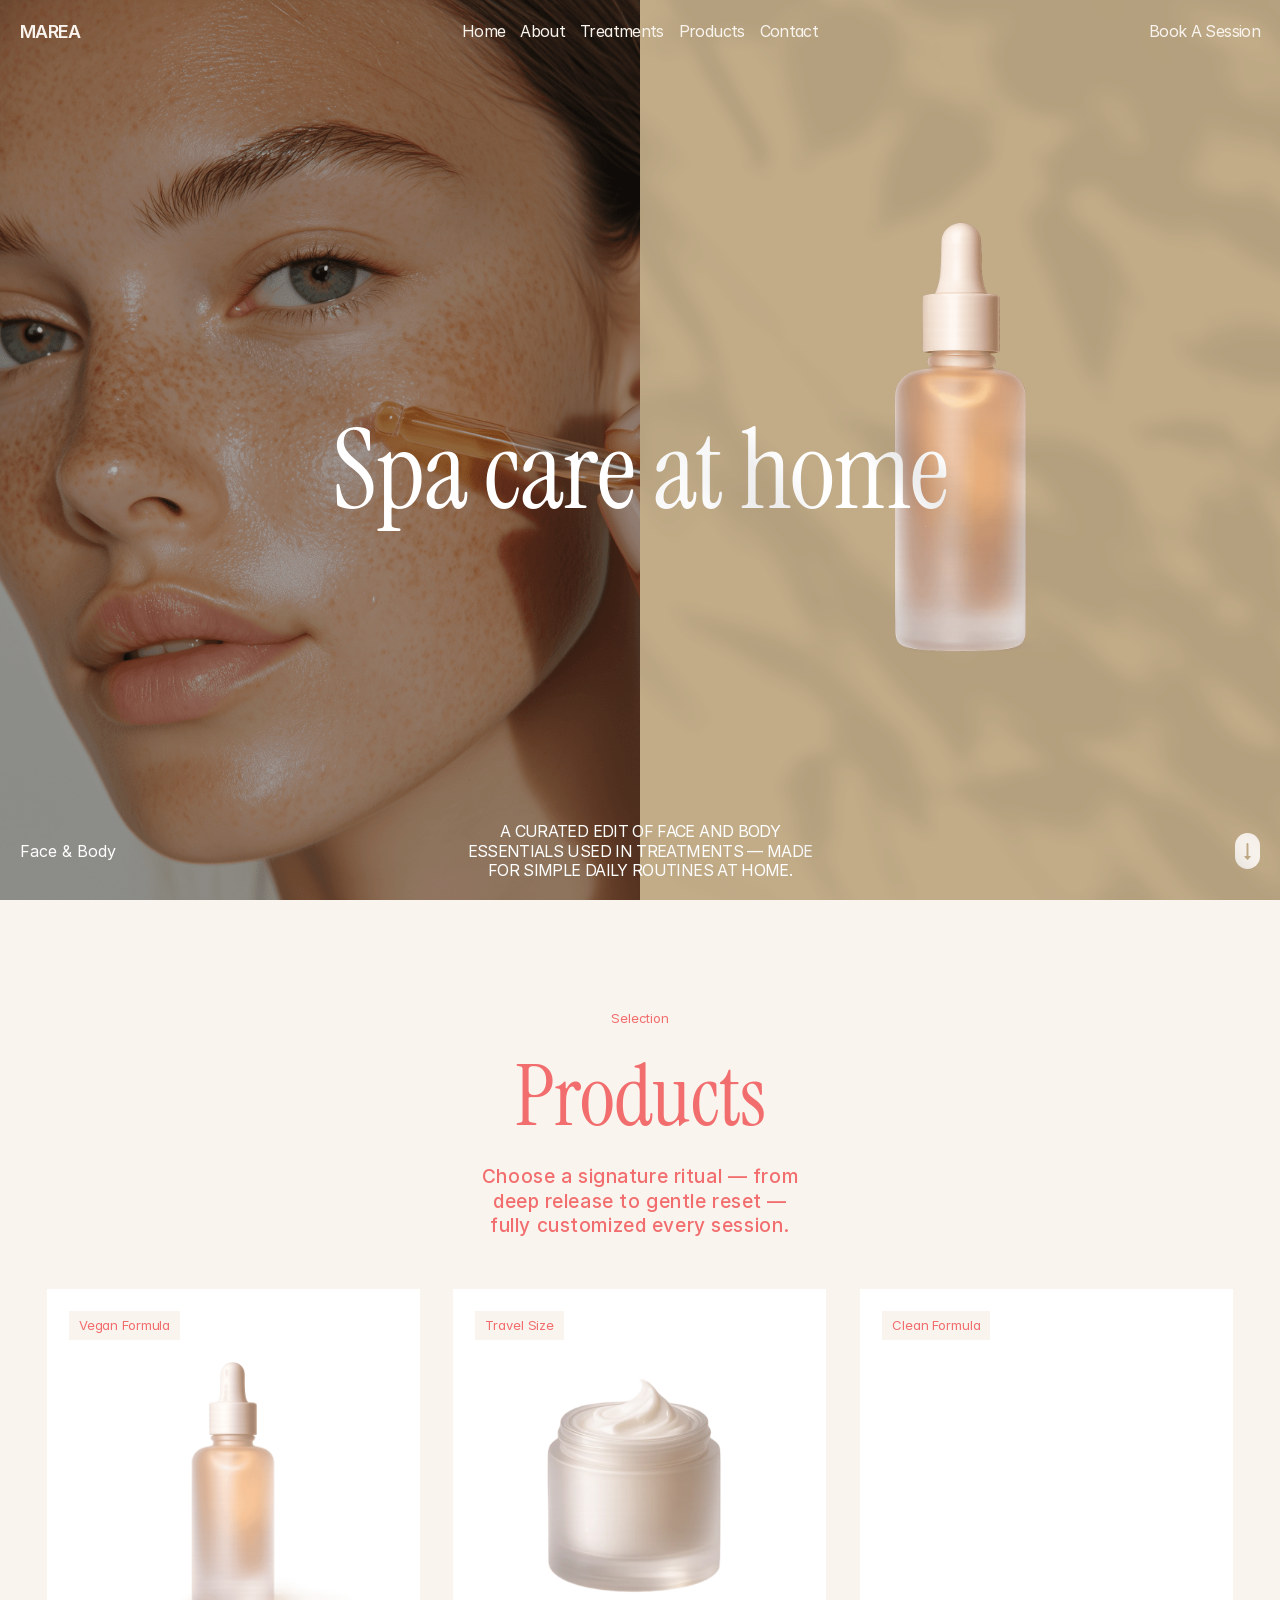
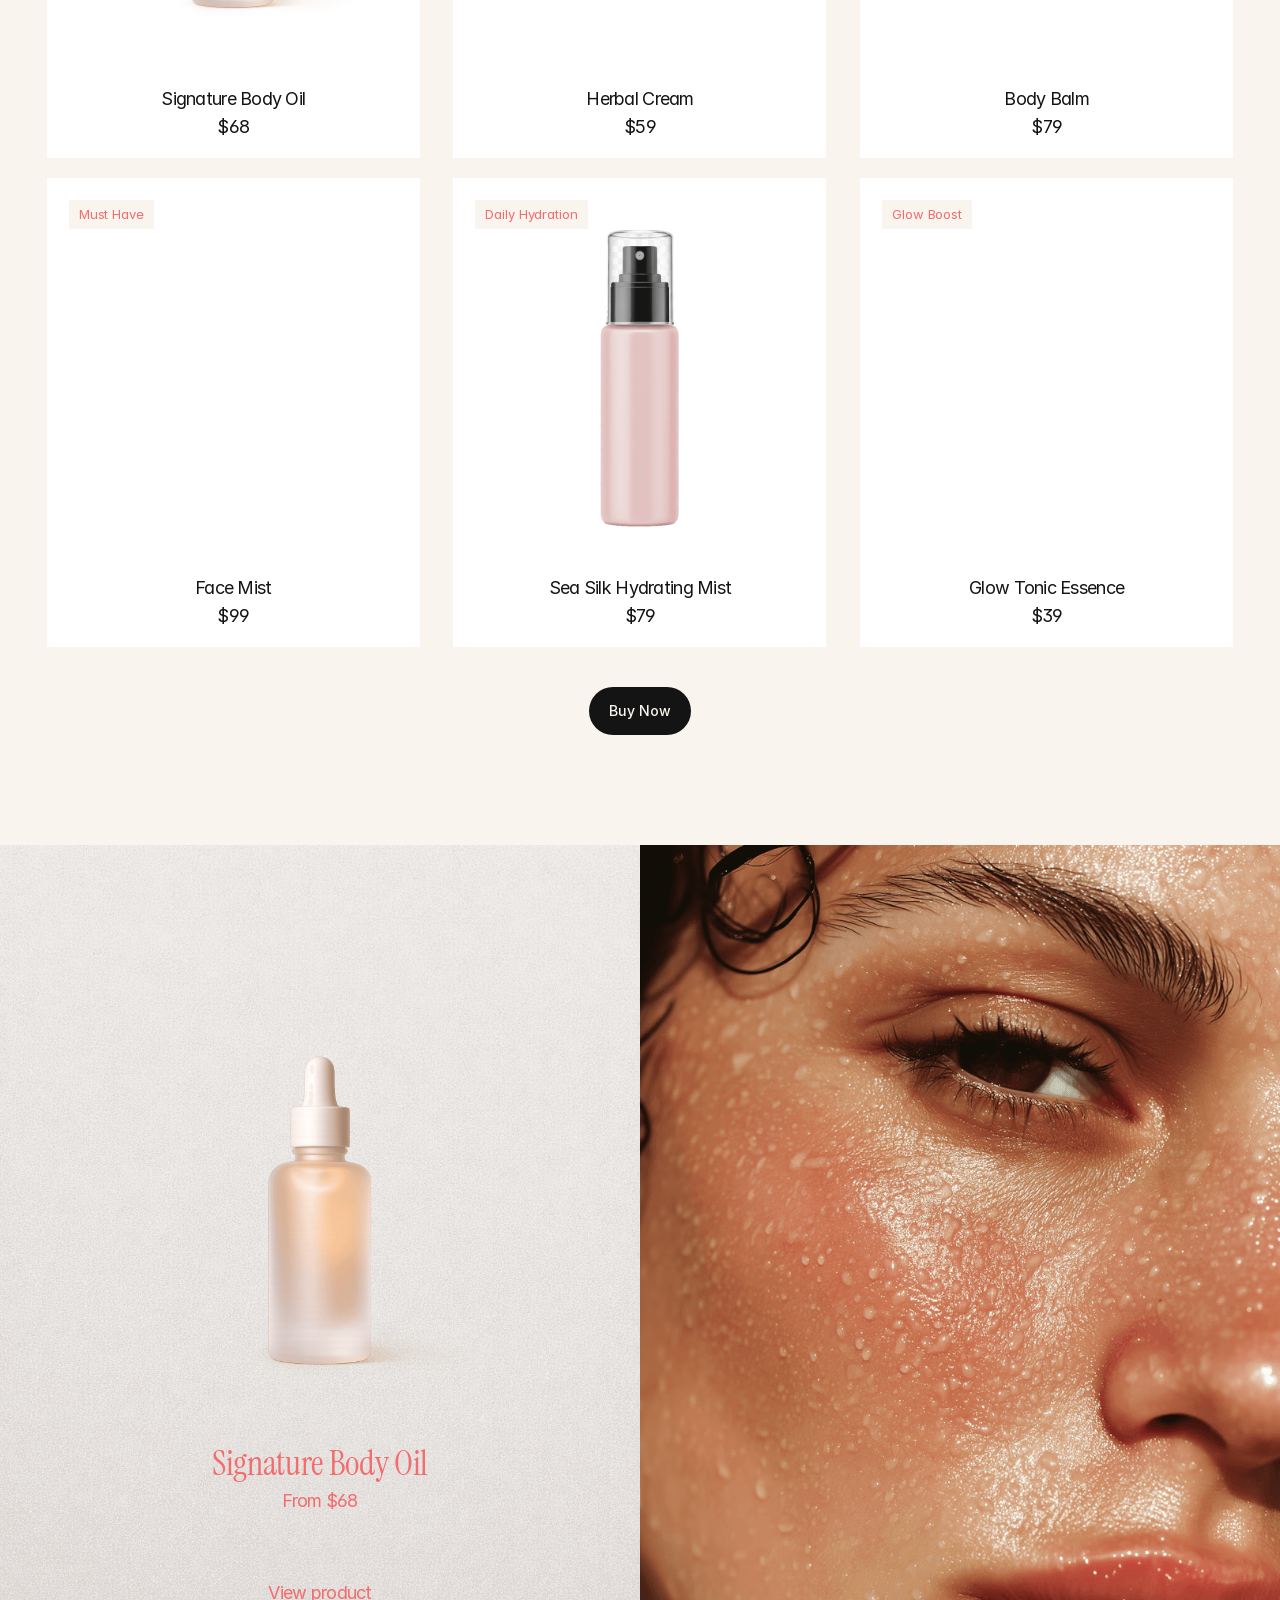
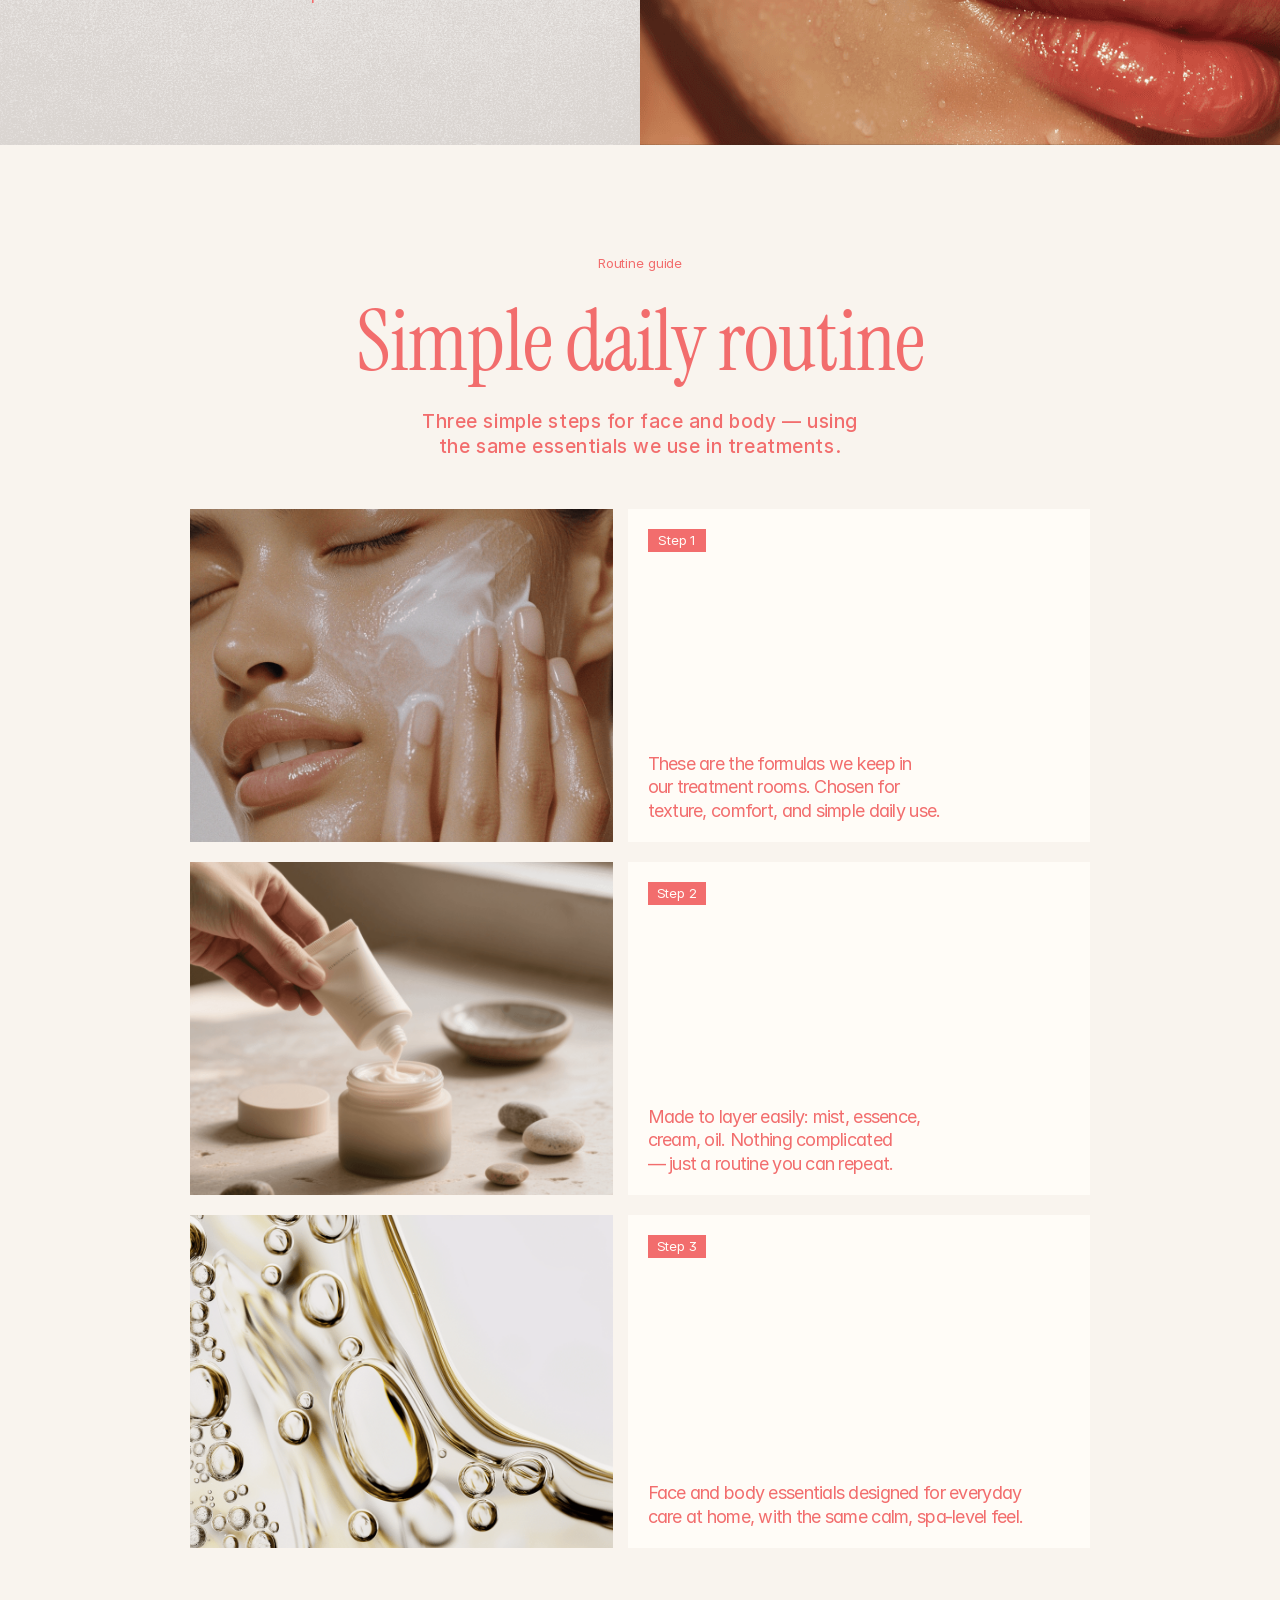
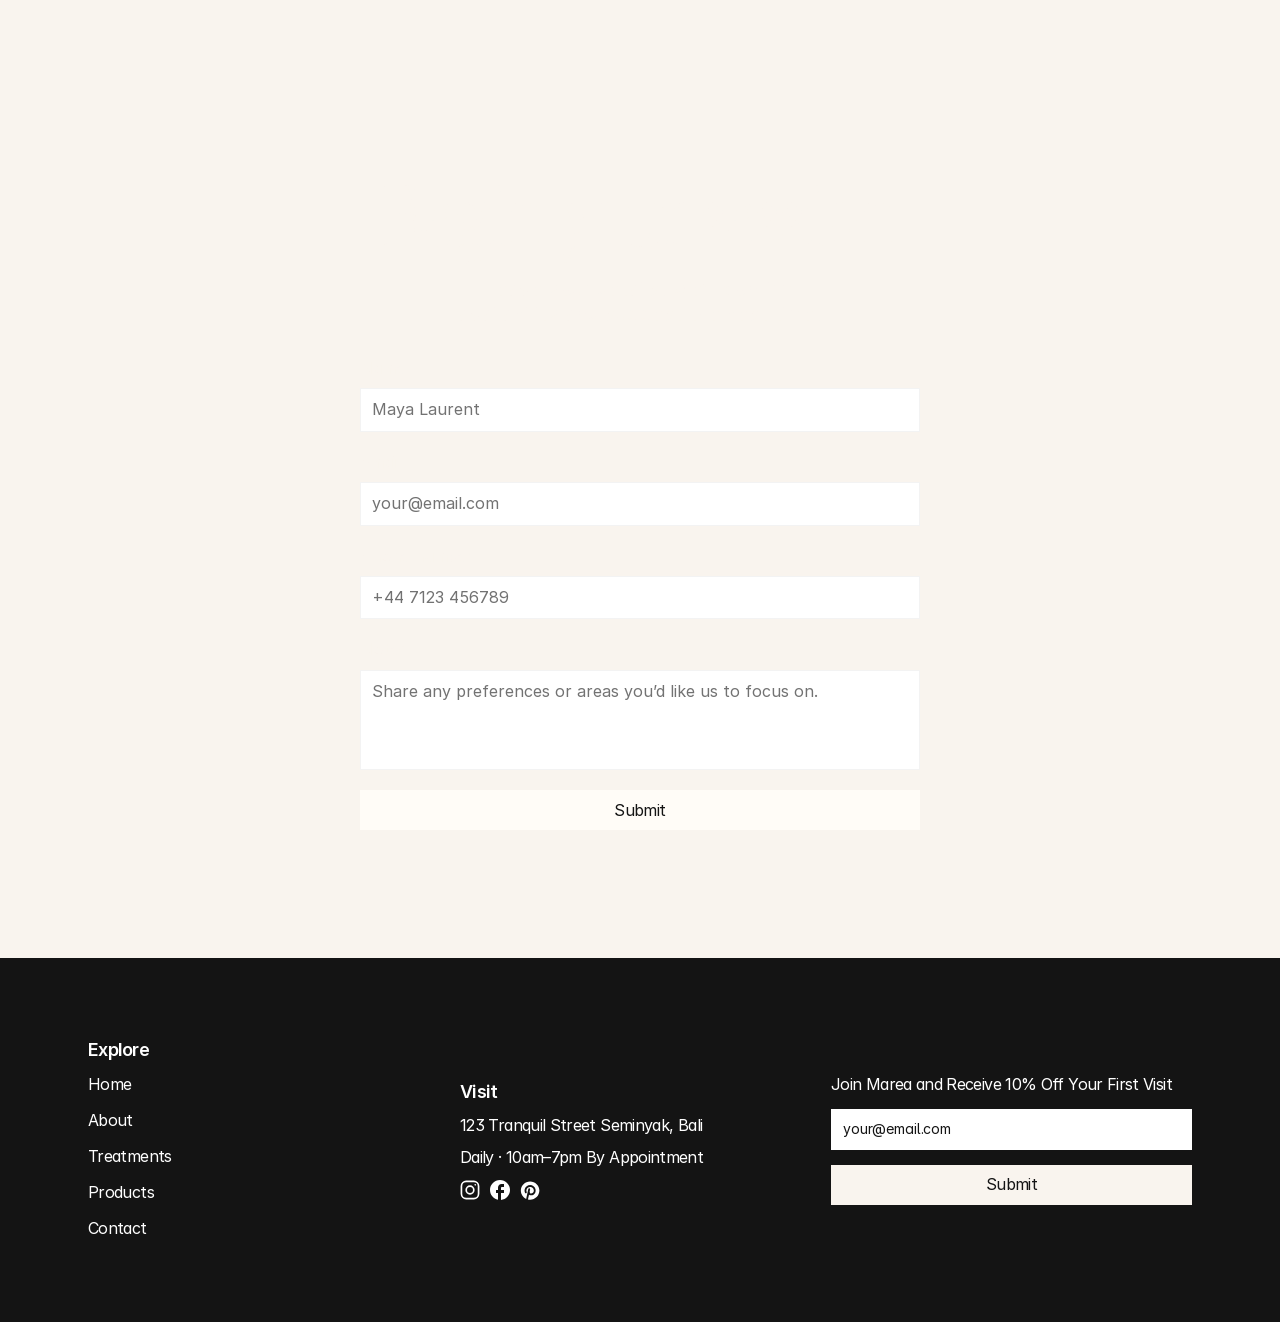
<file: products/index.html>
<!DOCTYPE html>
<html class="lenis" data-redirect-timezone="1" lang="en"><head><script>try { history.replaceState(null, '', '/products'); } catch(e) {}</script>
<meta charset="utf-8"/>

<!-- Start of headStart -->
<!-- End of headStart -->
<meta content="width=device-width" name="viewport"/>
<meta content="Framer eaac66a" name="generator"/>
<title>Spa Care at Home — Products by Marea</title>
<meta content="Shop Marea’s curated edit of face and body essentials — spa-grade products made for simple, effective daily routines at home." name="description"/>
<meta content="https://framerusercontent.com/sites/3J3OdVOGgDXqRMRztFArmn/searchIndex-d5LicPdlJOqy.json" name="framer-search-index"/>
<meta content="https://framerusercontent.com/sites/3J3OdVOGgDXqRMRztFArmn/searchIndex-IzCZG15E6cBq.json" name="framer-search-index-fallback"/>
<link href="/assets/1MS6xLYZa9DVCliDNcdnEzTko_a96ee30b.png" media="(prefers-color-scheme: light)" rel="icon"/>
<link href="/assets/1MS6xLYZa9DVCliDNcdnEzTko_a96ee30b.png" media="(prefers-color-scheme: dark)" rel="icon"/>
<link href="/assets/27mOMzFLDMWO9uwwSoSmojp6EE_b79f5dcb.png" rel="apple-touch-icon"/>
<!-- Open Graph / Facebook -->
<meta content="website" property="og:type"/>
<meta content="Spa Care at Home — Products by Marea" property="og:title"/>
<meta content="Shop Marea’s curated edit of face and body essentials — spa-grade products made for simple, effective daily routines at home." property="og:description"/>
<meta content="/assets/7VNGjwEUGm2JxCnRXpu5Hy9Vb8_e3caec4d.jpg" property="og:image"/>
<!-- Twitter -->
<meta content="summary_large_image" name="twitter:card"/>
<meta content="Spa Care at Home — Products by Marea" name="twitter:title"/>
<meta content="Shop Marea’s curated edit of face and body essentials — spa-grade products made for simple, effective daily routines at home." name="twitter:description"/>
<meta content="/assets/7VNGjwEUGm2JxCnRXpu5Hy9Vb8_e3caec4d.jpg" name="twitter:image"/>
<style data-framer-font-css="">/* cyrillic-ext */
@font-face {
  font-family: 'Fragment Mono';
  font-style: normal;
  font-weight: 400;
  src: url(https://fonts.gstatic.com/s/fragmentmono/v6/4iCr6K5wfMRRjxp0DA6-2CLnB45HhrUI.woff2) format('woff2');
  unicode-range: U+0460-052F, U+1C80-1C8A, U+20B4, U+2DE0-2DFF, U+A640-A69F, U+FE2E-FE2F;
}
/* latin-ext */
@font-face {
  font-family: 'Fragment Mono';
  font-style: normal;
  font-weight: 400;
  src: url(https://fonts.gstatic.com/s/fragmentmono/v6/4iCr6K5wfMRRjxp0DA6-2CLnB41HhrUI.woff2) format('woff2');
  unicode-range: U+0100-02BA, U+02BD-02C5, U+02C7-02CC, U+02CE-02D7, U+02DD-02FF, U+0304, U+0308, U+0329, U+1D00-1DBF, U+1E00-1E9F, U+1EF2-1EFF, U+2020, U+20A0-20AB, U+20AD-20C0, U+2113, U+2C60-2C7F, U+A720-A7FF;
}
/* latin */
@font-face {
  font-family: 'Fragment Mono';
  font-style: normal;
  font-weight: 400;
  src: url(https://fonts.gstatic.com/s/fragmentmono/v6/4iCr6K5wfMRRjxp0DA6-2CLnB4NHhg.woff2) format('woff2');
  unicode-range: U+0000-00FF, U+0131, U+0152-0153, U+02BB-02BC, U+02C6, U+02DA, U+02DC, U+0304, U+0308, U+0329, U+2000-206F, U+20AC, U+2122, U+2191, U+2193, U+2212, U+2215, U+FEFF, U+FFFD;
}

@font-face { font-family: "Instrument Serif"; src: url("/assets/jizBRFtNs2ka5fXjeivQ4LroWlx-2zcZ_85c697f4.woff2"); font-display: swap; font-style: normal; font-weight: 400 }
@font-face { font-family: "Instrument Serif"; src: url("https://fonts.gstatic.com/s/instrumentserif/v5/jizHRFtNs2ka5fXjeivQ4LroWlx-6zATjnTNgNq55w.woff2"); font-display: swap; font-style: italic; font-weight: 400 }
@font-face { font-family: "Inter"; src: url("https://framerusercontent.com/assets/5vvr9Vy74if2I6bQbJvbw7SY1pQ.woff2"); font-display: swap; font-style: normal; font-weight: 400; unicode-range: U+0460-052F, U+1C80-1C88, U+20B4, U+2DE0-2DFF, U+A640-A69F, U+FE2E-FE2F }
@font-face { font-family: "Inter"; src: url("https://framerusercontent.com/assets/EOr0mi4hNtlgWNn9if640EZzXCo.woff2"); font-display: swap; font-style: normal; font-weight: 400; unicode-range: U+0301, U+0400-045F, U+0490-0491, U+04B0-04B1, U+2116 }
@font-face { font-family: "Inter"; src: url("https://framerusercontent.com/assets/Y9k9QrlZAqio88Klkmbd8VoMQc.woff2"); font-display: swap; font-style: normal; font-weight: 400; unicode-range: U+1F00-1FFF }
@font-face { font-family: "Inter"; src: url("https://framerusercontent.com/assets/OYrD2tBIBPvoJXiIHnLoOXnY9M.woff2"); font-display: swap; font-style: normal; font-weight: 400; unicode-range: U+0370-03FF }
@font-face { font-family: "Inter"; src: url("https://framerusercontent.com/assets/JeYwfuaPfZHQhEG8U5gtPDZ7WQ.woff2"); font-display: swap; font-style: normal; font-weight: 400; unicode-range: U+0100-024F, U+0259, U+1E00-1EFF, U+2020, U+20A0-20AB, U+20AD-20CF, U+2113, U+2C60-2C7F, U+A720-A7FF }
@font-face { font-family: "Inter"; src: url("/assets/GrgcKwrN6d3Uz8EwcLHZxwEfC4_d2835f64.woff2"); font-display: swap; font-style: normal; font-weight: 400; unicode-range: U+0000-00FF, U+0131, U+0152-0153, U+02BB-02BC, U+02C6, U+02DA, U+02DC, U+2000-206F, U+2070, U+2074-207E, U+2080-208E, U+20AC, U+2122, U+2191, U+2193, U+2212, U+2215, U+FEFF, U+FFFD }
@font-face { font-family: "Inter"; src: url("https://framerusercontent.com/assets/b6Y37FthZeALduNqHicBT6FutY.woff2"); font-display: swap; font-style: normal; font-weight: 400; unicode-range: U+0102-0103, U+0110-0111, U+0128-0129, U+0168-0169, U+01A0-01A1, U+01AF-01B0, U+1EA0-1EF9, U+20AB }
@font-face { font-family: "Inter"; src: url("https://framerusercontent.com/assets/5A3Ce6C9YYmCjpQx9M4inSaKU.woff2"); font-display: swap; font-style: normal; font-weight: 500; unicode-range: U+0460-052F, U+1C80-1C88, U+20B4, U+2DE0-2DFF, U+A640-A69F, U+FE2E-FE2F }
@font-face { font-family: "Inter"; src: url("https://framerusercontent.com/assets/Qx95Xyt0Ka3SGhinnbXIGpEIyP4.woff2"); font-display: swap; font-style: normal; font-weight: 500; unicode-range: U+0301, U+0400-045F, U+0490-0491, U+04B0-04B1, U+2116 }
@font-face { font-family: "Inter"; src: url("https://framerusercontent.com/assets/6mJuEAguuIuMog10gGvH5d3cl8.woff2"); font-display: swap; font-style: normal; font-weight: 500; unicode-range: U+1F00-1FFF }
@font-face { font-family: "Inter"; src: url("https://framerusercontent.com/assets/xYYWaj7wCU5zSQH0eXvSaS19wo.woff2"); font-display: swap; font-style: normal; font-weight: 500; unicode-range: U+0370-03FF }
@font-face { font-family: "Inter"; src: url("https://framerusercontent.com/assets/otTaNuNpVK4RbdlT7zDDdKvQBA.woff2"); font-display: swap; font-style: normal; font-weight: 500; unicode-range: U+0100-024F, U+0259, U+1E00-1EFF, U+2020, U+20A0-20AB, U+20AD-20CF, U+2113, U+2C60-2C7F, U+A720-A7FF }
@font-face { font-family: "Inter"; src: url("/assets/UjlFhCnUjxhNfep4oYBPqnEssyo_2ba1c0d5.woff2"); font-display: swap; font-style: normal; font-weight: 500; unicode-range: U+0000-00FF, U+0131, U+0152-0153, U+02BB-02BC, U+02C6, U+02DA, U+02DC, U+2000-206F, U+2070, U+2074-207E, U+2080-208E, U+20AC, U+2122, U+2191, U+2193, U+2212, U+2215, U+FEFF, U+FFFD }
@font-face { font-family: "Inter"; src: url("https://framerusercontent.com/assets/DolVirEGb34pEXEp8t8FQBSK4.woff2"); font-display: swap; font-style: normal; font-weight: 500; unicode-range: U+0102-0103, U+0110-0111, U+0128-0129, U+0168-0169, U+01A0-01A1, U+01AF-01B0, U+1EA0-1EF9, U+20AB }
@font-face { font-family: "Inter"; src: url("https://framerusercontent.com/assets/DpPBYI0sL4fYLgAkX8KXOPVt7c.woff2"); font-display: swap; font-style: normal; font-weight: 700; unicode-range: U+0460-052F, U+1C80-1C88, U+20B4, U+2DE0-2DFF, U+A640-A69F, U+FE2E-FE2F }
@font-face { font-family: "Inter"; src: url("https://framerusercontent.com/assets/4RAEQdEOrcnDkhHiiCbJOw92Lk.woff2"); font-display: swap; font-style: normal; font-weight: 700; unicode-range: U+0301, U+0400-045F, U+0490-0491, U+04B0-04B1, U+2116 }
@font-face { font-family: "Inter"; src: url("https://framerusercontent.com/assets/1K3W8DizY3v4emK8Mb08YHxTbs.woff2"); font-display: swap; font-style: normal; font-weight: 700; unicode-range: U+1F00-1FFF }
@font-face { font-family: "Inter"; src: url("https://framerusercontent.com/assets/tUSCtfYVM1I1IchuyCwz9gDdQ.woff2"); font-display: swap; font-style: normal; font-weight: 700; unicode-range: U+0370-03FF }
@font-face { font-family: "Inter"; src: url("https://framerusercontent.com/assets/VgYFWiwsAC5OYxAycRXXvhze58.woff2"); font-display: swap; font-style: normal; font-weight: 700; unicode-range: U+0100-024F, U+0259, U+1E00-1EFF, U+2020, U+20A0-20AB, U+20AD-20CF, U+2113, U+2C60-2C7F, U+A720-A7FF }
@font-face { font-family: "Inter"; src: url("https://framerusercontent.com/assets/syRNPWzAMIrcJ3wIlPIP43KjQs.woff2"); font-display: swap; font-style: normal; font-weight: 700; unicode-range: U+0000-00FF, U+0131, U+0152-0153, U+02BB-02BC, U+02C6, U+02DA, U+02DC, U+2000-206F, U+2070, U+2074-207E, U+2080-208E, U+20AC, U+2122, U+2191, U+2193, U+2212, U+2215, U+FEFF, U+FFFD }
@font-face { font-family: "Inter"; src: url("https://framerusercontent.com/assets/GIryZETIX4IFypco5pYZONKhJIo.woff2"); font-display: swap; font-style: normal; font-weight: 700; unicode-range: U+0102-0103, U+0110-0111, U+0128-0129, U+0168-0169, U+01A0-01A1, U+01AF-01B0, U+1EA0-1EF9, U+20AB }
@font-face { font-family: "Inter"; src: url("https://framerusercontent.com/assets/H89BbHkbHDzlxZzxi8uPzTsp90.woff2"); font-display: swap; font-style: italic; font-weight: 700; unicode-range: U+0460-052F, U+1C80-1C88, U+20B4, U+2DE0-2DFF, U+A640-A69F, U+FE2E-FE2F }
@font-face { font-family: "Inter"; src: url("https://framerusercontent.com/assets/u6gJwDuwB143kpNK1T1MDKDWkMc.woff2"); font-display: swap; font-style: italic; font-weight: 700; unicode-range: U+0301, U+0400-045F, U+0490-0491, U+04B0-04B1, U+2116 }
@font-face { font-family: "Inter"; src: url("https://framerusercontent.com/assets/43sJ6MfOPh1LCJt46OvyDuSbA6o.woff2"); font-display: swap; font-style: italic; font-weight: 700; unicode-range: U+1F00-1FFF }
@font-face { font-family: "Inter"; src: url("https://framerusercontent.com/assets/wccHG0r4gBDAIRhfHiOlq6oEkqw.woff2"); font-display: swap; font-style: italic; font-weight: 700; unicode-range: U+0370-03FF }
@font-face { font-family: "Inter"; src: url("https://framerusercontent.com/assets/WZ367JPwf9bRW6LdTHN8rXgSjw.woff2"); font-display: swap; font-style: italic; font-weight: 700; unicode-range: U+0100-024F, U+0259, U+1E00-1EFF, U+2020, U+20A0-20AB, U+20AD-20CF, U+2113, U+2C60-2C7F, U+A720-A7FF }
@font-face { font-family: "Inter"; src: url("https://framerusercontent.com/assets/ia3uin3hQWqDrVloC1zEtYHWw.woff2"); font-display: swap; font-style: italic; font-weight: 700; unicode-range: U+0000-00FF, U+0131, U+0152-0153, U+02BB-02BC, U+02C6, U+02DA, U+02DC, U+2000-206F, U+2070, U+2074-207E, U+2080-208E, U+20AC, U+2122, U+2191, U+2193, U+2212, U+2215, U+FEFF, U+FFFD }
@font-face { font-family: "Inter"; src: url("https://framerusercontent.com/assets/2A4Xx7CngadFGlVV4xrO06OBHY.woff2"); font-display: swap; font-style: italic; font-weight: 700; unicode-range: U+0102-0103, U+0110-0111, U+0128-0129, U+0168-0169, U+01A0-01A1, U+01AF-01B0, U+1EA0-1EF9, U+20AB }
@font-face { font-family: "Inter"; src: url("https://framerusercontent.com/assets/CfMzU8w2e7tHgF4T4rATMPuWosA.woff2"); font-display: swap; font-style: italic; font-weight: 400; unicode-range: U+0460-052F, U+1C80-1C88, U+20B4, U+2DE0-2DFF, U+A640-A69F, U+FE2E-FE2F }
@font-face { font-family: "Inter"; src: url("https://framerusercontent.com/assets/867QObYax8ANsfX4TGEVU9YiCM.woff2"); font-display: swap; font-style: italic; font-weight: 400; unicode-range: U+0301, U+0400-045F, U+0490-0491, U+04B0-04B1, U+2116 }
@font-face { font-family: "Inter"; src: url("https://framerusercontent.com/assets/Oyn2ZbENFdnW7mt2Lzjk1h9Zb9k.woff2"); font-display: swap; font-style: italic; font-weight: 400; unicode-range: U+1F00-1FFF }
@font-face { font-family: "Inter"; src: url("https://framerusercontent.com/assets/cdAe8hgZ1cMyLu9g005pAW3xMo.woff2"); font-display: swap; font-style: italic; font-weight: 400; unicode-range: U+0370-03FF }
@font-face { font-family: "Inter"; src: url("https://framerusercontent.com/assets/DOfvtmE1UplCq161m6Hj8CSQYg.woff2"); font-display: swap; font-style: italic; font-weight: 400; unicode-range: U+0100-024F, U+0259, U+1E00-1EFF, U+2020, U+20A0-20AB, U+20AD-20CF, U+2113, U+2C60-2C7F, U+A720-A7FF }
@font-face { font-family: "Inter"; src: url("https://framerusercontent.com/assets/pKRFNWFoZl77qYCAIp84lN1h944.woff2"); font-display: swap; font-style: italic; font-weight: 400; unicode-range: U+0000-00FF, U+0131, U+0152-0153, U+02BB-02BC, U+02C6, U+02DA, U+02DC, U+2000-206F, U+2070, U+2074-207E, U+2080-208E, U+20AC, U+2122, U+2191, U+2193, U+2212, U+2215, U+FEFF, U+FFFD }
@font-face { font-family: "Inter"; src: url("https://framerusercontent.com/assets/tKtBcDnBMevsEEJKdNGhhkLzYo.woff2"); font-display: swap; font-style: italic; font-weight: 400; unicode-range: U+0102-0103, U+0110-0111, U+0128-0129, U+0168-0169, U+01A0-01A1, U+01AF-01B0, U+1EA0-1EF9, U+20AB }
@font-face { font-family: "Inter"; src: url("https://framerusercontent.com/assets/hyOgCu0Xnghbimh0pE8QTvtt2AU.woff2"); font-display: swap; font-style: normal; font-weight: 600; unicode-range: U+0460-052F, U+1C80-1C88, U+20B4, U+2DE0-2DFF, U+A640-A69F, U+FE2E-FE2F }
@font-face { font-family: "Inter"; src: url("https://framerusercontent.com/assets/NeGmSOXrPBfEFIy5YZeHq17LEDA.woff2"); font-display: swap; font-style: normal; font-weight: 600; unicode-range: U+0301, U+0400-045F, U+0490-0491, U+04B0-04B1, U+2116 }
@font-face { font-family: "Inter"; src: url("https://framerusercontent.com/assets/oYaAX5himiTPYuN8vLWnqBbfD2s.woff2"); font-display: swap; font-style: normal; font-weight: 600; unicode-range: U+1F00-1FFF }
@font-face { font-family: "Inter"; src: url("https://framerusercontent.com/assets/lEJLP4R0yuCaMCjSXYHtJw72M.woff2"); font-display: swap; font-style: normal; font-weight: 600; unicode-range: U+0370-03FF }
@font-face { font-family: "Inter"; src: url("https://framerusercontent.com/assets/cRJyLNuTJR5jbyKzGi33wU9cqIQ.woff2"); font-display: swap; font-style: normal; font-weight: 600; unicode-range: U+0100-024F, U+0259, U+1E00-1EFF, U+2020, U+20A0-20AB, U+20AD-20CF, U+2113, U+2C60-2C7F, U+A720-A7FF }
@font-face { font-family: "Inter"; src: url("/assets/yDtI2UI8XcEg1W2je9XPN3Noo_a113a1cb.woff2"); font-display: swap; font-style: normal; font-weight: 600; unicode-range: U+0000-00FF, U+0131, U+0152-0153, U+02BB-02BC, U+02C6, U+02DA, U+02DC, U+2000-206F, U+2070, U+2074-207E, U+2080-208E, U+20AC, U+2122, U+2191, U+2193, U+2212, U+2215, U+FEFF, U+FFFD }
@font-face { font-family: "Inter"; src: url("https://framerusercontent.com/assets/A0Wcc7NgXMjUuFdquHDrIZpzZw0.woff2"); font-display: swap; font-style: normal; font-weight: 600; unicode-range: U+0102-0103, U+0110-0111, U+0128-0129, U+0168-0169, U+01A0-01A1, U+01AF-01B0, U+1EA0-1EF9, U+20AB }
@font-face { font-family: "Inter"; src: url("https://framerusercontent.com/assets/vxBnBhH8768IFAXAb4Qf6wQHKs.woff2"); font-display: swap; font-style: italic; font-weight: 600; unicode-range: U+0460-052F, U+1C80-1C88, U+20B4, U+2DE0-2DFF, U+A640-A69F, U+FE2E-FE2F }
@font-face { font-family: "Inter"; src: url("https://framerusercontent.com/assets/zSsEuoJdh8mcFVk976C05ZfQr8.woff2"); font-display: swap; font-style: italic; font-weight: 600; unicode-range: U+0301, U+0400-045F, U+0490-0491, U+04B0-04B1, U+2116 }
@font-face { font-family: "Inter"; src: url("https://framerusercontent.com/assets/b8ezwLrN7h2AUoPEENcsTMVJ0.woff2"); font-display: swap; font-style: italic; font-weight: 600; unicode-range: U+1F00-1FFF }
@font-face { font-family: "Inter"; src: url("https://framerusercontent.com/assets/mvNEIBLyHbscgHtwfsByjXUz3XY.woff2"); font-display: swap; font-style: italic; font-weight: 600; unicode-range: U+0370-03FF }
@font-face { font-family: "Inter"; src: url("https://framerusercontent.com/assets/6FI2EneKzM3qBy5foOZXey7coCA.woff2"); font-display: swap; font-style: italic; font-weight: 600; unicode-range: U+0100-024F, U+0259, U+1E00-1EFF, U+2020, U+20A0-20AB, U+20AD-20CF, U+2113, U+2C60-2C7F, U+A720-A7FF }
@font-face { font-family: "Inter"; src: url("https://framerusercontent.com/assets/fuyXZpVvOjq8NesCOfgirHCWyg.woff2"); font-display: swap; font-style: italic; font-weight: 600; unicode-range: U+0000-00FF, U+0131, U+0152-0153, U+02BB-02BC, U+02C6, U+02DA, U+02DC, U+2000-206F, U+2070, U+2074-207E, U+2080-208E, U+20AC, U+2122, U+2191, U+2193, U+2212, U+2215, U+FEFF, U+FFFD }
@font-face { font-family: "Inter"; src: url("https://framerusercontent.com/assets/NHHeAKJVP0ZWHk5YZnQQChIsBM.woff2"); font-display: swap; font-style: italic; font-weight: 600; unicode-range: U+0102-0103, U+0110-0111, U+0128-0129, U+0168-0169, U+01A0-01A1, U+01AF-01B0, U+1EA0-1EF9, U+20AB }
@font-face { font-family: "Inter"; src: url("https://framerusercontent.com/assets/khkJkwSL66WFg8SX6Wa726c.woff2"); font-display: swap; font-style: italic; font-weight: 500; unicode-range: U+0460-052F, U+1C80-1C88, U+20B4, U+2DE0-2DFF, U+A640-A69F, U+FE2E-FE2F }
@font-face { font-family: "Inter"; src: url("https://framerusercontent.com/assets/0E7IMbDzcGABpBwwqNEt60wU0w.woff2"); font-display: swap; font-style: italic; font-weight: 500; unicode-range: U+0301, U+0400-045F, U+0490-0491, U+04B0-04B1, U+2116 }
@font-face { font-family: "Inter"; src: url("https://framerusercontent.com/assets/NTJ0nQgIF0gcDelS14zQ9NR9Q.woff2"); font-display: swap; font-style: italic; font-weight: 500; unicode-range: U+1F00-1FFF }
@font-face { font-family: "Inter"; src: url("https://framerusercontent.com/assets/QrcNhgEPfRl0LS8qz5Ln8olanl8.woff2"); font-display: swap; font-style: italic; font-weight: 500; unicode-range: U+0370-03FF }
@font-face { font-family: "Inter"; src: url("https://framerusercontent.com/assets/JEXmejW8mXOYMtt0hyRg811kHac.woff2"); font-display: swap; font-style: italic; font-weight: 500; unicode-range: U+0100-024F, U+0259, U+1E00-1EFF, U+2020, U+20A0-20AB, U+20AD-20CF, U+2113, U+2C60-2C7F, U+A720-A7FF }
@font-face { font-family: "Inter"; src: url("https://framerusercontent.com/assets/Bo5CNzBv77CafbxOtKIkpw9egw.woff2"); font-display: swap; font-style: italic; font-weight: 500; unicode-range: U+0000-00FF, U+0131, U+0152-0153, U+02BB-02BC, U+02C6, U+02DA, U+02DC, U+2000-206F, U+2070, U+2074-207E, U+2080-208E, U+20AC, U+2122, U+2191, U+2193, U+2212, U+2215, U+FEFF, U+FFFD }
@font-face { font-family: "Inter"; src: url("https://framerusercontent.com/assets/uy9s0iWuxiNnVt8EpTI3gzohpwo.woff2"); font-display: swap; font-style: italic; font-weight: 500; unicode-range: U+0102-0103, U+0110-0111, U+0128-0129, U+0168-0169, U+01A0-01A1, U+01AF-01B0, U+1EA0-1EF9, U+20AB }
@font-face { font-family: "Instrument Serif Placeholder"; src: local("Times New Roman"); ascent-override: 117.87%; descent-override: 36.91%; line-gap-override: 0.00%; size-adjust: 83.99% }
@font-face { font-family: "Inter Placeholder"; src: local("Arial"); ascent-override: 89.79%; descent-override: 22.36%; line-gap-override: 0.00%; size-adjust: 107.89% }</style>
<link crossorigin="" href="https://fonts.gstatic.com" rel="preconnect"/>
<link crossorigin="" href="https://fonts.gstatic.com" rel="preconnect"/>
<meta content="max-image-preview:large" name="robots"/><link href="https://mareaspa.framer.website/products" rel="canonical"/><meta content="https://mareaspa.framer.website/products" property="og:url"/><style data-framer-components="framer-lib-cursors-host framer-f8h9i PropertyOverrides framer-XwPRL framer-BTgkk framer-lib-combinedCSSRules framer-BmKxO framer-bRC1t framer-XMy3p framer-XM2tU framer-Dpg2a framer-44uix framer-lib-form-plain-text-input framer-pXztS framer-2b7li framer-mydga framer-0ZvIN framer-DZ0DX framer-xH2Eq" data-framer-css-ssr-minified="">html,body,#main{box-sizing:border-box;margin:0;padding:0}:root{-webkit-font-smoothing:antialiased;-moz-osx-font-smoothing:grayscale}*{box-sizing:border-box;-webkit-font-smoothing:inherit}h1,h2,h3,h4,h5,h6,p,figure{margin:0}body,input,textarea,select,button{font-family:sans-serif;font-size:12px}body{--token-8486232b-a814-491a-90b1-ad5005a51016:#f9f4ee;--token-aebc5b67-9e4a-4fa3-9430-06f382c35fdc:#141414;--token-d1c2de56-f8d6-479b-bd7a-af206c9aa948:#c2ac88;--token-1c365b7c-541e-401d-925b-ebb6b0d9d67b:#d9d0c1;--token-90813e6b-1df3-4740-8680-95a47b2682fc:#fffcf7;--token-84ccb127-878a-4381-9ac1-e8c1e0b25fa0:#fff;--token-b1092288-7b78-46a0-b9e4-7087bec579de:#f26d6d}@supports (z-index:calc(infinity)){#__framer-badge-container{--infinity:infinity}}#__framer-badge-container{pointer-events:none;width:100%;z-index:calc(var(--infinity,2147480000));justify-content:flex-end;padding:20px;display:flex;position:fixed;bottom:0}@supports (background:-webkit-named-image(i)) and (not (grid-template-rows:subgrid)){body{--framer-will-change-override:transform}}@supports (background:-webkit-named-image(i)) and (not (position-area:top right)){body{--framer-will-change-filter-override:filter}}[data-framer-component-type=Text] div div span,[data-framer-component-type=Text] a div span,[data-framer-component-type=Text] span span span,[data-framer-component-type=Text] p span span,[data-framer-component-type=Text] h1 span span,[data-framer-component-type=Text] h2 span span,[data-framer-component-type=Text] h3 span span,[data-framer-component-type=Text] h4 span span,[data-framer-component-type=Text] h5 span span,[data-framer-component-type=Text] h6 span span,[data-framer-component-type=Text] a{font-family:var(--font-family);font-style:var(--font-style);font-weight:min(calc(var(--framer-font-weight-increase,0) + var(--font-weight,400)),900);color:var(--text-color);letter-spacing:var(--letter-spacing);font-size:var(--font-size);text-transform:var(--text-transform);--text-decoration:var(--framer-text-decoration-style,solid)var(--framer-text-decoration,none)var(--framer-text-decoration-color,currentcolor)var(--framer-text-decoration-thickness,auto);--text-decoration-skip-ink:var(--framer-text-decoration-skip-ink);--text-underline-offset:var(--framer-text-decoration-offset);line-height:var(--line-height);--font-family:var(--framer-font-family);--font-style:var(--framer-font-style);--font-weight:var(--framer-font-weight);--text-color:var(--framer-text-color);--letter-spacing:var(--framer-letter-spacing);--font-size:var(--framer-font-size);--text-transform:var(--framer-text-transform);--line-height:var(--framer-line-height)}@supports not (color:color(display-p3 1 1 1)){p.framer-text,div.framer-text,h1.framer-text,h2.framer-text,h3.framer-text,h4.framer-text,h5.framer-text,h6.framer-text,li.framer-text,ol.framer-text,ul.framer-text,span.framer-text:not([data-text-fill]){color:var(--framer-blockquote-text-color-rgb,var(--framer-blockquote-text-color,var(--framer-text-color-rgb,var(--framer-text-color,#000))));-webkit-text-stroke-color:var(--framer-text-stroke-color-rgb,var(--framer-text-stroke-color,initial))}mark.framer-text{background-color:var(--framer-blockquote-text-background-color-rgb,var(--framer-blockquote-text-background-color,var(--framer-text-background-color-rgb,var(--framer-text-background-color,initial))))}}@supports not (color:color(display-p3 1 1 1)){code.framer-text,code.framer-text span.framer-text:not([data-text-fill]){color:var(--framer-blockquote-text-color-rgb,var(--framer-blockquote-text-color,var(--framer-code-text-color-rgb,var(--framer-code-text-color,var(--framer-text-color-rgb,var(--framer-text-color,#000))))))}}@supports not (color:color(display-p3 1 1 1)){a.framer-text,span.framer-text[data-nested-link]{color:var(--framer-blockquote-text-color-rgb,var(--framer-blockquote-text-color,var(--framer-link-text-color-rgb,var(--framer-link-text-color,var(--framer-text-color-rgb,var(--framer-text-color,#000))))));background-color:var(--framer-link-text-background-color-rgb,var(--framer-link-text-background-color,initial));-webkit-text-decoration-color:var(--framer-link-text-decoration-color-rgb,var(--framer-link-text-decoration-color,var(--framer-text-decoration-color-rgb,var(--framer-text-decoration-color,currentcolor))));text-decoration-color:var(--framer-link-text-decoration-color-rgb,var(--framer-link-text-decoration-color,var(--framer-text-decoration-color-rgb,var(--framer-text-decoration-color,currentcolor))))}}@supports not (color:color(display-p3 1 1 1)){code.framer-text a.framer-text,code.framer-text a.framer-text span.framer-text:not([data-text-fill]),code.framer-text span.framer-text[data-nested-link],code.framer-text span.framer-text[data-nested-link] span.framer-text:not([data-text-fill]){color:var(--framer-blockquote-text-color-rgb,var(--framer-blockquote-text-color,var(--framer-link-text-color-rgb,var(--framer-link-text-color,var(--framer-code-text-color-rgb,var(--framer-code-text-color,var(--framer-text-color-rgb,var(--framer-text-color,#000))))))))}}@supports not (color:color(display-p3 1 1 1)){a.framer-text:hover,span.framer-text[data-nested-link]:hover{color:var(--framer-link-hover-text-color-rgb,var(--framer-link-hover-text-color,var(--framer-blockquote-text-color-rgb,var(--framer-blockquote-text-color,var(--framer-link-text-color-rgb,var(--framer-link-text-color,var(--framer-text-color-rgb,var(--framer-text-color,#000))))))));background-color:var(--framer-link-hover-text-background-color-rgb,var(--framer-link-hover-text-background-color,var(--framer-link-text-background-color-rgb,var(--framer-link-text-background-color,var(--framer-text-background-color-rgb,var(--framer-text-background-color,initial))))));-webkit-text-decoration-color:var(--framer-link-hover-text-decoration-color-rgb,var(--framer-link-hover-text-decoration-color,var(--framer-link-text-decoration-color-rgb,var(--framer-link-text-decoration-color,var(--framer-text-decoration-color-rgb,var(--framer-text-decoration-color,currentcolor))))));text-decoration-color:var(--framer-link-hover-text-decoration-color-rgb,var(--framer-link-hover-text-decoration-color,var(--framer-link-text-decoration-color-rgb,var(--framer-link-text-decoration-color,var(--framer-text-decoration-color-rgb,var(--framer-text-decoration-color,currentcolor))))))}}@supports not (color:color(display-p3 1 1 1)){code.framer-text a.framer-text:hover,code.framer-text span.framer-text[data-nested-link]:hover{color:var(--framer-link-hover-text-color-rgb,var(--framer-link-hover-text-color,var(--framer-blockquote-text-color-rgb,var(--framer-blockquote-text-color,var(--framer-link-text-color-rgb,var(--framer-link-text-color,var(--framer-code-text-color-rgb,var(--framer-code-text-color,var(--framer-text-color-rgb,var(--framer-text-color,#000))))))))))}}@supports not (color:color(display-p3 1 1 1)){a.framer-text[data-framer-page-link-current],span.framer-text[data-framer-page-link-current]{color:var(--framer-link-current-text-color-rgb,var(--framer-link-current-text-color,var(--framer-link-text-color-rgb,var(--framer-link-text-color,var(--framer-text-color-rgb,var(--framer-text-color,#000))))));background-color:var(--framer-link-current-text-background-color-rgb,var(--framer-link-current-text-background-color,var(--framer-link-text-background-color-rgb,var(--framer-link-text-background-color,var(--framer-text-background-color-rgb,var(--framer-text-background-color,initial))))));-webkit-text-decoration-color:var(--framer-link-current-text-decoration-color-rgb,var(--framer-link-current-text-decoration-color,var(--framer-link-text-decoration-color-rgb,var(--framer-link-text-decoration-color,var(--framer-text-decoration-color-rgb,var(--framer-text-decoration-color,currentcolor))))));text-decoration-color:var(--framer-link-current-text-decoration-color-rgb,var(--framer-link-current-text-decoration-color,var(--framer-link-text-decoration-color-rgb,var(--framer-link-text-decoration-color,var(--framer-text-decoration-color-rgb,var(--framer-text-decoration-color,currentcolor))))))}}@supports not (color:color(display-p3 1 1 1)){code.framer-text a.framer-text[data-framer-page-link-current],code.framer-text a.framer-text[data-framer-page-link-current] span.framer-text:not([data-text-fill]),code.framer-text span.framer-text[data-framer-page-link-current],code.framer-text span.framer-text[data-framer-page-link-current] span.framer-text:not([data-text-fill]){color:var(--framer-link-current-text-color-rgb,var(--framer-link-current-text-color,var(--framer-link-text-color-rgb,var(--framer-link-text-color,var(--framer-code-text-color-rgb,var(--framer-code-text-color,var(--framer-text-color-rgb,var(--framer-text-color,#000))))))));background-color:var(--framer-link-current-text-background-color-rgb,var(--framer-link-current-text-background-color,var(--framer-link-text-background-color-rgb,var(--framer-link-text-background-color,var(--framer-text-background-color-rgb,var(--framer-text-background-color,initial))))))}}@supports not (color:color(display-p3 1 1 1)){a.framer-text[data-framer-page-link-current]:hover,span.framer-text[data-framer-page-link-current]:hover{color:var(--framer-link-hover-text-color-rgb,var(--framer-link-hover-text-color,var(--framer-link-current-text-color-rgb,var(--framer-link-current-text-color,var(--framer-link-text-color-rgb,var(--framer-link-text-color,var(--framer-code-text-color-rgb,var(--framer-code-text-color,var(--framer-text-color-rgb,var(--framer-text-color,#000))))))))));background-color:var(--framer-link-hover-text-background-color-rgb,var(--framer-link-hover-text-background-color,var(--framer-link-current-text-background-color-rgb,var(--framer-link-current-text-background-color,var(--framer-link-text-background-color-rgb,var(--framer-link-text-background-color,initial))))));-webkit-text-decoration-color:var(--framer-link-hover-text-decoration-color-rgb,var(--framer-link-hover-text-decoration-color,var(--framer-link-current-text-decoration-color-rgb,var(--framer-link-current-text-decoration-color,var(--framer-link-text-decoration-color-rgb,var(--framer-link-text-decoration-color,var(--framer-text-decoration-color-rgb,var(--framer-text-decoration-color,currentcolor))))))));text-decoration-color:var(--framer-link-hover-text-decoration-color-rgb,var(--framer-link-hover-text-decoration-color,var(--framer-link-current-text-decoration-color-rgb,var(--framer-link-current-text-decoration-color,var(--framer-link-text-decoration-color-rgb,var(--framer-link-text-decoration-color,var(--framer-text-decoration-color-rgb,var(--framer-text-decoration-color,currentcolor))))))))}}@supports not (color:color(display-p3 1 1 1)){code.framer-text a.framer-text[data-framer-page-link-current]:hover,code.framer-text a.framer-text[data-framer-page-link-current]:hover span.framer-text:not([data-text-fill]),code.framer-text span.framer-text[data-framer-page-link-current]:hover,code.framer-text span.framer-text[data-framer-page-link-current]:hover span.framer-text:not([data-text-fill]){color:var(--framer-link-hover-text-color-rgb,var(--framer-link-hover-text-color,var(--framer-link-current-text-color-rgb,var(--framer-link-current-text-color,var(--framer-link-text-color-rgb,var(--framer-link-text-color,var(--framer-code-text-color-rgb,var(--framer-code-text-color,var(--framer-text-color-rgb,var(--framer-text-color,#000))))))))));background-color:var(--framer-link-hover-text-background-color-rgb,var(--framer-link-hover-text-background-color,var(--framer-link-current-text-background-color-rgb,var(--framer-link-current-text-background-color,var(--framer-link-text-background-color-rgb,var(--framer-link-text-background-color,initial))))))}}@supports not (overflow:clip){:root{--overflow-clip-fallback:hidden}}@supports (background:-webkit-named-image(i)) and (not (contain-intrinsic-size:inherit)){div.framer-text,p.framer-text,h1.framer-text,h2.framer-text,h3.framer-text,h4.framer-text,h5.framer-text,h6.framer-text,ol.framer-text,ul.framer-text,li.framer-text,blockquote.framer-text,.framer-text.framer-image{display:var(--text-truncation-display-inline-for-safari-16,revert)}div.framer-text:after,p.framer-text:after,h1.framer-text:after,h2.framer-text:after,h3.framer-text:after,h4.framer-text:after,h5.framer-text:after,h6.framer-text:after,ol.framer-text:after,ul.framer-text:after,li.framer-text:after,blockquote.framer-text:after,.framer-text.framer-image:after{content:var(--text-truncation-line-break-for-safari-16);white-space:pre}.framer-text.framer-text-module,.framer-text.framer-table-wrapper{display:var(--text-truncation-display-none-for-safari-16,revert)}p.framer-text[data-text-fill]{display:var(--text-truncation-display-inline-for-safari-16,inline-block)}}@supports (corner-shape:superellipse(2)){:root{--one-if-corner-shape-supported:1}}.framer-cursor-none,.framer-cursor-none *{cursor:none!important}.framer-pointer-events-none,.framer-pointer-events-none *{pointer-events:none!important}@supports (aspect-ratio:1){body{--framer-aspect-ratio-supported:auto}}.framer-f8h9i.framer-2wmknp,.framer-f8h9i .framer-2wmknp{display:block}.framer-f8h9i.framer-w50fq4{background-color:var(--token-8486232b-a814-491a-90b1-ad5005a51016,#fff);height:min-content;overflow:var(--overflow-clip-fallback,clip);flex-flow:column;place-content:center flex-start;align-items:center;gap:0;width:100%;padding:0;display:flex;position:relative}.framer-f8h9i .framer-1ya3zh0-container{height:auto;position:var(--framer-canvas-fixed-position,fixed);z-index:10;flex:none;order:-1000;width:100%;top:0;left:50%}.framer-f8h9i .framer-1bpdf6w{background:0 0;flex-grow:1;width:0;height:0;margin:0;position:relative}.framer-f8h9i .framer-m9bfln-container{flex:none;order:1002;width:100%;height:auto;position:relative}[data-layout-template=true]>#overlay{margin-bottom:0}.ssr-variant{display:contents}@supports (aspect-ratio:1){body{--framer-aspect-ratio-supported:auto}}.framer-XwPRL.framer-1nmyalk,.framer-XwPRL .framer-1nmyalk{display:block}.framer-XwPRL.framer-o5gjp4{height:min-content;overflow:var(--overflow-clip-fallback,clip);flex-flow:row;place-content:flex-start center;align-items:flex-start;gap:10px;width:1200px;padding:20px;display:flex;position:relative}.framer-XwPRL .framer-1p9f3i4{z-index:10;flex-flow:row;flex:1 0 0;place-content:center;align-items:center;gap:10px;width:1px;height:min-content;padding:0;display:flex;position:sticky;top:0;overflow:visible}.framer-XwPRL .framer-6k1f87{flex-flow:row;flex:1 0 0;place-content:center flex-start;align-items:center;gap:10px;width:1px;height:min-content;padding:0;display:flex;position:relative;overflow:visible}.framer-XwPRL .framer-c7ik1b-container,.framer-XwPRL .framer-17ln2q1-container,.framer-XwPRL .framer-1gtfzcu-container,.framer-XwPRL .framer-umf3te-container,.framer-XwPRL .framer-12ql8cr-container,.framer-XwPRL .framer-bc6tx-container,.framer-XwPRL .framer-1lbjxz4-container,.framer-XwPRL .framer-elvysz-container{flex:none;width:auto;height:auto;position:relative}.framer-XwPRL .framer-ga95vh{flex-flow:row;flex:1 0 0;place-content:flex-start center;align-items:flex-start;gap:15px;width:1px;height:min-content;padding:0;display:flex;position:relative;overflow:visible}.framer-XwPRL .framer-b1oxky{flex-flow:row;flex:1 0 0;place-content:center;align-items:center;gap:10px;width:1px;height:min-content;padding:0;display:flex;position:relative;overflow:visible}.framer-XwPRL .framer-2t5ejj{flex:1 0 0;align-self:stretch;width:1px;height:auto;position:relative;overflow:visible}.framer-XwPRL .framer-8l6zor{flex-flow:row;flex:1 0 0;place-content:center flex-end;align-items:center;gap:10px;width:1px;height:min-content;padding:0;display:flex;position:relative;overflow:visible}.framer-XwPRL.framer-v-16kmd0r.framer-o5gjp4{gap:unset;justify-content:space-between;width:810px}.framer-XwPRL.framer-v-16kmd0r .framer-1p9f3i4{gap:0}.framer-XwPRL.framer-v-16kmd0r .framer-b1oxky{justify-content:flex-end}.framer-XwPRL.framer-v-16kmd0r .framer-8l6zor,.framer-XwPRL.framer-v-gydv7l .framer-8l6zor{flex:none;width:min-content}.framer-XwPRL.framer-v-li2bby.framer-o5gjp4{cursor:pointer;width:390px}.framer-XwPRL.framer-v-li2bby .framer-1p9f3i4{order:0;gap:0}.framer-XwPRL.framer-v-li2bby .framer-b1oxky{order:1;justify-content:flex-start}.framer-XwPRL.framer-v-li2bby .framer-1lbjxz4-container{order:0}.framer-XwPRL.framer-v-li2bby .framer-2t5ejj{order:1}.framer-XwPRL.framer-v-li2bby .framer-8l6zor{order:2}.framer-XwPRL.framer-v-gydv7l.framer-o5gjp4{cursor:pointer;flex-direction:column;align-content:center;align-items:center;gap:70px;width:390px;padding:20px 0}.framer-XwPRL.framer-v-gydv7l .framer-1p9f3i4{flex-direction:column;flex:none;order:0;align-content:flex-start;align-items:flex-start;gap:50px;width:90%;padding:0 0 50px}.framer-XwPRL.framer-v-gydv7l .framer-ga95vh{flex-direction:column;flex:none;order:2;align-content:center;align-items:center;gap:20px;width:100%}.framer-XwPRL.framer-v-gydv7l .framer-b1oxky{gap:unset;flex:none;order:1;justify-content:space-between;width:100%}@supports (aspect-ratio:1){body{--framer-aspect-ratio-supported:auto}}.framer-BTgkk.framer-1dkxo9x,.framer-BTgkk .framer-1dkxo9x{display:block}.framer-BTgkk.framer-1xg15b9{flex-flow:row;place-content:center;align-items:center;gap:0;width:min-content;height:min-content;padding:0;display:flex;position:relative;overflow:visible}.framer-BTgkk .framer-ljdubm{white-space:pre;flex:none;width:auto;height:auto;position:relative}@media (max-width:1199px) and (min-width:810px){.framer-AeWBX .framer-styles-preset-h188m:not(.rich-text-wrapper),.framer-AeWBX .framer-styles-preset-h188m.rich-text-wrapper p{--framer-font-family:"Inter","Inter Placeholder",sans-serif;--framer-font-family-bold:"Inter","Inter Placeholder",sans-serif;--framer-font-family-bold-italic:"Inter","Inter Placeholder",sans-serif;--framer-font-family-italic:"Inter","Inter Placeholder",sans-serif;--framer-font-open-type-features:"blwf" on,"cv09" on,"cv03" on,"cv04" on,"cv11" on;--framer-font-size:14px;--framer-font-style:normal;--framer-font-style-bold:normal;--framer-font-style-bold-italic:italic;--framer-font-style-italic:italic;--framer-font-variation-axes:normal;--framer-font-weight:600;--framer-font-weight-bold:400;--framer-font-weight-bold-italic:700;--framer-font-weight-italic:600;--framer-letter-spacing:-.04em;--framer-line-height:1.3em;--framer-paragraph-spacing:20px;--framer-text-alignment:center;--framer-text-color:var(--token-aebc5b67-9e4a-4fa3-9430-06f382c35fdc,#141414);--framer-text-decoration:none;--framer-text-stroke-color:initial;--framer-text-stroke-width:initial;--framer-text-transform:none}}@media (max-width:809px) and (min-width:0){.framer-AeWBX .framer-styles-preset-h188m:not(.rich-text-wrapper),.framer-AeWBX .framer-styles-preset-h188m.rich-text-wrapper p{--framer-font-family:"Inter","Inter Placeholder",sans-serif;--framer-font-family-bold:"Inter","Inter Placeholder",sans-serif;--framer-font-family-bold-italic:"Inter","Inter Placeholder",sans-serif;--framer-font-family-italic:"Inter","Inter Placeholder",sans-serif;--framer-font-open-type-features:"blwf" on,"cv09" on,"cv03" on,"cv04" on,"cv11" on;--framer-font-size:13px;--framer-font-style:normal;--framer-font-style-bold:normal;--framer-font-style-bold-italic:italic;--framer-font-style-italic:italic;--framer-font-variation-axes:normal;--framer-font-weight:600;--framer-font-weight-bold:400;--framer-font-weight-bold-italic:700;--framer-font-weight-italic:600;--framer-letter-spacing:-.04em;--framer-line-height:1.3em;--framer-paragraph-spacing:20px;--framer-text-alignment:center;--framer-text-color:var(--token-aebc5b67-9e4a-4fa3-9430-06f382c35fdc,#141414);--framer-text-decoration:none;--framer-text-stroke-color:initial;--framer-text-stroke-width:initial;--framer-text-transform:none}}.framer-dc1sj .framer-styles-preset-1xyop1f:not(.rich-text-wrapper),.framer-dc1sj .framer-styles-preset-1xyop1f.rich-text-wrapper a{--framer-link-text-color:var(--token-8486232b-a814-491a-90b1-ad5005a51016,#fff)}body{--framer-will-change-override:none}@supports (background:-webkit-named-image(i)) and (not (grid-template-rows:subgrid)){body{--framer-will-change-override:transform}}body{--framer-will-change-filter-override:none}@supports (background:-webkit-named-image(i)) and (not (position-area:top right)){body{--framer-will-change-filter-override:filter}}[data-framer-component-type]{position:absolute}[data-framer-component-type=Text]{cursor:inherit}[data-framer-component-text-autosized] *{white-space:pre}[data-framer-component-type=Text]>*{text-align:var(--framer-text-alignment,start)}[data-framer-component-type=Text] span span,[data-framer-component-type=Text] p span,[data-framer-component-type=Text] h1 span,[data-framer-component-type=Text] h2 span,[data-framer-component-type=Text] h3 span,[data-framer-component-type=Text] h4 span,[data-framer-component-type=Text] h5 span,[data-framer-component-type=Text] h6 span{display:block}[data-framer-component-type=Text] span span span,[data-framer-component-type=Text] p span span,[data-framer-component-type=Text] h1 span span,[data-framer-component-type=Text] h2 span span,[data-framer-component-type=Text] h3 span span,[data-framer-component-type=Text] h4 span span,[data-framer-component-type=Text] h5 span span,[data-framer-component-type=Text] h6 span span{display:unset}[data-framer-component-type=Text] div div span,[data-framer-component-type=Text] a div span,[data-framer-component-type=Text] span span span,[data-framer-component-type=Text] p span span,[data-framer-component-type=Text] h1 span span,[data-framer-component-type=Text] h2 span span,[data-framer-component-type=Text] h3 span span,[data-framer-component-type=Text] h4 span span,[data-framer-component-type=Text] h5 span span,[data-framer-component-type=Text] h6 span span,[data-framer-component-type=Text] a{font-family:var(--font-family);font-style:var(--font-style);font-weight:min(calc(var(--framer-font-weight-increase,0) + var(--font-weight,400)),900);color:var(--text-color);letter-spacing:var(--letter-spacing);font-size:var(--font-size);text-transform:var(--text-transform);--text-decoration:var(--framer-text-decoration-style,solid)var(--framer-text-decoration,none)var(--framer-text-decoration-color,currentcolor)var(--framer-text-decoration-thickness,auto);--text-decoration-skip-ink:var(--framer-text-decoration-skip-ink);--text-underline-offset:var(--framer-text-decoration-offset);line-height:var(--line-height);--font-family:var(--framer-font-family);--font-style:var(--framer-font-style);--font-weight:var(--framer-font-weight);--text-color:var(--framer-text-color);--letter-spacing:var(--framer-letter-spacing);--font-size:var(--framer-font-size);--text-transform:var(--framer-text-transform);--line-height:var(--framer-line-height)}[data-framer-component-type=Text] a,[data-framer-component-type=Text] a div span,[data-framer-component-type=Text] a span span span,[data-framer-component-type=Text] a p span span,[data-framer-component-type=Text] a h1 span span,[data-framer-component-type=Text] a h2 span span,[data-framer-component-type=Text] a h3 span span,[data-framer-component-type=Text] a h4 span span,[data-framer-component-type=Text] a h5 span span,[data-framer-component-type=Text] a h6 span span{--font-family:var(--framer-link-font-family,var(--framer-font-family));--font-style:var(--framer-link-font-style,var(--framer-font-style));--font-weight:var(--framer-link-font-weight,var(--framer-font-weight));--text-color:var(--framer-link-text-color,var(--framer-text-color));--font-size:var(--framer-link-font-size,var(--framer-font-size));--text-transform:var(--framer-link-text-transform,var(--framer-text-transform));--text-decoration:var(--framer-link-text-decoration-style,var(--framer-text-decoration-style,solid))var(--framer-link-text-decoration,var(--framer-text-decoration,none))var(--framer-link-text-decoration-color,var(--framer-text-decoration-color,currentcolor))var(--framer-link-text-decoration-thickness,var(--framer-text-decoration-thickness,auto));--text-decoration-skip-ink:var(--framer-link-text-decoration-skip-ink,var(--framer-text-decoration-skip-ink));--text-underline-offset:var(--framer-link-text-decoration-offset,var(--framer-text-decoration-offset))}[data-framer-component-type=Text] a:hover,[data-framer-component-type=Text] a div span:hover,[data-framer-component-type=Text] a span span span:hover,[data-framer-component-type=Text] a p span span:hover,[data-framer-component-type=Text] a h1 span span:hover,[data-framer-component-type=Text] a h2 span span:hover,[data-framer-component-type=Text] a h3 span span:hover,[data-framer-component-type=Text] a h4 span span:hover,[data-framer-component-type=Text] a h5 span span:hover,[data-framer-component-type=Text] a h6 span span:hover{--font-family:var(--framer-link-hover-font-family,var(--framer-link-font-family,var(--framer-font-family)));--font-style:var(--framer-link-hover-font-style,var(--framer-link-font-style,var(--framer-font-style)));--font-weight:var(--framer-link-hover-font-weight,var(--framer-link-font-weight,var(--framer-font-weight)));--text-color:var(--framer-link-hover-text-color,var(--framer-link-text-color,var(--framer-text-color)));--font-size:var(--framer-link-hover-font-size,var(--framer-link-font-size,var(--framer-font-size)));--text-transform:var(--framer-link-hover-text-transform,var(--framer-link-text-transform,var(--framer-text-transform)));--text-decoration:var(--framer-link-hover-text-decoration-style,var(--framer-link-text-decoration-style,var(--framer-text-decoration-style,solid)))var(--framer-link-hover-text-decoration,var(--framer-link-text-decoration,var(--framer-text-decoration,none)))var(--framer-link-hover-text-decoration-color,var(--framer-link-text-decoration-color,var(--framer-text-decoration-color,currentcolor)))var(--framer-link-hover-text-decoration-thickness,var(--framer-link-text-decoration-thickness,var(--framer-text-decoration-thickness,auto)));--text-decoration-skip-ink:var(--framer-link-hover-text-decoration-skip-ink,var(--framer-link-text-decoration-skip-ink,var(--framer-text-decoration-skip-ink)));--text-underline-offset:var(--framer-link-hover-text-decoration-offset,var(--framer-link-text-decoration-offset,var(--framer-text-decoration-offset)))}[data-framer-component-type=Text].isCurrent a,[data-framer-component-type=Text].isCurrent a div span,[data-framer-component-type=Text].isCurrent a span span span,[data-framer-component-type=Text].isCurrent a p span span,[data-framer-component-type=Text].isCurrent a h1 span span,[data-framer-component-type=Text].isCurrent a h2 span span,[data-framer-component-type=Text].isCurrent a h3 span span,[data-framer-component-type=Text].isCurrent a h4 span span,[data-framer-component-type=Text].isCurrent a h5 span span,[data-framer-component-type=Text].isCurrent a h6 span span{--font-family:var(--framer-link-current-font-family,var(--framer-link-font-family,var(--framer-font-family)));--font-style:var(--framer-link-current-font-style,var(--framer-link-font-style,var(--framer-font-style)));--font-weight:var(--framer-link-current-font-weight,var(--framer-link-font-weight,var(--framer-font-weight)));--text-color:var(--framer-link-current-text-color,var(--framer-link-text-color,var(--framer-text-color)));--font-size:var(--framer-link-current-font-size,var(--framer-link-font-size,var(--framer-font-size)));--text-transform:var(--framer-link-current-text-transform,var(--framer-link-text-transform,var(--framer-text-transform)));--text-decoration:var(--framer-link-current-text-decoration-style,var(--framer-link-text-decoration-style,var(--framer-text-decoration-style,solid)))var(--framer-link-current-text-decoration,var(--framer-link-text-decoration,var(--framer-text-decoration,none)))var(--framer-link-current-text-decoration-color,var(--framer-link-text-decoration-color,var(--framer-text-decoration-color,currentcolor)))var(--framer-link-current-text-decoration-thickness,var(--framer-link-text-decoration-thickness,var(--framer-text-decoration-thickness,auto)));--text-decoration-skip-ink:var(--framer-link-current-text-decoration-skip-ink,var(--framer-link-text-decoration-skip-ink,var(--framer-text-decoration-skip-ink)));--text-underline-offset:var(--framer-link-current-text-decoration-offset,var(--framer-link-text-decoration-offset,var(--framer-text-decoration-offset)))}[data-framer-component-type=RichTextContainer]{outline:none;flex-direction:column;flex-shrink:0;justify-content:flex-start;display:flex}p.framer-text,div.framer-text,figure.framer-text,h1.framer-text,h2.framer-text,h3.framer-text,h4.framer-text,h5.framer-text,h6.framer-text,ol.framer-text,ul.framer-text{margin:0;padding:0}p.framer-text,div.framer-text,h1.framer-text,h2.framer-text,h3.framer-text,h4.framer-text,h5.framer-text,h6.framer-text,li.framer-text,ol.framer-text,ul.framer-text,mark.framer-text,span.framer-text:not([data-text-fill]){font-family:var(--framer-font-family-preview,var(--framer-blockquote-font-family,var(--framer-font-family,Inter,Inter Placeholder,sans-serif)));font-style:var(--framer-font-style-preview,var(--framer-blockquote-font-style,var(--framer-font-style,normal)));font-weight:var(--framer-font-weight-preview,var(--framer-blockquote-font-weight,var(--framer-font-weight,400)));color:var(--framer-blockquote-text-color,var(--framer-text-color,#000));font-size:calc(var(--framer-blockquote-font-size,var(--framer-font-size,16px))*var(--framer-font-size-scale,1));letter-spacing:var(--framer-blockquote-letter-spacing,var(--framer-letter-spacing,0));text-transform:var(--framer-blockquote-text-transform,var(--framer-text-transform,none));-webkit-text-decoration-line:var(--framer-blockquote-text-decoration,var(--framer-text-decoration,initial));text-decoration-line:var(--framer-blockquote-text-decoration,var(--framer-text-decoration,initial));-webkit-text-decoration-style:var(--framer-blockquote-text-decoration-style,var(--framer-text-decoration-style,initial));text-decoration-style:var(--framer-blockquote-text-decoration-style,var(--framer-text-decoration-style,initial));-webkit-text-decoration-color:var(--framer-blockquote-text-decoration-color,var(--framer-text-decoration-color,initial));text-decoration-color:var(--framer-blockquote-text-decoration-color,var(--framer-text-decoration-color,initial));text-decoration-thickness:var(--framer-blockquote-text-decoration-thickness,var(--framer-text-decoration-thickness,initial));text-decoration-skip-ink:var(--framer-blockquote-text-decoration-skip-ink,var(--framer-text-decoration-skip-ink,initial));text-underline-offset:var(--framer-blockquote-text-decoration-offset,var(--framer-text-decoration-offset,initial));line-height:var(--framer-blockquote-line-height,var(--framer-line-height,1.2em));text-align:var(--framer-blockquote-text-alignment,var(--framer-text-alignment,start));-webkit-text-stroke-width:var(--framer-text-stroke-width,initial);-webkit-text-stroke-color:var(--framer-text-stroke-color,initial);-moz-font-feature-settings:var(--framer-font-open-type-features,initial);-webkit-font-feature-settings:var(--framer-font-open-type-features,initial);font-feature-settings:var(--framer-font-open-type-features,initial);font-variation-settings:var(--framer-font-variation-axes-preview,var(--framer-font-variation-axes,normal));text-wrap:var(--framer-text-wrap-override,var(--framer-text-wrap))}mark.framer-text,p.framer-text,div.framer-text,h1.framer-text,h2.framer-text,h3.framer-text,h4.framer-text,h5.framer-text,h6.framer-text,li.framer-text,ol.framer-text,ul.framer-text{background-color:var(--framer-blockquote-text-background-color,var(--framer-text-background-color,initial));border-radius:var(--framer-blockquote-text-background-radius,var(--framer-text-background-radius,initial));corner-shape:var(--framer-blockquote-text-background-corner-shape,var(--framer-text-background-corner-shape,initial));padding:var(--framer-blockquote-text-background-padding,var(--framer-text-background-padding,initial))}@supports not (color:color(display-p3 1 1 1)){p.framer-text,div.framer-text,h1.framer-text,h2.framer-text,h3.framer-text,h4.framer-text,h5.framer-text,h6.framer-text,li.framer-text,ol.framer-text,ul.framer-text,span.framer-text:not([data-text-fill]){color:var(--framer-blockquote-text-color-rgb,var(--framer-blockquote-text-color,var(--framer-text-color-rgb,var(--framer-text-color,#000))));-webkit-text-stroke-color:var(--framer-text-stroke-color-rgb,var(--framer-text-stroke-color,initial))}mark.framer-text{background-color:var(--framer-blockquote-text-background-color-rgb,var(--framer-blockquote-text-background-color,var(--framer-text-background-color-rgb,var(--framer-text-background-color,initial))))}}.framer-fit-text .framer-text{white-space:nowrap;white-space-collapse:preserve}strong.framer-text{font-family:var(--framer-blockquote-font-family-bold,var(--framer-font-family-bold));font-style:var(--framer-blockquote-font-style-bold,var(--framer-font-style-bold));font-weight:var(--framer-blockquote-font-weight-bold,var(--framer-font-weight-bold,bolder));font-variation-settings:var(--framer-blockquote-font-variation-axes-bold,var(--framer-font-variation-axes-bold))}em.framer-text{font-family:var(--framer-blockquote-font-family-italic,var(--framer-font-family-italic));font-style:var(--framer-blockquote-font-style-italic,var(--framer-font-style-italic,italic));font-weight:var(--framer-blockquote-font-weight-italic,var(--framer-font-weight-italic));font-variation-settings:var(--framer-blockquote-font-variation-axes-italic,var(--framer-font-variation-axes-italic))}em.framer-text>strong.framer-text{font-family:var(--framer-blockquote-font-family-bold-italic,var(--framer-font-family-bold-italic));font-style:var(--framer-blockquote-font-style-bold-italic,var(--framer-font-style-bold-italic,italic));font-weight:var(--framer-blockquote-font-weight-bold-italic,var(--framer-font-weight-bold-italic,bolder));font-variation-settings:var(--framer-blockquote-font-variation-axes-bold-italic,var(--framer-font-variation-axes-bold-italic))}p.framer-text:not(:first-child),div.framer-text:not(:first-child),h1.framer-text:not(:first-child),h2.framer-text:not(:first-child),h3.framer-text:not(:first-child),h4.framer-text:not(:first-child),h5.framer-text:not(:first-child),h6.framer-text:not(:first-child),ol.framer-text:not(:first-child),ul.framer-text:not(:first-child),blockquote.framer-text:not(:first-child),table.framer-text:not(:first-child),figure.framer-text:not(:first-child),.framer-image.framer-text:not(:first-child){margin-top:var(--framer-blockquote-paragraph-spacing,var(--framer-paragraph-spacing,0))}li.framer-text>ul.framer-text:nth-child(2),li.framer-text>ol.framer-text:nth-child(2){margin-top:0}.framer-text[data-text-fill]{-webkit-text-fill-color:transparent;padding:max(0em,calc(calc(1.3em - var(--framer-blockquote-line-height,var(--framer-line-height,1.3em)))/2));margin:min(0em,calc(calc(1.3em - var(--framer-blockquote-line-height,var(--framer-line-height,1.3em)))/-2));-webkit-background-clip:text;background-clip:text;display:inline-block}code.framer-text,code.framer-text span.framer-text:not([data-text-fill]){font-family:var(--framer-code-font-family,var(--framer-font-family,Inter,Inter Placeholder,sans-serif));font-style:var(--framer-blockquote-font-style,var(--framer-code-font-style,var(--framer-font-style,normal)));font-weight:var(--framer-blockquote-font-weight,var(--framer-code-font-weight,var(--framer-font-weight,400)));color:var(--framer-blockquote-text-color,var(--framer-code-text-color,var(--framer-text-color,#000)));font-size:calc(var(--framer-blockquote-font-size,var(--framer-font-size,16px))*var(--framer-font-size-scale,1));letter-spacing:var(--framer-blockquote-letter-spacing,var(--framer-letter-spacing,0));line-height:var(--framer-blockquote-line-height,var(--framer-line-height,1.2em))}@supports not (color:color(display-p3 1 1 1)){code.framer-text,code.framer-text span.framer-text:not([data-text-fill]){color:var(--framer-blockquote-text-color-rgb,var(--framer-blockquote-text-color,var(--framer-code-text-color-rgb,var(--framer-code-text-color,var(--framer-text-color-rgb,var(--framer-text-color,#000))))))}}blockquote.framer-text{unicode-bidi:initial;margin-block-start:initial;margin-block-end:initial;margin-inline-start:initial;margin-inline-end:initial}a.framer-text,a.framer-text span.framer-text:not([data-text-fill]),span.framer-text[data-nested-link],span.framer-text[data-nested-link] span.framer-text:not([data-text-fill]){color:inherit;font-family:var(--framer-font-family-preview,var(--framer-blockquote-font-family,var(--framer-link-font-family,var(--framer-font-family,Inter,Inter Placeholder,sans-serif))));font-style:var(--framer-font-style-preview,var(--framer-blockquote-font-style,var(--framer-link-font-style,var(--framer-font-style,normal))));font-weight:var(--framer-font-weight-preview,var(--framer-blockquote-font-weight,var(--framer-link-font-weight,var(--framer-font-weight,400))));font-size:calc(var(--framer-blockquote-font-size,var(--framer-font-size,16px))*var(--framer-font-size-scale,1));text-transform:var(--framer-blockquote-text-transform,var(--framer-link-text-transform,var(--framer-text-transform,none)));cursor:var(--framer-custom-cursors,pointer);background-color:initial;border-radius:var(--framer-link-text-background-radius,initial);corner-shape:var(--framer-link-text-background-corner-shape,initial);padding:var(--framer-link-text-background-padding,initial)}a.framer-text,span.framer-text[data-nested-link]{color:var(--framer-blockquote-text-color,var(--framer-link-text-color,var(--framer-text-color,#000)));-webkit-text-decoration-line:var(--framer-blockquote-text-decoration,var(--framer-link-text-decoration,var(--framer-text-decoration,initial)));text-decoration-line:var(--framer-blockquote-text-decoration,var(--framer-link-text-decoration,var(--framer-text-decoration,initial)));-webkit-text-decoration-style:var(--framer-blockquote-text-decoration-style,var(--framer-link-text-decoration-style,var(--framer-text-decoration-style,initial)));text-decoration-style:var(--framer-blockquote-text-decoration-style,var(--framer-link-text-decoration-style,var(--framer-text-decoration-style,initial)));-webkit-text-decoration-color:var(--framer-blockquote-text-decoration-color,var(--framer-link-text-decoration-color,var(--framer-text-decoration-color,initial)));text-decoration-color:var(--framer-blockquote-text-decoration-color,var(--framer-link-text-decoration-color,var(--framer-text-decoration-color,initial)));text-decoration-thickness:var(--framer-blockquote-text-decoration-thickness,var(--framer-link-text-decoration-thickness,var(--framer-text-decoration-thickness,initial)));text-decoration-skip-ink:var(--framer-blockquote-text-decoration-skip-ink,var(--framer-link-text-decoration-skip-ink,var(--framer-text-decoration-skip-ink,initial)));text-underline-offset:var(--framer-blockquote-text-decoration-offset,var(--framer-link-text-decoration-offset,var(--framer-text-decoration-offset,initial)));background-color:var(--framer-link-text-background-color,initial)}@supports not (color:color(display-p3 1 1 1)){a.framer-text,span.framer-text[data-nested-link]{color:var(--framer-blockquote-text-color-rgb,var(--framer-blockquote-text-color,var(--framer-link-text-color-rgb,var(--framer-link-text-color,var(--framer-text-color-rgb,var(--framer-text-color,#000))))));background-color:var(--framer-link-text-background-color-rgb,var(--framer-link-text-background-color,initial));-webkit-text-decoration-color:var(--framer-link-text-decoration-color-rgb,var(--framer-link-text-decoration-color,var(--framer-text-decoration-color-rgb,var(--framer-text-decoration-color,currentcolor))));text-decoration-color:var(--framer-link-text-decoration-color-rgb,var(--framer-link-text-decoration-color,var(--framer-text-decoration-color-rgb,var(--framer-text-decoration-color,currentcolor))))}}code.framer-text a.framer-text,code.framer-text a.framer-text span.framer-text:not([data-text-fill]),code.framer-text span.framer-text[data-nested-link],code.framer-text span.framer-text[data-nested-link] span.framer-text:not([data-text-fill]){font-family:var(--framer-code-font-family,var(--framer-font-family,Inter,Inter Placeholder,sans-serif));font-style:var(--framer-blockquote-font-style,var(--framer-code-font-style,var(--framer-font-style,normal)));font-weight:var(--framer-blockquote-font-weight,var(--framer-code-font-weight,var(--framer-font-weight,400)));color:inherit;font-size:calc(var(--framer-blockquote-font-size,var(--framer-font-size,16px))*var(--framer-font-size-scale,1))}code.framer-text a.framer-text,code.framer-text span.framer-text[data-nested-link]{color:var(--framer-blockquote-text-color,var(--framer-link-text-color,var(--framer-code-text-color,var(--framer-text-color,#000))))}@supports not (color:color(display-p3 1 1 1)){code.framer-text a.framer-text,code.framer-text a.framer-text span.framer-text:not([data-text-fill]),code.framer-text span.framer-text[data-nested-link],code.framer-text span.framer-text[data-nested-link] span.framer-text:not([data-text-fill]){color:var(--framer-blockquote-text-color-rgb,var(--framer-blockquote-text-color,var(--framer-link-text-color-rgb,var(--framer-link-text-color,var(--framer-code-text-color-rgb,var(--framer-code-text-color,var(--framer-text-color-rgb,var(--framer-text-color,#000))))))))}}a.framer-text:hover,a.framer-text:hover span.framer-text:not([data-text-fill]),span.framer-text[data-nested-link]:hover,span.framer-text[data-nested-link]:hover span.framer-text:not([data-text-fill]){font-family:var(--framer-font-family-preview,var(--framer-link-hover-font-family,var(--framer-blockquote-font-family,var(--framer-link-font-family,var(--framer-font-family,Inter,Inter Placeholder,sans-serif)))));font-style:var(--framer-font-style-preview,var(--framer-link-hover-font-style,var(--framer-blockquote-font-style,var(--framer-link-font-style,var(--framer-font-style,normal)))));font-weight:var(--framer-font-weight-preview,var(--framer-link-hover-font-weight,var(--framer-blockquote-font-weight,var(--framer-link-font-weight,var(--framer-font-weight,400)))));font-size:calc(var(--framer-link-hover-font-size,var(--framer-blockquote-font-size,var(--framer-font-size,16px)))*var(--framer-font-size-scale,1));text-transform:var(--framer-link-hover-text-transform,var(--framer-blockquote-text-transform,var(--framer-link-text-transform,var(--framer-text-transform,none))));border-radius:var(--framer-link-hover-text-background-radius,var(--framer-link-text-background-radius,var(--framer-text-background-radius,initial)));corner-shape:var(--framer-link-hover-text-background-corner-shape,var(--framer-link-text-background-corner-shape,var(--framer-text-background-corner-shape,initial)));padding:var(--framer-link-hover-text-background-padding,var(--framer-link-text-background-padding,var(--framer-text-background-padding,initial)))}a.framer-text:hover,span.framer-text[data-nested-link]:hover{color:var(--framer-link-hover-text-color,var(--framer-blockquote-text-color,var(--framer-link-text-color,var(--framer-text-color,#000))));-webkit-text-decoration-line:var(--framer-link-hover-text-decoration,var(--framer-blockquote-text-decoration,var(--framer-link-text-decoration,var(--framer-text-decoration,initial))));text-decoration-line:var(--framer-link-hover-text-decoration,var(--framer-blockquote-text-decoration,var(--framer-link-text-decoration,var(--framer-text-decoration,initial))));-webkit-text-decoration-style:var(--framer-link-hover-text-decoration-style,var(--framer-blockquote-text-decoration-style,var(--framer-link-text-decoration-style,var(--framer-text-decoration-style,initial))));text-decoration-style:var(--framer-link-hover-text-decoration-style,var(--framer-blockquote-text-decoration-style,var(--framer-link-text-decoration-style,var(--framer-text-decoration-style,initial))));-webkit-text-decoration-color:var(--framer-link-hover-text-decoration-color,var(--framer-blockquote-text-decoration-color,var(--framer-link-text-decoration-color,var(--framer-text-decoration-color,initial))));text-decoration-color:var(--framer-link-hover-text-decoration-color,var(--framer-blockquote-text-decoration-color,var(--framer-link-text-decoration-color,var(--framer-text-decoration-color,initial))));text-decoration-thickness:var(--framer-link-hover-text-decoration-thickness,var(--framer-blockquote-text-decoration-thickness,var(--framer-link-text-decoration-thickness,var(--framer-text-decoration-thickness,initial))));text-decoration-skip-ink:var(--framer-link-hover-text-decoration-skip-ink,var(--framer-blockquote-text-decoration-skip-ink,var(--framer-link-text-decoration-skip-ink,var(--framer-text-decoration-skip-ink,initial))));text-underline-offset:var(--framer-link-hover-text-decoration-offset,var(--framer-blockquote-text-decoration-offset,var(--framer-link-text-decoration-offset,var(--framer-text-decoration-offset,initial))));background-color:var(--framer-link-hover-text-background-color,var(--framer-link-text-background-color,var(--framer-text-background-color,initial)))}@supports not (color:color(display-p3 1 1 1)){a.framer-text:hover,span.framer-text[data-nested-link]:hover{color:var(--framer-link-hover-text-color-rgb,var(--framer-link-hover-text-color,var(--framer-blockquote-text-color-rgb,var(--framer-blockquote-text-color,var(--framer-link-text-color-rgb,var(--framer-link-text-color,var(--framer-text-color-rgb,var(--framer-text-color,#000))))))));background-color:var(--framer-link-hover-text-background-color-rgb,var(--framer-link-hover-text-background-color,var(--framer-link-text-background-color-rgb,var(--framer-link-text-background-color,var(--framer-text-background-color-rgb,var(--framer-text-background-color,initial))))));-webkit-text-decoration-color:var(--framer-link-hover-text-decoration-color-rgb,var(--framer-link-hover-text-decoration-color,var(--framer-link-text-decoration-color-rgb,var(--framer-link-text-decoration-color,var(--framer-text-decoration-color-rgb,var(--framer-text-decoration-color,currentcolor))))));text-decoration-color:var(--framer-link-hover-text-decoration-color-rgb,var(--framer-link-hover-text-decoration-color,var(--framer-link-text-decoration-color-rgb,var(--framer-link-text-decoration-color,var(--framer-text-decoration-color-rgb,var(--framer-text-decoration-color,currentcolor))))))}}code.framer-text a.framer-text:hover,code.framer-text span.framer-text[data-nested-link]:hover{color:var(--framer-link-hover-text-color,var(--framer-blockquote-text-color,var(--framer-link-text-color,var(--framer-code-text-color,var(--framer-text-color,#000)))))}@supports not (color:color(display-p3 1 1 1)){code.framer-text a.framer-text:hover,code.framer-text span.framer-text[data-nested-link]:hover{color:var(--framer-link-hover-text-color-rgb,var(--framer-link-hover-text-color,var(--framer-blockquote-text-color-rgb,var(--framer-blockquote-text-color,var(--framer-link-text-color-rgb,var(--framer-link-text-color,var(--framer-code-text-color-rgb,var(--framer-code-text-color,var(--framer-text-color-rgb,var(--framer-text-color,#000))))))))))}}a.framer-text[data-framer-page-link-current],a.framer-text[data-framer-page-link-current] span.framer-text:not([data-text-fill]),span.framer-text[data-framer-page-link-current],span.framer-text[data-framer-page-link-current] span.framer-text:not([data-text-fill]){font-family:var(--framer-font-family-preview,var(--framer-link-current-font-family,var(--framer-link-font-family,var(--framer-font-family,Inter,Inter Placeholder,sans-serif))));font-style:var(--framer-font-style-preview,var(--framer-link-current-font-style,var(--framer-link-font-style,var(--framer-font-style,normal))));font-weight:var(--framer-font-weight-preview,var(--framer-link-current-font-weight,var(--framer-link-font-weight,var(--framer-font-weight,400))));font-size:calc(var(--framer-link-current-font-size,var(--framer-link-font-size,var(--framer-font-size,16px)))*var(--framer-font-size-scale,1));text-transform:var(--framer-link-current-text-transform,var(--framer-link-text-transform,var(--framer-text-transform,none)));border-radius:var(--framer-link-current-text-background-radius,var(--framer-link-text-background-radius,initial));corner-shape:var(--framer-link-current-text-background-corner-shape,var(--framer-link-text-background-corner-shape,initial));padding:var(--framer-link-current-text-background-padding,var(--framer-link-text-background-padding,initial))}a.framer-text[data-framer-page-link-current],span.framer-text[data-framer-page-link-current]{color:var(--framer-link-current-text-color,var(--framer-link-text-color,var(--framer-text-color,#000)));-webkit-text-decoration-line:var(--framer-link-current-text-decoration,var(--framer-link-text-decoration,var(--framer-text-decoration,initial)));text-decoration-line:var(--framer-link-current-text-decoration,var(--framer-link-text-decoration,var(--framer-text-decoration,initial)));-webkit-text-decoration-style:var(--framer-link-current-text-decoration-style,var(--framer-link-text-decoration-style,var(--framer-text-decoration-style,initial)));text-decoration-style:var(--framer-link-current-text-decoration-style,var(--framer-link-text-decoration-style,var(--framer-text-decoration-style,initial)));-webkit-text-decoration-color:var(--framer-link-current-text-decoration-color,var(--framer-link-text-decoration-color,var(--framer-text-decoration-color,initial)));text-decoration-color:var(--framer-link-current-text-decoration-color,var(--framer-link-text-decoration-color,var(--framer-text-decoration-color,initial)));text-decoration-thickness:var(--framer-link-current-text-decoration-thickness,var(--framer-link-text-decoration-thickness,var(--framer-text-decoration-thickness,initial)));text-decoration-skip-ink:var(--framer-link-current-text-decoration-skip-ink,var(--framer-link-text-decoration-skip-ink,var(--framer-text-decoration-skip-ink,initial)));text-underline-offset:var(--framer-link-current-text-decoration-offset,var(--framer-link-text-decoration-offset,var(--framer-text-decoration-offset,initial)));background-color:var(--framer-link-current-text-background-color,var(--framer-link-text-background-color,var(--framer-text-background-color,initial)))}@supports not (color:color(display-p3 1 1 1)){a.framer-text[data-framer-page-link-current],span.framer-text[data-framer-page-link-current]{color:var(--framer-link-current-text-color-rgb,var(--framer-link-current-text-color,var(--framer-link-text-color-rgb,var(--framer-link-text-color,var(--framer-text-color-rgb,var(--framer-text-color,#000))))));background-color:var(--framer-link-current-text-background-color-rgb,var(--framer-link-current-text-background-color,var(--framer-link-text-background-color-rgb,var(--framer-link-text-background-color,var(--framer-text-background-color-rgb,var(--framer-text-background-color,initial))))));-webkit-text-decoration-color:var(--framer-link-current-text-decoration-color-rgb,var(--framer-link-current-text-decoration-color,var(--framer-link-text-decoration-color-rgb,var(--framer-link-text-decoration-color,var(--framer-text-decoration-color-rgb,var(--framer-text-decoration-color,currentcolor))))));text-decoration-color:var(--framer-link-current-text-decoration-color-rgb,var(--framer-link-current-text-decoration-color,var(--framer-link-text-decoration-color-rgb,var(--framer-link-text-decoration-color,var(--framer-text-decoration-color-rgb,var(--framer-text-decoration-color,currentcolor))))))}}code.framer-text a.framer-text[data-framer-page-link-current],code.framer-text a.framer-text[data-framer-page-link-current] span.framer-text:not([data-text-fill]),code.framer-text span.framer-text[data-framer-page-link-current],code.framer-text span.framer-text[data-framer-page-link-current] span.framer-text:not([data-text-fill]){font-family:var(--framer-code-font-family,var(--framer-font-family,Inter,Inter Placeholder,sans-serif));font-style:var(--framer-code-font-style,var(--framer-font-style,normal));font-weight:var(--framer-code-font-weight,var(--framer-font-weight,400));color:inherit;font-size:calc(var(--framer-link-current-font-size,var(--framer-link-font-size,var(--framer-font-size,16px)))*var(--framer-font-size-scale,1))}code.framer-text a.framer-text[data-framer-page-link-current],code.framer-text span.framer-text[data-framer-page-link-current]{color:var(--framer-link-current-text-color,var(--framer-link-text-color,var(--framer-code-text-color,var(--framer-text-color,#000))))}@supports not (color:color(display-p3 1 1 1)){code.framer-text a.framer-text[data-framer-page-link-current],code.framer-text a.framer-text[data-framer-page-link-current] span.framer-text:not([data-text-fill]),code.framer-text span.framer-text[data-framer-page-link-current],code.framer-text span.framer-text[data-framer-page-link-current] span.framer-text:not([data-text-fill]){color:var(--framer-link-current-text-color-rgb,var(--framer-link-current-text-color,var(--framer-link-text-color-rgb,var(--framer-link-text-color,var(--framer-code-text-color-rgb,var(--framer-code-text-color,var(--framer-text-color-rgb,var(--framer-text-color,#000))))))));background-color:var(--framer-link-current-text-background-color-rgb,var(--framer-link-current-text-background-color,var(--framer-link-text-background-color-rgb,var(--framer-link-text-background-color,var(--framer-text-background-color-rgb,var(--framer-text-background-color,initial))))))}}a.framer-text[data-framer-page-link-current]:hover,a.framer-text[data-framer-page-link-current]:hover span.framer-text:not([data-text-fill]),span.framer-text[data-framer-page-link-current]:hover,span.framer-text[data-framer-page-link-current]:hover span.framer-text:not([data-text-fill]){color:inherit;font-family:var(--framer-font-family-preview,var(--framer-link-hover-font-family,var(--framer-link-current-font-family,var(--framer-link-font-family,var(--framer-font-family,Inter,Inter Placeholder,sans-serif)))));font-style:var(--framer-font-style-preview,var(--framer-link-hover-font-style,var(--framer-link-current-font-style,var(--framer-link-font-style,var(--framer-font-style,normal)))));font-weight:var(--framer-font-weight-preview,var(--framer-link-hover-font-weight,var(--framer-link-current-font-weight,var(--framer-link-font-weight,var(--framer-font-weight,400)))));font-size:calc(var(--framer-link-hover-font-size,var(--framer-link-current-font-size,var(--framer-link-font-size,var(--framer-font-size,16px))))*var(--framer-font-size-scale,1));text-transform:var(--framer-link-hover-text-transform,var(--framer-link-current-text-transform,var(--framer-link-text-transform,var(--framer-text-transform,none))));border-radius:var(--framer-link-hover-text-background-radius,var(--framer-link-current-text-background-radius,var(--framer-link-text-background-radius,initial)));corner-shape:var(--framer-link-hover-text-background-corner-shape,var(--framer-link-current-text-background-corner-shape,var(--framer-link-text-background-corner-shape,initial)));padding:var(--framer-link-hover-text-background-padding,var(--framer-link-current-text-background-padding,var(--framer-link-text-background-padding,initial)))}a.framer-text[data-framer-page-link-current]:hover,span.framer-text[data-framer-page-link-current]:hover{color:var(--framer-link-hover-text-color,var(--framer-link-current-text-color,var(--framer-link-text-color,var(--framer-text-color,#000))));-webkit-text-decoration-line:var(--framer-link-hover-text-decoration,var(--framer-link-current-text-decoration,var(--framer-link-text-decoration,var(--framer-text-decoration,initial))));text-decoration-line:var(--framer-link-hover-text-decoration,var(--framer-link-current-text-decoration,var(--framer-link-text-decoration,var(--framer-text-decoration,initial))));-webkit-text-decoration-style:var(--framer-link-hover-text-decoration-style,var(--framer-link-current-text-decoration-style,var(--framer-link-text-decoration-style,var(--framer-text-decoration-style,initial))));text-decoration-style:var(--framer-link-hover-text-decoration-style,var(--framer-link-current-text-decoration-style,var(--framer-link-text-decoration-style,var(--framer-text-decoration-style,initial))));-webkit-text-decoration-color:var(--framer-link-hover-text-decoration-color,var(--framer-link-current-text-decoration-color,var(--framer-link-text-decoration-color,var(--framer-text-decoration-color,initial))));text-decoration-color:var(--framer-link-hover-text-decoration-color,var(--framer-link-current-text-decoration-color,var(--framer-link-text-decoration-color,var(--framer-text-decoration-color,initial))));text-decoration-thickness:var(--framer-link-hover-text-decoration-thickness,var(--framer-link-current-text-decoration-thickness,var(--framer-link-text-decoration-thickness,var(--framer-text-decoration-thickness,initial))));text-decoration-skip-ink:var(--framer-link-hover-text-decoration-skip-ink,var(--framer-link-current-text-decoration-skip-ink,var(--framer-link-text-decoration-skip-ink,var(--framer-text-decoration-skip-ink,initial))));text-underline-offset:var(--framer-link-hover-text-decoration-offset,var(--framer-link-current-text-decoration-offset,var(--framer-link-text-decoration-offset,var(--framer-text-decoration-offset,initial))));background-color:var(--framer-link-hover-text-background-color,var(--framer-link-current-text-background-color,var(--framer-link-text-background-color,initial)))}@supports not (color:color(display-p3 1 1 1)){a.framer-text[data-framer-page-link-current]:hover,span.framer-text[data-framer-page-link-current]:hover{color:var(--framer-link-hover-text-color-rgb,var(--framer-link-hover-text-color,var(--framer-link-current-text-color-rgb,var(--framer-link-current-text-color,var(--framer-link-text-color-rgb,var(--framer-link-text-color,var(--framer-code-text-color-rgb,var(--framer-code-text-color,var(--framer-text-color-rgb,var(--framer-text-color,#000))))))))));background-color:var(--framer-link-hover-text-background-color-rgb,var(--framer-link-hover-text-background-color,var(--framer-link-current-text-background-color-rgb,var(--framer-link-current-text-background-color,var(--framer-link-text-background-color-rgb,var(--framer-link-text-background-color,initial))))));-webkit-text-decoration-color:var(--framer-link-hover-text-decoration-color-rgb,var(--framer-link-hover-text-decoration-color,var(--framer-link-current-text-decoration-color-rgb,var(--framer-link-current-text-decoration-color,var(--framer-link-text-decoration-color-rgb,var(--framer-link-text-decoration-color,var(--framer-text-decoration-color-rgb,var(--framer-text-decoration-color,currentcolor))))))));text-decoration-color:var(--framer-link-hover-text-decoration-color-rgb,var(--framer-link-hover-text-decoration-color,var(--framer-link-current-text-decoration-color-rgb,var(--framer-link-current-text-decoration-color,var(--framer-link-text-decoration-color-rgb,var(--framer-link-text-decoration-color,var(--framer-text-decoration-color-rgb,var(--framer-text-decoration-color,currentcolor))))))))}}code.framer-text a.framer-text[data-framer-page-link-current]:hover,code.framer-text span.framer-text[data-framer-page-link-current]:hover{color:var(--framer-link-hover-text-color,var(--framer-link-current-text-color,var(--framer-link-text-color,var(--framer-code-text-color,var(--framer-text-color,#000)))))}@supports not (color:color(display-p3 1 1 1)){code.framer-text a.framer-text[data-framer-page-link-current]:hover,code.framer-text a.framer-text[data-framer-page-link-current]:hover span.framer-text:not([data-text-fill]),code.framer-text span.framer-text[data-framer-page-link-current]:hover,code.framer-text span.framer-text[data-framer-page-link-current]:hover span.framer-text:not([data-text-fill]){color:var(--framer-link-hover-text-color-rgb,var(--framer-link-hover-text-color,var(--framer-link-current-text-color-rgb,var(--framer-link-current-text-color,var(--framer-link-text-color-rgb,var(--framer-link-text-color,var(--framer-code-text-color-rgb,var(--framer-code-text-color,var(--framer-text-color-rgb,var(--framer-text-color,#000))))))))));background-color:var(--framer-link-hover-text-background-color-rgb,var(--framer-link-hover-text-background-color,var(--framer-link-current-text-background-color-rgb,var(--framer-link-current-text-background-color,var(--framer-link-text-background-color-rgb,var(--framer-link-text-background-color,initial))))))}}.framer-image.framer-text{max-width:100%;height:auto;display:block}.text-styles-preset-reset.framer-text{--framer-font-family:Inter,Inter Placeholder,sans-serif;--framer-font-style:normal;--framer-font-weight:500;--framer-text-color:#000;--framer-font-size:16px;--framer-letter-spacing:0;--framer-text-transform:none;--framer-text-decoration:none;--framer-text-decoration-style:none;--framer-text-decoration-color:none;--framer-text-decoration-thickness:none;--framer-text-decoration-skip-ink:none;--framer-text-decoration-offset:none;--framer-line-height:1.2em;--framer-text-alignment:start;--framer-font-open-type-features:normal;--framer-text-background-color:initial;--framer-text-background-radius:initial;--framer-text-background-corner-shape:initial;--framer-text-background-padding:initial}ol.framer-text{--list-style-type:decimal}ul.framer-text,ol.framer-text{padding-inline-start:0;position:relative}li.framer-text{counter-increment:list-item;padding-inline-start:2ch;list-style:none}ol.framer-text>li.framer-text:before{content:counter(list-item,var(--list-style-type))".";font-variant-numeric:tabular-nums;position:absolute;inset-inline-start:0}ol.framer-text>li.framer-text:nth-last-child(n+10),ol.framer-text>li.framer-text:nth-last-child(n+10)~li{padding-inline-start:3ch}ol.framer-text>li.framer-text:nth-last-child(n+100),ol.framer-text>li.framer-text:nth-last-child(n+100)~li{padding-inline-start:4ch}ol.framer-text>li.framer-text:nth-last-child(n+1000),ol.framer-text>li.framer-text:nth-last-child(n+1000)~li{padding-inline-start:5ch}ol.framer-text>li.framer-text:nth-last-child(n+10000),ol.framer-text>li.framer-text:nth-last-child(n+10000)~li{padding-inline-start:6ch}ol.framer-text>li.framer-text:nth-last-child(n+100000),ol.framer-text>li.framer-text:nth-last-child(n+100000)~li{padding-inline-start:7ch}ol.framer-text>li.framer-text:nth-last-child(n+1000000),ol.framer-text>li.framer-text:nth-last-child(n+1000000)~li{padding-inline-start:8ch}ul.framer-text>li.framer-text:before{content:"•";position:absolute;inset-inline-start:0}.framer-table-wrapper{overflow-x:auto}table.framer-text,.framer-table-wrapper table.framer-text{border-collapse:separate;border-spacing:0;table-layout:auto;word-break:normal;width:100%}td.framer-text,th.framer-text{vertical-align:top;min-width:16ch}.framer-text-module[data-width=fill]>:first-child,.framer-text-module[data-width=fill]>.ssr-variant>:first-child{width:100%!important}[data-framer-component-type=DeprecatedRichText]{cursor:inherit}[data-framer-component-type=DeprecatedRichText] .text-styles-preset-reset{--framer-font-family:Inter,Inter Placeholder,sans-serif;--framer-font-style:normal;--framer-font-weight:500;--framer-text-color:#000;--framer-font-size:16px;--framer-letter-spacing:0;--framer-text-transform:none;--framer-text-decoration:none;--framer-line-height:1.2em;--framer-text-alignment:start;--framer-font-open-type-features:normal;--font-variation-settings:normal}[data-framer-component-type=DeprecatedRichText] p,[data-framer-component-type=DeprecatedRichText] div,[data-framer-component-type=DeprecatedRichText] h1,[data-framer-component-type=DeprecatedRichText] h2,[data-framer-component-type=DeprecatedRichText] h3,[data-framer-component-type=DeprecatedRichText] h4,[data-framer-component-type=DeprecatedRichText] h5,[data-framer-component-type=DeprecatedRichText] h6{margin:0;padding:0}[data-framer-component-type=DeprecatedRichText] p,[data-framer-component-type=DeprecatedRichText] div,[data-framer-component-type=DeprecatedRichText] h1,[data-framer-component-type=DeprecatedRichText] h2,[data-framer-component-type=DeprecatedRichText] h3,[data-framer-component-type=DeprecatedRichText] h4,[data-framer-component-type=DeprecatedRichText] h5,[data-framer-component-type=DeprecatedRichText] h6,[data-framer-component-type=DeprecatedRichText] li,[data-framer-component-type=DeprecatedRichText] ol,[data-framer-component-type=DeprecatedRichText] ul,[data-framer-component-type=DeprecatedRichText] span:not([data-text-fill]){font-family:var(--framer-font-family,Inter,Inter Placeholder,sans-serif);font-style:var(--framer-font-style,normal);font-weight:var(--framer-font-weight,400);color:var(--framer-text-color,#000);font-size:var(--framer-font-size,16px);letter-spacing:var(--framer-letter-spacing,0);text-transform:var(--framer-text-transform,none);-webkit-text-decoration:var(--framer-text-decoration,none);text-decoration:var(--framer-text-decoration,none);line-height:var(--framer-line-height,1.2em);text-align:var(--framer-text-alignment,start)}[data-framer-component-type=DeprecatedRichText] p:not(:first-child),[data-framer-component-type=DeprecatedRichText] div:not(:first-child),[data-framer-component-type=DeprecatedRichText] h1:not(:first-child),[data-framer-component-type=DeprecatedRichText] h2:not(:first-child),[data-framer-component-type=DeprecatedRichText] h3:not(:first-child),[data-framer-component-type=DeprecatedRichText] h4:not(:first-child),[data-framer-component-type=DeprecatedRichText] h5:not(:first-child),[data-framer-component-type=DeprecatedRichText] h6:not(:first-child),[data-framer-component-type=DeprecatedRichText] ol:not(:first-child),[data-framer-component-type=DeprecatedRichText] ul:not(:first-child),[data-framer-component-type=DeprecatedRichText] .framer-image:not(:first-child){margin-top:var(--framer-paragraph-spacing,0)}[data-framer-component-type=DeprecatedRichText] span[data-text-fill]{-webkit-text-fill-color:transparent;-webkit-background-clip:text;background-clip:text;display:inline-block}[data-framer-component-type=DeprecatedRichText] a,[data-framer-component-type=DeprecatedRichText] a span:not([data-text-fill]){font-family:var(--framer-link-font-family,var(--framer-font-family,Inter,Inter Placeholder,sans-serif));font-style:var(--framer-link-font-style,var(--framer-font-style,normal));font-weight:var(--framer-link-font-weight,var(--framer-font-weight,400));color:var(--framer-link-text-color,var(--framer-text-color,#000));font-size:var(--framer-link-font-size,var(--framer-font-size,16px));text-transform:var(--framer-link-text-transform,var(--framer-text-transform,none));-webkit-text-decoration:var(--framer-link-text-decoration,var(--framer-text-decoration,none));text-decoration:var(--framer-link-text-decoration,var(--framer-text-decoration,none))}[data-framer-component-type=DeprecatedRichText] a:hover,[data-framer-component-type=DeprecatedRichText] a:hover span:not([data-text-fill]){font-family:var(--framer-link-hover-font-family,var(--framer-link-font-family,var(--framer-font-family,Inter,Inter Placeholder,sans-serif)));font-style:var(--framer-link-hover-font-style,var(--framer-link-font-style,var(--framer-font-style,normal)));font-weight:var(--framer-link-hover-font-weight,var(--framer-link-font-weight,var(--framer-font-weight,400)));color:var(--framer-link-hover-text-color,var(--framer-link-text-color,var(--framer-text-color,#000)));font-size:var(--framer-link-hover-font-size,var(--framer-link-font-size,var(--framer-font-size,16px)));text-transform:var(--framer-link-hover-text-transform,var(--framer-link-text-transform,var(--framer-text-transform,none)));-webkit-text-decoration:var(--framer-link-hover-text-decoration,var(--framer-link-text-decoration,var(--framer-text-decoration,none)));text-decoration:var(--framer-link-hover-text-decoration,var(--framer-link-text-decoration,var(--framer-text-decoration,none)))}[data-framer-component-type=DeprecatedRichText] a[data-framer-page-link-current],[data-framer-component-type=DeprecatedRichText] a[data-framer-page-link-current] span:not([data-text-fill]):not([data-nested-link]){font-family:var(--framer-link-current-font-family,var(--framer-link-font-family,var(--framer-font-family,Inter,Inter Placeholder,sans-serif)));font-style:var(--framer-link-current-font-style,var(--framer-link-font-style,var(--framer-font-style,normal)));font-weight:var(--framer-link-current-font-weight,var(--framer-link-font-weight,var(--framer-font-weight,400)));color:var(--framer-link-current-text-color,var(--framer-link-text-color,var(--framer-text-color,#000)));font-size:var(--framer-link-current-font-size,var(--framer-link-font-size,var(--framer-font-size,16px)));text-transform:var(--framer-link-current-text-transform,var(--framer-link-text-transform,var(--framer-text-transform,none)));-webkit-text-decoration:var(--framer-link-current-text-decoration,var(--framer-link-text-decoration,var(--framer-text-decoration,none)));text-decoration:var(--framer-link-current-text-decoration,var(--framer-link-text-decoration,var(--framer-text-decoration,none)))}[data-framer-component-type=DeprecatedRichText] a[data-framer-page-link-current]:hover,[data-framer-component-type=DeprecatedRichText] a[data-framer-page-link-current]:hover span:not([data-text-fill]):not([data-nested-link]){font-family:var(--framer-link-hover-font-family,var(--framer-link-current-font-family,var(--framer-link-font-family,var(--framer-font-family,Inter,Inter Placeholder,sans-serif))));font-style:var(--framer-link-hover-font-style,var(--framer-link-current-font-style,var(--framer-link-font-style,var(--framer-font-style,normal))));font-weight:var(--framer-link-hover-font-weight,var(--framer-link-current-font-weight,var(--framer-link-font-weight,var(--framer-font-weight,400))));color:var(--framer-link-hover-text-color,var(--framer-link-current-text-color,var(--framer-link-text-color,var(--framer-text-color,#000))));font-size:var(--framer-link-hover-font-size,var(--framer-link-current-font-size,var(--framer-link-font-size,var(--framer-font-size,16px))));text-transform:var(--framer-link-hover-text-transform,var(--framer-link-current-text-transform,var(--framer-link-text-transform,var(--framer-text-transform,none))));-webkit-text-decoration:var(--framer-link-hover-text-decoration,var(--framer-link-current-text-decoration,var(--framer-link-text-decoration,var(--framer-text-decoration,none))));text-decoration:var(--framer-link-hover-text-decoration,var(--framer-link-current-text-decoration,var(--framer-link-text-decoration,var(--framer-text-decoration,none))))}[data-framer-component-type=DeprecatedRichText] strong{font-weight:bolder}[data-framer-component-type=DeprecatedRichText] em{font-style:italic}[data-framer-component-type=DeprecatedRichText] .framer-image{max-width:100%;height:auto;display:block}[data-framer-component-type=DeprecatedRichText] ul,[data-framer-component-type=DeprecatedRichText] ol{width:100%;margin:0;padding-left:0;display:table}[data-framer-component-type=DeprecatedRichText] li{counter-increment:list-item;list-style:none;display:table-row}[data-framer-component-type=DeprecatedRichText] ol>li:before{box-sizing:border-box;content:counter(list-item)".";white-space:nowrap;width:2.25ch;padding-right:.75ch;display:table-cell}[data-framer-component-type=DeprecatedRichText] ul>li:before{box-sizing:border-box;content:"•";width:2.25ch;padding-right:.75ch;display:table-cell}:not([data-framer-generated])>[data-framer-stack-content-wrapper]>*,:not([data-framer-generated])>[data-framer-stack-content-wrapper]>[data-framer-component-type],:not([data-framer-generated])>[data-framer-stack-content-wrapper]>[data-framer-legacy-stack-gap-enabled]>*,:not([data-framer-generated])>[data-framer-stack-content-wrapper]>[data-framer-legacy-stack-gap-enabled]>[data-framer-component-type]{position:relative}.flexbox-gap-not-supported [data-framer-legacy-stack-gap-enabled=true]>*,[data-framer-legacy-stack-gap-enabled=true][data-framer-stack-flexbox-gap=false]{margin-top:calc(var(--stack-gap-y)/2);margin-bottom:calc(var(--stack-gap-y)/2);margin-right:calc(var(--stack-gap-x)/2);margin-left:calc(var(--stack-gap-x)/2)}[data-framer-stack-content-wrapper][data-framer-stack-gap-enabled=true]{row-gap:var(--stack-native-row-gap);column-gap:var(--stack-native-column-gap)}.flexbox-gap-not-supported [data-framer-stack-content-wrapper][data-framer-stack-gap-enabled=true]{row-gap:unset;column-gap:unset}.flexbox-gap-not-supported [data-framer-stack-direction-reverse=false] [data-framer-legacy-stack-gap-enabled=true]>:first-child,[data-framer-stack-direction-reverse=false] [data-framer-legacy-stack-gap-enabled=true][data-framer-stack-flexbox-gap=false]>:first-child,.flexbox-gap-not-supported [data-framer-stack-direction-reverse=true] [data-framer-legacy-stack-gap-enabled=true]>:last-child,[data-framer-stack-direction-reverse=true] [data-framer-legacy-stack-gap-enabled=true][data-framer-stack-flexbox-gap=false]>:last-child{margin-top:0;margin-left:0}.flexbox-gap-not-supported [data-framer-stack-direction-reverse=false] [data-framer-legacy-stack-gap-enabled=true]>:last-child,[data-framer-stack-direction-reverse=false] [data-framer-legacy-stack-gap-enabled=true][data-framer-stack-flexbox-gap=false]>:last-child,.flexbox-gap-not-supported [data-framer-stack-direction-reverse=true] [data-framer-legacy-stack-gap-enabled=true]>:first-child,[data-framer-stack-direction-reverse=true] [data-framer-legacy-stack-gap-enabled=true][data-framer-stack-flexbox-gap=false]>:first-child{margin-bottom:0;margin-right:0}NavigationContainer [data-framer-component-type=NavigationContainer]>*,[data-framer-component-type=NavigationContainer]>[data-framer-component-type]{position:relative}[data-framer-component-type=Scroll]::-webkit-scrollbar{display:none}[data-framer-component-type=ScrollContentWrapper]>*{position:relative}[data-framer-component-type=NativeScroll]{-webkit-overflow-scrolling:touch}[data-framer-component-type=NativeScroll]>*{position:relative}[data-framer-component-type=NativeScroll].direction-both{overflow:auto}[data-framer-component-type=NativeScroll].direction-vertical{overflow:hidden auto}[data-framer-component-type=NativeScroll].direction-horizontal{overflow:auto hidden}[data-framer-component-type=NativeScroll].direction-vertical>*{width:100%!important}[data-framer-component-type=NativeScroll].direction-horizontal>*{height:100%!important}[data-framer-component-type=NativeScroll].scrollbar-hidden::-webkit-scrollbar{display:none}[data-framer-component-type=PageContentWrapper]>*,[data-framer-component-type=PageContentWrapper]>[data-framer-component-type]{position:relative}[data-framer-component-type=DeviceComponent].no-device>*{width:100%!important;height:100%!important}[data-is-present=false],[data-is-present=false] *{pointer-events:none!important}[data-framer-cursor=pointer]{cursor:pointer}[data-framer-cursor=grab]{cursor:grab}[data-framer-cursor=grab]:active{cursor:grabbing}[data-framer-component-type=Frame] *,[data-framer-component-type=Stack] *{pointer-events:auto}[data-framer-generated] *{pointer-events:unset}.svgContainer svg{display:block}[data-reset=button]{background:0 0;border-width:0;padding:0}[data-hide-scrollbars=true]::-webkit-scrollbar{width:0;height:0}[data-hide-scrollbars=true]::-webkit-scrollbar-thumb{background:0 0}[data-hide-scrollbars=true]{scrollbar-width:none}@supports not (overflow:clip){:root{--overflow-clip-fallback:hidden}}.framer-lightbox-container{opacity:1!important;pointer-events:auto!important}@supports (background:-webkit-named-image(i)) and (not (contain-intrinsic-size:inherit)){div.framer-text,p.framer-text,h1.framer-text,h2.framer-text,h3.framer-text,h4.framer-text,h5.framer-text,h6.framer-text,ol.framer-text,ul.framer-text,li.framer-text,blockquote.framer-text,.framer-text.framer-image{display:var(--text-truncation-display-inline-for-safari-16,revert)}div.framer-text:after,p.framer-text:after,h1.framer-text:after,h2.framer-text:after,h3.framer-text:after,h4.framer-text:after,h5.framer-text:after,h6.framer-text:after,ol.framer-text:after,ul.framer-text:after,li.framer-text:after,blockquote.framer-text:after,.framer-text.framer-image:after{content:var(--text-truncation-line-break-for-safari-16);white-space:pre}.framer-text.framer-text-module,.framer-text.framer-table-wrapper{display:var(--text-truncation-display-none-for-safari-16,revert)}p.framer-text[data-text-fill]{display:var(--text-truncation-display-inline-for-safari-16,inline-block)}}@supports (corner-shape:superellipse(2)){:root{--one-if-corner-shape-supported:1}}@supports (aspect-ratio:1){body{--framer-aspect-ratio-supported:auto}}.framer-BmKxO.framer-1jeyaux,.framer-BmKxO .framer-1jeyaux{display:block}.framer-BmKxO.framer-k714k6{cursor:pointer;flex-flow:column;place-content:flex-start;align-items:flex-start;gap:10px;width:min-content;height:min-content;padding:0;text-decoration:none;display:flex;position:relative;overflow:visible}.framer-BmKxO .framer-189wq0r{white-space:pre;flex:none;width:auto;height:auto;position:relative}@media (max-width:1199px) and (min-width:810px){.framer-jAOeB .framer-styles-preset-ui7bo0:not(.rich-text-wrapper),.framer-jAOeB .framer-styles-preset-ui7bo0.rich-text-wrapper p{--framer-font-family:"Inter","Inter Placeholder",sans-serif;--framer-font-family-bold:"Inter","Inter Placeholder",sans-serif;--framer-font-family-bold-italic:"Inter","Inter Placeholder",sans-serif;--framer-font-family-italic:"Inter","Inter Placeholder",sans-serif;--framer-font-open-type-features:"blwf" on,"cv09" on,"cv03" on,"cv04" on,"cv11" on;--framer-font-size:14px;--framer-font-style:normal;--framer-font-style-bold:normal;--framer-font-style-bold-italic:italic;--framer-font-style-italic:italic;--framer-font-variation-axes:normal;--framer-font-weight:400;--framer-font-weight-bold:700;--framer-font-weight-bold-italic:700;--framer-font-weight-italic:400;--framer-letter-spacing:-.04em;--framer-line-height:1.2em;--framer-paragraph-spacing:20px;--framer-text-alignment:center;--framer-text-color:#6d6d6d;--framer-text-decoration:none;--framer-text-stroke-color:initial;--framer-text-stroke-width:initial;--framer-text-transform:none}}@media (max-width:809px) and (min-width:0){.framer-jAOeB .framer-styles-preset-ui7bo0:not(.rich-text-wrapper),.framer-jAOeB .framer-styles-preset-ui7bo0.rich-text-wrapper p{--framer-font-family:"Inter","Inter Placeholder",sans-serif;--framer-font-family-bold:"Inter","Inter Placeholder",sans-serif;--framer-font-family-bold-italic:"Inter","Inter Placeholder",sans-serif;--framer-font-family-italic:"Inter","Inter Placeholder",sans-serif;--framer-font-open-type-features:"blwf" on,"cv09" on,"cv03" on,"cv04" on,"cv11" on;--framer-font-size:15px;--framer-font-style:normal;--framer-font-style-bold:normal;--framer-font-style-bold-italic:italic;--framer-font-style-italic:italic;--framer-font-variation-axes:normal;--framer-font-weight:400;--framer-font-weight-bold:700;--framer-font-weight-bold-italic:700;--framer-font-weight-italic:400;--framer-letter-spacing:-.04em;--framer-line-height:1.2em;--framer-paragraph-spacing:20px;--framer-text-alignment:center;--framer-text-color:#6d6d6d;--framer-text-decoration:none;--framer-text-stroke-color:initial;--framer-text-stroke-width:initial;--framer-text-transform:none}}@supports (aspect-ratio:1){body{--framer-aspect-ratio-supported:auto}}.framer-bRC1t.framer-1g294dp,.framer-bRC1t .framer-1g294dp{display:block}.framer-bRC1t.framer-y1rg9p{cursor:pointer;flex-flow:column;place-content:center;align-items:center;gap:5px;width:min-content;height:min-content;padding:0;display:flex;position:relative;overflow:visible}.framer-bRC1t .framer-ucvej7,.framer-bRC1t .framer-12gerhg,.framer-bRC1t .framer-1hy2fmo{flex:none;width:30px;height:2px;position:relative;overflow:visible}@supports (aspect-ratio:1){body{--framer-aspect-ratio-supported:auto}}.framer-XMy3p.framer-18n1epq,.framer-XMy3p .framer-18n1epq{display:block}.framer-XMy3p.framer-q1rrcl{background-color:var(--token-84ccb127-878a-4381-9ac1-e8c1e0b25fa0,#fff);height:min-content;overflow:var(--overflow-clip-fallback,clip);flex-flow:column;place-content:center flex-start;align-items:center;gap:40px;width:1200px;padding:160px 20px;display:flex;position:relative}.framer-XMy3p .framer-hj3b4w,.framer-XMy3p .framer-hpmzk5{height:min-content;overflow:var(--overflow-clip-fallback,clip);flex-flow:column;flex:none;place-content:center;align-items:center;gap:10px;width:100%;padding:0;display:flex;position:relative}.framer-XMy3p .framer-af6nsv{background-color:var(--token-1c365b7c-541e-401d-925b-ebb6b0d9d67b,#d9d0c1);height:min-content;overflow:var(--overflow-clip-fallback,clip);flex-flow:row;flex:none;place-content:center;align-items:center;gap:0;width:100%;padding:0;display:flex;position:relative}.framer-XMy3p .framer-evybb2,.framer-XMy3p .framer-1rgwdij{height:100vh;overflow:var(--overflow-clip-fallback,clip);flex-flow:row;flex:none;place-content:center;align-items:center;gap:0;width:100%;padding:0;display:flex;position:relative}.framer-XMy3p .framer-1w7vwir{will-change:var(--framer-will-change-filter-override,filter);flex:1 0 0;gap:10px;width:1px;height:100vh;position:relative;overflow:hidden}.framer-XMy3p .framer-wxy5s9-container{opacity:.4;z-index:2;flex:none;width:50%;height:100vh;position:absolute;top:calc(50% - 50vh);right:0}.framer-XMy3p .framer-1m1wo0o{background-color:var(--token-d1c2de56-f8d6-479b-bd7a-af206c9aa948,#c2ac88);height:100%;overflow:var(--overflow-clip-fallback,clip);z-index:1;flex-flow:column;flex:1 0 0;place-content:center;align-items:center;gap:10px;width:1px;padding:0;display:flex;position:relative}.framer-XMy3p .framer-5kdo4t{height:552px;overflow:var(--overflow-clip-fallback,clip);will-change:var(--framer-will-change-filter-override,filter);z-index:3;flex-flow:column;flex:none;place-content:center;align-items:center;gap:10px;width:400px;padding:0;display:flex;position:relative}.framer-XMy3p .framer-1yy8q67{height:100vh;overflow:var(--overflow-clip-fallback,clip);z-index:1;flex-flow:column;flex:none;place-content:center flex-end;align-items:center;gap:10px;width:100%;padding:0;display:flex;position:absolute;top:calc(50% - 50vh);left:0%}.framer-XMy3p .framer-wwji1r{height:55%;overflow:var(--overflow-clip-fallback,clip);flex-flow:column;flex:none;place-content:center space-between;align-items:center;width:100%;padding:0 0 20px;display:flex;position:relative}.framer-XMy3p .framer-1q540ud{height:min-content;overflow:var(--overflow-clip-fallback,clip);flex-flow:column;flex:none;place-content:center;align-items:center;gap:0;width:1200px;padding:0;display:flex;position:relative}.framer-XMy3p .framer-73xg1y{--framer-link-text-color:#09f;--framer-link-text-decoration:underline;white-space:pre;z-index:10;flex:none;width:auto;height:auto;position:relative}.framer-XMy3p .framer-1327pqf{height:min-content;overflow:var(--overflow-clip-fallback,clip);z-index:10;flex-flow:row;flex:none;place-content:center space-between;align-items:center;width:100%;padding:0 20px;display:flex;position:relative}.framer-XMy3p .framer-1fxhss1{height:min-content;overflow:var(--overflow-clip-fallback,clip);flex-flow:row;flex:1 0 0;place-content:center;align-items:center;gap:10px;width:1px;padding:0;display:flex;position:relative}.framer-XMy3p .framer-dgn9b{height:min-content;overflow:var(--overflow-clip-fallback,clip);flex-flow:column;flex:1 0 0;place-content:flex-start center;align-items:flex-start;gap:10px;width:1px;padding:0;display:flex;position:relative}.framer-XMy3p .framer-1a3j0j6,.framer-XMy3p .framer-19igfjj,.framer-XMy3p .framer-1yy0ce8,.framer-XMy3p .framer-c6jlg6{--framer-link-text-color:#09f;--framer-link-text-decoration:underline;white-space:pre;flex:none;width:auto;height:auto;position:relative}.framer-XMy3p .framer-1nau5ol{height:min-content;overflow:var(--overflow-clip-fallback,clip);flex-flow:column;flex:1 0 0;place-content:center;align-items:center;gap:0;width:1px;padding:0;display:flex;position:relative}.framer-XMy3p .framer-f3fjhn,.framer-XMy3p .framer-fkgu4v{--framer-link-text-color:#09f;--framer-link-text-decoration:underline;--framer-text-wrap-override:balance;flex:none;width:100%;height:auto;position:relative}.framer-XMy3p .framer-1sfpacm{height:min-content;overflow:var(--overflow-clip-fallback,clip);flex-flow:column;flex:1 0 0;place-content:flex-end center;align-items:flex-end;gap:10px;width:1px;padding:0;display:flex;position:relative}.framer-XMy3p .framer-trw6zl{background-color:var(--token-8486232b-a814-491a-90b1-ad5005a51016,#fff);height:36px;overflow:var(--overflow-clip-fallback,clip);will-change:var(--framer-will-change-override,transform);border-radius:13px;flex-flow:column;flex:none;place-content:center;align-items:center;gap:10px;width:25px;padding:0;display:flex;position:relative}.framer-XMy3p .framer-pfydqv{width:17px;height:7px;position:relative}.framer-XMy3p .framer-v5vprp{opacity:.4;height:100vh;overflow:var(--overflow-clip-fallback,clip);z-index:0;background-color:#111212cc;flex:none;width:100%;position:absolute;top:calc(50% - 50vh);left:0}.framer-XMy3p .framer-z7bgyh{background-color:var(--token-8486232b-a814-491a-90b1-ad5005a51016,#fff);height:min-content;overflow:var(--overflow-clip-fallback,clip);flex-flow:row;flex:none;place-content:center;align-items:center;gap:10px;width:100%;padding:100px 20px 0;display:flex;position:relative}.framer-XMy3p .framer-1w3nvdj{flex-flow:column;flex:1 0 0;place-content:center flex-start;align-items:center;gap:40px;width:1px;max-width:1200px;height:min-content;padding:0 0 100px;display:flex;position:relative}.framer-XMy3p .framer-cc4jsc{height:min-content;overflow:var(--overflow-clip-fallback,clip);flex-flow:column;flex:none;place-content:center;align-items:center;gap:50px;width:100%;padding:0;display:flex;position:relative}.framer-XMy3p .framer-126n4v4{max-width:330px;height:min-content;overflow:var(--overflow-clip-fallback,clip);flex-flow:column;flex:none;place-content:center flex-start;align-items:center;gap:18px;width:100%;padding:0;display:flex;position:relative}.framer-XMy3p .framer-r3mrdc,.framer-XMy3p .framer-1tp246v{--framer-link-text-color:#09f;--framer-link-text-decoration:underline;white-space:pre-wrap;word-break:break-word;word-wrap:break-word;flex:none;width:100%;height:auto;position:relative}.framer-XMy3p .framer-qn8o11,.framer-XMy3p .framer-12gmjhf{white-space:pre-wrap;word-break:break-word;word-wrap:break-word;flex:none;width:100%;height:auto;position:relative}.framer-XMy3p .framer-1bymszn{max-width:1200px;height:min-content;overflow:var(--overflow-clip-fallback,clip);flex-flow:column;flex:none;place-content:center;align-items:center;gap:0;width:100%;padding:0;display:flex;position:relative}.framer-XMy3p .framer-1y9iob9{flex:none;grid-template-columns:repeat(3,minmax(50px,1fr));grid-auto-rows:minmax(0,1fr);justify-content:center;gap:20px;width:100%;max-width:1200px;height:min-content;padding:0;display:grid;position:relative}.framer-XMy3p .framer-149yat7-container{flex:none;place-self:start;width:100%;height:auto;position:relative}.framer-XMy3p .framer-1ph6lkh-container{z-index:1;flex:none;width:auto;height:auto;position:relative}.framer-XMy3p .framer-o41ubu{background-color:var(--token-8486232b-a814-491a-90b1-ad5005a51016,#fff);height:min-content;overflow:var(--overflow-clip-fallback,clip);flex-flow:column;flex:none;place-content:center flex-start;align-items:center;gap:50px;width:100%;padding:0 0 100px;display:flex;position:relative}.framer-XMy3p .framer-vj9upu{height:min-content;overflow:var(--overflow-clip-fallback,clip);z-index:2;flex-flow:column;flex:none;place-content:flex-start;align-items:flex-start;gap:15px;width:100%;padding:0;display:flex;position:relative}.framer-XMy3p .framer-1ucgi8a,.framer-XMy3p .framer-1icmz3s{height:min-content;overflow:var(--overflow-clip-fallback,clip);flex-flow:column;flex:none;place-content:center;align-items:center;gap:0;width:100%;padding:0;display:flex;position:relative}.framer-XMy3p .framer-rlrc9j{height:100%;overflow:var(--overflow-clip-fallback,clip);will-change:var(--framer-will-change-filter-override,filter);flex-flow:column;flex:1 0 0;place-content:center;align-items:center;gap:0;width:1px;padding:0;display:flex;position:relative}.framer-XMy3p .framer-1i56kzc{z-index:2;flex-flow:column;flex:none;place-content:center;align-items:center;gap:10px;width:316px;height:456px;padding:0;display:flex;position:relative;overflow:visible}.framer-XMy3p .framer-1e5dfd4,.framer-XMy3p .framer-1y05fef{flex-flow:column;flex:none;place-content:center;align-items:center;gap:5px;width:100%;height:min-content;padding:0;display:flex;position:relative;overflow:hidden}.framer-XMy3p .framer-1vpvbwn{height:69px;overflow:var(--overflow-clip-fallback,clip);flex-flow:row;flex:none;place-content:center;align-items:center;gap:0;width:100%;padding:0;display:flex;position:relative}.framer-XMy3p .framer-1eovjf8{height:100%;overflow:var(--overflow-clip-fallback,clip);will-change:var(--framer-will-change-filter-override,filter);flex-flow:row;flex:1 0 0;place-content:center;align-items:center;gap:10px;width:1px;padding:0;display:flex;position:relative}.framer-XMy3p .framer-1vegxa8-container{flex:1 0 0;width:1px;height:100%;position:relative}.framer-XMy3p .framer-2hr3ax{background-color:var(--token-8486232b-a814-491a-90b1-ad5005a51016,#fff);height:min-content;overflow:var(--overflow-clip-fallback,clip);flex-flow:column;flex:none;place-content:center;align-items:center;gap:50px;width:100%;padding:0;display:flex;position:relative}.framer-XMy3p .framer-1hsaq4k{height:min-content;overflow:var(--overflow-clip-fallback,clip);z-index:1;flex-flow:column;flex:none;place-content:center;align-items:center;gap:50px;width:100%;padding:0 0 100px;display:flex;position:sticky;top:0}.framer-XMy3p .framer-1d8xo1i{height:min-content;overflow:var(--overflow-clip-fallback,clip);flex-flow:column;flex:none;place-content:center flex-start;align-items:center;gap:18px;width:100%;padding:0;display:flex;position:relative}.framer-XMy3p .framer-jowbwj{--framer-link-text-color:#09f;--framer-link-text-decoration:underline;--framer-text-wrap-override:balance;flex:none;width:100%;max-width:50%;height:auto;position:relative}.framer-XMy3p .framer-16xhvx9{height:min-content;overflow:var(--overflow-clip-fallback,clip);flex-flow:column;flex:none;place-content:center;align-items:center;gap:20px;width:100%;padding:0;display:flex;position:relative}.framer-XMy3p .framer-3lwn0y,.framer-XMy3p .framer-19r50l5,.framer-XMy3p .framer-ooary4{height:min-content;overflow:var(--overflow-clip-fallback,clip);z-index:1;flex-flow:row;flex:none;place-content:center;align-items:center;gap:10px;width:100%;padding:0;display:flex;position:sticky;top:50px}.framer-XMy3p .framer-1v3ombt-container,.framer-XMy3p .framer-dpbzg9-container,.framer-XMy3p .framer-ko24vi-container{flex:1 0 0;width:1px;height:auto;position:relative}.framer-XMy3p .framer-jq6ol8{background-color:var(--token-8486232b-a814-491a-90b1-ad5005a51016,#fff);height:min-content;overflow:var(--overflow-clip-fallback,clip);flex-flow:column;flex:none;place-content:center flex-start;align-items:center;gap:50px;width:100%;padding:0;display:flex;position:relative}.framer-XMy3p .framer-onfnit{height:min-content;overflow:var(--overflow-clip-fallback,clip);z-index:2;flex-flow:column;flex:none;place-content:center;align-items:center;gap:50px;width:100%;padding:0;display:flex;position:relative}.framer-XMy3p .framer-1ac9aho-container{flex:none;width:100%;height:100vh;position:relative}.framer-XMy3p .framer-gjgysz-container{z-index:1;flex:none;width:auto;height:auto;position:absolute;top:0;left:50%;transform:translate(-50%)}.framer-I5laA .framer-styles-preset-14lylh:not(.rich-text-wrapper),.framer-I5laA .framer-styles-preset-14lylh.rich-text-wrapper h1{--framer-font-family:"Instrument Serif","Instrument Serif Placeholder",serif;--framer-font-family-italic:"Instrument Serif","Instrument Serif Placeholder",serif;--framer-font-open-type-features:normal;--framer-font-size:110px;--framer-font-style:normal;--framer-font-style-italic:italic;--framer-font-variation-axes:normal;--framer-font-weight:400;--framer-font-weight-italic:400;--framer-letter-spacing:-.01em;--framer-line-height:1.2em;--framer-paragraph-spacing:0px;--framer-text-alignment:start;--framer-text-color:var(--token-8486232b-a814-491a-90b1-ad5005a51016,#fff);--framer-text-decoration:none;--framer-text-stroke-color:initial;--framer-text-stroke-width:initial;--framer-text-transform:none}@media (max-width:1199px) and (min-width:810px){.framer-I5laA .framer-styles-preset-14lylh:not(.rich-text-wrapper),.framer-I5laA .framer-styles-preset-14lylh.rich-text-wrapper h1{--framer-font-family:"Instrument Serif","Instrument Serif Placeholder",serif;--framer-font-family-italic:"Instrument Serif","Instrument Serif Placeholder",serif;--framer-font-open-type-features:normal;--framer-font-size:80px;--framer-font-style:normal;--framer-font-style-italic:italic;--framer-font-variation-axes:normal;--framer-font-weight:400;--framer-font-weight-italic:400;--framer-letter-spacing:-.01em;--framer-line-height:1.2em;--framer-paragraph-spacing:0px;--framer-text-alignment:start;--framer-text-color:var(--token-8486232b-a814-491a-90b1-ad5005a51016,#fff);--framer-text-decoration:none;--framer-text-stroke-color:initial;--framer-text-stroke-width:initial;--framer-text-transform:none}}@media (max-width:809px) and (min-width:0){.framer-I5laA .framer-styles-preset-14lylh:not(.rich-text-wrapper),.framer-I5laA .framer-styles-preset-14lylh.rich-text-wrapper h1{--framer-font-family:"Instrument Serif","Instrument Serif Placeholder",serif;--framer-font-family-italic:"Instrument Serif","Instrument Serif Placeholder",serif;--framer-font-open-type-features:normal;--framer-font-size:44px;--framer-font-style:normal;--framer-font-style-italic:italic;--framer-font-variation-axes:normal;--framer-font-weight:400;--framer-font-weight-italic:400;--framer-letter-spacing:-.02em;--framer-line-height:1.2em;--framer-paragraph-spacing:0px;--framer-text-alignment:start;--framer-text-color:var(--token-8486232b-a814-491a-90b1-ad5005a51016,#fff);--framer-text-decoration:none;--framer-text-stroke-color:initial;--framer-text-stroke-width:initial;--framer-text-transform:none}}@media (max-width:1199px) and (min-width:810px){.framer-jAOeB .framer-styles-preset-ui7bo0:not(.rich-text-wrapper),.framer-jAOeB .framer-styles-preset-ui7bo0.rich-text-wrapper p{--framer-font-family:"Inter","Inter Placeholder",sans-serif;--framer-font-family-bold:"Inter","Inter Placeholder",sans-serif;--framer-font-family-bold-italic:"Inter","Inter Placeholder",sans-serif;--framer-font-family-italic:"Inter","Inter Placeholder",sans-serif;--framer-font-open-type-features:"blwf" on,"cv09" on,"cv03" on,"cv04" on,"cv11" on;--framer-font-size:14px;--framer-font-style:normal;--framer-font-style-bold:normal;--framer-font-style-bold-italic:italic;--framer-font-style-italic:italic;--framer-font-variation-axes:normal;--framer-font-weight:400;--framer-font-weight-bold:700;--framer-font-weight-bold-italic:700;--framer-font-weight-italic:400;--framer-letter-spacing:-.04em;--framer-line-height:1.2em;--framer-paragraph-spacing:20px;--framer-text-alignment:center;--framer-text-color:#6d6d6d;--framer-text-decoration:none;--framer-text-stroke-color:initial;--framer-text-stroke-width:initial;--framer-text-transform:none}}@media (max-width:809px) and (min-width:0){.framer-jAOeB .framer-styles-preset-ui7bo0:not(.rich-text-wrapper),.framer-jAOeB .framer-styles-preset-ui7bo0.rich-text-wrapper p{--framer-font-family:"Inter","Inter Placeholder",sans-serif;--framer-font-family-bold:"Inter","Inter Placeholder",sans-serif;--framer-font-family-bold-italic:"Inter","Inter Placeholder",sans-serif;--framer-font-family-italic:"Inter","Inter Placeholder",sans-serif;--framer-font-open-type-features:"blwf" on,"cv09" on,"cv03" on,"cv04" on,"cv11" on;--framer-font-size:15px;--framer-font-style:normal;--framer-font-style-bold:normal;--framer-font-style-bold-italic:italic;--framer-font-style-italic:italic;--framer-font-variation-axes:normal;--framer-font-weight:400;--framer-font-weight-bold:700;--framer-font-weight-bold-italic:700;--framer-font-weight-italic:400;--framer-letter-spacing:-.04em;--framer-line-height:1.2em;--framer-paragraph-spacing:20px;--framer-text-alignment:center;--framer-text-color:#6d6d6d;--framer-text-decoration:none;--framer-text-stroke-color:initial;--framer-text-stroke-width:initial;--framer-text-transform:none}}@media (max-width:1199px) and (min-width:810px){.framer-H9fNb .framer-styles-preset-1t22pjr:not(.rich-text-wrapper),.framer-H9fNb .framer-styles-preset-1t22pjr.rich-text-wrapper p{--framer-font-family:"Inter","Inter Placeholder",sans-serif;--framer-font-family-bold:"Inter","Inter Placeholder",sans-serif;--framer-font-family-bold-italic:"Inter","Inter Placeholder",sans-serif;--framer-font-family-italic:"Inter","Inter Placeholder",sans-serif;--framer-font-open-type-features:"blwf" on,"cv09" on,"cv03" on,"cv04" on,"cv11" on;--framer-font-size:12px;--framer-font-style:normal;--framer-font-style-bold:normal;--framer-font-style-bold-italic:italic;--framer-font-style-italic:italic;--framer-font-variation-axes:normal;--framer-font-weight:400;--framer-font-weight-bold:400;--framer-font-weight-bold-italic:700;--framer-font-weight-italic:400;--framer-letter-spacing:-.01em;--framer-line-height:1.3em;--framer-paragraph-spacing:20px;--framer-text-alignment:start;--framer-text-color:var(--token-b1092288-7b78-46a0-b9e4-7087bec579de,#f26d6d);--framer-text-decoration:none;--framer-text-stroke-color:initial;--framer-text-stroke-width:initial;--framer-text-transform:none}}@media (max-width:809px) and (min-width:0){.framer-H9fNb .framer-styles-preset-1t22pjr:not(.rich-text-wrapper),.framer-H9fNb .framer-styles-preset-1t22pjr.rich-text-wrapper p{--framer-font-family:"Inter","Inter Placeholder",sans-serif;--framer-font-family-bold:"Inter","Inter Placeholder",sans-serif;--framer-font-family-bold-italic:"Inter","Inter Placeholder",sans-serif;--framer-font-family-italic:"Inter","Inter Placeholder",sans-serif;--framer-font-open-type-features:"blwf" on,"cv09" on,"cv03" on,"cv04" on,"cv11" on;--framer-font-size:13px;--framer-font-style:normal;--framer-font-style-bold:normal;--framer-font-style-bold-italic:italic;--framer-font-style-italic:italic;--framer-font-variation-axes:normal;--framer-font-weight:400;--framer-font-weight-bold:400;--framer-font-weight-bold-italic:700;--framer-font-weight-italic:400;--framer-letter-spacing:-.01em;--framer-line-height:1.3em;--framer-paragraph-spacing:20px;--framer-text-alignment:start;--framer-text-color:var(--token-b1092288-7b78-46a0-b9e4-7087bec579de,#f26d6d);--framer-text-decoration:none;--framer-text-stroke-color:initial;--framer-text-stroke-width:initial;--framer-text-transform:none}}@media (max-width:1199px) and (min-width:810px){.framer-kVaN6 .framer-styles-preset-1wk3odk:not(.rich-text-wrapper),.framer-kVaN6 .framer-styles-preset-1wk3odk.rich-text-wrapper h2{--framer-font-family:"Instrument Serif","Instrument Serif Placeholder",serif;--framer-font-family-italic:"Instrument Serif","Instrument Serif Placeholder",serif;--framer-font-open-type-features:normal;--framer-font-size:54px;--framer-font-style:normal;--framer-font-style-italic:italic;--framer-font-variation-axes:normal;--framer-font-weight:400;--framer-font-weight-italic:400;--framer-letter-spacing:-.01em;--framer-line-height:1.2em;--framer-paragraph-spacing:40px;--framer-text-alignment:start;--framer-text-color:var(--token-b1092288-7b78-46a0-b9e4-7087bec579de,#f26d6d);--framer-text-decoration:none;--framer-text-stroke-color:initial;--framer-text-stroke-width:initial;--framer-text-transform:none}}@media (max-width:809px) and (min-width:0){.framer-kVaN6 .framer-styles-preset-1wk3odk:not(.rich-text-wrapper),.framer-kVaN6 .framer-styles-preset-1wk3odk.rich-text-wrapper h2{--framer-font-family:"Instrument Serif","Instrument Serif Placeholder",serif;--framer-font-family-italic:"Instrument Serif","Instrument Serif Placeholder",serif;--framer-font-open-type-features:normal;--framer-font-size:39px;--framer-font-style:normal;--framer-font-style-italic:italic;--framer-font-variation-axes:normal;--framer-font-weight:400;--framer-font-weight-italic:400;--framer-letter-spacing:-.01em;--framer-line-height:1.2em;--framer-paragraph-spacing:40px;--framer-text-alignment:start;--framer-text-color:var(--token-b1092288-7b78-46a0-b9e4-7087bec579de,#f26d6d);--framer-text-decoration:none;--framer-text-stroke-color:initial;--framer-text-stroke-width:initial;--framer-text-transform:none}}@media (max-width:1199px) and (min-width:810px){.framer-gByZ4 .framer-styles-preset-6zaf9e:not(.rich-text-wrapper),.framer-gByZ4 .framer-styles-preset-6zaf9e.rich-text-wrapper h4{--framer-font-family:"Inter","Inter Placeholder",sans-serif;--framer-font-family-bold:"Inter","Inter Placeholder",sans-serif;--framer-font-family-bold-italic:"Inter","Inter Placeholder",sans-serif;--framer-font-family-italic:"Inter","Inter Placeholder",sans-serif;--framer-font-open-type-features:normal;--framer-font-size:15px;--framer-font-style:normal;--framer-font-style-bold:normal;--framer-font-style-bold-italic:italic;--framer-font-style-italic:italic;--framer-font-variation-axes:normal;--framer-font-weight:500;--framer-font-weight-bold:700;--framer-font-weight-bold-italic:700;--framer-font-weight-italic:500;--framer-letter-spacing:.03em;--framer-line-height:1.3em;--framer-paragraph-spacing:40px;--framer-text-alignment:center;--framer-text-color:var(--token-b1092288-7b78-46a0-b9e4-7087bec579de,#f26d6d);--framer-text-decoration:none;--framer-text-stroke-color:initial;--framer-text-stroke-width:initial;--framer-text-transform:none}}@media (max-width:809px) and (min-width:0){.framer-gByZ4 .framer-styles-preset-6zaf9e:not(.rich-text-wrapper),.framer-gByZ4 .framer-styles-preset-6zaf9e.rich-text-wrapper h4{--framer-font-family:"Inter","Inter Placeholder",sans-serif;--framer-font-family-bold:"Inter","Inter Placeholder",sans-serif;--framer-font-family-bold-italic:"Inter","Inter Placeholder",sans-serif;--framer-font-family-italic:"Inter","Inter Placeholder",sans-serif;--framer-font-open-type-features:normal;--framer-font-size:13px;--framer-font-style:normal;--framer-font-style-bold:normal;--framer-font-style-bold-italic:italic;--framer-font-style-italic:italic;--framer-font-variation-axes:normal;--framer-font-weight:500;--framer-font-weight-bold:700;--framer-font-weight-bold-italic:700;--framer-font-weight-italic:500;--framer-letter-spacing:.03em;--framer-line-height:1.3em;--framer-paragraph-spacing:40px;--framer-text-alignment:center;--framer-text-color:var(--token-b1092288-7b78-46a0-b9e4-7087bec579de,#f26d6d);--framer-text-decoration:none;--framer-text-stroke-color:initial;--framer-text-stroke-width:initial;--framer-text-transform:none}}.framer-MRXfQ .framer-styles-preset-4yonlq:not(.rich-text-wrapper),.framer-MRXfQ .framer-styles-preset-4yonlq.rich-text-wrapper h3{--framer-font-family:"Instrument Serif","Instrument Serif Placeholder",serif;--framer-font-family-italic:"Instrument Serif","Instrument Serif Placeholder",serif;--framer-font-open-type-features:"blwf" on,"cv09" on,"cv03" on,"cv04" on,"cv11" on;--framer-font-size:35px;--framer-font-style:normal;--framer-font-style-italic:italic;--framer-font-variation-axes:normal;--framer-font-weight:400;--framer-font-weight-italic:400;--framer-letter-spacing:-.01em;--framer-line-height:1.2em;--framer-paragraph-spacing:40px;--framer-text-alignment:start;--framer-text-color:var(--token-b1092288-7b78-46a0-b9e4-7087bec579de,#f26d6d);--framer-text-decoration:none;--framer-text-stroke-color:initial;--framer-text-stroke-width:initial;--framer-text-transform:none}@media (max-width:1199px) and (min-width:810px){.framer-MRXfQ .framer-styles-preset-4yonlq:not(.rich-text-wrapper),.framer-MRXfQ .framer-styles-preset-4yonlq.rich-text-wrapper h3{--framer-font-family:"Instrument Serif","Instrument Serif Placeholder",serif;--framer-font-family-italic:"Instrument Serif","Instrument Serif Placeholder",serif;--framer-font-open-type-features:"blwf" on,"cv09" on,"cv03" on,"cv04" on,"cv11" on;--framer-font-size:28px;--framer-font-style:normal;--framer-font-style-italic:italic;--framer-font-variation-axes:normal;--framer-font-weight:400;--framer-font-weight-italic:400;--framer-letter-spacing:-.01em;--framer-line-height:1.2em;--framer-paragraph-spacing:40px;--framer-text-alignment:start;--framer-text-color:var(--token-b1092288-7b78-46a0-b9e4-7087bec579de,#f26d6d);--framer-text-decoration:none;--framer-text-stroke-color:initial;--framer-text-stroke-width:initial;--framer-text-transform:none}}@media (max-width:809px) and (min-width:0){.framer-MRXfQ .framer-styles-preset-4yonlq:not(.rich-text-wrapper),.framer-MRXfQ .framer-styles-preset-4yonlq.rich-text-wrapper h3{--framer-font-family:"Instrument Serif","Instrument Serif Placeholder",serif;--framer-font-family-italic:"Instrument Serif","Instrument Serif Placeholder",serif;--framer-font-open-type-features:"blwf" on,"cv09" on,"cv03" on,"cv04" on,"cv11" on;--framer-font-size:21px;--framer-font-style:normal;--framer-font-style-italic:italic;--framer-font-variation-axes:normal;--framer-font-weight:400;--framer-font-weight-italic:400;--framer-letter-spacing:-.01em;--framer-line-height:1.2em;--framer-paragraph-spacing:40px;--framer-text-alignment:start;--framer-text-color:var(--token-b1092288-7b78-46a0-b9e4-7087bec579de,#f26d6d);--framer-text-decoration:none;--framer-text-stroke-color:initial;--framer-text-stroke-width:initial;--framer-text-transform:none}}@media (max-width:1199px) and (min-width:810px){.framer-YKmYJ .framer-styles-preset-1vas8gz:not(.rich-text-wrapper),.framer-YKmYJ .framer-styles-preset-1vas8gz.rich-text-wrapper p{--framer-font-family:"Inter","Inter Placeholder",sans-serif;--framer-font-family-bold:"Inter","Inter Placeholder",sans-serif;--framer-font-family-bold-italic:"Inter","Inter Placeholder",sans-serif;--framer-font-family-italic:"Inter","Inter Placeholder",sans-serif;--framer-font-open-type-features:"blwf" on,"cv09" on,"cv03" on,"cv04" on,"cv11" on;--framer-font-size:14px;--framer-font-style:normal;--framer-font-style-bold:normal;--framer-font-style-bold-italic:italic;--framer-font-style-italic:italic;--framer-font-variation-axes:normal;--framer-font-weight:400;--framer-font-weight-bold:700;--framer-font-weight-bold-italic:700;--framer-font-weight-italic:400;--framer-letter-spacing:-.04em;--framer-line-height:1.3em;--framer-paragraph-spacing:20px;--framer-text-alignment:center;--framer-text-color:var(--token-b1092288-7b78-46a0-b9e4-7087bec579de,#f26d6d);--framer-text-decoration:none;--framer-text-stroke-color:initial;--framer-text-stroke-width:initial;--framer-text-transform:none}}@media (max-width:809px) and (min-width:0){.framer-YKmYJ .framer-styles-preset-1vas8gz:not(.rich-text-wrapper),.framer-YKmYJ .framer-styles-preset-1vas8gz.rich-text-wrapper p{--framer-font-family:"Inter","Inter Placeholder",sans-serif;--framer-font-family-bold:"Inter","Inter Placeholder",sans-serif;--framer-font-family-bold-italic:"Inter","Inter Placeholder",sans-serif;--framer-font-family-italic:"Inter","Inter Placeholder",sans-serif;--framer-font-open-type-features:"blwf" on,"cv09" on,"cv03" on,"cv04" on,"cv11" on;--framer-font-size:16px;--framer-font-style:normal;--framer-font-style-bold:normal;--framer-font-style-bold-italic:italic;--framer-font-style-italic:italic;--framer-font-variation-axes:normal;--framer-font-weight:400;--framer-font-weight-bold:700;--framer-font-weight-bold-italic:700;--framer-font-weight-italic:400;--framer-letter-spacing:-.04em;--framer-line-height:1.3em;--framer-paragraph-spacing:20px;--framer-text-alignment:center;--framer-text-color:var(--token-b1092288-7b78-46a0-b9e4-7087bec579de,#f26d6d);--framer-text-decoration:none;--framer-text-stroke-color:initial;--framer-text-stroke-width:initial;--framer-text-transform:none}}@media (min-width:810px) and (max-width:1199.98px){.framer-XMy3p.framer-q1rrcl{width:810px}.framer-XMy3p .framer-1w3nvdj,.framer-XMy3p .framer-1bymszn{max-width:unset}.framer-XMy3p .framer-1y9iob9{max-width:unset;grid-auto-rows:200px;gap:160px 69px}.framer-XMy3p .framer-149yat7-container{order:0}.framer-XMy3p .framer-1rgwdij{height:min-content}.framer-XMy3p .framer-rlrc9j{will-change:unset;align-self:stretch;height:auto}.framer-XMy3p .framer-1eovjf8{align-self:stretch;height:auto}.framer-XMy3p .framer-1hsaq4k{padding:0 30px 100px}.framer-XMy3p .framer-jq6ol8{padding:0 0 100px}}@media (max-width:809.98px){.framer-XMy3p.framer-q1rrcl{width:390px}.framer-XMy3p .framer-1q540ud{width:100%}.framer-XMy3p .framer-73xg1y{--framer-text-wrap-override:balance;width:100%}.framer-XMy3p .framer-1327pqf{flex-direction:column;padding:0}.framer-XMy3p .framer-1fxhss1{flex-direction:column;flex:none;gap:25px;width:100%;padding:0 20px}.framer-XMy3p .framer-dgn9b{flex:none;order:0;align-content:center;align-items:center;width:100%}.framer-XMy3p .framer-1a3j0j6{order:0}.framer-XMy3p .framer-1nau5ol{flex:none;order:1;width:100%}.framer-XMy3p .framer-1sfpacm{flex:none;order:2;align-content:center;align-items:center;width:100%}.framer-XMy3p .framer-z7bgyh{flex-direction:column;padding:100px 20px}.framer-XMy3p .framer-1w3nvdj{flex:none;width:100%;padding:0}.framer-XMy3p .framer-1y9iob9{max-width:unset;grid-template-columns:repeat(1,minmax(50px,1fr))}.framer-XMy3p .framer-o41ubu{padding:80px 0 100px}.framer-XMy3p .framer-1hsaq4k{padding:0 30px 100px}.framer-XMy3p .framer-16xhvx9{gap:30px}.framer-XMy3p .framer-jq6ol8{padding:0 0 80px}.framer-XMy3p .framer-1ac9aho-container{height:auto}}@supports (aspect-ratio:1){body{--framer-aspect-ratio-supported:auto}}.framer-XM2tU.framer-1e5hbxe,.framer-XM2tU .framer-1e5hbxe{display:block}.framer-XM2tU.framer-15l49p9{cursor:pointer;flex-flow:column;place-content:center;align-items:center;gap:10px;width:min-content;height:min-content;padding:0;text-decoration:none;display:flex;position:relative;overflow:visible}.framer-XM2tU .framer-1cbubx0{flex-flow:column;flex:none;place-content:center;align-items:center;gap:10px;width:min-content;height:min-content;padding:0;display:flex;position:relative;overflow:visible}.framer-XM2tU .framer-13rccps{will-change:var(--framer-will-change-override,transform);flex-flow:row;flex:none;place-content:center;align-items:center;gap:10px;width:min-content;height:48px;padding:0 20px;display:flex;position:relative;overflow:hidden}.framer-XM2tU .framer-d3zae8,.framer-XM2tU .framer-q6wj1l{-webkit-user-select:none;user-select:none;white-space:pre;flex:none;width:auto;height:auto;position:relative}.framer-XM2tU .framer-14tthjs{will-change:var(--framer-will-change-override,transform);z-index:1;flex-flow:row;flex:none;place-content:center;align-items:center;gap:10px;width:min-content;height:48px;padding:0 20px;display:flex;position:absolute;bottom:0;left:0;overflow:hidden}@supports (aspect-ratio:1){body{--framer-aspect-ratio-supported:auto}}.framer-Dpg2a.framer-ywc106,.framer-Dpg2a .framer-ywc106{display:block}.framer-Dpg2a.framer-1f9x16o{height:min-content;overflow:var(--overflow-clip-fallback,clip);flex-flow:column;place-content:center;align-items:center;gap:10px;width:1200px;padding:0;display:flex;position:relative}.framer-Dpg2a .framer-xcbjmk{max-width:900px;height:333px;overflow:var(--overflow-clip-fallback,clip);z-index:1;flex-flow:row;flex:none;place-content:center;align-items:center;gap:15px;width:100%;padding:0;display:flex;position:sticky;top:50px}.framer-Dpg2a .framer-1edgb55{height:100%;overflow:var(--overflow-clip-fallback,clip);will-change:var(--framer-will-change-filter-override,filter);flex-flow:row;flex:1 0 0;place-content:center;align-items:center;gap:10px;width:1px;padding:0;display:flex;position:relative}.framer-Dpg2a .framer-1pz6xel{height:100%;overflow:var(--overflow-clip-fallback,clip);flex-flow:column;flex:1 0 0;place-content:flex-start space-between;align-items:flex-start;width:1px;padding:20px;display:flex;position:relative}.framer-Dpg2a .framer-1tam0ob{height:min-content;overflow:var(--overflow-clip-fallback,clip);flex-flow:column;flex:none;place-content:flex-start;align-items:flex-start;gap:10px;width:100%;padding:0;display:flex;position:relative}.framer-Dpg2a .framer-19se4yh{flex-flow:row;flex:none;place-content:center;align-items:center;gap:10px;width:min-content;height:min-content;padding:3px 15px;display:flex;position:relative;overflow:visible}.framer-Dpg2a .framer-m23hc3{--framer-text-wrap-override:balance;flex:none;width:auto;height:auto;position:relative}.framer-Dpg2a .framer-1jv8mzx{max-width:90%;height:min-content;overflow:var(--overflow-clip-fallback,clip);flex-flow:row;flex:none;place-content:flex-end center;align-items:flex-end;gap:10px;width:100%;padding:0;display:flex;position:relative}.framer-Dpg2a .framer-xyc6ud{--framer-text-wrap-override:balance;flex:1 0 0;width:1px;height:auto;position:relative}.framer-Dpg2a.framer-v-3wrxf6.framer-1f9x16o{width:390px}.framer-Dpg2a.framer-v-3wrxf6 .framer-xcbjmk{height:min-content;max-width:unset;top:unset;flex-direction:column;position:relative}.framer-Dpg2a.framer-v-3wrxf6 .framer-1edgb55{flex:none;width:100%;height:267px}.framer-Dpg2a.framer-v-3wrxf6 .framer-1pz6xel{flex:none;justify-content:center;gap:20px;width:100%;height:min-content}.framer-Dpg2a.framer-v-3wrxf6 .framer-1jv8mzx{max-width:unset}@media (max-width:1199px) and (min-width:810px){.framer-H9fNb .framer-styles-preset-1t22pjr:not(.rich-text-wrapper),.framer-H9fNb .framer-styles-preset-1t22pjr.rich-text-wrapper p{--framer-font-family:"Inter","Inter Placeholder",sans-serif;--framer-font-family-bold:"Inter","Inter Placeholder",sans-serif;--framer-font-family-bold-italic:"Inter","Inter Placeholder",sans-serif;--framer-font-family-italic:"Inter","Inter Placeholder",sans-serif;--framer-font-open-type-features:"blwf" on,"cv09" on,"cv03" on,"cv04" on,"cv11" on;--framer-font-size:12px;--framer-font-style:normal;--framer-font-style-bold:normal;--framer-font-style-bold-italic:italic;--framer-font-style-italic:italic;--framer-font-variation-axes:normal;--framer-font-weight:400;--framer-font-weight-bold:400;--framer-font-weight-bold-italic:700;--framer-font-weight-italic:400;--framer-letter-spacing:-.01em;--framer-line-height:1.3em;--framer-paragraph-spacing:20px;--framer-text-alignment:start;--framer-text-color:var(--token-b1092288-7b78-46a0-b9e4-7087bec579de,#f26d6d);--framer-text-decoration:none;--framer-text-stroke-color:initial;--framer-text-stroke-width:initial;--framer-text-transform:none}}@media (max-width:809px) and (min-width:0){.framer-H9fNb .framer-styles-preset-1t22pjr:not(.rich-text-wrapper),.framer-H9fNb .framer-styles-preset-1t22pjr.rich-text-wrapper p{--framer-font-family:"Inter","Inter Placeholder",sans-serif;--framer-font-family-bold:"Inter","Inter Placeholder",sans-serif;--framer-font-family-bold-italic:"Inter","Inter Placeholder",sans-serif;--framer-font-family-italic:"Inter","Inter Placeholder",sans-serif;--framer-font-open-type-features:"blwf" on,"cv09" on,"cv03" on,"cv04" on,"cv11" on;--framer-font-size:13px;--framer-font-style:normal;--framer-font-style-bold:normal;--framer-font-style-bold-italic:italic;--framer-font-style-italic:italic;--framer-font-variation-axes:normal;--framer-font-weight:400;--framer-font-weight-bold:400;--framer-font-weight-bold-italic:700;--framer-font-weight-italic:400;--framer-letter-spacing:-.01em;--framer-line-height:1.3em;--framer-paragraph-spacing:20px;--framer-text-alignment:start;--framer-text-color:var(--token-b1092288-7b78-46a0-b9e4-7087bec579de,#f26d6d);--framer-text-decoration:none;--framer-text-stroke-color:initial;--framer-text-stroke-width:initial;--framer-text-transform:none}}@media (max-width:1199px) and (min-width:810px){.framer-YKmYJ .framer-styles-preset-1vas8gz:not(.rich-text-wrapper),.framer-YKmYJ .framer-styles-preset-1vas8gz.rich-text-wrapper p{--framer-font-family:"Inter","Inter Placeholder",sans-serif;--framer-font-family-bold:"Inter","Inter Placeholder",sans-serif;--framer-font-family-bold-italic:"Inter","Inter Placeholder",sans-serif;--framer-font-family-italic:"Inter","Inter Placeholder",sans-serif;--framer-font-open-type-features:"blwf" on,"cv09" on,"cv03" on,"cv04" on,"cv11" on;--framer-font-size:14px;--framer-font-style:normal;--framer-font-style-bold:normal;--framer-font-style-bold-italic:italic;--framer-font-style-italic:italic;--framer-font-variation-axes:normal;--framer-font-weight:400;--framer-font-weight-bold:700;--framer-font-weight-bold-italic:700;--framer-font-weight-italic:400;--framer-letter-spacing:-.04em;--framer-line-height:1.3em;--framer-paragraph-spacing:20px;--framer-text-alignment:center;--framer-text-color:var(--token-b1092288-7b78-46a0-b9e4-7087bec579de,#f26d6d);--framer-text-decoration:none;--framer-text-stroke-color:initial;--framer-text-stroke-width:initial;--framer-text-transform:none}}@media (max-width:809px) and (min-width:0){.framer-YKmYJ .framer-styles-preset-1vas8gz:not(.rich-text-wrapper),.framer-YKmYJ .framer-styles-preset-1vas8gz.rich-text-wrapper p{--framer-font-family:"Inter","Inter Placeholder",sans-serif;--framer-font-family-bold:"Inter","Inter Placeholder",sans-serif;--framer-font-family-bold-italic:"Inter","Inter Placeholder",sans-serif;--framer-font-family-italic:"Inter","Inter Placeholder",sans-serif;--framer-font-open-type-features:"blwf" on,"cv09" on,"cv03" on,"cv04" on,"cv11" on;--framer-font-size:16px;--framer-font-style:normal;--framer-font-style-bold:normal;--framer-font-style-bold-italic:italic;--framer-font-style-italic:italic;--framer-font-variation-axes:normal;--framer-font-weight:400;--framer-font-weight-bold:700;--framer-font-weight-bold-italic:700;--framer-font-weight-italic:400;--framer-letter-spacing:-.04em;--framer-line-height:1.3em;--framer-paragraph-spacing:20px;--framer-text-alignment:center;--framer-text-color:var(--token-b1092288-7b78-46a0-b9e4-7087bec579de,#f26d6d);--framer-text-decoration:none;--framer-text-stroke-color:initial;--framer-text-stroke-width:initial;--framer-text-transform:none}}@supports (aspect-ratio:1){body{--framer-aspect-ratio-supported:auto}}.framer-44uix.framer-197a5y1,.framer-44uix .framer-197a5y1{display:block}.framer-44uix.framer-1js2l9t{will-change:var(--framer-will-change-filter-override,filter);flex-flow:column;place-content:center;align-items:center;gap:10px;width:1200px;height:min-content;padding:30px;display:flex;position:relative;overflow:hidden}.framer-44uix .framer-18pou0p{height:min-content;overflow:var(--overflow-clip-fallback,clip);flex-flow:column;flex:none;place-content:center flex-start;align-items:center;gap:10px;width:100%;padding:0;display:flex;position:relative}.framer-44uix .framer-12timqq{white-space:pre-wrap;word-break:break-word;word-wrap:break-word;flex:none;width:100%;height:auto;position:relative}.framer-44uix .framer-1l02gms{--framer-text-wrap-override:balance;flex:none;width:100%;max-width:32%;height:auto;position:relative}.framer-44uix .framer-lx08g2{max-width:600px;height:min-content;overflow:var(--overflow-clip-fallback,clip);flex-flow:column;flex:none;place-content:center;align-items:center;gap:10px;width:100%;padding:0;display:flex;position:relative}.framer-44uix .framer-1x0q6l3{flex-flow:column;flex:none;place-content:flex-start;align-items:flex-start;gap:20px;width:100%;height:min-content;padding:20px;display:flex;position:relative;overflow:hidden}.framer-44uix .framer-1ks5ol9,.framer-44uix .framer-1ih1ler,.framer-44uix .framer-1yqkjw,.framer-44uix .framer-pdwzfz{flex-flow:column;flex:none;place-content:flex-start;align-items:flex-start;gap:10px;width:100%;height:min-content;padding:0;display:flex;position:relative}.framer-44uix .framer-orvoga,.framer-44uix .framer-1lhc7s1,.framer-44uix .framer-1ihde9q,.framer-44uix .framer-mojejl{white-space:pre;flex:none;width:auto;height:auto;position:relative}.framer-44uix .framer-1d8cdob,.framer-44uix .framer-119ezrh,.framer-44uix .framer-ylppbi{--framer-input-focused-border-color:#09f;--framer-input-focused-border-style:solid;--framer-input-focused-border-width:1px;--framer-input-font-family:"Inter";--framer-input-font-letter-spacing:0em;--framer-input-font-line-height:1.2em;--framer-input-font-size:16px;--framer-input-font-weight:400;--framer-input-padding:12px;--framer-input-wrapper-height:auto;flex:none;width:100%;height:auto;position:relative}.framer-44uix .framer-1meqkbj{--framer-input-focused-border-color:#09f;--framer-input-focused-border-style:solid;--framer-input-focused-border-width:1px;--framer-input-font-family:"Inter";--framer-input-font-letter-spacing:0em;--framer-input-font-line-height:1.2em;--framer-input-font-size:16px;--framer-input-font-weight:400;--framer-input-padding:12px;--framer-input-wrapper-height:auto;flex:none;width:100%;height:auto;min-height:100px;position:relative}.framer-44uix .framer-y0cvxi-container{flex:none;width:100%;height:40px;position:relative}.framer-44uix.framer-v-4bxads.framer-1js2l9t{width:390px}.framer-44uix.framer-v-4bxads .framer-1l02gms,.framer-44uix.framer-v-4bxads .framer-lx08g2,.framer-44uix.framer-v-14qsa6 .framer-lx08g2{max-width:unset}.framer-44uix.framer-v-14qsa6.framer-1js2l9t{width:810px}.framer-kVaN6 .framer-styles-preset-1wk3odk:not(.rich-text-wrapper),.framer-kVaN6 .framer-styles-preset-1wk3odk.rich-text-wrapper h2{--framer-font-family:"Instrument Serif","Instrument Serif Placeholder",serif;--framer-font-family-italic:"Instrument Serif","Instrument Serif Placeholder",serif;--framer-font-open-type-features:normal;--framer-font-size:85px;--framer-font-style:normal;--framer-font-style-italic:italic;--framer-font-variation-axes:normal;--framer-font-weight:400;--framer-font-weight-italic:400;--framer-letter-spacing:-.01em;--framer-line-height:1.2em;--framer-paragraph-spacing:40px;--framer-text-alignment:start;--framer-text-color:var(--token-b1092288-7b78-46a0-b9e4-7087bec579de,#f26d6d);--framer-text-decoration:none;--framer-text-stroke-color:initial;--framer-text-stroke-width:initial;--framer-text-transform:none}@media (max-width:1199px) and (min-width:810px){.framer-kVaN6 .framer-styles-preset-1wk3odk:not(.rich-text-wrapper),.framer-kVaN6 .framer-styles-preset-1wk3odk.rich-text-wrapper h2{--framer-font-family:"Instrument Serif","Instrument Serif Placeholder",serif;--framer-font-family-italic:"Instrument Serif","Instrument Serif Placeholder",serif;--framer-font-open-type-features:normal;--framer-font-size:54px;--framer-font-style:normal;--framer-font-style-italic:italic;--framer-font-variation-axes:normal;--framer-font-weight:400;--framer-font-weight-italic:400;--framer-letter-spacing:-.01em;--framer-line-height:1.2em;--framer-paragraph-spacing:40px;--framer-text-alignment:start;--framer-text-color:var(--token-b1092288-7b78-46a0-b9e4-7087bec579de,#f26d6d);--framer-text-decoration:none;--framer-text-stroke-color:initial;--framer-text-stroke-width:initial;--framer-text-transform:none}}@media (max-width:809px) and (min-width:0){.framer-kVaN6 .framer-styles-preset-1wk3odk:not(.rich-text-wrapper),.framer-kVaN6 .framer-styles-preset-1wk3odk.rich-text-wrapper h2{--framer-font-family:"Instrument Serif","Instrument Serif Placeholder",serif;--framer-font-family-italic:"Instrument Serif","Instrument Serif Placeholder",serif;--framer-font-open-type-features:normal;--framer-font-size:39px;--framer-font-style:normal;--framer-font-style-italic:italic;--framer-font-variation-axes:normal;--framer-font-weight:400;--framer-font-weight-italic:400;--framer-letter-spacing:-.01em;--framer-line-height:1.2em;--framer-paragraph-spacing:40px;--framer-text-alignment:start;--framer-text-color:var(--token-b1092288-7b78-46a0-b9e4-7087bec579de,#f26d6d);--framer-text-decoration:none;--framer-text-stroke-color:initial;--framer-text-stroke-width:initial;--framer-text-transform:none}}.framer-gByZ4 .framer-styles-preset-6zaf9e:not(.rich-text-wrapper),.framer-gByZ4 .framer-styles-preset-6zaf9e.rich-text-wrapper h4{--framer-font-family:"Inter","Inter Placeholder",sans-serif;--framer-font-family-bold:"Inter","Inter Placeholder",sans-serif;--framer-font-family-bold-italic:"Inter","Inter Placeholder",sans-serif;--framer-font-family-italic:"Inter","Inter Placeholder",sans-serif;--framer-font-open-type-features:normal;--framer-font-size:19px;--framer-font-style:normal;--framer-font-style-bold:normal;--framer-font-style-bold-italic:italic;--framer-font-style-italic:italic;--framer-font-variation-axes:normal;--framer-font-weight:500;--framer-font-weight-bold:700;--framer-font-weight-bold-italic:700;--framer-font-weight-italic:500;--framer-letter-spacing:.03em;--framer-line-height:1.3em;--framer-paragraph-spacing:40px;--framer-text-alignment:center;--framer-text-color:var(--token-b1092288-7b78-46a0-b9e4-7087bec579de,#f26d6d);--framer-text-decoration:none;--framer-text-stroke-color:initial;--framer-text-stroke-width:initial;--framer-text-transform:none}@media (max-width:1199px) and (min-width:810px){.framer-gByZ4 .framer-styles-preset-6zaf9e:not(.rich-text-wrapper),.framer-gByZ4 .framer-styles-preset-6zaf9e.rich-text-wrapper h4{--framer-font-family:"Inter","Inter Placeholder",sans-serif;--framer-font-family-bold:"Inter","Inter Placeholder",sans-serif;--framer-font-family-bold-italic:"Inter","Inter Placeholder",sans-serif;--framer-font-family-italic:"Inter","Inter Placeholder",sans-serif;--framer-font-open-type-features:normal;--framer-font-size:15px;--framer-font-style:normal;--framer-font-style-bold:normal;--framer-font-style-bold-italic:italic;--framer-font-style-italic:italic;--framer-font-variation-axes:normal;--framer-font-weight:500;--framer-font-weight-bold:700;--framer-font-weight-bold-italic:700;--framer-font-weight-italic:500;--framer-letter-spacing:.03em;--framer-line-height:1.3em;--framer-paragraph-spacing:40px;--framer-text-alignment:center;--framer-text-color:var(--token-b1092288-7b78-46a0-b9e4-7087bec579de,#f26d6d);--framer-text-decoration:none;--framer-text-stroke-color:initial;--framer-text-stroke-width:initial;--framer-text-transform:none}}@media (max-width:809px) and (min-width:0){.framer-gByZ4 .framer-styles-preset-6zaf9e:not(.rich-text-wrapper),.framer-gByZ4 .framer-styles-preset-6zaf9e.rich-text-wrapper h4{--framer-font-family:"Inter","Inter Placeholder",sans-serif;--framer-font-family-bold:"Inter","Inter Placeholder",sans-serif;--framer-font-family-bold-italic:"Inter","Inter Placeholder",sans-serif;--framer-font-family-italic:"Inter","Inter Placeholder",sans-serif;--framer-font-open-type-features:normal;--framer-font-size:13px;--framer-font-style:normal;--framer-font-style-bold:normal;--framer-font-style-bold-italic:italic;--framer-font-style-italic:italic;--framer-font-variation-axes:normal;--framer-font-weight:500;--framer-font-weight-bold:700;--framer-font-weight-bold-italic:700;--framer-font-weight-italic:500;--framer-letter-spacing:.03em;--framer-line-height:1.3em;--framer-paragraph-spacing:40px;--framer-text-alignment:center;--framer-text-color:var(--token-b1092288-7b78-46a0-b9e4-7087bec579de,#f26d6d);--framer-text-decoration:none;--framer-text-stroke-color:initial;--framer-text-stroke-width:initial;--framer-text-transform:none}}.framer-form-input{padding:var(--framer-input-padding);font-family:var(--framer-input-font-family);font-weight:var(--framer-input-font-weight);font-size:var(--framer-input-font-size);font-style:var(--framer-input-font-style);color:var(--framer-input-font-color);font-feature-settings:var(--framer-input-font-open-type-features);font-variation-settings:var(--framer-input-font-variation-axes);text-overflow:ellipsis;white-space:nowrap;width:100%;height:var(--framer-input-wrapper-height,100%);letter-spacing:var(--framer-input-font-letter-spacing);text-align:var(--framer-input-font-text-alignment);line-height:var(--framer-input-font-line-height);background:0 0;border:none;overflow:hidden}.framer-form-input:focus-visible{outline:none}.framer-form-input-wrapper:after{content:"";pointer-events:none;box-sizing:border-box;border-top-left-radius:var(--framer-input-border-radius-top-left);border-top-right-radius:var(--framer-input-border-radius-top-right);border-bottom-right-radius:var(--framer-input-border-radius-bottom-right);border-bottom-left-radius:var(--framer-input-border-radius-bottom-left);corner-shape:var(--framer-input-corner-shape);border-color:var(--framer-input-border-color);border-top-width:var(--framer-input-border-top-width);border-right-width:var(--framer-input-border-right-width);border-bottom-width:var(--framer-input-border-bottom-width);border-left-width:var(--framer-input-border-left-width);border-style:var(--framer-input-border-style);width:100%;height:100%;transition:var(--framer-input-focused-transition);transition-property:border-color,border-width,border-style,border-top-left-radius,border-top-right-radius,border-bottom-right-radius,border-bottom-left-radius,corner-shape;position:absolute;top:0;left:0}.framer-form-input-wrapper{box-shadow:var(--framer-input-box-shadow);border-top-left-radius:var(--framer-input-border-radius-top-left);border-top-right-radius:var(--framer-input-border-radius-top-right);border-bottom-right-radius:var(--framer-input-border-radius-bottom-right);border-bottom-left-radius:var(--framer-input-border-radius-bottom-left);corner-shape:var(--framer-input-corner-shape);background:var(--framer-input-background);transition:var(--framer-input-focused-transition);transition-property:background,box-shadow;overflow:hidden}.framer-form-text-input .framer-form-input::placeholder{color:var(--framer-input-placeholder-color)}.framer-form-text-input{padding:var(--framer-input-padding);align-items:center;display:flex}.framer-form-text-input .framer-form-input{flex:1;width:auto;min-width:0;padding:0}.framer-form-text-input.framer-form-textarea-input-type{padding:0}.framer-form-text-input.framer-form-textarea-input-type textarea.framer-form-input{width:100%;padding:var(--framer-input-padding)}.framer-form-text-input .framer-form-input[type=date],.framer-form-text-input .framer-form-input[type=time]{appearance:none}.framer-form-text-input .framer-form-input::-webkit-date-and-time-value{text-align:start}.framer-form-text-input textarea{resize:var(--framer-textarea-resize);min-height:inherit;max-height:inherit;white-space:break-spaces;display:flex;overflow-y:auto}.framer-form-text-input textarea::-webkit-resizer{background:url("data:image/svg+xml,<svg xmlns=%22http://www.w3.org/2000/svg%22 width=%2214%22 height=%2214%22><path d=%22m1.5 8 7-7M9 5.5l-3 3%22 stroke=%22%23999%22 stroke-width=%221.5%22 stroke-linecap=%22round%22></path></svg>") no-repeat}.framer-form-text-input:is(:lang(ae),:lang(ar),:lang(arc),:lang(bcc),:lang(bqi),:lang(ckb),:lang(dv),:lang(fa),:lang(glk),:lang(he),:lang(ku),:lang(mzn),:lang(nqo),:lang(pnb),:lang(ps),:lang(sd),:lang(ug),:lang(ur),:lang(yi)) textarea::-webkit-resizer{background:url("data:image/svg+xml,<svg xmlns=%22http://www.w3.org/2000/svg%22 transform=%22scale(-1, 1)%22 width=%2214%22 height=%2214%22><path d=%22m1.5 8 7-7M9 5.5l-3 3%22 stroke=%22%23999%22 stroke-width=%221.5%22 stroke-linecap=%22round%22></path></svg>") no-repeat}.framer-form-text-input textarea::-webkit-scrollbar{cursor:pointer;background:0 0}.framer-form-text-input textarea::-webkit-scrollbar-thumb:window-inactive{opacity:0}.framer-form-text-input textarea::-webkit-scrollbar-corner{background:0 0;outline:none}.framer-form-text-input .framer-form-input::-webkit-datetime-edit{height:var(--framer-input-font-line-height)}.framer-form-text-input .framer-form-input.framer-form-input-empty::-webkit-datetime-edit{color:var(--framer-input-placeholder-color);-webkit-text-fill-color:var(--framer-input-placeholder-color);overflow:visible}.framer-form-text-input.framer-form-text-input-type:before{content:var(--framer-input-icon-content,none);background-repeat:no-repeat;background-size:16px;background-color:var(--framer-input-icon-color);width:16px;height:16px;-webkit-mask-position:50%;mask-position:50%;-webkit-mask-size:16px;mask-size:16px;-webkit-mask-repeat:no-repeat;mask-repeat:no-repeat;-webkit-mask-image:var(--framer-input-icon-mask-image);mask-image:var(--framer-input-icon-mask-image);background-position:50%;background-image:var(--framer-input-icon-image);flex-shrink:0;margin-right:8px;display:block}.framer-form-text-input .framer-form-input[type=date]:before,.framer-form-text-input .framer-form-input[type=time]:before{content:"";box-sizing:content-box;width:16px;padding:var(--framer-input-padding);pointer-events:none;background-repeat:no-repeat;background-size:16px;background-color:var(--framer-input-icon-color);background-position:10px;border:none;padding-left:10px;display:block;position:absolute;top:0;bottom:0;right:0;-webkit-mask-position:10px;mask-position:10px;-webkit-mask-size:16px;mask-size:16px;-webkit-mask-repeat:no-repeat;mask-repeat:no-repeat}.framer-form-text-input .framer-form-input[type=date]:before{-webkit-mask-image:var(--framer-input-icon-mask-image,url("data:image/svg+xml,<svg xmlns=%22http://www.w3.org/2000/svg%22 width=%2216%22 height=%2216%22><path fill=%22rgb(153, 153, 153)%22 d=%22M3 5a2 2 0 0 1 2-2h6a2 2 0 0 1 2 2v2H3Z%22 opacity=%22.3%22/><path fill=%22transparent%22 stroke=%22rgb(153, 153, 153)%22 stroke-width=%221.5%22 d=%22M3.25 5.25a2 2 0 0 1 2-2h5.5a2 2 0 0 1 2 2v5.5a2 2 0 0 1-2 2h-5.5a2 2 0 0 1-2-2ZM3 6.75h9.5%22/></svg>"));mask-image:var(--framer-input-icon-mask-image,url("data:image/svg+xml,<svg xmlns=%22http://www.w3.org/2000/svg%22 width=%2216%22 height=%2216%22><path fill=%22rgb(153, 153, 153)%22 d=%22M3 5a2 2 0 0 1 2-2h6a2 2 0 0 1 2 2v2H3Z%22 opacity=%22.3%22/><path fill=%22transparent%22 stroke=%22rgb(153, 153, 153)%22 stroke-width=%221.5%22 d=%22M3.25 5.25a2 2 0 0 1 2-2h5.5a2 2 0 0 1 2 2v5.5a2 2 0 0 1-2 2h-5.5a2 2 0 0 1-2-2ZM3 6.75h9.5%22/></svg>"));background-image:var(--framer-input-icon-image)}.framer-form-text-input .framer-form-input[type=time]:before{-webkit-mask-image:var(--framer-input-icon-mask-image,url("data:image/svg+xml,<svg xmlns=%22http://www.w3.org/2000/svg%22 width=%2216%22 height=%2216%22><path fill=%22transparent%22 stroke=%22rgb(153, 153, 153)%22 stroke-width=%221.5%22 d=%22M2.5 8a5.5 5.5 0 1 1 11 0 5.5 5.5 0 1 1-11 0Z%22/><path fill=%22transparent%22 stroke=%22rgb(153, 153, 153)%22 stroke-linecap=%22round%22 stroke-linejoin=%22round%22 stroke-width=%221.5%22 d=%22M7.75 8.25v-3m0 3h2%22/></svg>"));mask-image:var(--framer-input-icon-mask-image,url("data:image/svg+xml,<svg xmlns=%22http://www.w3.org/2000/svg%22 width=%2216%22 height=%2216%22><path fill=%22transparent%22 stroke=%22rgb(153, 153, 153)%22 stroke-width=%221.5%22 d=%22M2.5 8a5.5 5.5 0 1 1 11 0 5.5 5.5 0 1 1-11 0Z%22/><path fill=%22transparent%22 stroke=%22rgb(153, 153, 153)%22 stroke-linecap=%22round%22 stroke-linejoin=%22round%22 stroke-width=%221.5%22 d=%22M7.75 8.25v-3m0 3h2%22/></svg>"));background-image:var(--framer-input-icon-image)}.framer-form-text-input .framer-form-input::-webkit-calendar-picker-indicator{opacity:0;padding:var(--framer-input-padding);width:16px;height:100%;padding-top:0;padding-bottom:0;position:absolute;top:0;bottom:0;right:0}.framer-form-text-input:focus-within,.framer-form-text-input.framer-form-input-forced-focus{box-shadow:var(--framer-input-focused-box-shadow,var(--framer-input-box-shadow));background:var(--framer-input-focused-background,var(--framer-input-background))}.framer-form-text-input:focus-within:after,.framer-form-text-input.framer-form-input-forced-focus:after{border-color:var(--framer-input-focused-border-color,var(--framer-input-border-color));border-style:var(--framer-input-focused-border-style,var(--framer-input-border-style));border-width:var(--framer-input-focused-border-width,var(--framer-input-border-top-width)var(--framer-input-border-right-width)var(--framer-input-border-bottom-width)var(--framer-input-border-left-width))}.framer-form-text-input-clear{cursor:pointer;width:16px;height:16px;color:var(--framer-input-placeholder-color);background:0 0;border:none;outline:none;flex-shrink:0;order:2;justify-content:center;align-items:center;margin-left:8px;padding:0;transition:color .15s;display:flex}.framer-form-text-input-clear:hover,.framer-form-text-input-clear:focus-visible{color:var(--framer-input-font-color)}@supports (aspect-ratio:1){body{--framer-aspect-ratio-supported:auto}}.framer-pXztS.framer-pu7i26,.framer-pXztS .framer-pu7i26{display:block}.framer-pXztS.framer-3jhhsf{cursor:pointer;flex-flow:row;place-content:center;align-items:center;gap:0;width:240px;height:40px;padding:0;display:flex;position:relative;overflow:visible}.framer-pXztS .framer-39yok2{-webkit-user-select:none;user-select:none;white-space:pre;flex:none;width:auto;height:auto;position:relative}.framer-pXztS .framer-1kplqfk{aspect-ratio:1;height:var(--framer-aspect-ratio-supported,20px);flex:none;gap:10px;width:20px;position:relative;overflow:hidden}.framer-pXztS .framer-1vmkymb{flex:none;position:absolute;inset:0;overflow:visible}.framer-pXztS .framer-tehd93{aspect-ratio:1;height:var(--framer-aspect-ratio-supported,2px);flex:none;width:2px;position:absolute;top:0;left:50%;overflow:visible}.framer-pXztS.framer-v-ido5ql.framer-3jhhsf,.framer-pXztS.framer-v-fpmii2.framer-3jhhsf,.framer-pXztS.framer-v-fewu5r.framer-3jhhsf,.framer-pXztS.framer-v-1i51pz.framer-3jhhsf{cursor:unset}.framer-pXztS.framer-v-ido5ql .framer-1vmkymb{overflow:hidden}@media (max-width:1199px) and (min-width:810px){.framer-jAOeB .framer-styles-preset-ui7bo0:not(.rich-text-wrapper),.framer-jAOeB .framer-styles-preset-ui7bo0.rich-text-wrapper p{--framer-font-family:"Inter","Inter Placeholder",sans-serif;--framer-font-family-bold:"Inter","Inter Placeholder",sans-serif;--framer-font-family-bold-italic:"Inter","Inter Placeholder",sans-serif;--framer-font-family-italic:"Inter","Inter Placeholder",sans-serif;--framer-font-open-type-features:"blwf" on,"cv09" on,"cv03" on,"cv04" on,"cv11" on;--framer-font-size:14px;--framer-font-style:normal;--framer-font-style-bold:normal;--framer-font-style-bold-italic:italic;--framer-font-style-italic:italic;--framer-font-variation-axes:normal;--framer-font-weight:400;--framer-font-weight-bold:700;--framer-font-weight-bold-italic:700;--framer-font-weight-italic:400;--framer-letter-spacing:-.04em;--framer-line-height:1.2em;--framer-paragraph-spacing:20px;--framer-text-alignment:center;--framer-text-color:#6d6d6d;--framer-text-decoration:none;--framer-text-stroke-color:initial;--framer-text-stroke-width:initial;--framer-text-transform:none}}@media (max-width:809px) and (min-width:0){.framer-jAOeB .framer-styles-preset-ui7bo0:not(.rich-text-wrapper),.framer-jAOeB .framer-styles-preset-ui7bo0.rich-text-wrapper p{--framer-font-family:"Inter","Inter Placeholder",sans-serif;--framer-font-family-bold:"Inter","Inter Placeholder",sans-serif;--framer-font-family-bold-italic:"Inter","Inter Placeholder",sans-serif;--framer-font-family-italic:"Inter","Inter Placeholder",sans-serif;--framer-font-open-type-features:"blwf" on,"cv09" on,"cv03" on,"cv04" on,"cv11" on;--framer-font-size:15px;--framer-font-style:normal;--framer-font-style-bold:normal;--framer-font-style-bold-italic:italic;--framer-font-style-italic:italic;--framer-font-variation-axes:normal;--framer-font-weight:400;--framer-font-weight-bold:700;--framer-font-weight-bold-italic:700;--framer-font-weight-italic:400;--framer-letter-spacing:-.04em;--framer-line-height:1.2em;--framer-paragraph-spacing:20px;--framer-text-alignment:center;--framer-text-color:#6d6d6d;--framer-text-decoration:none;--framer-text-stroke-color:initial;--framer-text-stroke-width:initial;--framer-text-transform:none}}html.lenis{height:auto}.lenis.lenis-smooth{scroll-behavior:auto!important}.lenis.lenis-smooth [data-lenis-prevent]{overscroll-behavior:contain}.lenis.lenis-stopped{overflow:hidden}.lenis.lenis-scrolling iframe{pointer-events:none}@supports (aspect-ratio:1){body{--framer-aspect-ratio-supported:auto}}.framer-2b7li.framer-1hetiya,.framer-2b7li .framer-1hetiya{display:block}.framer-2b7li.framer-1uwpx12{height:min-content;overflow:var(--overflow-clip-fallback,clip);flex-flow:column;place-content:center;align-items:center;gap:0;width:1200px;padding:0;display:flex;position:relative}.framer-2b7li .framer-mlxby8{height:min-content;overflow:var(--overflow-clip-fallback,clip);flex-flow:column;flex:none;place-content:center;align-items:center;gap:50px;width:100%;padding:80px 0;display:flex;position:relative}.framer-2b7li .framer-qfwztk{max-width:1200px;height:min-content;overflow:var(--overflow-clip-fallback,clip);flex-flow:row;flex:none;place-content:center;align-items:center;gap:10px;width:100%;padding:0 30px;display:flex;position:relative}.framer-2b7li .framer-1rwg11q{height:min-content;overflow:var(--overflow-clip-fallback,clip);flex-flow:column;flex:none;place-content:flex-start;align-items:flex-start;gap:13px;width:min-content;padding:0;display:flex;position:relative}.framer-2b7li .framer-1tfypt2{white-space:pre-wrap;word-break:break-word;word-wrap:break-word;flex:none;width:362px;height:auto;position:relative}.framer-2b7li .framer-73fjpj-container,.framer-2b7li .framer-1ckbcpu-container,.framer-2b7li .framer-us417m-container,.framer-2b7li .framer-l05ju5-container,.framer-2b7li .framer-1rzseit-container{flex:none;width:362px;height:23px;position:relative}.framer-2b7li .framer-whlsk8{height:min-content;overflow:var(--overflow-clip-fallback,clip);flex-flow:column;flex:none;place-content:center;align-items:center;gap:13px;width:min-content;padding:0;display:flex;position:relative}.framer-2b7li .framer-1tld7iw,.framer-2b7li .framer-dn4slc,.framer-2b7li .framer-1gvs90q,.framer-2b7li .framer-hds3pc{white-space:pre-wrap;word-break:break-word;word-wrap:break-word;flex:none;width:361px;height:auto;position:relative}.framer-2b7li .framer-1oem80y{flex-flow:row;flex:none;place-content:center flex-start;align-self:stretch;align-items:center;gap:10px;width:auto;height:min-content;padding:0;display:flex;position:relative;overflow:visible}.framer-2b7li .framer-1lf42p0,.framer-2b7li .framer-ark2sn,.framer-2b7li .framer-v85lka{flex-flow:row;flex:none;place-content:center;align-items:center;gap:10px;width:min-content;height:min-content;padding:0;text-decoration:none;display:flex;position:relative;overflow:visible}.framer-2b7li .framer-p0zcaj,.framer-2b7li .framer-1915m6u{height:var(--framer-aspect-ratio-supported,20px);flex:none;width:20px;position:relative}.framer-2b7li .framer-hl0n3j{aspect-ratio:1;height:var(--framer-aspect-ratio-supported,20px);flex:none;width:20px;position:relative}.framer-2b7li .framer-ea4nmd{height:min-content;overflow:var(--overflow-clip-fallback,clip);flex-flow:column;flex:none;place-content:flex-start;align-items:flex-start;gap:15px;width:min-content;padding:0;display:flex;position:relative}.framer-2b7li .framer-1s3ebcf{--framer-input-focused-border-color:var(--token-b6d62c21-7d63-4f40-9d92-cce70c71c85d,#ddd);--framer-input-focused-border-style:solid;--framer-input-focused-border-width:2px;--framer-input-font-family:"Inter";--framer-input-font-letter-spacing:-.01em;--framer-input-font-line-height:1.2em;--framer-input-font-open-type-features:"cv11" on,"cv05" on;--framer-input-font-size:14px;--framer-input-font-weight:400;--framer-input-padding:12px;--framer-input-wrapper-height:auto;flex:none;align-self:stretch;width:auto;height:auto;position:relative}.framer-2b7li .framer-1rxgpi0-container{flex:none;align-self:stretch;width:auto;height:auto;position:relative}.framer-2b7li.framer-v-cz61ou.framer-1uwpx12{width:810px}.framer-2b7li.framer-v-cz61ou .framer-qfwztk{max-width:unset}.framer-2b7li.framer-v-cz61ou .framer-1rwg11q,.framer-2b7li.framer-v-cz61ou .framer-ea4nmd{flex:1 0 0;width:1px}.framer-2b7li.framer-v-cz61ou .framer-1tfypt2,.framer-2b7li.framer-v-cz61ou .framer-73fjpj-container,.framer-2b7li.framer-v-cz61ou .framer-1ckbcpu-container,.framer-2b7li.framer-v-cz61ou .framer-us417m-container,.framer-2b7li.framer-v-cz61ou .framer-l05ju5-container,.framer-2b7li.framer-v-cz61ou .framer-1rzseit-container,.framer-2b7li.framer-v-cz61ou .framer-1tld7iw,.framer-2b7li.framer-v-slrluh .framer-1tfypt2,.framer-2b7li.framer-v-slrluh .framer-1tld7iw,.framer-2b7li.framer-v-slrluh .framer-dn4slc,.framer-2b7li.framer-v-slrluh .framer-1gvs90q,.framer-2b7li.framer-v-slrluh .framer-hds3pc{width:100%}.framer-2b7li.framer-v-cz61ou .framer-whlsk8{flex:1 0 0;place-content:flex-start;align-items:flex-start;width:1px}.framer-2b7li.framer-v-cz61ou .framer-1oem80y,.framer-2b7li.framer-v-cz61ou .framer-1s3ebcf,.framer-2b7li.framer-v-cz61ou .framer-1rxgpi0-container,.framer-2b7li.framer-v-slrluh .framer-1s3ebcf,.framer-2b7li.framer-v-slrluh .framer-1rxgpi0-container{align-self:unset;width:100%}.framer-2b7li.framer-v-slrluh.framer-1uwpx12{width:390px}.framer-2b7li.framer-v-slrluh .framer-qfwztk{flex-direction:column;gap:35px}.framer-2b7li.framer-v-slrluh .framer-1rwg11q{place-content:center;align-items:center;gap:15px;width:100%}.framer-2b7li.framer-v-slrluh .framer-73fjpj-container,.framer-2b7li.framer-v-slrluh .framer-1ckbcpu-container,.framer-2b7li.framer-v-slrluh .framer-us417m-container,.framer-2b7li.framer-v-slrluh .framer-l05ju5-container,.framer-2b7li.framer-v-slrluh .framer-1rzseit-container{width:auto;height:auto}.framer-2b7li.framer-v-slrluh .framer-whlsk8{gap:15px;width:100%}.framer-2b7li.framer-v-slrluh .framer-1oem80y{align-self:unset;width:min-content}.framer-2b7li.framer-v-slrluh .framer-p0zcaj{height:var(--framer-aspect-ratio-supported,200px)}.framer-2b7li.framer-v-slrluh .framer-1915m6u{height:var(--framer-aspect-ratio-supported,19px)}.framer-2b7li.framer-v-slrluh .framer-ea4nmd{align-content:center;align-items:center;width:100%}.framer-AeWBX .framer-styles-preset-h188m:not(.rich-text-wrapper),.framer-AeWBX .framer-styles-preset-h188m.rich-text-wrapper p{--framer-font-family:"Inter","Inter Placeholder",sans-serif;--framer-font-family-bold:"Inter","Inter Placeholder",sans-serif;--framer-font-family-bold-italic:"Inter","Inter Placeholder",sans-serif;--framer-font-family-italic:"Inter","Inter Placeholder",sans-serif;--framer-font-open-type-features:"blwf" on,"cv09" on,"cv03" on,"cv04" on,"cv11" on;--framer-font-size:18px;--framer-font-style:normal;--framer-font-style-bold:normal;--framer-font-style-bold-italic:italic;--framer-font-style-italic:italic;--framer-font-variation-axes:normal;--framer-font-weight:600;--framer-font-weight-bold:400;--framer-font-weight-bold-italic:700;--framer-font-weight-italic:600;--framer-letter-spacing:-.04em;--framer-line-height:1.3em;--framer-paragraph-spacing:20px;--framer-text-alignment:center;--framer-text-color:var(--token-aebc5b67-9e4a-4fa3-9430-06f382c35fdc,#141414);--framer-text-decoration:none;--framer-text-stroke-color:initial;--framer-text-stroke-width:initial;--framer-text-transform:none}@media (max-width:1199px) and (min-width:810px){.framer-AeWBX .framer-styles-preset-h188m:not(.rich-text-wrapper),.framer-AeWBX .framer-styles-preset-h188m.rich-text-wrapper p{--framer-font-family:"Inter","Inter Placeholder",sans-serif;--framer-font-family-bold:"Inter","Inter Placeholder",sans-serif;--framer-font-family-bold-italic:"Inter","Inter Placeholder",sans-serif;--framer-font-family-italic:"Inter","Inter Placeholder",sans-serif;--framer-font-open-type-features:"blwf" on,"cv09" on,"cv03" on,"cv04" on,"cv11" on;--framer-font-size:14px;--framer-font-style:normal;--framer-font-style-bold:normal;--framer-font-style-bold-italic:italic;--framer-font-style-italic:italic;--framer-font-variation-axes:normal;--framer-font-weight:600;--framer-font-weight-bold:400;--framer-font-weight-bold-italic:700;--framer-font-weight-italic:600;--framer-letter-spacing:-.04em;--framer-line-height:1.3em;--framer-paragraph-spacing:20px;--framer-text-alignment:center;--framer-text-color:var(--token-aebc5b67-9e4a-4fa3-9430-06f382c35fdc,#141414);--framer-text-decoration:none;--framer-text-stroke-color:initial;--framer-text-stroke-width:initial;--framer-text-transform:none}}@media (max-width:809px) and (min-width:0){.framer-AeWBX .framer-styles-preset-h188m:not(.rich-text-wrapper),.framer-AeWBX .framer-styles-preset-h188m.rich-text-wrapper p{--framer-font-family:"Inter","Inter Placeholder",sans-serif;--framer-font-family-bold:"Inter","Inter Placeholder",sans-serif;--framer-font-family-bold-italic:"Inter","Inter Placeholder",sans-serif;--framer-font-family-italic:"Inter","Inter Placeholder",sans-serif;--framer-font-open-type-features:"blwf" on,"cv09" on,"cv03" on,"cv04" on,"cv11" on;--framer-font-size:13px;--framer-font-style:normal;--framer-font-style-bold:normal;--framer-font-style-bold-italic:italic;--framer-font-style-italic:italic;--framer-font-variation-axes:normal;--framer-font-weight:600;--framer-font-weight-bold:400;--framer-font-weight-bold-italic:700;--framer-font-weight-italic:600;--framer-letter-spacing:-.04em;--framer-line-height:1.3em;--framer-paragraph-spacing:20px;--framer-text-alignment:center;--framer-text-color:var(--token-aebc5b67-9e4a-4fa3-9430-06f382c35fdc,#141414);--framer-text-decoration:none;--framer-text-stroke-color:initial;--framer-text-stroke-width:initial;--framer-text-transform:none}}.framer-jAOeB .framer-styles-preset-ui7bo0:not(.rich-text-wrapper),.framer-jAOeB .framer-styles-preset-ui7bo0.rich-text-wrapper p{--framer-font-family:"Inter","Inter Placeholder",sans-serif;--framer-font-family-bold:"Inter","Inter Placeholder",sans-serif;--framer-font-family-bold-italic:"Inter","Inter Placeholder",sans-serif;--framer-font-family-italic:"Inter","Inter Placeholder",sans-serif;--framer-font-open-type-features:"blwf" on,"cv09" on,"cv03" on,"cv04" on,"cv11" on;--framer-font-size:16px;--framer-font-style:normal;--framer-font-style-bold:normal;--framer-font-style-bold-italic:italic;--framer-font-style-italic:italic;--framer-font-variation-axes:normal;--framer-font-weight:400;--framer-font-weight-bold:700;--framer-font-weight-bold-italic:700;--framer-font-weight-italic:400;--framer-letter-spacing:-.04em;--framer-line-height:1.2em;--framer-paragraph-spacing:20px;--framer-text-alignment:center;--framer-text-color:#6d6d6d;--framer-text-decoration:none;--framer-text-stroke-color:initial;--framer-text-stroke-width:initial;--framer-text-transform:none}@media (max-width:1199px) and (min-width:810px){.framer-jAOeB .framer-styles-preset-ui7bo0:not(.rich-text-wrapper),.framer-jAOeB .framer-styles-preset-ui7bo0.rich-text-wrapper p{--framer-font-family:"Inter","Inter Placeholder",sans-serif;--framer-font-family-bold:"Inter","Inter Placeholder",sans-serif;--framer-font-family-bold-italic:"Inter","Inter Placeholder",sans-serif;--framer-font-family-italic:"Inter","Inter Placeholder",sans-serif;--framer-font-open-type-features:"blwf" on,"cv09" on,"cv03" on,"cv04" on,"cv11" on;--framer-font-size:14px;--framer-font-style:normal;--framer-font-style-bold:normal;--framer-font-style-bold-italic:italic;--framer-font-style-italic:italic;--framer-font-variation-axes:normal;--framer-font-weight:400;--framer-font-weight-bold:700;--framer-font-weight-bold-italic:700;--framer-font-weight-italic:400;--framer-letter-spacing:-.04em;--framer-line-height:1.2em;--framer-paragraph-spacing:20px;--framer-text-alignment:center;--framer-text-color:#6d6d6d;--framer-text-decoration:none;--framer-text-stroke-color:initial;--framer-text-stroke-width:initial;--framer-text-transform:none}}@media (max-width:809px) and (min-width:0){.framer-jAOeB .framer-styles-preset-ui7bo0:not(.rich-text-wrapper),.framer-jAOeB .framer-styles-preset-ui7bo0.rich-text-wrapper p{--framer-font-family:"Inter","Inter Placeholder",sans-serif;--framer-font-family-bold:"Inter","Inter Placeholder",sans-serif;--framer-font-family-bold-italic:"Inter","Inter Placeholder",sans-serif;--framer-font-family-italic:"Inter","Inter Placeholder",sans-serif;--framer-font-open-type-features:"blwf" on,"cv09" on,"cv03" on,"cv04" on,"cv11" on;--framer-font-size:15px;--framer-font-style:normal;--framer-font-style-bold:normal;--framer-font-style-bold-italic:italic;--framer-font-style-italic:italic;--framer-font-variation-axes:normal;--framer-font-weight:400;--framer-font-weight-bold:700;--framer-font-weight-bold-italic:700;--framer-font-weight-italic:400;--framer-letter-spacing:-.04em;--framer-line-height:1.2em;--framer-paragraph-spacing:20px;--framer-text-alignment:center;--framer-text-color:#6d6d6d;--framer-text-decoration:none;--framer-text-stroke-color:initial;--framer-text-stroke-width:initial;--framer-text-transform:none}}.framer-mydga{-webkit-mask:url("data:image/svg+xml,<svg display=\"block\" role=\"presentation\" viewBox=\"0 0 14 14\" xmlns=\"http://www.w3.org/2000/svg\"><g d=\"M 6 8.667 C 7.473 8.667 8.667 7.473 8.667 6 C 8.667 4.527 7.473 3.333 6 3.333 C 4.527 3.333 3.333 4.527 3.333 6 C 3.333 7.473 4.527 8.667 6 8.667 M 0 8.667 L 0 3.333 C 0 1.492 1.492 0 3.333 0 L 8.667 0 C 10.508 0 12 1.492 12 3.333 L 12 8.667 C 12 10.508 10.508 12 8.667 12 L 3.333 12 C 1.492 12 0 10.508 0 8.667 Z M 9.667 2.34 L 9.673 2.333\" fill=\"transparent\" height=\"12px\" id=\"HF7qXXFxp\" transform=\"translate(1 1)\" width=\"12px\"><path d=\"M 2.667 5.333 C 4.139 5.333 5.333 4.139 5.333 2.667 C 5.333 1.194 4.139 0 2.667 0 C 1.194 0 0 1.194 0 2.667 C 0 4.139 1.194 5.333 2.667 5.333\" fill=\"transparent\" height=\"5.333333367393131px\" id=\"fszcMC2M4\" stroke-dasharray=\"\" stroke-linecap=\"round\" stroke-linejoin=\"round\" stroke-width=\"1.17\" stroke=\"var(--token-84ccb127-878a-4381-9ac1-e8c1e0b25fa0, rgb(255, 255, 255))\" transform=\"translate(3.333 3.333)\" width=\"5.333333367393152px\"/><path d=\"M 0 8.667 L 0 3.333 C 0 1.492 1.492 0 3.333 0 L 8.667 0 C 10.508 0 12 1.492 12 3.333 L 12 8.667 C 12 10.508 10.508 12 8.667 12 L 3.333 12 C 1.492 12 0 10.508 0 8.667 Z\" fill=\"transparent\" height=\"12px\" id=\"TF006ZHpH\" stroke-dasharray=\"\" stroke-linecap=\"butt\" stroke-linejoin=\"miter\" stroke-miterlimit=\"10\" stroke-width=\"1.17\" stroke=\"var(--token-84ccb127-878a-4381-9ac1-e8c1e0b25fa0, rgb(255, 255, 255))\" width=\"12px\"/><path d=\"M 0 0.007 L 0.007 0\" fill=\"transparent\" height=\"1px\" id=\"N9i9VndS9\" stroke-dasharray=\"\" stroke-linecap=\"round\" stroke-linejoin=\"round\" stroke-width=\"1.17\" stroke=\"var(--token-84ccb127-878a-4381-9ac1-e8c1e0b25fa0, rgb(255, 255, 255))\" transform=\"translate(9.667 2.333)\" width=\"1px\"/></g></svg>") alpha no-repeat center/auto var(--framer-icon-mask-mode,add),var(--framer-icon-mask,none);aspect-ratio:1;background-color:var(--token-84ccb127-878a-4381-9ac1-e8c1e0b25fa0,#fff);-webkit-mask:url("data:image/svg+xml,<svg display=\"block\" role=\"presentation\" viewBox=\"0 0 14 14\" xmlns=\"http://www.w3.org/2000/svg\"><g d=\"M 6 8.667 C 7.473 8.667 8.667 7.473 8.667 6 C 8.667 4.527 7.473 3.333 6 3.333 C 4.527 3.333 3.333 4.527 3.333 6 C 3.333 7.473 4.527 8.667 6 8.667 M 0 8.667 L 0 3.333 C 0 1.492 1.492 0 3.333 0 L 8.667 0 C 10.508 0 12 1.492 12 3.333 L 12 8.667 C 12 10.508 10.508 12 8.667 12 L 3.333 12 C 1.492 12 0 10.508 0 8.667 Z M 9.667 2.34 L 9.673 2.333\" fill=\"transparent\" height=\"12px\" id=\"HF7qXXFxp\" transform=\"translate(1 1)\" width=\"12px\"><path d=\"M 2.667 5.333 C 4.139 5.333 5.333 4.139 5.333 2.667 C 5.333 1.194 4.139 0 2.667 0 C 1.194 0 0 1.194 0 2.667 C 0 4.139 1.194 5.333 2.667 5.333\" fill=\"transparent\" height=\"5.333333367393131px\" id=\"fszcMC2M4\" stroke-dasharray=\"\" stroke-linecap=\"round\" stroke-linejoin=\"round\" stroke-width=\"1.17\" stroke=\"var(--token-84ccb127-878a-4381-9ac1-e8c1e0b25fa0, rgb(255, 255, 255))\" transform=\"translate(3.333 3.333)\" width=\"5.333333367393152px\"/><path d=\"M 0 8.667 L 0 3.333 C 0 1.492 1.492 0 3.333 0 L 8.667 0 C 10.508 0 12 1.492 12 3.333 L 12 8.667 C 12 10.508 10.508 12 8.667 12 L 3.333 12 C 1.492 12 0 10.508 0 8.667 Z\" fill=\"transparent\" height=\"12px\" id=\"TF006ZHpH\" stroke-dasharray=\"\" stroke-linecap=\"butt\" stroke-linejoin=\"miter\" stroke-miterlimit=\"10\" stroke-width=\"1.17\" stroke=\"var(--token-84ccb127-878a-4381-9ac1-e8c1e0b25fa0, rgb(255, 255, 255))\" width=\"12px\"/><path d=\"M 0 0.007 L 0.007 0\" fill=\"transparent\" height=\"1px\" id=\"N9i9VndS9\" stroke-dasharray=\"\" stroke-linecap=\"round\" stroke-linejoin=\"round\" stroke-width=\"1.17\" stroke=\"var(--token-84ccb127-878a-4381-9ac1-e8c1e0b25fa0, rgb(255, 255, 255))\" transform=\"translate(9.667 2.333)\" width=\"1px\"/></g></svg>") alpha no-repeat center/auto var(--framer-icon-mask-mode,add),var(--framer-icon-mask,none);mask:url("data:image/svg+xml,<svg display=\"block\" role=\"presentation\" viewBox=\"0 0 14 14\" xmlns=\"http://www.w3.org/2000/svg\"><g d=\"M 6 8.667 C 7.473 8.667 8.667 7.473 8.667 6 C 8.667 4.527 7.473 3.333 6 3.333 C 4.527 3.333 3.333 4.527 3.333 6 C 3.333 7.473 4.527 8.667 6 8.667 M 0 8.667 L 0 3.333 C 0 1.492 1.492 0 3.333 0 L 8.667 0 C 10.508 0 12 1.492 12 3.333 L 12 8.667 C 12 10.508 10.508 12 8.667 12 L 3.333 12 C 1.492 12 0 10.508 0 8.667 Z M 9.667 2.34 L 9.673 2.333\" fill=\"transparent\" height=\"12px\" id=\"HF7qXXFxp\" transform=\"translate(1 1)\" width=\"12px\"><path d=\"M 2.667 5.333 C 4.139 5.333 5.333 4.139 5.333 2.667 C 5.333 1.194 4.139 0 2.667 0 C 1.194 0 0 1.194 0 2.667 C 0 4.139 1.194 5.333 2.667 5.333\" fill=\"transparent\" height=\"5.333333367393131px\" id=\"fszcMC2M4\" stroke-dasharray=\"\" stroke-linecap=\"round\" stroke-linejoin=\"round\" stroke-width=\"1.17\" stroke=\"var(--token-84ccb127-878a-4381-9ac1-e8c1e0b25fa0, rgb(255, 255, 255))\" transform=\"translate(3.333 3.333)\" width=\"5.333333367393152px\"/><path d=\"M 0 8.667 L 0 3.333 C 0 1.492 1.492 0 3.333 0 L 8.667 0 C 10.508 0 12 1.492 12 3.333 L 12 8.667 C 12 10.508 10.508 12 8.667 12 L 3.333 12 C 1.492 12 0 10.508 0 8.667 Z\" fill=\"transparent\" height=\"12px\" id=\"TF006ZHpH\" stroke-dasharray=\"\" stroke-linecap=\"butt\" stroke-linejoin=\"miter\" stroke-miterlimit=\"10\" stroke-width=\"1.17\" stroke=\"var(--token-84ccb127-878a-4381-9ac1-e8c1e0b25fa0, rgb(255, 255, 255))\" width=\"12px\"/><path d=\"M 0 0.007 L 0.007 0\" fill=\"transparent\" height=\"1px\" id=\"N9i9VndS9\" stroke-dasharray=\"\" stroke-linecap=\"round\" stroke-linejoin=\"round\" stroke-width=\"1.17\" stroke=\"var(--token-84ccb127-878a-4381-9ac1-e8c1e0b25fa0, rgb(255, 255, 255))\" transform=\"translate(9.667 2.333)\" width=\"1px\"/></g></svg>") alpha no-repeat center/auto var(--framer-icon-mask-mode,add),var(--framer-icon-mask,none);width:14px}.framer-0ZvIN{-webkit-mask:url("data:image/svg+xml,<svg display=\"block\" role=\"presentation\" viewBox=\"0 0 14 14\" xmlns=\"http://www.w3.org/2000/svg\"><path d=\"M 14 7 C 14 3.136 10.864 0 7 0 C 3.136 0 0 3.136 0 7 C 0 10.388 2.408 13.209 5.6 13.86 L 5.6 9.1 L 4.2 9.1 L 4.2 7 L 5.6 7 L 5.6 5.25 C 5.6 3.899 6.699 2.8 8.05 2.8 L 9.8 2.8 L 9.8 4.9 L 8.4 4.9 C 8.015 4.9 7.7 5.215 7.7 5.6 L 7.7 7 L 9.8 7 L 9.8 9.1 L 7.7 9.1 L 7.7 13.965 C 11.235 13.615 14 10.633 14 7\" fill=\"var(--token-84ccb127-878a-4381-9ac1-e8c1e0b25fa0, rgb(255, 255, 255))\" height=\"13.965000000000032px\" id=\"prSamiNAT\" width=\"14px\"/></svg>") alpha no-repeat center/auto var(--framer-icon-mask-mode,add),var(--framer-icon-mask,none);aspect-ratio:1;background-color:var(--token-84ccb127-878a-4381-9ac1-e8c1e0b25fa0,#fff);-webkit-mask:url("data:image/svg+xml,<svg display=\"block\" role=\"presentation\" viewBox=\"0 0 14 14\" xmlns=\"http://www.w3.org/2000/svg\"><path d=\"M 14 7 C 14 3.136 10.864 0 7 0 C 3.136 0 0 3.136 0 7 C 0 10.388 2.408 13.209 5.6 13.86 L 5.6 9.1 L 4.2 9.1 L 4.2 7 L 5.6 7 L 5.6 5.25 C 5.6 3.899 6.699 2.8 8.05 2.8 L 9.8 2.8 L 9.8 4.9 L 8.4 4.9 C 8.015 4.9 7.7 5.215 7.7 5.6 L 7.7 7 L 9.8 7 L 9.8 9.1 L 7.7 9.1 L 7.7 13.965 C 11.235 13.615 14 10.633 14 7\" fill=\"var(--token-84ccb127-878a-4381-9ac1-e8c1e0b25fa0, rgb(255, 255, 255))\" height=\"13.965000000000032px\" id=\"prSamiNAT\" width=\"14px\"/></svg>") alpha no-repeat center/auto var(--framer-icon-mask-mode,add),var(--framer-icon-mask,none);mask:url("data:image/svg+xml,<svg display=\"block\" role=\"presentation\" viewBox=\"0 0 14 14\" xmlns=\"http://www.w3.org/2000/svg\"><path d=\"M 14 7 C 14 3.136 10.864 0 7 0 C 3.136 0 0 3.136 0 7 C 0 10.388 2.408 13.209 5.6 13.86 L 5.6 9.1 L 4.2 9.1 L 4.2 7 L 5.6 7 L 5.6 5.25 C 5.6 3.899 6.699 2.8 8.05 2.8 L 9.8 2.8 L 9.8 4.9 L 8.4 4.9 C 8.015 4.9 7.7 5.215 7.7 5.6 L 7.7 7 L 9.8 7 L 9.8 9.1 L 7.7 9.1 L 7.7 13.965 C 11.235 13.615 14 10.633 14 7\" fill=\"var(--token-84ccb127-878a-4381-9ac1-e8c1e0b25fa0, rgb(255, 255, 255))\" height=\"13.965000000000032px\" id=\"prSamiNAT\" width=\"14px\"/></svg>") alpha no-repeat center/auto var(--framer-icon-mask-mode,add),var(--framer-icon-mask,none);width:14px}.framer-DZ0DX{-webkit-mask:url("data:image/svg+xml,<svg display=\"block\" role=\"presentation\" viewBox=\"0 0 14 14\" xmlns=\"http://www.w3.org/2000/svg\"><g d=\"M 6.885 13.643 L 6.878 13.644 L 6.832 13.667 L 6.819 13.669 L 6.81 13.667 L 6.764 13.644 C 6.757 13.642 6.752 13.643 6.748 13.648 L 6.746 13.654 L 6.735 13.929 L 6.738 13.942 L 6.744 13.95 L 6.812 13.997 L 6.822 14 L 6.83 13.997 L 6.897 13.95 L 6.905 13.94 L 6.908 13.929 L 6.897 13.655 C 6.895 13.648 6.891 13.644 6.885 13.643 M 7.058 13.571 L 7.049 13.572 L 6.929 13.632 L 6.923 13.638 L 6.921 13.645 L 6.932 13.921 L 6.936 13.929 L 6.941 13.933 L 7.071 13.993 C 7.08 13.995 7.086 13.993 7.09 13.988 L 7.093 13.979 L 7.071 13.585 C 7.069 13.577 7.064 13.572 7.058 13.571 M 6.593 13.572 C 6.587 13.568 6.579 13.57 6.575 13.576 L 6.572 13.585 L 6.549 13.979 C 6.55 13.987 6.554 13.992 6.56 13.994 L 6.57 13.993 L 6.701 13.933 L 6.707 13.928 L 6.71 13.921 L 6.721 13.645 L 6.719 13.637 L 6.713 13.631 Z M 6.5 12.836 C 10.09 12.836 13 9.963 13 6.418 C 13 2.873 10.09 0 6.5 0 C 2.91 0 0 2.873 0 6.418 C 0 8.989 1.531 11.207 3.743 12.231 L 5.231 5.322 C 5.311 4.98 5.653 4.765 6 4.837 C 6.347 4.91 6.571 5.245 6.503 5.589 C 6.325 6.418 6.169 6.739 6.176 7.124 C 6.187 7.727 6.353 8.049 6.514 8.216 C 6.679 8.386 6.916 8.478 7.226 8.473 C 7.543 8.466 7.901 8.357 8.218 8.159 C 8.835 7.777 9.1 7.121 9.1 6.418 C 9.099 5.374 8.458 4.436 7.479 4.043 C 6.5 3.65 5.378 3.881 4.639 4.628 C 3.901 5.374 3.694 6.488 4.116 7.445 C 4.246 7.767 4.094 8.133 3.773 8.272 C 3.451 8.41 3.075 8.272 2.925 7.958 C 2.212 6.344 2.699 4.459 4.107 3.379 C 5.515 2.298 7.485 2.298 8.893 3.379 C 10.301 4.459 10.788 6.344 10.075 7.958 C 9.836 8.502 9.399 8.943 8.91 9.246 C 8.419 9.551 7.833 9.746 7.249 9.756 C 6.717 9.766 6.163 9.62 5.716 9.238 L 4.979 12.66 C 5.466 12.775 5.976 12.836 6.499 12.836 Z\" fill=\"transparent\" height=\"14.000000250170164px\" id=\"NGsMRb4vG\" transform=\"translate(0.58 1)\" width=\"13px\"><path d=\"M 0.336 0.073 L 0.329 0.074 L 0.283 0.097 L 0.27 0.099 L 0.261 0.097 L 0.215 0.074 C 0.208 0.072 0.202 0.073 0.199 0.078 L 0.196 0.084 L 0.185 0.359 L 0.189 0.372 L 0.195 0.38 L 0.263 0.427 L 0.272 0.43 L 0.28 0.427 L 0.348 0.38 L 0.356 0.37 L 0.358 0.359 L 0.347 0.085 C 0.345 0.078 0.342 0.074 0.336 0.073 M 0.508 0.001 L 0.5 0.002 L 0.38 0.062 L 0.373 0.068 L 0.371 0.075 L 0.383 0.351 L 0.386 0.359 L 0.391 0.363 L 0.522 0.423 C 0.53 0.425 0.536 0.423 0.541 0.418 L 0.543 0.409 L 0.521 0.015 C 0.519 0.007 0.515 0.002 0.508 0.001 M 0.044 0.002 C 0.038 -0.002 0.03 0 0.026 0.006 L 0.022 0.015 L 0 0.409 C 0 0.416 0.004 0.422 0.011 0.424 L 0.021 0.423 L 0.151 0.363 L 0.158 0.358 L 0.161 0.351 L 0.172 0.075 L 0.17 0.067 L 0.163 0.061 Z\" fill=\"transparent\" height=\"1px\" id=\"pxSXXLgrY\" transform=\"translate(6.549 13.57)\" width=\"1px\"/><path d=\"M 6.5 12.836 C 10.09 12.836 13 9.963 13 6.418 C 13 2.873 10.09 0 6.5 0 C 2.91 0 0 2.873 0 6.418 C 0 8.989 1.531 11.207 3.743 12.231 L 5.231 5.322 C 5.311 4.98 5.653 4.765 6 4.837 C 6.347 4.91 6.571 5.245 6.503 5.589 C 6.325 6.418 6.169 6.739 6.176 7.124 C 6.187 7.727 6.353 8.049 6.514 8.216 C 6.679 8.386 6.916 8.478 7.226 8.473 C 7.543 8.466 7.901 8.357 8.218 8.159 C 8.835 7.777 9.1 7.121 9.1 6.418 C 9.099 5.374 8.458 4.436 7.479 4.043 C 6.5 3.65 5.378 3.881 4.639 4.628 C 3.901 5.374 3.694 6.488 4.116 7.445 C 4.246 7.767 4.094 8.133 3.773 8.272 C 3.451 8.41 3.075 8.272 2.925 7.958 C 2.212 6.344 2.699 4.459 4.107 3.379 C 5.515 2.298 7.485 2.298 8.893 3.379 C 10.301 4.459 10.788 6.344 10.075 7.958 C 9.836 8.502 9.399 8.943 8.91 9.246 C 8.419 9.551 7.833 9.746 7.249 9.756 C 6.717 9.766 6.163 9.62 5.716 9.238 L 4.979 12.66 C 5.466 12.775 5.976 12.836 6.499 12.836 Z\" fill=\"var(--token-84ccb127-878a-4381-9ac1-e8c1e0b25fa0, rgb(255, 255, 255))\" height=\"12.836435999198024px\" id=\"PKHcwv88p\" width=\"13px\"/></g></svg>") alpha no-repeat center/auto var(--framer-icon-mask-mode,add),var(--framer-icon-mask,none);aspect-ratio:1;background-color:var(--token-84ccb127-878a-4381-9ac1-e8c1e0b25fa0,#fff);-webkit-mask:url("data:image/svg+xml,<svg display=\"block\" role=\"presentation\" viewBox=\"0 0 14 14\" xmlns=\"http://www.w3.org/2000/svg\"><g d=\"M 6.885 13.643 L 6.878 13.644 L 6.832 13.667 L 6.819 13.669 L 6.81 13.667 L 6.764 13.644 C 6.757 13.642 6.752 13.643 6.748 13.648 L 6.746 13.654 L 6.735 13.929 L 6.738 13.942 L 6.744 13.95 L 6.812 13.997 L 6.822 14 L 6.83 13.997 L 6.897 13.95 L 6.905 13.94 L 6.908 13.929 L 6.897 13.655 C 6.895 13.648 6.891 13.644 6.885 13.643 M 7.058 13.571 L 7.049 13.572 L 6.929 13.632 L 6.923 13.638 L 6.921 13.645 L 6.932 13.921 L 6.936 13.929 L 6.941 13.933 L 7.071 13.993 C 7.08 13.995 7.086 13.993 7.09 13.988 L 7.093 13.979 L 7.071 13.585 C 7.069 13.577 7.064 13.572 7.058 13.571 M 6.593 13.572 C 6.587 13.568 6.579 13.57 6.575 13.576 L 6.572 13.585 L 6.549 13.979 C 6.55 13.987 6.554 13.992 6.56 13.994 L 6.57 13.993 L 6.701 13.933 L 6.707 13.928 L 6.71 13.921 L 6.721 13.645 L 6.719 13.637 L 6.713 13.631 Z M 6.5 12.836 C 10.09 12.836 13 9.963 13 6.418 C 13 2.873 10.09 0 6.5 0 C 2.91 0 0 2.873 0 6.418 C 0 8.989 1.531 11.207 3.743 12.231 L 5.231 5.322 C 5.311 4.98 5.653 4.765 6 4.837 C 6.347 4.91 6.571 5.245 6.503 5.589 C 6.325 6.418 6.169 6.739 6.176 7.124 C 6.187 7.727 6.353 8.049 6.514 8.216 C 6.679 8.386 6.916 8.478 7.226 8.473 C 7.543 8.466 7.901 8.357 8.218 8.159 C 8.835 7.777 9.1 7.121 9.1 6.418 C 9.099 5.374 8.458 4.436 7.479 4.043 C 6.5 3.65 5.378 3.881 4.639 4.628 C 3.901 5.374 3.694 6.488 4.116 7.445 C 4.246 7.767 4.094 8.133 3.773 8.272 C 3.451 8.41 3.075 8.272 2.925 7.958 C 2.212 6.344 2.699 4.459 4.107 3.379 C 5.515 2.298 7.485 2.298 8.893 3.379 C 10.301 4.459 10.788 6.344 10.075 7.958 C 9.836 8.502 9.399 8.943 8.91 9.246 C 8.419 9.551 7.833 9.746 7.249 9.756 C 6.717 9.766 6.163 9.62 5.716 9.238 L 4.979 12.66 C 5.466 12.775 5.976 12.836 6.499 12.836 Z\" fill=\"transparent\" height=\"14.000000250170164px\" id=\"NGsMRb4vG\" transform=\"translate(0.58 1)\" width=\"13px\"><path d=\"M 0.336 0.073 L 0.329 0.074 L 0.283 0.097 L 0.27 0.099 L 0.261 0.097 L 0.215 0.074 C 0.208 0.072 0.202 0.073 0.199 0.078 L 0.196 0.084 L 0.185 0.359 L 0.189 0.372 L 0.195 0.38 L 0.263 0.427 L 0.272 0.43 L 0.28 0.427 L 0.348 0.38 L 0.356 0.37 L 0.358 0.359 L 0.347 0.085 C 0.345 0.078 0.342 0.074 0.336 0.073 M 0.508 0.001 L 0.5 0.002 L 0.38 0.062 L 0.373 0.068 L 0.371 0.075 L 0.383 0.351 L 0.386 0.359 L 0.391 0.363 L 0.522 0.423 C 0.53 0.425 0.536 0.423 0.541 0.418 L 0.543 0.409 L 0.521 0.015 C 0.519 0.007 0.515 0.002 0.508 0.001 M 0.044 0.002 C 0.038 -0.002 0.03 0 0.026 0.006 L 0.022 0.015 L 0 0.409 C 0 0.416 0.004 0.422 0.011 0.424 L 0.021 0.423 L 0.151 0.363 L 0.158 0.358 L 0.161 0.351 L 0.172 0.075 L 0.17 0.067 L 0.163 0.061 Z\" fill=\"transparent\" height=\"1px\" id=\"pxSXXLgrY\" transform=\"translate(6.549 13.57)\" width=\"1px\"/><path d=\"M 6.5 12.836 C 10.09 12.836 13 9.963 13 6.418 C 13 2.873 10.09 0 6.5 0 C 2.91 0 0 2.873 0 6.418 C 0 8.989 1.531 11.207 3.743 12.231 L 5.231 5.322 C 5.311 4.98 5.653 4.765 6 4.837 C 6.347 4.91 6.571 5.245 6.503 5.589 C 6.325 6.418 6.169 6.739 6.176 7.124 C 6.187 7.727 6.353 8.049 6.514 8.216 C 6.679 8.386 6.916 8.478 7.226 8.473 C 7.543 8.466 7.901 8.357 8.218 8.159 C 8.835 7.777 9.1 7.121 9.1 6.418 C 9.099 5.374 8.458 4.436 7.479 4.043 C 6.5 3.65 5.378 3.881 4.639 4.628 C 3.901 5.374 3.694 6.488 4.116 7.445 C 4.246 7.767 4.094 8.133 3.773 8.272 C 3.451 8.41 3.075 8.272 2.925 7.958 C 2.212 6.344 2.699 4.459 4.107 3.379 C 5.515 2.298 7.485 2.298 8.893 3.379 C 10.301 4.459 10.788 6.344 10.075 7.958 C 9.836 8.502 9.399 8.943 8.91 9.246 C 8.419 9.551 7.833 9.746 7.249 9.756 C 6.717 9.766 6.163 9.62 5.716 9.238 L 4.979 12.66 C 5.466 12.775 5.976 12.836 6.499 12.836 Z\" fill=\"var(--token-84ccb127-878a-4381-9ac1-e8c1e0b25fa0, rgb(255, 255, 255))\" height=\"12.836435999198024px\" id=\"PKHcwv88p\" width=\"13px\"/></g></svg>") alpha no-repeat center/auto var(--framer-icon-mask-mode,add),var(--framer-icon-mask,none);mask:url("data:image/svg+xml,<svg display=\"block\" role=\"presentation\" viewBox=\"0 0 14 14\" xmlns=\"http://www.w3.org/2000/svg\"><g d=\"M 6.885 13.643 L 6.878 13.644 L 6.832 13.667 L 6.819 13.669 L 6.81 13.667 L 6.764 13.644 C 6.757 13.642 6.752 13.643 6.748 13.648 L 6.746 13.654 L 6.735 13.929 L 6.738 13.942 L 6.744 13.95 L 6.812 13.997 L 6.822 14 L 6.83 13.997 L 6.897 13.95 L 6.905 13.94 L 6.908 13.929 L 6.897 13.655 C 6.895 13.648 6.891 13.644 6.885 13.643 M 7.058 13.571 L 7.049 13.572 L 6.929 13.632 L 6.923 13.638 L 6.921 13.645 L 6.932 13.921 L 6.936 13.929 L 6.941 13.933 L 7.071 13.993 C 7.08 13.995 7.086 13.993 7.09 13.988 L 7.093 13.979 L 7.071 13.585 C 7.069 13.577 7.064 13.572 7.058 13.571 M 6.593 13.572 C 6.587 13.568 6.579 13.57 6.575 13.576 L 6.572 13.585 L 6.549 13.979 C 6.55 13.987 6.554 13.992 6.56 13.994 L 6.57 13.993 L 6.701 13.933 L 6.707 13.928 L 6.71 13.921 L 6.721 13.645 L 6.719 13.637 L 6.713 13.631 Z M 6.5 12.836 C 10.09 12.836 13 9.963 13 6.418 C 13 2.873 10.09 0 6.5 0 C 2.91 0 0 2.873 0 6.418 C 0 8.989 1.531 11.207 3.743 12.231 L 5.231 5.322 C 5.311 4.98 5.653 4.765 6 4.837 C 6.347 4.91 6.571 5.245 6.503 5.589 C 6.325 6.418 6.169 6.739 6.176 7.124 C 6.187 7.727 6.353 8.049 6.514 8.216 C 6.679 8.386 6.916 8.478 7.226 8.473 C 7.543 8.466 7.901 8.357 8.218 8.159 C 8.835 7.777 9.1 7.121 9.1 6.418 C 9.099 5.374 8.458 4.436 7.479 4.043 C 6.5 3.65 5.378 3.881 4.639 4.628 C 3.901 5.374 3.694 6.488 4.116 7.445 C 4.246 7.767 4.094 8.133 3.773 8.272 C 3.451 8.41 3.075 8.272 2.925 7.958 C 2.212 6.344 2.699 4.459 4.107 3.379 C 5.515 2.298 7.485 2.298 8.893 3.379 C 10.301 4.459 10.788 6.344 10.075 7.958 C 9.836 8.502 9.399 8.943 8.91 9.246 C 8.419 9.551 7.833 9.746 7.249 9.756 C 6.717 9.766 6.163 9.62 5.716 9.238 L 4.979 12.66 C 5.466 12.775 5.976 12.836 6.499 12.836 Z\" fill=\"transparent\" height=\"14.000000250170164px\" id=\"NGsMRb4vG\" transform=\"translate(0.58 1)\" width=\"13px\"><path d=\"M 0.336 0.073 L 0.329 0.074 L 0.283 0.097 L 0.27 0.099 L 0.261 0.097 L 0.215 0.074 C 0.208 0.072 0.202 0.073 0.199 0.078 L 0.196 0.084 L 0.185 0.359 L 0.189 0.372 L 0.195 0.38 L 0.263 0.427 L 0.272 0.43 L 0.28 0.427 L 0.348 0.38 L 0.356 0.37 L 0.358 0.359 L 0.347 0.085 C 0.345 0.078 0.342 0.074 0.336 0.073 M 0.508 0.001 L 0.5 0.002 L 0.38 0.062 L 0.373 0.068 L 0.371 0.075 L 0.383 0.351 L 0.386 0.359 L 0.391 0.363 L 0.522 0.423 C 0.53 0.425 0.536 0.423 0.541 0.418 L 0.543 0.409 L 0.521 0.015 C 0.519 0.007 0.515 0.002 0.508 0.001 M 0.044 0.002 C 0.038 -0.002 0.03 0 0.026 0.006 L 0.022 0.015 L 0 0.409 C 0 0.416 0.004 0.422 0.011 0.424 L 0.021 0.423 L 0.151 0.363 L 0.158 0.358 L 0.161 0.351 L 0.172 0.075 L 0.17 0.067 L 0.163 0.061 Z\" fill=\"transparent\" height=\"1px\" id=\"pxSXXLgrY\" transform=\"translate(6.549 13.57)\" width=\"1px\"/><path d=\"M 6.5 12.836 C 10.09 12.836 13 9.963 13 6.418 C 13 2.873 10.09 0 6.5 0 C 2.91 0 0 2.873 0 6.418 C 0 8.989 1.531 11.207 3.743 12.231 L 5.231 5.322 C 5.311 4.98 5.653 4.765 6 4.837 C 6.347 4.91 6.571 5.245 6.503 5.589 C 6.325 6.418 6.169 6.739 6.176 7.124 C 6.187 7.727 6.353 8.049 6.514 8.216 C 6.679 8.386 6.916 8.478 7.226 8.473 C 7.543 8.466 7.901 8.357 8.218 8.159 C 8.835 7.777 9.1 7.121 9.1 6.418 C 9.099 5.374 8.458 4.436 7.479 4.043 C 6.5 3.65 5.378 3.881 4.639 4.628 C 3.901 5.374 3.694 6.488 4.116 7.445 C 4.246 7.767 4.094 8.133 3.773 8.272 C 3.451 8.41 3.075 8.272 2.925 7.958 C 2.212 6.344 2.699 4.459 4.107 3.379 C 5.515 2.298 7.485 2.298 8.893 3.379 C 10.301 4.459 10.788 6.344 10.075 7.958 C 9.836 8.502 9.399 8.943 8.91 9.246 C 8.419 9.551 7.833 9.746 7.249 9.756 C 6.717 9.766 6.163 9.62 5.716 9.238 L 4.979 12.66 C 5.466 12.775 5.976 12.836 6.499 12.836 Z\" fill=\"var(--token-84ccb127-878a-4381-9ac1-e8c1e0b25fa0, rgb(255, 255, 255))\" height=\"12.836435999198024px\" id=\"PKHcwv88p\" width=\"13px\"/></g></svg>") alpha no-repeat center/auto var(--framer-icon-mask-mode,add),var(--framer-icon-mask,none);width:14px}@supports (aspect-ratio:1){body{--framer-aspect-ratio-supported:auto}}.framer-xH2Eq.framer-sn7qye,.framer-xH2Eq .framer-sn7qye{display:block}.framer-xH2Eq.framer-sei1wr{flex-flow:column wrap;place-content:center flex-start;align-items:center;gap:0;width:min-content;height:min-content;padding:0;display:flex;position:relative}.framer-xH2Eq .framer-165t6u0{flex-flow:column;flex:none;place-content:center;align-items:center;gap:15px;width:373px;height:min-content;padding:0;display:flex;position:relative;overflow:visible}.framer-xH2Eq .framer-z0vvto{flex-flow:row;flex:none;place-content:center;align-items:center;gap:10px;width:100%;max-width:100%;height:min-content;padding:0;display:flex;position:relative;overflow:visible}.framer-xH2Eq .framer-1wqt6yk{flex-flow:row;flex:1 0 0;place-content:center;align-items:center;gap:10px;width:1px;height:min-content;padding:0;display:flex;position:relative;overflow:visible}.framer-xH2Eq .framer-1k6340z{flex-flow:column;flex:1 0 0;place-content:center;align-items:center;gap:10px;width:1px;height:469px;padding:10px;display:flex;position:relative;overflow:hidden}.framer-xH2Eq .framer-yxe5f{will-change:var(--framer-will-change-filter-override,filter);z-index:2;flex-flow:column;flex:1 0 0;place-content:center;align-items:center;gap:0;width:100%;height:1px;padding:0;display:flex;position:relative;overflow:hidden}.framer-xH2Eq .framer-fwgqjq{z-index:2;flex-flow:row;flex:none;place-content:center flex-start;align-items:center;gap:0;width:min-content;height:min-content;padding:0;display:flex;position:absolute;top:12px;left:12px;overflow:visible}.framer-xH2Eq .framer-506nj0{flex-flow:row;flex:none;place-content:center;align-items:center;gap:10px;width:min-content;height:min-content;padding:6px 10px;display:flex;position:relative;overflow:visible}.framer-xH2Eq .framer-q2zwn8{white-space:pre;flex:none;width:auto;height:auto;position:relative}.framer-xH2Eq .framer-n1hd80{flex-flow:column;flex:none;place-content:center;align-items:center;gap:4px;width:100%;height:min-content;padding:0 0 10px;display:flex;position:relative;overflow:visible}.framer-xH2Eq .framer-1eqhwqw,.framer-xH2Eq .framer-11ymf5n{white-space:pre-wrap;word-break:break-word;word-wrap:break-word;flex:none;width:100%;height:auto;position:relative}.framer-xH2Eq .framer-1rls3f2{z-index:1;flex-flow:column;flex:none;place-content:center;align-items:center;gap:10px;padding:0;display:flex;position:absolute;inset:0;overflow:visible}.framer-xH2Eq .framer-44mnx6{flex-flow:row;flex:none;place-content:center;align-items:center;gap:10px;width:min-content;height:min-content;padding:0;display:flex;position:relative}.framer-H9fNb .framer-styles-preset-1t22pjr:not(.rich-text-wrapper),.framer-H9fNb .framer-styles-preset-1t22pjr.rich-text-wrapper p{--framer-font-family:"Inter","Inter Placeholder",sans-serif;--framer-font-family-bold:"Inter","Inter Placeholder",sans-serif;--framer-font-family-bold-italic:"Inter","Inter Placeholder",sans-serif;--framer-font-family-italic:"Inter","Inter Placeholder",sans-serif;--framer-font-open-type-features:"blwf" on,"cv09" on,"cv03" on,"cv04" on,"cv11" on;--framer-font-size:13px;--framer-font-style:normal;--framer-font-style-bold:normal;--framer-font-style-bold-italic:italic;--framer-font-style-italic:italic;--framer-font-variation-axes:normal;--framer-font-weight:400;--framer-font-weight-bold:400;--framer-font-weight-bold-italic:700;--framer-font-weight-italic:400;--framer-letter-spacing:-.01em;--framer-line-height:1.3em;--framer-paragraph-spacing:20px;--framer-text-alignment:start;--framer-text-color:var(--token-b1092288-7b78-46a0-b9e4-7087bec579de,#f26d6d);--framer-text-decoration:none;--framer-text-stroke-color:initial;--framer-text-stroke-width:initial;--framer-text-transform:none}@media (max-width:1199px) and (min-width:810px){.framer-H9fNb .framer-styles-preset-1t22pjr:not(.rich-text-wrapper),.framer-H9fNb .framer-styles-preset-1t22pjr.rich-text-wrapper p{--framer-font-family:"Inter","Inter Placeholder",sans-serif;--framer-font-family-bold:"Inter","Inter Placeholder",sans-serif;--framer-font-family-bold-italic:"Inter","Inter Placeholder",sans-serif;--framer-font-family-italic:"Inter","Inter Placeholder",sans-serif;--framer-font-open-type-features:"blwf" on,"cv09" on,"cv03" on,"cv04" on,"cv11" on;--framer-font-size:12px;--framer-font-style:normal;--framer-font-style-bold:normal;--framer-font-style-bold-italic:italic;--framer-font-style-italic:italic;--framer-font-variation-axes:normal;--framer-font-weight:400;--framer-font-weight-bold:400;--framer-font-weight-bold-italic:700;--framer-font-weight-italic:400;--framer-letter-spacing:-.01em;--framer-line-height:1.3em;--framer-paragraph-spacing:20px;--framer-text-alignment:start;--framer-text-color:var(--token-b1092288-7b78-46a0-b9e4-7087bec579de,#f26d6d);--framer-text-decoration:none;--framer-text-stroke-color:initial;--framer-text-stroke-width:initial;--framer-text-transform:none}}@media (max-width:809px) and (min-width:0){.framer-H9fNb .framer-styles-preset-1t22pjr:not(.rich-text-wrapper),.framer-H9fNb .framer-styles-preset-1t22pjr.rich-text-wrapper p{--framer-font-family:"Inter","Inter Placeholder",sans-serif;--framer-font-family-bold:"Inter","Inter Placeholder",sans-serif;--framer-font-family-bold-italic:"Inter","Inter Placeholder",sans-serif;--framer-font-family-italic:"Inter","Inter Placeholder",sans-serif;--framer-font-open-type-features:"blwf" on,"cv09" on,"cv03" on,"cv04" on,"cv11" on;--framer-font-size:13px;--framer-font-style:normal;--framer-font-style-bold:normal;--framer-font-style-bold-italic:italic;--framer-font-style-italic:italic;--framer-font-variation-axes:normal;--framer-font-weight:400;--framer-font-weight-bold:400;--framer-font-weight-bold-italic:700;--framer-font-weight-italic:400;--framer-letter-spacing:-.01em;--framer-line-height:1.3em;--framer-paragraph-spacing:20px;--framer-text-alignment:start;--framer-text-color:var(--token-b1092288-7b78-46a0-b9e4-7087bec579de,#f26d6d);--framer-text-decoration:none;--framer-text-stroke-color:initial;--framer-text-stroke-width:initial;--framer-text-transform:none}}.framer-YKmYJ .framer-styles-preset-1vas8gz:not(.rich-text-wrapper),.framer-YKmYJ .framer-styles-preset-1vas8gz.rich-text-wrapper p{--framer-font-family:"Inter","Inter Placeholder",sans-serif;--framer-font-family-bold:"Inter","Inter Placeholder",sans-serif;--framer-font-family-bold-italic:"Inter","Inter Placeholder",sans-serif;--framer-font-family-italic:"Inter","Inter Placeholder",sans-serif;--framer-font-open-type-features:"blwf" on,"cv09" on,"cv03" on,"cv04" on,"cv11" on;--framer-font-size:18px;--framer-font-style:normal;--framer-font-style-bold:normal;--framer-font-style-bold-italic:italic;--framer-font-style-italic:italic;--framer-font-variation-axes:normal;--framer-font-weight:400;--framer-font-weight-bold:700;--framer-font-weight-bold-italic:700;--framer-font-weight-italic:400;--framer-letter-spacing:-.04em;--framer-line-height:1.3em;--framer-paragraph-spacing:20px;--framer-text-alignment:center;--framer-text-color:var(--token-b1092288-7b78-46a0-b9e4-7087bec579de,#f26d6d);--framer-text-decoration:none;--framer-text-stroke-color:initial;--framer-text-stroke-width:initial;--framer-text-transform:none}@media (max-width:1199px) and (min-width:810px){.framer-YKmYJ .framer-styles-preset-1vas8gz:not(.rich-text-wrapper),.framer-YKmYJ .framer-styles-preset-1vas8gz.rich-text-wrapper p{--framer-font-family:"Inter","Inter Placeholder",sans-serif;--framer-font-family-bold:"Inter","Inter Placeholder",sans-serif;--framer-font-family-bold-italic:"Inter","Inter Placeholder",sans-serif;--framer-font-family-italic:"Inter","Inter Placeholder",sans-serif;--framer-font-open-type-features:"blwf" on,"cv09" on,"cv03" on,"cv04" on,"cv11" on;--framer-font-size:14px;--framer-font-style:normal;--framer-font-style-bold:normal;--framer-font-style-bold-italic:italic;--framer-font-style-italic:italic;--framer-font-variation-axes:normal;--framer-font-weight:400;--framer-font-weight-bold:700;--framer-font-weight-bold-italic:700;--framer-font-weight-italic:400;--framer-letter-spacing:-.04em;--framer-line-height:1.3em;--framer-paragraph-spacing:20px;--framer-text-alignment:center;--framer-text-color:var(--token-b1092288-7b78-46a0-b9e4-7087bec579de,#f26d6d);--framer-text-decoration:none;--framer-text-stroke-color:initial;--framer-text-stroke-width:initial;--framer-text-transform:none}}@media (max-width:809px) and (min-width:0){.framer-YKmYJ .framer-styles-preset-1vas8gz:not(.rich-text-wrapper),.framer-YKmYJ .framer-styles-preset-1vas8gz.rich-text-wrapper p{--framer-font-family:"Inter","Inter Placeholder",sans-serif;--framer-font-family-bold:"Inter","Inter Placeholder",sans-serif;--framer-font-family-bold-italic:"Inter","Inter Placeholder",sans-serif;--framer-font-family-italic:"Inter","Inter Placeholder",sans-serif;--framer-font-open-type-features:"blwf" on,"cv09" on,"cv03" on,"cv04" on,"cv11" on;--framer-font-size:16px;--framer-font-style:normal;--framer-font-style-bold:normal;--framer-font-style-bold-italic:italic;--framer-font-style-italic:italic;--framer-font-variation-axes:normal;--framer-font-weight:400;--framer-font-weight-bold:700;--framer-font-weight-bold-italic:700;--framer-font-weight-italic:400;--framer-letter-spacing:-.04em;--framer-line-height:1.3em;--framer-paragraph-spacing:20px;--framer-text-alignment:center;--framer-text-color:var(--token-b1092288-7b78-46a0-b9e4-7087bec579de,#f26d6d);--framer-text-decoration:none;--framer-text-stroke-color:initial;--framer-text-stroke-width:initial;--framer-text-transform:none}}</style><!-- Start of headEnd -->
<!-- End of headEnd -->
<style data-framer-css="true" type="text/css"></style><style>
#__framer-editorbar-container {
    align-items: center;
    display: flex;
    gap: 8px;
    position: fixed;
    z-index: calc(2147483647);
    width: max-content;
    cursor: pointer;
}

#__framer-editorbar-label {
    background-color: #111;
    border-radius: 8px;
    font-family: var(--framer-fresco-sansSerif-font-family, "Inter Variable UI", Inter, system-ui, -apple-system, BlinkMacSystemFont, "Segoe UI", Roboto, Oxygen, Ubuntu, Cantarell, "Open Sans", "Helvetica Neue", Helvetica, Arial, sans-serif, emoji, "Apple Color Emoji", "Segoe UI Emoji", "Segoe UI Symbol");
    font-size: var(--framer-fresco-base-font-size, 12px);
    height: fit-content;
    opacity: 0;
    padding: 4px 8px;
    transition: opacity 0.4s ease-out;
    font-weight: var(--framer-fresco-base-font-weight, 450);
    flex-shrink: 0;
    position: fixed;
    width: max-content;
    pointer-events: none;
    user-select: none;
}

#__framer-editorbar-button {
    all: unset;
    align-items: center;
    border-radius: 15px;
    display: flex;
    height: 30px;
    justify-content: center;
    width: 30px;
    flex-shrink: 0;
}

.__framer-editorbar-spinner {
    display: block;
    width: 16px;
    height: 16px;
    transform-origin: 50% 50%;
    will-change: transform;
    animation: __framer-editorbar-spinner-spin 600ms linear infinite;
}

.__framer-editorbar-spinner svg {
    display: block;
    overflow: visible;
}

.__framer-editorbar-spinner-track, .__framer-editorbar-spinner-car {
    fill: none;
    stroke: currentColor;
    stroke-width: 2px;
}

.__framer-editorbar-spinner-track {
    opacity: 0.25;
}

.__framer-editorbar-spinner-car {
    stroke-linecap: round;
    stroke-dasharray: 30 70;
}

@keyframes __framer-editorbar-spinner-spin {
    to {
        transform: rotate(360deg);
    }
}

#__framer-editorbar-label.__framer-editorbar-button-tooltip-visible {
    opacity: 1;
}

#__framer-editorbar-label, #__framer-editorbar-button {
    backdrop-filter: blur(10px);
    background-color: rgba(34, 34, 34, 0.8);
    box-shadow: rgba(0, 0, 0, 0.1) 0px 2px 4px 0px, rgba(0, 0, 0, 0.05) 0px 1px 0px 0px, rgba(255, 255, 255, 0.15) 0px 0px 0px 1px;
    color: #fff;
}
</style><style>
#__framer-editorbar {
    /* https://sergeyski.com/css-color-scheme-and-iframes-lessons-learned-from-disqus-background-bug */
    color-scheme: light dark;
    overflow: hidden;
    position: fixed;
    border: none;
    z-index: calc(2147483647);
    top: 0;
    left: 0;
    width: 100vw;
    height: 100vh;
    touch-action: manipulation;
}

@supports (height: 100dvh) {
    #__framer-editorbar {
        height: 100dvh;
    }
}

#__framer-editorbar.status_hidden {
    display: none;
}

#__framer-editorbar.status_visually_hidden {
    clip-path: circle(1px at calc(100% - 1px) calc(100% - 1px));
    z-index: calc(2147483647 - 1);
}

#__framer-editorbar.status_measuring {
    clip-path: unset;
}
</style><link href="/styles.css" rel="stylesheet"/><script src="/assets/lenis.min.js"></script><script defer="" src="/framer-motion-player.js"></script></head>
<body>
<!-- Start of bodyStart -->
<!-- End of bodyStart -->
<div data-framer-hydrate-v2='{"routeId":"fmtpP1N1V","localeId":"default","breakpoints":[{"hash":"q1rrcl","mediaQuery":"(min-width: 1200px)"},{"hash":"njnere","mediaQuery":"(min-width: 810px) and (max-width: 1199.98px)"},{"hash":"btkc7x","mediaQuery":"(max-width: 809.98px)"},{"hash":"1uuukup","mediaQuery":"(max-width: 809.98px)"},{"hash":"1gi20ux","mediaQuery":"(min-width: 810px) and (max-width: 1199.98px)"},{"hash":"w50fq4","mediaQuery":"(min-width: 1200px)"}]}' data-framer-page-optimized-at="2026-06-19T05:36:09.366Z" data-framer-ssr-released-at="2026-06-11T22:09:11.343Z" id="main"><!--$--><style data-framer-html-style="">:root body { background: var(--token-8486232b-a814-491a-90b1-ad5005a51016, rgb(255, 255, 255)); }</style><div class="framer-f8h9i framer-w50fq4" data-layout-template="true" style="min-height:100vh;width:auto"><div class="framer-1ya3zh0-container" data-framer-layout-hint-center-x="true" style="transform:translateX(-50%)"><div class="ssr-variant hidden-1uuukup hidden-1gi20ux"><nav class="framer-XwPRL framer-o5gjp4 framer-v-7tn02w" data-framer-name="Scrolled Nav" data-settled-opacity="1" data-settled-transform="none" style="backdrop-filter: blur(82px); background-color: var(--token-d1c2de56-f8d6-479b-bd7a-af206c9aa948, rgb(194, 172, 136)); width: 100%; opacity: 1; will-change: auto;"><div class="framer-1p9f3i4" data-framer-name="Conteiner" data-settled-opacity="1" data-settled-transform="none" style="opacity: 1;"><div class="framer-6k1f87" data-framer-name="Logo" data-settled-opacity="1" data-settled-transform="none" style="opacity: 1;"><div class="framer-c7ik1b-container" data-settled-opacity="1" data-settled-transform="none" style="opacity: 1;"><div class="framer-BTgkk framer-AeWBX framer-dc1sj framer-1xg15b9 framer-v-1xg15b9" data-framer-name="Logo" data-settled-opacity="1" data-settled-transform="none" style="opacity: 1;"><div class="framer-ljdubm" data-framer-component-type="RichTextContainer" data-framer-name="Text" data-settled-opacity="1" data-settled-transform="none" style="--extracted-r6o4lv: var(--token-8486232b-a814-491a-90b1-ad5005a51016, rgb(255, 255, 255)); transform: none; opacity: 1;"><p class="framer-text framer-styles-preset-h188m" data-styles-preset="uS7_JBYP6" dir="auto" style="--framer-text-color:var(--extracted-r6o4lv, var(--token-8486232b-a814-491a-90b1-ad5005a51016, rgb(255, 255, 255)))"><!--$--><a class="framer-text framer-styles-preset-1xyop1f" data-styles-preset="idhJuDfSf" href="/">MAREA</a><!--/$--></p></div></div></div></div><div class="framer-ga95vh" data-framer-name="Menu Items" data-settled-opacity="1" data-settled-transform="none" style="opacity: 1;"><!--$--><div class="framer-17ln2q1-container" data-framer-name="Menu Item" data-settled-opacity="1" data-settled-transform="none" name="Menu Item" style="opacity: 1;"><!--$--><a class="framer-BmKxO framer-jAOeB framer-k714k6 framer-v-k714k6 framer-1jeyaux" data-framer-name="Footer Item" data-settled-opacity="1" data-settled-transform="none" href="/" name="Menu Item" style="opacity: 1;"><div class="framer-189wq0r" data-framer-component-type="RichTextContainer" data-settled-opacity="1" data-settled-transform="none" style="--extracted-r6o4lv: var(--variable-reference-TuvnpgUlt-L32Hxs9PD); --framer-link-text-color: rgb(0, 153, 255); --framer-link-text-decoration: underline; --variable-reference-TuvnpgUlt-L32Hxs9PD: var(--token-8486232b-a814-491a-90b1-ad5005a51016, rgb(249, 244, 238)); transform: none; opacity: 1;"><p class="framer-text framer-styles-preset-ui7bo0" data-styles-preset="Z0Hsmcca4" dir="auto" style="--framer-text-alignment:left;--framer-text-color:var(--extracted-r6o4lv, var(--variable-reference-TuvnpgUlt-L32Hxs9PD))">Home</p></div></a><!--/$--></div><!--/$--><!--$--><div class="framer-1gtfzcu-container" data-framer-name="Menu Item" data-settled-opacity="1" data-settled-transform="none" name="Menu Item" style="opacity: 1;"><!--$--><a class="framer-BmKxO framer-jAOeB framer-k714k6 framer-v-k714k6 framer-1jeyaux" data-framer-name="Footer Item" data-settled-opacity="1" data-settled-transform="none" href="/about" name="Menu Item" style="opacity: 1;"><div class="framer-189wq0r" data-framer-component-type="RichTextContainer" data-settled-opacity="1" data-settled-transform="none" style="--extracted-r6o4lv: var(--variable-reference-TuvnpgUlt-L32Hxs9PD); --framer-link-text-color: rgb(0, 153, 255); --framer-link-text-decoration: underline; --variable-reference-TuvnpgUlt-L32Hxs9PD: var(--token-8486232b-a814-491a-90b1-ad5005a51016, rgb(249, 244, 238)); transform: none; opacity: 1;"><p class="framer-text framer-styles-preset-ui7bo0" data-styles-preset="Z0Hsmcca4" dir="auto" style="--framer-text-alignment:left;--framer-text-color:var(--extracted-r6o4lv, var(--variable-reference-TuvnpgUlt-L32Hxs9PD))">About</p></div></a><!--/$--></div><!--/$--><!--$--><div class="framer-umf3te-container" data-framer-name="Menu Item" data-settled-opacity="1" data-settled-transform="none" name="Menu Item" style="opacity: 1;"><!--$--><a class="framer-BmKxO framer-jAOeB framer-k714k6 framer-v-k714k6 framer-1jeyaux" data-framer-name="Footer Item" data-settled-opacity="1" data-settled-transform="none" href="/treatments" name="Menu Item" style="opacity: 1;"><div class="framer-189wq0r" data-framer-component-type="RichTextContainer" data-settled-opacity="1" data-settled-transform="none" style="--extracted-r6o4lv: var(--variable-reference-TuvnpgUlt-L32Hxs9PD); --framer-link-text-color: rgb(0, 153, 255); --framer-link-text-decoration: underline; --variable-reference-TuvnpgUlt-L32Hxs9PD: var(--token-8486232b-a814-491a-90b1-ad5005a51016, rgb(249, 244, 238)); transform: none; opacity: 1;"><p class="framer-text framer-styles-preset-ui7bo0" data-styles-preset="Z0Hsmcca4" dir="auto" style="--framer-text-alignment:left;--framer-text-color:var(--extracted-r6o4lv, var(--variable-reference-TuvnpgUlt-L32Hxs9PD))">Treatments</p></div></a><!--/$--></div><!--/$--><!--$--><div class="framer-12ql8cr-container" data-framer-name="Menu Item" data-settled-opacity="1" data-settled-transform="none" name="Menu Item" style="opacity: 1;"><!--$--><a class="framer-BmKxO framer-jAOeB framer-k714k6 framer-v-k714k6 framer-1jeyaux" data-framer-name="Footer Item" data-framer-page-link-current="true" data-settled-opacity="1" data-settled-transform="none" href="/products" name="Menu Item" style="opacity: 1;"><div class="framer-189wq0r" data-framer-component-type="RichTextContainer" data-settled-opacity="1" data-settled-transform="none" style="--extracted-r6o4lv: var(--variable-reference-TuvnpgUlt-L32Hxs9PD); --framer-link-text-color: rgb(0, 153, 255); --framer-link-text-decoration: underline; --variable-reference-TuvnpgUlt-L32Hxs9PD: var(--token-8486232b-a814-491a-90b1-ad5005a51016, rgb(249, 244, 238)); transform: none; opacity: 1;"><p class="framer-text framer-styles-preset-ui7bo0" data-styles-preset="Z0Hsmcca4" dir="auto" style="--framer-text-alignment:left;--framer-text-color:var(--extracted-r6o4lv, var(--variable-reference-TuvnpgUlt-L32Hxs9PD))">Products</p></div></a><!--/$--></div><!--/$--><!--$--><div class="framer-bc6tx-container" data-framer-name="Menu Item" data-settled-opacity="1" data-settled-transform="none" name="Menu Item" style="opacity: 1;"><!--$--><a class="framer-BmKxO framer-jAOeB framer-k714k6 framer-v-k714k6 framer-1jeyaux" data-framer-name="Footer Item" data-settled-opacity="1" data-settled-transform="none" href="/contact" name="Menu Item" style="opacity: 1;"><div class="framer-189wq0r" data-framer-component-type="RichTextContainer" data-settled-opacity="1" data-settled-transform="none" style="--extracted-r6o4lv: var(--variable-reference-TuvnpgUlt-L32Hxs9PD); --framer-link-text-color: rgb(0, 153, 255); --framer-link-text-decoration: underline; --variable-reference-TuvnpgUlt-L32Hxs9PD: var(--token-8486232b-a814-491a-90b1-ad5005a51016, rgb(249, 244, 238)); transform: none; opacity: 1;"><p class="framer-text framer-styles-preset-ui7bo0" data-styles-preset="Z0Hsmcca4" dir="auto" style="--framer-text-alignment:left;--framer-text-color:var(--extracted-r6o4lv, var(--variable-reference-TuvnpgUlt-L32Hxs9PD))">Contact</p></div></a><!--/$--></div><!--/$--></div><div class="framer-b1oxky" data-framer-name="Logo and Button" data-settled-opacity="1" data-settled-transform="none" style="opacity: 1;"><div class="framer-8l6zor" data-framer-name="Button" data-settled-opacity="1" data-settled-transform="none" style="opacity: 1;"><!--$--><div class="framer-elvysz-container" data-framer-name="Menu Item" data-settled-opacity="1" data-settled-transform="none" name="Menu Item" style="opacity: 1;"><!--$--><a class="framer-BmKxO framer-jAOeB framer-k714k6 framer-v-k714k6 framer-1jeyaux" data-framer-name="Footer Item" data-settled-opacity="1" data-settled-transform="none" href="/#form" name="Menu Item" style="opacity: 1;"><div class="framer-189wq0r" data-framer-component-type="RichTextContainer" data-settled-opacity="1" data-settled-transform="none" style="--extracted-r6o4lv: var(--variable-reference-TuvnpgUlt-L32Hxs9PD); --framer-link-text-color: rgb(0, 153, 255); --framer-link-text-decoration: underline; --variable-reference-TuvnpgUlt-L32Hxs9PD: var(--token-8486232b-a814-491a-90b1-ad5005a51016, rgb(255, 255, 255)); transform: none; opacity: 1;"><p class="framer-text framer-styles-preset-ui7bo0" data-styles-preset="Z0Hsmcca4" dir="auto" style="--framer-text-alignment:left;--framer-text-color:var(--extracted-r6o4lv, var(--variable-reference-TuvnpgUlt-L32Hxs9PD))">Book A Session</p></div></a><!--/$--></div><!--/$--></div></div></div></nav></div></div><style data-framer-html-style="">html body { background: var(--token-84ccb127-878a-4381-9ac1-e8c1e0b25fa0, rgb(255, 255, 255)); }</style><div class="framer-XMy3p framer-I5laA framer-jAOeB framer-H9fNb framer-kVaN6 framer-gByZ4 framer-MRXfQ framer-YKmYJ framer-q1rrcl" data-framer-root="" style="min-height:100vh;width:auto;display:contents"><div class="framer-hj3b4w" data-framer-name="Content"><div class="framer-af6nsv" data-framer-name="Hero" data-settled-opacity="1" data-settled-transform="none" style="will-change: transform; opacity: 1; transform: none;"><div class="framer-evybb2" data-framer-name="Images Container"><div class="ssr-variant hidden-btkc7x"><div class="framer-1w7vwir"><div data-framer-background-image-wrapper="true" style="position:absolute;border-radius:inherit;corner-shape:inherit;top:0;right:0;bottom:0;left:0"><img alt="" decoding="async" height="1200" loading="lazy" sizes="(min-width: 1200px) max((100vw - 40px) / 2, 1px), (min-width: 810px) and (max-width: 1199.98px) max((100vw - 40px) / 2, 1px), (max-width: 809.98px) max(100vw - 40px, 1px)" src="/assets/009nUH9HyGFvkujp01gID5IE_58ca9edb.png" srcset="/assets/009nUH9HyGFvkujp01gID5IE_715c9821.png 771w,/assets/009nUH9HyGFvkujp01gID5IE_58ca9edb.png 904w" style="display:block;width:100%;height:100%;border-radius:inherit;corner-shape:inherit;object-position:center;object-fit:cover" width="904"/></div></div></div><div class="framer-wxy5s9-container hidden-btkc7x"><!--$--><div style="overflow:hidden;position:relative;width:100%;height:100%"><div style="position:absolute;inset:-79.79797979797979px;filter:url(#frameruni-Rqj36laop) blur(4px)"><svg style="position:absolute"><defs><filter id="frameruni-Rqj36laop"><feturbulence basefrequency="0.000625,0.0025" numoctaves="2" result="undulation" seed="0" type="turbulence"></feturbulence><fecolormatrix in="undulation" type="hueRotate" values="121.62824214202561"></fecolormatrix><fecolormatrix in="dist" result="circulation" type="matrix" values="4 0 0 0 1  4 0 0 0 1  4 0 0 0 1  1 0 0 0 0"></fecolormatrix><fedisplacementmap in="SourceGraphic" in2="circulation" result="dist" scale="79.79797979797979"></fedisplacementmap><fedisplacementmap in="dist" in2="undulation" result="output" scale="79.79797979797979"></fedisplacementmap></filter></defs></svg><div style="background-color:rgba(0, 0, 0, 0.2);mask-image:url('/assets/isACzjE1USQFF2bW0oMvLMdMKzA_6eae50a8.png');mask-size:cover;mask-repeat:no-repeat;mask-position:center;width:100%;height:100%"></div></div></div><!--/$--></div><div class="framer-1m1wo0o hidden-btkc7x" data-framer-name="Right Content"><div class="framer-5kdo4t" data-framer-name="Serum"><div data-framer-background-image-wrapper="true" style="position:absolute;border-radius:inherit;corner-shape:inherit;top:0;right:0;bottom:0;left:0"><img alt="" decoding="async" height="1536" loading="lazy" sizes="(min-width: 1200px) 400px, (min-width: 810px) and (max-width: 1199.98px) 400px, (max-width: 809.98px) 400px" src="/assets/5wkowxUnfeoI0oMWKQBMOA17kY_537a33b3.png" srcset="/assets/5wkowxUnfeoI0oMWKQBMOA17kY_0f30423f.png 682w,/assets/5wkowxUnfeoI0oMWKQBMOA17kY_537a33b3.png 1024w" style="display:block;width:100%;height:100%;border-radius:inherit;corner-shape:inherit;object-position:center;object-fit:cover" width="1024"/></div></div></div><div class="framer-1yy8q67" data-framer-name="Menu Container"><div class="framer-wwji1r" data-framer-name="Text Wrapper"><div class="framer-hpmzk5" data-framer-name="H1 Text"><div class="framer-1q540ud" data-framer-name="Text Wrapper"><div class="ssr-variant hidden-btkc7x"><div class="framer-73xg1y" data-framer-component-type="RichTextContainer" data-framer-name="Text" style="transform:none"><h1 class="framer-text framer-styles-preset-14lylh" data-styles-preset="fmH7G014R" dir="auto" style="--framer-text-color:var(--token-84ccb127-878a-4381-9ac1-e8c1e0b25fa0, rgb(255, 255, 255))">Spa care at home</h1></div></div></div></div><div class="framer-1327pqf" data-framer-name="Text Bottom"><div class="framer-1fxhss1" data-framer-name="Text"><div class="framer-dgn9b" data-framer-name="Left Text"><div class="framer-1a3j0j6" data-framer-component-type="RichTextContainer" style="transform:none"><p class="framer-text" dir="auto" style="--framer-text-color:var(--token-84ccb127-878a-4381-9ac1-e8c1e0b25fa0, rgb(255, 255, 255))">Face &amp; Body</p></div></div><div class="framer-1nau5ol" data-framer-name="Middle Text"><div class="framer-f3fjhn" data-framer-component-type="RichTextContainer" data-framer-name="Text" style="transform:none"><p class="framer-text framer-styles-preset-ui7bo0" data-styles-preset="Z0Hsmcca4" dir="auto" style="--framer-text-alignment:center;--framer-text-color:var(--token-84ccb127-878a-4381-9ac1-e8c1e0b25fa0, rgb(255, 255, 255))">A CURATED EDIT OF FACE AND BODY ESSENTIALS USED IN TREATMENTS — MADE FOR SIMPLE DAILY ROUTINES AT HOME.</p></div></div><div class="framer-1sfpacm" data-framer-name="Arrow Wrapper"><div class="framer-trw6zl" data-framer-name="Arrow"><div _constraints="[object Object]" aria-hidden="true" class="framer-pfydqv" data-framer-component-type="SVG" parentsize="0" rotation="0" shadows="" style="image-rendering: pixelated; flex-shrink: 0; transform: rotate(90deg);"><div class="svgContainer" style="width:100%;height:100%;aspect-ratio:inherit"><svg height="100%" preserveaspectratio="none" style="width:100%;height:100%;" width="100%"><use href="#svg-2001259699_508"></use></svg></div></div></div></div></div></div></div></div></div><div class="framer-v5vprp" data-framer-name="Overlay"></div></div><div class="framer-z7bgyh" data-framer-name="Products"><div class="framer-1w3nvdj" data-framer-name="Conteiner"><div class="framer-cc4jsc" data-framer-name="Content"><div class="framer-126n4v4" data-framer-name="Header"><div class="framer-r3mrdc" data-framer-component-type="RichTextContainer" data-framer-name="Text" style="transform:none"><p class="framer-text framer-styles-preset-1t22pjr" data-styles-preset="smCbzV15_" dir="auto" style="--framer-text-alignment:center;--framer-text-color:var(--token-b1092288-7b78-46a0-b9e4-7087bec579de, rgb(242, 109, 109))">Selection</p></div><div class="framer-qn8o11" data-framer-component-type="RichTextContainer" data-framer-name="Text" style="transform:none"><h2 class="framer-text framer-styles-preset-1wk3odk" data-styles-preset="pvKXsaxsa" dir="auto" style="--framer-text-alignment:center;--framer-text-color:var(--token-b1092288-7b78-46a0-b9e4-7087bec579de, rgb(242, 109, 109))">Products</h2></div><div class="framer-fkgu4v" data-framer-component-type="RichTextContainer" data-framer-name="Text" style="transform:none"><h4 class="framer-text framer-styles-preset-6zaf9e" data-styles-preset="IZa7nppZD" dir="auto" style="--framer-text-color:var(--token-b1092288-7b78-46a0-b9e4-7087bec579de, rgb(242, 109, 109))">Choose a signature ritual — from deep release to gentle reset — fully customized every session.</h4></div></div><div class="framer-1bymszn" data-framer-name="Products Grid"><div class="framer-1y9iob9" data-framer-name="Products"><!--$--><div class="ssr-variant"><div class="framer-149yat7-container"><div class="framer-xH2Eq framer-H9fNb framer-YKmYJ framer-sei1wr framer-v-sei1wr" data-framer-name="Desktop - Product Card" data-settled-opacity="1" data-settled-transform="none" style="width: 100%; opacity: 1;"><div class="framer-165t6u0" data-framer-name="Conent Wrapper" data-settled-opacity="1" data-settled-transform="none" style="opacity: 1;"><div class="framer-z0vvto" data-framer-name="Image Holder" data-settled-opacity="1" data-settled-transform="none" style="opacity: 1;"><div class="framer-1wqt6yk" data-framer-name="Content" data-settled-opacity="1" data-settled-transform="none" style="background-color: var(--token-84ccb127-878a-4381-9ac1-e8c1e0b25fa0, rgb(245, 245, 245)); opacity: 1;"><div class="framer-1k6340z" data-framer-name="Fill" data-settled-opacity="1" data-settled-transform="none" style="background-color: var(--token-84ccb127-878a-4381-9ac1-e8c1e0b25fa0, rgb(245, 245, 245)); opacity: 1;"><div class="framer-yxe5f" data-framer-name="Bottle Image" data-settled-opacity="1" data-settled-transform="none" style="opacity: 1;"><div data-framer-background-image-wrapper="true" style="position:absolute;border-radius:inherit;corner-shape:inherit;top:0;right:0;bottom:0;left:0"><img alt="" decoding="async" height="1536" loading="lazy" sizes="(min-width: 1200px) max(353px, 316px), (max-width: 809.98px) max(353px, 316px), (min-width: 810px) and (max-width: 1199.98px) max(353px, 316px)" src="/assets/eoTpKPhCVlsaESCHtlsMr9KjtSA_6c493fd8.png" srcset="/assets/eoTpKPhCVlsaESCHtlsMr9KjtSA_9a765b21.png 682w,/assets/eoTpKPhCVlsaESCHtlsMr9KjtSA_6c493fd8.png 1024w" style="display:block;width:100%;height:100%;border-radius:inherit;corner-shape:inherit;object-position:center;object-fit:contain" width="1024"/></div><div class="framer-fwgqjq" data-framer-name="Label Wrapper" data-settled-opacity="1" data-settled-transform="none" style="opacity: 1;"><div class="framer-506nj0" data-framer-name="Label" data-settled-opacity="1" data-settled-transform="none" style="background-color: var(--token-8486232b-a814-491a-90b1-ad5005a51016, rgb(255, 255, 255)); opacity: 1;"><div class="framer-q2zwn8" data-framer-component-type="RichTextContainer" data-framer-name="Text" data-settled-opacity="1" data-settled-transform="none" style="--extracted-r6o4lv: var(--token-b1092288-7b78-46a0-b9e4-7087bec579de, rgb(242, 109, 109)); --framer-link-text-color: rgb(0, 153, 255); --framer-link-text-decoration: underline; transform: none; opacity: 1;"><p class="framer-text framer-styles-preset-1t22pjr" data-styles-preset="smCbzV15_" dir="auto" style="--framer-text-color:var(--extracted-r6o4lv, var(--token-b1092288-7b78-46a0-b9e4-7087bec579de, rgb(242, 109, 109)))">Vegan Formula</p></div></div></div></div><div class="framer-n1hd80" data-framer-name="Text" data-settled-opacity="1" data-settled-transform="none" style="opacity: 1;"><div class="framer-1eqhwqw" data-framer-component-type="RichTextContainer" data-framer-name="Text" data-settled-opacity="1" data-settled-transform="none" style="--extracted-r6o4lv: var(--token-aebc5b67-9e4a-4fa3-9430-06f382c35fdc, rgb(20, 20, 20)); transform: none; opacity: 1;"><p class="framer-text framer-styles-preset-1vas8gz" data-styles-preset="qgoIPgzt1" dir="auto" style="--framer-text-alignment:center;--framer-text-color:var(--extracted-r6o4lv, var(--token-aebc5b67-9e4a-4fa3-9430-06f382c35fdc, rgb(20, 20, 20)))">Signature Body Oil</p></div><div class="framer-11ymf5n" data-framer-component-type="RichTextContainer" data-framer-name="Text" data-settled-opacity="1" data-settled-transform="none" style="--extracted-r6o4lv: var(--token-aebc5b67-9e4a-4fa3-9430-06f382c35fdc, rgb(20, 20, 20)); transform: none; opacity: 1;"><p class="framer-text framer-styles-preset-1vas8gz" data-styles-preset="qgoIPgzt1" dir="auto" style="--framer-text-alignment:center;--framer-text-color:var(--extracted-r6o4lv, var(--token-aebc5b67-9e4a-4fa3-9430-06f382c35fdc, rgb(20, 20, 20)))">$68</p></div></div><div class="framer-1rls3f2" data-framer-name="Gradient" style="opacity:0"><div data-framer-background-image-wrapper="true" style="position:absolute;border-radius:inherit;corner-shape:inherit;top:0;right:0;bottom:0;left:0"><img alt="" decoding="async" height="3240" loading="lazy" sizes="(min-width: 1200px) 373px, (max-width: 809.98px) 373px, (min-width: 810px) and (max-width: 1199.98px) 373px" src="/assets/V1TJLbghg8YIGtFiFj5xUMEP1w_e2d36b9f.jpg" srcset="/assets/V1TJLbghg8YIGtFiFj5xUMEP1w_e2d36b9f.jpg 512w,/assets/V1TJLbghg8YIGtFiFj5xUMEP1w_345f5548.jpg 1024w,/assets/V1TJLbghg8YIGtFiFj5xUMEP1w_e2d36b9f.jpg 2048w,/assets/V1TJLbghg8YIGtFiFj5xUMEP1w_e2d36b9f.jpg 3240w" style="display:block;width:100%;height:100%;border-radius:inherit;corner-shape:inherit;object-position:center;object-fit:cover" width="3240"/></div></div></div></div></div></div><div class="framer-44mnx6" data-settled-opacity="1" data-settled-transform="none" style="opacity: 1;"><!--$--><!--/$--></div></div></div></div><div class="ssr-variant"><div class="framer-149yat7-container"><div class="framer-xH2Eq framer-H9fNb framer-YKmYJ framer-sei1wr framer-v-sei1wr" data-framer-name="Desktop - Product Card" data-settled-opacity="1" data-settled-transform="none" style="width: 100%; opacity: 1;"><div class="framer-165t6u0" data-framer-name="Conent Wrapper" data-settled-opacity="1" data-settled-transform="none" style="opacity: 1;"><div class="framer-z0vvto" data-framer-name="Image Holder" data-settled-opacity="1" data-settled-transform="none" style="opacity: 1;"><div class="framer-1wqt6yk" data-framer-name="Content" data-settled-opacity="1" data-settled-transform="none" style="background-color: var(--token-84ccb127-878a-4381-9ac1-e8c1e0b25fa0, rgb(245, 245, 245)); opacity: 1;"><div class="framer-1k6340z" data-framer-name="Fill" data-settled-opacity="1" data-settled-transform="none" style="background-color: var(--token-84ccb127-878a-4381-9ac1-e8c1e0b25fa0, rgb(245, 245, 245)); opacity: 1;"><div class="framer-yxe5f" data-framer-name="Bottle Image" data-settled-opacity="1" data-settled-transform="none" style="opacity: 1;"><div data-framer-background-image-wrapper="true" style="position:absolute;border-radius:inherit;corner-shape:inherit;top:0;right:0;bottom:0;left:0"><img alt="" decoding="async" height="2403" loading="lazy" sizes="(min-width: 1200px) 353px, (max-width: 809.98px) 353px, (min-width: 810px) and (max-width: 1199.98px) 353px" src="/assets/cl84PwIhIVUw0qykyBpGTcFKA_0f176135.png" srcset="/assets/cl84PwIhIVUw0qykyBpGTcFKA_018266db.png 710w,/assets/cl84PwIhIVUw0qykyBpGTcFKA_0f176135.png 1421w,/assets/cl84PwIhIVUw0qykyBpGTcFKA_0f176135.png 1668w" style="display:block;width:100%;height:100%;border-radius:inherit;corner-shape:inherit;object-position:center;object-fit:contain" width="1668"/></div><div class="framer-fwgqjq" data-framer-name="Label Wrapper" data-settled-opacity="1" data-settled-transform="none" style="opacity: 1;"><div class="framer-506nj0" data-framer-name="Label" data-settled-opacity="1" data-settled-transform="none" style="background-color: var(--token-8486232b-a814-491a-90b1-ad5005a51016, rgb(255, 255, 255)); opacity: 1;"><div class="framer-q2zwn8" data-framer-component-type="RichTextContainer" data-framer-name="Text" data-settled-opacity="1" data-settled-transform="none" style="--extracted-r6o4lv: var(--token-b1092288-7b78-46a0-b9e4-7087bec579de, rgb(242, 109, 109)); --framer-link-text-color: rgb(0, 153, 255); --framer-link-text-decoration: underline; transform: none; opacity: 1;"><p class="framer-text framer-styles-preset-1t22pjr" data-styles-preset="smCbzV15_" dir="auto" style="--framer-text-color:var(--extracted-r6o4lv, var(--token-b1092288-7b78-46a0-b9e4-7087bec579de, rgb(242, 109, 109)))">Travel Size</p></div></div></div></div><div class="framer-n1hd80" data-framer-name="Text" data-settled-opacity="1" data-settled-transform="none" style="opacity: 1;"><div class="framer-1eqhwqw" data-framer-component-type="RichTextContainer" data-framer-name="Text" data-settled-opacity="1" data-settled-transform="none" style="--extracted-r6o4lv: var(--token-aebc5b67-9e4a-4fa3-9430-06f382c35fdc, rgb(20, 20, 20)); transform: none; opacity: 1;"><p class="framer-text framer-styles-preset-1vas8gz" data-styles-preset="qgoIPgzt1" dir="auto" style="--framer-text-alignment:center;--framer-text-color:var(--extracted-r6o4lv, var(--token-aebc5b67-9e4a-4fa3-9430-06f382c35fdc, rgb(20, 20, 20)))">Herbal Cream</p></div><div class="framer-11ymf5n" data-framer-component-type="RichTextContainer" data-framer-name="Text" data-settled-opacity="1" data-settled-transform="none" style="--extracted-r6o4lv: var(--token-aebc5b67-9e4a-4fa3-9430-06f382c35fdc, rgb(20, 20, 20)); transform: none; opacity: 1;"><p class="framer-text framer-styles-preset-1vas8gz" data-styles-preset="qgoIPgzt1" dir="auto" style="--framer-text-alignment:center;--framer-text-color:var(--extracted-r6o4lv, var(--token-aebc5b67-9e4a-4fa3-9430-06f382c35fdc, rgb(20, 20, 20)))">$59</p></div></div><div class="framer-1rls3f2" data-framer-name="Gradient" style="opacity:0"><div data-framer-background-image-wrapper="true" style="position:absolute;border-radius:inherit;corner-shape:inherit;top:0;right:0;bottom:0;left:0"><img alt="" decoding="async" height="3240" loading="lazy" sizes="(min-width: 1200px) 373px, (max-width: 809.98px) 373px, (min-width: 810px) and (max-width: 1199.98px) 373px" src="/assets/X825KOm9WJSB1QaRNW0PJJmNI_3334f2c6.jpg" srcset="/assets/X825KOm9WJSB1QaRNW0PJJmNI_3334f2c6.jpg 512w,/assets/X825KOm9WJSB1QaRNW0PJJmNI_78220ffb.jpg 1024w,/assets/X825KOm9WJSB1QaRNW0PJJmNI_3334f2c6.jpg 2048w,/assets/X825KOm9WJSB1QaRNW0PJJmNI_3334f2c6.jpg 3240w" style="display:block;width:100%;height:100%;border-radius:inherit;corner-shape:inherit;object-position:center;object-fit:cover" width="3240"/></div></div></div></div></div></div><div class="framer-44mnx6" data-settled-opacity="1" data-settled-transform="none" style="opacity: 1;"><!--$--><!--/$--></div></div></div></div><div class="ssr-variant"><div class="framer-149yat7-container"><div class="framer-xH2Eq framer-H9fNb framer-YKmYJ framer-sei1wr framer-v-sei1wr" data-framer-name="Desktop - Product Card" data-settled-opacity="1" data-settled-transform="none" style="width: 100%; opacity: 1;"><div class="framer-165t6u0" data-framer-name="Conent Wrapper" data-settled-opacity="1" data-settled-transform="none" style="opacity: 1;"><div class="framer-z0vvto" data-framer-name="Image Holder" data-settled-opacity="1" data-settled-transform="none" style="opacity: 1;"><div class="framer-1wqt6yk" data-framer-name="Content" data-settled-opacity="1" data-settled-transform="none" style="background-color: var(--token-84ccb127-878a-4381-9ac1-e8c1e0b25fa0, rgb(245, 245, 245)); opacity: 1;"><div class="framer-1k6340z" data-framer-name="Fill" data-settled-opacity="1" data-settled-transform="none" style="background-color: var(--token-84ccb127-878a-4381-9ac1-e8c1e0b25fa0, rgb(245, 245, 245)); opacity: 1;"><div class="framer-yxe5f" data-framer-name="Bottle Image" data-settled-opacity="1" data-settled-transform="none" style="opacity: 1;"><div data-framer-background-image-wrapper="true" style="position:absolute;border-radius:inherit;corner-shape:inherit;top:0;right:0;bottom:0;left:0"><img alt="" decoding="async" height="1248" loading="lazy" sizes="(min-width: 1200px) 353px, (max-width: 809.98px) 353px, (min-width: 810px) and (max-width: 1199.98px) 353px" src="/assets/UP88NukIIJ6fHtO26JTFOLmCJhU_ef39707b.png" srcset="/assets/UP88NukIIJ6fHtO26JTFOLmCJhU_6a12df32.png 682w,/assets/UP88NukIIJ6fHtO26JTFOLmCJhU_ef39707b.png 832w" style="display:block;width:100%;height:100%;border-radius:inherit;corner-shape:inherit;object-position:center;object-fit:contain" width="832"/></div><div class="framer-fwgqjq" data-framer-name="Label Wrapper" data-settled-opacity="1" data-settled-transform="none" style="opacity: 1;"><div class="framer-506nj0" data-framer-name="Label" data-settled-opacity="1" data-settled-transform="none" style="background-color: var(--token-8486232b-a814-491a-90b1-ad5005a51016, rgb(255, 255, 255)); opacity: 1;"><div class="framer-q2zwn8" data-framer-component-type="RichTextContainer" data-framer-name="Text" data-settled-opacity="1" data-settled-transform="none" style="--extracted-r6o4lv: var(--token-b1092288-7b78-46a0-b9e4-7087bec579de, rgb(242, 109, 109)); --framer-link-text-color: rgb(0, 153, 255); --framer-link-text-decoration: underline; transform: none; opacity: 1;"><p class="framer-text framer-styles-preset-1t22pjr" data-styles-preset="smCbzV15_" dir="auto" style="--framer-text-color:var(--extracted-r6o4lv, var(--token-b1092288-7b78-46a0-b9e4-7087bec579de, rgb(242, 109, 109)))">Clean Formula</p></div></div></div></div><div class="framer-n1hd80" data-framer-name="Text" data-settled-opacity="1" data-settled-transform="none" style="opacity: 1;"><div class="framer-1eqhwqw" data-framer-component-type="RichTextContainer" data-framer-name="Text" data-settled-opacity="1" data-settled-transform="none" style="--extracted-r6o4lv: var(--token-aebc5b67-9e4a-4fa3-9430-06f382c35fdc, rgb(20, 20, 20)); transform: none; opacity: 1;"><p class="framer-text framer-styles-preset-1vas8gz" data-styles-preset="qgoIPgzt1" dir="auto" style="--framer-text-alignment:center;--framer-text-color:var(--extracted-r6o4lv, var(--token-aebc5b67-9e4a-4fa3-9430-06f382c35fdc, rgb(20, 20, 20)))">Body Balm</p></div><div class="framer-11ymf5n" data-framer-component-type="RichTextContainer" data-framer-name="Text" data-settled-opacity="1" data-settled-transform="none" style="--extracted-r6o4lv: var(--token-aebc5b67-9e4a-4fa3-9430-06f382c35fdc, rgb(20, 20, 20)); transform: none; opacity: 1;"><p class="framer-text framer-styles-preset-1vas8gz" data-styles-preset="qgoIPgzt1" dir="auto" style="--framer-text-alignment:center;--framer-text-color:var(--extracted-r6o4lv, var(--token-aebc5b67-9e4a-4fa3-9430-06f382c35fdc, rgb(20, 20, 20)))">$79</p></div></div><div class="framer-1rls3f2" data-framer-name="Gradient" style="opacity:0"><div data-framer-background-image-wrapper="true" style="position:absolute;border-radius:inherit;corner-shape:inherit;top:0;right:0;bottom:0;left:0"><img alt="" decoding="async" height="3240" loading="lazy" sizes="(min-width: 1200px) 373px, (max-width: 809.98px) 373px, (min-width: 810px) and (max-width: 1199.98px) 373px" src="/assets/mLvJP8J0nHKoZaQLXCmxsQLe25E_3d8fa97f.jpg" srcset="/assets/mLvJP8J0nHKoZaQLXCmxsQLe25E_3d8fa97f.jpg 512w,/assets/mLvJP8J0nHKoZaQLXCmxsQLe25E_8042900b.jpg 1024w,/assets/mLvJP8J0nHKoZaQLXCmxsQLe25E_3d8fa97f.jpg 2048w,/assets/mLvJP8J0nHKoZaQLXCmxsQLe25E_3d8fa97f.jpg 3240w" style="display:block;width:100%;height:100%;border-radius:inherit;corner-shape:inherit;object-position:center;object-fit:cover" width="3240"/></div></div></div></div></div></div><div class="framer-44mnx6" data-settled-opacity="1" data-settled-transform="none" style="opacity: 1;"><!--$--><!--/$--></div></div></div></div><div class="ssr-variant"><div class="framer-149yat7-container"><div class="framer-xH2Eq framer-H9fNb framer-YKmYJ framer-sei1wr framer-v-sei1wr" data-framer-name="Desktop - Product Card" data-settled-opacity="1" data-settled-transform="none" style="width: 100%; opacity: 1;"><div class="framer-165t6u0" data-framer-name="Conent Wrapper" data-settled-opacity="1" data-settled-transform="none" style="opacity: 1;"><div class="framer-z0vvto" data-framer-name="Image Holder" data-settled-opacity="1" data-settled-transform="none" style="opacity: 1;"><div class="framer-1wqt6yk" data-framer-name="Content" data-settled-opacity="1" data-settled-transform="none" style="background-color: var(--token-84ccb127-878a-4381-9ac1-e8c1e0b25fa0, rgb(245, 245, 245)); opacity: 1;"><div class="framer-1k6340z" data-framer-name="Fill" data-settled-opacity="1" data-settled-transform="none" style="background-color: var(--token-84ccb127-878a-4381-9ac1-e8c1e0b25fa0, rgb(245, 245, 245)); opacity: 1;"><div class="framer-yxe5f" data-framer-name="Bottle Image" data-settled-opacity="1" data-settled-transform="none" style="opacity: 1;"><div data-framer-background-image-wrapper="true" style="position:absolute;border-radius:inherit;corner-shape:inherit;top:0;right:0;bottom:0;left:0"><img alt="" decoding="async" height="1024" loading="lazy" sizes="(min-width: 1200px) 353px, (max-width: 809.98px) 353px, (min-width: 810px) and (max-width: 1199.98px) 353px" src="/assets/AMsoEzY0Ace2kbqUmTPmzISzk_07fbb435.png" srcset="/assets/AMsoEzY0Ace2kbqUmTPmzISzk_f60f9c59.png 512w,/assets/AMsoEzY0Ace2kbqUmTPmzISzk_07fbb435.png 1024w" style="display:block;width:100%;height:100%;border-radius:inherit;corner-shape:inherit;object-position:center;object-fit:contain" width="1024"/></div><div class="framer-fwgqjq" data-framer-name="Label Wrapper" data-settled-opacity="1" data-settled-transform="none" style="opacity: 1;"><div class="framer-506nj0" data-framer-name="Label" data-settled-opacity="1" data-settled-transform="none" style="background-color: var(--token-8486232b-a814-491a-90b1-ad5005a51016, rgb(255, 255, 255)); opacity: 1;"><div class="framer-q2zwn8" data-framer-component-type="RichTextContainer" data-framer-name="Text" data-settled-opacity="1" data-settled-transform="none" style="--extracted-r6o4lv: var(--token-b1092288-7b78-46a0-b9e4-7087bec579de, rgb(242, 109, 109)); --framer-link-text-color: rgb(0, 153, 255); --framer-link-text-decoration: underline; transform: none; opacity: 1;"><p class="framer-text framer-styles-preset-1t22pjr" data-styles-preset="smCbzV15_" dir="auto" style="--framer-text-color:var(--extracted-r6o4lv, var(--token-b1092288-7b78-46a0-b9e4-7087bec579de, rgb(242, 109, 109)))">Must Have</p></div></div></div></div><div class="framer-n1hd80" data-framer-name="Text" data-settled-opacity="1" data-settled-transform="none" style="opacity: 1;"><div class="framer-1eqhwqw" data-framer-component-type="RichTextContainer" data-framer-name="Text" data-settled-opacity="1" data-settled-transform="none" style="--extracted-r6o4lv: var(--token-aebc5b67-9e4a-4fa3-9430-06f382c35fdc, rgb(20, 20, 20)); transform: none; opacity: 1;"><p class="framer-text framer-styles-preset-1vas8gz" data-styles-preset="qgoIPgzt1" dir="auto" style="--framer-text-alignment:center;--framer-text-color:var(--extracted-r6o4lv, var(--token-aebc5b67-9e4a-4fa3-9430-06f382c35fdc, rgb(20, 20, 20)))">Face Mist</p></div><div class="framer-11ymf5n" data-framer-component-type="RichTextContainer" data-framer-name="Text" data-settled-opacity="1" data-settled-transform="none" style="--extracted-r6o4lv: var(--token-aebc5b67-9e4a-4fa3-9430-06f382c35fdc, rgb(20, 20, 20)); transform: none; opacity: 1;"><p class="framer-text framer-styles-preset-1vas8gz" data-styles-preset="qgoIPgzt1" dir="auto" style="--framer-text-alignment:center;--framer-text-color:var(--extracted-r6o4lv, var(--token-aebc5b67-9e4a-4fa3-9430-06f382c35fdc, rgb(20, 20, 20)))">$99</p></div></div><div class="framer-1rls3f2" data-framer-name="Gradient" style="opacity:0"><div data-framer-background-image-wrapper="true" style="position:absolute;border-radius:inherit;corner-shape:inherit;top:0;right:0;bottom:0;left:0"><img alt="" decoding="async" height="3171" loading="lazy" sizes="(min-width: 1200px) 373px, (max-width: 809.98px) 373px, (min-width: 810px) and (max-width: 1199.98px) 373px" src="/assets/fBjMTynOCQPwlXNktqXeQJKVjwQ_90492682.jpg" srcset="/assets/fBjMTynOCQPwlXNktqXeQJKVjwQ_513b5931.jpg 875w,/assets/fBjMTynOCQPwlXNktqXeQJKVjwQ_90492682.jpg 1751w,/assets/fBjMTynOCQPwlXNktqXeQJKVjwQ_90492682.jpg 2712w" style="display:block;width:100%;height:100%;border-radius:inherit;corner-shape:inherit;object-position:center;object-fit:cover" width="2712"/></div></div></div></div></div></div><div class="framer-44mnx6" data-settled-opacity="1" data-settled-transform="none" style="opacity: 1;"><!--$--><!--/$--></div></div></div></div><div class="ssr-variant"><div class="framer-149yat7-container"><div class="framer-xH2Eq framer-H9fNb framer-YKmYJ framer-sei1wr framer-v-sei1wr" data-framer-name="Desktop - Product Card" data-settled-opacity="1" data-settled-transform="none" style="width: 100%; opacity: 1;"><div class="framer-165t6u0" data-framer-name="Conent Wrapper" data-settled-opacity="1" data-settled-transform="none" style="opacity: 1;"><div class="framer-z0vvto" data-framer-name="Image Holder" data-settled-opacity="1" data-settled-transform="none" style="opacity: 1;"><div class="framer-1wqt6yk" data-framer-name="Content" data-settled-opacity="1" data-settled-transform="none" style="background-color: var(--token-84ccb127-878a-4381-9ac1-e8c1e0b25fa0, rgb(245, 245, 245)); opacity: 1;"><div class="framer-1k6340z" data-framer-name="Fill" data-settled-opacity="1" data-settled-transform="none" style="background-color: var(--token-84ccb127-878a-4381-9ac1-e8c1e0b25fa0, rgb(245, 245, 245)); opacity: 1;"><div class="framer-yxe5f" data-framer-name="Bottle Image" data-settled-opacity="1" data-settled-transform="none" style="opacity: 1;"><div data-framer-background-image-wrapper="true" style="position:absolute;border-radius:inherit;corner-shape:inherit;top:0;right:0;bottom:0;left:0"><img alt="" decoding="async" height="1024" loading="lazy" sizes="(min-width: 1200px) 353px, (max-width: 809.98px) 353px, (min-width: 810px) and (max-width: 1199.98px) 353px" src="/assets/cOOwTXg2RtLXMFMcb9ADZk6bQ8_3a152605.png" srcset="/assets/cOOwTXg2RtLXMFMcb9ADZk6bQ8_fae10f7f.png 512w,/assets/cOOwTXg2RtLXMFMcb9ADZk6bQ8_3a152605.png 1024w" style="display:block;width:100%;height:100%;border-radius:inherit;corner-shape:inherit;object-position:center;object-fit:contain" width="1024"/></div><div class="framer-fwgqjq" data-framer-name="Label Wrapper" data-settled-opacity="1" data-settled-transform="none" style="opacity: 1;"><div class="framer-506nj0" data-framer-name="Label" data-settled-opacity="1" data-settled-transform="none" style="background-color: var(--token-8486232b-a814-491a-90b1-ad5005a51016, rgb(255, 255, 255)); opacity: 1;"><div class="framer-q2zwn8" data-framer-component-type="RichTextContainer" data-framer-name="Text" data-settled-opacity="1" data-settled-transform="none" style="--extracted-r6o4lv: var(--token-b1092288-7b78-46a0-b9e4-7087bec579de, rgb(242, 109, 109)); --framer-link-text-color: rgb(0, 153, 255); --framer-link-text-decoration: underline; transform: none; opacity: 1;"><p class="framer-text framer-styles-preset-1t22pjr" data-styles-preset="smCbzV15_" dir="auto" style="--framer-text-color:var(--extracted-r6o4lv, var(--token-b1092288-7b78-46a0-b9e4-7087bec579de, rgb(242, 109, 109)))">Daily Hydration</p></div></div></div></div><div class="framer-n1hd80" data-framer-name="Text" data-settled-opacity="1" data-settled-transform="none" style="opacity: 1;"><div class="framer-1eqhwqw" data-framer-component-type="RichTextContainer" data-framer-name="Text" data-settled-opacity="1" data-settled-transform="none" style="--extracted-r6o4lv: var(--token-aebc5b67-9e4a-4fa3-9430-06f382c35fdc, rgb(20, 20, 20)); transform: none; opacity: 1;"><p class="framer-text framer-styles-preset-1vas8gz" data-styles-preset="qgoIPgzt1" dir="auto" style="--framer-text-alignment:center;--framer-text-color:var(--extracted-r6o4lv, var(--token-aebc5b67-9e4a-4fa3-9430-06f382c35fdc, rgb(20, 20, 20)))">Sea Silk Hydrating Mist</p></div><div class="framer-11ymf5n" data-framer-component-type="RichTextContainer" data-framer-name="Text" data-settled-opacity="1" data-settled-transform="none" style="--extracted-r6o4lv: var(--token-aebc5b67-9e4a-4fa3-9430-06f382c35fdc, rgb(20, 20, 20)); transform: none; opacity: 1;"><p class="framer-text framer-styles-preset-1vas8gz" data-styles-preset="qgoIPgzt1" dir="auto" style="--framer-text-alignment:center;--framer-text-color:var(--extracted-r6o4lv, var(--token-aebc5b67-9e4a-4fa3-9430-06f382c35fdc, rgb(20, 20, 20)))">$79</p></div></div><div class="framer-1rls3f2" data-framer-name="Gradient" style="opacity:0"><div data-framer-background-image-wrapper="true" style="position:absolute;border-radius:inherit;corner-shape:inherit;top:0;right:0;bottom:0;left:0"><img alt="" decoding="async" height="3171" loading="lazy" sizes="(min-width: 1200px) 373px, (max-width: 809.98px) 373px, (min-width: 810px) and (max-width: 1199.98px) 373px" src="/assets/9J2MqAeAZvKk8F3un4LgygZhU_06287ced.jpg" srcset="/assets/9J2MqAeAZvKk8F3un4LgygZhU_a55e904c.jpg 875w,/assets/9J2MqAeAZvKk8F3un4LgygZhU_06287ced.jpg 1751w,/assets/9J2MqAeAZvKk8F3un4LgygZhU_06287ced.jpg 2712w" style="display:block;width:100%;height:100%;border-radius:inherit;corner-shape:inherit;object-position:center;object-fit:cover" width="2712"/></div></div></div></div></div></div><div class="framer-44mnx6" data-settled-opacity="1" data-settled-transform="none" style="opacity: 1;"><!--$--><!--/$--></div></div></div></div><div class="ssr-variant"><div class="framer-149yat7-container"><div class="framer-xH2Eq framer-H9fNb framer-YKmYJ framer-sei1wr framer-v-sei1wr" data-framer-name="Desktop - Product Card" data-settled-opacity="1" data-settled-transform="none" style="width: 100%; opacity: 1;"><div class="framer-165t6u0" data-framer-name="Conent Wrapper" data-settled-opacity="1" data-settled-transform="none" style="opacity: 1;"><div class="framer-z0vvto" data-framer-name="Image Holder" data-settled-opacity="1" data-settled-transform="none" style="opacity: 1;"><div class="framer-1wqt6yk" data-framer-name="Content" data-settled-opacity="1" data-settled-transform="none" style="background-color: var(--token-84ccb127-878a-4381-9ac1-e8c1e0b25fa0, rgb(245, 245, 245)); opacity: 1;"><div class="framer-1k6340z" data-framer-name="Fill" data-settled-opacity="1" data-settled-transform="none" style="background-color: var(--token-84ccb127-878a-4381-9ac1-e8c1e0b25fa0, rgb(245, 245, 245)); opacity: 1;"><div class="framer-yxe5f" data-framer-name="Bottle Image" data-settled-opacity="1" data-settled-transform="none" style="opacity: 1;"><div data-framer-background-image-wrapper="true" style="position:absolute;border-radius:inherit;corner-shape:inherit;top:0;right:0;bottom:0;left:0"><img alt="" decoding="async" height="1024" loading="lazy" sizes="(min-width: 1200px) 353px, (max-width: 809.98px) 353px, (min-width: 810px) and (max-width: 1199.98px) 353px" src="/assets/2ovED7xPs5yfd6zJ6NokOVXzGro_2ae37e05.png" srcset="/assets/2ovED7xPs5yfd6zJ6NokOVXzGro_5766e895.png 512w,/assets/2ovED7xPs5yfd6zJ6NokOVXzGro_2ae37e05.png 1024w" style="display:block;width:100%;height:100%;border-radius:inherit;corner-shape:inherit;object-position:center;object-fit:contain" width="1024"/></div><div class="framer-fwgqjq" data-framer-name="Label Wrapper" data-settled-opacity="1" data-settled-transform="none" style="opacity: 1;"><div class="framer-506nj0" data-framer-name="Label" data-settled-opacity="1" data-settled-transform="none" style="background-color: var(--token-8486232b-a814-491a-90b1-ad5005a51016, rgb(255, 255, 255)); opacity: 1;"><div class="framer-q2zwn8" data-framer-component-type="RichTextContainer" data-framer-name="Text" data-settled-opacity="1" data-settled-transform="none" style="--extracted-r6o4lv: var(--token-b1092288-7b78-46a0-b9e4-7087bec579de, rgb(242, 109, 109)); --framer-link-text-color: rgb(0, 153, 255); --framer-link-text-decoration: underline; transform: none; opacity: 1;"><p class="framer-text framer-styles-preset-1t22pjr" data-styles-preset="smCbzV15_" dir="auto" style="--framer-text-color:var(--extracted-r6o4lv, var(--token-b1092288-7b78-46a0-b9e4-7087bec579de, rgb(242, 109, 109)))">Glow Boost</p></div></div></div></div><div class="framer-n1hd80" data-framer-name="Text" data-settled-opacity="1" data-settled-transform="none" style="opacity: 1;"><div class="framer-1eqhwqw" data-framer-component-type="RichTextContainer" data-framer-name="Text" data-settled-opacity="1" data-settled-transform="none" style="--extracted-r6o4lv: var(--token-aebc5b67-9e4a-4fa3-9430-06f382c35fdc, rgb(20, 20, 20)); transform: none; opacity: 1;"><p class="framer-text framer-styles-preset-1vas8gz" data-styles-preset="qgoIPgzt1" dir="auto" style="--framer-text-alignment:center;--framer-text-color:var(--extracted-r6o4lv, var(--token-aebc5b67-9e4a-4fa3-9430-06f382c35fdc, rgb(20, 20, 20)))">Glow Tonic Essence</p></div><div class="framer-11ymf5n" data-framer-component-type="RichTextContainer" data-framer-name="Text" data-settled-opacity="1" data-settled-transform="none" style="--extracted-r6o4lv: var(--token-aebc5b67-9e4a-4fa3-9430-06f382c35fdc, rgb(20, 20, 20)); transform: none; opacity: 1;"><p class="framer-text framer-styles-preset-1vas8gz" data-styles-preset="qgoIPgzt1" dir="auto" style="--framer-text-alignment:center;--framer-text-color:var(--extracted-r6o4lv, var(--token-aebc5b67-9e4a-4fa3-9430-06f382c35fdc, rgb(20, 20, 20)))">$39</p></div></div><div class="framer-1rls3f2" data-framer-name="Gradient" style="opacity:0"><div data-framer-background-image-wrapper="true" style="position:absolute;border-radius:inherit;corner-shape:inherit;top:0;right:0;bottom:0;left:0"><img alt="" decoding="async" height="3171" loading="lazy" sizes="(min-width: 1200px) 373px, (max-width: 809.98px) 373px, (min-width: 810px) and (max-width: 1199.98px) 373px" src="/assets/nEEy50QBXDXA90WUdG2E6IBPw_ca657508.jpg" srcset="/assets/nEEy50QBXDXA90WUdG2E6IBPw_054367aa.jpg 875w,/assets/nEEy50QBXDXA90WUdG2E6IBPw_ca657508.jpg 1751w,/assets/nEEy50QBXDXA90WUdG2E6IBPw_ca657508.jpg 2712w" style="display:block;width:100%;height:100%;border-radius:inherit;corner-shape:inherit;object-position:center;object-fit:cover" width="2712"/></div></div></div></div></div></div><div class="framer-44mnx6" data-settled-opacity="1" data-settled-transform="none" style="opacity: 1;"><!--$--><!--/$--></div></div></div></div><!--/$--></div></div></div><!--$--><div class="ssr-variant"><div class="framer-1ph6lkh-container"><!--$--><a class="framer-XM2tU framer-15l49p9 framer-v-15l49p9 framer-1e5hbxe" data-framer-name="Default" data-highlight="true" data-settled-opacity="1" data-settled-transform="none" href="/products#form" style="opacity: 1;"><div class="framer-1cbubx0" data-framer-name="Content" data-settled-opacity="1" data-settled-transform="none" style="transform: none; opacity: 1;"><div class="framer-13rccps" data-framer-name="Content Filled" data-settled-opacity="1" data-settled-transform="none" style="background-color: var(--token-aebc5b67-9e4a-4fa3-9430-06f382c35fdc, rgb(20, 20, 20)); border-radius: 100px; opacity: 1;"><div class="framer-d3zae8" data-framer-component-type="RichTextContainer" data-settled-opacity="1" data-settled-transform="none" style="--extracted-r6o4lv: var(--variable-reference-Wsw2siOG4-gVW8SjyAh); --framer-link-text-color: rgb(0, 153, 255); --framer-link-text-decoration: underline; --variable-reference-Wsw2siOG4-gVW8SjyAh: rgb(249, 244, 238); transform: none; opacity: 1;"><p class="framer-text" dir="auto" style="--font-selector:SW50ZXItTWVkaXVt;--framer-font-size:14px;--framer-font-weight:500;--framer-line-height:1.5em;--framer-text-color:var(--extracted-r6o4lv, var(--variable-reference-Wsw2siOG4-gVW8SjyAh))">Buy Now</p></div></div><div class="framer-14tthjs" data-framer-name="Content Outlined" data-settled-opacity="1" data-settled-transform="none" style="background-color: var(--token-84ccb127-878a-4381-9ac1-e8c1e0b25fa0, rgb(255, 255, 255)); mask: linear-gradient(35deg, rgb(0, 0, 0) 5.57784%, rgba(0, 0, 0, 0) 5.97424%); border-radius: 100px; opacity: 1;"><div class="framer-q6wj1l" data-framer-component-type="RichTextContainer" data-settled-opacity="1" data-settled-transform="none" style="--extracted-r6o4lv: var(--variable-reference-fkU_lMXWF-gVW8SjyAh); --framer-link-text-color: rgb(0, 153, 255); --framer-link-text-decoration: underline; --variable-reference-fkU_lMXWF-gVW8SjyAh: var(--token-aebc5b67-9e4a-4fa3-9430-06f382c35fdc, rgb(20, 20, 20)); transform: none; opacity: 1;"><p class="framer-text" dir="auto" style="--font-selector:SW50ZXItTWVkaXVt;--framer-font-size:14px;--framer-font-weight:500;--framer-line-height:1.5em;--framer-text-color:var(--extracted-r6o4lv, var(--variable-reference-fkU_lMXWF-gVW8SjyAh))">Buy Now</p></div></div></div></a><!--/$--></div></div><!--/$--></div></div><div class="framer-o41ubu" data-framer-name="Overview"><div class="framer-vj9upu" data-framer-name="Content Wrapper"><div class="framer-1ucgi8a" data-framer-name="Content"><div class="framer-1rgwdij" data-framer-name="Conteiner"><div class="ssr-variant hidden-njnere"><div class="framer-rlrc9j" data-framer-name="Content"><div data-framer-background-image-wrapper="true" style="position:absolute;border-radius:inherit;corner-shape:inherit;top:0;right:0;bottom:0;left:0"><img alt="" decoding="async" height="1536" loading="lazy" sizes="(min-width: 1200px) max((100vw - 40px) / 2, 1px), (max-width: 809.98px) max((100vw - 40px) / 2, 1px)" src="/assets/frmKctcppDpjmt9C4sREc82i8k_3efb2ebc.png" srcset="/assets/frmKctcppDpjmt9C4sREc82i8k_89f934ac.png 682w,/assets/frmKctcppDpjmt9C4sREc82i8k_3efb2ebc.png 1024w" style="display:block;width:100%;height:100%;border-radius:inherit;corner-shape:inherit;object-position:center;object-fit:cover" width="1024"/></div><div class="framer-1i56kzc" data-framer-name="Bottle Image"><div data-framer-background-image-wrapper="true" style="position:absolute;border-radius:inherit;corner-shape:inherit;top:0;right:0;bottom:0;left:0"><img alt="" decoding="async" height="1536" loading="lazy" sizes="(min-width: 1200px) max(353px, 316px), (max-width: 809.98px) max(353px, 316px), (min-width: 810px) and (max-width: 1199.98px) max(353px, 316px)" src="/assets/eoTpKPhCVlsaESCHtlsMr9KjtSA_6c493fd8.png" srcset="/assets/eoTpKPhCVlsaESCHtlsMr9KjtSA_9a765b21.png 682w,/assets/eoTpKPhCVlsaESCHtlsMr9KjtSA_6c493fd8.png 1024w" style="display:block;width:100%;height:100%;border-radius:inherit;corner-shape:inherit;object-position:center;object-fit:cover" width="1024"/></div></div><div class="framer-1icmz3s" data-framer-name="Content"><div class="framer-1e5dfd4" data-framer-name="Text"><div class="framer-19igfjj" data-framer-component-type="RichTextContainer" data-framer-name="Text" style="transform:none"><h3 class="framer-text framer-styles-preset-4yonlq" data-styles-preset="SkdPdZUOa" dir="auto" style="--framer-text-color:var(--token-b1092288-7b78-46a0-b9e4-7087bec579de, rgb(242, 109, 109))">Signature Body Oil</h3></div><div class="framer-1yy0ce8" data-framer-component-type="RichTextContainer" data-framer-name="Text" style="transform:none"><p class="framer-text framer-styles-preset-1vas8gz" data-styles-preset="qgoIPgzt1" dir="auto" style="--framer-text-color:var(--token-b1092288-7b78-46a0-b9e4-7087bec579de, rgb(242, 109, 109))">From $68</p></div></div><div class="framer-1vpvbwn" data-framer-name="Gap"></div><div class="framer-1y05fef" data-framer-name="Button"><div class="framer-c6jlg6" data-framer-component-type="RichTextContainer" style="transform:none"><p class="framer-text framer-styles-preset-1vas8gz" data-styles-preset="qgoIPgzt1" dir="auto" style="--framer-text-color:var(--token-b1092288-7b78-46a0-b9e4-7087bec579de, rgb(242, 109, 109))">View product</p></div></div></div></div></div><div class="framer-1eovjf8" data-framer-name="Image"><div data-framer-background-image-wrapper="true" style="position:absolute;border-radius:inherit;corner-shape:inherit;top:0;right:0;bottom:0;left:0"><img alt="" decoding="async" height="1140" loading="lazy" sizes="(min-width: 1200px) max((100vw - 40px) / 2, 1px), (min-width: 810px) and (max-width: 1199.98px) max((100vw - 40px) / 2, 1px), (max-width: 809.98px) max((100vw - 40px) / 2, 1px)" src="/assets/9bXu0FOI0hZ1xEBxmzEAJkbVQ_d3c8464e.png" srcset="/assets/9bXu0FOI0hZ1xEBxmzEAJkbVQ_c219384d.png 812w,/assets/9bXu0FOI0hZ1xEBxmzEAJkbVQ_d3c8464e.png 904w" style="display:block;width:100%;height:100%;border-radius:inherit;corner-shape:inherit;object-position:center;object-fit:cover" width="904"/></div><div class="framer-1vegxa8-container"><!--$--><video autoplay="" loop="" muted="" playsinline="" preload="auto" src="/assets/zIFZo3i95ThIOoyKKlqLJsV2P60_cbea93ad.mp4" style="cursor:auto;width:100%;height:100%;border-radius:0px;display:block;object-fit:cover;background-color:rgba(0, 0, 0, 0);object-position:50% 50%"></video><!--/$--></div></div></div></div></div></div><div class="framer-2hr3ax" data-framer-name="Everyday Essentials"><div class="framer-1hsaq4k" data-framer-name="Cards Conteiner"><div class="framer-1d8xo1i" data-framer-name="Header"><div class="framer-1tp246v" data-framer-component-type="RichTextContainer" data-framer-name="Text" style="transform:none"><p class="framer-text framer-styles-preset-1t22pjr" data-styles-preset="smCbzV15_" dir="auto" style="--framer-text-alignment:center;--framer-text-color:var(--token-b1092288-7b78-46a0-b9e4-7087bec579de, rgb(242, 109, 109))">Routine guide</p></div><div class="framer-12gmjhf" data-framer-component-type="RichTextContainer" data-framer-name="Text" style="transform:none"><h2 class="framer-text framer-styles-preset-1wk3odk" data-styles-preset="pvKXsaxsa" dir="auto" style="--framer-text-alignment:center;--framer-text-color:var(--token-b1092288-7b78-46a0-b9e4-7087bec579de, rgb(242, 109, 109))">Simple daily routine</h2></div><div class="framer-jowbwj" data-framer-component-type="RichTextContainer" data-framer-name="Text" style="transform:none"><h4 class="framer-text framer-styles-preset-6zaf9e" data-styles-preset="IZa7nppZD" dir="auto" style="--framer-text-color:var(--token-b1092288-7b78-46a0-b9e4-7087bec579de, rgb(242, 109, 109))">Three simple steps for face and body — using the same essentials we use in treatments.</h4></div></div><div class="framer-16xhvx9" data-framer-name="Cards"><div class="framer-3lwn0y" data-framer-name="Card Wrapper"><div class="ssr-variant hidden-btkc7x"><div class="framer-1v3ombt-container"><div class="framer-Dpg2a framer-H9fNb framer-YKmYJ framer-1f9x16o framer-v-1f9x16o" data-framer-name="Card Desktop" data-settled-opacity="1" data-settled-transform="none" style="width: 100%; opacity: 1;"><div class="framer-xcbjmk" data-framer-name="Card" data-settled-opacity="1" data-settled-transform="none" style="opacity: 1;"><div class="framer-1edgb55" data-framer-name="Image" data-settled-opacity="1" data-settled-transform="none" style="opacity: 1;"><div data-framer-background-image-wrapper="true" style="position:absolute;border-radius:inherit;corner-shape:inherit;top:0;right:0;bottom:0;left:0"><img alt="" decoding="async" height="1074" loading="lazy" sizes="(min-width: 1200px) max((min(max(100vw - 40px, 1px), 900px) - 15px) / 2, 1px), (max-width: 809.98px) max(100vw - 100px, 1px), (min-width: 810px) and (max-width: 1199.98px) max((min(max(100vw - 100px, 1px), 900px) - 15px) / 2, 1px)" src="/assets/QjoGMbaHD8YZY7lY2epqhuR404_75222f4f.png" srcset="/assets/QjoGMbaHD8YZY7lY2epqhuR404_25447ea7.png 861w,/assets/QjoGMbaHD8YZY7lY2epqhuR404_75222f4f.png 904w" style="display:block;width:100%;height:100%;border-radius:inherit;corner-shape:inherit;object-position:center;object-fit:cover" width="904"/></div></div><div class="framer-1pz6xel" data-framer-name="Text Conteiner" data-settled-opacity="1" data-settled-transform="none" style="background-color: var(--token-90813e6b-1df3-4740-8680-95a47b2682fc, rgb(255, 252, 247)); opacity: 1;"><div class="framer-1tam0ob" data-framer-name="Text" data-settled-opacity="1" data-settled-transform="none" style="opacity: 1;"><div class="framer-19se4yh" data-settled-opacity="1" data-settled-transform="none" style="background-color: var(--token-b1092288-7b78-46a0-b9e4-7087bec579de, rgb(242, 109, 109)); opacity: 1;"><div class="framer-m23hc3" data-framer-component-type="RichTextContainer" data-framer-name="Text" data-settled-opacity="1" data-settled-transform="none" style="--extracted-r6o4lv: var(--token-90813e6b-1df3-4740-8680-95a47b2682fc, rgb(255, 252, 247)); --framer-link-text-color: rgb(0, 153, 255); --framer-link-text-decoration: underline; transform: none; opacity: 1;"><p class="framer-text framer-styles-preset-1t22pjr" data-styles-preset="smCbzV15_" dir="auto" style="--framer-text-alignment:left;--framer-text-color:var(--extracted-r6o4lv, var(--token-90813e6b-1df3-4740-8680-95a47b2682fc, rgb(255, 252, 247)))">Step 1</p></div></div></div><div class="framer-1jv8mzx" data-framer-name="Text" data-settled-opacity="1" data-settled-transform="none" style="opacity: 1;"><div class="framer-xyc6ud" data-framer-component-type="RichTextContainer" data-framer-name="Text" data-settled-opacity="1" data-settled-transform="none" style="--extracted-r6o4lv: var(--token-b1092288-7b78-46a0-b9e4-7087bec579de, rgb(242, 109, 109)); --framer-link-text-color: rgb(0, 153, 255); --framer-link-text-decoration: underline; transform: none; opacity: 1;"><p class="framer-text framer-styles-preset-1vas8gz" data-styles-preset="qgoIPgzt1" dir="auto" style="--framer-text-alignment:left;--framer-text-color:var(--extracted-r6o4lv, var(--token-b1092288-7b78-46a0-b9e4-7087bec579de, rgb(242, 109, 109)))">These are the formulas we keep in our treatment rooms. Chosen for texture, comfort, and simple daily use.</p></div></div></div></div></div></div></div></div><div class="framer-19r50l5" data-framer-name="Card Wrapper"><div class="ssr-variant hidden-btkc7x"><div class="framer-dpbzg9-container"><div class="framer-Dpg2a framer-H9fNb framer-YKmYJ framer-1f9x16o framer-v-1f9x16o" data-framer-name="Card Desktop" data-settled-opacity="1" data-settled-transform="none" style="width: 100%; opacity: 1;"><div class="framer-xcbjmk" data-framer-name="Card" data-settled-opacity="1" data-settled-transform="none" style="opacity: 1;"><div class="framer-1edgb55" data-framer-name="Image" data-settled-opacity="1" data-settled-transform="none" style="opacity: 1;"><div data-framer-background-image-wrapper="true" style="position:absolute;border-radius:inherit;corner-shape:inherit;top:0;right:0;bottom:0;left:0"><img alt="" decoding="async" height="1200" loading="lazy" sizes="(min-width: 1200px) max((min(max(100vw - 40px, 1px), 900px) - 15px) / 2, 1px), (max-width: 809.98px) max(100vw - 100px, 1px), (min-width: 810px) and (max-width: 1199.98px) max((min(max(100vw - 100px, 1px), 900px) - 15px) / 2, 1px)" src="/assets/dsHCf083hMeH7cf0bc5KFvKfCec_fb6b0348.png" srcset="/assets/dsHCf083hMeH7cf0bc5KFvKfCec_1913c187.png 768w,/assets/dsHCf083hMeH7cf0bc5KFvKfCec_fb6b0348.png 900w" style="display:block;width:100%;height:100%;border-radius:inherit;corner-shape:inherit;object-position:center;object-fit:cover" width="900"/></div></div><div class="framer-1pz6xel" data-framer-name="Text Conteiner" data-settled-opacity="1" data-settled-transform="none" style="background-color: var(--token-90813e6b-1df3-4740-8680-95a47b2682fc, rgb(255, 252, 247)); opacity: 1;"><div class="framer-1tam0ob" data-framer-name="Text" data-settled-opacity="1" data-settled-transform="none" style="opacity: 1;"><div class="framer-19se4yh" data-settled-opacity="1" data-settled-transform="none" style="background-color: var(--token-b1092288-7b78-46a0-b9e4-7087bec579de, rgb(242, 109, 109)); opacity: 1;"><div class="framer-m23hc3" data-framer-component-type="RichTextContainer" data-framer-name="Text" data-settled-opacity="1" data-settled-transform="none" style="--extracted-r6o4lv: var(--token-90813e6b-1df3-4740-8680-95a47b2682fc, rgb(255, 252, 247)); --framer-link-text-color: rgb(0, 153, 255); --framer-link-text-decoration: underline; transform: none; opacity: 1;"><p class="framer-text framer-styles-preset-1t22pjr" data-styles-preset="smCbzV15_" dir="auto" style="--framer-text-alignment:left;--framer-text-color:var(--extracted-r6o4lv, var(--token-90813e6b-1df3-4740-8680-95a47b2682fc, rgb(255, 252, 247)))">Step 2</p></div></div></div><div class="framer-1jv8mzx" data-framer-name="Text" data-settled-opacity="1" data-settled-transform="none" style="opacity: 1;"><div class="framer-xyc6ud" data-framer-component-type="RichTextContainer" data-framer-name="Text" data-settled-opacity="1" data-settled-transform="none" style="--extracted-r6o4lv: var(--token-b1092288-7b78-46a0-b9e4-7087bec579de, rgb(242, 109, 109)); --framer-link-text-color: rgb(0, 153, 255); --framer-link-text-decoration: underline; transform: none; opacity: 1;"><p class="framer-text framer-styles-preset-1vas8gz" data-styles-preset="qgoIPgzt1" dir="auto" style="--framer-text-alignment:left;--framer-text-color:var(--extracted-r6o4lv, var(--token-b1092288-7b78-46a0-b9e4-7087bec579de, rgb(242, 109, 109)))">Made to layer easily: mist, essence, cream, oil. Nothing complicated — just a routine you can repeat.</p></div></div></div></div></div></div></div></div><div class="framer-ooary4" data-framer-name="Card Wrapper"><div class="ssr-variant hidden-btkc7x"><div class="framer-ko24vi-container"><div class="framer-Dpg2a framer-H9fNb framer-YKmYJ framer-1f9x16o framer-v-1f9x16o" data-framer-name="Card Desktop" data-settled-opacity="1" data-settled-transform="none" style="width: 100%; opacity: 1;"><div class="framer-xcbjmk" data-framer-name="Card" data-settled-opacity="1" data-settled-transform="none" style="opacity: 1;"><div class="framer-1edgb55" data-framer-name="Image" data-settled-opacity="1" data-settled-transform="none" style="opacity: 1;"><div data-framer-background-image-wrapper="true" style="position:absolute;border-radius:inherit;corner-shape:inherit;top:0;right:0;bottom:0;left:0"><img alt="" decoding="async" height="1200" loading="lazy" sizes="(min-width: 1200px) max((min(max(100vw - 40px, 1px), 900px) - 15px) / 2, 1px), (max-width: 809.98px) max(100vw - 100px, 1px), (min-width: 810px) and (max-width: 1199.98px) max((min(max(100vw - 100px, 1px), 900px) - 15px) / 2, 1px)" src="/assets/MeFSr69N0zwfzvsLT3WxiUjcNg_3ae39262.png" srcset="/assets/MeFSr69N0zwfzvsLT3WxiUjcNg_a2d1afb4.png 819w,/assets/MeFSr69N0zwfzvsLT3WxiUjcNg_3ae39262.png 960w" style="display:block;width:100%;height:100%;border-radius:inherit;corner-shape:inherit;object-position:center;object-fit:cover" width="960"/></div></div><div class="framer-1pz6xel" data-framer-name="Text Conteiner" data-settled-opacity="1" data-settled-transform="none" style="background-color: var(--token-90813e6b-1df3-4740-8680-95a47b2682fc, rgb(255, 252, 247)); opacity: 1;"><div class="framer-1tam0ob" data-framer-name="Text" data-settled-opacity="1" data-settled-transform="none" style="opacity: 1;"><div class="framer-19se4yh" data-settled-opacity="1" data-settled-transform="none" style="background-color: var(--token-b1092288-7b78-46a0-b9e4-7087bec579de, rgb(242, 109, 109)); opacity: 1;"><div class="framer-m23hc3" data-framer-component-type="RichTextContainer" data-framer-name="Text" data-settled-opacity="1" data-settled-transform="none" style="--extracted-r6o4lv: var(--token-90813e6b-1df3-4740-8680-95a47b2682fc, rgb(255, 252, 247)); --framer-link-text-color: rgb(0, 153, 255); --framer-link-text-decoration: underline; transform: none; opacity: 1;"><p class="framer-text framer-styles-preset-1t22pjr" data-styles-preset="smCbzV15_" dir="auto" style="--framer-text-alignment:left;--framer-text-color:var(--extracted-r6o4lv, var(--token-90813e6b-1df3-4740-8680-95a47b2682fc, rgb(255, 252, 247)))">Step 3</p></div></div></div><div class="framer-1jv8mzx" data-framer-name="Text" data-settled-opacity="1" data-settled-transform="none" style="opacity: 1;"><div class="framer-xyc6ud" data-framer-component-type="RichTextContainer" data-framer-name="Text" data-settled-opacity="1" data-settled-transform="none" style="--extracted-r6o4lv: var(--token-b1092288-7b78-46a0-b9e4-7087bec579de, rgb(242, 109, 109)); --framer-link-text-color: rgb(0, 153, 255); --framer-link-text-decoration: underline; transform: none; opacity: 1;"><p class="framer-text framer-styles-preset-1vas8gz" data-styles-preset="qgoIPgzt1" dir="auto" style="--framer-text-alignment:left;--framer-text-color:var(--extracted-r6o4lv, var(--token-b1092288-7b78-46a0-b9e4-7087bec579de, rgb(242, 109, 109)))">Face and body essentials designed for everyday care at home, with the same calm, spa-level feel.</p></div></div></div></div></div></div></div></div></div></div></div><div class="framer-jq6ol8" data-framer-name="Form Section"><div class="framer-onfnit" data-framer-name="Content Wrapper"><div class="ssr-variant hidden-btkc7x hidden-njnere"><div class="framer-1ac9aho-container" id="form"><div class="framer-44uix framer-kVaN6 framer-gByZ4 framer-1js2l9t framer-v-1js2l9t" data-framer-name="Desktop Form" data-settled-opacity="1" data-settled-transform="none" style="height: 100%; width: 100%; opacity: 1;"><div data-framer-background-image-wrapper="true" style="position:absolute;border-radius:inherit;corner-shape:inherit;top:0;right:0;bottom:0;left:0"><img alt="" decoding="async" height="941" loading="lazy" sizes="(min-width: 1200px) calc(100vw - 40px), (max-width: 809.98px) calc(100vw - 40px), (min-width: 810px) and (max-width: 1199.98px) calc(100vw - 40px)" src="/assets/qEtygkYEUeQ1GAsMbMRV0mqzfw_1e052c1a.png" srcset="/assets/qEtygkYEUeQ1GAsMbMRV0mqzfw_9b237d50.png 512w,/assets/qEtygkYEUeQ1GAsMbMRV0mqzfw_9b237d50.png 1024w,/assets/qEtygkYEUeQ1GAsMbMRV0mqzfw_1e052c1a.png 1672w" style="display:block;width:100%;height:100%;border-radius:inherit;corner-shape:inherit;object-position:center;object-fit:cover" width="1672"/></div><div class="framer-18pou0p" data-framer-name="Text" data-settled-opacity="1" data-settled-transform="none" style="opacity: 1;"><div class="framer-12timqq" data-framer-component-type="RichTextContainer" data-settled-opacity="1" data-settled-transform="none" style="--extracted-1of0zx5: var(--token-8486232b-a814-491a-90b1-ad5005a51016, rgb(255, 255, 255)); --framer-link-text-color: rgb(0, 153, 255); --framer-link-text-decoration: underline; transform: none; opacity: 1;"><h2 class="framer-text framer-styles-preset-1wk3odk" data-styles-preset="pvKXsaxsa" dir="auto" style="--framer-text-alignment:center;--framer-text-color:var(--extracted-1of0zx5, var(--token-8486232b-a814-491a-90b1-ad5005a51016, rgb(255, 255, 255)))">Begin your session</h2></div><div class="framer-1l02gms" data-framer-component-type="RichTextContainer" data-settled-opacity="1" data-settled-transform="none" style="--extracted-1eung3n: var(--token-8486232b-a814-491a-90b1-ad5005a51016, rgb(255, 255, 255)); --framer-link-text-color: rgb(0, 153, 255); --framer-link-text-decoration: underline; transform: none; opacity: 1;"><h4 class="framer-text framer-styles-preset-6zaf9e" data-styles-preset="IZa7nppZD" dir="auto" style="--framer-text-alignment:center;--framer-text-color:var(--extracted-1eung3n, var(--token-8486232b-a814-491a-90b1-ad5005a51016, rgb(255, 255, 255)))">Leave your details. We’ll confirm availability and suggest the best time.</h4></div></div><div class="framer-lx08g2" data-framer-name="Form Wrapper" data-settled-opacity="1" data-settled-transform="none" style="opacity: 1;"><form class="framer-1x0q6l3" data-settled-opacity="1" data-settled-transform="none" style="opacity: 1;"><label class="framer-1ks5ol9" data-settled-opacity="1" data-settled-transform="none" style="opacity: 1;"><div class="framer-orvoga" data-framer-component-type="RichTextContainer" data-settled-opacity="1" data-settled-transform="none" style="--extracted-r6o4lv: var(--token-8486232b-a814-491a-90b1-ad5005a51016, rgb(255, 255, 255)); transform: none; opacity: 1;"><p class="framer-text" dir="auto" style="--framer-font-open-type-features:'blwf' on, 'cv09' on, 'cv03' on, 'cv04' on, 'cv11' on;--framer-letter-spacing:-0.01em;--framer-line-height:1.3em;--framer-text-color:var(--extracted-r6o4lv, var(--token-8486232b-a814-491a-90b1-ad5005a51016, rgb(255, 255, 255)))">Name</p></div><div class="framer-form-text-input framer-form-input-wrapper framer-1d8cdob framer-form-text-input-type" data-settled-opacity="1" data-settled-transform="none" style="--framer-input-background: var(--token-84ccb127-878a-4381-9ac1-e8c1e0b25fa0, rgb(255, 255, 255)); --framer-input-border-bottom-width: 1px; --framer-input-border-color: rgba(136, 136, 136, 0.1); --framer-input-border-left-width: 1px; --framer-input-border-right-width: 1px; --framer-input-border-style: solid; --framer-input-border-top-width: 1px; --framer-input-font-color: rgb(15, 15, 15); --framer-input-icon-mask-image: none; --framer-input-placeholder-color: rgba(20, 20, 20, 0.6); opacity: 1;"><input class="framer-form-input framer-form-input-empty" name="Name" placeholder="Maya Laurent" required="" type="text" value=""/></div></label><label class="framer-1ih1ler" data-settled-opacity="1" data-settled-transform="none" style="opacity: 1;"><div class="framer-1lhc7s1" data-framer-component-type="RichTextContainer" data-settled-opacity="1" data-settled-transform="none" style="--extracted-r6o4lv: var(--token-8486232b-a814-491a-90b1-ad5005a51016, rgb(255, 255, 255)); transform: none; opacity: 1;"><p class="framer-text" dir="auto" style="--framer-font-open-type-features:'blwf' on, 'cv09' on, 'cv03' on, 'cv04' on, 'cv11' on;--framer-letter-spacing:-0.01em;--framer-line-height:1.3em;--framer-text-color:var(--extracted-r6o4lv, var(--token-8486232b-a814-491a-90b1-ad5005a51016, rgb(255, 255, 255)))">Email</p></div><div class="framer-form-text-input framer-form-input-wrapper framer-119ezrh" data-settled-opacity="1" data-settled-transform="none" style="--framer-input-background: var(--token-84ccb127-878a-4381-9ac1-e8c1e0b25fa0, rgb(255, 255, 255)); --framer-input-border-bottom-width: 1px; --framer-input-border-color: rgba(136, 136, 136, 0.1); --framer-input-border-left-width: 1px; --framer-input-border-right-width: 1px; --framer-input-border-style: solid; --framer-input-border-top-width: 1px; --framer-input-font-color: var(--token-8486232b-a814-491a-90b1-ad5005a51016, rgb(255, 255, 255)); --framer-input-icon-mask-image: none; --framer-input-placeholder-color: rgba(20, 20, 20, 0.6); opacity: 1;"><input class="framer-form-input framer-form-input-empty" name="Email" placeholder="your@email.com" required="" type="email" value=""/></div></label><label class="framer-1yqkjw" data-settled-opacity="1" data-settled-transform="none" style="opacity: 1;"><div class="framer-1ihde9q" data-framer-component-type="RichTextContainer" data-settled-opacity="1" data-settled-transform="none" style="--extracted-r6o4lv: var(--token-8486232b-a814-491a-90b1-ad5005a51016, rgb(255, 255, 255)); transform: none; opacity: 1;"><p class="framer-text" dir="auto" style="--framer-font-open-type-features:'blwf' on, 'cv09' on, 'cv03' on, 'cv04' on, 'cv11' on;--framer-letter-spacing:-0.01em;--framer-line-height:1.3em;--framer-text-color:var(--extracted-r6o4lv, var(--token-8486232b-a814-491a-90b1-ad5005a51016, rgb(255, 255, 255)))">Phone number</p></div><div class="framer-form-text-input framer-form-input-wrapper framer-ylppbi" data-settled-opacity="1" data-settled-transform="none" style="--framer-input-background: var(--token-84ccb127-878a-4381-9ac1-e8c1e0b25fa0, rgb(255, 255, 255)); --framer-input-border-bottom-width: 1px; --framer-input-border-color: rgba(136, 136, 136, 0.1); --framer-input-border-left-width: 1px; --framer-input-border-right-width: 1px; --framer-input-border-style: solid; --framer-input-border-top-width: 1px; --framer-input-font-color: var(--token-8486232b-a814-491a-90b1-ad5005a51016, rgb(255, 255, 255)); --framer-input-icon-mask-image: none; --framer-input-placeholder-color: rgba(20, 20, 20, 0.6); opacity: 1;"><input class="framer-form-input framer-form-input-empty" name="Email" placeholder="+44 7123 456789" required="" type="tel" value=""/></div></label><label class="framer-pdwzfz" data-settled-opacity="1" data-settled-transform="none" style="opacity: 1;"><div class="framer-mojejl" data-framer-component-type="RichTextContainer" data-settled-opacity="1" data-settled-transform="none" style="--extracted-r6o4lv: var(--token-8486232b-a814-491a-90b1-ad5005a51016, rgb(255, 255, 255)); transform: none; opacity: 1;"><p class="framer-text" dir="auto" style="--framer-font-open-type-features:'blwf' on, 'cv09' on, 'cv03' on, 'cv04' on, 'cv11' on;--framer-letter-spacing:-0.01em;--framer-line-height:1.3em;--framer-text-color:var(--extracted-r6o4lv, var(--token-8486232b-a814-491a-90b1-ad5005a51016, rgb(255, 255, 255)))">Notes</p></div><div class="framer-form-text-input framer-form-input-wrapper framer-1meqkbj framer-form-textarea-input-type" data-settled-opacity="1" data-settled-transform="none" style="--framer-input-background: var(--token-84ccb127-878a-4381-9ac1-e8c1e0b25fa0, rgb(255, 255, 255)); --framer-input-border-bottom-width: 1px; --framer-input-border-color: rgba(136, 136, 136, 0.1); --framer-input-border-left-width: 1px; --framer-input-border-right-width: 1px; --framer-input-border-style: solid; --framer-input-border-top-width: 1px; --framer-input-font-color: var(--token-8486232b-a814-491a-90b1-ad5005a51016, rgb(255, 255, 255)); --framer-input-icon-mask-image: none; --framer-input-placeholder-color: rgba(20, 20, 20, 0.6); opacity: 1;"><textarea class="framer-form-input" name="Notes" placeholder="Share any preferences or areas you’d like us to focus on."></textarea></div></label><div class="framer-y0cvxi-container" data-settled-opacity="1" data-settled-transform="none" style="opacity: 1;"><button class="framer-pXztS framer-jAOeB framer-3jhhsf framer-v-3jhhsf" data-framer-name="Desktop Button Footer" data-reset="button" data-settled-opacity="1" data-settled-transform="none" style="background-color:var(--token-90813e6b-1df3-4740-8680-95a47b2682fc, rgb(255, 252, 247));height:100%;width:100%;opacity:1" tabindex="0" type="submit"><div class="framer-39yok2" data-framer-component-type="RichTextContainer" data-settled-opacity="1" data-settled-transform="none" style="--extracted-r6o4lv: var(--variable-reference-YSnbEI2IS-a1Ht8WKqv); --framer-link-text-color: rgb(0, 153, 255); --framer-link-text-decoration: underline; --variable-reference-YSnbEI2IS-a1Ht8WKqv: var(--token-aebc5b67-9e4a-4fa3-9430-06f382c35fdc, rgb(20, 20, 20)); transform: none; opacity: 1;"><p class="framer-text framer-styles-preset-ui7bo0" data-styles-preset="Z0Hsmcca4" dir="auto" style="--framer-text-color:var(--extracted-r6o4lv, var(--variable-reference-YSnbEI2IS-a1Ht8WKqv))">Submit</p></div></button></div><input aria-hidden="true" autocomplete="one-time-code" data-1p-ignore="true" data-bwignore="true" data-form-type="other" data-lpignore="true" name="website" style="position:absolute;transform:scale(0)" tabindex="-1" type="text" value=""/><input aria-hidden="true" autocomplete="one-time-code" data-1p-ignore="true" data-bwignore="true" data-form-type="other" data-lpignore="true" name="company" style="position:absolute;transform:scale(0)" tabindex="-1" type="text" value=""/><input aria-hidden="true" autocomplete="one-time-code" data-1p-ignore="true" data-bwignore="true" data-form-type="other" data-lpignore="true" name="message" style="position:absolute;transform:scale(0)" tabindex="-1" type="text" value=""/><input aria-hidden="true" autocomplete="one-time-code" data-1p-ignore="true" data-bwignore="true" data-form-type="other" data-lpignore="true" name="subject" style="position:absolute;transform:scale(0)" tabindex="-1" type="text" value=""/><input aria-hidden="true" autocomplete="one-time-code" data-1p-ignore="true" data-bwignore="true" data-form-type="other" data-lpignore="true" name="title" style="position:absolute;transform:scale(0)" tabindex="-1" type="text" value=""/><input aria-hidden="true" autocomplete="one-time-code" data-1p-ignore="true" data-bwignore="true" data-form-type="other" data-lpignore="true" name="description" style="position:absolute;transform:scale(0)" tabindex="-1" type="text" value=""/><input aria-hidden="true" autocomplete="one-time-code" data-1p-ignore="true" data-bwignore="true" data-form-type="other" data-lpignore="true" name="feedback" style="position:absolute;transform:scale(0)" tabindex="-1" type="text" value=""/><input aria-hidden="true" autocomplete="one-time-code" data-1p-ignore="true" data-bwignore="true" data-form-type="other" data-lpignore="true" name="notes" style="position:absolute;transform:scale(0)" tabindex="-1" type="text" value=""/><input aria-hidden="true" autocomplete="one-time-code" data-1p-ignore="true" data-bwignore="true" data-form-type="other" data-lpignore="true" name="details" style="position:absolute;transform:scale(0)" tabindex="-1" type="text" value=""/><input aria-hidden="true" autocomplete="one-time-code" data-1p-ignore="true" data-bwignore="true" data-form-type="other" data-lpignore="true" name="remarks" style="position:absolute;transform:scale(0)" tabindex="-1" type="text" value=""/><input aria-hidden="true" autocomplete="one-time-code" data-1p-ignore="true" data-bwignore="true" data-form-type="other" data-lpignore="true" name="comments" style="position:absolute;transform:scale(0)" tabindex="-1" type="text" value=""/></form></div></div></div></div></div></div></div><div class="framer-gjgysz-container"><!--$--><div></div><!--/$--></div></div><div id="overlay"></div><div class="framer-1bpdf6w"></div><div class="framer-m9bfln-container"><div class="ssr-variant hidden-1uuukup hidden-1gi20ux"><footer class="framer-2b7li framer-AeWBX framer-jAOeB framer-1uwpx12 framer-v-1uwpx12" data-framer-name="Footer Desktop" data-settled-opacity="1" data-settled-transform="none" style="width: 100%; opacity: 1;"><div class="framer-mlxby8" data-framer-name="Content" data-settled-opacity="1" data-settled-transform="none" style="background-color: var(--token-aebc5b67-9e4a-4fa3-9430-06f382c35fdc, rgb(20, 20, 20)); opacity: 1;"><div class="framer-qfwztk" data-framer-name="Text" data-settled-opacity="1" data-settled-transform="none" style="opacity: 1;"><div class="framer-1rwg11q" data-framer-name="Left" data-settled-opacity="1" data-settled-transform="none" style="opacity: 1;"><div class="framer-1tfypt2" data-framer-component-type="RichTextContainer" data-settled-opacity="1" data-settled-transform="none" style="--extracted-r6o4lv: var(--token-84ccb127-878a-4381-9ac1-e8c1e0b25fa0, rgb(255, 255, 255)); --framer-link-text-color: rgb(0, 153, 255); --framer-link-text-decoration: underline; transform: none; opacity: 1;"><p class="framer-text framer-styles-preset-h188m" data-styles-preset="uS7_JBYP6" dir="auto" style="--framer-text-alignment:left;--framer-text-color:var(--extracted-r6o4lv, var(--token-84ccb127-878a-4381-9ac1-e8c1e0b25fa0, rgb(255, 255, 255)))">Explore</p></div><!--$--><div class="framer-73fjpj-container" data-settled-opacity="1" data-settled-transform="none" style="opacity: 1;"><!--$--><a class="framer-BmKxO framer-jAOeB framer-k714k6 framer-v-k714k6 framer-1jeyaux" data-framer-name="Footer Item" data-settled-opacity="1" data-settled-transform="none" href="/" style="height: 100%; width: 100%; opacity: 1;"><div class="framer-189wq0r" data-framer-component-type="RichTextContainer" data-settled-opacity="1" data-settled-transform="none" style="--extracted-r6o4lv: var(--variable-reference-TuvnpgUlt-L32Hxs9PD); --framer-link-text-color: rgb(0, 153, 255); --framer-link-text-decoration: underline; --variable-reference-TuvnpgUlt-L32Hxs9PD: var(--token-84ccb127-878a-4381-9ac1-e8c1e0b25fa0, rgb(255, 255, 255)); transform: none; opacity: 1;"><p class="framer-text framer-styles-preset-ui7bo0" data-styles-preset="Z0Hsmcca4" dir="auto" style="--framer-text-alignment:left;--framer-text-color:var(--extracted-r6o4lv, var(--variable-reference-TuvnpgUlt-L32Hxs9PD))">Home</p></div></a><!--/$--></div><!--/$--><!--$--><div class="framer-1ckbcpu-container" data-settled-opacity="1" data-settled-transform="none" style="opacity: 1;"><!--$--><a class="framer-BmKxO framer-jAOeB framer-k714k6 framer-v-k714k6 framer-1jeyaux" data-framer-name="Footer Item" data-settled-opacity="1" data-settled-transform="none" href="/about" style="height: 100%; width: 100%; opacity: 1;"><div class="framer-189wq0r" data-framer-component-type="RichTextContainer" data-settled-opacity="1" data-settled-transform="none" style="--extracted-r6o4lv: var(--variable-reference-TuvnpgUlt-L32Hxs9PD); --framer-link-text-color: rgb(0, 153, 255); --framer-link-text-decoration: underline; --variable-reference-TuvnpgUlt-L32Hxs9PD: var(--token-84ccb127-878a-4381-9ac1-e8c1e0b25fa0, rgb(255, 255, 255)); transform: none; opacity: 1;"><p class="framer-text framer-styles-preset-ui7bo0" data-styles-preset="Z0Hsmcca4" dir="auto" style="--framer-text-alignment:left;--framer-text-color:var(--extracted-r6o4lv, var(--variable-reference-TuvnpgUlt-L32Hxs9PD))">About</p></div></a><!--/$--></div><!--/$--><!--$--><div class="framer-us417m-container" data-settled-opacity="1" data-settled-transform="none" style="opacity: 1;"><!--$--><a class="framer-BmKxO framer-jAOeB framer-k714k6 framer-v-k714k6 framer-1jeyaux" data-framer-name="Footer Item" data-settled-opacity="1" data-settled-transform="none" href="/treatments" style="height: 100%; width: 100%; opacity: 1;"><div class="framer-189wq0r" data-framer-component-type="RichTextContainer" data-settled-opacity="1" data-settled-transform="none" style="--extracted-r6o4lv: var(--variable-reference-TuvnpgUlt-L32Hxs9PD); --framer-link-text-color: rgb(0, 153, 255); --framer-link-text-decoration: underline; --variable-reference-TuvnpgUlt-L32Hxs9PD: var(--token-84ccb127-878a-4381-9ac1-e8c1e0b25fa0, rgb(255, 255, 255)); transform: none; opacity: 1;"><p class="framer-text framer-styles-preset-ui7bo0" data-styles-preset="Z0Hsmcca4" dir="auto" style="--framer-text-alignment:left;--framer-text-color:var(--extracted-r6o4lv, var(--variable-reference-TuvnpgUlt-L32Hxs9PD))">Treatments</p></div></a><!--/$--></div><!--/$--><div class="framer-l05ju5-container" data-settled-opacity="1" data-settled-transform="none" style="opacity: 1;"><!--$--><a class="framer-BmKxO framer-jAOeB framer-k714k6 framer-v-k714k6 framer-1jeyaux" data-framer-name="Footer Item" data-settled-opacity="1" data-settled-transform="none" style="height: 100%; width: 100%; opacity: 1;"><div class="framer-189wq0r" data-framer-component-type="RichTextContainer" data-settled-opacity="1" data-settled-transform="none" style="--extracted-r6o4lv: var(--variable-reference-TuvnpgUlt-L32Hxs9PD); --framer-link-text-color: rgb(0, 153, 255); --framer-link-text-decoration: underline; --variable-reference-TuvnpgUlt-L32Hxs9PD: var(--token-84ccb127-878a-4381-9ac1-e8c1e0b25fa0, rgb(255, 255, 255)); transform: none; opacity: 1;"><p class="framer-text framer-styles-preset-ui7bo0" data-styles-preset="Z0Hsmcca4" dir="auto" style="--framer-text-alignment:left;--framer-text-color:var(--extracted-r6o4lv, var(--variable-reference-TuvnpgUlt-L32Hxs9PD))">Products</p></div></a><!--/$--></div><!--$--><div class="framer-1rzseit-container" data-settled-opacity="1" data-settled-transform="none" style="opacity: 1;"><!--$--><a class="framer-BmKxO framer-jAOeB framer-k714k6 framer-v-k714k6 framer-1jeyaux" data-framer-name="Footer Item" data-settled-opacity="1" data-settled-transform="none" href="/contact" style="height: 100%; width: 100%; opacity: 1;"><div class="framer-189wq0r" data-framer-component-type="RichTextContainer" data-settled-opacity="1" data-settled-transform="none" style="--extracted-r6o4lv: var(--variable-reference-TuvnpgUlt-L32Hxs9PD); --framer-link-text-color: rgb(0, 153, 255); --framer-link-text-decoration: underline; --variable-reference-TuvnpgUlt-L32Hxs9PD: var(--token-84ccb127-878a-4381-9ac1-e8c1e0b25fa0, rgb(255, 255, 255)); transform: none; opacity: 1;"><p class="framer-text framer-styles-preset-ui7bo0" data-styles-preset="Z0Hsmcca4" dir="auto" style="--framer-text-alignment:left;--framer-text-color:var(--extracted-r6o4lv, var(--variable-reference-TuvnpgUlt-L32Hxs9PD))">Contact</p></div></a><!--/$--></div><!--/$--></div><div class="framer-whlsk8" data-framer-name="Center" data-settled-opacity="1" data-settled-transform="none" style="opacity: 1;"><div class="framer-1tld7iw" data-framer-component-type="RichTextContainer" data-settled-opacity="1" data-settled-transform="none" style="--extracted-r6o4lv: var(--token-84ccb127-878a-4381-9ac1-e8c1e0b25fa0, rgb(255, 255, 255)); --framer-link-text-color: rgb(0, 153, 255); --framer-link-text-decoration: underline; transform: none; opacity: 1;"><p class="framer-text framer-styles-preset-h188m" data-styles-preset="uS7_JBYP6" dir="auto" style="--framer-text-alignment:left;--framer-text-color:var(--extracted-r6o4lv, var(--token-84ccb127-878a-4381-9ac1-e8c1e0b25fa0, rgb(255, 255, 255)))">Visit</p></div><div class="framer-dn4slc" data-framer-component-type="RichTextContainer" data-settled-opacity="1" data-settled-transform="none" style="--extracted-r6o4lv: var(--token-84ccb127-878a-4381-9ac1-e8c1e0b25fa0, rgb(255, 255, 255)); --framer-link-text-color: rgb(0, 153, 255); --framer-link-text-decoration: underline; transform: none; opacity: 1;"><p class="framer-text framer-styles-preset-ui7bo0" data-styles-preset="Z0Hsmcca4" dir="auto" style="--framer-text-alignment:left;--framer-text-color:var(--extracted-r6o4lv, var(--token-84ccb127-878a-4381-9ac1-e8c1e0b25fa0, rgb(255, 255, 255)))">123 Tranquil Street Seminyak, Bali</p></div><div class="framer-1gvs90q" data-framer-component-type="RichTextContainer" data-settled-opacity="1" data-settled-transform="none" style="--extracted-r6o4lv: var(--token-84ccb127-878a-4381-9ac1-e8c1e0b25fa0, rgb(255, 255, 255)); --framer-link-text-color: rgb(0, 153, 255); --framer-link-text-decoration: underline; transform: none; opacity: 1;"><p class="framer-text framer-styles-preset-ui7bo0" data-styles-preset="Z0Hsmcca4" dir="auto" style="--framer-text-alignment:left;--framer-text-color:var(--extracted-r6o4lv, var(--token-84ccb127-878a-4381-9ac1-e8c1e0b25fa0, rgb(255, 255, 255)))">Daily · 10am–7pm By Appointment</p></div><div class="framer-1oem80y" data-framer-name="Social Media" data-settled-opacity="1" data-settled-transform="none" style="opacity: 1;"><!--$--><a class="framer-1lf42p0 framer-1hetiya" data-framer-name="Instagram" data-settled-opacity="1" data-settled-transform="none" href="https://www.instagram.com/" rel="noopener" style="opacity: 1;" target="_blank"><div class="framer-mydga framer-p0zcaj" data-settled-opacity="1" data-settled-transform="none" style="opacity: 1;"></div></a><!--/$--><!--$--><a class="framer-ark2sn framer-1hetiya" data-framer-name="Facebook" data-settled-opacity="1" data-settled-transform="none" href="https://www.facebook.com/" rel="noopener" style="opacity: 1;" target="_blank"><div class="framer-0ZvIN framer-1915m6u" data-settled-opacity="1" data-settled-transform="none" style="opacity: 1;"></div></a><!--/$--><!--$--><a class="framer-v85lka framer-1hetiya" data-framer-name="Pinterest" data-settled-opacity="1" data-settled-transform="none" href="https://pinterest.com/" rel="noopener" style="opacity: 1;" target="_blank"><div class="framer-DZ0DX framer-hl0n3j" data-settled-opacity="1" data-settled-transform="none" style="opacity: 1;"></div></a><!--/$--></div></div><div class="framer-ea4nmd" data-framer-name="Right" data-settled-opacity="1" data-settled-transform="none" style="opacity: 1;"><div class="framer-hds3pc" data-framer-component-type="RichTextContainer" data-settled-opacity="1" data-settled-transform="none" style="--extracted-r6o4lv: var(--token-84ccb127-878a-4381-9ac1-e8c1e0b25fa0, rgb(255, 255, 255)); --framer-link-text-color: rgb(0, 153, 255); --framer-link-text-decoration: underline; transform: none; opacity: 1;"><p class="framer-text framer-styles-preset-ui7bo0" data-styles-preset="Z0Hsmcca4" dir="auto" style="--framer-text-alignment:left;--framer-text-color:var(--extracted-r6o4lv, var(--token-84ccb127-878a-4381-9ac1-e8c1e0b25fa0, rgb(255, 255, 255)))">Join Marea and Receive 10% Off Your First Visit</p></div><div class="framer-form-text-input framer-form-input-wrapper framer-1s3ebcf" data-settled-opacity="1" data-settled-transform="none" style="--framer-input-background: var(--token-84ccb127-878a-4381-9ac1-e8c1e0b25fa0, rgb(255, 255, 255)); --framer-input-font-color: var(--token-8486232b-a814-491a-90b1-ad5005a51016, rgb(249, 244, 238)); --framer-input-icon-color: rgb(153, 153, 153); --framer-input-placeholder-color: var(--token-aebc5b67-9e4a-4fa3-9430-06f382c35fdc, rgb(20, 20, 20)); opacity: 1;"><input class="framer-form-input framer-form-input-empty" name="Email" placeholder="your@email.com" type="email" value=""/></div><div class="framer-1rxgpi0-container" data-settled-opacity="1" data-settled-transform="none" style="opacity: 1;"><button class="framer-pXztS framer-jAOeB framer-3jhhsf framer-v-3jhhsf" data-framer-name="Desktop Button Footer" data-reset="button" data-settled-opacity="1" data-settled-transform="none" style="background-color:var(--token-8486232b-a814-491a-90b1-ad5005a51016, rgb(249, 244, 238));width:100%;opacity:1" tabindex="0"><div class="framer-39yok2" data-framer-component-type="RichTextContainer" data-settled-opacity="1" data-settled-transform="none" style="--extracted-r6o4lv: var(--variable-reference-YSnbEI2IS-a1Ht8WKqv); --framer-link-text-color: rgb(0, 153, 255); --framer-link-text-decoration: underline; --variable-reference-YSnbEI2IS-a1Ht8WKqv: var(--token-aebc5b67-9e4a-4fa3-9430-06f382c35fdc, rgb(20, 20, 20)); transform: none; opacity: 1;"><p class="framer-text framer-styles-preset-ui7bo0" data-styles-preset="Z0Hsmcca4" dir="auto" style="--framer-text-color:var(--extracted-r6o4lv, var(--variable-reference-YSnbEI2IS-a1Ht8WKqv))">Submit</p></div></button></div></div></div></div></footer></div></div></div><div id="template-overlay"></div><!--/$--></div><script>(()=>{function u(){function n(t,e,i){let r=document.createElement("a");r.href=t,r.target=i,r.rel=e,document.body.appendChild(r),r.click(),r.remove()}function o(t){if(this.dataset.hydrated){this.removeEventListener("click",o);return}t.preventDefault(),t.stopPropagation();let e=this.getAttribute("href");if(!e)return;if(/Mac|iPod|iPhone|iPad/u.test(navigator.userAgent)?t.metaKey:t.ctrlKey)return n(e,"","_blank");let r=this.getAttribute("rel")??"",c=this.getAttribute("target")??"";n(e,r,c)}function a(t){if(this.dataset.hydrated){this.removeEventListener("auxclick",o);return}t.preventDefault(),t.stopPropagation();let e=this.getAttribute("href");e&&n(e,"","_blank")}function s(t){if(this.dataset.hydrated){this.removeEventListener("keydown",s);return}if(t.key!=="Enter")return;t.preventDefault(),t.stopPropagation();let e=this.getAttribute("href");if(!e)return;let i=this.getAttribute("rel")??"",r=this.getAttribute("target")??"";n(e,i,r)}document.querySelectorAll("[data-nested-link]").forEach(t=>{t instanceof HTMLElement&&(t.addEventListener("click",o),t.addEventListener("auxclick",a),t.addEventListener("keydown",s))})}return u})()()</script>
<script>!function(){var w="framer_variant";function u(a,r){let e=r.indexOf("#"),t=e===-1?r:r.substring(0,e),o=e===-1?"":r.substring(e),n=t.indexOf("?"),h=n===-1?t:t.substring(0,n),d=n===-1?"":t.substring(n),s=new URLSearchParams(d),m=new URLSearchParams(a);for(let[i,l]of m)s.has(i)||i!==w&&s.append(i,l);let c=s.toString();return c===""?t+o:h+"?"+c+o}var g='div#main a[href^="#"],div#main a[href^="/"],div#main a[href^="."]',f="div#main a[data-framer-preserve-params]",S=document.currentScript?.hasAttribute("data-preserve-internal-params");if(window.location.search&&!navigator.webdriver&&!/bot|-google|google-|yandex|ia_archiver|crawl|spider/iu.test(navigator.userAgent)){let a=document.querySelectorAll(S?`${g},${f}`:f);for(let r of a){let e=u(window.location.search,r.href);r.setAttribute("href",e)}}
}()</script>
<script data-framer-appear-animation="no-preference"></script>
<script>typeof document<"u"&&(window.process={...window.process,env:{...window.process?.env,NODE_ENV:"production"}});</script>
<link fetchpriority="low" href="/assets/react.WWMnSf-G.mjs" rel="modulepreload"/><link fetchpriority="low" href="/assets/rolldown-runtime.TjgygFMs.mjs" rel="modulepreload"/><link fetchpriority="low" href="/assets/motion.C6HpRIZt.mjs" rel="modulepreload"/><link fetchpriority="low" href="/assets/framer.CIbfTz3_.mjs" rel="modulepreload"/><link fetchpriority="low" href="/assets/shared-lib.WmKBFkVN.mjs" rel="modulepreload"/><link fetchpriority="low" href="/assets/uS7_JBYP6.CoheRR2p.mjs" rel="modulepreload"/><link fetchpriority="low" href="/assets/idhJuDfSf.BRd7gFjT.mjs" rel="modulepreload"/><link fetchpriority="low" href="/assets/KOiLsxN1RiEE0lXjLWdly1MGnOzXRgqI84GFs3Ue9os.CBG8tgZu.mjs" rel="modulepreload"/><link fetchpriority="low" href="/assets/bax8c72Ih.BD0qBMWe.mjs" rel="modulepreload"/><link fetchpriority="low" href="/assets/fmtpP1N1V.BlFku80n.mjs" rel="modulepreload"/><link fetchpriority="low" href="/assets/Video.BNpiUtEK.mjs" rel="modulepreload"/><link fetchpriority="low" href="/assets/gVW8SjyAh.0f2bJIvv.mjs" rel="modulepreload"/><link fetchpriority="low" href="/assets/k0YjpxujH.DOg0BPZ7.mjs" rel="modulepreload"/><link fetchpriority="low" href="/assets/qgoIPgzt1.CfcsNUvf.mjs" rel="modulepreload"/><link fetchpriority="low" href="/assets/SmoothScroll_Prod.DT81RS0a.mjs" rel="modulepreload"/><link fetchpriority="low" href="/assets/SkdPdZUOa.CPWek5_b.mjs" rel="modulepreload"/><!-- script_main disabled for 120fps compositor scroll --><div aria-hidden="true" id="svg-templates" style="position: absolute; overflow: hidden; bottom: 0; left: 0; width: 0; height: 0; z-index: 0; contain: strict">
<svg id="svg-2001259699_508" overflow="visible" viewbox="0 0 17.222 6.591"><path d="M 13.106 2.299 L 1.091 2.299 C 0.491 2.299 0 2.749 0 3.299 C 0 3.849 0.491 4.299 1.091 4.299 L 13.106 4.299 L 13.106 6.089 C 13.106 6.539 13.695 6.759 14.033 6.439 L 17.067 3.649 C 17.274 3.449 17.274 3.139 17.067 2.939 L 14.033 0.149 C 13.695 -0.171 13.106 0.059 13.106 0.499 Z" fill="var(--token-d1c2de56-f8d6-479b-bd7a-af206c9aa948, rgb(194, 172, 136))"></path></svg>
</div>
<!-- Start of bodyEnd -->
<!-- End of bodyEnd -->
</body></html>
</file>
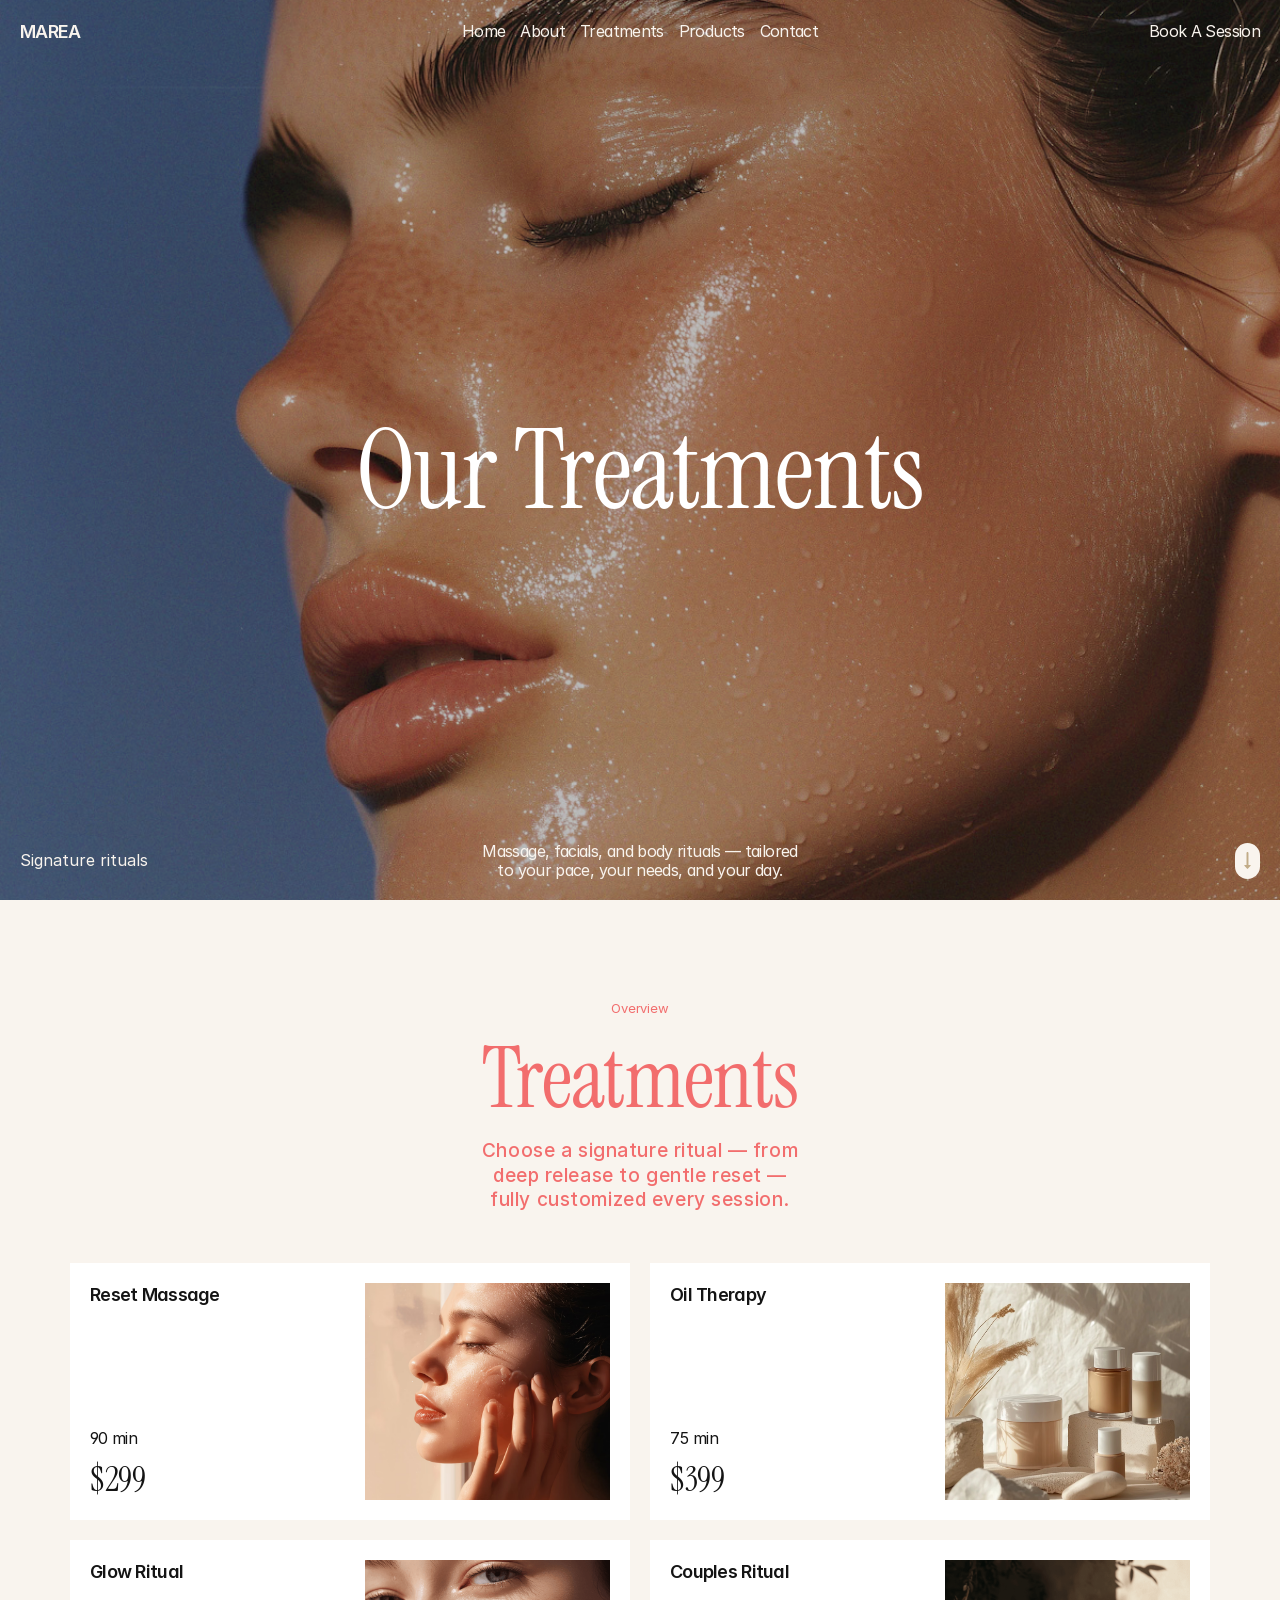
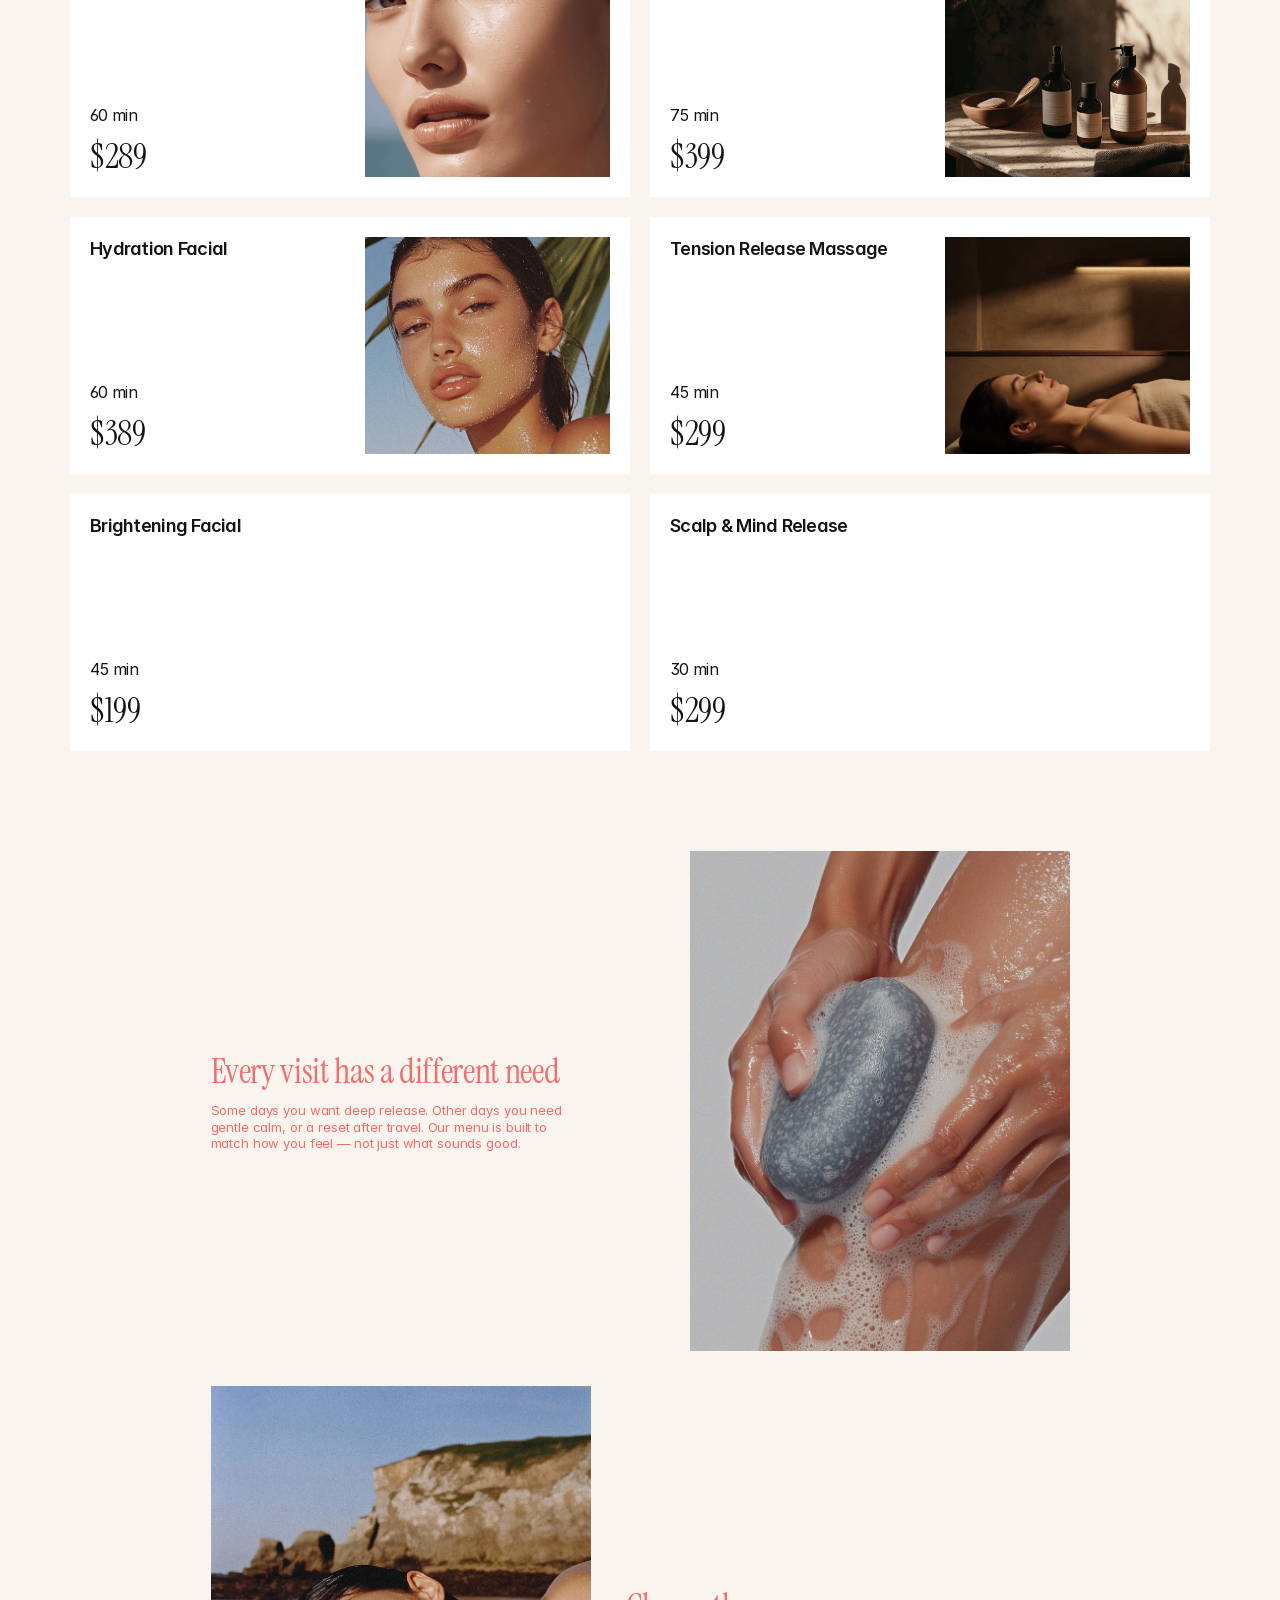
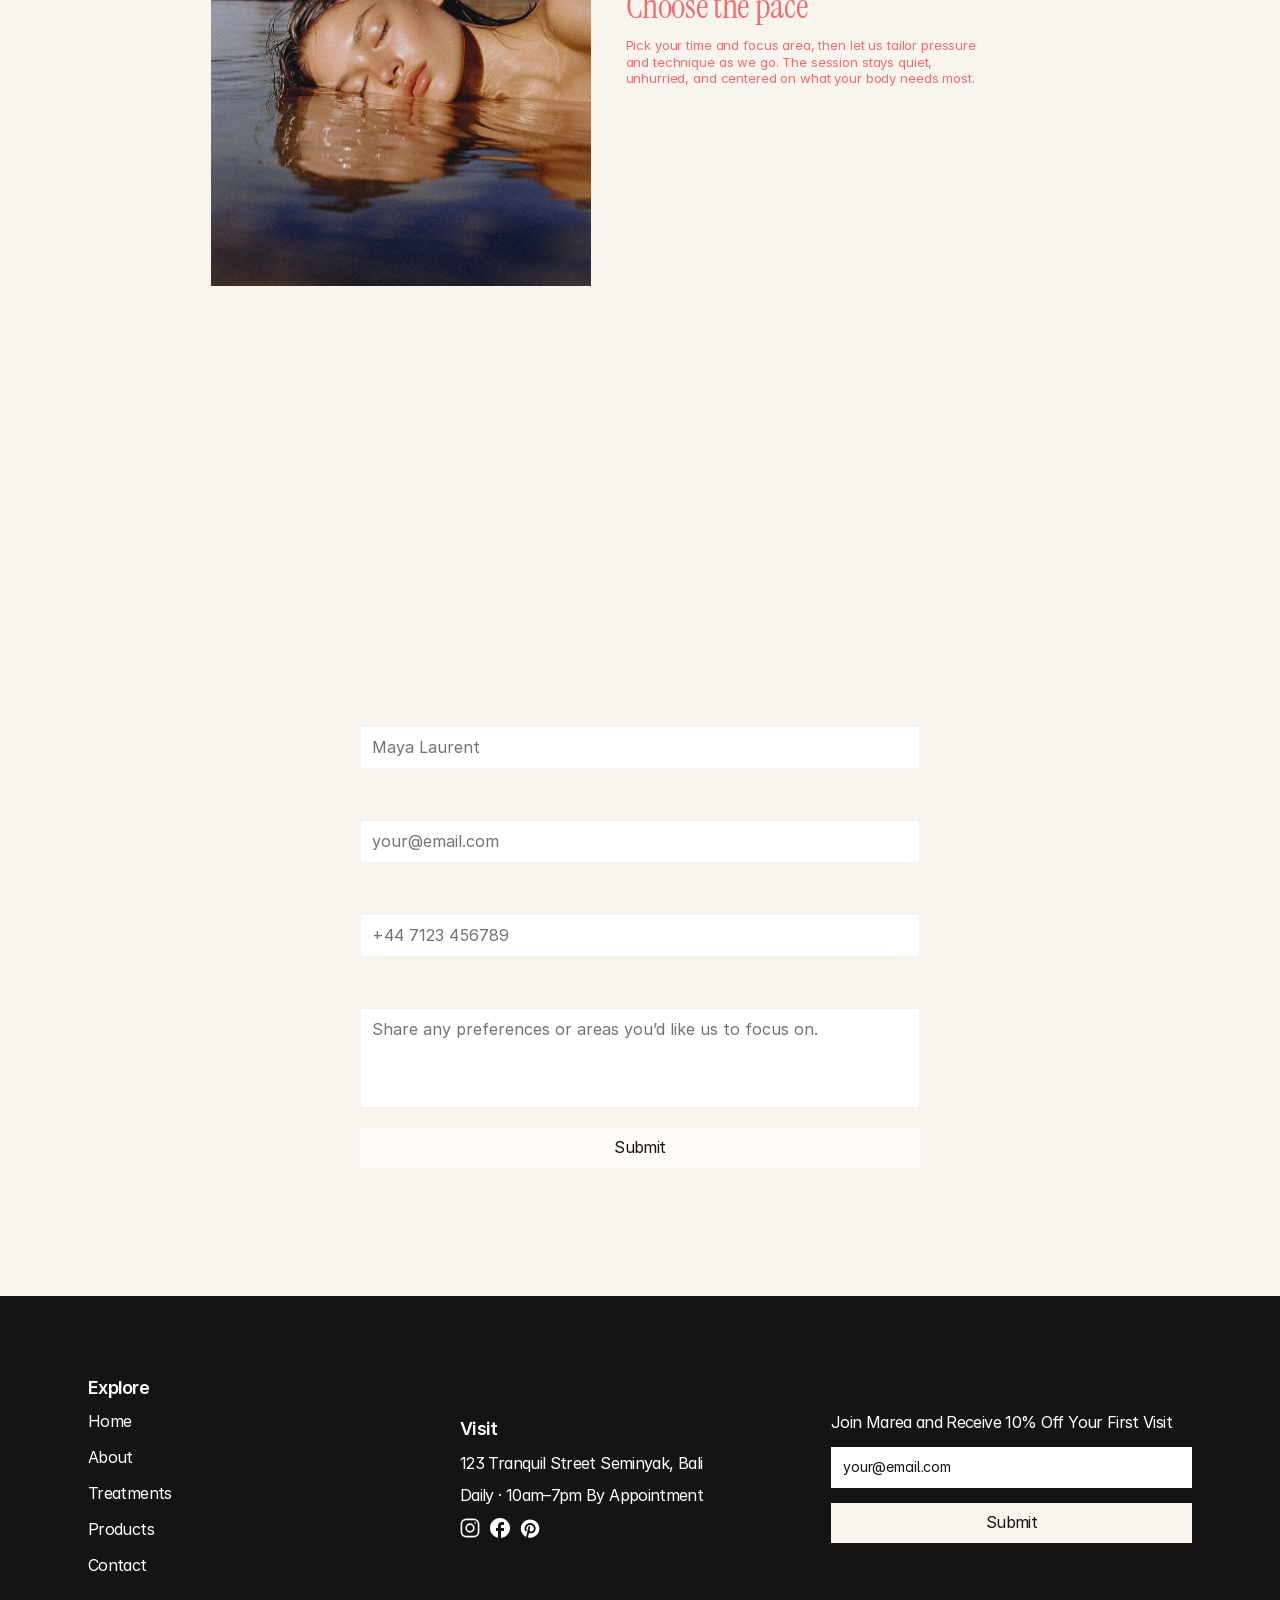
<file: treatments/index.html>
<!DOCTYPE html>
<html class="lenis" data-redirect-timezone="1" lang="en"><head><script>try { history.replaceState(null, '', '/treatments'); } catch(e) {}</script>
<meta charset="utf-8"/>

<!-- Start of headStart -->
<!-- End of headStart -->
<meta content="width=device-width" name="viewport"/>
<meta content="Framer eaac66a" name="generator"/>
<title>Treatments &amp; Rituals — Spa Services at Marea</title>
<meta content="Explore Marea’s full menu of spa treatments — from face rituals and massages to body therapies. Book your session today." name="description"/>
<meta content="https://framerusercontent.com/sites/3J3OdVOGgDXqRMRztFArmn/searchIndex-d5LicPdlJOqy.json" name="framer-search-index"/>
<meta content="https://framerusercontent.com/sites/3J3OdVOGgDXqRMRztFArmn/searchIndex-IzCZG15E6cBq.json" name="framer-search-index-fallback"/>
<link href="/assets/1MS6xLYZa9DVCliDNcdnEzTko_a96ee30b.png" media="(prefers-color-scheme: light)" rel="icon"/>
<link href="/assets/1MS6xLYZa9DVCliDNcdnEzTko_a96ee30b.png" media="(prefers-color-scheme: dark)" rel="icon"/>
<link href="/assets/27mOMzFLDMWO9uwwSoSmojp6EE_b79f5dcb.png" rel="apple-touch-icon"/>
<!-- Open Graph / Facebook -->
<meta content="website" property="og:type"/>
<meta content="Treatments &amp; Rituals — Spa Services at Marea" property="og:title"/>
<meta content="Explore Marea’s full menu of spa treatments — from face rituals and massages to body therapies. Book your session today." property="og:description"/>
<meta content="/assets/7VNGjwEUGm2JxCnRXpu5Hy9Vb8_e3caec4d.jpg" property="og:image"/>
<!-- Twitter -->
<meta content="summary_large_image" name="twitter:card"/>
<meta content="Treatments &amp; Rituals — Spa Services at Marea" name="twitter:title"/>
<meta content="Explore Marea’s full menu of spa treatments — from face rituals and massages to body therapies. Book your session today." name="twitter:description"/>
<meta content="/assets/7VNGjwEUGm2JxCnRXpu5Hy9Vb8_e3caec4d.jpg" name="twitter:image"/>
<style data-framer-font-css="">/* cyrillic-ext */
@font-face {
  font-family: 'Fragment Mono';
  font-style: normal;
  font-weight: 400;
  src: url(https://fonts.gstatic.com/s/fragmentmono/v6/4iCr6K5wfMRRjxp0DA6-2CLnB45HhrUI.woff2) format('woff2');
  unicode-range: U+0460-052F, U+1C80-1C8A, U+20B4, U+2DE0-2DFF, U+A640-A69F, U+FE2E-FE2F;
}
/* latin-ext */
@font-face {
  font-family: 'Fragment Mono';
  font-style: normal;
  font-weight: 400;
  src: url(https://fonts.gstatic.com/s/fragmentmono/v6/4iCr6K5wfMRRjxp0DA6-2CLnB41HhrUI.woff2) format('woff2');
  unicode-range: U+0100-02BA, U+02BD-02C5, U+02C7-02CC, U+02CE-02D7, U+02DD-02FF, U+0304, U+0308, U+0329, U+1D00-1DBF, U+1E00-1E9F, U+1EF2-1EFF, U+2020, U+20A0-20AB, U+20AD-20C0, U+2113, U+2C60-2C7F, U+A720-A7FF;
}
/* latin */
@font-face {
  font-family: 'Fragment Mono';
  font-style: normal;
  font-weight: 400;
  src: url(https://fonts.gstatic.com/s/fragmentmono/v6/4iCr6K5wfMRRjxp0DA6-2CLnB4NHhg.woff2) format('woff2');
  unicode-range: U+0000-00FF, U+0131, U+0152-0153, U+02BB-02BC, U+02C6, U+02DA, U+02DC, U+0304, U+0308, U+0329, U+2000-206F, U+20AC, U+2122, U+2191, U+2193, U+2212, U+2215, U+FEFF, U+FFFD;
}

@font-face { font-family: "Instrument Serif"; src: url("/assets/jizBRFtNs2ka5fXjeivQ4LroWlx-2zcZ_85c697f4.woff2"); font-display: swap; font-style: normal; font-weight: 400 }
@font-face { font-family: "Instrument Serif"; src: url("https://fonts.gstatic.com/s/instrumentserif/v5/jizHRFtNs2ka5fXjeivQ4LroWlx-6zATjnTNgNq55w.woff2"); font-display: swap; font-style: italic; font-weight: 400 }
@font-face { font-family: "Inter"; src: url("https://framerusercontent.com/assets/5vvr9Vy74if2I6bQbJvbw7SY1pQ.woff2"); font-display: swap; font-style: normal; font-weight: 400; unicode-range: U+0460-052F, U+1C80-1C88, U+20B4, U+2DE0-2DFF, U+A640-A69F, U+FE2E-FE2F }
@font-face { font-family: "Inter"; src: url("https://framerusercontent.com/assets/EOr0mi4hNtlgWNn9if640EZzXCo.woff2"); font-display: swap; font-style: normal; font-weight: 400; unicode-range: U+0301, U+0400-045F, U+0490-0491, U+04B0-04B1, U+2116 }
@font-face { font-family: "Inter"; src: url("https://framerusercontent.com/assets/Y9k9QrlZAqio88Klkmbd8VoMQc.woff2"); font-display: swap; font-style: normal; font-weight: 400; unicode-range: U+1F00-1FFF }
@font-face { font-family: "Inter"; src: url("https://framerusercontent.com/assets/OYrD2tBIBPvoJXiIHnLoOXnY9M.woff2"); font-display: swap; font-style: normal; font-weight: 400; unicode-range: U+0370-03FF }
@font-face { font-family: "Inter"; src: url("https://framerusercontent.com/assets/JeYwfuaPfZHQhEG8U5gtPDZ7WQ.woff2"); font-display: swap; font-style: normal; font-weight: 400; unicode-range: U+0100-024F, U+0259, U+1E00-1EFF, U+2020, U+20A0-20AB, U+20AD-20CF, U+2113, U+2C60-2C7F, U+A720-A7FF }
@font-face { font-family: "Inter"; src: url("/assets/GrgcKwrN6d3Uz8EwcLHZxwEfC4_d2835f64.woff2"); font-display: swap; font-style: normal; font-weight: 400; unicode-range: U+0000-00FF, U+0131, U+0152-0153, U+02BB-02BC, U+02C6, U+02DA, U+02DC, U+2000-206F, U+2070, U+2074-207E, U+2080-208E, U+20AC, U+2122, U+2191, U+2193, U+2212, U+2215, U+FEFF, U+FFFD }
@font-face { font-family: "Inter"; src: url("https://framerusercontent.com/assets/b6Y37FthZeALduNqHicBT6FutY.woff2"); font-display: swap; font-style: normal; font-weight: 400; unicode-range: U+0102-0103, U+0110-0111, U+0128-0129, U+0168-0169, U+01A0-01A1, U+01AF-01B0, U+1EA0-1EF9, U+20AB }
@font-face { font-family: "Inter"; src: url("https://framerusercontent.com/assets/5A3Ce6C9YYmCjpQx9M4inSaKU.woff2"); font-display: swap; font-style: normal; font-weight: 500; unicode-range: U+0460-052F, U+1C80-1C88, U+20B4, U+2DE0-2DFF, U+A640-A69F, U+FE2E-FE2F }
@font-face { font-family: "Inter"; src: url("https://framerusercontent.com/assets/Qx95Xyt0Ka3SGhinnbXIGpEIyP4.woff2"); font-display: swap; font-style: normal; font-weight: 500; unicode-range: U+0301, U+0400-045F, U+0490-0491, U+04B0-04B1, U+2116 }
@font-face { font-family: "Inter"; src: url("https://framerusercontent.com/assets/6mJuEAguuIuMog10gGvH5d3cl8.woff2"); font-display: swap; font-style: normal; font-weight: 500; unicode-range: U+1F00-1FFF }
@font-face { font-family: "Inter"; src: url("https://framerusercontent.com/assets/xYYWaj7wCU5zSQH0eXvSaS19wo.woff2"); font-display: swap; font-style: normal; font-weight: 500; unicode-range: U+0370-03FF }
@font-face { font-family: "Inter"; src: url("https://framerusercontent.com/assets/otTaNuNpVK4RbdlT7zDDdKvQBA.woff2"); font-display: swap; font-style: normal; font-weight: 500; unicode-range: U+0100-024F, U+0259, U+1E00-1EFF, U+2020, U+20A0-20AB, U+20AD-20CF, U+2113, U+2C60-2C7F, U+A720-A7FF }
@font-face { font-family: "Inter"; src: url("/assets/UjlFhCnUjxhNfep4oYBPqnEssyo_2ba1c0d5.woff2"); font-display: swap; font-style: normal; font-weight: 500; unicode-range: U+0000-00FF, U+0131, U+0152-0153, U+02BB-02BC, U+02C6, U+02DA, U+02DC, U+2000-206F, U+2070, U+2074-207E, U+2080-208E, U+20AC, U+2122, U+2191, U+2193, U+2212, U+2215, U+FEFF, U+FFFD }
@font-face { font-family: "Inter"; src: url("https://framerusercontent.com/assets/DolVirEGb34pEXEp8t8FQBSK4.woff2"); font-display: swap; font-style: normal; font-weight: 500; unicode-range: U+0102-0103, U+0110-0111, U+0128-0129, U+0168-0169, U+01A0-01A1, U+01AF-01B0, U+1EA0-1EF9, U+20AB }
@font-face { font-family: "Inter"; src: url("https://framerusercontent.com/assets/DpPBYI0sL4fYLgAkX8KXOPVt7c.woff2"); font-display: swap; font-style: normal; font-weight: 700; unicode-range: U+0460-052F, U+1C80-1C88, U+20B4, U+2DE0-2DFF, U+A640-A69F, U+FE2E-FE2F }
@font-face { font-family: "Inter"; src: url("https://framerusercontent.com/assets/4RAEQdEOrcnDkhHiiCbJOw92Lk.woff2"); font-display: swap; font-style: normal; font-weight: 700; unicode-range: U+0301, U+0400-045F, U+0490-0491, U+04B0-04B1, U+2116 }
@font-face { font-family: "Inter"; src: url("https://framerusercontent.com/assets/1K3W8DizY3v4emK8Mb08YHxTbs.woff2"); font-display: swap; font-style: normal; font-weight: 700; unicode-range: U+1F00-1FFF }
@font-face { font-family: "Inter"; src: url("https://framerusercontent.com/assets/tUSCtfYVM1I1IchuyCwz9gDdQ.woff2"); font-display: swap; font-style: normal; font-weight: 700; unicode-range: U+0370-03FF }
@font-face { font-family: "Inter"; src: url("https://framerusercontent.com/assets/VgYFWiwsAC5OYxAycRXXvhze58.woff2"); font-display: swap; font-style: normal; font-weight: 700; unicode-range: U+0100-024F, U+0259, U+1E00-1EFF, U+2020, U+20A0-20AB, U+20AD-20CF, U+2113, U+2C60-2C7F, U+A720-A7FF }
@font-face { font-family: "Inter"; src: url("https://framerusercontent.com/assets/syRNPWzAMIrcJ3wIlPIP43KjQs.woff2"); font-display: swap; font-style: normal; font-weight: 700; unicode-range: U+0000-00FF, U+0131, U+0152-0153, U+02BB-02BC, U+02C6, U+02DA, U+02DC, U+2000-206F, U+2070, U+2074-207E, U+2080-208E, U+20AC, U+2122, U+2191, U+2193, U+2212, U+2215, U+FEFF, U+FFFD }
@font-face { font-family: "Inter"; src: url("https://framerusercontent.com/assets/GIryZETIX4IFypco5pYZONKhJIo.woff2"); font-display: swap; font-style: normal; font-weight: 700; unicode-range: U+0102-0103, U+0110-0111, U+0128-0129, U+0168-0169, U+01A0-01A1, U+01AF-01B0, U+1EA0-1EF9, U+20AB }
@font-face { font-family: "Inter"; src: url("https://framerusercontent.com/assets/H89BbHkbHDzlxZzxi8uPzTsp90.woff2"); font-display: swap; font-style: italic; font-weight: 700; unicode-range: U+0460-052F, U+1C80-1C88, U+20B4, U+2DE0-2DFF, U+A640-A69F, U+FE2E-FE2F }
@font-face { font-family: "Inter"; src: url("https://framerusercontent.com/assets/u6gJwDuwB143kpNK1T1MDKDWkMc.woff2"); font-display: swap; font-style: italic; font-weight: 700; unicode-range: U+0301, U+0400-045F, U+0490-0491, U+04B0-04B1, U+2116 }
@font-face { font-family: "Inter"; src: url("https://framerusercontent.com/assets/43sJ6MfOPh1LCJt46OvyDuSbA6o.woff2"); font-display: swap; font-style: italic; font-weight: 700; unicode-range: U+1F00-1FFF }
@font-face { font-family: "Inter"; src: url("https://framerusercontent.com/assets/wccHG0r4gBDAIRhfHiOlq6oEkqw.woff2"); font-display: swap; font-style: italic; font-weight: 700; unicode-range: U+0370-03FF }
@font-face { font-family: "Inter"; src: url("https://framerusercontent.com/assets/WZ367JPwf9bRW6LdTHN8rXgSjw.woff2"); font-display: swap; font-style: italic; font-weight: 700; unicode-range: U+0100-024F, U+0259, U+1E00-1EFF, U+2020, U+20A0-20AB, U+20AD-20CF, U+2113, U+2C60-2C7F, U+A720-A7FF }
@font-face { font-family: "Inter"; src: url("https://framerusercontent.com/assets/ia3uin3hQWqDrVloC1zEtYHWw.woff2"); font-display: swap; font-style: italic; font-weight: 700; unicode-range: U+0000-00FF, U+0131, U+0152-0153, U+02BB-02BC, U+02C6, U+02DA, U+02DC, U+2000-206F, U+2070, U+2074-207E, U+2080-208E, U+20AC, U+2122, U+2191, U+2193, U+2212, U+2215, U+FEFF, U+FFFD }
@font-face { font-family: "Inter"; src: url("https://framerusercontent.com/assets/2A4Xx7CngadFGlVV4xrO06OBHY.woff2"); font-display: swap; font-style: italic; font-weight: 700; unicode-range: U+0102-0103, U+0110-0111, U+0128-0129, U+0168-0169, U+01A0-01A1, U+01AF-01B0, U+1EA0-1EF9, U+20AB }
@font-face { font-family: "Inter"; src: url("https://framerusercontent.com/assets/CfMzU8w2e7tHgF4T4rATMPuWosA.woff2"); font-display: swap; font-style: italic; font-weight: 400; unicode-range: U+0460-052F, U+1C80-1C88, U+20B4, U+2DE0-2DFF, U+A640-A69F, U+FE2E-FE2F }
@font-face { font-family: "Inter"; src: url("https://framerusercontent.com/assets/867QObYax8ANsfX4TGEVU9YiCM.woff2"); font-display: swap; font-style: italic; font-weight: 400; unicode-range: U+0301, U+0400-045F, U+0490-0491, U+04B0-04B1, U+2116 }
@font-face { font-family: "Inter"; src: url("https://framerusercontent.com/assets/Oyn2ZbENFdnW7mt2Lzjk1h9Zb9k.woff2"); font-display: swap; font-style: italic; font-weight: 400; unicode-range: U+1F00-1FFF }
@font-face { font-family: "Inter"; src: url("https://framerusercontent.com/assets/cdAe8hgZ1cMyLu9g005pAW3xMo.woff2"); font-display: swap; font-style: italic; font-weight: 400; unicode-range: U+0370-03FF }
@font-face { font-family: "Inter"; src: url("https://framerusercontent.com/assets/DOfvtmE1UplCq161m6Hj8CSQYg.woff2"); font-display: swap; font-style: italic; font-weight: 400; unicode-range: U+0100-024F, U+0259, U+1E00-1EFF, U+2020, U+20A0-20AB, U+20AD-20CF, U+2113, U+2C60-2C7F, U+A720-A7FF }
@font-face { font-family: "Inter"; src: url("https://framerusercontent.com/assets/pKRFNWFoZl77qYCAIp84lN1h944.woff2"); font-display: swap; font-style: italic; font-weight: 400; unicode-range: U+0000-00FF, U+0131, U+0152-0153, U+02BB-02BC, U+02C6, U+02DA, U+02DC, U+2000-206F, U+2070, U+2074-207E, U+2080-208E, U+20AC, U+2122, U+2191, U+2193, U+2212, U+2215, U+FEFF, U+FFFD }
@font-face { font-family: "Inter"; src: url("https://framerusercontent.com/assets/tKtBcDnBMevsEEJKdNGhhkLzYo.woff2"); font-display: swap; font-style: italic; font-weight: 400; unicode-range: U+0102-0103, U+0110-0111, U+0128-0129, U+0168-0169, U+01A0-01A1, U+01AF-01B0, U+1EA0-1EF9, U+20AB }
@font-face { font-family: "Inter"; src: url("https://framerusercontent.com/assets/hyOgCu0Xnghbimh0pE8QTvtt2AU.woff2"); font-display: swap; font-style: normal; font-weight: 600; unicode-range: U+0460-052F, U+1C80-1C88, U+20B4, U+2DE0-2DFF, U+A640-A69F, U+FE2E-FE2F }
@font-face { font-family: "Inter"; src: url("https://framerusercontent.com/assets/NeGmSOXrPBfEFIy5YZeHq17LEDA.woff2"); font-display: swap; font-style: normal; font-weight: 600; unicode-range: U+0301, U+0400-045F, U+0490-0491, U+04B0-04B1, U+2116 }
@font-face { font-family: "Inter"; src: url("https://framerusercontent.com/assets/oYaAX5himiTPYuN8vLWnqBbfD2s.woff2"); font-display: swap; font-style: normal; font-weight: 600; unicode-range: U+1F00-1FFF }
@font-face { font-family: "Inter"; src: url("https://framerusercontent.com/assets/lEJLP4R0yuCaMCjSXYHtJw72M.woff2"); font-display: swap; font-style: normal; font-weight: 600; unicode-range: U+0370-03FF }
@font-face { font-family: "Inter"; src: url("https://framerusercontent.com/assets/cRJyLNuTJR5jbyKzGi33wU9cqIQ.woff2"); font-display: swap; font-style: normal; font-weight: 600; unicode-range: U+0100-024F, U+0259, U+1E00-1EFF, U+2020, U+20A0-20AB, U+20AD-20CF, U+2113, U+2C60-2C7F, U+A720-A7FF }
@font-face { font-family: "Inter"; src: url("/assets/yDtI2UI8XcEg1W2je9XPN3Noo_a113a1cb.woff2"); font-display: swap; font-style: normal; font-weight: 600; unicode-range: U+0000-00FF, U+0131, U+0152-0153, U+02BB-02BC, U+02C6, U+02DA, U+02DC, U+2000-206F, U+2070, U+2074-207E, U+2080-208E, U+20AC, U+2122, U+2191, U+2193, U+2212, U+2215, U+FEFF, U+FFFD }
@font-face { font-family: "Inter"; src: url("https://framerusercontent.com/assets/A0Wcc7NgXMjUuFdquHDrIZpzZw0.woff2"); font-display: swap; font-style: normal; font-weight: 600; unicode-range: U+0102-0103, U+0110-0111, U+0128-0129, U+0168-0169, U+01A0-01A1, U+01AF-01B0, U+1EA0-1EF9, U+20AB }
@font-face { font-family: "Inter"; src: url("https://framerusercontent.com/assets/vxBnBhH8768IFAXAb4Qf6wQHKs.woff2"); font-display: swap; font-style: italic; font-weight: 600; unicode-range: U+0460-052F, U+1C80-1C88, U+20B4, U+2DE0-2DFF, U+A640-A69F, U+FE2E-FE2F }
@font-face { font-family: "Inter"; src: url("https://framerusercontent.com/assets/zSsEuoJdh8mcFVk976C05ZfQr8.woff2"); font-display: swap; font-style: italic; font-weight: 600; unicode-range: U+0301, U+0400-045F, U+0490-0491, U+04B0-04B1, U+2116 }
@font-face { font-family: "Inter"; src: url("https://framerusercontent.com/assets/b8ezwLrN7h2AUoPEENcsTMVJ0.woff2"); font-display: swap; font-style: italic; font-weight: 600; unicode-range: U+1F00-1FFF }
@font-face { font-family: "Inter"; src: url("https://framerusercontent.com/assets/mvNEIBLyHbscgHtwfsByjXUz3XY.woff2"); font-display: swap; font-style: italic; font-weight: 600; unicode-range: U+0370-03FF }
@font-face { font-family: "Inter"; src: url("https://framerusercontent.com/assets/6FI2EneKzM3qBy5foOZXey7coCA.woff2"); font-display: swap; font-style: italic; font-weight: 600; unicode-range: U+0100-024F, U+0259, U+1E00-1EFF, U+2020, U+20A0-20AB, U+20AD-20CF, U+2113, U+2C60-2C7F, U+A720-A7FF }
@font-face { font-family: "Inter"; src: url("https://framerusercontent.com/assets/fuyXZpVvOjq8NesCOfgirHCWyg.woff2"); font-display: swap; font-style: italic; font-weight: 600; unicode-range: U+0000-00FF, U+0131, U+0152-0153, U+02BB-02BC, U+02C6, U+02DA, U+02DC, U+2000-206F, U+2070, U+2074-207E, U+2080-208E, U+20AC, U+2122, U+2191, U+2193, U+2212, U+2215, U+FEFF, U+FFFD }
@font-face { font-family: "Inter"; src: url("https://framerusercontent.com/assets/NHHeAKJVP0ZWHk5YZnQQChIsBM.woff2"); font-display: swap; font-style: italic; font-weight: 600; unicode-range: U+0102-0103, U+0110-0111, U+0128-0129, U+0168-0169, U+01A0-01A1, U+01AF-01B0, U+1EA0-1EF9, U+20AB }
@font-face { font-family: "Inter"; src: url("https://framerusercontent.com/assets/khkJkwSL66WFg8SX6Wa726c.woff2"); font-display: swap; font-style: italic; font-weight: 500; unicode-range: U+0460-052F, U+1C80-1C88, U+20B4, U+2DE0-2DFF, U+A640-A69F, U+FE2E-FE2F }
@font-face { font-family: "Inter"; src: url("https://framerusercontent.com/assets/0E7IMbDzcGABpBwwqNEt60wU0w.woff2"); font-display: swap; font-style: italic; font-weight: 500; unicode-range: U+0301, U+0400-045F, U+0490-0491, U+04B0-04B1, U+2116 }
@font-face { font-family: "Inter"; src: url("https://framerusercontent.com/assets/NTJ0nQgIF0gcDelS14zQ9NR9Q.woff2"); font-display: swap; font-style: italic; font-weight: 500; unicode-range: U+1F00-1FFF }
@font-face { font-family: "Inter"; src: url("https://framerusercontent.com/assets/QrcNhgEPfRl0LS8qz5Ln8olanl8.woff2"); font-display: swap; font-style: italic; font-weight: 500; unicode-range: U+0370-03FF }
@font-face { font-family: "Inter"; src: url("https://framerusercontent.com/assets/JEXmejW8mXOYMtt0hyRg811kHac.woff2"); font-display: swap; font-style: italic; font-weight: 500; unicode-range: U+0100-024F, U+0259, U+1E00-1EFF, U+2020, U+20A0-20AB, U+20AD-20CF, U+2113, U+2C60-2C7F, U+A720-A7FF }
@font-face { font-family: "Inter"; src: url("https://framerusercontent.com/assets/Bo5CNzBv77CafbxOtKIkpw9egw.woff2"); font-display: swap; font-style: italic; font-weight: 500; unicode-range: U+0000-00FF, U+0131, U+0152-0153, U+02BB-02BC, U+02C6, U+02DA, U+02DC, U+2000-206F, U+2070, U+2074-207E, U+2080-208E, U+20AC, U+2122, U+2191, U+2193, U+2212, U+2215, U+FEFF, U+FFFD }
@font-face { font-family: "Inter"; src: url("https://framerusercontent.com/assets/uy9s0iWuxiNnVt8EpTI3gzohpwo.woff2"); font-display: swap; font-style: italic; font-weight: 500; unicode-range: U+0102-0103, U+0110-0111, U+0128-0129, U+0168-0169, U+01A0-01A1, U+01AF-01B0, U+1EA0-1EF9, U+20AB }
@font-face { font-family: "Instrument Serif Placeholder"; src: local("Times New Roman"); ascent-override: 117.87%; descent-override: 36.91%; line-gap-override: 0.00%; size-adjust: 83.99% }
@font-face { font-family: "Inter Placeholder"; src: local("Arial"); ascent-override: 89.79%; descent-override: 22.36%; line-gap-override: 0.00%; size-adjust: 107.89% }</style>
<link crossorigin="" href="https://fonts.gstatic.com" rel="preconnect"/>
<link crossorigin="" href="https://fonts.gstatic.com" rel="preconnect"/>
<meta content="max-image-preview:large" name="robots"/><link href="https://mareaspa.framer.website/treatments" rel="canonical"/><meta content="https://mareaspa.framer.website/treatments" property="og:url"/><style data-framer-components="framer-lib-cursors-host framer-f8h9i PropertyOverrides framer-XwPRL framer-BTgkk framer-lib-combinedCSSRules framer-BmKxO framer-bRC1t framer-zAsLI framer-lTn0z framer-ksOLK framer-44uix framer-lib-form-plain-text-input framer-pXztS framer-2b7li framer-mydga framer-0ZvIN framer-DZ0DX framer-Da6mS" data-framer-css-ssr-minified="">html,body,#main{box-sizing:border-box;margin:0;padding:0}:root{-webkit-font-smoothing:antialiased;-moz-osx-font-smoothing:grayscale}*{box-sizing:border-box;-webkit-font-smoothing:inherit}h1,h2,h3,h4,h5,h6,p,figure{margin:0}body,input,textarea,select,button{font-family:sans-serif;font-size:12px}body{--token-8486232b-a814-491a-90b1-ad5005a51016:#f9f4ee;--token-aebc5b67-9e4a-4fa3-9430-06f382c35fdc:#141414;--token-d1c2de56-f8d6-479b-bd7a-af206c9aa948:#c2ac88;--token-1c365b7c-541e-401d-925b-ebb6b0d9d67b:#d9d0c1;--token-90813e6b-1df3-4740-8680-95a47b2682fc:#fffcf7;--token-84ccb127-878a-4381-9ac1-e8c1e0b25fa0:#fff;--token-b1092288-7b78-46a0-b9e4-7087bec579de:#f26d6d}@supports (z-index:calc(infinity)){#__framer-badge-container{--infinity:infinity}}#__framer-badge-container{pointer-events:none;width:100%;z-index:calc(var(--infinity,2147480000));justify-content:flex-end;padding:20px;display:flex;position:fixed;bottom:0}@supports (background:-webkit-named-image(i)) and (not (grid-template-rows:subgrid)){body{--framer-will-change-override:transform}}@supports (background:-webkit-named-image(i)) and (not (position-area:top right)){body{--framer-will-change-filter-override:filter}}[data-framer-component-type=Text] div div span,[data-framer-component-type=Text] a div span,[data-framer-component-type=Text] span span span,[data-framer-component-type=Text] p span span,[data-framer-component-type=Text] h1 span span,[data-framer-component-type=Text] h2 span span,[data-framer-component-type=Text] h3 span span,[data-framer-component-type=Text] h4 span span,[data-framer-component-type=Text] h5 span span,[data-framer-component-type=Text] h6 span span,[data-framer-component-type=Text] a{font-family:var(--font-family);font-style:var(--font-style);font-weight:min(calc(var(--framer-font-weight-increase,0) + var(--font-weight,400)),900);color:var(--text-color);letter-spacing:var(--letter-spacing);font-size:var(--font-size);text-transform:var(--text-transform);--text-decoration:var(--framer-text-decoration-style,solid)var(--framer-text-decoration,none)var(--framer-text-decoration-color,currentcolor)var(--framer-text-decoration-thickness,auto);--text-decoration-skip-ink:var(--framer-text-decoration-skip-ink);--text-underline-offset:var(--framer-text-decoration-offset);line-height:var(--line-height);--font-family:var(--framer-font-family);--font-style:var(--framer-font-style);--font-weight:var(--framer-font-weight);--text-color:var(--framer-text-color);--letter-spacing:var(--framer-letter-spacing);--font-size:var(--framer-font-size);--text-transform:var(--framer-text-transform);--line-height:var(--framer-line-height)}@supports not (color:color(display-p3 1 1 1)){p.framer-text,div.framer-text,h1.framer-text,h2.framer-text,h3.framer-text,h4.framer-text,h5.framer-text,h6.framer-text,li.framer-text,ol.framer-text,ul.framer-text,span.framer-text:not([data-text-fill]){color:var(--framer-blockquote-text-color-rgb,var(--framer-blockquote-text-color,var(--framer-text-color-rgb,var(--framer-text-color,#000))));-webkit-text-stroke-color:var(--framer-text-stroke-color-rgb,var(--framer-text-stroke-color,initial))}mark.framer-text{background-color:var(--framer-blockquote-text-background-color-rgb,var(--framer-blockquote-text-background-color,var(--framer-text-background-color-rgb,var(--framer-text-background-color,initial))))}}@supports not (color:color(display-p3 1 1 1)){code.framer-text,code.framer-text span.framer-text:not([data-text-fill]){color:var(--framer-blockquote-text-color-rgb,var(--framer-blockquote-text-color,var(--framer-code-text-color-rgb,var(--framer-code-text-color,var(--framer-text-color-rgb,var(--framer-text-color,#000))))))}}@supports not (color:color(display-p3 1 1 1)){a.framer-text,span.framer-text[data-nested-link]{color:var(--framer-blockquote-text-color-rgb,var(--framer-blockquote-text-color,var(--framer-link-text-color-rgb,var(--framer-link-text-color,var(--framer-text-color-rgb,var(--framer-text-color,#000))))));background-color:var(--framer-link-text-background-color-rgb,var(--framer-link-text-background-color,initial));-webkit-text-decoration-color:var(--framer-link-text-decoration-color-rgb,var(--framer-link-text-decoration-color,var(--framer-text-decoration-color-rgb,var(--framer-text-decoration-color,currentcolor))));text-decoration-color:var(--framer-link-text-decoration-color-rgb,var(--framer-link-text-decoration-color,var(--framer-text-decoration-color-rgb,var(--framer-text-decoration-color,currentcolor))))}}@supports not (color:color(display-p3 1 1 1)){code.framer-text a.framer-text,code.framer-text a.framer-text span.framer-text:not([data-text-fill]),code.framer-text span.framer-text[data-nested-link],code.framer-text span.framer-text[data-nested-link] span.framer-text:not([data-text-fill]){color:var(--framer-blockquote-text-color-rgb,var(--framer-blockquote-text-color,var(--framer-link-text-color-rgb,var(--framer-link-text-color,var(--framer-code-text-color-rgb,var(--framer-code-text-color,var(--framer-text-color-rgb,var(--framer-text-color,#000))))))))}}@supports not (color:color(display-p3 1 1 1)){a.framer-text:hover,span.framer-text[data-nested-link]:hover{color:var(--framer-link-hover-text-color-rgb,var(--framer-link-hover-text-color,var(--framer-blockquote-text-color-rgb,var(--framer-blockquote-text-color,var(--framer-link-text-color-rgb,var(--framer-link-text-color,var(--framer-text-color-rgb,var(--framer-text-color,#000))))))));background-color:var(--framer-link-hover-text-background-color-rgb,var(--framer-link-hover-text-background-color,var(--framer-link-text-background-color-rgb,var(--framer-link-text-background-color,var(--framer-text-background-color-rgb,var(--framer-text-background-color,initial))))));-webkit-text-decoration-color:var(--framer-link-hover-text-decoration-color-rgb,var(--framer-link-hover-text-decoration-color,var(--framer-link-text-decoration-color-rgb,var(--framer-link-text-decoration-color,var(--framer-text-decoration-color-rgb,var(--framer-text-decoration-color,currentcolor))))));text-decoration-color:var(--framer-link-hover-text-decoration-color-rgb,var(--framer-link-hover-text-decoration-color,var(--framer-link-text-decoration-color-rgb,var(--framer-link-text-decoration-color,var(--framer-text-decoration-color-rgb,var(--framer-text-decoration-color,currentcolor))))))}}@supports not (color:color(display-p3 1 1 1)){code.framer-text a.framer-text:hover,code.framer-text span.framer-text[data-nested-link]:hover{color:var(--framer-link-hover-text-color-rgb,var(--framer-link-hover-text-color,var(--framer-blockquote-text-color-rgb,var(--framer-blockquote-text-color,var(--framer-link-text-color-rgb,var(--framer-link-text-color,var(--framer-code-text-color-rgb,var(--framer-code-text-color,var(--framer-text-color-rgb,var(--framer-text-color,#000))))))))))}}@supports not (color:color(display-p3 1 1 1)){a.framer-text[data-framer-page-link-current],span.framer-text[data-framer-page-link-current]{color:var(--framer-link-current-text-color-rgb,var(--framer-link-current-text-color,var(--framer-link-text-color-rgb,var(--framer-link-text-color,var(--framer-text-color-rgb,var(--framer-text-color,#000))))));background-color:var(--framer-link-current-text-background-color-rgb,var(--framer-link-current-text-background-color,var(--framer-link-text-background-color-rgb,var(--framer-link-text-background-color,var(--framer-text-background-color-rgb,var(--framer-text-background-color,initial))))));-webkit-text-decoration-color:var(--framer-link-current-text-decoration-color-rgb,var(--framer-link-current-text-decoration-color,var(--framer-link-text-decoration-color-rgb,var(--framer-link-text-decoration-color,var(--framer-text-decoration-color-rgb,var(--framer-text-decoration-color,currentcolor))))));text-decoration-color:var(--framer-link-current-text-decoration-color-rgb,var(--framer-link-current-text-decoration-color,var(--framer-link-text-decoration-color-rgb,var(--framer-link-text-decoration-color,var(--framer-text-decoration-color-rgb,var(--framer-text-decoration-color,currentcolor))))))}}@supports not (color:color(display-p3 1 1 1)){code.framer-text a.framer-text[data-framer-page-link-current],code.framer-text a.framer-text[data-framer-page-link-current] span.framer-text:not([data-text-fill]),code.framer-text span.framer-text[data-framer-page-link-current],code.framer-text span.framer-text[data-framer-page-link-current] span.framer-text:not([data-text-fill]){color:var(--framer-link-current-text-color-rgb,var(--framer-link-current-text-color,var(--framer-link-text-color-rgb,var(--framer-link-text-color,var(--framer-code-text-color-rgb,var(--framer-code-text-color,var(--framer-text-color-rgb,var(--framer-text-color,#000))))))));background-color:var(--framer-link-current-text-background-color-rgb,var(--framer-link-current-text-background-color,var(--framer-link-text-background-color-rgb,var(--framer-link-text-background-color,var(--framer-text-background-color-rgb,var(--framer-text-background-color,initial))))))}}@supports not (color:color(display-p3 1 1 1)){a.framer-text[data-framer-page-link-current]:hover,span.framer-text[data-framer-page-link-current]:hover{color:var(--framer-link-hover-text-color-rgb,var(--framer-link-hover-text-color,var(--framer-link-current-text-color-rgb,var(--framer-link-current-text-color,var(--framer-link-text-color-rgb,var(--framer-link-text-color,var(--framer-code-text-color-rgb,var(--framer-code-text-color,var(--framer-text-color-rgb,var(--framer-text-color,#000))))))))));background-color:var(--framer-link-hover-text-background-color-rgb,var(--framer-link-hover-text-background-color,var(--framer-link-current-text-background-color-rgb,var(--framer-link-current-text-background-color,var(--framer-link-text-background-color-rgb,var(--framer-link-text-background-color,initial))))));-webkit-text-decoration-color:var(--framer-link-hover-text-decoration-color-rgb,var(--framer-link-hover-text-decoration-color,var(--framer-link-current-text-decoration-color-rgb,var(--framer-link-current-text-decoration-color,var(--framer-link-text-decoration-color-rgb,var(--framer-link-text-decoration-color,var(--framer-text-decoration-color-rgb,var(--framer-text-decoration-color,currentcolor))))))));text-decoration-color:var(--framer-link-hover-text-decoration-color-rgb,var(--framer-link-hover-text-decoration-color,var(--framer-link-current-text-decoration-color-rgb,var(--framer-link-current-text-decoration-color,var(--framer-link-text-decoration-color-rgb,var(--framer-link-text-decoration-color,var(--framer-text-decoration-color-rgb,var(--framer-text-decoration-color,currentcolor))))))))}}@supports not (color:color(display-p3 1 1 1)){code.framer-text a.framer-text[data-framer-page-link-current]:hover,code.framer-text a.framer-text[data-framer-page-link-current]:hover span.framer-text:not([data-text-fill]),code.framer-text span.framer-text[data-framer-page-link-current]:hover,code.framer-text span.framer-text[data-framer-page-link-current]:hover span.framer-text:not([data-text-fill]){color:var(--framer-link-hover-text-color-rgb,var(--framer-link-hover-text-color,var(--framer-link-current-text-color-rgb,var(--framer-link-current-text-color,var(--framer-link-text-color-rgb,var(--framer-link-text-color,var(--framer-code-text-color-rgb,var(--framer-code-text-color,var(--framer-text-color-rgb,var(--framer-text-color,#000))))))))));background-color:var(--framer-link-hover-text-background-color-rgb,var(--framer-link-hover-text-background-color,var(--framer-link-current-text-background-color-rgb,var(--framer-link-current-text-background-color,var(--framer-link-text-background-color-rgb,var(--framer-link-text-background-color,initial))))))}}@supports not (overflow:clip){:root{--overflow-clip-fallback:hidden}}@supports (background:-webkit-named-image(i)) and (not (contain-intrinsic-size:inherit)){div.framer-text,p.framer-text,h1.framer-text,h2.framer-text,h3.framer-text,h4.framer-text,h5.framer-text,h6.framer-text,ol.framer-text,ul.framer-text,li.framer-text,blockquote.framer-text,.framer-text.framer-image{display:var(--text-truncation-display-inline-for-safari-16,revert)}div.framer-text:after,p.framer-text:after,h1.framer-text:after,h2.framer-text:after,h3.framer-text:after,h4.framer-text:after,h5.framer-text:after,h6.framer-text:after,ol.framer-text:after,ul.framer-text:after,li.framer-text:after,blockquote.framer-text:after,.framer-text.framer-image:after{content:var(--text-truncation-line-break-for-safari-16);white-space:pre}.framer-text.framer-text-module,.framer-text.framer-table-wrapper{display:var(--text-truncation-display-none-for-safari-16,revert)}p.framer-text[data-text-fill]{display:var(--text-truncation-display-inline-for-safari-16,inline-block)}}@supports (corner-shape:superellipse(2)){:root{--one-if-corner-shape-supported:1}}.framer-cursor-none,.framer-cursor-none *{cursor:none!important}.framer-pointer-events-none,.framer-pointer-events-none *{pointer-events:none!important}@supports (aspect-ratio:1){body{--framer-aspect-ratio-supported:auto}}.framer-f8h9i.framer-2wmknp,.framer-f8h9i .framer-2wmknp{display:block}.framer-f8h9i.framer-w50fq4{background-color:var(--token-8486232b-a814-491a-90b1-ad5005a51016,#fff);height:min-content;overflow:var(--overflow-clip-fallback,clip);flex-flow:column;place-content:center flex-start;align-items:center;gap:0;width:100%;padding:0;display:flex;position:relative}.framer-f8h9i .framer-1ya3zh0-container{height:auto;position:var(--framer-canvas-fixed-position,fixed);z-index:10;flex:none;order:-1000;width:100%;top:0;left:50%}.framer-f8h9i .framer-1bpdf6w{background:0 0;flex-grow:1;width:0;height:0;margin:0;position:relative}.framer-f8h9i .framer-m9bfln-container{flex:none;order:1002;width:100%;height:auto;position:relative}[data-layout-template=true]>#overlay{margin-bottom:0}.ssr-variant{display:contents}@supports (aspect-ratio:1){body{--framer-aspect-ratio-supported:auto}}.framer-XwPRL.framer-1nmyalk,.framer-XwPRL .framer-1nmyalk{display:block}.framer-XwPRL.framer-o5gjp4{height:min-content;overflow:var(--overflow-clip-fallback,clip);flex-flow:row;place-content:flex-start center;align-items:flex-start;gap:10px;width:1200px;padding:20px;display:flex;position:relative}.framer-XwPRL .framer-1p9f3i4{z-index:10;flex-flow:row;flex:1 0 0;place-content:center;align-items:center;gap:10px;width:1px;height:min-content;padding:0;display:flex;position:sticky;top:0;overflow:visible}.framer-XwPRL .framer-6k1f87{flex-flow:row;flex:1 0 0;place-content:center flex-start;align-items:center;gap:10px;width:1px;height:min-content;padding:0;display:flex;position:relative;overflow:visible}.framer-XwPRL .framer-c7ik1b-container,.framer-XwPRL .framer-17ln2q1-container,.framer-XwPRL .framer-1gtfzcu-container,.framer-XwPRL .framer-umf3te-container,.framer-XwPRL .framer-12ql8cr-container,.framer-XwPRL .framer-bc6tx-container,.framer-XwPRL .framer-1lbjxz4-container,.framer-XwPRL .framer-elvysz-container{flex:none;width:auto;height:auto;position:relative}.framer-XwPRL .framer-ga95vh{flex-flow:row;flex:1 0 0;place-content:flex-start center;align-items:flex-start;gap:15px;width:1px;height:min-content;padding:0;display:flex;position:relative;overflow:visible}.framer-XwPRL .framer-b1oxky{flex-flow:row;flex:1 0 0;place-content:center;align-items:center;gap:10px;width:1px;height:min-content;padding:0;display:flex;position:relative;overflow:visible}.framer-XwPRL .framer-2t5ejj{flex:1 0 0;align-self:stretch;width:1px;height:auto;position:relative;overflow:visible}.framer-XwPRL .framer-8l6zor{flex-flow:row;flex:1 0 0;place-content:center flex-end;align-items:center;gap:10px;width:1px;height:min-content;padding:0;display:flex;position:relative;overflow:visible}.framer-XwPRL.framer-v-16kmd0r.framer-o5gjp4{gap:unset;justify-content:space-between;width:810px}.framer-XwPRL.framer-v-16kmd0r .framer-1p9f3i4{gap:0}.framer-XwPRL.framer-v-16kmd0r .framer-b1oxky{justify-content:flex-end}.framer-XwPRL.framer-v-16kmd0r .framer-8l6zor,.framer-XwPRL.framer-v-gydv7l .framer-8l6zor{flex:none;width:min-content}.framer-XwPRL.framer-v-li2bby.framer-o5gjp4{cursor:pointer;width:390px}.framer-XwPRL.framer-v-li2bby .framer-1p9f3i4{order:0;gap:0}.framer-XwPRL.framer-v-li2bby .framer-b1oxky{order:1;justify-content:flex-start}.framer-XwPRL.framer-v-li2bby .framer-1lbjxz4-container{order:0}.framer-XwPRL.framer-v-li2bby .framer-2t5ejj{order:1}.framer-XwPRL.framer-v-li2bby .framer-8l6zor{order:2}.framer-XwPRL.framer-v-gydv7l.framer-o5gjp4{cursor:pointer;flex-direction:column;align-content:center;align-items:center;gap:70px;width:390px;padding:20px 0}.framer-XwPRL.framer-v-gydv7l .framer-1p9f3i4{flex-direction:column;flex:none;order:0;align-content:flex-start;align-items:flex-start;gap:50px;width:90%;padding:0 0 50px}.framer-XwPRL.framer-v-gydv7l .framer-ga95vh{flex-direction:column;flex:none;order:2;align-content:center;align-items:center;gap:20px;width:100%}.framer-XwPRL.framer-v-gydv7l .framer-b1oxky{gap:unset;flex:none;order:1;justify-content:space-between;width:100%}@supports (aspect-ratio:1){body{--framer-aspect-ratio-supported:auto}}.framer-BTgkk.framer-1dkxo9x,.framer-BTgkk .framer-1dkxo9x{display:block}.framer-BTgkk.framer-1xg15b9{flex-flow:row;place-content:center;align-items:center;gap:0;width:min-content;height:min-content;padding:0;display:flex;position:relative;overflow:visible}.framer-BTgkk .framer-ljdubm{white-space:pre;flex:none;width:auto;height:auto;position:relative}@media (max-width:1199px) and (min-width:810px){.framer-AeWBX .framer-styles-preset-h188m:not(.rich-text-wrapper),.framer-AeWBX .framer-styles-preset-h188m.rich-text-wrapper p{--framer-font-family:"Inter","Inter Placeholder",sans-serif;--framer-font-family-bold:"Inter","Inter Placeholder",sans-serif;--framer-font-family-bold-italic:"Inter","Inter Placeholder",sans-serif;--framer-font-family-italic:"Inter","Inter Placeholder",sans-serif;--framer-font-open-type-features:"blwf" on,"cv09" on,"cv03" on,"cv04" on,"cv11" on;--framer-font-size:14px;--framer-font-style:normal;--framer-font-style-bold:normal;--framer-font-style-bold-italic:italic;--framer-font-style-italic:italic;--framer-font-variation-axes:normal;--framer-font-weight:600;--framer-font-weight-bold:400;--framer-font-weight-bold-italic:700;--framer-font-weight-italic:600;--framer-letter-spacing:-.04em;--framer-line-height:1.3em;--framer-paragraph-spacing:20px;--framer-text-alignment:center;--framer-text-color:var(--token-aebc5b67-9e4a-4fa3-9430-06f382c35fdc,#141414);--framer-text-decoration:none;--framer-text-stroke-color:initial;--framer-text-stroke-width:initial;--framer-text-transform:none}}@media (max-width:809px) and (min-width:0){.framer-AeWBX .framer-styles-preset-h188m:not(.rich-text-wrapper),.framer-AeWBX .framer-styles-preset-h188m.rich-text-wrapper p{--framer-font-family:"Inter","Inter Placeholder",sans-serif;--framer-font-family-bold:"Inter","Inter Placeholder",sans-serif;--framer-font-family-bold-italic:"Inter","Inter Placeholder",sans-serif;--framer-font-family-italic:"Inter","Inter Placeholder",sans-serif;--framer-font-open-type-features:"blwf" on,"cv09" on,"cv03" on,"cv04" on,"cv11" on;--framer-font-size:13px;--framer-font-style:normal;--framer-font-style-bold:normal;--framer-font-style-bold-italic:italic;--framer-font-style-italic:italic;--framer-font-variation-axes:normal;--framer-font-weight:600;--framer-font-weight-bold:400;--framer-font-weight-bold-italic:700;--framer-font-weight-italic:600;--framer-letter-spacing:-.04em;--framer-line-height:1.3em;--framer-paragraph-spacing:20px;--framer-text-alignment:center;--framer-text-color:var(--token-aebc5b67-9e4a-4fa3-9430-06f382c35fdc,#141414);--framer-text-decoration:none;--framer-text-stroke-color:initial;--framer-text-stroke-width:initial;--framer-text-transform:none}}.framer-dc1sj .framer-styles-preset-1xyop1f:not(.rich-text-wrapper),.framer-dc1sj .framer-styles-preset-1xyop1f.rich-text-wrapper a{--framer-link-text-color:var(--token-8486232b-a814-491a-90b1-ad5005a51016,#fff)}body{--framer-will-change-override:none}@supports (background:-webkit-named-image(i)) and (not (grid-template-rows:subgrid)){body{--framer-will-change-override:transform}}body{--framer-will-change-filter-override:none}@supports (background:-webkit-named-image(i)) and (not (position-area:top right)){body{--framer-will-change-filter-override:filter}}[data-framer-component-type]{position:absolute}[data-framer-component-type=Text]{cursor:inherit}[data-framer-component-text-autosized] *{white-space:pre}[data-framer-component-type=Text]>*{text-align:var(--framer-text-alignment,start)}[data-framer-component-type=Text] span span,[data-framer-component-type=Text] p span,[data-framer-component-type=Text] h1 span,[data-framer-component-type=Text] h2 span,[data-framer-component-type=Text] h3 span,[data-framer-component-type=Text] h4 span,[data-framer-component-type=Text] h5 span,[data-framer-component-type=Text] h6 span{display:block}[data-framer-component-type=Text] span span span,[data-framer-component-type=Text] p span span,[data-framer-component-type=Text] h1 span span,[data-framer-component-type=Text] h2 span span,[data-framer-component-type=Text] h3 span span,[data-framer-component-type=Text] h4 span span,[data-framer-component-type=Text] h5 span span,[data-framer-component-type=Text] h6 span span{display:unset}[data-framer-component-type=Text] div div span,[data-framer-component-type=Text] a div span,[data-framer-component-type=Text] span span span,[data-framer-component-type=Text] p span span,[data-framer-component-type=Text] h1 span span,[data-framer-component-type=Text] h2 span span,[data-framer-component-type=Text] h3 span span,[data-framer-component-type=Text] h4 span span,[data-framer-component-type=Text] h5 span span,[data-framer-component-type=Text] h6 span span,[data-framer-component-type=Text] a{font-family:var(--font-family);font-style:var(--font-style);font-weight:min(calc(var(--framer-font-weight-increase,0) + var(--font-weight,400)),900);color:var(--text-color);letter-spacing:var(--letter-spacing);font-size:var(--font-size);text-transform:var(--text-transform);--text-decoration:var(--framer-text-decoration-style,solid)var(--framer-text-decoration,none)var(--framer-text-decoration-color,currentcolor)var(--framer-text-decoration-thickness,auto);--text-decoration-skip-ink:var(--framer-text-decoration-skip-ink);--text-underline-offset:var(--framer-text-decoration-offset);line-height:var(--line-height);--font-family:var(--framer-font-family);--font-style:var(--framer-font-style);--font-weight:var(--framer-font-weight);--text-color:var(--framer-text-color);--letter-spacing:var(--framer-letter-spacing);--font-size:var(--framer-font-size);--text-transform:var(--framer-text-transform);--line-height:var(--framer-line-height)}[data-framer-component-type=Text] a,[data-framer-component-type=Text] a div span,[data-framer-component-type=Text] a span span span,[data-framer-component-type=Text] a p span span,[data-framer-component-type=Text] a h1 span span,[data-framer-component-type=Text] a h2 span span,[data-framer-component-type=Text] a h3 span span,[data-framer-component-type=Text] a h4 span span,[data-framer-component-type=Text] a h5 span span,[data-framer-component-type=Text] a h6 span span{--font-family:var(--framer-link-font-family,var(--framer-font-family));--font-style:var(--framer-link-font-style,var(--framer-font-style));--font-weight:var(--framer-link-font-weight,var(--framer-font-weight));--text-color:var(--framer-link-text-color,var(--framer-text-color));--font-size:var(--framer-link-font-size,var(--framer-font-size));--text-transform:var(--framer-link-text-transform,var(--framer-text-transform));--text-decoration:var(--framer-link-text-decoration-style,var(--framer-text-decoration-style,solid))var(--framer-link-text-decoration,var(--framer-text-decoration,none))var(--framer-link-text-decoration-color,var(--framer-text-decoration-color,currentcolor))var(--framer-link-text-decoration-thickness,var(--framer-text-decoration-thickness,auto));--text-decoration-skip-ink:var(--framer-link-text-decoration-skip-ink,var(--framer-text-decoration-skip-ink));--text-underline-offset:var(--framer-link-text-decoration-offset,var(--framer-text-decoration-offset))}[data-framer-component-type=Text] a:hover,[data-framer-component-type=Text] a div span:hover,[data-framer-component-type=Text] a span span span:hover,[data-framer-component-type=Text] a p span span:hover,[data-framer-component-type=Text] a h1 span span:hover,[data-framer-component-type=Text] a h2 span span:hover,[data-framer-component-type=Text] a h3 span span:hover,[data-framer-component-type=Text] a h4 span span:hover,[data-framer-component-type=Text] a h5 span span:hover,[data-framer-component-type=Text] a h6 span span:hover{--font-family:var(--framer-link-hover-font-family,var(--framer-link-font-family,var(--framer-font-family)));--font-style:var(--framer-link-hover-font-style,var(--framer-link-font-style,var(--framer-font-style)));--font-weight:var(--framer-link-hover-font-weight,var(--framer-link-font-weight,var(--framer-font-weight)));--text-color:var(--framer-link-hover-text-color,var(--framer-link-text-color,var(--framer-text-color)));--font-size:var(--framer-link-hover-font-size,var(--framer-link-font-size,var(--framer-font-size)));--text-transform:var(--framer-link-hover-text-transform,var(--framer-link-text-transform,var(--framer-text-transform)));--text-decoration:var(--framer-link-hover-text-decoration-style,var(--framer-link-text-decoration-style,var(--framer-text-decoration-style,solid)))var(--framer-link-hover-text-decoration,var(--framer-link-text-decoration,var(--framer-text-decoration,none)))var(--framer-link-hover-text-decoration-color,var(--framer-link-text-decoration-color,var(--framer-text-decoration-color,currentcolor)))var(--framer-link-hover-text-decoration-thickness,var(--framer-link-text-decoration-thickness,var(--framer-text-decoration-thickness,auto)));--text-decoration-skip-ink:var(--framer-link-hover-text-decoration-skip-ink,var(--framer-link-text-decoration-skip-ink,var(--framer-text-decoration-skip-ink)));--text-underline-offset:var(--framer-link-hover-text-decoration-offset,var(--framer-link-text-decoration-offset,var(--framer-text-decoration-offset)))}[data-framer-component-type=Text].isCurrent a,[data-framer-component-type=Text].isCurrent a div span,[data-framer-component-type=Text].isCurrent a span span span,[data-framer-component-type=Text].isCurrent a p span span,[data-framer-component-type=Text].isCurrent a h1 span span,[data-framer-component-type=Text].isCurrent a h2 span span,[data-framer-component-type=Text].isCurrent a h3 span span,[data-framer-component-type=Text].isCurrent a h4 span span,[data-framer-component-type=Text].isCurrent a h5 span span,[data-framer-component-type=Text].isCurrent a h6 span span{--font-family:var(--framer-link-current-font-family,var(--framer-link-font-family,var(--framer-font-family)));--font-style:var(--framer-link-current-font-style,var(--framer-link-font-style,var(--framer-font-style)));--font-weight:var(--framer-link-current-font-weight,var(--framer-link-font-weight,var(--framer-font-weight)));--text-color:var(--framer-link-current-text-color,var(--framer-link-text-color,var(--framer-text-color)));--font-size:var(--framer-link-current-font-size,var(--framer-link-font-size,var(--framer-font-size)));--text-transform:var(--framer-link-current-text-transform,var(--framer-link-text-transform,var(--framer-text-transform)));--text-decoration:var(--framer-link-current-text-decoration-style,var(--framer-link-text-decoration-style,var(--framer-text-decoration-style,solid)))var(--framer-link-current-text-decoration,var(--framer-link-text-decoration,var(--framer-text-decoration,none)))var(--framer-link-current-text-decoration-color,var(--framer-link-text-decoration-color,var(--framer-text-decoration-color,currentcolor)))var(--framer-link-current-text-decoration-thickness,var(--framer-link-text-decoration-thickness,var(--framer-text-decoration-thickness,auto)));--text-decoration-skip-ink:var(--framer-link-current-text-decoration-skip-ink,var(--framer-link-text-decoration-skip-ink,var(--framer-text-decoration-skip-ink)));--text-underline-offset:var(--framer-link-current-text-decoration-offset,var(--framer-link-text-decoration-offset,var(--framer-text-decoration-offset)))}[data-framer-component-type=RichTextContainer]{outline:none;flex-direction:column;flex-shrink:0;justify-content:flex-start;display:flex}p.framer-text,div.framer-text,figure.framer-text,h1.framer-text,h2.framer-text,h3.framer-text,h4.framer-text,h5.framer-text,h6.framer-text,ol.framer-text,ul.framer-text{margin:0;padding:0}p.framer-text,div.framer-text,h1.framer-text,h2.framer-text,h3.framer-text,h4.framer-text,h5.framer-text,h6.framer-text,li.framer-text,ol.framer-text,ul.framer-text,mark.framer-text,span.framer-text:not([data-text-fill]){font-family:var(--framer-font-family-preview,var(--framer-blockquote-font-family,var(--framer-font-family,Inter,Inter Placeholder,sans-serif)));font-style:var(--framer-font-style-preview,var(--framer-blockquote-font-style,var(--framer-font-style,normal)));font-weight:var(--framer-font-weight-preview,var(--framer-blockquote-font-weight,var(--framer-font-weight,400)));color:var(--framer-blockquote-text-color,var(--framer-text-color,#000));font-size:calc(var(--framer-blockquote-font-size,var(--framer-font-size,16px))*var(--framer-font-size-scale,1));letter-spacing:var(--framer-blockquote-letter-spacing,var(--framer-letter-spacing,0));text-transform:var(--framer-blockquote-text-transform,var(--framer-text-transform,none));-webkit-text-decoration-line:var(--framer-blockquote-text-decoration,var(--framer-text-decoration,initial));text-decoration-line:var(--framer-blockquote-text-decoration,var(--framer-text-decoration,initial));-webkit-text-decoration-style:var(--framer-blockquote-text-decoration-style,var(--framer-text-decoration-style,initial));text-decoration-style:var(--framer-blockquote-text-decoration-style,var(--framer-text-decoration-style,initial));-webkit-text-decoration-color:var(--framer-blockquote-text-decoration-color,var(--framer-text-decoration-color,initial));text-decoration-color:var(--framer-blockquote-text-decoration-color,var(--framer-text-decoration-color,initial));text-decoration-thickness:var(--framer-blockquote-text-decoration-thickness,var(--framer-text-decoration-thickness,initial));text-decoration-skip-ink:var(--framer-blockquote-text-decoration-skip-ink,var(--framer-text-decoration-skip-ink,initial));text-underline-offset:var(--framer-blockquote-text-decoration-offset,var(--framer-text-decoration-offset,initial));line-height:var(--framer-blockquote-line-height,var(--framer-line-height,1.2em));text-align:var(--framer-blockquote-text-alignment,var(--framer-text-alignment,start));-webkit-text-stroke-width:var(--framer-text-stroke-width,initial);-webkit-text-stroke-color:var(--framer-text-stroke-color,initial);-moz-font-feature-settings:var(--framer-font-open-type-features,initial);-webkit-font-feature-settings:var(--framer-font-open-type-features,initial);font-feature-settings:var(--framer-font-open-type-features,initial);font-variation-settings:var(--framer-font-variation-axes-preview,var(--framer-font-variation-axes,normal));text-wrap:var(--framer-text-wrap-override,var(--framer-text-wrap))}mark.framer-text,p.framer-text,div.framer-text,h1.framer-text,h2.framer-text,h3.framer-text,h4.framer-text,h5.framer-text,h6.framer-text,li.framer-text,ol.framer-text,ul.framer-text{background-color:var(--framer-blockquote-text-background-color,var(--framer-text-background-color,initial));border-radius:var(--framer-blockquote-text-background-radius,var(--framer-text-background-radius,initial));corner-shape:var(--framer-blockquote-text-background-corner-shape,var(--framer-text-background-corner-shape,initial));padding:var(--framer-blockquote-text-background-padding,var(--framer-text-background-padding,initial))}@supports not (color:color(display-p3 1 1 1)){p.framer-text,div.framer-text,h1.framer-text,h2.framer-text,h3.framer-text,h4.framer-text,h5.framer-text,h6.framer-text,li.framer-text,ol.framer-text,ul.framer-text,span.framer-text:not([data-text-fill]){color:var(--framer-blockquote-text-color-rgb,var(--framer-blockquote-text-color,var(--framer-text-color-rgb,var(--framer-text-color,#000))));-webkit-text-stroke-color:var(--framer-text-stroke-color-rgb,var(--framer-text-stroke-color,initial))}mark.framer-text{background-color:var(--framer-blockquote-text-background-color-rgb,var(--framer-blockquote-text-background-color,var(--framer-text-background-color-rgb,var(--framer-text-background-color,initial))))}}.framer-fit-text .framer-text{white-space:nowrap;white-space-collapse:preserve}strong.framer-text{font-family:var(--framer-blockquote-font-family-bold,var(--framer-font-family-bold));font-style:var(--framer-blockquote-font-style-bold,var(--framer-font-style-bold));font-weight:var(--framer-blockquote-font-weight-bold,var(--framer-font-weight-bold,bolder));font-variation-settings:var(--framer-blockquote-font-variation-axes-bold,var(--framer-font-variation-axes-bold))}em.framer-text{font-family:var(--framer-blockquote-font-family-italic,var(--framer-font-family-italic));font-style:var(--framer-blockquote-font-style-italic,var(--framer-font-style-italic,italic));font-weight:var(--framer-blockquote-font-weight-italic,var(--framer-font-weight-italic));font-variation-settings:var(--framer-blockquote-font-variation-axes-italic,var(--framer-font-variation-axes-italic))}em.framer-text>strong.framer-text{font-family:var(--framer-blockquote-font-family-bold-italic,var(--framer-font-family-bold-italic));font-style:var(--framer-blockquote-font-style-bold-italic,var(--framer-font-style-bold-italic,italic));font-weight:var(--framer-blockquote-font-weight-bold-italic,var(--framer-font-weight-bold-italic,bolder));font-variation-settings:var(--framer-blockquote-font-variation-axes-bold-italic,var(--framer-font-variation-axes-bold-italic))}p.framer-text:not(:first-child),div.framer-text:not(:first-child),h1.framer-text:not(:first-child),h2.framer-text:not(:first-child),h3.framer-text:not(:first-child),h4.framer-text:not(:first-child),h5.framer-text:not(:first-child),h6.framer-text:not(:first-child),ol.framer-text:not(:first-child),ul.framer-text:not(:first-child),blockquote.framer-text:not(:first-child),table.framer-text:not(:first-child),figure.framer-text:not(:first-child),.framer-image.framer-text:not(:first-child){margin-top:var(--framer-blockquote-paragraph-spacing,var(--framer-paragraph-spacing,0))}li.framer-text>ul.framer-text:nth-child(2),li.framer-text>ol.framer-text:nth-child(2){margin-top:0}.framer-text[data-text-fill]{-webkit-text-fill-color:transparent;padding:max(0em,calc(calc(1.3em - var(--framer-blockquote-line-height,var(--framer-line-height,1.3em)))/2));margin:min(0em,calc(calc(1.3em - var(--framer-blockquote-line-height,var(--framer-line-height,1.3em)))/-2));-webkit-background-clip:text;background-clip:text;display:inline-block}code.framer-text,code.framer-text span.framer-text:not([data-text-fill]){font-family:var(--framer-code-font-family,var(--framer-font-family,Inter,Inter Placeholder,sans-serif));font-style:var(--framer-blockquote-font-style,var(--framer-code-font-style,var(--framer-font-style,normal)));font-weight:var(--framer-blockquote-font-weight,var(--framer-code-font-weight,var(--framer-font-weight,400)));color:var(--framer-blockquote-text-color,var(--framer-code-text-color,var(--framer-text-color,#000)));font-size:calc(var(--framer-blockquote-font-size,var(--framer-font-size,16px))*var(--framer-font-size-scale,1));letter-spacing:var(--framer-blockquote-letter-spacing,var(--framer-letter-spacing,0));line-height:var(--framer-blockquote-line-height,var(--framer-line-height,1.2em))}@supports not (color:color(display-p3 1 1 1)){code.framer-text,code.framer-text span.framer-text:not([data-text-fill]){color:var(--framer-blockquote-text-color-rgb,var(--framer-blockquote-text-color,var(--framer-code-text-color-rgb,var(--framer-code-text-color,var(--framer-text-color-rgb,var(--framer-text-color,#000))))))}}blockquote.framer-text{unicode-bidi:initial;margin-block-start:initial;margin-block-end:initial;margin-inline-start:initial;margin-inline-end:initial}a.framer-text,a.framer-text span.framer-text:not([data-text-fill]),span.framer-text[data-nested-link],span.framer-text[data-nested-link] span.framer-text:not([data-text-fill]){color:inherit;font-family:var(--framer-font-family-preview,var(--framer-blockquote-font-family,var(--framer-link-font-family,var(--framer-font-family,Inter,Inter Placeholder,sans-serif))));font-style:var(--framer-font-style-preview,var(--framer-blockquote-font-style,var(--framer-link-font-style,var(--framer-font-style,normal))));font-weight:var(--framer-font-weight-preview,var(--framer-blockquote-font-weight,var(--framer-link-font-weight,var(--framer-font-weight,400))));font-size:calc(var(--framer-blockquote-font-size,var(--framer-font-size,16px))*var(--framer-font-size-scale,1));text-transform:var(--framer-blockquote-text-transform,var(--framer-link-text-transform,var(--framer-text-transform,none)));cursor:var(--framer-custom-cursors,pointer);background-color:initial;border-radius:var(--framer-link-text-background-radius,initial);corner-shape:var(--framer-link-text-background-corner-shape,initial);padding:var(--framer-link-text-background-padding,initial)}a.framer-text,span.framer-text[data-nested-link]{color:var(--framer-blockquote-text-color,var(--framer-link-text-color,var(--framer-text-color,#000)));-webkit-text-decoration-line:var(--framer-blockquote-text-decoration,var(--framer-link-text-decoration,var(--framer-text-decoration,initial)));text-decoration-line:var(--framer-blockquote-text-decoration,var(--framer-link-text-decoration,var(--framer-text-decoration,initial)));-webkit-text-decoration-style:var(--framer-blockquote-text-decoration-style,var(--framer-link-text-decoration-style,var(--framer-text-decoration-style,initial)));text-decoration-style:var(--framer-blockquote-text-decoration-style,var(--framer-link-text-decoration-style,var(--framer-text-decoration-style,initial)));-webkit-text-decoration-color:var(--framer-blockquote-text-decoration-color,var(--framer-link-text-decoration-color,var(--framer-text-decoration-color,initial)));text-decoration-color:var(--framer-blockquote-text-decoration-color,var(--framer-link-text-decoration-color,var(--framer-text-decoration-color,initial)));text-decoration-thickness:var(--framer-blockquote-text-decoration-thickness,var(--framer-link-text-decoration-thickness,var(--framer-text-decoration-thickness,initial)));text-decoration-skip-ink:var(--framer-blockquote-text-decoration-skip-ink,var(--framer-link-text-decoration-skip-ink,var(--framer-text-decoration-skip-ink,initial)));text-underline-offset:var(--framer-blockquote-text-decoration-offset,var(--framer-link-text-decoration-offset,var(--framer-text-decoration-offset,initial)));background-color:var(--framer-link-text-background-color,initial)}@supports not (color:color(display-p3 1 1 1)){a.framer-text,span.framer-text[data-nested-link]{color:var(--framer-blockquote-text-color-rgb,var(--framer-blockquote-text-color,var(--framer-link-text-color-rgb,var(--framer-link-text-color,var(--framer-text-color-rgb,var(--framer-text-color,#000))))));background-color:var(--framer-link-text-background-color-rgb,var(--framer-link-text-background-color,initial));-webkit-text-decoration-color:var(--framer-link-text-decoration-color-rgb,var(--framer-link-text-decoration-color,var(--framer-text-decoration-color-rgb,var(--framer-text-decoration-color,currentcolor))));text-decoration-color:var(--framer-link-text-decoration-color-rgb,var(--framer-link-text-decoration-color,var(--framer-text-decoration-color-rgb,var(--framer-text-decoration-color,currentcolor))))}}code.framer-text a.framer-text,code.framer-text a.framer-text span.framer-text:not([data-text-fill]),code.framer-text span.framer-text[data-nested-link],code.framer-text span.framer-text[data-nested-link] span.framer-text:not([data-text-fill]){font-family:var(--framer-code-font-family,var(--framer-font-family,Inter,Inter Placeholder,sans-serif));font-style:var(--framer-blockquote-font-style,var(--framer-code-font-style,var(--framer-font-style,normal)));font-weight:var(--framer-blockquote-font-weight,var(--framer-code-font-weight,var(--framer-font-weight,400)));color:inherit;font-size:calc(var(--framer-blockquote-font-size,var(--framer-font-size,16px))*var(--framer-font-size-scale,1))}code.framer-text a.framer-text,code.framer-text span.framer-text[data-nested-link]{color:var(--framer-blockquote-text-color,var(--framer-link-text-color,var(--framer-code-text-color,var(--framer-text-color,#000))))}@supports not (color:color(display-p3 1 1 1)){code.framer-text a.framer-text,code.framer-text a.framer-text span.framer-text:not([data-text-fill]),code.framer-text span.framer-text[data-nested-link],code.framer-text span.framer-text[data-nested-link] span.framer-text:not([data-text-fill]){color:var(--framer-blockquote-text-color-rgb,var(--framer-blockquote-text-color,var(--framer-link-text-color-rgb,var(--framer-link-text-color,var(--framer-code-text-color-rgb,var(--framer-code-text-color,var(--framer-text-color-rgb,var(--framer-text-color,#000))))))))}}a.framer-text:hover,a.framer-text:hover span.framer-text:not([data-text-fill]),span.framer-text[data-nested-link]:hover,span.framer-text[data-nested-link]:hover span.framer-text:not([data-text-fill]){font-family:var(--framer-font-family-preview,var(--framer-link-hover-font-family,var(--framer-blockquote-font-family,var(--framer-link-font-family,var(--framer-font-family,Inter,Inter Placeholder,sans-serif)))));font-style:var(--framer-font-style-preview,var(--framer-link-hover-font-style,var(--framer-blockquote-font-style,var(--framer-link-font-style,var(--framer-font-style,normal)))));font-weight:var(--framer-font-weight-preview,var(--framer-link-hover-font-weight,var(--framer-blockquote-font-weight,var(--framer-link-font-weight,var(--framer-font-weight,400)))));font-size:calc(var(--framer-link-hover-font-size,var(--framer-blockquote-font-size,var(--framer-font-size,16px)))*var(--framer-font-size-scale,1));text-transform:var(--framer-link-hover-text-transform,var(--framer-blockquote-text-transform,var(--framer-link-text-transform,var(--framer-text-transform,none))));border-radius:var(--framer-link-hover-text-background-radius,var(--framer-link-text-background-radius,var(--framer-text-background-radius,initial)));corner-shape:var(--framer-link-hover-text-background-corner-shape,var(--framer-link-text-background-corner-shape,var(--framer-text-background-corner-shape,initial)));padding:var(--framer-link-hover-text-background-padding,var(--framer-link-text-background-padding,var(--framer-text-background-padding,initial)))}a.framer-text:hover,span.framer-text[data-nested-link]:hover{color:var(--framer-link-hover-text-color,var(--framer-blockquote-text-color,var(--framer-link-text-color,var(--framer-text-color,#000))));-webkit-text-decoration-line:var(--framer-link-hover-text-decoration,var(--framer-blockquote-text-decoration,var(--framer-link-text-decoration,var(--framer-text-decoration,initial))));text-decoration-line:var(--framer-link-hover-text-decoration,var(--framer-blockquote-text-decoration,var(--framer-link-text-decoration,var(--framer-text-decoration,initial))));-webkit-text-decoration-style:var(--framer-link-hover-text-decoration-style,var(--framer-blockquote-text-decoration-style,var(--framer-link-text-decoration-style,var(--framer-text-decoration-style,initial))));text-decoration-style:var(--framer-link-hover-text-decoration-style,var(--framer-blockquote-text-decoration-style,var(--framer-link-text-decoration-style,var(--framer-text-decoration-style,initial))));-webkit-text-decoration-color:var(--framer-link-hover-text-decoration-color,var(--framer-blockquote-text-decoration-color,var(--framer-link-text-decoration-color,var(--framer-text-decoration-color,initial))));text-decoration-color:var(--framer-link-hover-text-decoration-color,var(--framer-blockquote-text-decoration-color,var(--framer-link-text-decoration-color,var(--framer-text-decoration-color,initial))));text-decoration-thickness:var(--framer-link-hover-text-decoration-thickness,var(--framer-blockquote-text-decoration-thickness,var(--framer-link-text-decoration-thickness,var(--framer-text-decoration-thickness,initial))));text-decoration-skip-ink:var(--framer-link-hover-text-decoration-skip-ink,var(--framer-blockquote-text-decoration-skip-ink,var(--framer-link-text-decoration-skip-ink,var(--framer-text-decoration-skip-ink,initial))));text-underline-offset:var(--framer-link-hover-text-decoration-offset,var(--framer-blockquote-text-decoration-offset,var(--framer-link-text-decoration-offset,var(--framer-text-decoration-offset,initial))));background-color:var(--framer-link-hover-text-background-color,var(--framer-link-text-background-color,var(--framer-text-background-color,initial)))}@supports not (color:color(display-p3 1 1 1)){a.framer-text:hover,span.framer-text[data-nested-link]:hover{color:var(--framer-link-hover-text-color-rgb,var(--framer-link-hover-text-color,var(--framer-blockquote-text-color-rgb,var(--framer-blockquote-text-color,var(--framer-link-text-color-rgb,var(--framer-link-text-color,var(--framer-text-color-rgb,var(--framer-text-color,#000))))))));background-color:var(--framer-link-hover-text-background-color-rgb,var(--framer-link-hover-text-background-color,var(--framer-link-text-background-color-rgb,var(--framer-link-text-background-color,var(--framer-text-background-color-rgb,var(--framer-text-background-color,initial))))));-webkit-text-decoration-color:var(--framer-link-hover-text-decoration-color-rgb,var(--framer-link-hover-text-decoration-color,var(--framer-link-text-decoration-color-rgb,var(--framer-link-text-decoration-color,var(--framer-text-decoration-color-rgb,var(--framer-text-decoration-color,currentcolor))))));text-decoration-color:var(--framer-link-hover-text-decoration-color-rgb,var(--framer-link-hover-text-decoration-color,var(--framer-link-text-decoration-color-rgb,var(--framer-link-text-decoration-color,var(--framer-text-decoration-color-rgb,var(--framer-text-decoration-color,currentcolor))))))}}code.framer-text a.framer-text:hover,code.framer-text span.framer-text[data-nested-link]:hover{color:var(--framer-link-hover-text-color,var(--framer-blockquote-text-color,var(--framer-link-text-color,var(--framer-code-text-color,var(--framer-text-color,#000)))))}@supports not (color:color(display-p3 1 1 1)){code.framer-text a.framer-text:hover,code.framer-text span.framer-text[data-nested-link]:hover{color:var(--framer-link-hover-text-color-rgb,var(--framer-link-hover-text-color,var(--framer-blockquote-text-color-rgb,var(--framer-blockquote-text-color,var(--framer-link-text-color-rgb,var(--framer-link-text-color,var(--framer-code-text-color-rgb,var(--framer-code-text-color,var(--framer-text-color-rgb,var(--framer-text-color,#000))))))))))}}a.framer-text[data-framer-page-link-current],a.framer-text[data-framer-page-link-current] span.framer-text:not([data-text-fill]),span.framer-text[data-framer-page-link-current],span.framer-text[data-framer-page-link-current] span.framer-text:not([data-text-fill]){font-family:var(--framer-font-family-preview,var(--framer-link-current-font-family,var(--framer-link-font-family,var(--framer-font-family,Inter,Inter Placeholder,sans-serif))));font-style:var(--framer-font-style-preview,var(--framer-link-current-font-style,var(--framer-link-font-style,var(--framer-font-style,normal))));font-weight:var(--framer-font-weight-preview,var(--framer-link-current-font-weight,var(--framer-link-font-weight,var(--framer-font-weight,400))));font-size:calc(var(--framer-link-current-font-size,var(--framer-link-font-size,var(--framer-font-size,16px)))*var(--framer-font-size-scale,1));text-transform:var(--framer-link-current-text-transform,var(--framer-link-text-transform,var(--framer-text-transform,none)));border-radius:var(--framer-link-current-text-background-radius,var(--framer-link-text-background-radius,initial));corner-shape:var(--framer-link-current-text-background-corner-shape,var(--framer-link-text-background-corner-shape,initial));padding:var(--framer-link-current-text-background-padding,var(--framer-link-text-background-padding,initial))}a.framer-text[data-framer-page-link-current],span.framer-text[data-framer-page-link-current]{color:var(--framer-link-current-text-color,var(--framer-link-text-color,var(--framer-text-color,#000)));-webkit-text-decoration-line:var(--framer-link-current-text-decoration,var(--framer-link-text-decoration,var(--framer-text-decoration,initial)));text-decoration-line:var(--framer-link-current-text-decoration,var(--framer-link-text-decoration,var(--framer-text-decoration,initial)));-webkit-text-decoration-style:var(--framer-link-current-text-decoration-style,var(--framer-link-text-decoration-style,var(--framer-text-decoration-style,initial)));text-decoration-style:var(--framer-link-current-text-decoration-style,var(--framer-link-text-decoration-style,var(--framer-text-decoration-style,initial)));-webkit-text-decoration-color:var(--framer-link-current-text-decoration-color,var(--framer-link-text-decoration-color,var(--framer-text-decoration-color,initial)));text-decoration-color:var(--framer-link-current-text-decoration-color,var(--framer-link-text-decoration-color,var(--framer-text-decoration-color,initial)));text-decoration-thickness:var(--framer-link-current-text-decoration-thickness,var(--framer-link-text-decoration-thickness,var(--framer-text-decoration-thickness,initial)));text-decoration-skip-ink:var(--framer-link-current-text-decoration-skip-ink,var(--framer-link-text-decoration-skip-ink,var(--framer-text-decoration-skip-ink,initial)));text-underline-offset:var(--framer-link-current-text-decoration-offset,var(--framer-link-text-decoration-offset,var(--framer-text-decoration-offset,initial)));background-color:var(--framer-link-current-text-background-color,var(--framer-link-text-background-color,var(--framer-text-background-color,initial)))}@supports not (color:color(display-p3 1 1 1)){a.framer-text[data-framer-page-link-current],span.framer-text[data-framer-page-link-current]{color:var(--framer-link-current-text-color-rgb,var(--framer-link-current-text-color,var(--framer-link-text-color-rgb,var(--framer-link-text-color,var(--framer-text-color-rgb,var(--framer-text-color,#000))))));background-color:var(--framer-link-current-text-background-color-rgb,var(--framer-link-current-text-background-color,var(--framer-link-text-background-color-rgb,var(--framer-link-text-background-color,var(--framer-text-background-color-rgb,var(--framer-text-background-color,initial))))));-webkit-text-decoration-color:var(--framer-link-current-text-decoration-color-rgb,var(--framer-link-current-text-decoration-color,var(--framer-link-text-decoration-color-rgb,var(--framer-link-text-decoration-color,var(--framer-text-decoration-color-rgb,var(--framer-text-decoration-color,currentcolor))))));text-decoration-color:var(--framer-link-current-text-decoration-color-rgb,var(--framer-link-current-text-decoration-color,var(--framer-link-text-decoration-color-rgb,var(--framer-link-text-decoration-color,var(--framer-text-decoration-color-rgb,var(--framer-text-decoration-color,currentcolor))))))}}code.framer-text a.framer-text[data-framer-page-link-current],code.framer-text a.framer-text[data-framer-page-link-current] span.framer-text:not([data-text-fill]),code.framer-text span.framer-text[data-framer-page-link-current],code.framer-text span.framer-text[data-framer-page-link-current] span.framer-text:not([data-text-fill]){font-family:var(--framer-code-font-family,var(--framer-font-family,Inter,Inter Placeholder,sans-serif));font-style:var(--framer-code-font-style,var(--framer-font-style,normal));font-weight:var(--framer-code-font-weight,var(--framer-font-weight,400));color:inherit;font-size:calc(var(--framer-link-current-font-size,var(--framer-link-font-size,var(--framer-font-size,16px)))*var(--framer-font-size-scale,1))}code.framer-text a.framer-text[data-framer-page-link-current],code.framer-text span.framer-text[data-framer-page-link-current]{color:var(--framer-link-current-text-color,var(--framer-link-text-color,var(--framer-code-text-color,var(--framer-text-color,#000))))}@supports not (color:color(display-p3 1 1 1)){code.framer-text a.framer-text[data-framer-page-link-current],code.framer-text a.framer-text[data-framer-page-link-current] span.framer-text:not([data-text-fill]),code.framer-text span.framer-text[data-framer-page-link-current],code.framer-text span.framer-text[data-framer-page-link-current] span.framer-text:not([data-text-fill]){color:var(--framer-link-current-text-color-rgb,var(--framer-link-current-text-color,var(--framer-link-text-color-rgb,var(--framer-link-text-color,var(--framer-code-text-color-rgb,var(--framer-code-text-color,var(--framer-text-color-rgb,var(--framer-text-color,#000))))))));background-color:var(--framer-link-current-text-background-color-rgb,var(--framer-link-current-text-background-color,var(--framer-link-text-background-color-rgb,var(--framer-link-text-background-color,var(--framer-text-background-color-rgb,var(--framer-text-background-color,initial))))))}}a.framer-text[data-framer-page-link-current]:hover,a.framer-text[data-framer-page-link-current]:hover span.framer-text:not([data-text-fill]),span.framer-text[data-framer-page-link-current]:hover,span.framer-text[data-framer-page-link-current]:hover span.framer-text:not([data-text-fill]){color:inherit;font-family:var(--framer-font-family-preview,var(--framer-link-hover-font-family,var(--framer-link-current-font-family,var(--framer-link-font-family,var(--framer-font-family,Inter,Inter Placeholder,sans-serif)))));font-style:var(--framer-font-style-preview,var(--framer-link-hover-font-style,var(--framer-link-current-font-style,var(--framer-link-font-style,var(--framer-font-style,normal)))));font-weight:var(--framer-font-weight-preview,var(--framer-link-hover-font-weight,var(--framer-link-current-font-weight,var(--framer-link-font-weight,var(--framer-font-weight,400)))));font-size:calc(var(--framer-link-hover-font-size,var(--framer-link-current-font-size,var(--framer-link-font-size,var(--framer-font-size,16px))))*var(--framer-font-size-scale,1));text-transform:var(--framer-link-hover-text-transform,var(--framer-link-current-text-transform,var(--framer-link-text-transform,var(--framer-text-transform,none))));border-radius:var(--framer-link-hover-text-background-radius,var(--framer-link-current-text-background-radius,var(--framer-link-text-background-radius,initial)));corner-shape:var(--framer-link-hover-text-background-corner-shape,var(--framer-link-current-text-background-corner-shape,var(--framer-link-text-background-corner-shape,initial)));padding:var(--framer-link-hover-text-background-padding,var(--framer-link-current-text-background-padding,var(--framer-link-text-background-padding,initial)))}a.framer-text[data-framer-page-link-current]:hover,span.framer-text[data-framer-page-link-current]:hover{color:var(--framer-link-hover-text-color,var(--framer-link-current-text-color,var(--framer-link-text-color,var(--framer-text-color,#000))));-webkit-text-decoration-line:var(--framer-link-hover-text-decoration,var(--framer-link-current-text-decoration,var(--framer-link-text-decoration,var(--framer-text-decoration,initial))));text-decoration-line:var(--framer-link-hover-text-decoration,var(--framer-link-current-text-decoration,var(--framer-link-text-decoration,var(--framer-text-decoration,initial))));-webkit-text-decoration-style:var(--framer-link-hover-text-decoration-style,var(--framer-link-current-text-decoration-style,var(--framer-link-text-decoration-style,var(--framer-text-decoration-style,initial))));text-decoration-style:var(--framer-link-hover-text-decoration-style,var(--framer-link-current-text-decoration-style,var(--framer-link-text-decoration-style,var(--framer-text-decoration-style,initial))));-webkit-text-decoration-color:var(--framer-link-hover-text-decoration-color,var(--framer-link-current-text-decoration-color,var(--framer-link-text-decoration-color,var(--framer-text-decoration-color,initial))));text-decoration-color:var(--framer-link-hover-text-decoration-color,var(--framer-link-current-text-decoration-color,var(--framer-link-text-decoration-color,var(--framer-text-decoration-color,initial))));text-decoration-thickness:var(--framer-link-hover-text-decoration-thickness,var(--framer-link-current-text-decoration-thickness,var(--framer-link-text-decoration-thickness,var(--framer-text-decoration-thickness,initial))));text-decoration-skip-ink:var(--framer-link-hover-text-decoration-skip-ink,var(--framer-link-current-text-decoration-skip-ink,var(--framer-link-text-decoration-skip-ink,var(--framer-text-decoration-skip-ink,initial))));text-underline-offset:var(--framer-link-hover-text-decoration-offset,var(--framer-link-current-text-decoration-offset,var(--framer-link-text-decoration-offset,var(--framer-text-decoration-offset,initial))));background-color:var(--framer-link-hover-text-background-color,var(--framer-link-current-text-background-color,var(--framer-link-text-background-color,initial)))}@supports not (color:color(display-p3 1 1 1)){a.framer-text[data-framer-page-link-current]:hover,span.framer-text[data-framer-page-link-current]:hover{color:var(--framer-link-hover-text-color-rgb,var(--framer-link-hover-text-color,var(--framer-link-current-text-color-rgb,var(--framer-link-current-text-color,var(--framer-link-text-color-rgb,var(--framer-link-text-color,var(--framer-code-text-color-rgb,var(--framer-code-text-color,var(--framer-text-color-rgb,var(--framer-text-color,#000))))))))));background-color:var(--framer-link-hover-text-background-color-rgb,var(--framer-link-hover-text-background-color,var(--framer-link-current-text-background-color-rgb,var(--framer-link-current-text-background-color,var(--framer-link-text-background-color-rgb,var(--framer-link-text-background-color,initial))))));-webkit-text-decoration-color:var(--framer-link-hover-text-decoration-color-rgb,var(--framer-link-hover-text-decoration-color,var(--framer-link-current-text-decoration-color-rgb,var(--framer-link-current-text-decoration-color,var(--framer-link-text-decoration-color-rgb,var(--framer-link-text-decoration-color,var(--framer-text-decoration-color-rgb,var(--framer-text-decoration-color,currentcolor))))))));text-decoration-color:var(--framer-link-hover-text-decoration-color-rgb,var(--framer-link-hover-text-decoration-color,var(--framer-link-current-text-decoration-color-rgb,var(--framer-link-current-text-decoration-color,var(--framer-link-text-decoration-color-rgb,var(--framer-link-text-decoration-color,var(--framer-text-decoration-color-rgb,var(--framer-text-decoration-color,currentcolor))))))))}}code.framer-text a.framer-text[data-framer-page-link-current]:hover,code.framer-text span.framer-text[data-framer-page-link-current]:hover{color:var(--framer-link-hover-text-color,var(--framer-link-current-text-color,var(--framer-link-text-color,var(--framer-code-text-color,var(--framer-text-color,#000)))))}@supports not (color:color(display-p3 1 1 1)){code.framer-text a.framer-text[data-framer-page-link-current]:hover,code.framer-text a.framer-text[data-framer-page-link-current]:hover span.framer-text:not([data-text-fill]),code.framer-text span.framer-text[data-framer-page-link-current]:hover,code.framer-text span.framer-text[data-framer-page-link-current]:hover span.framer-text:not([data-text-fill]){color:var(--framer-link-hover-text-color-rgb,var(--framer-link-hover-text-color,var(--framer-link-current-text-color-rgb,var(--framer-link-current-text-color,var(--framer-link-text-color-rgb,var(--framer-link-text-color,var(--framer-code-text-color-rgb,var(--framer-code-text-color,var(--framer-text-color-rgb,var(--framer-text-color,#000))))))))));background-color:var(--framer-link-hover-text-background-color-rgb,var(--framer-link-hover-text-background-color,var(--framer-link-current-text-background-color-rgb,var(--framer-link-current-text-background-color,var(--framer-link-text-background-color-rgb,var(--framer-link-text-background-color,initial))))))}}.framer-image.framer-text{max-width:100%;height:auto;display:block}.text-styles-preset-reset.framer-text{--framer-font-family:Inter,Inter Placeholder,sans-serif;--framer-font-style:normal;--framer-font-weight:500;--framer-text-color:#000;--framer-font-size:16px;--framer-letter-spacing:0;--framer-text-transform:none;--framer-text-decoration:none;--framer-text-decoration-style:none;--framer-text-decoration-color:none;--framer-text-decoration-thickness:none;--framer-text-decoration-skip-ink:none;--framer-text-decoration-offset:none;--framer-line-height:1.2em;--framer-text-alignment:start;--framer-font-open-type-features:normal;--framer-text-background-color:initial;--framer-text-background-radius:initial;--framer-text-background-corner-shape:initial;--framer-text-background-padding:initial}ol.framer-text{--list-style-type:decimal}ul.framer-text,ol.framer-text{padding-inline-start:0;position:relative}li.framer-text{counter-increment:list-item;padding-inline-start:2ch;list-style:none}ol.framer-text>li.framer-text:before{content:counter(list-item,var(--list-style-type))".";font-variant-numeric:tabular-nums;position:absolute;inset-inline-start:0}ol.framer-text>li.framer-text:nth-last-child(n+10),ol.framer-text>li.framer-text:nth-last-child(n+10)~li{padding-inline-start:3ch}ol.framer-text>li.framer-text:nth-last-child(n+100),ol.framer-text>li.framer-text:nth-last-child(n+100)~li{padding-inline-start:4ch}ol.framer-text>li.framer-text:nth-last-child(n+1000),ol.framer-text>li.framer-text:nth-last-child(n+1000)~li{padding-inline-start:5ch}ol.framer-text>li.framer-text:nth-last-child(n+10000),ol.framer-text>li.framer-text:nth-last-child(n+10000)~li{padding-inline-start:6ch}ol.framer-text>li.framer-text:nth-last-child(n+100000),ol.framer-text>li.framer-text:nth-last-child(n+100000)~li{padding-inline-start:7ch}ol.framer-text>li.framer-text:nth-last-child(n+1000000),ol.framer-text>li.framer-text:nth-last-child(n+1000000)~li{padding-inline-start:8ch}ul.framer-text>li.framer-text:before{content:"•";position:absolute;inset-inline-start:0}.framer-table-wrapper{overflow-x:auto}table.framer-text,.framer-table-wrapper table.framer-text{border-collapse:separate;border-spacing:0;table-layout:auto;word-break:normal;width:100%}td.framer-text,th.framer-text{vertical-align:top;min-width:16ch}.framer-text-module[data-width=fill]>:first-child,.framer-text-module[data-width=fill]>.ssr-variant>:first-child{width:100%!important}[data-framer-component-type=DeprecatedRichText]{cursor:inherit}[data-framer-component-type=DeprecatedRichText] .text-styles-preset-reset{--framer-font-family:Inter,Inter Placeholder,sans-serif;--framer-font-style:normal;--framer-font-weight:500;--framer-text-color:#000;--framer-font-size:16px;--framer-letter-spacing:0;--framer-text-transform:none;--framer-text-decoration:none;--framer-line-height:1.2em;--framer-text-alignment:start;--framer-font-open-type-features:normal;--font-variation-settings:normal}[data-framer-component-type=DeprecatedRichText] p,[data-framer-component-type=DeprecatedRichText] div,[data-framer-component-type=DeprecatedRichText] h1,[data-framer-component-type=DeprecatedRichText] h2,[data-framer-component-type=DeprecatedRichText] h3,[data-framer-component-type=DeprecatedRichText] h4,[data-framer-component-type=DeprecatedRichText] h5,[data-framer-component-type=DeprecatedRichText] h6{margin:0;padding:0}[data-framer-component-type=DeprecatedRichText] p,[data-framer-component-type=DeprecatedRichText] div,[data-framer-component-type=DeprecatedRichText] h1,[data-framer-component-type=DeprecatedRichText] h2,[data-framer-component-type=DeprecatedRichText] h3,[data-framer-component-type=DeprecatedRichText] h4,[data-framer-component-type=DeprecatedRichText] h5,[data-framer-component-type=DeprecatedRichText] h6,[data-framer-component-type=DeprecatedRichText] li,[data-framer-component-type=DeprecatedRichText] ol,[data-framer-component-type=DeprecatedRichText] ul,[data-framer-component-type=DeprecatedRichText] span:not([data-text-fill]){font-family:var(--framer-font-family,Inter,Inter Placeholder,sans-serif);font-style:var(--framer-font-style,normal);font-weight:var(--framer-font-weight,400);color:var(--framer-text-color,#000);font-size:var(--framer-font-size,16px);letter-spacing:var(--framer-letter-spacing,0);text-transform:var(--framer-text-transform,none);-webkit-text-decoration:var(--framer-text-decoration,none);text-decoration:var(--framer-text-decoration,none);line-height:var(--framer-line-height,1.2em);text-align:var(--framer-text-alignment,start)}[data-framer-component-type=DeprecatedRichText] p:not(:first-child),[data-framer-component-type=DeprecatedRichText] div:not(:first-child),[data-framer-component-type=DeprecatedRichText] h1:not(:first-child),[data-framer-component-type=DeprecatedRichText] h2:not(:first-child),[data-framer-component-type=DeprecatedRichText] h3:not(:first-child),[data-framer-component-type=DeprecatedRichText] h4:not(:first-child),[data-framer-component-type=DeprecatedRichText] h5:not(:first-child),[data-framer-component-type=DeprecatedRichText] h6:not(:first-child),[data-framer-component-type=DeprecatedRichText] ol:not(:first-child),[data-framer-component-type=DeprecatedRichText] ul:not(:first-child),[data-framer-component-type=DeprecatedRichText] .framer-image:not(:first-child){margin-top:var(--framer-paragraph-spacing,0)}[data-framer-component-type=DeprecatedRichText] span[data-text-fill]{-webkit-text-fill-color:transparent;-webkit-background-clip:text;background-clip:text;display:inline-block}[data-framer-component-type=DeprecatedRichText] a,[data-framer-component-type=DeprecatedRichText] a span:not([data-text-fill]){font-family:var(--framer-link-font-family,var(--framer-font-family,Inter,Inter Placeholder,sans-serif));font-style:var(--framer-link-font-style,var(--framer-font-style,normal));font-weight:var(--framer-link-font-weight,var(--framer-font-weight,400));color:var(--framer-link-text-color,var(--framer-text-color,#000));font-size:var(--framer-link-font-size,var(--framer-font-size,16px));text-transform:var(--framer-link-text-transform,var(--framer-text-transform,none));-webkit-text-decoration:var(--framer-link-text-decoration,var(--framer-text-decoration,none));text-decoration:var(--framer-link-text-decoration,var(--framer-text-decoration,none))}[data-framer-component-type=DeprecatedRichText] a:hover,[data-framer-component-type=DeprecatedRichText] a:hover span:not([data-text-fill]){font-family:var(--framer-link-hover-font-family,var(--framer-link-font-family,var(--framer-font-family,Inter,Inter Placeholder,sans-serif)));font-style:var(--framer-link-hover-font-style,var(--framer-link-font-style,var(--framer-font-style,normal)));font-weight:var(--framer-link-hover-font-weight,var(--framer-link-font-weight,var(--framer-font-weight,400)));color:var(--framer-link-hover-text-color,var(--framer-link-text-color,var(--framer-text-color,#000)));font-size:var(--framer-link-hover-font-size,var(--framer-link-font-size,var(--framer-font-size,16px)));text-transform:var(--framer-link-hover-text-transform,var(--framer-link-text-transform,var(--framer-text-transform,none)));-webkit-text-decoration:var(--framer-link-hover-text-decoration,var(--framer-link-text-decoration,var(--framer-text-decoration,none)));text-decoration:var(--framer-link-hover-text-decoration,var(--framer-link-text-decoration,var(--framer-text-decoration,none)))}[data-framer-component-type=DeprecatedRichText] a[data-framer-page-link-current],[data-framer-component-type=DeprecatedRichText] a[data-framer-page-link-current] span:not([data-text-fill]):not([data-nested-link]){font-family:var(--framer-link-current-font-family,var(--framer-link-font-family,var(--framer-font-family,Inter,Inter Placeholder,sans-serif)));font-style:var(--framer-link-current-font-style,var(--framer-link-font-style,var(--framer-font-style,normal)));font-weight:var(--framer-link-current-font-weight,var(--framer-link-font-weight,var(--framer-font-weight,400)));color:var(--framer-link-current-text-color,var(--framer-link-text-color,var(--framer-text-color,#000)));font-size:var(--framer-link-current-font-size,var(--framer-link-font-size,var(--framer-font-size,16px)));text-transform:var(--framer-link-current-text-transform,var(--framer-link-text-transform,var(--framer-text-transform,none)));-webkit-text-decoration:var(--framer-link-current-text-decoration,var(--framer-link-text-decoration,var(--framer-text-decoration,none)));text-decoration:var(--framer-link-current-text-decoration,var(--framer-link-text-decoration,var(--framer-text-decoration,none)))}[data-framer-component-type=DeprecatedRichText] a[data-framer-page-link-current]:hover,[data-framer-component-type=DeprecatedRichText] a[data-framer-page-link-current]:hover span:not([data-text-fill]):not([data-nested-link]){font-family:var(--framer-link-hover-font-family,var(--framer-link-current-font-family,var(--framer-link-font-family,var(--framer-font-family,Inter,Inter Placeholder,sans-serif))));font-style:var(--framer-link-hover-font-style,var(--framer-link-current-font-style,var(--framer-link-font-style,var(--framer-font-style,normal))));font-weight:var(--framer-link-hover-font-weight,var(--framer-link-current-font-weight,var(--framer-link-font-weight,var(--framer-font-weight,400))));color:var(--framer-link-hover-text-color,var(--framer-link-current-text-color,var(--framer-link-text-color,var(--framer-text-color,#000))));font-size:var(--framer-link-hover-font-size,var(--framer-link-current-font-size,var(--framer-link-font-size,var(--framer-font-size,16px))));text-transform:var(--framer-link-hover-text-transform,var(--framer-link-current-text-transform,var(--framer-link-text-transform,var(--framer-text-transform,none))));-webkit-text-decoration:var(--framer-link-hover-text-decoration,var(--framer-link-current-text-decoration,var(--framer-link-text-decoration,var(--framer-text-decoration,none))));text-decoration:var(--framer-link-hover-text-decoration,var(--framer-link-current-text-decoration,var(--framer-link-text-decoration,var(--framer-text-decoration,none))))}[data-framer-component-type=DeprecatedRichText] strong{font-weight:bolder}[data-framer-component-type=DeprecatedRichText] em{font-style:italic}[data-framer-component-type=DeprecatedRichText] .framer-image{max-width:100%;height:auto;display:block}[data-framer-component-type=DeprecatedRichText] ul,[data-framer-component-type=DeprecatedRichText] ol{width:100%;margin:0;padding-left:0;display:table}[data-framer-component-type=DeprecatedRichText] li{counter-increment:list-item;list-style:none;display:table-row}[data-framer-component-type=DeprecatedRichText] ol>li:before{box-sizing:border-box;content:counter(list-item)".";white-space:nowrap;width:2.25ch;padding-right:.75ch;display:table-cell}[data-framer-component-type=DeprecatedRichText] ul>li:before{box-sizing:border-box;content:"•";width:2.25ch;padding-right:.75ch;display:table-cell}:not([data-framer-generated])>[data-framer-stack-content-wrapper]>*,:not([data-framer-generated])>[data-framer-stack-content-wrapper]>[data-framer-component-type],:not([data-framer-generated])>[data-framer-stack-content-wrapper]>[data-framer-legacy-stack-gap-enabled]>*,:not([data-framer-generated])>[data-framer-stack-content-wrapper]>[data-framer-legacy-stack-gap-enabled]>[data-framer-component-type]{position:relative}.flexbox-gap-not-supported [data-framer-legacy-stack-gap-enabled=true]>*,[data-framer-legacy-stack-gap-enabled=true][data-framer-stack-flexbox-gap=false]{margin-top:calc(var(--stack-gap-y)/2);margin-bottom:calc(var(--stack-gap-y)/2);margin-right:calc(var(--stack-gap-x)/2);margin-left:calc(var(--stack-gap-x)/2)}[data-framer-stack-content-wrapper][data-framer-stack-gap-enabled=true]{row-gap:var(--stack-native-row-gap);column-gap:var(--stack-native-column-gap)}.flexbox-gap-not-supported [data-framer-stack-content-wrapper][data-framer-stack-gap-enabled=true]{row-gap:unset;column-gap:unset}.flexbox-gap-not-supported [data-framer-stack-direction-reverse=false] [data-framer-legacy-stack-gap-enabled=true]>:first-child,[data-framer-stack-direction-reverse=false] [data-framer-legacy-stack-gap-enabled=true][data-framer-stack-flexbox-gap=false]>:first-child,.flexbox-gap-not-supported [data-framer-stack-direction-reverse=true] [data-framer-legacy-stack-gap-enabled=true]>:last-child,[data-framer-stack-direction-reverse=true] [data-framer-legacy-stack-gap-enabled=true][data-framer-stack-flexbox-gap=false]>:last-child{margin-top:0;margin-left:0}.flexbox-gap-not-supported [data-framer-stack-direction-reverse=false] [data-framer-legacy-stack-gap-enabled=true]>:last-child,[data-framer-stack-direction-reverse=false] [data-framer-legacy-stack-gap-enabled=true][data-framer-stack-flexbox-gap=false]>:last-child,.flexbox-gap-not-supported [data-framer-stack-direction-reverse=true] [data-framer-legacy-stack-gap-enabled=true]>:first-child,[data-framer-stack-direction-reverse=true] [data-framer-legacy-stack-gap-enabled=true][data-framer-stack-flexbox-gap=false]>:first-child{margin-bottom:0;margin-right:0}NavigationContainer [data-framer-component-type=NavigationContainer]>*,[data-framer-component-type=NavigationContainer]>[data-framer-component-type]{position:relative}[data-framer-component-type=Scroll]::-webkit-scrollbar{display:none}[data-framer-component-type=ScrollContentWrapper]>*{position:relative}[data-framer-component-type=NativeScroll]{-webkit-overflow-scrolling:touch}[data-framer-component-type=NativeScroll]>*{position:relative}[data-framer-component-type=NativeScroll].direction-both{overflow:auto}[data-framer-component-type=NativeScroll].direction-vertical{overflow:hidden auto}[data-framer-component-type=NativeScroll].direction-horizontal{overflow:auto hidden}[data-framer-component-type=NativeScroll].direction-vertical>*{width:100%!important}[data-framer-component-type=NativeScroll].direction-horizontal>*{height:100%!important}[data-framer-component-type=NativeScroll].scrollbar-hidden::-webkit-scrollbar{display:none}[data-framer-component-type=PageContentWrapper]>*,[data-framer-component-type=PageContentWrapper]>[data-framer-component-type]{position:relative}[data-framer-component-type=DeviceComponent].no-device>*{width:100%!important;height:100%!important}[data-is-present=false],[data-is-present=false] *{pointer-events:none!important}[data-framer-cursor=pointer]{cursor:pointer}[data-framer-cursor=grab]{cursor:grab}[data-framer-cursor=grab]:active{cursor:grabbing}[data-framer-component-type=Frame] *,[data-framer-component-type=Stack] *{pointer-events:auto}[data-framer-generated] *{pointer-events:unset}.svgContainer svg{display:block}[data-reset=button]{background:0 0;border-width:0;padding:0}[data-hide-scrollbars=true]::-webkit-scrollbar{width:0;height:0}[data-hide-scrollbars=true]::-webkit-scrollbar-thumb{background:0 0}[data-hide-scrollbars=true]{scrollbar-width:none}@supports not (overflow:clip){:root{--overflow-clip-fallback:hidden}}.framer-lightbox-container{opacity:1!important;pointer-events:auto!important}@supports (background:-webkit-named-image(i)) and (not (contain-intrinsic-size:inherit)){div.framer-text,p.framer-text,h1.framer-text,h2.framer-text,h3.framer-text,h4.framer-text,h5.framer-text,h6.framer-text,ol.framer-text,ul.framer-text,li.framer-text,blockquote.framer-text,.framer-text.framer-image{display:var(--text-truncation-display-inline-for-safari-16,revert)}div.framer-text:after,p.framer-text:after,h1.framer-text:after,h2.framer-text:after,h3.framer-text:after,h4.framer-text:after,h5.framer-text:after,h6.framer-text:after,ol.framer-text:after,ul.framer-text:after,li.framer-text:after,blockquote.framer-text:after,.framer-text.framer-image:after{content:var(--text-truncation-line-break-for-safari-16);white-space:pre}.framer-text.framer-text-module,.framer-text.framer-table-wrapper{display:var(--text-truncation-display-none-for-safari-16,revert)}p.framer-text[data-text-fill]{display:var(--text-truncation-display-inline-for-safari-16,inline-block)}}@supports (corner-shape:superellipse(2)){:root{--one-if-corner-shape-supported:1}}@supports (aspect-ratio:1){body{--framer-aspect-ratio-supported:auto}}.framer-BmKxO.framer-1jeyaux,.framer-BmKxO .framer-1jeyaux{display:block}.framer-BmKxO.framer-k714k6{cursor:pointer;flex-flow:column;place-content:flex-start;align-items:flex-start;gap:10px;width:min-content;height:min-content;padding:0;text-decoration:none;display:flex;position:relative;overflow:visible}.framer-BmKxO .framer-189wq0r{white-space:pre;flex:none;width:auto;height:auto;position:relative}@media (max-width:1199px) and (min-width:810px){.framer-jAOeB .framer-styles-preset-ui7bo0:not(.rich-text-wrapper),.framer-jAOeB .framer-styles-preset-ui7bo0.rich-text-wrapper p{--framer-font-family:"Inter","Inter Placeholder",sans-serif;--framer-font-family-bold:"Inter","Inter Placeholder",sans-serif;--framer-font-family-bold-italic:"Inter","Inter Placeholder",sans-serif;--framer-font-family-italic:"Inter","Inter Placeholder",sans-serif;--framer-font-open-type-features:"blwf" on,"cv09" on,"cv03" on,"cv04" on,"cv11" on;--framer-font-size:14px;--framer-font-style:normal;--framer-font-style-bold:normal;--framer-font-style-bold-italic:italic;--framer-font-style-italic:italic;--framer-font-variation-axes:normal;--framer-font-weight:400;--framer-font-weight-bold:700;--framer-font-weight-bold-italic:700;--framer-font-weight-italic:400;--framer-letter-spacing:-.04em;--framer-line-height:1.2em;--framer-paragraph-spacing:20px;--framer-text-alignment:center;--framer-text-color:#6d6d6d;--framer-text-decoration:none;--framer-text-stroke-color:initial;--framer-text-stroke-width:initial;--framer-text-transform:none}}@media (max-width:809px) and (min-width:0){.framer-jAOeB .framer-styles-preset-ui7bo0:not(.rich-text-wrapper),.framer-jAOeB .framer-styles-preset-ui7bo0.rich-text-wrapper p{--framer-font-family:"Inter","Inter Placeholder",sans-serif;--framer-font-family-bold:"Inter","Inter Placeholder",sans-serif;--framer-font-family-bold-italic:"Inter","Inter Placeholder",sans-serif;--framer-font-family-italic:"Inter","Inter Placeholder",sans-serif;--framer-font-open-type-features:"blwf" on,"cv09" on,"cv03" on,"cv04" on,"cv11" on;--framer-font-size:15px;--framer-font-style:normal;--framer-font-style-bold:normal;--framer-font-style-bold-italic:italic;--framer-font-style-italic:italic;--framer-font-variation-axes:normal;--framer-font-weight:400;--framer-font-weight-bold:700;--framer-font-weight-bold-italic:700;--framer-font-weight-italic:400;--framer-letter-spacing:-.04em;--framer-line-height:1.2em;--framer-paragraph-spacing:20px;--framer-text-alignment:center;--framer-text-color:#6d6d6d;--framer-text-decoration:none;--framer-text-stroke-color:initial;--framer-text-stroke-width:initial;--framer-text-transform:none}}@supports (aspect-ratio:1){body{--framer-aspect-ratio-supported:auto}}.framer-bRC1t.framer-1g294dp,.framer-bRC1t .framer-1g294dp{display:block}.framer-bRC1t.framer-y1rg9p{cursor:pointer;flex-flow:column;place-content:center;align-items:center;gap:5px;width:min-content;height:min-content;padding:0;display:flex;position:relative;overflow:visible}.framer-bRC1t .framer-ucvej7,.framer-bRC1t .framer-12gerhg,.framer-bRC1t .framer-1hy2fmo{flex:none;width:30px;height:2px;position:relative;overflow:visible}@supports (aspect-ratio:1){body{--framer-aspect-ratio-supported:auto}}.framer-zAsLI.framer-1r6fdvz,.framer-zAsLI .framer-1r6fdvz{display:block}.framer-zAsLI.framer-mxb4tn{background-color:var(--token-8486232b-a814-491a-90b1-ad5005a51016,#f9f4ee);height:min-content;overflow:var(--overflow-clip-fallback,clip);flex-flow:column;place-content:center flex-start;align-items:center;gap:160px;width:1200px;padding:160px 20px;display:flex;position:relative}.framer-zAsLI .framer-nu7cip{height:min-content;overflow:var(--overflow-clip-fallback,clip);flex-flow:column;flex:none;place-content:center;align-items:center;gap:10px;width:100%;padding:0;display:flex;position:relative}.framer-zAsLI .framer-1t82ery{height:min-content;overflow:var(--overflow-clip-fallback,clip);flex-flow:column;flex:none;place-content:center;align-items:center;gap:0;width:100%;padding:0;display:flex;position:relative}.framer-zAsLI .framer-ocx7km{background-color:var(--token-84ccb127-878a-4381-9ac1-e8c1e0b25fa0,#fff);height:min-content;overflow:var(--overflow-clip-fallback,clip);flex-flow:row;flex:none;place-content:center;align-items:center;gap:0;width:100%;padding:0;display:flex;position:relative}.framer-zAsLI .framer-p62xhp{height:100vh;overflow:var(--overflow-clip-fallback,clip);flex-flow:row;flex:none;place-content:center;align-items:center;gap:0;width:100%;padding:0;display:flex;position:relative}.framer-zAsLI .framer-udg1rc{will-change:var(--framer-will-change-filter-override,filter);flex:1 0 0;gap:10px;width:1px;height:100%;position:relative;overflow:hidden}.framer-zAsLI .framer-p02tu2{height:100vh;overflow:var(--overflow-clip-fallback,clip);z-index:2;flex-flow:column;flex:none;place-content:center flex-end;align-items:center;gap:10px;width:100%;padding:0;display:flex;position:absolute;top:calc(50% - 50vh);left:0%}.framer-zAsLI .framer-1up84x0{height:55%;overflow:var(--overflow-clip-fallback,clip);flex-flow:column;flex:none;place-content:center space-between;align-items:center;width:100%;padding:0 0 20px;display:flex;position:relative}.framer-zAsLI .framer-1a7gbgf{height:min-content;overflow:var(--overflow-clip-fallback,clip);flex-flow:row;flex:none;place-content:center;align-items:center;gap:10px;width:100%;padding:0;display:flex;position:relative}.framer-zAsLI .framer-1jl4zmd{height:min-content;overflow:var(--overflow-clip-fallback,clip);flex-flow:column;flex:none;place-content:center;align-items:center;gap:0;width:1200px;padding:0;display:flex;position:relative}.framer-zAsLI .framer-cb7bmy,.framer-zAsLI .framer-1bravlv{--framer-link-text-color:#09f;--framer-link-text-decoration:underline;white-space:pre;flex:none;width:auto;height:auto;position:relative}.framer-zAsLI .framer-1dcgx00{height:min-content;overflow:var(--overflow-clip-fallback,clip);flex-flow:row;flex:none;place-content:center space-between;align-items:center;width:100%;padding:0 20px;display:flex;position:relative}.framer-zAsLI .framer-nngw1a{height:min-content;overflow:var(--overflow-clip-fallback,clip);flex-flow:row;flex:1 0 0;place-content:center;align-items:center;gap:10px;width:1px;padding:0;display:flex;position:relative}.framer-zAsLI .framer-4k17jn{height:min-content;overflow:var(--overflow-clip-fallback,clip);flex-flow:column;flex:1 0 0;place-content:flex-start center;align-items:flex-start;gap:10px;width:1px;padding:0;display:flex;position:relative}.framer-zAsLI .framer-dpwwq9{height:min-content;overflow:var(--overflow-clip-fallback,clip);flex-flow:column;flex:1 0 0;place-content:center;align-items:center;gap:0;width:1px;padding:0;display:flex;position:relative}.framer-zAsLI .framer-1jy05dh,.framer-zAsLI .framer-1f2znjy{--framer-link-text-color:#09f;--framer-link-text-decoration:underline;--framer-text-wrap-override:balance;flex:none;width:100%;height:auto;position:relative}.framer-zAsLI .framer-1hudet2{height:min-content;overflow:var(--overflow-clip-fallback,clip);flex-flow:column;flex:1 0 0;place-content:flex-end center;align-items:flex-end;gap:10px;width:1px;padding:0;display:flex;position:relative}.framer-zAsLI .framer-1phh1n5{background-color:var(--token-8486232b-a814-491a-90b1-ad5005a51016,#fff);height:36px;overflow:var(--overflow-clip-fallback,clip);will-change:var(--framer-will-change-override,transform);border-radius:13px;flex-flow:column;flex:none;place-content:center;align-items:center;gap:10px;width:25px;padding:0;display:flex;position:relative}.framer-zAsLI .framer-u1lm17{width:17px;height:7px;position:relative}.framer-zAsLI .framer-1rdkw9l-container{z-index:1;flex:none;width:100%;height:100vh;position:absolute;top:calc(50% - 50vh);left:0%}.framer-zAsLI .framer-ct22b5{opacity:.35;height:100vh;overflow:var(--overflow-clip-fallback,clip);z-index:1;background-color:#111212cc;flex:none;width:100%;position:absolute;bottom:0;left:0%}.framer-zAsLI .framer-vxqf0h{background-color:var(--token-8486232b-a814-491a-90b1-ad5005a51016,#fff);height:min-content;overflow:var(--overflow-clip-fallback,clip);flex-flow:column;flex:none;place-content:center;align-items:center;gap:0;width:100%;padding:0 0 100px;display:flex;position:relative}.framer-zAsLI .framer-jiuz1p{flex-flow:column;flex:none;place-content:center;align-items:center;gap:50px;width:100%;max-width:1200px;height:min-content;padding:100px 30px 0;display:flex;position:relative;overflow:hidden}.framer-zAsLI .framer-2649gz{max-width:330px;height:min-content;overflow:var(--overflow-clip-fallback,clip);flex-flow:column;flex:none;place-content:center flex-start;align-items:center;gap:10px;width:100%;padding:0;display:flex;position:relative}.framer-zAsLI .framer-1iv212o,.framer-zAsLI .framer-rc5443{--framer-link-text-color:#09f;--framer-link-text-decoration:underline;white-space:pre-wrap;word-break:break-word;word-wrap:break-word;flex:none;width:100%;height:auto;position:relative}.framer-zAsLI .framer-1bam9dw{flex:none;grid-template-columns:repeat(2,minmax(50px,1fr));grid-auto-rows:minmax(0,1fr);justify-content:center;gap:20px;width:100%;height:min-content;padding:0;display:grid;position:relative}.framer-zAsLI .framer-1yfatii-container{flex:none;place-self:start;width:100%;height:auto;position:relative}.framer-zAsLI .framer-b3zru0{height:min-content;overflow:var(--overflow-clip-fallback,clip);flex-flow:column;flex:none;place-content:center;align-items:center;gap:10px;width:100%;padding:0 0 100px;display:flex;position:relative}.framer-zAsLI .framer-v8edwl{max-width:1200px;height:min-content;overflow:var(--overflow-clip-fallback,clip);flex-flow:column;flex:none;place-content:center;align-items:center;gap:35px;width:100%;padding:0;display:flex;position:relative}.framer-zAsLI .framer-13tcain-container,.framer-zAsLI .framer-h8jf8i-container{flex:none;width:100%;height:auto;position:relative}.framer-zAsLI .framer-1dr3odl{background-color:var(--token-8486232b-a814-491a-90b1-ad5005a51016,#fff);height:min-content;overflow:var(--overflow-clip-fallback,clip);flex-flow:column;flex:none;place-content:center flex-start;align-items:center;gap:50px;width:100%;padding:0;display:flex;position:relative}.framer-zAsLI .framer-1ppysts-container{flex:none;width:100%;height:100vh;position:relative}.framer-zAsLI .framer-1lpp58-container{z-index:1;flex:none;width:auto;height:auto;position:absolute;top:0;left:50%;transform:translate(-50%)}.framer-I5laA .framer-styles-preset-14lylh:not(.rich-text-wrapper),.framer-I5laA .framer-styles-preset-14lylh.rich-text-wrapper h1{--framer-font-family:"Instrument Serif","Instrument Serif Placeholder",serif;--framer-font-family-italic:"Instrument Serif","Instrument Serif Placeholder",serif;--framer-font-open-type-features:normal;--framer-font-size:110px;--framer-font-style:normal;--framer-font-style-italic:italic;--framer-font-variation-axes:normal;--framer-font-weight:400;--framer-font-weight-italic:400;--framer-letter-spacing:-.01em;--framer-line-height:1.2em;--framer-paragraph-spacing:0px;--framer-text-alignment:start;--framer-text-color:var(--token-8486232b-a814-491a-90b1-ad5005a51016,#fff);--framer-text-decoration:none;--framer-text-stroke-color:initial;--framer-text-stroke-width:initial;--framer-text-transform:none}@media (max-width:1199px) and (min-width:810px){.framer-I5laA .framer-styles-preset-14lylh:not(.rich-text-wrapper),.framer-I5laA .framer-styles-preset-14lylh.rich-text-wrapper h1{--framer-font-family:"Instrument Serif","Instrument Serif Placeholder",serif;--framer-font-family-italic:"Instrument Serif","Instrument Serif Placeholder",serif;--framer-font-open-type-features:normal;--framer-font-size:80px;--framer-font-style:normal;--framer-font-style-italic:italic;--framer-font-variation-axes:normal;--framer-font-weight:400;--framer-font-weight-italic:400;--framer-letter-spacing:-.01em;--framer-line-height:1.2em;--framer-paragraph-spacing:0px;--framer-text-alignment:start;--framer-text-color:var(--token-8486232b-a814-491a-90b1-ad5005a51016,#fff);--framer-text-decoration:none;--framer-text-stroke-color:initial;--framer-text-stroke-width:initial;--framer-text-transform:none}}@media (max-width:809px) and (min-width:0){.framer-I5laA .framer-styles-preset-14lylh:not(.rich-text-wrapper),.framer-I5laA .framer-styles-preset-14lylh.rich-text-wrapper h1{--framer-font-family:"Instrument Serif","Instrument Serif Placeholder",serif;--framer-font-family-italic:"Instrument Serif","Instrument Serif Placeholder",serif;--framer-font-open-type-features:normal;--framer-font-size:44px;--framer-font-style:normal;--framer-font-style-italic:italic;--framer-font-variation-axes:normal;--framer-font-weight:400;--framer-font-weight-italic:400;--framer-letter-spacing:-.02em;--framer-line-height:1.2em;--framer-paragraph-spacing:0px;--framer-text-alignment:start;--framer-text-color:var(--token-8486232b-a814-491a-90b1-ad5005a51016,#fff);--framer-text-decoration:none;--framer-text-stroke-color:initial;--framer-text-stroke-width:initial;--framer-text-transform:none}}@media (max-width:1199px) and (min-width:810px){.framer-jAOeB .framer-styles-preset-ui7bo0:not(.rich-text-wrapper),.framer-jAOeB .framer-styles-preset-ui7bo0.rich-text-wrapper p{--framer-font-family:"Inter","Inter Placeholder",sans-serif;--framer-font-family-bold:"Inter","Inter Placeholder",sans-serif;--framer-font-family-bold-italic:"Inter","Inter Placeholder",sans-serif;--framer-font-family-italic:"Inter","Inter Placeholder",sans-serif;--framer-font-open-type-features:"blwf" on,"cv09" on,"cv03" on,"cv04" on,"cv11" on;--framer-font-size:14px;--framer-font-style:normal;--framer-font-style-bold:normal;--framer-font-style-bold-italic:italic;--framer-font-style-italic:italic;--framer-font-variation-axes:normal;--framer-font-weight:400;--framer-font-weight-bold:700;--framer-font-weight-bold-italic:700;--framer-font-weight-italic:400;--framer-letter-spacing:-.04em;--framer-line-height:1.2em;--framer-paragraph-spacing:20px;--framer-text-alignment:center;--framer-text-color:#6d6d6d;--framer-text-decoration:none;--framer-text-stroke-color:initial;--framer-text-stroke-width:initial;--framer-text-transform:none}}@media (max-width:809px) and (min-width:0){.framer-jAOeB .framer-styles-preset-ui7bo0:not(.rich-text-wrapper),.framer-jAOeB .framer-styles-preset-ui7bo0.rich-text-wrapper p{--framer-font-family:"Inter","Inter Placeholder",sans-serif;--framer-font-family-bold:"Inter","Inter Placeholder",sans-serif;--framer-font-family-bold-italic:"Inter","Inter Placeholder",sans-serif;--framer-font-family-italic:"Inter","Inter Placeholder",sans-serif;--framer-font-open-type-features:"blwf" on,"cv09" on,"cv03" on,"cv04" on,"cv11" on;--framer-font-size:15px;--framer-font-style:normal;--framer-font-style-bold:normal;--framer-font-style-bold-italic:italic;--framer-font-style-italic:italic;--framer-font-variation-axes:normal;--framer-font-weight:400;--framer-font-weight-bold:700;--framer-font-weight-bold-italic:700;--framer-font-weight-italic:400;--framer-letter-spacing:-.04em;--framer-line-height:1.2em;--framer-paragraph-spacing:20px;--framer-text-alignment:center;--framer-text-color:#6d6d6d;--framer-text-decoration:none;--framer-text-stroke-color:initial;--framer-text-stroke-width:initial;--framer-text-transform:none}}@media (max-width:1199px) and (min-width:810px){.framer-H9fNb .framer-styles-preset-1t22pjr:not(.rich-text-wrapper),.framer-H9fNb .framer-styles-preset-1t22pjr.rich-text-wrapper p{--framer-font-family:"Inter","Inter Placeholder",sans-serif;--framer-font-family-bold:"Inter","Inter Placeholder",sans-serif;--framer-font-family-bold-italic:"Inter","Inter Placeholder",sans-serif;--framer-font-family-italic:"Inter","Inter Placeholder",sans-serif;--framer-font-open-type-features:"blwf" on,"cv09" on,"cv03" on,"cv04" on,"cv11" on;--framer-font-size:12px;--framer-font-style:normal;--framer-font-style-bold:normal;--framer-font-style-bold-italic:italic;--framer-font-style-italic:italic;--framer-font-variation-axes:normal;--framer-font-weight:400;--framer-font-weight-bold:400;--framer-font-weight-bold-italic:700;--framer-font-weight-italic:400;--framer-letter-spacing:-.01em;--framer-line-height:1.3em;--framer-paragraph-spacing:20px;--framer-text-alignment:start;--framer-text-color:var(--token-b1092288-7b78-46a0-b9e4-7087bec579de,#f26d6d);--framer-text-decoration:none;--framer-text-stroke-color:initial;--framer-text-stroke-width:initial;--framer-text-transform:none}}@media (max-width:809px) and (min-width:0){.framer-H9fNb .framer-styles-preset-1t22pjr:not(.rich-text-wrapper),.framer-H9fNb .framer-styles-preset-1t22pjr.rich-text-wrapper p{--framer-font-family:"Inter","Inter Placeholder",sans-serif;--framer-font-family-bold:"Inter","Inter Placeholder",sans-serif;--framer-font-family-bold-italic:"Inter","Inter Placeholder",sans-serif;--framer-font-family-italic:"Inter","Inter Placeholder",sans-serif;--framer-font-open-type-features:"blwf" on,"cv09" on,"cv03" on,"cv04" on,"cv11" on;--framer-font-size:13px;--framer-font-style:normal;--framer-font-style-bold:normal;--framer-font-style-bold-italic:italic;--framer-font-style-italic:italic;--framer-font-variation-axes:normal;--framer-font-weight:400;--framer-font-weight-bold:400;--framer-font-weight-bold-italic:700;--framer-font-weight-italic:400;--framer-letter-spacing:-.01em;--framer-line-height:1.3em;--framer-paragraph-spacing:20px;--framer-text-alignment:start;--framer-text-color:var(--token-b1092288-7b78-46a0-b9e4-7087bec579de,#f26d6d);--framer-text-decoration:none;--framer-text-stroke-color:initial;--framer-text-stroke-width:initial;--framer-text-transform:none}}@media (max-width:1199px) and (min-width:810px){.framer-kVaN6 .framer-styles-preset-1wk3odk:not(.rich-text-wrapper),.framer-kVaN6 .framer-styles-preset-1wk3odk.rich-text-wrapper h2{--framer-font-family:"Instrument Serif","Instrument Serif Placeholder",serif;--framer-font-family-italic:"Instrument Serif","Instrument Serif Placeholder",serif;--framer-font-open-type-features:normal;--framer-font-size:54px;--framer-font-style:normal;--framer-font-style-italic:italic;--framer-font-variation-axes:normal;--framer-font-weight:400;--framer-font-weight-italic:400;--framer-letter-spacing:-.01em;--framer-line-height:1.2em;--framer-paragraph-spacing:40px;--framer-text-alignment:start;--framer-text-color:var(--token-b1092288-7b78-46a0-b9e4-7087bec579de,#f26d6d);--framer-text-decoration:none;--framer-text-stroke-color:initial;--framer-text-stroke-width:initial;--framer-text-transform:none}}@media (max-width:809px) and (min-width:0){.framer-kVaN6 .framer-styles-preset-1wk3odk:not(.rich-text-wrapper),.framer-kVaN6 .framer-styles-preset-1wk3odk.rich-text-wrapper h2{--framer-font-family:"Instrument Serif","Instrument Serif Placeholder",serif;--framer-font-family-italic:"Instrument Serif","Instrument Serif Placeholder",serif;--framer-font-open-type-features:normal;--framer-font-size:39px;--framer-font-style:normal;--framer-font-style-italic:italic;--framer-font-variation-axes:normal;--framer-font-weight:400;--framer-font-weight-italic:400;--framer-letter-spacing:-.01em;--framer-line-height:1.2em;--framer-paragraph-spacing:40px;--framer-text-alignment:start;--framer-text-color:var(--token-b1092288-7b78-46a0-b9e4-7087bec579de,#f26d6d);--framer-text-decoration:none;--framer-text-stroke-color:initial;--framer-text-stroke-width:initial;--framer-text-transform:none}}@media (max-width:1199px) and (min-width:810px){.framer-gByZ4 .framer-styles-preset-6zaf9e:not(.rich-text-wrapper),.framer-gByZ4 .framer-styles-preset-6zaf9e.rich-text-wrapper h4{--framer-font-family:"Inter","Inter Placeholder",sans-serif;--framer-font-family-bold:"Inter","Inter Placeholder",sans-serif;--framer-font-family-bold-italic:"Inter","Inter Placeholder",sans-serif;--framer-font-family-italic:"Inter","Inter Placeholder",sans-serif;--framer-font-open-type-features:normal;--framer-font-size:15px;--framer-font-style:normal;--framer-font-style-bold:normal;--framer-font-style-bold-italic:italic;--framer-font-style-italic:italic;--framer-font-variation-axes:normal;--framer-font-weight:500;--framer-font-weight-bold:700;--framer-font-weight-bold-italic:700;--framer-font-weight-italic:500;--framer-letter-spacing:.03em;--framer-line-height:1.3em;--framer-paragraph-spacing:40px;--framer-text-alignment:center;--framer-text-color:var(--token-b1092288-7b78-46a0-b9e4-7087bec579de,#f26d6d);--framer-text-decoration:none;--framer-text-stroke-color:initial;--framer-text-stroke-width:initial;--framer-text-transform:none}}@media (max-width:809px) and (min-width:0){.framer-gByZ4 .framer-styles-preset-6zaf9e:not(.rich-text-wrapper),.framer-gByZ4 .framer-styles-preset-6zaf9e.rich-text-wrapper h4{--framer-font-family:"Inter","Inter Placeholder",sans-serif;--framer-font-family-bold:"Inter","Inter Placeholder",sans-serif;--framer-font-family-bold-italic:"Inter","Inter Placeholder",sans-serif;--framer-font-family-italic:"Inter","Inter Placeholder",sans-serif;--framer-font-open-type-features:normal;--framer-font-size:13px;--framer-font-style:normal;--framer-font-style-bold:normal;--framer-font-style-bold-italic:italic;--framer-font-style-italic:italic;--framer-font-variation-axes:normal;--framer-font-weight:500;--framer-font-weight-bold:700;--framer-font-weight-bold-italic:700;--framer-font-weight-italic:500;--framer-letter-spacing:.03em;--framer-line-height:1.3em;--framer-paragraph-spacing:40px;--framer-text-alignment:center;--framer-text-color:var(--token-b1092288-7b78-46a0-b9e4-7087bec579de,#f26d6d);--framer-text-decoration:none;--framer-text-stroke-color:initial;--framer-text-stroke-width:initial;--framer-text-transform:none}}@media (min-width:810px) and (max-width:1199.98px){.framer-zAsLI.framer-mxb4tn{width:810px}.framer-zAsLI .framer-1dr3odl{padding:0 0 100px}}@media (max-width:809.98px){.framer-zAsLI.framer-mxb4tn,.framer-zAsLI .framer-1jl4zmd{width:390px}.framer-zAsLI .framer-cb7bmy{--framer-text-wrap-override:balance;width:100%}.framer-zAsLI .framer-1dcgx00{flex-direction:column;padding:0}.framer-zAsLI .framer-nngw1a{flex-direction:column;flex:none;gap:20px;width:100%;padding:0 20px}.framer-zAsLI .framer-4k17jn{flex:none;order:0;align-content:center;align-items:center;width:100%}.framer-zAsLI .framer-1bravlv{order:0}.framer-zAsLI .framer-dpwwq9{flex:none;order:1;width:100%}.framer-zAsLI .framer-1hudet2{flex:none;order:2;align-content:center;align-items:center;width:100%}.framer-zAsLI .framer-1bam9dw{grid-template-columns:repeat(1,minmax(50px,1fr))}.framer-zAsLI .framer-v8edwl{gap:50px;padding:0 30px}.framer-zAsLI .framer-1dr3odl{padding:80px 0}.framer-zAsLI .framer-1ppysts-container{height:auto}}@supports (aspect-ratio:1){body{--framer-aspect-ratio-supported:auto}}.framer-lTn0z.framer-1i5xi9n,.framer-lTn0z .framer-1i5xi9n{display:block}.framer-lTn0z.framer-g435a6{height:min-content;overflow:var(--overflow-clip-fallback,clip);flex-flow:row;place-content:center;align-items:center;gap:35px;width:1200px;padding:0;display:flex;position:relative}.framer-lTn0z .framer-14miw10{max-width:37%;height:min-content;overflow:var(--overflow-clip-fallback,clip);flex-flow:column;flex:1 0 0;place-content:flex-start center;align-items:flex-start;gap:10px;width:1px;padding:0;display:flex;position:relative}.framer-lTn0z .framer-16bifxh{white-space:pre;flex:none;width:auto;height:auto;position:relative}.framer-lTn0z .framer-1c2mwrd{white-space:pre-wrap;word-break:break-word;word-wrap:break-word;flex:none;width:100%;max-width:80%;height:auto;position:relative}.framer-lTn0z .framer-fp0obs{height:min-content;overflow:var(--overflow-clip-fallback,clip);flex-flow:column;flex:none;place-content:center;align-items:center;gap:10px;width:min-content;padding:0;display:flex;position:relative}.framer-lTn0z .framer-8wfj84{height:500px;overflow:var(--overflow-clip-fallback,clip);will-change:var(--framer-will-change-filter-override,filter);flex-flow:row;flex:none;place-content:center;align-items:center;gap:10px;width:380px;padding:0;display:flex;position:relative}.framer-lTn0z.framer-v-1mfyx9l.framer-g435a6{flex-direction:column;align-content:flex-start;align-items:flex-start;width:390px}.framer-lTn0z.framer-v-1mfyx9l .framer-14miw10{max-width:unset;flex:none;width:100%}.framer-lTn0z.framer-v-1mfyx9l .framer-fp0obs{width:100%}.framer-lTn0z.framer-v-1mfyx9l .framer-8wfj84{width:100%;height:490px}.framer-lTn0z.framer-v-177j3wo.framer-g435a6{width:810px}@media (max-width:1199px) and (min-width:810px){.framer-MRXfQ .framer-styles-preset-4yonlq:not(.rich-text-wrapper),.framer-MRXfQ .framer-styles-preset-4yonlq.rich-text-wrapper h3{--framer-font-family:"Instrument Serif","Instrument Serif Placeholder",serif;--framer-font-family-italic:"Instrument Serif","Instrument Serif Placeholder",serif;--framer-font-open-type-features:"blwf" on,"cv09" on,"cv03" on,"cv04" on,"cv11" on;--framer-font-size:28px;--framer-font-style:normal;--framer-font-style-italic:italic;--framer-font-variation-axes:normal;--framer-font-weight:400;--framer-font-weight-italic:400;--framer-letter-spacing:-.01em;--framer-line-height:1.2em;--framer-paragraph-spacing:40px;--framer-text-alignment:start;--framer-text-color:var(--token-b1092288-7b78-46a0-b9e4-7087bec579de,#f26d6d);--framer-text-decoration:none;--framer-text-stroke-color:initial;--framer-text-stroke-width:initial;--framer-text-transform:none}}@media (max-width:809px) and (min-width:0){.framer-MRXfQ .framer-styles-preset-4yonlq:not(.rich-text-wrapper),.framer-MRXfQ .framer-styles-preset-4yonlq.rich-text-wrapper h3{--framer-font-family:"Instrument Serif","Instrument Serif Placeholder",serif;--framer-font-family-italic:"Instrument Serif","Instrument Serif Placeholder",serif;--framer-font-open-type-features:"blwf" on,"cv09" on,"cv03" on,"cv04" on,"cv11" on;--framer-font-size:21px;--framer-font-style:normal;--framer-font-style-italic:italic;--framer-font-variation-axes:normal;--framer-font-weight:400;--framer-font-weight-italic:400;--framer-letter-spacing:-.01em;--framer-line-height:1.2em;--framer-paragraph-spacing:40px;--framer-text-alignment:start;--framer-text-color:var(--token-b1092288-7b78-46a0-b9e4-7087bec579de,#f26d6d);--framer-text-decoration:none;--framer-text-stroke-color:initial;--framer-text-stroke-width:initial;--framer-text-transform:none}}@media (max-width:1199px) and (min-width:810px){.framer-H9fNb .framer-styles-preset-1t22pjr:not(.rich-text-wrapper),.framer-H9fNb .framer-styles-preset-1t22pjr.rich-text-wrapper p{--framer-font-family:"Inter","Inter Placeholder",sans-serif;--framer-font-family-bold:"Inter","Inter Placeholder",sans-serif;--framer-font-family-bold-italic:"Inter","Inter Placeholder",sans-serif;--framer-font-family-italic:"Inter","Inter Placeholder",sans-serif;--framer-font-open-type-features:"blwf" on,"cv09" on,"cv03" on,"cv04" on,"cv11" on;--framer-font-size:12px;--framer-font-style:normal;--framer-font-style-bold:normal;--framer-font-style-bold-italic:italic;--framer-font-style-italic:italic;--framer-font-variation-axes:normal;--framer-font-weight:400;--framer-font-weight-bold:400;--framer-font-weight-bold-italic:700;--framer-font-weight-italic:400;--framer-letter-spacing:-.01em;--framer-line-height:1.3em;--framer-paragraph-spacing:20px;--framer-text-alignment:start;--framer-text-color:var(--token-b1092288-7b78-46a0-b9e4-7087bec579de,#f26d6d);--framer-text-decoration:none;--framer-text-stroke-color:initial;--framer-text-stroke-width:initial;--framer-text-transform:none}}@media (max-width:809px) and (min-width:0){.framer-H9fNb .framer-styles-preset-1t22pjr:not(.rich-text-wrapper),.framer-H9fNb .framer-styles-preset-1t22pjr.rich-text-wrapper p{--framer-font-family:"Inter","Inter Placeholder",sans-serif;--framer-font-family-bold:"Inter","Inter Placeholder",sans-serif;--framer-font-family-bold-italic:"Inter","Inter Placeholder",sans-serif;--framer-font-family-italic:"Inter","Inter Placeholder",sans-serif;--framer-font-open-type-features:"blwf" on,"cv09" on,"cv03" on,"cv04" on,"cv11" on;--framer-font-size:13px;--framer-font-style:normal;--framer-font-style-bold:normal;--framer-font-style-bold-italic:italic;--framer-font-style-italic:italic;--framer-font-variation-axes:normal;--framer-font-weight:400;--framer-font-weight-bold:400;--framer-font-weight-bold-italic:700;--framer-font-weight-italic:400;--framer-letter-spacing:-.01em;--framer-line-height:1.3em;--framer-paragraph-spacing:20px;--framer-text-alignment:start;--framer-text-color:var(--token-b1092288-7b78-46a0-b9e4-7087bec579de,#f26d6d);--framer-text-decoration:none;--framer-text-stroke-color:initial;--framer-text-stroke-width:initial;--framer-text-transform:none}}@supports (aspect-ratio:1){body{--framer-aspect-ratio-supported:auto}}.framer-ksOLK.framer-wt5fnl,.framer-ksOLK .framer-wt5fnl{display:block}.framer-ksOLK.framer-f535xa{height:min-content;overflow:var(--overflow-clip-fallback,clip);flex-flow:row;place-content:center;align-items:center;gap:35px;width:1200px;padding:0;display:flex;position:relative}.framer-ksOLK .framer-73o3m0{height:min-content;overflow:var(--overflow-clip-fallback,clip);flex-flow:column;flex:none;place-content:center;align-items:center;gap:10px;width:min-content;padding:0;display:flex;position:relative}.framer-ksOLK .framer-bee9zm{height:500px;overflow:var(--overflow-clip-fallback,clip);will-change:var(--framer-will-change-filter-override,filter);flex-flow:row;flex:none;place-content:center;align-items:center;gap:10px;width:380px;padding:0;display:flex;position:relative}.framer-ksOLK .framer-141mibs{max-width:37%;height:min-content;overflow:var(--overflow-clip-fallback,clip);flex-flow:column;flex:1 0 0;place-content:flex-start center;align-items:flex-start;gap:10px;width:1px;padding:0;display:flex;position:relative}.framer-ksOLK .framer-1xbrsoe{white-space:pre;flex:none;width:auto;height:auto;position:relative}.framer-ksOLK .framer-cza9fs{--framer-text-wrap-override:balance;flex:none;width:100%;height:auto;position:relative}.framer-ksOLK.framer-v-e3zjd7.framer-f535xa{flex-direction:column;align-content:flex-start;align-items:flex-start;width:390px}.framer-ksOLK.framer-v-e3zjd7 .framer-73o3m0{order:1;width:100%}.framer-ksOLK.framer-v-e3zjd7 .framer-bee9zm{width:100%;height:490px}.framer-ksOLK.framer-v-e3zjd7 .framer-141mibs{max-width:unset;flex:none;order:0;width:100%}.framer-ksOLK.framer-v-e3zjd7 .framer-1xbrsoe{white-space:pre-wrap;word-break:break-word;word-wrap:break-word;width:100%}.framer-ksOLK.framer-v-1f4ist2.framer-f535xa{width:810px}@media (max-width:1199px) and (min-width:810px){.framer-MRXfQ .framer-styles-preset-4yonlq:not(.rich-text-wrapper),.framer-MRXfQ .framer-styles-preset-4yonlq.rich-text-wrapper h3{--framer-font-family:"Instrument Serif","Instrument Serif Placeholder",serif;--framer-font-family-italic:"Instrument Serif","Instrument Serif Placeholder",serif;--framer-font-open-type-features:"blwf" on,"cv09" on,"cv03" on,"cv04" on,"cv11" on;--framer-font-size:28px;--framer-font-style:normal;--framer-font-style-italic:italic;--framer-font-variation-axes:normal;--framer-font-weight:400;--framer-font-weight-italic:400;--framer-letter-spacing:-.01em;--framer-line-height:1.2em;--framer-paragraph-spacing:40px;--framer-text-alignment:start;--framer-text-color:var(--token-b1092288-7b78-46a0-b9e4-7087bec579de,#f26d6d);--framer-text-decoration:none;--framer-text-stroke-color:initial;--framer-text-stroke-width:initial;--framer-text-transform:none}}@media (max-width:809px) and (min-width:0){.framer-MRXfQ .framer-styles-preset-4yonlq:not(.rich-text-wrapper),.framer-MRXfQ .framer-styles-preset-4yonlq.rich-text-wrapper h3{--framer-font-family:"Instrument Serif","Instrument Serif Placeholder",serif;--framer-font-family-italic:"Instrument Serif","Instrument Serif Placeholder",serif;--framer-font-open-type-features:"blwf" on,"cv09" on,"cv03" on,"cv04" on,"cv11" on;--framer-font-size:21px;--framer-font-style:normal;--framer-font-style-italic:italic;--framer-font-variation-axes:normal;--framer-font-weight:400;--framer-font-weight-italic:400;--framer-letter-spacing:-.01em;--framer-line-height:1.2em;--framer-paragraph-spacing:40px;--framer-text-alignment:start;--framer-text-color:var(--token-b1092288-7b78-46a0-b9e4-7087bec579de,#f26d6d);--framer-text-decoration:none;--framer-text-stroke-color:initial;--framer-text-stroke-width:initial;--framer-text-transform:none}}.framer-H9fNb .framer-styles-preset-1t22pjr:not(.rich-text-wrapper),.framer-H9fNb .framer-styles-preset-1t22pjr.rich-text-wrapper p{--framer-font-family:"Inter","Inter Placeholder",sans-serif;--framer-font-family-bold:"Inter","Inter Placeholder",sans-serif;--framer-font-family-bold-italic:"Inter","Inter Placeholder",sans-serif;--framer-font-family-italic:"Inter","Inter Placeholder",sans-serif;--framer-font-open-type-features:"blwf" on,"cv09" on,"cv03" on,"cv04" on,"cv11" on;--framer-font-size:13px;--framer-font-style:normal;--framer-font-style-bold:normal;--framer-font-style-bold-italic:italic;--framer-font-style-italic:italic;--framer-font-variation-axes:normal;--framer-font-weight:400;--framer-font-weight-bold:400;--framer-font-weight-bold-italic:700;--framer-font-weight-italic:400;--framer-letter-spacing:-.01em;--framer-line-height:1.3em;--framer-paragraph-spacing:20px;--framer-text-alignment:start;--framer-text-color:var(--token-b1092288-7b78-46a0-b9e4-7087bec579de,#f26d6d);--framer-text-decoration:none;--framer-text-stroke-color:initial;--framer-text-stroke-width:initial;--framer-text-transform:none}@media (max-width:1199px) and (min-width:810px){.framer-H9fNb .framer-styles-preset-1t22pjr:not(.rich-text-wrapper),.framer-H9fNb .framer-styles-preset-1t22pjr.rich-text-wrapper p{--framer-font-family:"Inter","Inter Placeholder",sans-serif;--framer-font-family-bold:"Inter","Inter Placeholder",sans-serif;--framer-font-family-bold-italic:"Inter","Inter Placeholder",sans-serif;--framer-font-family-italic:"Inter","Inter Placeholder",sans-serif;--framer-font-open-type-features:"blwf" on,"cv09" on,"cv03" on,"cv04" on,"cv11" on;--framer-font-size:12px;--framer-font-style:normal;--framer-font-style-bold:normal;--framer-font-style-bold-italic:italic;--framer-font-style-italic:italic;--framer-font-variation-axes:normal;--framer-font-weight:400;--framer-font-weight-bold:400;--framer-font-weight-bold-italic:700;--framer-font-weight-italic:400;--framer-letter-spacing:-.01em;--framer-line-height:1.3em;--framer-paragraph-spacing:20px;--framer-text-alignment:start;--framer-text-color:var(--token-b1092288-7b78-46a0-b9e4-7087bec579de,#f26d6d);--framer-text-decoration:none;--framer-text-stroke-color:initial;--framer-text-stroke-width:initial;--framer-text-transform:none}}@media (max-width:809px) and (min-width:0){.framer-H9fNb .framer-styles-preset-1t22pjr:not(.rich-text-wrapper),.framer-H9fNb .framer-styles-preset-1t22pjr.rich-text-wrapper p{--framer-font-family:"Inter","Inter Placeholder",sans-serif;--framer-font-family-bold:"Inter","Inter Placeholder",sans-serif;--framer-font-family-bold-italic:"Inter","Inter Placeholder",sans-serif;--framer-font-family-italic:"Inter","Inter Placeholder",sans-serif;--framer-font-open-type-features:"blwf" on,"cv09" on,"cv03" on,"cv04" on,"cv11" on;--framer-font-size:13px;--framer-font-style:normal;--framer-font-style-bold:normal;--framer-font-style-bold-italic:italic;--framer-font-style-italic:italic;--framer-font-variation-axes:normal;--framer-font-weight:400;--framer-font-weight-bold:400;--framer-font-weight-bold-italic:700;--framer-font-weight-italic:400;--framer-letter-spacing:-.01em;--framer-line-height:1.3em;--framer-paragraph-spacing:20px;--framer-text-alignment:start;--framer-text-color:var(--token-b1092288-7b78-46a0-b9e4-7087bec579de,#f26d6d);--framer-text-decoration:none;--framer-text-stroke-color:initial;--framer-text-stroke-width:initial;--framer-text-transform:none}}@supports (aspect-ratio:1){body{--framer-aspect-ratio-supported:auto}}.framer-44uix.framer-197a5y1,.framer-44uix .framer-197a5y1{display:block}.framer-44uix.framer-1js2l9t{will-change:var(--framer-will-change-filter-override,filter);flex-flow:column;place-content:center;align-items:center;gap:10px;width:1200px;height:min-content;padding:30px;display:flex;position:relative;overflow:hidden}.framer-44uix .framer-18pou0p{height:min-content;overflow:var(--overflow-clip-fallback,clip);flex-flow:column;flex:none;place-content:center flex-start;align-items:center;gap:10px;width:100%;padding:0;display:flex;position:relative}.framer-44uix .framer-12timqq{white-space:pre-wrap;word-break:break-word;word-wrap:break-word;flex:none;width:100%;height:auto;position:relative}.framer-44uix .framer-1l02gms{--framer-text-wrap-override:balance;flex:none;width:100%;max-width:32%;height:auto;position:relative}.framer-44uix .framer-lx08g2{max-width:600px;height:min-content;overflow:var(--overflow-clip-fallback,clip);flex-flow:column;flex:none;place-content:center;align-items:center;gap:10px;width:100%;padding:0;display:flex;position:relative}.framer-44uix .framer-1x0q6l3{flex-flow:column;flex:none;place-content:flex-start;align-items:flex-start;gap:20px;width:100%;height:min-content;padding:20px;display:flex;position:relative;overflow:hidden}.framer-44uix .framer-1ks5ol9,.framer-44uix .framer-1ih1ler,.framer-44uix .framer-1yqkjw,.framer-44uix .framer-pdwzfz{flex-flow:column;flex:none;place-content:flex-start;align-items:flex-start;gap:10px;width:100%;height:min-content;padding:0;display:flex;position:relative}.framer-44uix .framer-orvoga,.framer-44uix .framer-1lhc7s1,.framer-44uix .framer-1ihde9q,.framer-44uix .framer-mojejl{white-space:pre;flex:none;width:auto;height:auto;position:relative}.framer-44uix .framer-1d8cdob,.framer-44uix .framer-119ezrh,.framer-44uix .framer-ylppbi{--framer-input-focused-border-color:#09f;--framer-input-focused-border-style:solid;--framer-input-focused-border-width:1px;--framer-input-font-family:"Inter";--framer-input-font-letter-spacing:0em;--framer-input-font-line-height:1.2em;--framer-input-font-size:16px;--framer-input-font-weight:400;--framer-input-padding:12px;--framer-input-wrapper-height:auto;flex:none;width:100%;height:auto;position:relative}.framer-44uix .framer-1meqkbj{--framer-input-focused-border-color:#09f;--framer-input-focused-border-style:solid;--framer-input-focused-border-width:1px;--framer-input-font-family:"Inter";--framer-input-font-letter-spacing:0em;--framer-input-font-line-height:1.2em;--framer-input-font-size:16px;--framer-input-font-weight:400;--framer-input-padding:12px;--framer-input-wrapper-height:auto;flex:none;width:100%;height:auto;min-height:100px;position:relative}.framer-44uix .framer-y0cvxi-container{flex:none;width:100%;height:40px;position:relative}.framer-44uix.framer-v-4bxads.framer-1js2l9t{width:390px}.framer-44uix.framer-v-4bxads .framer-1l02gms,.framer-44uix.framer-v-4bxads .framer-lx08g2,.framer-44uix.framer-v-14qsa6 .framer-lx08g2{max-width:unset}.framer-44uix.framer-v-14qsa6.framer-1js2l9t{width:810px}.framer-kVaN6 .framer-styles-preset-1wk3odk:not(.rich-text-wrapper),.framer-kVaN6 .framer-styles-preset-1wk3odk.rich-text-wrapper h2{--framer-font-family:"Instrument Serif","Instrument Serif Placeholder",serif;--framer-font-family-italic:"Instrument Serif","Instrument Serif Placeholder",serif;--framer-font-open-type-features:normal;--framer-font-size:85px;--framer-font-style:normal;--framer-font-style-italic:italic;--framer-font-variation-axes:normal;--framer-font-weight:400;--framer-font-weight-italic:400;--framer-letter-spacing:-.01em;--framer-line-height:1.2em;--framer-paragraph-spacing:40px;--framer-text-alignment:start;--framer-text-color:var(--token-b1092288-7b78-46a0-b9e4-7087bec579de,#f26d6d);--framer-text-decoration:none;--framer-text-stroke-color:initial;--framer-text-stroke-width:initial;--framer-text-transform:none}@media (max-width:1199px) and (min-width:810px){.framer-kVaN6 .framer-styles-preset-1wk3odk:not(.rich-text-wrapper),.framer-kVaN6 .framer-styles-preset-1wk3odk.rich-text-wrapper h2{--framer-font-family:"Instrument Serif","Instrument Serif Placeholder",serif;--framer-font-family-italic:"Instrument Serif","Instrument Serif Placeholder",serif;--framer-font-open-type-features:normal;--framer-font-size:54px;--framer-font-style:normal;--framer-font-style-italic:italic;--framer-font-variation-axes:normal;--framer-font-weight:400;--framer-font-weight-italic:400;--framer-letter-spacing:-.01em;--framer-line-height:1.2em;--framer-paragraph-spacing:40px;--framer-text-alignment:start;--framer-text-color:var(--token-b1092288-7b78-46a0-b9e4-7087bec579de,#f26d6d);--framer-text-decoration:none;--framer-text-stroke-color:initial;--framer-text-stroke-width:initial;--framer-text-transform:none}}@media (max-width:809px) and (min-width:0){.framer-kVaN6 .framer-styles-preset-1wk3odk:not(.rich-text-wrapper),.framer-kVaN6 .framer-styles-preset-1wk3odk.rich-text-wrapper h2{--framer-font-family:"Instrument Serif","Instrument Serif Placeholder",serif;--framer-font-family-italic:"Instrument Serif","Instrument Serif Placeholder",serif;--framer-font-open-type-features:normal;--framer-font-size:39px;--framer-font-style:normal;--framer-font-style-italic:italic;--framer-font-variation-axes:normal;--framer-font-weight:400;--framer-font-weight-italic:400;--framer-letter-spacing:-.01em;--framer-line-height:1.2em;--framer-paragraph-spacing:40px;--framer-text-alignment:start;--framer-text-color:var(--token-b1092288-7b78-46a0-b9e4-7087bec579de,#f26d6d);--framer-text-decoration:none;--framer-text-stroke-color:initial;--framer-text-stroke-width:initial;--framer-text-transform:none}}.framer-gByZ4 .framer-styles-preset-6zaf9e:not(.rich-text-wrapper),.framer-gByZ4 .framer-styles-preset-6zaf9e.rich-text-wrapper h4{--framer-font-family:"Inter","Inter Placeholder",sans-serif;--framer-font-family-bold:"Inter","Inter Placeholder",sans-serif;--framer-font-family-bold-italic:"Inter","Inter Placeholder",sans-serif;--framer-font-family-italic:"Inter","Inter Placeholder",sans-serif;--framer-font-open-type-features:normal;--framer-font-size:19px;--framer-font-style:normal;--framer-font-style-bold:normal;--framer-font-style-bold-italic:italic;--framer-font-style-italic:italic;--framer-font-variation-axes:normal;--framer-font-weight:500;--framer-font-weight-bold:700;--framer-font-weight-bold-italic:700;--framer-font-weight-italic:500;--framer-letter-spacing:.03em;--framer-line-height:1.3em;--framer-paragraph-spacing:40px;--framer-text-alignment:center;--framer-text-color:var(--token-b1092288-7b78-46a0-b9e4-7087bec579de,#f26d6d);--framer-text-decoration:none;--framer-text-stroke-color:initial;--framer-text-stroke-width:initial;--framer-text-transform:none}@media (max-width:1199px) and (min-width:810px){.framer-gByZ4 .framer-styles-preset-6zaf9e:not(.rich-text-wrapper),.framer-gByZ4 .framer-styles-preset-6zaf9e.rich-text-wrapper h4{--framer-font-family:"Inter","Inter Placeholder",sans-serif;--framer-font-family-bold:"Inter","Inter Placeholder",sans-serif;--framer-font-family-bold-italic:"Inter","Inter Placeholder",sans-serif;--framer-font-family-italic:"Inter","Inter Placeholder",sans-serif;--framer-font-open-type-features:normal;--framer-font-size:15px;--framer-font-style:normal;--framer-font-style-bold:normal;--framer-font-style-bold-italic:italic;--framer-font-style-italic:italic;--framer-font-variation-axes:normal;--framer-font-weight:500;--framer-font-weight-bold:700;--framer-font-weight-bold-italic:700;--framer-font-weight-italic:500;--framer-letter-spacing:.03em;--framer-line-height:1.3em;--framer-paragraph-spacing:40px;--framer-text-alignment:center;--framer-text-color:var(--token-b1092288-7b78-46a0-b9e4-7087bec579de,#f26d6d);--framer-text-decoration:none;--framer-text-stroke-color:initial;--framer-text-stroke-width:initial;--framer-text-transform:none}}@media (max-width:809px) and (min-width:0){.framer-gByZ4 .framer-styles-preset-6zaf9e:not(.rich-text-wrapper),.framer-gByZ4 .framer-styles-preset-6zaf9e.rich-text-wrapper h4{--framer-font-family:"Inter","Inter Placeholder",sans-serif;--framer-font-family-bold:"Inter","Inter Placeholder",sans-serif;--framer-font-family-bold-italic:"Inter","Inter Placeholder",sans-serif;--framer-font-family-italic:"Inter","Inter Placeholder",sans-serif;--framer-font-open-type-features:normal;--framer-font-size:13px;--framer-font-style:normal;--framer-font-style-bold:normal;--framer-font-style-bold-italic:italic;--framer-font-style-italic:italic;--framer-font-variation-axes:normal;--framer-font-weight:500;--framer-font-weight-bold:700;--framer-font-weight-bold-italic:700;--framer-font-weight-italic:500;--framer-letter-spacing:.03em;--framer-line-height:1.3em;--framer-paragraph-spacing:40px;--framer-text-alignment:center;--framer-text-color:var(--token-b1092288-7b78-46a0-b9e4-7087bec579de,#f26d6d);--framer-text-decoration:none;--framer-text-stroke-color:initial;--framer-text-stroke-width:initial;--framer-text-transform:none}}.framer-form-input{padding:var(--framer-input-padding);font-family:var(--framer-input-font-family);font-weight:var(--framer-input-font-weight);font-size:var(--framer-input-font-size);font-style:var(--framer-input-font-style);color:var(--framer-input-font-color);font-feature-settings:var(--framer-input-font-open-type-features);font-variation-settings:var(--framer-input-font-variation-axes);text-overflow:ellipsis;white-space:nowrap;width:100%;height:var(--framer-input-wrapper-height,100%);letter-spacing:var(--framer-input-font-letter-spacing);text-align:var(--framer-input-font-text-alignment);line-height:var(--framer-input-font-line-height);background:0 0;border:none;overflow:hidden}.framer-form-input:focus-visible{outline:none}.framer-form-input-wrapper:after{content:"";pointer-events:none;box-sizing:border-box;border-top-left-radius:var(--framer-input-border-radius-top-left);border-top-right-radius:var(--framer-input-border-radius-top-right);border-bottom-right-radius:var(--framer-input-border-radius-bottom-right);border-bottom-left-radius:var(--framer-input-border-radius-bottom-left);corner-shape:var(--framer-input-corner-shape);border-color:var(--framer-input-border-color);border-top-width:var(--framer-input-border-top-width);border-right-width:var(--framer-input-border-right-width);border-bottom-width:var(--framer-input-border-bottom-width);border-left-width:var(--framer-input-border-left-width);border-style:var(--framer-input-border-style);width:100%;height:100%;transition:var(--framer-input-focused-transition);transition-property:border-color,border-width,border-style,border-top-left-radius,border-top-right-radius,border-bottom-right-radius,border-bottom-left-radius,corner-shape;position:absolute;top:0;left:0}.framer-form-input-wrapper{box-shadow:var(--framer-input-box-shadow);border-top-left-radius:var(--framer-input-border-radius-top-left);border-top-right-radius:var(--framer-input-border-radius-top-right);border-bottom-right-radius:var(--framer-input-border-radius-bottom-right);border-bottom-left-radius:var(--framer-input-border-radius-bottom-left);corner-shape:var(--framer-input-corner-shape);background:var(--framer-input-background);transition:var(--framer-input-focused-transition);transition-property:background,box-shadow;overflow:hidden}.framer-form-text-input .framer-form-input::placeholder{color:var(--framer-input-placeholder-color)}.framer-form-text-input{padding:var(--framer-input-padding);align-items:center;display:flex}.framer-form-text-input .framer-form-input{flex:1;width:auto;min-width:0;padding:0}.framer-form-text-input.framer-form-textarea-input-type{padding:0}.framer-form-text-input.framer-form-textarea-input-type textarea.framer-form-input{width:100%;padding:var(--framer-input-padding)}.framer-form-text-input .framer-form-input[type=date],.framer-form-text-input .framer-form-input[type=time]{appearance:none}.framer-form-text-input .framer-form-input::-webkit-date-and-time-value{text-align:start}.framer-form-text-input textarea{resize:var(--framer-textarea-resize);min-height:inherit;max-height:inherit;white-space:break-spaces;display:flex;overflow-y:auto}.framer-form-text-input textarea::-webkit-resizer{background:url("data:image/svg+xml,<svg xmlns=%22http://www.w3.org/2000/svg%22 width=%2214%22 height=%2214%22><path d=%22m1.5 8 7-7M9 5.5l-3 3%22 stroke=%22%23999%22 stroke-width=%221.5%22 stroke-linecap=%22round%22></path></svg>") no-repeat}.framer-form-text-input:is(:lang(ae),:lang(ar),:lang(arc),:lang(bcc),:lang(bqi),:lang(ckb),:lang(dv),:lang(fa),:lang(glk),:lang(he),:lang(ku),:lang(mzn),:lang(nqo),:lang(pnb),:lang(ps),:lang(sd),:lang(ug),:lang(ur),:lang(yi)) textarea::-webkit-resizer{background:url("data:image/svg+xml,<svg xmlns=%22http://www.w3.org/2000/svg%22 transform=%22scale(-1, 1)%22 width=%2214%22 height=%2214%22><path d=%22m1.5 8 7-7M9 5.5l-3 3%22 stroke=%22%23999%22 stroke-width=%221.5%22 stroke-linecap=%22round%22></path></svg>") no-repeat}.framer-form-text-input textarea::-webkit-scrollbar{cursor:pointer;background:0 0}.framer-form-text-input textarea::-webkit-scrollbar-thumb:window-inactive{opacity:0}.framer-form-text-input textarea::-webkit-scrollbar-corner{background:0 0;outline:none}.framer-form-text-input .framer-form-input::-webkit-datetime-edit{height:var(--framer-input-font-line-height)}.framer-form-text-input .framer-form-input.framer-form-input-empty::-webkit-datetime-edit{color:var(--framer-input-placeholder-color);-webkit-text-fill-color:var(--framer-input-placeholder-color);overflow:visible}.framer-form-text-input.framer-form-text-input-type:before{content:var(--framer-input-icon-content,none);background-repeat:no-repeat;background-size:16px;background-color:var(--framer-input-icon-color);width:16px;height:16px;-webkit-mask-position:50%;mask-position:50%;-webkit-mask-size:16px;mask-size:16px;-webkit-mask-repeat:no-repeat;mask-repeat:no-repeat;-webkit-mask-image:var(--framer-input-icon-mask-image);mask-image:var(--framer-input-icon-mask-image);background-position:50%;background-image:var(--framer-input-icon-image);flex-shrink:0;margin-right:8px;display:block}.framer-form-text-input .framer-form-input[type=date]:before,.framer-form-text-input .framer-form-input[type=time]:before{content:"";box-sizing:content-box;width:16px;padding:var(--framer-input-padding);pointer-events:none;background-repeat:no-repeat;background-size:16px;background-color:var(--framer-input-icon-color);background-position:10px;border:none;padding-left:10px;display:block;position:absolute;top:0;bottom:0;right:0;-webkit-mask-position:10px;mask-position:10px;-webkit-mask-size:16px;mask-size:16px;-webkit-mask-repeat:no-repeat;mask-repeat:no-repeat}.framer-form-text-input .framer-form-input[type=date]:before{-webkit-mask-image:var(--framer-input-icon-mask-image,url("data:image/svg+xml,<svg xmlns=%22http://www.w3.org/2000/svg%22 width=%2216%22 height=%2216%22><path fill=%22rgb(153, 153, 153)%22 d=%22M3 5a2 2 0 0 1 2-2h6a2 2 0 0 1 2 2v2H3Z%22 opacity=%22.3%22/><path fill=%22transparent%22 stroke=%22rgb(153, 153, 153)%22 stroke-width=%221.5%22 d=%22M3.25 5.25a2 2 0 0 1 2-2h5.5a2 2 0 0 1 2 2v5.5a2 2 0 0 1-2 2h-5.5a2 2 0 0 1-2-2ZM3 6.75h9.5%22/></svg>"));mask-image:var(--framer-input-icon-mask-image,url("data:image/svg+xml,<svg xmlns=%22http://www.w3.org/2000/svg%22 width=%2216%22 height=%2216%22><path fill=%22rgb(153, 153, 153)%22 d=%22M3 5a2 2 0 0 1 2-2h6a2 2 0 0 1 2 2v2H3Z%22 opacity=%22.3%22/><path fill=%22transparent%22 stroke=%22rgb(153, 153, 153)%22 stroke-width=%221.5%22 d=%22M3.25 5.25a2 2 0 0 1 2-2h5.5a2 2 0 0 1 2 2v5.5a2 2 0 0 1-2 2h-5.5a2 2 0 0 1-2-2ZM3 6.75h9.5%22/></svg>"));background-image:var(--framer-input-icon-image)}.framer-form-text-input .framer-form-input[type=time]:before{-webkit-mask-image:var(--framer-input-icon-mask-image,url("data:image/svg+xml,<svg xmlns=%22http://www.w3.org/2000/svg%22 width=%2216%22 height=%2216%22><path fill=%22transparent%22 stroke=%22rgb(153, 153, 153)%22 stroke-width=%221.5%22 d=%22M2.5 8a5.5 5.5 0 1 1 11 0 5.5 5.5 0 1 1-11 0Z%22/><path fill=%22transparent%22 stroke=%22rgb(153, 153, 153)%22 stroke-linecap=%22round%22 stroke-linejoin=%22round%22 stroke-width=%221.5%22 d=%22M7.75 8.25v-3m0 3h2%22/></svg>"));mask-image:var(--framer-input-icon-mask-image,url("data:image/svg+xml,<svg xmlns=%22http://www.w3.org/2000/svg%22 width=%2216%22 height=%2216%22><path fill=%22transparent%22 stroke=%22rgb(153, 153, 153)%22 stroke-width=%221.5%22 d=%22M2.5 8a5.5 5.5 0 1 1 11 0 5.5 5.5 0 1 1-11 0Z%22/><path fill=%22transparent%22 stroke=%22rgb(153, 153, 153)%22 stroke-linecap=%22round%22 stroke-linejoin=%22round%22 stroke-width=%221.5%22 d=%22M7.75 8.25v-3m0 3h2%22/></svg>"));background-image:var(--framer-input-icon-image)}.framer-form-text-input .framer-form-input::-webkit-calendar-picker-indicator{opacity:0;padding:var(--framer-input-padding);width:16px;height:100%;padding-top:0;padding-bottom:0;position:absolute;top:0;bottom:0;right:0}.framer-form-text-input:focus-within,.framer-form-text-input.framer-form-input-forced-focus{box-shadow:var(--framer-input-focused-box-shadow,var(--framer-input-box-shadow));background:var(--framer-input-focused-background,var(--framer-input-background))}.framer-form-text-input:focus-within:after,.framer-form-text-input.framer-form-input-forced-focus:after{border-color:var(--framer-input-focused-border-color,var(--framer-input-border-color));border-style:var(--framer-input-focused-border-style,var(--framer-input-border-style));border-width:var(--framer-input-focused-border-width,var(--framer-input-border-top-width)var(--framer-input-border-right-width)var(--framer-input-border-bottom-width)var(--framer-input-border-left-width))}.framer-form-text-input-clear{cursor:pointer;width:16px;height:16px;color:var(--framer-input-placeholder-color);background:0 0;border:none;outline:none;flex-shrink:0;order:2;justify-content:center;align-items:center;margin-left:8px;padding:0;transition:color .15s;display:flex}.framer-form-text-input-clear:hover,.framer-form-text-input-clear:focus-visible{color:var(--framer-input-font-color)}@supports (aspect-ratio:1){body{--framer-aspect-ratio-supported:auto}}.framer-pXztS.framer-pu7i26,.framer-pXztS .framer-pu7i26{display:block}.framer-pXztS.framer-3jhhsf{cursor:pointer;flex-flow:row;place-content:center;align-items:center;gap:0;width:240px;height:40px;padding:0;display:flex;position:relative;overflow:visible}.framer-pXztS .framer-39yok2{-webkit-user-select:none;user-select:none;white-space:pre;flex:none;width:auto;height:auto;position:relative}.framer-pXztS .framer-1kplqfk{aspect-ratio:1;height:var(--framer-aspect-ratio-supported,20px);flex:none;gap:10px;width:20px;position:relative;overflow:hidden}.framer-pXztS .framer-1vmkymb{flex:none;position:absolute;inset:0;overflow:visible}.framer-pXztS .framer-tehd93{aspect-ratio:1;height:var(--framer-aspect-ratio-supported,2px);flex:none;width:2px;position:absolute;top:0;left:50%;overflow:visible}.framer-pXztS.framer-v-ido5ql.framer-3jhhsf,.framer-pXztS.framer-v-fpmii2.framer-3jhhsf,.framer-pXztS.framer-v-fewu5r.framer-3jhhsf,.framer-pXztS.framer-v-1i51pz.framer-3jhhsf{cursor:unset}.framer-pXztS.framer-v-ido5ql .framer-1vmkymb{overflow:hidden}@media (max-width:1199px) and (min-width:810px){.framer-jAOeB .framer-styles-preset-ui7bo0:not(.rich-text-wrapper),.framer-jAOeB .framer-styles-preset-ui7bo0.rich-text-wrapper p{--framer-font-family:"Inter","Inter Placeholder",sans-serif;--framer-font-family-bold:"Inter","Inter Placeholder",sans-serif;--framer-font-family-bold-italic:"Inter","Inter Placeholder",sans-serif;--framer-font-family-italic:"Inter","Inter Placeholder",sans-serif;--framer-font-open-type-features:"blwf" on,"cv09" on,"cv03" on,"cv04" on,"cv11" on;--framer-font-size:14px;--framer-font-style:normal;--framer-font-style-bold:normal;--framer-font-style-bold-italic:italic;--framer-font-style-italic:italic;--framer-font-variation-axes:normal;--framer-font-weight:400;--framer-font-weight-bold:700;--framer-font-weight-bold-italic:700;--framer-font-weight-italic:400;--framer-letter-spacing:-.04em;--framer-line-height:1.2em;--framer-paragraph-spacing:20px;--framer-text-alignment:center;--framer-text-color:#6d6d6d;--framer-text-decoration:none;--framer-text-stroke-color:initial;--framer-text-stroke-width:initial;--framer-text-transform:none}}@media (max-width:809px) and (min-width:0){.framer-jAOeB .framer-styles-preset-ui7bo0:not(.rich-text-wrapper),.framer-jAOeB .framer-styles-preset-ui7bo0.rich-text-wrapper p{--framer-font-family:"Inter","Inter Placeholder",sans-serif;--framer-font-family-bold:"Inter","Inter Placeholder",sans-serif;--framer-font-family-bold-italic:"Inter","Inter Placeholder",sans-serif;--framer-font-family-italic:"Inter","Inter Placeholder",sans-serif;--framer-font-open-type-features:"blwf" on,"cv09" on,"cv03" on,"cv04" on,"cv11" on;--framer-font-size:15px;--framer-font-style:normal;--framer-font-style-bold:normal;--framer-font-style-bold-italic:italic;--framer-font-style-italic:italic;--framer-font-variation-axes:normal;--framer-font-weight:400;--framer-font-weight-bold:700;--framer-font-weight-bold-italic:700;--framer-font-weight-italic:400;--framer-letter-spacing:-.04em;--framer-line-height:1.2em;--framer-paragraph-spacing:20px;--framer-text-alignment:center;--framer-text-color:#6d6d6d;--framer-text-decoration:none;--framer-text-stroke-color:initial;--framer-text-stroke-width:initial;--framer-text-transform:none}}html.lenis{height:auto}.lenis.lenis-smooth{scroll-behavior:auto!important}.lenis.lenis-smooth [data-lenis-prevent]{overscroll-behavior:contain}.lenis.lenis-stopped{overflow:hidden}.lenis.lenis-scrolling iframe{pointer-events:none}@supports (aspect-ratio:1){body{--framer-aspect-ratio-supported:auto}}.framer-2b7li.framer-1hetiya,.framer-2b7li .framer-1hetiya{display:block}.framer-2b7li.framer-1uwpx12{height:min-content;overflow:var(--overflow-clip-fallback,clip);flex-flow:column;place-content:center;align-items:center;gap:0;width:1200px;padding:0;display:flex;position:relative}.framer-2b7li .framer-mlxby8{height:min-content;overflow:var(--overflow-clip-fallback,clip);flex-flow:column;flex:none;place-content:center;align-items:center;gap:50px;width:100%;padding:80px 0;display:flex;position:relative}.framer-2b7li .framer-qfwztk{max-width:1200px;height:min-content;overflow:var(--overflow-clip-fallback,clip);flex-flow:row;flex:none;place-content:center;align-items:center;gap:10px;width:100%;padding:0 30px;display:flex;position:relative}.framer-2b7li .framer-1rwg11q{height:min-content;overflow:var(--overflow-clip-fallback,clip);flex-flow:column;flex:none;place-content:flex-start;align-items:flex-start;gap:13px;width:min-content;padding:0;display:flex;position:relative}.framer-2b7li .framer-1tfypt2{white-space:pre-wrap;word-break:break-word;word-wrap:break-word;flex:none;width:362px;height:auto;position:relative}.framer-2b7li .framer-73fjpj-container,.framer-2b7li .framer-1ckbcpu-container,.framer-2b7li .framer-us417m-container,.framer-2b7li .framer-l05ju5-container,.framer-2b7li .framer-1rzseit-container{flex:none;width:362px;height:23px;position:relative}.framer-2b7li .framer-whlsk8{height:min-content;overflow:var(--overflow-clip-fallback,clip);flex-flow:column;flex:none;place-content:center;align-items:center;gap:13px;width:min-content;padding:0;display:flex;position:relative}.framer-2b7li .framer-1tld7iw,.framer-2b7li .framer-dn4slc,.framer-2b7li .framer-1gvs90q,.framer-2b7li .framer-hds3pc{white-space:pre-wrap;word-break:break-word;word-wrap:break-word;flex:none;width:361px;height:auto;position:relative}.framer-2b7li .framer-1oem80y{flex-flow:row;flex:none;place-content:center flex-start;align-self:stretch;align-items:center;gap:10px;width:auto;height:min-content;padding:0;display:flex;position:relative;overflow:visible}.framer-2b7li .framer-1lf42p0,.framer-2b7li .framer-ark2sn,.framer-2b7li .framer-v85lka{flex-flow:row;flex:none;place-content:center;align-items:center;gap:10px;width:min-content;height:min-content;padding:0;text-decoration:none;display:flex;position:relative;overflow:visible}.framer-2b7li .framer-p0zcaj,.framer-2b7li .framer-1915m6u{height:var(--framer-aspect-ratio-supported,20px);flex:none;width:20px;position:relative}.framer-2b7li .framer-hl0n3j{aspect-ratio:1;height:var(--framer-aspect-ratio-supported,20px);flex:none;width:20px;position:relative}.framer-2b7li .framer-ea4nmd{height:min-content;overflow:var(--overflow-clip-fallback,clip);flex-flow:column;flex:none;place-content:flex-start;align-items:flex-start;gap:15px;width:min-content;padding:0;display:flex;position:relative}.framer-2b7li .framer-1s3ebcf{--framer-input-focused-border-color:var(--token-b6d62c21-7d63-4f40-9d92-cce70c71c85d,#ddd);--framer-input-focused-border-style:solid;--framer-input-focused-border-width:2px;--framer-input-font-family:"Inter";--framer-input-font-letter-spacing:-.01em;--framer-input-font-line-height:1.2em;--framer-input-font-open-type-features:"cv11" on,"cv05" on;--framer-input-font-size:14px;--framer-input-font-weight:400;--framer-input-padding:12px;--framer-input-wrapper-height:auto;flex:none;align-self:stretch;width:auto;height:auto;position:relative}.framer-2b7li .framer-1rxgpi0-container{flex:none;align-self:stretch;width:auto;height:auto;position:relative}.framer-2b7li.framer-v-cz61ou.framer-1uwpx12{width:810px}.framer-2b7li.framer-v-cz61ou .framer-qfwztk{max-width:unset}.framer-2b7li.framer-v-cz61ou .framer-1rwg11q,.framer-2b7li.framer-v-cz61ou .framer-ea4nmd{flex:1 0 0;width:1px}.framer-2b7li.framer-v-cz61ou .framer-1tfypt2,.framer-2b7li.framer-v-cz61ou .framer-73fjpj-container,.framer-2b7li.framer-v-cz61ou .framer-1ckbcpu-container,.framer-2b7li.framer-v-cz61ou .framer-us417m-container,.framer-2b7li.framer-v-cz61ou .framer-l05ju5-container,.framer-2b7li.framer-v-cz61ou .framer-1rzseit-container,.framer-2b7li.framer-v-cz61ou .framer-1tld7iw,.framer-2b7li.framer-v-slrluh .framer-1tfypt2,.framer-2b7li.framer-v-slrluh .framer-1tld7iw,.framer-2b7li.framer-v-slrluh .framer-dn4slc,.framer-2b7li.framer-v-slrluh .framer-1gvs90q,.framer-2b7li.framer-v-slrluh .framer-hds3pc{width:100%}.framer-2b7li.framer-v-cz61ou .framer-whlsk8{flex:1 0 0;place-content:flex-start;align-items:flex-start;width:1px}.framer-2b7li.framer-v-cz61ou .framer-1oem80y,.framer-2b7li.framer-v-cz61ou .framer-1s3ebcf,.framer-2b7li.framer-v-cz61ou .framer-1rxgpi0-container,.framer-2b7li.framer-v-slrluh .framer-1s3ebcf,.framer-2b7li.framer-v-slrluh .framer-1rxgpi0-container{align-self:unset;width:100%}.framer-2b7li.framer-v-slrluh.framer-1uwpx12{width:390px}.framer-2b7li.framer-v-slrluh .framer-qfwztk{flex-direction:column;gap:35px}.framer-2b7li.framer-v-slrluh .framer-1rwg11q{place-content:center;align-items:center;gap:15px;width:100%}.framer-2b7li.framer-v-slrluh .framer-73fjpj-container,.framer-2b7li.framer-v-slrluh .framer-1ckbcpu-container,.framer-2b7li.framer-v-slrluh .framer-us417m-container,.framer-2b7li.framer-v-slrluh .framer-l05ju5-container,.framer-2b7li.framer-v-slrluh .framer-1rzseit-container{width:auto;height:auto}.framer-2b7li.framer-v-slrluh .framer-whlsk8{gap:15px;width:100%}.framer-2b7li.framer-v-slrluh .framer-1oem80y{align-self:unset;width:min-content}.framer-2b7li.framer-v-slrluh .framer-p0zcaj{height:var(--framer-aspect-ratio-supported,200px)}.framer-2b7li.framer-v-slrluh .framer-1915m6u{height:var(--framer-aspect-ratio-supported,19px)}.framer-2b7li.framer-v-slrluh .framer-ea4nmd{align-content:center;align-items:center;width:100%}@media (max-width:1199px) and (min-width:810px){.framer-AeWBX .framer-styles-preset-h188m:not(.rich-text-wrapper),.framer-AeWBX .framer-styles-preset-h188m.rich-text-wrapper p{--framer-font-family:"Inter","Inter Placeholder",sans-serif;--framer-font-family-bold:"Inter","Inter Placeholder",sans-serif;--framer-font-family-bold-italic:"Inter","Inter Placeholder",sans-serif;--framer-font-family-italic:"Inter","Inter Placeholder",sans-serif;--framer-font-open-type-features:"blwf" on,"cv09" on,"cv03" on,"cv04" on,"cv11" on;--framer-font-size:14px;--framer-font-style:normal;--framer-font-style-bold:normal;--framer-font-style-bold-italic:italic;--framer-font-style-italic:italic;--framer-font-variation-axes:normal;--framer-font-weight:600;--framer-font-weight-bold:400;--framer-font-weight-bold-italic:700;--framer-font-weight-italic:600;--framer-letter-spacing:-.04em;--framer-line-height:1.3em;--framer-paragraph-spacing:20px;--framer-text-alignment:center;--framer-text-color:var(--token-aebc5b67-9e4a-4fa3-9430-06f382c35fdc,#141414);--framer-text-decoration:none;--framer-text-stroke-color:initial;--framer-text-stroke-width:initial;--framer-text-transform:none}}@media (max-width:809px) and (min-width:0){.framer-AeWBX .framer-styles-preset-h188m:not(.rich-text-wrapper),.framer-AeWBX .framer-styles-preset-h188m.rich-text-wrapper p{--framer-font-family:"Inter","Inter Placeholder",sans-serif;--framer-font-family-bold:"Inter","Inter Placeholder",sans-serif;--framer-font-family-bold-italic:"Inter","Inter Placeholder",sans-serif;--framer-font-family-italic:"Inter","Inter Placeholder",sans-serif;--framer-font-open-type-features:"blwf" on,"cv09" on,"cv03" on,"cv04" on,"cv11" on;--framer-font-size:13px;--framer-font-style:normal;--framer-font-style-bold:normal;--framer-font-style-bold-italic:italic;--framer-font-style-italic:italic;--framer-font-variation-axes:normal;--framer-font-weight:600;--framer-font-weight-bold:400;--framer-font-weight-bold-italic:700;--framer-font-weight-italic:600;--framer-letter-spacing:-.04em;--framer-line-height:1.3em;--framer-paragraph-spacing:20px;--framer-text-alignment:center;--framer-text-color:var(--token-aebc5b67-9e4a-4fa3-9430-06f382c35fdc,#141414);--framer-text-decoration:none;--framer-text-stroke-color:initial;--framer-text-stroke-width:initial;--framer-text-transform:none}}@media (max-width:1199px) and (min-width:810px){.framer-jAOeB .framer-styles-preset-ui7bo0:not(.rich-text-wrapper),.framer-jAOeB .framer-styles-preset-ui7bo0.rich-text-wrapper p{--framer-font-family:"Inter","Inter Placeholder",sans-serif;--framer-font-family-bold:"Inter","Inter Placeholder",sans-serif;--framer-font-family-bold-italic:"Inter","Inter Placeholder",sans-serif;--framer-font-family-italic:"Inter","Inter Placeholder",sans-serif;--framer-font-open-type-features:"blwf" on,"cv09" on,"cv03" on,"cv04" on,"cv11" on;--framer-font-size:14px;--framer-font-style:normal;--framer-font-style-bold:normal;--framer-font-style-bold-italic:italic;--framer-font-style-italic:italic;--framer-font-variation-axes:normal;--framer-font-weight:400;--framer-font-weight-bold:700;--framer-font-weight-bold-italic:700;--framer-font-weight-italic:400;--framer-letter-spacing:-.04em;--framer-line-height:1.2em;--framer-paragraph-spacing:20px;--framer-text-alignment:center;--framer-text-color:#6d6d6d;--framer-text-decoration:none;--framer-text-stroke-color:initial;--framer-text-stroke-width:initial;--framer-text-transform:none}}@media (max-width:809px) and (min-width:0){.framer-jAOeB .framer-styles-preset-ui7bo0:not(.rich-text-wrapper),.framer-jAOeB .framer-styles-preset-ui7bo0.rich-text-wrapper p{--framer-font-family:"Inter","Inter Placeholder",sans-serif;--framer-font-family-bold:"Inter","Inter Placeholder",sans-serif;--framer-font-family-bold-italic:"Inter","Inter Placeholder",sans-serif;--framer-font-family-italic:"Inter","Inter Placeholder",sans-serif;--framer-font-open-type-features:"blwf" on,"cv09" on,"cv03" on,"cv04" on,"cv11" on;--framer-font-size:15px;--framer-font-style:normal;--framer-font-style-bold:normal;--framer-font-style-bold-italic:italic;--framer-font-style-italic:italic;--framer-font-variation-axes:normal;--framer-font-weight:400;--framer-font-weight-bold:700;--framer-font-weight-bold-italic:700;--framer-font-weight-italic:400;--framer-letter-spacing:-.04em;--framer-line-height:1.2em;--framer-paragraph-spacing:20px;--framer-text-alignment:center;--framer-text-color:#6d6d6d;--framer-text-decoration:none;--framer-text-stroke-color:initial;--framer-text-stroke-width:initial;--framer-text-transform:none}}.framer-mydga{-webkit-mask:url("data:image/svg+xml,<svg display=\"block\" role=\"presentation\" viewBox=\"0 0 14 14\" xmlns=\"http://www.w3.org/2000/svg\"><g d=\"M 6 8.667 C 7.473 8.667 8.667 7.473 8.667 6 C 8.667 4.527 7.473 3.333 6 3.333 C 4.527 3.333 3.333 4.527 3.333 6 C 3.333 7.473 4.527 8.667 6 8.667 M 0 8.667 L 0 3.333 C 0 1.492 1.492 0 3.333 0 L 8.667 0 C 10.508 0 12 1.492 12 3.333 L 12 8.667 C 12 10.508 10.508 12 8.667 12 L 3.333 12 C 1.492 12 0 10.508 0 8.667 Z M 9.667 2.34 L 9.673 2.333\" fill=\"transparent\" height=\"12px\" id=\"HF7qXXFxp\" transform=\"translate(1 1)\" width=\"12px\"><path d=\"M 2.667 5.333 C 4.139 5.333 5.333 4.139 5.333 2.667 C 5.333 1.194 4.139 0 2.667 0 C 1.194 0 0 1.194 0 2.667 C 0 4.139 1.194 5.333 2.667 5.333\" fill=\"transparent\" height=\"5.333333367393131px\" id=\"fszcMC2M4\" stroke-dasharray=\"\" stroke-linecap=\"round\" stroke-linejoin=\"round\" stroke-width=\"1.17\" stroke=\"var(--token-84ccb127-878a-4381-9ac1-e8c1e0b25fa0, rgb(255, 255, 255))\" transform=\"translate(3.333 3.333)\" width=\"5.333333367393152px\"/><path d=\"M 0 8.667 L 0 3.333 C 0 1.492 1.492 0 3.333 0 L 8.667 0 C 10.508 0 12 1.492 12 3.333 L 12 8.667 C 12 10.508 10.508 12 8.667 12 L 3.333 12 C 1.492 12 0 10.508 0 8.667 Z\" fill=\"transparent\" height=\"12px\" id=\"TF006ZHpH\" stroke-dasharray=\"\" stroke-linecap=\"butt\" stroke-linejoin=\"miter\" stroke-miterlimit=\"10\" stroke-width=\"1.17\" stroke=\"var(--token-84ccb127-878a-4381-9ac1-e8c1e0b25fa0, rgb(255, 255, 255))\" width=\"12px\"/><path d=\"M 0 0.007 L 0.007 0\" fill=\"transparent\" height=\"1px\" id=\"N9i9VndS9\" stroke-dasharray=\"\" stroke-linecap=\"round\" stroke-linejoin=\"round\" stroke-width=\"1.17\" stroke=\"var(--token-84ccb127-878a-4381-9ac1-e8c1e0b25fa0, rgb(255, 255, 255))\" transform=\"translate(9.667 2.333)\" width=\"1px\"/></g></svg>") alpha no-repeat center/auto var(--framer-icon-mask-mode,add),var(--framer-icon-mask,none);aspect-ratio:1;background-color:var(--token-84ccb127-878a-4381-9ac1-e8c1e0b25fa0,#fff);-webkit-mask:url("data:image/svg+xml,<svg display=\"block\" role=\"presentation\" viewBox=\"0 0 14 14\" xmlns=\"http://www.w3.org/2000/svg\"><g d=\"M 6 8.667 C 7.473 8.667 8.667 7.473 8.667 6 C 8.667 4.527 7.473 3.333 6 3.333 C 4.527 3.333 3.333 4.527 3.333 6 C 3.333 7.473 4.527 8.667 6 8.667 M 0 8.667 L 0 3.333 C 0 1.492 1.492 0 3.333 0 L 8.667 0 C 10.508 0 12 1.492 12 3.333 L 12 8.667 C 12 10.508 10.508 12 8.667 12 L 3.333 12 C 1.492 12 0 10.508 0 8.667 Z M 9.667 2.34 L 9.673 2.333\" fill=\"transparent\" height=\"12px\" id=\"HF7qXXFxp\" transform=\"translate(1 1)\" width=\"12px\"><path d=\"M 2.667 5.333 C 4.139 5.333 5.333 4.139 5.333 2.667 C 5.333 1.194 4.139 0 2.667 0 C 1.194 0 0 1.194 0 2.667 C 0 4.139 1.194 5.333 2.667 5.333\" fill=\"transparent\" height=\"5.333333367393131px\" id=\"fszcMC2M4\" stroke-dasharray=\"\" stroke-linecap=\"round\" stroke-linejoin=\"round\" stroke-width=\"1.17\" stroke=\"var(--token-84ccb127-878a-4381-9ac1-e8c1e0b25fa0, rgb(255, 255, 255))\" transform=\"translate(3.333 3.333)\" width=\"5.333333367393152px\"/><path d=\"M 0 8.667 L 0 3.333 C 0 1.492 1.492 0 3.333 0 L 8.667 0 C 10.508 0 12 1.492 12 3.333 L 12 8.667 C 12 10.508 10.508 12 8.667 12 L 3.333 12 C 1.492 12 0 10.508 0 8.667 Z\" fill=\"transparent\" height=\"12px\" id=\"TF006ZHpH\" stroke-dasharray=\"\" stroke-linecap=\"butt\" stroke-linejoin=\"miter\" stroke-miterlimit=\"10\" stroke-width=\"1.17\" stroke=\"var(--token-84ccb127-878a-4381-9ac1-e8c1e0b25fa0, rgb(255, 255, 255))\" width=\"12px\"/><path d=\"M 0 0.007 L 0.007 0\" fill=\"transparent\" height=\"1px\" id=\"N9i9VndS9\" stroke-dasharray=\"\" stroke-linecap=\"round\" stroke-linejoin=\"round\" stroke-width=\"1.17\" stroke=\"var(--token-84ccb127-878a-4381-9ac1-e8c1e0b25fa0, rgb(255, 255, 255))\" transform=\"translate(9.667 2.333)\" width=\"1px\"/></g></svg>") alpha no-repeat center/auto var(--framer-icon-mask-mode,add),var(--framer-icon-mask,none);mask:url("data:image/svg+xml,<svg display=\"block\" role=\"presentation\" viewBox=\"0 0 14 14\" xmlns=\"http://www.w3.org/2000/svg\"><g d=\"M 6 8.667 C 7.473 8.667 8.667 7.473 8.667 6 C 8.667 4.527 7.473 3.333 6 3.333 C 4.527 3.333 3.333 4.527 3.333 6 C 3.333 7.473 4.527 8.667 6 8.667 M 0 8.667 L 0 3.333 C 0 1.492 1.492 0 3.333 0 L 8.667 0 C 10.508 0 12 1.492 12 3.333 L 12 8.667 C 12 10.508 10.508 12 8.667 12 L 3.333 12 C 1.492 12 0 10.508 0 8.667 Z M 9.667 2.34 L 9.673 2.333\" fill=\"transparent\" height=\"12px\" id=\"HF7qXXFxp\" transform=\"translate(1 1)\" width=\"12px\"><path d=\"M 2.667 5.333 C 4.139 5.333 5.333 4.139 5.333 2.667 C 5.333 1.194 4.139 0 2.667 0 C 1.194 0 0 1.194 0 2.667 C 0 4.139 1.194 5.333 2.667 5.333\" fill=\"transparent\" height=\"5.333333367393131px\" id=\"fszcMC2M4\" stroke-dasharray=\"\" stroke-linecap=\"round\" stroke-linejoin=\"round\" stroke-width=\"1.17\" stroke=\"var(--token-84ccb127-878a-4381-9ac1-e8c1e0b25fa0, rgb(255, 255, 255))\" transform=\"translate(3.333 3.333)\" width=\"5.333333367393152px\"/><path d=\"M 0 8.667 L 0 3.333 C 0 1.492 1.492 0 3.333 0 L 8.667 0 C 10.508 0 12 1.492 12 3.333 L 12 8.667 C 12 10.508 10.508 12 8.667 12 L 3.333 12 C 1.492 12 0 10.508 0 8.667 Z\" fill=\"transparent\" height=\"12px\" id=\"TF006ZHpH\" stroke-dasharray=\"\" stroke-linecap=\"butt\" stroke-linejoin=\"miter\" stroke-miterlimit=\"10\" stroke-width=\"1.17\" stroke=\"var(--token-84ccb127-878a-4381-9ac1-e8c1e0b25fa0, rgb(255, 255, 255))\" width=\"12px\"/><path d=\"M 0 0.007 L 0.007 0\" fill=\"transparent\" height=\"1px\" id=\"N9i9VndS9\" stroke-dasharray=\"\" stroke-linecap=\"round\" stroke-linejoin=\"round\" stroke-width=\"1.17\" stroke=\"var(--token-84ccb127-878a-4381-9ac1-e8c1e0b25fa0, rgb(255, 255, 255))\" transform=\"translate(9.667 2.333)\" width=\"1px\"/></g></svg>") alpha no-repeat center/auto var(--framer-icon-mask-mode,add),var(--framer-icon-mask,none);width:14px}.framer-0ZvIN{-webkit-mask:url("data:image/svg+xml,<svg display=\"block\" role=\"presentation\" viewBox=\"0 0 14 14\" xmlns=\"http://www.w3.org/2000/svg\"><path d=\"M 14 7 C 14 3.136 10.864 0 7 0 C 3.136 0 0 3.136 0 7 C 0 10.388 2.408 13.209 5.6 13.86 L 5.6 9.1 L 4.2 9.1 L 4.2 7 L 5.6 7 L 5.6 5.25 C 5.6 3.899 6.699 2.8 8.05 2.8 L 9.8 2.8 L 9.8 4.9 L 8.4 4.9 C 8.015 4.9 7.7 5.215 7.7 5.6 L 7.7 7 L 9.8 7 L 9.8 9.1 L 7.7 9.1 L 7.7 13.965 C 11.235 13.615 14 10.633 14 7\" fill=\"var(--token-84ccb127-878a-4381-9ac1-e8c1e0b25fa0, rgb(255, 255, 255))\" height=\"13.965000000000032px\" id=\"prSamiNAT\" width=\"14px\"/></svg>") alpha no-repeat center/auto var(--framer-icon-mask-mode,add),var(--framer-icon-mask,none);aspect-ratio:1;background-color:var(--token-84ccb127-878a-4381-9ac1-e8c1e0b25fa0,#fff);-webkit-mask:url("data:image/svg+xml,<svg display=\"block\" role=\"presentation\" viewBox=\"0 0 14 14\" xmlns=\"http://www.w3.org/2000/svg\"><path d=\"M 14 7 C 14 3.136 10.864 0 7 0 C 3.136 0 0 3.136 0 7 C 0 10.388 2.408 13.209 5.6 13.86 L 5.6 9.1 L 4.2 9.1 L 4.2 7 L 5.6 7 L 5.6 5.25 C 5.6 3.899 6.699 2.8 8.05 2.8 L 9.8 2.8 L 9.8 4.9 L 8.4 4.9 C 8.015 4.9 7.7 5.215 7.7 5.6 L 7.7 7 L 9.8 7 L 9.8 9.1 L 7.7 9.1 L 7.7 13.965 C 11.235 13.615 14 10.633 14 7\" fill=\"var(--token-84ccb127-878a-4381-9ac1-e8c1e0b25fa0, rgb(255, 255, 255))\" height=\"13.965000000000032px\" id=\"prSamiNAT\" width=\"14px\"/></svg>") alpha no-repeat center/auto var(--framer-icon-mask-mode,add),var(--framer-icon-mask,none);mask:url("data:image/svg+xml,<svg display=\"block\" role=\"presentation\" viewBox=\"0 0 14 14\" xmlns=\"http://www.w3.org/2000/svg\"><path d=\"M 14 7 C 14 3.136 10.864 0 7 0 C 3.136 0 0 3.136 0 7 C 0 10.388 2.408 13.209 5.6 13.86 L 5.6 9.1 L 4.2 9.1 L 4.2 7 L 5.6 7 L 5.6 5.25 C 5.6 3.899 6.699 2.8 8.05 2.8 L 9.8 2.8 L 9.8 4.9 L 8.4 4.9 C 8.015 4.9 7.7 5.215 7.7 5.6 L 7.7 7 L 9.8 7 L 9.8 9.1 L 7.7 9.1 L 7.7 13.965 C 11.235 13.615 14 10.633 14 7\" fill=\"var(--token-84ccb127-878a-4381-9ac1-e8c1e0b25fa0, rgb(255, 255, 255))\" height=\"13.965000000000032px\" id=\"prSamiNAT\" width=\"14px\"/></svg>") alpha no-repeat center/auto var(--framer-icon-mask-mode,add),var(--framer-icon-mask,none);width:14px}.framer-DZ0DX{-webkit-mask:url("data:image/svg+xml,<svg display=\"block\" role=\"presentation\" viewBox=\"0 0 14 14\" xmlns=\"http://www.w3.org/2000/svg\"><g d=\"M 6.885 13.643 L 6.878 13.644 L 6.832 13.667 L 6.819 13.669 L 6.81 13.667 L 6.764 13.644 C 6.757 13.642 6.752 13.643 6.748 13.648 L 6.746 13.654 L 6.735 13.929 L 6.738 13.942 L 6.744 13.95 L 6.812 13.997 L 6.822 14 L 6.83 13.997 L 6.897 13.95 L 6.905 13.94 L 6.908 13.929 L 6.897 13.655 C 6.895 13.648 6.891 13.644 6.885 13.643 M 7.058 13.571 L 7.049 13.572 L 6.929 13.632 L 6.923 13.638 L 6.921 13.645 L 6.932 13.921 L 6.936 13.929 L 6.941 13.933 L 7.071 13.993 C 7.08 13.995 7.086 13.993 7.09 13.988 L 7.093 13.979 L 7.071 13.585 C 7.069 13.577 7.064 13.572 7.058 13.571 M 6.593 13.572 C 6.587 13.568 6.579 13.57 6.575 13.576 L 6.572 13.585 L 6.549 13.979 C 6.55 13.987 6.554 13.992 6.56 13.994 L 6.57 13.993 L 6.701 13.933 L 6.707 13.928 L 6.71 13.921 L 6.721 13.645 L 6.719 13.637 L 6.713 13.631 Z M 6.5 12.836 C 10.09 12.836 13 9.963 13 6.418 C 13 2.873 10.09 0 6.5 0 C 2.91 0 0 2.873 0 6.418 C 0 8.989 1.531 11.207 3.743 12.231 L 5.231 5.322 C 5.311 4.98 5.653 4.765 6 4.837 C 6.347 4.91 6.571 5.245 6.503 5.589 C 6.325 6.418 6.169 6.739 6.176 7.124 C 6.187 7.727 6.353 8.049 6.514 8.216 C 6.679 8.386 6.916 8.478 7.226 8.473 C 7.543 8.466 7.901 8.357 8.218 8.159 C 8.835 7.777 9.1 7.121 9.1 6.418 C 9.099 5.374 8.458 4.436 7.479 4.043 C 6.5 3.65 5.378 3.881 4.639 4.628 C 3.901 5.374 3.694 6.488 4.116 7.445 C 4.246 7.767 4.094 8.133 3.773 8.272 C 3.451 8.41 3.075 8.272 2.925 7.958 C 2.212 6.344 2.699 4.459 4.107 3.379 C 5.515 2.298 7.485 2.298 8.893 3.379 C 10.301 4.459 10.788 6.344 10.075 7.958 C 9.836 8.502 9.399 8.943 8.91 9.246 C 8.419 9.551 7.833 9.746 7.249 9.756 C 6.717 9.766 6.163 9.62 5.716 9.238 L 4.979 12.66 C 5.466 12.775 5.976 12.836 6.499 12.836 Z\" fill=\"transparent\" height=\"14.000000250170164px\" id=\"NGsMRb4vG\" transform=\"translate(0.58 1)\" width=\"13px\"><path d=\"M 0.336 0.073 L 0.329 0.074 L 0.283 0.097 L 0.27 0.099 L 0.261 0.097 L 0.215 0.074 C 0.208 0.072 0.202 0.073 0.199 0.078 L 0.196 0.084 L 0.185 0.359 L 0.189 0.372 L 0.195 0.38 L 0.263 0.427 L 0.272 0.43 L 0.28 0.427 L 0.348 0.38 L 0.356 0.37 L 0.358 0.359 L 0.347 0.085 C 0.345 0.078 0.342 0.074 0.336 0.073 M 0.508 0.001 L 0.5 0.002 L 0.38 0.062 L 0.373 0.068 L 0.371 0.075 L 0.383 0.351 L 0.386 0.359 L 0.391 0.363 L 0.522 0.423 C 0.53 0.425 0.536 0.423 0.541 0.418 L 0.543 0.409 L 0.521 0.015 C 0.519 0.007 0.515 0.002 0.508 0.001 M 0.044 0.002 C 0.038 -0.002 0.03 0 0.026 0.006 L 0.022 0.015 L 0 0.409 C 0 0.416 0.004 0.422 0.011 0.424 L 0.021 0.423 L 0.151 0.363 L 0.158 0.358 L 0.161 0.351 L 0.172 0.075 L 0.17 0.067 L 0.163 0.061 Z\" fill=\"transparent\" height=\"1px\" id=\"pxSXXLgrY\" transform=\"translate(6.549 13.57)\" width=\"1px\"/><path d=\"M 6.5 12.836 C 10.09 12.836 13 9.963 13 6.418 C 13 2.873 10.09 0 6.5 0 C 2.91 0 0 2.873 0 6.418 C 0 8.989 1.531 11.207 3.743 12.231 L 5.231 5.322 C 5.311 4.98 5.653 4.765 6 4.837 C 6.347 4.91 6.571 5.245 6.503 5.589 C 6.325 6.418 6.169 6.739 6.176 7.124 C 6.187 7.727 6.353 8.049 6.514 8.216 C 6.679 8.386 6.916 8.478 7.226 8.473 C 7.543 8.466 7.901 8.357 8.218 8.159 C 8.835 7.777 9.1 7.121 9.1 6.418 C 9.099 5.374 8.458 4.436 7.479 4.043 C 6.5 3.65 5.378 3.881 4.639 4.628 C 3.901 5.374 3.694 6.488 4.116 7.445 C 4.246 7.767 4.094 8.133 3.773 8.272 C 3.451 8.41 3.075 8.272 2.925 7.958 C 2.212 6.344 2.699 4.459 4.107 3.379 C 5.515 2.298 7.485 2.298 8.893 3.379 C 10.301 4.459 10.788 6.344 10.075 7.958 C 9.836 8.502 9.399 8.943 8.91 9.246 C 8.419 9.551 7.833 9.746 7.249 9.756 C 6.717 9.766 6.163 9.62 5.716 9.238 L 4.979 12.66 C 5.466 12.775 5.976 12.836 6.499 12.836 Z\" fill=\"var(--token-84ccb127-878a-4381-9ac1-e8c1e0b25fa0, rgb(255, 255, 255))\" height=\"12.836435999198024px\" id=\"PKHcwv88p\" width=\"13px\"/></g></svg>") alpha no-repeat center/auto var(--framer-icon-mask-mode,add),var(--framer-icon-mask,none);aspect-ratio:1;background-color:var(--token-84ccb127-878a-4381-9ac1-e8c1e0b25fa0,#fff);-webkit-mask:url("data:image/svg+xml,<svg display=\"block\" role=\"presentation\" viewBox=\"0 0 14 14\" xmlns=\"http://www.w3.org/2000/svg\"><g d=\"M 6.885 13.643 L 6.878 13.644 L 6.832 13.667 L 6.819 13.669 L 6.81 13.667 L 6.764 13.644 C 6.757 13.642 6.752 13.643 6.748 13.648 L 6.746 13.654 L 6.735 13.929 L 6.738 13.942 L 6.744 13.95 L 6.812 13.997 L 6.822 14 L 6.83 13.997 L 6.897 13.95 L 6.905 13.94 L 6.908 13.929 L 6.897 13.655 C 6.895 13.648 6.891 13.644 6.885 13.643 M 7.058 13.571 L 7.049 13.572 L 6.929 13.632 L 6.923 13.638 L 6.921 13.645 L 6.932 13.921 L 6.936 13.929 L 6.941 13.933 L 7.071 13.993 C 7.08 13.995 7.086 13.993 7.09 13.988 L 7.093 13.979 L 7.071 13.585 C 7.069 13.577 7.064 13.572 7.058 13.571 M 6.593 13.572 C 6.587 13.568 6.579 13.57 6.575 13.576 L 6.572 13.585 L 6.549 13.979 C 6.55 13.987 6.554 13.992 6.56 13.994 L 6.57 13.993 L 6.701 13.933 L 6.707 13.928 L 6.71 13.921 L 6.721 13.645 L 6.719 13.637 L 6.713 13.631 Z M 6.5 12.836 C 10.09 12.836 13 9.963 13 6.418 C 13 2.873 10.09 0 6.5 0 C 2.91 0 0 2.873 0 6.418 C 0 8.989 1.531 11.207 3.743 12.231 L 5.231 5.322 C 5.311 4.98 5.653 4.765 6 4.837 C 6.347 4.91 6.571 5.245 6.503 5.589 C 6.325 6.418 6.169 6.739 6.176 7.124 C 6.187 7.727 6.353 8.049 6.514 8.216 C 6.679 8.386 6.916 8.478 7.226 8.473 C 7.543 8.466 7.901 8.357 8.218 8.159 C 8.835 7.777 9.1 7.121 9.1 6.418 C 9.099 5.374 8.458 4.436 7.479 4.043 C 6.5 3.65 5.378 3.881 4.639 4.628 C 3.901 5.374 3.694 6.488 4.116 7.445 C 4.246 7.767 4.094 8.133 3.773 8.272 C 3.451 8.41 3.075 8.272 2.925 7.958 C 2.212 6.344 2.699 4.459 4.107 3.379 C 5.515 2.298 7.485 2.298 8.893 3.379 C 10.301 4.459 10.788 6.344 10.075 7.958 C 9.836 8.502 9.399 8.943 8.91 9.246 C 8.419 9.551 7.833 9.746 7.249 9.756 C 6.717 9.766 6.163 9.62 5.716 9.238 L 4.979 12.66 C 5.466 12.775 5.976 12.836 6.499 12.836 Z\" fill=\"transparent\" height=\"14.000000250170164px\" id=\"NGsMRb4vG\" transform=\"translate(0.58 1)\" width=\"13px\"><path d=\"M 0.336 0.073 L 0.329 0.074 L 0.283 0.097 L 0.27 0.099 L 0.261 0.097 L 0.215 0.074 C 0.208 0.072 0.202 0.073 0.199 0.078 L 0.196 0.084 L 0.185 0.359 L 0.189 0.372 L 0.195 0.38 L 0.263 0.427 L 0.272 0.43 L 0.28 0.427 L 0.348 0.38 L 0.356 0.37 L 0.358 0.359 L 0.347 0.085 C 0.345 0.078 0.342 0.074 0.336 0.073 M 0.508 0.001 L 0.5 0.002 L 0.38 0.062 L 0.373 0.068 L 0.371 0.075 L 0.383 0.351 L 0.386 0.359 L 0.391 0.363 L 0.522 0.423 C 0.53 0.425 0.536 0.423 0.541 0.418 L 0.543 0.409 L 0.521 0.015 C 0.519 0.007 0.515 0.002 0.508 0.001 M 0.044 0.002 C 0.038 -0.002 0.03 0 0.026 0.006 L 0.022 0.015 L 0 0.409 C 0 0.416 0.004 0.422 0.011 0.424 L 0.021 0.423 L 0.151 0.363 L 0.158 0.358 L 0.161 0.351 L 0.172 0.075 L 0.17 0.067 L 0.163 0.061 Z\" fill=\"transparent\" height=\"1px\" id=\"pxSXXLgrY\" transform=\"translate(6.549 13.57)\" width=\"1px\"/><path d=\"M 6.5 12.836 C 10.09 12.836 13 9.963 13 6.418 C 13 2.873 10.09 0 6.5 0 C 2.91 0 0 2.873 0 6.418 C 0 8.989 1.531 11.207 3.743 12.231 L 5.231 5.322 C 5.311 4.98 5.653 4.765 6 4.837 C 6.347 4.91 6.571 5.245 6.503 5.589 C 6.325 6.418 6.169 6.739 6.176 7.124 C 6.187 7.727 6.353 8.049 6.514 8.216 C 6.679 8.386 6.916 8.478 7.226 8.473 C 7.543 8.466 7.901 8.357 8.218 8.159 C 8.835 7.777 9.1 7.121 9.1 6.418 C 9.099 5.374 8.458 4.436 7.479 4.043 C 6.5 3.65 5.378 3.881 4.639 4.628 C 3.901 5.374 3.694 6.488 4.116 7.445 C 4.246 7.767 4.094 8.133 3.773 8.272 C 3.451 8.41 3.075 8.272 2.925 7.958 C 2.212 6.344 2.699 4.459 4.107 3.379 C 5.515 2.298 7.485 2.298 8.893 3.379 C 10.301 4.459 10.788 6.344 10.075 7.958 C 9.836 8.502 9.399 8.943 8.91 9.246 C 8.419 9.551 7.833 9.746 7.249 9.756 C 6.717 9.766 6.163 9.62 5.716 9.238 L 4.979 12.66 C 5.466 12.775 5.976 12.836 6.499 12.836 Z\" fill=\"var(--token-84ccb127-878a-4381-9ac1-e8c1e0b25fa0, rgb(255, 255, 255))\" height=\"12.836435999198024px\" id=\"PKHcwv88p\" width=\"13px\"/></g></svg>") alpha no-repeat center/auto var(--framer-icon-mask-mode,add),var(--framer-icon-mask,none);mask:url("data:image/svg+xml,<svg display=\"block\" role=\"presentation\" viewBox=\"0 0 14 14\" xmlns=\"http://www.w3.org/2000/svg\"><g d=\"M 6.885 13.643 L 6.878 13.644 L 6.832 13.667 L 6.819 13.669 L 6.81 13.667 L 6.764 13.644 C 6.757 13.642 6.752 13.643 6.748 13.648 L 6.746 13.654 L 6.735 13.929 L 6.738 13.942 L 6.744 13.95 L 6.812 13.997 L 6.822 14 L 6.83 13.997 L 6.897 13.95 L 6.905 13.94 L 6.908 13.929 L 6.897 13.655 C 6.895 13.648 6.891 13.644 6.885 13.643 M 7.058 13.571 L 7.049 13.572 L 6.929 13.632 L 6.923 13.638 L 6.921 13.645 L 6.932 13.921 L 6.936 13.929 L 6.941 13.933 L 7.071 13.993 C 7.08 13.995 7.086 13.993 7.09 13.988 L 7.093 13.979 L 7.071 13.585 C 7.069 13.577 7.064 13.572 7.058 13.571 M 6.593 13.572 C 6.587 13.568 6.579 13.57 6.575 13.576 L 6.572 13.585 L 6.549 13.979 C 6.55 13.987 6.554 13.992 6.56 13.994 L 6.57 13.993 L 6.701 13.933 L 6.707 13.928 L 6.71 13.921 L 6.721 13.645 L 6.719 13.637 L 6.713 13.631 Z M 6.5 12.836 C 10.09 12.836 13 9.963 13 6.418 C 13 2.873 10.09 0 6.5 0 C 2.91 0 0 2.873 0 6.418 C 0 8.989 1.531 11.207 3.743 12.231 L 5.231 5.322 C 5.311 4.98 5.653 4.765 6 4.837 C 6.347 4.91 6.571 5.245 6.503 5.589 C 6.325 6.418 6.169 6.739 6.176 7.124 C 6.187 7.727 6.353 8.049 6.514 8.216 C 6.679 8.386 6.916 8.478 7.226 8.473 C 7.543 8.466 7.901 8.357 8.218 8.159 C 8.835 7.777 9.1 7.121 9.1 6.418 C 9.099 5.374 8.458 4.436 7.479 4.043 C 6.5 3.65 5.378 3.881 4.639 4.628 C 3.901 5.374 3.694 6.488 4.116 7.445 C 4.246 7.767 4.094 8.133 3.773 8.272 C 3.451 8.41 3.075 8.272 2.925 7.958 C 2.212 6.344 2.699 4.459 4.107 3.379 C 5.515 2.298 7.485 2.298 8.893 3.379 C 10.301 4.459 10.788 6.344 10.075 7.958 C 9.836 8.502 9.399 8.943 8.91 9.246 C 8.419 9.551 7.833 9.746 7.249 9.756 C 6.717 9.766 6.163 9.62 5.716 9.238 L 4.979 12.66 C 5.466 12.775 5.976 12.836 6.499 12.836 Z\" fill=\"transparent\" height=\"14.000000250170164px\" id=\"NGsMRb4vG\" transform=\"translate(0.58 1)\" width=\"13px\"><path d=\"M 0.336 0.073 L 0.329 0.074 L 0.283 0.097 L 0.27 0.099 L 0.261 0.097 L 0.215 0.074 C 0.208 0.072 0.202 0.073 0.199 0.078 L 0.196 0.084 L 0.185 0.359 L 0.189 0.372 L 0.195 0.38 L 0.263 0.427 L 0.272 0.43 L 0.28 0.427 L 0.348 0.38 L 0.356 0.37 L 0.358 0.359 L 0.347 0.085 C 0.345 0.078 0.342 0.074 0.336 0.073 M 0.508 0.001 L 0.5 0.002 L 0.38 0.062 L 0.373 0.068 L 0.371 0.075 L 0.383 0.351 L 0.386 0.359 L 0.391 0.363 L 0.522 0.423 C 0.53 0.425 0.536 0.423 0.541 0.418 L 0.543 0.409 L 0.521 0.015 C 0.519 0.007 0.515 0.002 0.508 0.001 M 0.044 0.002 C 0.038 -0.002 0.03 0 0.026 0.006 L 0.022 0.015 L 0 0.409 C 0 0.416 0.004 0.422 0.011 0.424 L 0.021 0.423 L 0.151 0.363 L 0.158 0.358 L 0.161 0.351 L 0.172 0.075 L 0.17 0.067 L 0.163 0.061 Z\" fill=\"transparent\" height=\"1px\" id=\"pxSXXLgrY\" transform=\"translate(6.549 13.57)\" width=\"1px\"/><path d=\"M 6.5 12.836 C 10.09 12.836 13 9.963 13 6.418 C 13 2.873 10.09 0 6.5 0 C 2.91 0 0 2.873 0 6.418 C 0 8.989 1.531 11.207 3.743 12.231 L 5.231 5.322 C 5.311 4.98 5.653 4.765 6 4.837 C 6.347 4.91 6.571 5.245 6.503 5.589 C 6.325 6.418 6.169 6.739 6.176 7.124 C 6.187 7.727 6.353 8.049 6.514 8.216 C 6.679 8.386 6.916 8.478 7.226 8.473 C 7.543 8.466 7.901 8.357 8.218 8.159 C 8.835 7.777 9.1 7.121 9.1 6.418 C 9.099 5.374 8.458 4.436 7.479 4.043 C 6.5 3.65 5.378 3.881 4.639 4.628 C 3.901 5.374 3.694 6.488 4.116 7.445 C 4.246 7.767 4.094 8.133 3.773 8.272 C 3.451 8.41 3.075 8.272 2.925 7.958 C 2.212 6.344 2.699 4.459 4.107 3.379 C 5.515 2.298 7.485 2.298 8.893 3.379 C 10.301 4.459 10.788 6.344 10.075 7.958 C 9.836 8.502 9.399 8.943 8.91 9.246 C 8.419 9.551 7.833 9.746 7.249 9.756 C 6.717 9.766 6.163 9.62 5.716 9.238 L 4.979 12.66 C 5.466 12.775 5.976 12.836 6.499 12.836 Z\" fill=\"var(--token-84ccb127-878a-4381-9ac1-e8c1e0b25fa0, rgb(255, 255, 255))\" height=\"12.836435999198024px\" id=\"PKHcwv88p\" width=\"13px\"/></g></svg>") alpha no-repeat center/auto var(--framer-icon-mask-mode,add),var(--framer-icon-mask,none);width:14px}@supports (aspect-ratio:1){body{--framer-aspect-ratio-supported:auto}}.framer-Da6mS.framer-oqzjn4,.framer-Da6mS .framer-oqzjn4{display:block}.framer-Da6mS.framer-uj30x0{flex-flow:column;place-content:flex-start;align-items:flex-start;gap:10px;width:400px;height:min-content;padding:0;text-decoration:none;display:flex;position:relative}.framer-Da6mS .framer-74yzh1{flex-flow:row;flex:none;place-content:flex-start center;align-items:flex-start;gap:0;width:100%;height:min-content;padding:20px;display:flex;position:relative;overflow:visible}.framer-Da6mS .framer-18r3uro{flex-flow:column;flex:none;place-content:flex-start;align-self:stretch;align-items:flex-start;gap:10px;width:min-content;height:auto;padding:0;display:flex;position:relative;overflow:visible}.framer-Da6mS .framer-1rfm08x,.framer-Da6mS .framer-1yisk70,.framer-Da6mS .framer-fnl3vq{white-space:pre;flex:none;width:auto;height:auto;position:relative}.framer-Da6mS .framer-e90wbf{flex:1 0 0;align-self:stretch;width:auto;height:1px;position:relative;overflow:visible}.framer-Da6mS .framer-10e4zzv{flex-flow:column;flex:none;place-content:flex-start center;align-self:stretch;align-items:flex-start;gap:10px;width:auto;height:min-content;padding:0;display:flex;position:relative;overflow:visible}.framer-Da6mS .framer-1338rmr{flex-flow:column;flex:1 0 0;place-content:flex-end center;align-items:flex-end;gap:10px;width:1px;height:min-content;padding:0;display:flex;position:relative;overflow:visible}.framer-Da6mS .framer-dsblxx{flex:none;width:245px;height:217px;position:relative}.framer-Da6mS.framer-v-1fqcusl .framer-74yzh1,.framer-Da6mS.framer-v-mjpjra .framer-74yzh1{flex-direction:column;gap:20px}.framer-Da6mS.framer-v-1fqcusl .framer-18r3uro,.framer-Da6mS.framer-v-mjpjra .framer-18r3uro{align-self:unset;height:min-content}.framer-Da6mS.framer-v-1fqcusl .framer-1338rmr{flex:none;width:100%}.framer-Da6mS.framer-v-mjpjra.framer-uj30x0{width:330px}.framer-Da6mS.framer-v-mjpjra .framer-1338rmr{flex:none;align-content:flex-start;align-items:flex-start;width:100%}.framer-AeWBX .framer-styles-preset-h188m:not(.rich-text-wrapper),.framer-AeWBX .framer-styles-preset-h188m.rich-text-wrapper p{--framer-font-family:"Inter","Inter Placeholder",sans-serif;--framer-font-family-bold:"Inter","Inter Placeholder",sans-serif;--framer-font-family-bold-italic:"Inter","Inter Placeholder",sans-serif;--framer-font-family-italic:"Inter","Inter Placeholder",sans-serif;--framer-font-open-type-features:"blwf" on,"cv09" on,"cv03" on,"cv04" on,"cv11" on;--framer-font-size:18px;--framer-font-style:normal;--framer-font-style-bold:normal;--framer-font-style-bold-italic:italic;--framer-font-style-italic:italic;--framer-font-variation-axes:normal;--framer-font-weight:600;--framer-font-weight-bold:400;--framer-font-weight-bold-italic:700;--framer-font-weight-italic:600;--framer-letter-spacing:-.04em;--framer-line-height:1.3em;--framer-paragraph-spacing:20px;--framer-text-alignment:center;--framer-text-color:var(--token-aebc5b67-9e4a-4fa3-9430-06f382c35fdc,#141414);--framer-text-decoration:none;--framer-text-stroke-color:initial;--framer-text-stroke-width:initial;--framer-text-transform:none}@media (max-width:1199px) and (min-width:810px){.framer-AeWBX .framer-styles-preset-h188m:not(.rich-text-wrapper),.framer-AeWBX .framer-styles-preset-h188m.rich-text-wrapper p{--framer-font-family:"Inter","Inter Placeholder",sans-serif;--framer-font-family-bold:"Inter","Inter Placeholder",sans-serif;--framer-font-family-bold-italic:"Inter","Inter Placeholder",sans-serif;--framer-font-family-italic:"Inter","Inter Placeholder",sans-serif;--framer-font-open-type-features:"blwf" on,"cv09" on,"cv03" on,"cv04" on,"cv11" on;--framer-font-size:14px;--framer-font-style:normal;--framer-font-style-bold:normal;--framer-font-style-bold-italic:italic;--framer-font-style-italic:italic;--framer-font-variation-axes:normal;--framer-font-weight:600;--framer-font-weight-bold:400;--framer-font-weight-bold-italic:700;--framer-font-weight-italic:600;--framer-letter-spacing:-.04em;--framer-line-height:1.3em;--framer-paragraph-spacing:20px;--framer-text-alignment:center;--framer-text-color:var(--token-aebc5b67-9e4a-4fa3-9430-06f382c35fdc,#141414);--framer-text-decoration:none;--framer-text-stroke-color:initial;--framer-text-stroke-width:initial;--framer-text-transform:none}}@media (max-width:809px) and (min-width:0){.framer-AeWBX .framer-styles-preset-h188m:not(.rich-text-wrapper),.framer-AeWBX .framer-styles-preset-h188m.rich-text-wrapper p{--framer-font-family:"Inter","Inter Placeholder",sans-serif;--framer-font-family-bold:"Inter","Inter Placeholder",sans-serif;--framer-font-family-bold-italic:"Inter","Inter Placeholder",sans-serif;--framer-font-family-italic:"Inter","Inter Placeholder",sans-serif;--framer-font-open-type-features:"blwf" on,"cv09" on,"cv03" on,"cv04" on,"cv11" on;--framer-font-size:13px;--framer-font-style:normal;--framer-font-style-bold:normal;--framer-font-style-bold-italic:italic;--framer-font-style-italic:italic;--framer-font-variation-axes:normal;--framer-font-weight:600;--framer-font-weight-bold:400;--framer-font-weight-bold-italic:700;--framer-font-weight-italic:600;--framer-letter-spacing:-.04em;--framer-line-height:1.3em;--framer-paragraph-spacing:20px;--framer-text-alignment:center;--framer-text-color:var(--token-aebc5b67-9e4a-4fa3-9430-06f382c35fdc,#141414);--framer-text-decoration:none;--framer-text-stroke-color:initial;--framer-text-stroke-width:initial;--framer-text-transform:none}}.framer-jAOeB .framer-styles-preset-ui7bo0:not(.rich-text-wrapper),.framer-jAOeB .framer-styles-preset-ui7bo0.rich-text-wrapper p{--framer-font-family:"Inter","Inter Placeholder",sans-serif;--framer-font-family-bold:"Inter","Inter Placeholder",sans-serif;--framer-font-family-bold-italic:"Inter","Inter Placeholder",sans-serif;--framer-font-family-italic:"Inter","Inter Placeholder",sans-serif;--framer-font-open-type-features:"blwf" on,"cv09" on,"cv03" on,"cv04" on,"cv11" on;--framer-font-size:16px;--framer-font-style:normal;--framer-font-style-bold:normal;--framer-font-style-bold-italic:italic;--framer-font-style-italic:italic;--framer-font-variation-axes:normal;--framer-font-weight:400;--framer-font-weight-bold:700;--framer-font-weight-bold-italic:700;--framer-font-weight-italic:400;--framer-letter-spacing:-.04em;--framer-line-height:1.2em;--framer-paragraph-spacing:20px;--framer-text-alignment:center;--framer-text-color:#6d6d6d;--framer-text-decoration:none;--framer-text-stroke-color:initial;--framer-text-stroke-width:initial;--framer-text-transform:none}@media (max-width:1199px) and (min-width:810px){.framer-jAOeB .framer-styles-preset-ui7bo0:not(.rich-text-wrapper),.framer-jAOeB .framer-styles-preset-ui7bo0.rich-text-wrapper p{--framer-font-family:"Inter","Inter Placeholder",sans-serif;--framer-font-family-bold:"Inter","Inter Placeholder",sans-serif;--framer-font-family-bold-italic:"Inter","Inter Placeholder",sans-serif;--framer-font-family-italic:"Inter","Inter Placeholder",sans-serif;--framer-font-open-type-features:"blwf" on,"cv09" on,"cv03" on,"cv04" on,"cv11" on;--framer-font-size:14px;--framer-font-style:normal;--framer-font-style-bold:normal;--framer-font-style-bold-italic:italic;--framer-font-style-italic:italic;--framer-font-variation-axes:normal;--framer-font-weight:400;--framer-font-weight-bold:700;--framer-font-weight-bold-italic:700;--framer-font-weight-italic:400;--framer-letter-spacing:-.04em;--framer-line-height:1.2em;--framer-paragraph-spacing:20px;--framer-text-alignment:center;--framer-text-color:#6d6d6d;--framer-text-decoration:none;--framer-text-stroke-color:initial;--framer-text-stroke-width:initial;--framer-text-transform:none}}@media (max-width:809px) and (min-width:0){.framer-jAOeB .framer-styles-preset-ui7bo0:not(.rich-text-wrapper),.framer-jAOeB .framer-styles-preset-ui7bo0.rich-text-wrapper p{--framer-font-family:"Inter","Inter Placeholder",sans-serif;--framer-font-family-bold:"Inter","Inter Placeholder",sans-serif;--framer-font-family-bold-italic:"Inter","Inter Placeholder",sans-serif;--framer-font-family-italic:"Inter","Inter Placeholder",sans-serif;--framer-font-open-type-features:"blwf" on,"cv09" on,"cv03" on,"cv04" on,"cv11" on;--framer-font-size:15px;--framer-font-style:normal;--framer-font-style-bold:normal;--framer-font-style-bold-italic:italic;--framer-font-style-italic:italic;--framer-font-variation-axes:normal;--framer-font-weight:400;--framer-font-weight-bold:700;--framer-font-weight-bold-italic:700;--framer-font-weight-italic:400;--framer-letter-spacing:-.04em;--framer-line-height:1.2em;--framer-paragraph-spacing:20px;--framer-text-alignment:center;--framer-text-color:#6d6d6d;--framer-text-decoration:none;--framer-text-stroke-color:initial;--framer-text-stroke-width:initial;--framer-text-transform:none}}.framer-MRXfQ .framer-styles-preset-4yonlq:not(.rich-text-wrapper),.framer-MRXfQ .framer-styles-preset-4yonlq.rich-text-wrapper h3{--framer-font-family:"Instrument Serif","Instrument Serif Placeholder",serif;--framer-font-family-italic:"Instrument Serif","Instrument Serif Placeholder",serif;--framer-font-open-type-features:"blwf" on,"cv09" on,"cv03" on,"cv04" on,"cv11" on;--framer-font-size:35px;--framer-font-style:normal;--framer-font-style-italic:italic;--framer-font-variation-axes:normal;--framer-font-weight:400;--framer-font-weight-italic:400;--framer-letter-spacing:-.01em;--framer-line-height:1.2em;--framer-paragraph-spacing:40px;--framer-text-alignment:start;--framer-text-color:var(--token-b1092288-7b78-46a0-b9e4-7087bec579de,#f26d6d);--framer-text-decoration:none;--framer-text-stroke-color:initial;--framer-text-stroke-width:initial;--framer-text-transform:none}@media (max-width:1199px) and (min-width:810px){.framer-MRXfQ .framer-styles-preset-4yonlq:not(.rich-text-wrapper),.framer-MRXfQ .framer-styles-preset-4yonlq.rich-text-wrapper h3{--framer-font-family:"Instrument Serif","Instrument Serif Placeholder",serif;--framer-font-family-italic:"Instrument Serif","Instrument Serif Placeholder",serif;--framer-font-open-type-features:"blwf" on,"cv09" on,"cv03" on,"cv04" on,"cv11" on;--framer-font-size:28px;--framer-font-style:normal;--framer-font-style-italic:italic;--framer-font-variation-axes:normal;--framer-font-weight:400;--framer-font-weight-italic:400;--framer-letter-spacing:-.01em;--framer-line-height:1.2em;--framer-paragraph-spacing:40px;--framer-text-alignment:start;--framer-text-color:var(--token-b1092288-7b78-46a0-b9e4-7087bec579de,#f26d6d);--framer-text-decoration:none;--framer-text-stroke-color:initial;--framer-text-stroke-width:initial;--framer-text-transform:none}}@media (max-width:809px) and (min-width:0){.framer-MRXfQ .framer-styles-preset-4yonlq:not(.rich-text-wrapper),.framer-MRXfQ .framer-styles-preset-4yonlq.rich-text-wrapper h3{--framer-font-family:"Instrument Serif","Instrument Serif Placeholder",serif;--framer-font-family-italic:"Instrument Serif","Instrument Serif Placeholder",serif;--framer-font-open-type-features:"blwf" on,"cv09" on,"cv03" on,"cv04" on,"cv11" on;--framer-font-size:21px;--framer-font-style:normal;--framer-font-style-italic:italic;--framer-font-variation-axes:normal;--framer-font-weight:400;--framer-font-weight-italic:400;--framer-letter-spacing:-.01em;--framer-line-height:1.2em;--framer-paragraph-spacing:40px;--framer-text-alignment:start;--framer-text-color:var(--token-b1092288-7b78-46a0-b9e4-7087bec579de,#f26d6d);--framer-text-decoration:none;--framer-text-stroke-color:initial;--framer-text-stroke-width:initial;--framer-text-transform:none}}</style><!-- Start of headEnd -->
<!-- End of headEnd -->
<style data-framer-css="true" type="text/css"></style><style>
#__framer-editorbar-container {
    align-items: center;
    display: flex;
    gap: 8px;
    position: fixed;
    z-index: calc(2147483647);
    width: max-content;
    cursor: pointer;
}

#__framer-editorbar-label {
    background-color: #111;
    border-radius: 8px;
    font-family: var(--framer-fresco-sansSerif-font-family, "Inter Variable UI", Inter, system-ui, -apple-system, BlinkMacSystemFont, "Segoe UI", Roboto, Oxygen, Ubuntu, Cantarell, "Open Sans", "Helvetica Neue", Helvetica, Arial, sans-serif, emoji, "Apple Color Emoji", "Segoe UI Emoji", "Segoe UI Symbol");
    font-size: var(--framer-fresco-base-font-size, 12px);
    height: fit-content;
    opacity: 0;
    padding: 4px 8px;
    transition: opacity 0.4s ease-out;
    font-weight: var(--framer-fresco-base-font-weight, 450);
    flex-shrink: 0;
    position: fixed;
    width: max-content;
    pointer-events: none;
    user-select: none;
}

#__framer-editorbar-button {
    all: unset;
    align-items: center;
    border-radius: 15px;
    display: flex;
    height: 30px;
    justify-content: center;
    width: 30px;
    flex-shrink: 0;
}

.__framer-editorbar-spinner {
    display: block;
    width: 16px;
    height: 16px;
    transform-origin: 50% 50%;
    will-change: transform;
    animation: __framer-editorbar-spinner-spin 600ms linear infinite;
}

.__framer-editorbar-spinner svg {
    display: block;
    overflow: visible;
}

.__framer-editorbar-spinner-track, .__framer-editorbar-spinner-car {
    fill: none;
    stroke: currentColor;
    stroke-width: 2px;
}

.__framer-editorbar-spinner-track {
    opacity: 0.25;
}

.__framer-editorbar-spinner-car {
    stroke-linecap: round;
    stroke-dasharray: 30 70;
}

@keyframes __framer-editorbar-spinner-spin {
    to {
        transform: rotate(360deg);
    }
}

#__framer-editorbar-label.__framer-editorbar-button-tooltip-visible {
    opacity: 1;
}

#__framer-editorbar-label, #__framer-editorbar-button {
    backdrop-filter: blur(10px);
    background-color: rgba(34, 34, 34, 0.8);
    box-shadow: rgba(0, 0, 0, 0.1) 0px 2px 4px 0px, rgba(0, 0, 0, 0.05) 0px 1px 0px 0px, rgba(255, 255, 255, 0.15) 0px 0px 0px 1px;
    color: #fff;
}
</style><style>
#__framer-editorbar {
    /* https://sergeyski.com/css-color-scheme-and-iframes-lessons-learned-from-disqus-background-bug */
    color-scheme: light dark;
    overflow: hidden;
    position: fixed;
    border: none;
    z-index: calc(2147483647);
    top: 0;
    left: 0;
    width: 100vw;
    height: 100vh;
    touch-action: manipulation;
}

@supports (height: 100dvh) {
    #__framer-editorbar {
        height: 100dvh;
    }
}

#__framer-editorbar.status_hidden {
    display: none;
}

#__framer-editorbar.status_visually_hidden {
    clip-path: circle(1px at calc(100% - 1px) calc(100% - 1px));
    z-index: calc(2147483647 - 1);
}

#__framer-editorbar.status_measuring {
    clip-path: unset;
}
</style><link href="/styles.css" rel="stylesheet"/><script src="/assets/lenis.min.js"></script><script defer="" src="/framer-motion-player.js"></script></head>
<body>
<!-- Start of bodyStart -->
<!-- End of bodyStart -->
<div data-framer-hydrate-v2='{"routeId":"gBEYvK6pA","localeId":"default","breakpoints":[{"hash":"mxb4tn","mediaQuery":"(min-width: 1200px)"},{"hash":"1j8q7uu","mediaQuery":"(min-width: 810px) and (max-width: 1199.98px)"},{"hash":"1ei9wg8","mediaQuery":"(max-width: 809.98px)"},{"hash":"1uuukup","mediaQuery":"(max-width: 809.98px)"},{"hash":"1gi20ux","mediaQuery":"(min-width: 810px) and (max-width: 1199.98px)"},{"hash":"w50fq4","mediaQuery":"(min-width: 1200px)"}]}' data-framer-page-optimized-at="2026-06-19T05:36:09.384Z" data-framer-ssr-released-at="2026-06-11T22:09:11.343Z" id="main"><!--$--><style data-framer-html-style="">:root body { background: var(--token-8486232b-a814-491a-90b1-ad5005a51016, rgb(255, 255, 255)); }</style><div class="framer-f8h9i framer-w50fq4" data-layout-template="true" style="min-height:100vh;width:auto"><div class="framer-1ya3zh0-container" data-framer-layout-hint-center-x="true" style="transform:translateX(-50%)"><div class="ssr-variant hidden-1uuukup hidden-1gi20ux"><nav class="framer-XwPRL framer-o5gjp4 framer-v-7tn02w" data-framer-name="Scrolled Nav" data-settled-opacity="1" data-settled-transform="none" style="backdrop-filter: blur(82px); background-color: var(--token-d1c2de56-f8d6-479b-bd7a-af206c9aa948, rgb(194, 172, 136)); width: 100%; opacity: 1; will-change: auto;"><div class="framer-1p9f3i4" data-framer-name="Conteiner" data-settled-opacity="1" data-settled-transform="none" style="opacity: 1;"><div class="framer-6k1f87" data-framer-name="Logo" data-settled-opacity="1" data-settled-transform="none" style="opacity: 1;"><div class="framer-c7ik1b-container" data-settled-opacity="1" data-settled-transform="none" style="opacity: 1;"><div class="framer-BTgkk framer-AeWBX framer-dc1sj framer-1xg15b9 framer-v-1xg15b9" data-framer-name="Logo" data-settled-opacity="1" data-settled-transform="none" style="opacity: 1;"><div class="framer-ljdubm" data-framer-component-type="RichTextContainer" data-framer-name="Text" data-settled-opacity="1" data-settled-transform="none" style="--extracted-r6o4lv: var(--token-8486232b-a814-491a-90b1-ad5005a51016, rgb(255, 255, 255)); transform: none; opacity: 1;"><p class="framer-text framer-styles-preset-h188m" data-styles-preset="uS7_JBYP6" dir="auto" style="--framer-text-color:var(--extracted-r6o4lv, var(--token-8486232b-a814-491a-90b1-ad5005a51016, rgb(255, 255, 255)))"><!--$--><a class="framer-text framer-styles-preset-1xyop1f" data-styles-preset="idhJuDfSf" href="/">MAREA</a><!--/$--></p></div></div></div></div><div class="framer-ga95vh" data-framer-name="Menu Items" data-settled-opacity="1" data-settled-transform="none" style="opacity: 1;"><!--$--><div class="framer-17ln2q1-container" data-framer-name="Menu Item" data-settled-opacity="1" data-settled-transform="none" name="Menu Item" style="opacity: 1;"><!--$--><a class="framer-BmKxO framer-jAOeB framer-k714k6 framer-v-k714k6 framer-1jeyaux" data-framer-name="Footer Item" data-settled-opacity="1" data-settled-transform="none" href="/" name="Menu Item" style="opacity: 1;"><div class="framer-189wq0r" data-framer-component-type="RichTextContainer" data-settled-opacity="1" data-settled-transform="none" style="--extracted-r6o4lv: var(--variable-reference-TuvnpgUlt-L32Hxs9PD); --framer-link-text-color: rgb(0, 153, 255); --framer-link-text-decoration: underline; --variable-reference-TuvnpgUlt-L32Hxs9PD: var(--token-8486232b-a814-491a-90b1-ad5005a51016, rgb(249, 244, 238)); transform: none; opacity: 1;"><p class="framer-text framer-styles-preset-ui7bo0" data-styles-preset="Z0Hsmcca4" dir="auto" style="--framer-text-alignment:left;--framer-text-color:var(--extracted-r6o4lv, var(--variable-reference-TuvnpgUlt-L32Hxs9PD))">Home</p></div></a><!--/$--></div><!--/$--><!--$--><div class="framer-1gtfzcu-container" data-framer-name="Menu Item" data-settled-opacity="1" data-settled-transform="none" name="Menu Item" style="opacity: 1;"><!--$--><a class="framer-BmKxO framer-jAOeB framer-k714k6 framer-v-k714k6 framer-1jeyaux" data-framer-name="Footer Item" data-settled-opacity="1" data-settled-transform="none" href="/about" name="Menu Item" style="opacity: 1;"><div class="framer-189wq0r" data-framer-component-type="RichTextContainer" data-settled-opacity="1" data-settled-transform="none" style="--extracted-r6o4lv: var(--variable-reference-TuvnpgUlt-L32Hxs9PD); --framer-link-text-color: rgb(0, 153, 255); --framer-link-text-decoration: underline; --variable-reference-TuvnpgUlt-L32Hxs9PD: var(--token-8486232b-a814-491a-90b1-ad5005a51016, rgb(249, 244, 238)); transform: none; opacity: 1;"><p class="framer-text framer-styles-preset-ui7bo0" data-styles-preset="Z0Hsmcca4" dir="auto" style="--framer-text-alignment:left;--framer-text-color:var(--extracted-r6o4lv, var(--variable-reference-TuvnpgUlt-L32Hxs9PD))">About</p></div></a><!--/$--></div><!--/$--><!--$--><div class="framer-umf3te-container" data-framer-name="Menu Item" data-settled-opacity="1" data-settled-transform="none" name="Menu Item" style="opacity: 1;"><!--$--><a class="framer-BmKxO framer-jAOeB framer-k714k6 framer-v-k714k6 framer-1jeyaux" data-framer-name="Footer Item" data-framer-page-link-current="true" data-settled-opacity="1" data-settled-transform="none" href="/treatments" name="Menu Item" style="opacity: 1;"><div class="framer-189wq0r" data-framer-component-type="RichTextContainer" data-settled-opacity="1" data-settled-transform="none" style="--extracted-r6o4lv: var(--variable-reference-TuvnpgUlt-L32Hxs9PD); --framer-link-text-color: rgb(0, 153, 255); --framer-link-text-decoration: underline; --variable-reference-TuvnpgUlt-L32Hxs9PD: var(--token-8486232b-a814-491a-90b1-ad5005a51016, rgb(249, 244, 238)); transform: none; opacity: 1;"><p class="framer-text framer-styles-preset-ui7bo0" data-styles-preset="Z0Hsmcca4" dir="auto" style="--framer-text-alignment:left;--framer-text-color:var(--extracted-r6o4lv, var(--variable-reference-TuvnpgUlt-L32Hxs9PD))">Treatments</p></div></a><!--/$--></div><!--/$--><!--$--><div class="framer-12ql8cr-container" data-framer-name="Menu Item" data-settled-opacity="1" data-settled-transform="none" name="Menu Item" style="opacity: 1;"><!--$--><a class="framer-BmKxO framer-jAOeB framer-k714k6 framer-v-k714k6 framer-1jeyaux" data-framer-name="Footer Item" data-settled-opacity="1" data-settled-transform="none" href="/products" name="Menu Item" style="opacity: 1;"><div class="framer-189wq0r" data-framer-component-type="RichTextContainer" data-settled-opacity="1" data-settled-transform="none" style="--extracted-r6o4lv: var(--variable-reference-TuvnpgUlt-L32Hxs9PD); --framer-link-text-color: rgb(0, 153, 255); --framer-link-text-decoration: underline; --variable-reference-TuvnpgUlt-L32Hxs9PD: var(--token-8486232b-a814-491a-90b1-ad5005a51016, rgb(249, 244, 238)); transform: none; opacity: 1;"><p class="framer-text framer-styles-preset-ui7bo0" data-styles-preset="Z0Hsmcca4" dir="auto" style="--framer-text-alignment:left;--framer-text-color:var(--extracted-r6o4lv, var(--variable-reference-TuvnpgUlt-L32Hxs9PD))">Products</p></div></a><!--/$--></div><!--/$--><!--$--><div class="framer-bc6tx-container" data-framer-name="Menu Item" data-settled-opacity="1" data-settled-transform="none" name="Menu Item" style="opacity: 1;"><!--$--><a class="framer-BmKxO framer-jAOeB framer-k714k6 framer-v-k714k6 framer-1jeyaux" data-framer-name="Footer Item" data-settled-opacity="1" data-settled-transform="none" href="/contact" name="Menu Item" style="opacity: 1;"><div class="framer-189wq0r" data-framer-component-type="RichTextContainer" data-settled-opacity="1" data-settled-transform="none" style="--extracted-r6o4lv: var(--variable-reference-TuvnpgUlt-L32Hxs9PD); --framer-link-text-color: rgb(0, 153, 255); --framer-link-text-decoration: underline; --variable-reference-TuvnpgUlt-L32Hxs9PD: var(--token-8486232b-a814-491a-90b1-ad5005a51016, rgb(249, 244, 238)); transform: none; opacity: 1;"><p class="framer-text framer-styles-preset-ui7bo0" data-styles-preset="Z0Hsmcca4" dir="auto" style="--framer-text-alignment:left;--framer-text-color:var(--extracted-r6o4lv, var(--variable-reference-TuvnpgUlt-L32Hxs9PD))">Contact</p></div></a><!--/$--></div><!--/$--></div><div class="framer-b1oxky" data-framer-name="Logo and Button" data-settled-opacity="1" data-settled-transform="none" style="opacity: 1;"><div class="framer-8l6zor" data-framer-name="Button" data-settled-opacity="1" data-settled-transform="none" style="opacity: 1;"><!--$--><div class="framer-elvysz-container" data-framer-name="Menu Item" data-settled-opacity="1" data-settled-transform="none" name="Menu Item" style="opacity: 1;"><!--$--><a class="framer-BmKxO framer-jAOeB framer-k714k6 framer-v-k714k6 framer-1jeyaux" data-framer-name="Footer Item" data-settled-opacity="1" data-settled-transform="none" href="/#form" name="Menu Item" style="opacity: 1;"><div class="framer-189wq0r" data-framer-component-type="RichTextContainer" data-settled-opacity="1" data-settled-transform="none" style="--extracted-r6o4lv: var(--variable-reference-TuvnpgUlt-L32Hxs9PD); --framer-link-text-color: rgb(0, 153, 255); --framer-link-text-decoration: underline; --variable-reference-TuvnpgUlt-L32Hxs9PD: var(--token-8486232b-a814-491a-90b1-ad5005a51016, rgb(255, 255, 255)); transform: none; opacity: 1;"><p class="framer-text framer-styles-preset-ui7bo0" data-styles-preset="Z0Hsmcca4" dir="auto" style="--framer-text-alignment:left;--framer-text-color:var(--extracted-r6o4lv, var(--variable-reference-TuvnpgUlt-L32Hxs9PD))">Book A Session</p></div></a><!--/$--></div><!--/$--></div></div></div></nav></div></div><style data-framer-html-style="">html body { background: var(--token-8486232b-a814-491a-90b1-ad5005a51016, rgb(249, 244, 238)); }</style><div class="framer-zAsLI framer-I5laA framer-jAOeB framer-H9fNb framer-kVaN6 framer-gByZ4 framer-mxb4tn" data-framer-root="" style="min-height:100vh;width:auto;display:contents"><div class="framer-nu7cip" data-framer-name="Content"><div class="framer-1t82ery" data-framer-name="Main"><div class="framer-ocx7km" data-framer-name="Hero" data-settled-opacity="1" data-settled-transform="none" style="will-change: transform; opacity: 1; transform: none;"><div class="framer-p62xhp" data-framer-name="Images Container"><div class="ssr-variant hidden-1ei9wg8"><div class="framer-udg1rc"><div data-framer-background-image-wrapper="true" style="position:absolute;border-radius:inherit;corner-shape:inherit;top:0;right:0;bottom:0;left:0"><img alt="" decoding="async" height="904" loading="lazy" sizes="(min-width: 1200px) max(100vw - 40px, 1px), (min-width: 810px) and (max-width: 1199.98px) max(100vw - 40px, 1px), (max-width: 809.98px) max(100vw - 40px, 1px)" src="/assets/VzunCkBOfmu0WiqTeHHJVZFs_a2ae1c10.png" srcset="/assets/VzunCkBOfmu0WiqTeHHJVZFs_a3bac4af.png 512w,/assets/VzunCkBOfmu0WiqTeHHJVZFs_a3bac4af.png 1024w,/assets/VzunCkBOfmu0WiqTeHHJVZFs_a2ae1c10.png 1200w" style="display:block;width:100%;height:100%;border-radius:inherit;corner-shape:inherit;object-position:center;object-fit:cover" width="1200"/></div></div></div><div class="framer-p02tu2" data-framer-name="Menu Container"><div class="framer-1up84x0" data-framer-name="Text Wrapper"><div class="framer-1a7gbgf" data-framer-name="H1 Text"><div class="framer-1jl4zmd" data-framer-name="Text Wrapper"><div class="ssr-variant hidden-1ei9wg8"><div class="framer-cb7bmy" data-framer-component-type="RichTextContainer" data-framer-name="Text" style="transform:none"><h1 class="framer-text framer-styles-preset-14lylh" data-styles-preset="fmH7G014R" dir="auto" style="--framer-text-color:var(--token-84ccb127-878a-4381-9ac1-e8c1e0b25fa0, rgb(255, 255, 255))">Our Treatments</h1></div></div></div></div><div class="framer-1dcgx00" data-framer-name="Text Bottom"><div class="framer-nngw1a" data-framer-name="Text"><div class="framer-4k17jn" data-framer-name="Left Text"><div class="framer-1bravlv" data-framer-component-type="RichTextContainer" style="transform:none"><p class="framer-text" dir="auto" style="--framer-text-color:var(--token-8486232b-a814-491a-90b1-ad5005a51016, rgb(255, 255, 255))">Signature rituals</p></div></div><div class="framer-dpwwq9" data-framer-name="Middle Text"><div class="framer-1jy05dh" data-framer-component-type="RichTextContainer" data-framer-name="Text" style="transform:none"><p class="framer-text framer-styles-preset-ui7bo0" data-styles-preset="Z0Hsmcca4" dir="auto" style="--framer-text-alignment:center;--framer-text-color:var(--token-8486232b-a814-491a-90b1-ad5005a51016, rgb(255, 255, 255))">Massage, facials, and body rituals — tailored to your pace, your needs, and your day.</p></div></div><div class="framer-1hudet2" data-framer-name="Arrow Wrapper"><div class="framer-1phh1n5" data-framer-name="Arrow"><div _constraints="[object Object]" aria-hidden="true" class="framer-u1lm17" data-framer-component-type="SVG" parentsize="0" rotation="0" shadows="" style="image-rendering: pixelated; flex-shrink: 0; transform: rotate(90deg);"><div class="svgContainer" style="width:100%;height:100%;aspect-ratio:inherit"><svg height="100%" preserveaspectratio="none" style="width:100%;height:100%;" width="100%"><use href="#svg-2001259699_508"></use></svg></div></div></div></div></div></div></div></div></div><div class="framer-1rdkw9l-container"><!--$--><video autoplay="" loop="" muted="" playsinline="" preload="auto" src="/assets/EpLCyMfSv4DbTIWkOWiuVXDYxE4_77db431e.mp4" style="cursor:auto;width:100%;height:100%;border-radius:0px;display:block;object-fit:cover;background-color:rgba(0, 0, 0, 0);object-position:50% 50%"></video><!--/$--></div><div class="framer-ct22b5" data-framer-name="Overlay"></div></div><div class="framer-vxqf0h" data-framer-name="Treatments Section"><div class="framer-jiuz1p" data-framer-name="Treatments Container"><div class="framer-2649gz" data-framer-name="Header"><div class="framer-1iv212o" data-framer-component-type="RichTextContainer" data-framer-name="Text" style="transform:none"><p class="framer-text framer-styles-preset-1t22pjr" data-styles-preset="smCbzV15_" dir="auto" style="--framer-text-alignment:center;--framer-text-color:var(--token-b1092288-7b78-46a0-b9e4-7087bec579de, rgb(242, 109, 109))">Overview</p></div><div class="framer-rc5443" data-framer-component-type="RichTextContainer" data-framer-name="Text" style="transform:none"><h2 class="framer-text framer-styles-preset-1wk3odk" data-styles-preset="pvKXsaxsa" dir="auto" style="--framer-text-alignment:center;--framer-text-color:var(--token-b1092288-7b78-46a0-b9e4-7087bec579de, rgb(242, 109, 109))">Treatments</h2></div><div class="framer-1f2znjy" data-framer-component-type="RichTextContainer" data-framer-name="Text" style="transform:none"><h4 class="framer-text framer-styles-preset-6zaf9e" data-styles-preset="IZa7nppZD" dir="auto" style="--framer-text-color:var(--token-b1092288-7b78-46a0-b9e4-7087bec579de, rgb(242, 109, 109))">Choose a signature ritual — from deep release to gentle reset — fully customized every session.</h4></div></div><div class="framer-1bam9dw"><!--$--><!--$--><div class="ssr-variant hidden-1ei9wg8"><div class="framer-1yfatii-container"><div class="ssr-variant hidden-1j8q7uu"><!--$--><a class="framer-Da6mS framer-AeWBX framer-jAOeB framer-MRXfQ framer-uj30x0 framer-v-uj30x0 framer-oqzjn4" data-framer-name="Desktop" data-settled-opacity="1" data-settled-transform="none" href="/treatments/reset-massage" style="width: 100%; opacity: 1;"><div class="framer-74yzh1" data-framer-name="Content" data-settled-opacity="1" data-settled-transform="none" style="background-color: var(--token-84ccb127-878a-4381-9ac1-e8c1e0b25fa0, rgb(245, 245, 245)); opacity: 1;"><div class="framer-18r3uro" data-framer-name="Title" data-settled-opacity="1" data-settled-transform="none" style="opacity: 1;"><div class="framer-1rfm08x" data-framer-component-type="RichTextContainer" data-framer-name="Title" data-settled-opacity="1" data-settled-transform="none" style="--extracted-r6o4lv: var(--token-aebc5b67-9e4a-4fa3-9430-06f382c35fdc, rgb(20, 20, 20)); transform: none; opacity: 1;"><p class="framer-text framer-styles-preset-h188m" data-styles-preset="uS7_JBYP6" dir="auto" style="--framer-text-color:var(--extracted-r6o4lv, var(--token-aebc5b67-9e4a-4fa3-9430-06f382c35fdc, rgb(20, 20, 20)))">Reset Massage</p></div><div class="framer-e90wbf" data-framer-name="Gap" data-settled-opacity="1" data-settled-transform="none" style="opacity: 1;"></div><div class="framer-10e4zzv" data-framer-name="Time and Price" data-settled-opacity="1" data-settled-transform="none" style="opacity: 1;"><div class="framer-1yisk70" data-framer-component-type="RichTextContainer" data-framer-name="Title" data-settled-opacity="1" data-settled-transform="none" style="--extracted-r6o4lv: var(--token-aebc5b67-9e4a-4fa3-9430-06f382c35fdc, rgb(20, 20, 20)); transform: none; opacity: 1;"><p class="framer-text framer-styles-preset-ui7bo0" data-styles-preset="Z0Hsmcca4" dir="auto" style="--framer-text-color:var(--extracted-r6o4lv, var(--token-aebc5b67-9e4a-4fa3-9430-06f382c35fdc, rgb(20, 20, 20)))">90 min</p></div><div class="framer-fnl3vq" data-framer-component-type="RichTextContainer" data-framer-name="Title" data-settled-opacity="1" data-settled-transform="none" style="--extracted-a0htzi: var(--token-aebc5b67-9e4a-4fa3-9430-06f382c35fdc, rgb(20, 20, 20)); transform: none; opacity: 1;"><h3 class="framer-text framer-styles-preset-4yonlq" data-styles-preset="SkdPdZUOa" dir="auto" style="--framer-text-color:var(--extracted-a0htzi, var(--token-aebc5b67-9e4a-4fa3-9430-06f382c35fdc, rgb(20, 20, 20)))">$299</h3></div></div></div><div class="framer-1338rmr" data-framer-name="Image" data-settled-opacity="1" data-settled-transform="none" style="opacity: 1;"><div class="framer-dsblxx" data-settled-opacity="1" data-settled-transform="none" style="opacity: 1;"><div data-framer-background-image-wrapper="true" style="position:absolute;border-radius:inherit;corner-shape:inherit;top:0;right:0;bottom:0;left:0"><img alt="" decoding="async" height="1200" loading="lazy" sizes="(min-width: 1200px) 245px, (min-width: 810px) and (max-width: 1199.98px) 245px, (max-width: 809.98px) 245px" src="/assets/vxZ3o11CRgVef2I6Zn8IwCIYXsY_05cb3037.png" srcset="/assets/vxZ3o11CRgVef2I6Zn8IwCIYXsY_e59e8dfd.png 768w,/assets/vxZ3o11CRgVef2I6Zn8IwCIYXsY_05cb3037.png 900w" style="display:block;width:100%;height:100%;border-radius:inherit;corner-shape:inherit;object-position:center;object-fit:cover" width="900"/></div></div></div></div></a><!--/$--></div></div></div><!--/$--><!--$--><div class="ssr-variant hidden-1ei9wg8"><div class="framer-1yfatii-container"><div class="ssr-variant hidden-1j8q7uu"><!--$--><a class="framer-Da6mS framer-AeWBX framer-jAOeB framer-MRXfQ framer-uj30x0 framer-v-uj30x0 framer-oqzjn4" data-framer-name="Desktop" data-settled-opacity="1" data-settled-transform="none" href="/treatments/oil-therapy" style="width: 100%; opacity: 1;"><div class="framer-74yzh1" data-framer-name="Content" data-settled-opacity="1" data-settled-transform="none" style="background-color: var(--token-84ccb127-878a-4381-9ac1-e8c1e0b25fa0, rgb(245, 245, 245)); opacity: 1;"><div class="framer-18r3uro" data-framer-name="Title" data-settled-opacity="1" data-settled-transform="none" style="opacity: 1;"><div class="framer-1rfm08x" data-framer-component-type="RichTextContainer" data-framer-name="Title" data-settled-opacity="1" data-settled-transform="none" style="--extracted-r6o4lv: var(--token-aebc5b67-9e4a-4fa3-9430-06f382c35fdc, rgb(20, 20, 20)); transform: none; opacity: 1;"><p class="framer-text framer-styles-preset-h188m" data-styles-preset="uS7_JBYP6" dir="auto" style="--framer-text-color:var(--extracted-r6o4lv, var(--token-aebc5b67-9e4a-4fa3-9430-06f382c35fdc, rgb(20, 20, 20)))">Oil Therapy</p></div><div class="framer-e90wbf" data-framer-name="Gap" data-settled-opacity="1" data-settled-transform="none" style="opacity: 1;"></div><div class="framer-10e4zzv" data-framer-name="Time and Price" data-settled-opacity="1" data-settled-transform="none" style="opacity: 1;"><div class="framer-1yisk70" data-framer-component-type="RichTextContainer" data-framer-name="Title" data-settled-opacity="1" data-settled-transform="none" style="--extracted-r6o4lv: var(--token-aebc5b67-9e4a-4fa3-9430-06f382c35fdc, rgb(20, 20, 20)); transform: none; opacity: 1;"><p class="framer-text framer-styles-preset-ui7bo0" data-styles-preset="Z0Hsmcca4" dir="auto" style="--framer-text-color:var(--extracted-r6o4lv, var(--token-aebc5b67-9e4a-4fa3-9430-06f382c35fdc, rgb(20, 20, 20)))">75 min</p></div><div class="framer-fnl3vq" data-framer-component-type="RichTextContainer" data-framer-name="Title" data-settled-opacity="1" data-settled-transform="none" style="--extracted-a0htzi: var(--token-aebc5b67-9e4a-4fa3-9430-06f382c35fdc, rgb(20, 20, 20)); transform: none; opacity: 1;"><h3 class="framer-text framer-styles-preset-4yonlq" data-styles-preset="SkdPdZUOa" dir="auto" style="--framer-text-color:var(--extracted-a0htzi, var(--token-aebc5b67-9e4a-4fa3-9430-06f382c35fdc, rgb(20, 20, 20)))">$399</h3></div></div></div><div class="framer-1338rmr" data-framer-name="Image" data-settled-opacity="1" data-settled-transform="none" style="opacity: 1;"><div class="framer-dsblxx" data-settled-opacity="1" data-settled-transform="none" style="opacity: 1;"><div data-framer-background-image-wrapper="true" style="position:absolute;border-radius:inherit;corner-shape:inherit;top:0;right:0;bottom:0;left:0"><img alt="" decoding="async" height="1103" loading="lazy" sizes="(min-width: 1200px) 245px, (min-width: 810px) and (max-width: 1199.98px) 245px, (max-width: 809.98px) 245px" src="/assets/8s04pZJxnmzXoRcHd4OCD43Gdc_c5ce7d98.png" srcset="/assets/8s04pZJxnmzXoRcHd4OCD43Gdc_3403d0c8.png 891w,/assets/8s04pZJxnmzXoRcHd4OCD43Gdc_c5ce7d98.png 960w" style="display:block;width:100%;height:100%;border-radius:inherit;corner-shape:inherit;object-position:center;object-fit:cover" width="960"/></div></div></div></div></a><!--/$--></div></div></div><!--/$--><!--$--><div class="ssr-variant hidden-1ei9wg8"><div class="framer-1yfatii-container"><div class="ssr-variant hidden-1j8q7uu"><!--$--><a class="framer-Da6mS framer-AeWBX framer-jAOeB framer-MRXfQ framer-uj30x0 framer-v-uj30x0 framer-oqzjn4" data-framer-name="Desktop" data-settled-opacity="1" data-settled-transform="none" href="/treatments/glow-ritual" style="width: 100%; opacity: 1;"><div class="framer-74yzh1" data-framer-name="Content" data-settled-opacity="1" data-settled-transform="none" style="background-color: var(--token-84ccb127-878a-4381-9ac1-e8c1e0b25fa0, rgb(245, 245, 245)); opacity: 1;"><div class="framer-18r3uro" data-framer-name="Title" data-settled-opacity="1" data-settled-transform="none" style="opacity: 1;"><div class="framer-1rfm08x" data-framer-component-type="RichTextContainer" data-framer-name="Title" data-settled-opacity="1" data-settled-transform="none" style="--extracted-r6o4lv: var(--token-aebc5b67-9e4a-4fa3-9430-06f382c35fdc, rgb(20, 20, 20)); transform: none; opacity: 1;"><p class="framer-text framer-styles-preset-h188m" data-styles-preset="uS7_JBYP6" dir="auto" style="--framer-text-color:var(--extracted-r6o4lv, var(--token-aebc5b67-9e4a-4fa3-9430-06f382c35fdc, rgb(20, 20, 20)))">Glow Ritual</p></div><div class="framer-e90wbf" data-framer-name="Gap" data-settled-opacity="1" data-settled-transform="none" style="opacity: 1;"></div><div class="framer-10e4zzv" data-framer-name="Time and Price" data-settled-opacity="1" data-settled-transform="none" style="opacity: 1;"><div class="framer-1yisk70" data-framer-component-type="RichTextContainer" data-framer-name="Title" data-settled-opacity="1" data-settled-transform="none" style="--extracted-r6o4lv: var(--token-aebc5b67-9e4a-4fa3-9430-06f382c35fdc, rgb(20, 20, 20)); transform: none; opacity: 1;"><p class="framer-text framer-styles-preset-ui7bo0" data-styles-preset="Z0Hsmcca4" dir="auto" style="--framer-text-color:var(--extracted-r6o4lv, var(--token-aebc5b67-9e4a-4fa3-9430-06f382c35fdc, rgb(20, 20, 20)))">60 min</p></div><div class="framer-fnl3vq" data-framer-component-type="RichTextContainer" data-framer-name="Title" data-settled-opacity="1" data-settled-transform="none" style="--extracted-a0htzi: var(--token-aebc5b67-9e4a-4fa3-9430-06f382c35fdc, rgb(20, 20, 20)); transform: none; opacity: 1;"><h3 class="framer-text framer-styles-preset-4yonlq" data-styles-preset="SkdPdZUOa" dir="auto" style="--framer-text-color:var(--extracted-a0htzi, var(--token-aebc5b67-9e4a-4fa3-9430-06f382c35fdc, rgb(20, 20, 20)))">$289</h3></div></div></div><div class="framer-1338rmr" data-framer-name="Image" data-settled-opacity="1" data-settled-transform="none" style="opacity: 1;"><div class="framer-dsblxx" data-settled-opacity="1" data-settled-transform="none" style="opacity: 1;"><div data-framer-background-image-wrapper="true" style="position:absolute;border-radius:inherit;corner-shape:inherit;top:0;right:0;bottom:0;left:0"><img alt="" decoding="async" height="1200" loading="lazy" sizes="(min-width: 1200px) 245px, (min-width: 810px) and (max-width: 1199.98px) 245px, (max-width: 809.98px) 245px" src="/assets/4jZrGzZbNV8pAfrMIncepIumVQ_cc952869.png" srcset="/assets/4jZrGzZbNV8pAfrMIncepIumVQ_3743355f.png 682w,/assets/4jZrGzZbNV8pAfrMIncepIumVQ_cc952869.png 800w" style="display:block;width:100%;height:100%;border-radius:inherit;corner-shape:inherit;object-position:center;object-fit:cover" width="800"/></div></div></div></div></a><!--/$--></div></div></div><!--/$--><!--$--><div class="ssr-variant hidden-1ei9wg8"><div class="framer-1yfatii-container"><div class="ssr-variant hidden-1j8q7uu"><!--$--><a class="framer-Da6mS framer-AeWBX framer-jAOeB framer-MRXfQ framer-uj30x0 framer-v-uj30x0 framer-oqzjn4" data-framer-name="Desktop" data-settled-opacity="1" data-settled-transform="none" href="/treatments/couples-ritual" style="width: 100%; opacity: 1;"><div class="framer-74yzh1" data-framer-name="Content" data-settled-opacity="1" data-settled-transform="none" style="background-color: var(--token-84ccb127-878a-4381-9ac1-e8c1e0b25fa0, rgb(245, 245, 245)); opacity: 1;"><div class="framer-18r3uro" data-framer-name="Title" data-settled-opacity="1" data-settled-transform="none" style="opacity: 1;"><div class="framer-1rfm08x" data-framer-component-type="RichTextContainer" data-framer-name="Title" data-settled-opacity="1" data-settled-transform="none" style="--extracted-r6o4lv: var(--token-aebc5b67-9e4a-4fa3-9430-06f382c35fdc, rgb(20, 20, 20)); transform: none; opacity: 1;"><p class="framer-text framer-styles-preset-h188m" data-styles-preset="uS7_JBYP6" dir="auto" style="--framer-text-color:var(--extracted-r6o4lv, var(--token-aebc5b67-9e4a-4fa3-9430-06f382c35fdc, rgb(20, 20, 20)))">Couples Ritual</p></div><div class="framer-e90wbf" data-framer-name="Gap" data-settled-opacity="1" data-settled-transform="none" style="opacity: 1;"></div><div class="framer-10e4zzv" data-framer-name="Time and Price" data-settled-opacity="1" data-settled-transform="none" style="opacity: 1;"><div class="framer-1yisk70" data-framer-component-type="RichTextContainer" data-framer-name="Title" data-settled-opacity="1" data-settled-transform="none" style="--extracted-r6o4lv: var(--token-aebc5b67-9e4a-4fa3-9430-06f382c35fdc, rgb(20, 20, 20)); transform: none; opacity: 1;"><p class="framer-text framer-styles-preset-ui7bo0" data-styles-preset="Z0Hsmcca4" dir="auto" style="--framer-text-color:var(--extracted-r6o4lv, var(--token-aebc5b67-9e4a-4fa3-9430-06f382c35fdc, rgb(20, 20, 20)))">75 min</p></div><div class="framer-fnl3vq" data-framer-component-type="RichTextContainer" data-framer-name="Title" data-settled-opacity="1" data-settled-transform="none" style="--extracted-a0htzi: var(--token-aebc5b67-9e4a-4fa3-9430-06f382c35fdc, rgb(20, 20, 20)); transform: none; opacity: 1;"><h3 class="framer-text framer-styles-preset-4yonlq" data-styles-preset="SkdPdZUOa" dir="auto" style="--framer-text-color:var(--extracted-a0htzi, var(--token-aebc5b67-9e4a-4fa3-9430-06f382c35fdc, rgb(20, 20, 20)))">$399</h3></div></div></div><div class="framer-1338rmr" data-framer-name="Image" data-settled-opacity="1" data-settled-transform="none" style="opacity: 1;"><div class="framer-dsblxx" data-settled-opacity="1" data-settled-transform="none" style="opacity: 1;"><div data-framer-background-image-wrapper="true" style="position:absolute;border-radius:inherit;corner-shape:inherit;top:0;right:0;bottom:0;left:0"><img alt="Orange Flower" decoding="async" height="1200" loading="lazy" sizes="(min-width: 1200px) 245px, (min-width: 810px) and (max-width: 1199.98px) 245px, (max-width: 809.98px) 245px" src="/assets/dFE5FiLx67YMECCjboF0yWjKg_21015bd6.png" srcset="/assets/dFE5FiLx67YMECCjboF0yWjKg_d0569967.png 771w,/assets/dFE5FiLx67YMECCjboF0yWjKg_21015bd6.png 904w" style="display:block;width:100%;height:100%;border-radius:inherit;corner-shape:inherit;object-position:center;object-fit:cover" width="904"/></div></div></div></div></a><!--/$--></div></div></div><!--/$--><!--$--><div class="ssr-variant hidden-1ei9wg8"><div class="framer-1yfatii-container"><div class="ssr-variant hidden-1j8q7uu"><!--$--><a class="framer-Da6mS framer-AeWBX framer-jAOeB framer-MRXfQ framer-uj30x0 framer-v-uj30x0 framer-oqzjn4" data-framer-name="Desktop" data-settled-opacity="1" data-settled-transform="none" href="/treatments/hydration-facial" style="width: 100%; opacity: 1;"><div class="framer-74yzh1" data-framer-name="Content" data-settled-opacity="1" data-settled-transform="none" style="background-color: var(--token-84ccb127-878a-4381-9ac1-e8c1e0b25fa0, rgb(245, 245, 245)); opacity: 1;"><div class="framer-18r3uro" data-framer-name="Title" data-settled-opacity="1" data-settled-transform="none" style="opacity: 1;"><div class="framer-1rfm08x" data-framer-component-type="RichTextContainer" data-framer-name="Title" data-settled-opacity="1" data-settled-transform="none" style="--extracted-r6o4lv: var(--token-aebc5b67-9e4a-4fa3-9430-06f382c35fdc, rgb(20, 20, 20)); transform: none; opacity: 1;"><p class="framer-text framer-styles-preset-h188m" data-styles-preset="uS7_JBYP6" dir="auto" style="--framer-text-color:var(--extracted-r6o4lv, var(--token-aebc5b67-9e4a-4fa3-9430-06f382c35fdc, rgb(20, 20, 20)))">Hydration Facial</p></div><div class="framer-e90wbf" data-framer-name="Gap" data-settled-opacity="1" data-settled-transform="none" style="opacity: 1;"></div><div class="framer-10e4zzv" data-framer-name="Time and Price" data-settled-opacity="1" data-settled-transform="none" style="opacity: 1;"><div class="framer-1yisk70" data-framer-component-type="RichTextContainer" data-framer-name="Title" data-settled-opacity="1" data-settled-transform="none" style="--extracted-r6o4lv: var(--token-aebc5b67-9e4a-4fa3-9430-06f382c35fdc, rgb(20, 20, 20)); transform: none; opacity: 1;"><p class="framer-text framer-styles-preset-ui7bo0" data-styles-preset="Z0Hsmcca4" dir="auto" style="--framer-text-color:var(--extracted-r6o4lv, var(--token-aebc5b67-9e4a-4fa3-9430-06f382c35fdc, rgb(20, 20, 20)))">60 min</p></div><div class="framer-fnl3vq" data-framer-component-type="RichTextContainer" data-framer-name="Title" data-settled-opacity="1" data-settled-transform="none" style="--extracted-a0htzi: var(--token-aebc5b67-9e4a-4fa3-9430-06f382c35fdc, rgb(20, 20, 20)); transform: none; opacity: 1;"><h3 class="framer-text framer-styles-preset-4yonlq" data-styles-preset="SkdPdZUOa" dir="auto" style="--framer-text-color:var(--extracted-a0htzi, var(--token-aebc5b67-9e4a-4fa3-9430-06f382c35fdc, rgb(20, 20, 20)))">$389</h3></div></div></div><div class="framer-1338rmr" data-framer-name="Image" data-settled-opacity="1" data-settled-transform="none" style="opacity: 1;"><div class="framer-dsblxx" data-settled-opacity="1" data-settled-transform="none" style="opacity: 1;"><div data-framer-background-image-wrapper="true" style="position:absolute;border-radius:inherit;corner-shape:inherit;top:0;right:0;bottom:0;left:0"><img alt="" decoding="async" height="1200" loading="lazy" sizes="(min-width: 1200px) 245px, (min-width: 810px) and (max-width: 1199.98px) 245px, (max-width: 809.98px) 245px" src="/assets/KJzdwOQ0I6zQbwOLN98frZrFoxw_d8cff7e7.png" srcset="/assets/KJzdwOQ0I6zQbwOLN98frZrFoxw_5fa6b18a.png 771w,/assets/KJzdwOQ0I6zQbwOLN98frZrFoxw_d8cff7e7.png 904w" style="display:block;width:100%;height:100%;border-radius:inherit;corner-shape:inherit;object-position:center;object-fit:cover" width="904"/></div></div></div></div></a><!--/$--></div></div></div><!--/$--><!--$--><div class="ssr-variant hidden-1ei9wg8"><div class="framer-1yfatii-container"><div class="ssr-variant hidden-1j8q7uu"><!--$--><a class="framer-Da6mS framer-AeWBX framer-jAOeB framer-MRXfQ framer-uj30x0 framer-v-uj30x0 framer-oqzjn4" data-framer-name="Desktop" data-settled-opacity="1" data-settled-transform="none" href="/treatments/tension-release-massage" style="width: 100%; opacity: 1;"><div class="framer-74yzh1" data-framer-name="Content" data-settled-opacity="1" data-settled-transform="none" style="background-color: var(--token-84ccb127-878a-4381-9ac1-e8c1e0b25fa0, rgb(245, 245, 245)); opacity: 1;"><div class="framer-18r3uro" data-framer-name="Title" data-settled-opacity="1" data-settled-transform="none" style="opacity: 1;"><div class="framer-1rfm08x" data-framer-component-type="RichTextContainer" data-framer-name="Title" data-settled-opacity="1" data-settled-transform="none" style="--extracted-r6o4lv: var(--token-aebc5b67-9e4a-4fa3-9430-06f382c35fdc, rgb(20, 20, 20)); transform: none; opacity: 1;"><p class="framer-text framer-styles-preset-h188m" data-styles-preset="uS7_JBYP6" dir="auto" style="--framer-text-color:var(--extracted-r6o4lv, var(--token-aebc5b67-9e4a-4fa3-9430-06f382c35fdc, rgb(20, 20, 20)))">Tension Release Massage</p></div><div class="framer-e90wbf" data-framer-name="Gap" data-settled-opacity="1" data-settled-transform="none" style="opacity: 1;"></div><div class="framer-10e4zzv" data-framer-name="Time and Price" data-settled-opacity="1" data-settled-transform="none" style="opacity: 1;"><div class="framer-1yisk70" data-framer-component-type="RichTextContainer" data-framer-name="Title" data-settled-opacity="1" data-settled-transform="none" style="--extracted-r6o4lv: var(--token-aebc5b67-9e4a-4fa3-9430-06f382c35fdc, rgb(20, 20, 20)); transform: none; opacity: 1;"><p class="framer-text framer-styles-preset-ui7bo0" data-styles-preset="Z0Hsmcca4" dir="auto" style="--framer-text-color:var(--extracted-r6o4lv, var(--token-aebc5b67-9e4a-4fa3-9430-06f382c35fdc, rgb(20, 20, 20)))">45 min</p></div><div class="framer-fnl3vq" data-framer-component-type="RichTextContainer" data-framer-name="Title" data-settled-opacity="1" data-settled-transform="none" style="--extracted-a0htzi: var(--token-aebc5b67-9e4a-4fa3-9430-06f382c35fdc, rgb(20, 20, 20)); transform: none; opacity: 1;"><h3 class="framer-text framer-styles-preset-4yonlq" data-styles-preset="SkdPdZUOa" dir="auto" style="--framer-text-color:var(--extracted-a0htzi, var(--token-aebc5b67-9e4a-4fa3-9430-06f382c35fdc, rgb(20, 20, 20)))">$299</h3></div></div></div><div class="framer-1338rmr" data-framer-name="Image" data-settled-opacity="1" data-settled-transform="none" style="opacity: 1;"><div class="framer-dsblxx" data-settled-opacity="1" data-settled-transform="none" style="opacity: 1;"><div data-framer-background-image-wrapper="true" style="position:absolute;border-radius:inherit;corner-shape:inherit;top:0;right:0;bottom:0;left:0"><img alt="" decoding="async" height="1200" loading="lazy" sizes="(min-width: 1200px) 245px, (min-width: 810px) and (max-width: 1199.98px) 245px, (max-width: 809.98px) 245px" src="/assets/IFBpFtQZaZO084hLMXviNAiawQ_d9f7815f.png" srcset="/assets/IFBpFtQZaZO084hLMXviNAiawQ_45b35bab.png 819w,/assets/IFBpFtQZaZO084hLMXviNAiawQ_d9f7815f.png 960w" style="display:block;width:100%;height:100%;border-radius:inherit;corner-shape:inherit;object-position:center;object-fit:cover" width="960"/></div></div></div></div></a><!--/$--></div></div></div><!--/$--><!--$--><div class="ssr-variant hidden-1ei9wg8"><div class="framer-1yfatii-container"><div class="ssr-variant hidden-1j8q7uu"><!--$--><a class="framer-Da6mS framer-AeWBX framer-jAOeB framer-MRXfQ framer-uj30x0 framer-v-uj30x0 framer-oqzjn4" data-framer-name="Desktop" data-settled-opacity="1" data-settled-transform="none" href="/treatments/brightening-facial" style="width: 100%; opacity: 1;"><div class="framer-74yzh1" data-framer-name="Content" data-settled-opacity="1" data-settled-transform="none" style="background-color: var(--token-84ccb127-878a-4381-9ac1-e8c1e0b25fa0, rgb(245, 245, 245)); opacity: 1;"><div class="framer-18r3uro" data-framer-name="Title" data-settled-opacity="1" data-settled-transform="none" style="opacity: 1;"><div class="framer-1rfm08x" data-framer-component-type="RichTextContainer" data-framer-name="Title" data-settled-opacity="1" data-settled-transform="none" style="--extracted-r6o4lv: var(--token-aebc5b67-9e4a-4fa3-9430-06f382c35fdc, rgb(20, 20, 20)); transform: none; opacity: 1;"><p class="framer-text framer-styles-preset-h188m" data-styles-preset="uS7_JBYP6" dir="auto" style="--framer-text-color:var(--extracted-r6o4lv, var(--token-aebc5b67-9e4a-4fa3-9430-06f382c35fdc, rgb(20, 20, 20)))">Brightening Facial</p></div><div class="framer-e90wbf" data-framer-name="Gap" data-settled-opacity="1" data-settled-transform="none" style="opacity: 1;"></div><div class="framer-10e4zzv" data-framer-name="Time and Price" data-settled-opacity="1" data-settled-transform="none" style="opacity: 1;"><div class="framer-1yisk70" data-framer-component-type="RichTextContainer" data-framer-name="Title" data-settled-opacity="1" data-settled-transform="none" style="--extracted-r6o4lv: var(--token-aebc5b67-9e4a-4fa3-9430-06f382c35fdc, rgb(20, 20, 20)); transform: none; opacity: 1;"><p class="framer-text framer-styles-preset-ui7bo0" data-styles-preset="Z0Hsmcca4" dir="auto" style="--framer-text-color:var(--extracted-r6o4lv, var(--token-aebc5b67-9e4a-4fa3-9430-06f382c35fdc, rgb(20, 20, 20)))">45 min</p></div><div class="framer-fnl3vq" data-framer-component-type="RichTextContainer" data-framer-name="Title" data-settled-opacity="1" data-settled-transform="none" style="--extracted-a0htzi: var(--token-aebc5b67-9e4a-4fa3-9430-06f382c35fdc, rgb(20, 20, 20)); transform: none; opacity: 1;"><h3 class="framer-text framer-styles-preset-4yonlq" data-styles-preset="SkdPdZUOa" dir="auto" style="--framer-text-color:var(--extracted-a0htzi, var(--token-aebc5b67-9e4a-4fa3-9430-06f382c35fdc, rgb(20, 20, 20)))">$199</h3></div></div></div><div class="framer-1338rmr" data-framer-name="Image" data-settled-opacity="1" data-settled-transform="none" style="opacity: 1;"><div class="framer-dsblxx" data-settled-opacity="1" data-settled-transform="none" style="opacity: 1;"><div data-framer-background-image-wrapper="true" style="position:absolute;border-radius:inherit;corner-shape:inherit;top:0;right:0;bottom:0;left:0"><img alt="" decoding="async" height="1200" loading="lazy" sizes="(min-width: 1200px) 245px, (min-width: 810px) and (max-width: 1199.98px) 245px, (max-width: 809.98px) 245px" src="/assets/R4tpleWwCQkNBTc0pTV7uNuBz8E_62601056.png" srcset="/assets/R4tpleWwCQkNBTc0pTV7uNuBz8E_38392f65.png 819w,/assets/R4tpleWwCQkNBTc0pTV7uNuBz8E_62601056.png 960w" style="display:block;width:100%;height:100%;border-radius:inherit;corner-shape:inherit;object-position:center;object-fit:cover" width="960"/></div></div></div></div></a><!--/$--></div></div></div><!--/$--><!--$--><div class="ssr-variant hidden-1ei9wg8"><div class="framer-1yfatii-container"><div class="ssr-variant hidden-1j8q7uu"><!--$--><a class="framer-Da6mS framer-AeWBX framer-jAOeB framer-MRXfQ framer-uj30x0 framer-v-uj30x0 framer-oqzjn4" data-framer-name="Desktop" data-settled-opacity="1" data-settled-transform="none" href="/treatments/scalp-mind-release" style="width: 100%; opacity: 1;"><div class="framer-74yzh1" data-framer-name="Content" data-settled-opacity="1" data-settled-transform="none" style="background-color: var(--token-84ccb127-878a-4381-9ac1-e8c1e0b25fa0, rgb(245, 245, 245)); opacity: 1;"><div class="framer-18r3uro" data-framer-name="Title" data-settled-opacity="1" data-settled-transform="none" style="opacity: 1;"><div class="framer-1rfm08x" data-framer-component-type="RichTextContainer" data-framer-name="Title" data-settled-opacity="1" data-settled-transform="none" style="--extracted-r6o4lv: var(--token-aebc5b67-9e4a-4fa3-9430-06f382c35fdc, rgb(20, 20, 20)); transform: none; opacity: 1;"><p class="framer-text framer-styles-preset-h188m" data-styles-preset="uS7_JBYP6" dir="auto" style="--framer-text-color:var(--extracted-r6o4lv, var(--token-aebc5b67-9e4a-4fa3-9430-06f382c35fdc, rgb(20, 20, 20)))">Scalp &amp; Mind Release</p></div><div class="framer-e90wbf" data-framer-name="Gap" data-settled-opacity="1" data-settled-transform="none" style="opacity: 1;"></div><div class="framer-10e4zzv" data-framer-name="Time and Price" data-settled-opacity="1" data-settled-transform="none" style="opacity: 1;"><div class="framer-1yisk70" data-framer-component-type="RichTextContainer" data-framer-name="Title" data-settled-opacity="1" data-settled-transform="none" style="--extracted-r6o4lv: var(--token-aebc5b67-9e4a-4fa3-9430-06f382c35fdc, rgb(20, 20, 20)); transform: none; opacity: 1;"><p class="framer-text framer-styles-preset-ui7bo0" data-styles-preset="Z0Hsmcca4" dir="auto" style="--framer-text-color:var(--extracted-r6o4lv, var(--token-aebc5b67-9e4a-4fa3-9430-06f382c35fdc, rgb(20, 20, 20)))">30 min</p></div><div class="framer-fnl3vq" data-framer-component-type="RichTextContainer" data-framer-name="Title" data-settled-opacity="1" data-settled-transform="none" style="--extracted-a0htzi: var(--token-aebc5b67-9e4a-4fa3-9430-06f382c35fdc, rgb(20, 20, 20)); transform: none; opacity: 1;"><h3 class="framer-text framer-styles-preset-4yonlq" data-styles-preset="SkdPdZUOa" dir="auto" style="--framer-text-color:var(--extracted-a0htzi, var(--token-aebc5b67-9e4a-4fa3-9430-06f382c35fdc, rgb(20, 20, 20)))">$299</h3></div></div></div><div class="framer-1338rmr" data-framer-name="Image" data-settled-opacity="1" data-settled-transform="none" style="opacity: 1;"><div class="framer-dsblxx" data-settled-opacity="1" data-settled-transform="none" style="opacity: 1;"><div data-framer-background-image-wrapper="true" style="position:absolute;border-radius:inherit;corner-shape:inherit;top:0;right:0;bottom:0;left:0"><img alt="" decoding="async" height="1200" loading="lazy" sizes="(min-width: 1200px) 245px, (min-width: 810px) and (max-width: 1199.98px) 245px, (max-width: 809.98px) 245px" src="/assets/OnSwV1YDaG5Ok2gtY00xImYnY_2cb47d5a.png" srcset="/assets/OnSwV1YDaG5Ok2gtY00xImYnY_335244b8.png 771w,/assets/OnSwV1YDaG5Ok2gtY00xImYnY_2cb47d5a.png 904w" style="display:block;width:100%;height:100%;border-radius:inherit;corner-shape:inherit;object-position:center;object-fit:cover" width="904"/></div></div></div></div></a><!--/$--></div></div></div><!--/$--><!--/$--></div></div></div><div class="framer-b3zru0" data-framer-name="The Marea Approach"><div class="framer-v8edwl" data-framer-name="Conteiner"><div class="ssr-variant hidden-1ei9wg8"><div class="framer-13tcain-container"><div class="ssr-variant hidden-1j8q7uu"><div class="framer-lTn0z framer-MRXfQ framer-H9fNb framer-g435a6 framer-v-g435a6" data-framer-name="Desktop" data-settled-opacity="1" data-settled-transform="none" style="width: 100%; opacity: 1;"><div class="framer-14miw10" data-settled-opacity="1" data-settled-transform="none" style="opacity: 1;"><div class="framer-16bifxh" data-framer-component-type="RichTextContainer" data-settled-opacity="1" data-settled-transform="none" style="--extracted-a0htzi: var(--token-b1092288-7b78-46a0-b9e4-7087bec579de, rgb(242, 109, 109)); --framer-link-text-color: rgb(0, 153, 255); --framer-link-text-decoration: underline; transform: none; opacity: 1;"><h3 class="framer-text framer-styles-preset-4yonlq" data-styles-preset="SkdPdZUOa" dir="auto" style="--framer-text-color:var(--extracted-a0htzi, var(--token-b1092288-7b78-46a0-b9e4-7087bec579de, rgb(242, 109, 109)))">Every visit has a different need</h3></div><div class="framer-1c2mwrd" data-framer-component-type="RichTextContainer" data-settled-opacity="1" data-settled-transform="none" style="--extracted-r6o4lv: var(--token-b1092288-7b78-46a0-b9e4-7087bec579de, rgb(242, 109, 109)); --framer-link-text-color: rgb(0, 153, 255); --framer-link-text-decoration: underline; transform: none; opacity: 1;"><p class="framer-text framer-styles-preset-1t22pjr" data-styles-preset="smCbzV15_" dir="auto" style="--framer-text-alignment:left;--framer-text-color:var(--extracted-r6o4lv, var(--token-b1092288-7b78-46a0-b9e4-7087bec579de, rgb(242, 109, 109)))">Some days you want deep release. Other days you need gentle calm, or a reset after travel. Our menu is built to match how you feel — not just what sounds good.</p></div></div><div class="framer-fp0obs" data-framer-name="Image " data-settled-opacity="1" data-settled-transform="none" style="opacity: 1;"><div class="framer-8wfj84" data-framer-name="Image" data-settled-opacity="1" data-settled-transform="none" style="opacity: 1;"><div data-framer-background-image-wrapper="true" style="position:absolute;border-radius:inherit;corner-shape:inherit;top:0;right:0;bottom:0;left:0"><img alt="" decoding="async" height="1200" loading="lazy" sizes="(min-width: 1200px) 380px, (min-width: 810px) and (max-width: 1199.98px) 380px, (max-width: 809.98px) calc(min(100vw - 40px, 1200px) - 60px)" src="/assets/D3WH3D3lntSRpQGoK8EzDmLhB9I_8d34b89e.png" srcset="/assets/D3WH3D3lntSRpQGoK8EzDmLhB9I_b3f0bec8.png 771w,/assets/D3WH3D3lntSRpQGoK8EzDmLhB9I_8d34b89e.png 904w" style="display:block;width:100%;height:100%;border-radius:inherit;corner-shape:inherit;object-position:center;object-fit:cover" width="904"/></div></div></div></div></div></div></div><div class="ssr-variant hidden-1ei9wg8"><div class="framer-h8jf8i-container"><div class="ssr-variant hidden-1j8q7uu"><div class="framer-ksOLK framer-MRXfQ framer-H9fNb framer-f535xa framer-v-f535xa" data-framer-name="Desktop" data-settled-opacity="1" data-settled-transform="none" style="width: 100%; opacity: 1;"><div class="framer-73o3m0" data-framer-name="Image" data-settled-opacity="1" data-settled-transform="none" style="opacity: 1;"><div class="framer-bee9zm" data-framer-name="Image" data-settled-opacity="1" data-settled-transform="none" style="opacity: 1;"><div data-framer-background-image-wrapper="true" style="position:absolute;border-radius:inherit;corner-shape:inherit;top:0;right:0;bottom:0;left:0"><img alt="" decoding="async" height="1200" loading="lazy" sizes="(min-width: 1200px) 380px, (min-width: 810px) and (max-width: 1199.98px) 380px, (max-width: 809.98px) calc(min(100vw - 40px, 1200px) - 60px)" src="/assets/j9PPVnsloONHKoqkWVj5eeHR8_010cc5e5.png" srcset="/assets/j9PPVnsloONHKoqkWVj5eeHR8_7be70431.png 771w,/assets/j9PPVnsloONHKoqkWVj5eeHR8_010cc5e5.png 904w" style="display:block;width:100%;height:100%;border-radius:inherit;corner-shape:inherit;object-position:center;object-fit:cover" width="904"/></div></div></div><div class="framer-141mibs" data-framer-name="Text" data-settled-opacity="1" data-settled-transform="none" style="opacity: 1;"><div class="framer-1xbrsoe" data-framer-component-type="RichTextContainer" data-framer-name="Text" data-settled-opacity="1" data-settled-transform="none" style="--extracted-a0htzi: var(--token-b1092288-7b78-46a0-b9e4-7087bec579de, rgb(242, 109, 109)); --framer-link-text-color: rgb(0, 153, 255); --framer-link-text-decoration: underline; transform: none; opacity: 1;"><h3 class="framer-text framer-styles-preset-4yonlq" data-styles-preset="SkdPdZUOa" dir="auto" style="--framer-text-color:var(--extracted-a0htzi, var(--token-b1092288-7b78-46a0-b9e4-7087bec579de, rgb(242, 109, 109)))">Choose the pace</h3></div><div class="framer-cza9fs" data-framer-component-type="RichTextContainer" data-framer-name="Text" data-settled-opacity="1" data-settled-transform="none" style="--extracted-r6o4lv: var(--token-b1092288-7b78-46a0-b9e4-7087bec579de, rgb(242, 109, 109)); --framer-link-text-color: rgb(0, 153, 255); --framer-link-text-decoration: underline; transform: none; opacity: 1;"><p class="framer-text framer-styles-preset-1t22pjr" data-styles-preset="smCbzV15_" dir="auto" style="--framer-text-color:var(--extracted-r6o4lv, var(--token-b1092288-7b78-46a0-b9e4-7087bec579de, rgb(242, 109, 109)))">Pick your time and focus area, then let us tailor pressure and technique as we go. The session stays quiet, unhurried, and centered on what your body needs most.</p></div></div></div></div></div></div></div></div></div><div class="framer-1dr3odl" data-framer-name="Form Section"><div class="ssr-variant hidden-1ei9wg8"><div class="framer-1ppysts-container" id="form"><div class="ssr-variant hidden-1j8q7uu"><div class="framer-44uix framer-kVaN6 framer-gByZ4 framer-1js2l9t framer-v-1js2l9t" data-framer-name="Desktop Form" data-settled-opacity="1" data-settled-transform="none" style="height: 100%; width: 100%; opacity: 1;"><div data-framer-background-image-wrapper="true" style="position:absolute;border-radius:inherit;corner-shape:inherit;top:0;right:0;bottom:0;left:0"><img alt="" decoding="async" height="941" loading="lazy" sizes="(min-width: 1200px) calc(100vw - 40px), (min-width: 810px) and (max-width: 1199.98px) calc(100vw - 40px), (max-width: 809.98px) calc(100vw - 40px)" src="/assets/qEtygkYEUeQ1GAsMbMRV0mqzfw_1e052c1a.png" srcset="/assets/qEtygkYEUeQ1GAsMbMRV0mqzfw_9b237d50.png 512w,/assets/qEtygkYEUeQ1GAsMbMRV0mqzfw_9b237d50.png 1024w,/assets/qEtygkYEUeQ1GAsMbMRV0mqzfw_1e052c1a.png 1672w" style="display:block;width:100%;height:100%;border-radius:inherit;corner-shape:inherit;object-position:center;object-fit:cover" width="1672"/></div><div class="framer-18pou0p" data-framer-name="Text" data-settled-opacity="1" data-settled-transform="none" style="opacity: 1;"><div class="framer-12timqq" data-framer-component-type="RichTextContainer" data-settled-opacity="1" data-settled-transform="none" style="--extracted-1of0zx5: var(--token-8486232b-a814-491a-90b1-ad5005a51016, rgb(255, 255, 255)); --framer-link-text-color: rgb(0, 153, 255); --framer-link-text-decoration: underline; transform: none; opacity: 1;"><h2 class="framer-text framer-styles-preset-1wk3odk" data-styles-preset="pvKXsaxsa" dir="auto" style="--framer-text-alignment:center;--framer-text-color:var(--extracted-1of0zx5, var(--token-8486232b-a814-491a-90b1-ad5005a51016, rgb(255, 255, 255)))">Begin your session</h2></div><div class="framer-1l02gms" data-framer-component-type="RichTextContainer" data-settled-opacity="1" data-settled-transform="none" style="--extracted-1eung3n: var(--token-8486232b-a814-491a-90b1-ad5005a51016, rgb(255, 255, 255)); --framer-link-text-color: rgb(0, 153, 255); --framer-link-text-decoration: underline; transform: none; opacity: 1;"><h4 class="framer-text framer-styles-preset-6zaf9e" data-styles-preset="IZa7nppZD" dir="auto" style="--framer-text-alignment:center;--framer-text-color:var(--extracted-1eung3n, var(--token-8486232b-a814-491a-90b1-ad5005a51016, rgb(255, 255, 255)))">Leave your details. We’ll confirm availability and suggest the best time.</h4></div></div><div class="framer-lx08g2" data-framer-name="Form Wrapper" data-settled-opacity="1" data-settled-transform="none" style="opacity: 1;"><form class="framer-1x0q6l3" data-settled-opacity="1" data-settled-transform="none" style="opacity: 1;"><label class="framer-1ks5ol9" data-settled-opacity="1" data-settled-transform="none" style="opacity: 1;"><div class="framer-orvoga" data-framer-component-type="RichTextContainer" data-settled-opacity="1" data-settled-transform="none" style="--extracted-r6o4lv: var(--token-8486232b-a814-491a-90b1-ad5005a51016, rgb(255, 255, 255)); transform: none; opacity: 1;"><p class="framer-text" dir="auto" style="--framer-font-open-type-features:'blwf' on, 'cv09' on, 'cv03' on, 'cv04' on, 'cv11' on;--framer-letter-spacing:-0.01em;--framer-line-height:1.3em;--framer-text-color:var(--extracted-r6o4lv, var(--token-8486232b-a814-491a-90b1-ad5005a51016, rgb(255, 255, 255)))">Name</p></div><div class="framer-form-text-input framer-form-input-wrapper framer-1d8cdob framer-form-text-input-type" data-settled-opacity="1" data-settled-transform="none" style="--framer-input-background: var(--token-84ccb127-878a-4381-9ac1-e8c1e0b25fa0, rgb(255, 255, 255)); --framer-input-border-bottom-width: 1px; --framer-input-border-color: rgba(136, 136, 136, 0.1); --framer-input-border-left-width: 1px; --framer-input-border-right-width: 1px; --framer-input-border-style: solid; --framer-input-border-top-width: 1px; --framer-input-font-color: rgb(15, 15, 15); --framer-input-icon-mask-image: none; --framer-input-placeholder-color: rgba(20, 20, 20, 0.6); opacity: 1;"><input class="framer-form-input framer-form-input-empty" name="Name" placeholder="Maya Laurent" required="" type="text" value=""/></div></label><label class="framer-1ih1ler" data-settled-opacity="1" data-settled-transform="none" style="opacity: 1;"><div class="framer-1lhc7s1" data-framer-component-type="RichTextContainer" data-settled-opacity="1" data-settled-transform="none" style="--extracted-r6o4lv: var(--token-8486232b-a814-491a-90b1-ad5005a51016, rgb(255, 255, 255)); transform: none; opacity: 1;"><p class="framer-text" dir="auto" style="--framer-font-open-type-features:'blwf' on, 'cv09' on, 'cv03' on, 'cv04' on, 'cv11' on;--framer-letter-spacing:-0.01em;--framer-line-height:1.3em;--framer-text-color:var(--extracted-r6o4lv, var(--token-8486232b-a814-491a-90b1-ad5005a51016, rgb(255, 255, 255)))">Email</p></div><div class="framer-form-text-input framer-form-input-wrapper framer-119ezrh" data-settled-opacity="1" data-settled-transform="none" style="--framer-input-background: var(--token-84ccb127-878a-4381-9ac1-e8c1e0b25fa0, rgb(255, 255, 255)); --framer-input-border-bottom-width: 1px; --framer-input-border-color: rgba(136, 136, 136, 0.1); --framer-input-border-left-width: 1px; --framer-input-border-right-width: 1px; --framer-input-border-style: solid; --framer-input-border-top-width: 1px; --framer-input-font-color: var(--token-8486232b-a814-491a-90b1-ad5005a51016, rgb(255, 255, 255)); --framer-input-icon-mask-image: none; --framer-input-placeholder-color: rgba(20, 20, 20, 0.6); opacity: 1;"><input class="framer-form-input framer-form-input-empty" name="Email" placeholder="your@email.com" required="" type="email" value=""/></div></label><label class="framer-1yqkjw" data-settled-opacity="1" data-settled-transform="none" style="opacity: 1;"><div class="framer-1ihde9q" data-framer-component-type="RichTextContainer" data-settled-opacity="1" data-settled-transform="none" style="--extracted-r6o4lv: var(--token-8486232b-a814-491a-90b1-ad5005a51016, rgb(255, 255, 255)); transform: none; opacity: 1;"><p class="framer-text" dir="auto" style="--framer-font-open-type-features:'blwf' on, 'cv09' on, 'cv03' on, 'cv04' on, 'cv11' on;--framer-letter-spacing:-0.01em;--framer-line-height:1.3em;--framer-text-color:var(--extracted-r6o4lv, var(--token-8486232b-a814-491a-90b1-ad5005a51016, rgb(255, 255, 255)))">Phone number</p></div><div class="framer-form-text-input framer-form-input-wrapper framer-ylppbi" data-settled-opacity="1" data-settled-transform="none" style="--framer-input-background: var(--token-84ccb127-878a-4381-9ac1-e8c1e0b25fa0, rgb(255, 255, 255)); --framer-input-border-bottom-width: 1px; --framer-input-border-color: rgba(136, 136, 136, 0.1); --framer-input-border-left-width: 1px; --framer-input-border-right-width: 1px; --framer-input-border-style: solid; --framer-input-border-top-width: 1px; --framer-input-font-color: var(--token-8486232b-a814-491a-90b1-ad5005a51016, rgb(255, 255, 255)); --framer-input-icon-mask-image: none; --framer-input-placeholder-color: rgba(20, 20, 20, 0.6); opacity: 1;"><input class="framer-form-input framer-form-input-empty" name="Email" placeholder="+44 7123 456789" required="" type="tel" value=""/></div></label><label class="framer-pdwzfz" data-settled-opacity="1" data-settled-transform="none" style="opacity: 1;"><div class="framer-mojejl" data-framer-component-type="RichTextContainer" data-settled-opacity="1" data-settled-transform="none" style="--extracted-r6o4lv: var(--token-8486232b-a814-491a-90b1-ad5005a51016, rgb(255, 255, 255)); transform: none; opacity: 1;"><p class="framer-text" dir="auto" style="--framer-font-open-type-features:'blwf' on, 'cv09' on, 'cv03' on, 'cv04' on, 'cv11' on;--framer-letter-spacing:-0.01em;--framer-line-height:1.3em;--framer-text-color:var(--extracted-r6o4lv, var(--token-8486232b-a814-491a-90b1-ad5005a51016, rgb(255, 255, 255)))">Notes</p></div><div class="framer-form-text-input framer-form-input-wrapper framer-1meqkbj framer-form-textarea-input-type" data-settled-opacity="1" data-settled-transform="none" style="--framer-input-background: var(--token-84ccb127-878a-4381-9ac1-e8c1e0b25fa0, rgb(255, 255, 255)); --framer-input-border-bottom-width: 1px; --framer-input-border-color: rgba(136, 136, 136, 0.1); --framer-input-border-left-width: 1px; --framer-input-border-right-width: 1px; --framer-input-border-style: solid; --framer-input-border-top-width: 1px; --framer-input-font-color: var(--token-8486232b-a814-491a-90b1-ad5005a51016, rgb(255, 255, 255)); --framer-input-icon-mask-image: none; --framer-input-placeholder-color: rgba(20, 20, 20, 0.6); opacity: 1;"><textarea class="framer-form-input" name="Notes" placeholder="Share any preferences or areas you’d like us to focus on."></textarea></div></label><div class="framer-y0cvxi-container" data-settled-opacity="1" data-settled-transform="none" style="opacity: 1;"><button class="framer-pXztS framer-jAOeB framer-3jhhsf framer-v-3jhhsf" data-framer-name="Desktop Button Footer" data-reset="button" data-settled-opacity="1" data-settled-transform="none" style="background-color:var(--token-90813e6b-1df3-4740-8680-95a47b2682fc, rgb(255, 252, 247));height:100%;width:100%;opacity:1" tabindex="0" type="submit"><div class="framer-39yok2" data-framer-component-type="RichTextContainer" data-settled-opacity="1" data-settled-transform="none" style="--extracted-r6o4lv: var(--variable-reference-YSnbEI2IS-a1Ht8WKqv); --framer-link-text-color: rgb(0, 153, 255); --framer-link-text-decoration: underline; --variable-reference-YSnbEI2IS-a1Ht8WKqv: var(--token-aebc5b67-9e4a-4fa3-9430-06f382c35fdc, rgb(20, 20, 20)); transform: none; opacity: 1;"><p class="framer-text framer-styles-preset-ui7bo0" data-styles-preset="Z0Hsmcca4" dir="auto" style="--framer-text-color:var(--extracted-r6o4lv, var(--variable-reference-YSnbEI2IS-a1Ht8WKqv))">Submit</p></div></button></div><input aria-hidden="true" autocomplete="one-time-code" data-1p-ignore="true" data-bwignore="true" data-form-type="other" data-lpignore="true" name="website" style="position:absolute;transform:scale(0)" tabindex="-1" type="text" value=""/><input aria-hidden="true" autocomplete="one-time-code" data-1p-ignore="true" data-bwignore="true" data-form-type="other" data-lpignore="true" name="company" style="position:absolute;transform:scale(0)" tabindex="-1" type="text" value=""/><input aria-hidden="true" autocomplete="one-time-code" data-1p-ignore="true" data-bwignore="true" data-form-type="other" data-lpignore="true" name="message" style="position:absolute;transform:scale(0)" tabindex="-1" type="text" value=""/><input aria-hidden="true" autocomplete="one-time-code" data-1p-ignore="true" data-bwignore="true" data-form-type="other" data-lpignore="true" name="subject" style="position:absolute;transform:scale(0)" tabindex="-1" type="text" value=""/><input aria-hidden="true" autocomplete="one-time-code" data-1p-ignore="true" data-bwignore="true" data-form-type="other" data-lpignore="true" name="title" style="position:absolute;transform:scale(0)" tabindex="-1" type="text" value=""/><input aria-hidden="true" autocomplete="one-time-code" data-1p-ignore="true" data-bwignore="true" data-form-type="other" data-lpignore="true" name="description" style="position:absolute;transform:scale(0)" tabindex="-1" type="text" value=""/><input aria-hidden="true" autocomplete="one-time-code" data-1p-ignore="true" data-bwignore="true" data-form-type="other" data-lpignore="true" name="feedback" style="position:absolute;transform:scale(0)" tabindex="-1" type="text" value=""/><input aria-hidden="true" autocomplete="one-time-code" data-1p-ignore="true" data-bwignore="true" data-form-type="other" data-lpignore="true" name="notes" style="position:absolute;transform:scale(0)" tabindex="-1" type="text" value=""/><input aria-hidden="true" autocomplete="one-time-code" data-1p-ignore="true" data-bwignore="true" data-form-type="other" data-lpignore="true" name="details" style="position:absolute;transform:scale(0)" tabindex="-1" type="text" value=""/><input aria-hidden="true" autocomplete="one-time-code" data-1p-ignore="true" data-bwignore="true" data-form-type="other" data-lpignore="true" name="remarks" style="position:absolute;transform:scale(0)" tabindex="-1" type="text" value=""/><input aria-hidden="true" autocomplete="one-time-code" data-1p-ignore="true" data-bwignore="true" data-form-type="other" data-lpignore="true" name="comments" style="position:absolute;transform:scale(0)" tabindex="-1" type="text" value=""/></form></div></div></div></div></div></div></div><div class="framer-1lpp58-container"><!--$--><div></div><!--/$--></div></div><div id="overlay"></div><div class="framer-1bpdf6w"></div><div class="framer-m9bfln-container"><div class="ssr-variant hidden-1uuukup hidden-1gi20ux"><footer class="framer-2b7li framer-AeWBX framer-jAOeB framer-1uwpx12 framer-v-1uwpx12" data-framer-name="Footer Desktop" data-settled-opacity="1" data-settled-transform="none" style="width: 100%; opacity: 1;"><div class="framer-mlxby8" data-framer-name="Content" data-settled-opacity="1" data-settled-transform="none" style="background-color: var(--token-aebc5b67-9e4a-4fa3-9430-06f382c35fdc, rgb(20, 20, 20)); opacity: 1;"><div class="framer-qfwztk" data-framer-name="Text" data-settled-opacity="1" data-settled-transform="none" style="opacity: 1;"><div class="framer-1rwg11q" data-framer-name="Left" data-settled-opacity="1" data-settled-transform="none" style="opacity: 1;"><div class="framer-1tfypt2" data-framer-component-type="RichTextContainer" data-settled-opacity="1" data-settled-transform="none" style="--extracted-r6o4lv: var(--token-84ccb127-878a-4381-9ac1-e8c1e0b25fa0, rgb(255, 255, 255)); --framer-link-text-color: rgb(0, 153, 255); --framer-link-text-decoration: underline; transform: none; opacity: 1;"><p class="framer-text framer-styles-preset-h188m" data-styles-preset="uS7_JBYP6" dir="auto" style="--framer-text-alignment:left;--framer-text-color:var(--extracted-r6o4lv, var(--token-84ccb127-878a-4381-9ac1-e8c1e0b25fa0, rgb(255, 255, 255)))">Explore</p></div><!--$--><div class="framer-73fjpj-container" data-settled-opacity="1" data-settled-transform="none" style="opacity: 1;"><!--$--><a class="framer-BmKxO framer-jAOeB framer-k714k6 framer-v-k714k6 framer-1jeyaux" data-framer-name="Footer Item" data-settled-opacity="1" data-settled-transform="none" href="/" style="height: 100%; width: 100%; opacity: 1;"><div class="framer-189wq0r" data-framer-component-type="RichTextContainer" data-settled-opacity="1" data-settled-transform="none" style="--extracted-r6o4lv: var(--variable-reference-TuvnpgUlt-L32Hxs9PD); --framer-link-text-color: rgb(0, 153, 255); --framer-link-text-decoration: underline; --variable-reference-TuvnpgUlt-L32Hxs9PD: var(--token-84ccb127-878a-4381-9ac1-e8c1e0b25fa0, rgb(255, 255, 255)); transform: none; opacity: 1;"><p class="framer-text framer-styles-preset-ui7bo0" data-styles-preset="Z0Hsmcca4" dir="auto" style="--framer-text-alignment:left;--framer-text-color:var(--extracted-r6o4lv, var(--variable-reference-TuvnpgUlt-L32Hxs9PD))">Home</p></div></a><!--/$--></div><!--/$--><!--$--><div class="framer-1ckbcpu-container" data-settled-opacity="1" data-settled-transform="none" style="opacity: 1;"><!--$--><a class="framer-BmKxO framer-jAOeB framer-k714k6 framer-v-k714k6 framer-1jeyaux" data-framer-name="Footer Item" data-settled-opacity="1" data-settled-transform="none" href="/about" style="height: 100%; width: 100%; opacity: 1;"><div class="framer-189wq0r" data-framer-component-type="RichTextContainer" data-settled-opacity="1" data-settled-transform="none" style="--extracted-r6o4lv: var(--variable-reference-TuvnpgUlt-L32Hxs9PD); --framer-link-text-color: rgb(0, 153, 255); --framer-link-text-decoration: underline; --variable-reference-TuvnpgUlt-L32Hxs9PD: var(--token-84ccb127-878a-4381-9ac1-e8c1e0b25fa0, rgb(255, 255, 255)); transform: none; opacity: 1;"><p class="framer-text framer-styles-preset-ui7bo0" data-styles-preset="Z0Hsmcca4" dir="auto" style="--framer-text-alignment:left;--framer-text-color:var(--extracted-r6o4lv, var(--variable-reference-TuvnpgUlt-L32Hxs9PD))">About</p></div></a><!--/$--></div><!--/$--><!--$--><div class="framer-us417m-container" data-settled-opacity="1" data-settled-transform="none" style="opacity: 1;"><!--$--><a class="framer-BmKxO framer-jAOeB framer-k714k6 framer-v-k714k6 framer-1jeyaux" data-framer-name="Footer Item" data-framer-page-link-current="true" data-settled-opacity="1" data-settled-transform="none" href="/treatments" style="height: 100%; width: 100%; opacity: 1;"><div class="framer-189wq0r" data-framer-component-type="RichTextContainer" data-settled-opacity="1" data-settled-transform="none" style="--extracted-r6o4lv: var(--variable-reference-TuvnpgUlt-L32Hxs9PD); --framer-link-text-color: rgb(0, 153, 255); --framer-link-text-decoration: underline; --variable-reference-TuvnpgUlt-L32Hxs9PD: var(--token-84ccb127-878a-4381-9ac1-e8c1e0b25fa0, rgb(255, 255, 255)); transform: none; opacity: 1;"><p class="framer-text framer-styles-preset-ui7bo0" data-styles-preset="Z0Hsmcca4" dir="auto" style="--framer-text-alignment:left;--framer-text-color:var(--extracted-r6o4lv, var(--variable-reference-TuvnpgUlt-L32Hxs9PD))">Treatments</p></div></a><!--/$--></div><!--/$--><div class="framer-l05ju5-container" data-settled-opacity="1" data-settled-transform="none" style="opacity: 1;"><!--$--><a class="framer-BmKxO framer-jAOeB framer-k714k6 framer-v-k714k6 framer-1jeyaux" data-framer-name="Footer Item" data-settled-opacity="1" data-settled-transform="none" style="height: 100%; width: 100%; opacity: 1;"><div class="framer-189wq0r" data-framer-component-type="RichTextContainer" data-settled-opacity="1" data-settled-transform="none" style="--extracted-r6o4lv: var(--variable-reference-TuvnpgUlt-L32Hxs9PD); --framer-link-text-color: rgb(0, 153, 255); --framer-link-text-decoration: underline; --variable-reference-TuvnpgUlt-L32Hxs9PD: var(--token-84ccb127-878a-4381-9ac1-e8c1e0b25fa0, rgb(255, 255, 255)); transform: none; opacity: 1;"><p class="framer-text framer-styles-preset-ui7bo0" data-styles-preset="Z0Hsmcca4" dir="auto" style="--framer-text-alignment:left;--framer-text-color:var(--extracted-r6o4lv, var(--variable-reference-TuvnpgUlt-L32Hxs9PD))">Products</p></div></a><!--/$--></div><!--$--><div class="framer-1rzseit-container" data-settled-opacity="1" data-settled-transform="none" style="opacity: 1;"><!--$--><a class="framer-BmKxO framer-jAOeB framer-k714k6 framer-v-k714k6 framer-1jeyaux" data-framer-name="Footer Item" data-settled-opacity="1" data-settled-transform="none" href="/contact" style="height: 100%; width: 100%; opacity: 1;"><div class="framer-189wq0r" data-framer-component-type="RichTextContainer" data-settled-opacity="1" data-settled-transform="none" style="--extracted-r6o4lv: var(--variable-reference-TuvnpgUlt-L32Hxs9PD); --framer-link-text-color: rgb(0, 153, 255); --framer-link-text-decoration: underline; --variable-reference-TuvnpgUlt-L32Hxs9PD: var(--token-84ccb127-878a-4381-9ac1-e8c1e0b25fa0, rgb(255, 255, 255)); transform: none; opacity: 1;"><p class="framer-text framer-styles-preset-ui7bo0" data-styles-preset="Z0Hsmcca4" dir="auto" style="--framer-text-alignment:left;--framer-text-color:var(--extracted-r6o4lv, var(--variable-reference-TuvnpgUlt-L32Hxs9PD))">Contact</p></div></a><!--/$--></div><!--/$--></div><div class="framer-whlsk8" data-framer-name="Center" data-settled-opacity="1" data-settled-transform="none" style="opacity: 1;"><div class="framer-1tld7iw" data-framer-component-type="RichTextContainer" data-settled-opacity="1" data-settled-transform="none" style="--extracted-r6o4lv: var(--token-84ccb127-878a-4381-9ac1-e8c1e0b25fa0, rgb(255, 255, 255)); --framer-link-text-color: rgb(0, 153, 255); --framer-link-text-decoration: underline; transform: none; opacity: 1;"><p class="framer-text framer-styles-preset-h188m" data-styles-preset="uS7_JBYP6" dir="auto" style="--framer-text-alignment:left;--framer-text-color:var(--extracted-r6o4lv, var(--token-84ccb127-878a-4381-9ac1-e8c1e0b25fa0, rgb(255, 255, 255)))">Visit</p></div><div class="framer-dn4slc" data-framer-component-type="RichTextContainer" data-settled-opacity="1" data-settled-transform="none" style="--extracted-r6o4lv: var(--token-84ccb127-878a-4381-9ac1-e8c1e0b25fa0, rgb(255, 255, 255)); --framer-link-text-color: rgb(0, 153, 255); --framer-link-text-decoration: underline; transform: none; opacity: 1;"><p class="framer-text framer-styles-preset-ui7bo0" data-styles-preset="Z0Hsmcca4" dir="auto" style="--framer-text-alignment:left;--framer-text-color:var(--extracted-r6o4lv, var(--token-84ccb127-878a-4381-9ac1-e8c1e0b25fa0, rgb(255, 255, 255)))">123 Tranquil Street Seminyak, Bali</p></div><div class="framer-1gvs90q" data-framer-component-type="RichTextContainer" data-settled-opacity="1" data-settled-transform="none" style="--extracted-r6o4lv: var(--token-84ccb127-878a-4381-9ac1-e8c1e0b25fa0, rgb(255, 255, 255)); --framer-link-text-color: rgb(0, 153, 255); --framer-link-text-decoration: underline; transform: none; opacity: 1;"><p class="framer-text framer-styles-preset-ui7bo0" data-styles-preset="Z0Hsmcca4" dir="auto" style="--framer-text-alignment:left;--framer-text-color:var(--extracted-r6o4lv, var(--token-84ccb127-878a-4381-9ac1-e8c1e0b25fa0, rgb(255, 255, 255)))">Daily · 10am–7pm By Appointment</p></div><div class="framer-1oem80y" data-framer-name="Social Media" data-settled-opacity="1" data-settled-transform="none" style="opacity: 1;"><!--$--><a class="framer-1lf42p0 framer-1hetiya" data-framer-name="Instagram" data-settled-opacity="1" data-settled-transform="none" href="https://www.instagram.com/" rel="noopener" style="opacity: 1;" target="_blank"><div class="framer-mydga framer-p0zcaj" data-settled-opacity="1" data-settled-transform="none" style="opacity: 1;"></div></a><!--/$--><!--$--><a class="framer-ark2sn framer-1hetiya" data-framer-name="Facebook" data-settled-opacity="1" data-settled-transform="none" href="https://www.facebook.com/" rel="noopener" style="opacity: 1;" target="_blank"><div class="framer-0ZvIN framer-1915m6u" data-settled-opacity="1" data-settled-transform="none" style="opacity: 1;"></div></a><!--/$--><!--$--><a class="framer-v85lka framer-1hetiya" data-framer-name="Pinterest" data-settled-opacity="1" data-settled-transform="none" href="https://pinterest.com/" rel="noopener" style="opacity: 1;" target="_blank"><div class="framer-DZ0DX framer-hl0n3j" data-settled-opacity="1" data-settled-transform="none" style="opacity: 1;"></div></a><!--/$--></div></div><div class="framer-ea4nmd" data-framer-name="Right" data-settled-opacity="1" data-settled-transform="none" style="opacity: 1;"><div class="framer-hds3pc" data-framer-component-type="RichTextContainer" data-settled-opacity="1" data-settled-transform="none" style="--extracted-r6o4lv: var(--token-84ccb127-878a-4381-9ac1-e8c1e0b25fa0, rgb(255, 255, 255)); --framer-link-text-color: rgb(0, 153, 255); --framer-link-text-decoration: underline; transform: none; opacity: 1;"><p class="framer-text framer-styles-preset-ui7bo0" data-styles-preset="Z0Hsmcca4" dir="auto" style="--framer-text-alignment:left;--framer-text-color:var(--extracted-r6o4lv, var(--token-84ccb127-878a-4381-9ac1-e8c1e0b25fa0, rgb(255, 255, 255)))">Join Marea and Receive 10% Off Your First Visit</p></div><div class="framer-form-text-input framer-form-input-wrapper framer-1s3ebcf" data-settled-opacity="1" data-settled-transform="none" style="--framer-input-background: var(--token-84ccb127-878a-4381-9ac1-e8c1e0b25fa0, rgb(255, 255, 255)); --framer-input-font-color: var(--token-8486232b-a814-491a-90b1-ad5005a51016, rgb(249, 244, 238)); --framer-input-icon-color: rgb(153, 153, 153); --framer-input-placeholder-color: var(--token-aebc5b67-9e4a-4fa3-9430-06f382c35fdc, rgb(20, 20, 20)); opacity: 1;"><input class="framer-form-input framer-form-input-empty" name="Email" placeholder="your@email.com" type="email" value=""/></div><div class="framer-1rxgpi0-container" data-settled-opacity="1" data-settled-transform="none" style="opacity: 1;"><button class="framer-pXztS framer-jAOeB framer-3jhhsf framer-v-3jhhsf" data-framer-name="Desktop Button Footer" data-reset="button" data-settled-opacity="1" data-settled-transform="none" style="background-color:var(--token-8486232b-a814-491a-90b1-ad5005a51016, rgb(249, 244, 238));width:100%;opacity:1" tabindex="0"><div class="framer-39yok2" data-framer-component-type="RichTextContainer" data-settled-opacity="1" data-settled-transform="none" style="--extracted-r6o4lv: var(--variable-reference-YSnbEI2IS-a1Ht8WKqv); --framer-link-text-color: rgb(0, 153, 255); --framer-link-text-decoration: underline; --variable-reference-YSnbEI2IS-a1Ht8WKqv: var(--token-aebc5b67-9e4a-4fa3-9430-06f382c35fdc, rgb(20, 20, 20)); transform: none; opacity: 1;"><p class="framer-text framer-styles-preset-ui7bo0" data-styles-preset="Z0Hsmcca4" dir="auto" style="--framer-text-color:var(--extracted-r6o4lv, var(--variable-reference-YSnbEI2IS-a1Ht8WKqv))">Submit</p></div></button></div></div></div></div></footer></div></div></div><div id="template-overlay"></div><!--/$--></div><script>(()=>{function u(){function n(t,e,i){let r=document.createElement("a");r.href=t,r.target=i,r.rel=e,document.body.appendChild(r),r.click(),r.remove()}function o(t){if(this.dataset.hydrated){this.removeEventListener("click",o);return}t.preventDefault(),t.stopPropagation();let e=this.getAttribute("href");if(!e)return;if(/Mac|iPod|iPhone|iPad/u.test(navigator.userAgent)?t.metaKey:t.ctrlKey)return n(e,"","_blank");let r=this.getAttribute("rel")??"",c=this.getAttribute("target")??"";n(e,r,c)}function a(t){if(this.dataset.hydrated){this.removeEventListener("auxclick",o);return}t.preventDefault(),t.stopPropagation();let e=this.getAttribute("href");e&&n(e,"","_blank")}function s(t){if(this.dataset.hydrated){this.removeEventListener("keydown",s);return}if(t.key!=="Enter")return;t.preventDefault(),t.stopPropagation();let e=this.getAttribute("href");if(!e)return;let i=this.getAttribute("rel")??"",r=this.getAttribute("target")??"";n(e,i,r)}document.querySelectorAll("[data-nested-link]").forEach(t=>{t instanceof HTMLElement&&(t.addEventListener("click",o),t.addEventListener("auxclick",a),t.addEventListener("keydown",s))})}return u})()()</script>
<script>!function(){var w="framer_variant";function u(a,r){let e=r.indexOf("#"),t=e===-1?r:r.substring(0,e),o=e===-1?"":r.substring(e),n=t.indexOf("?"),h=n===-1?t:t.substring(0,n),d=n===-1?"":t.substring(n),s=new URLSearchParams(d),m=new URLSearchParams(a);for(let[i,l]of m)s.has(i)||i!==w&&s.append(i,l);let c=s.toString();return c===""?t+o:h+"?"+c+o}var g='div#main a[href^="#"],div#main a[href^="/"],div#main a[href^="."]',f="div#main a[data-framer-preserve-params]",S=document.currentScript?.hasAttribute("data-preserve-internal-params");if(window.location.search&&!navigator.webdriver&&!/bot|-google|google-|yandex|ia_archiver|crawl|spider/iu.test(navigator.userAgent)){let a=document.querySelectorAll(S?`${g},${f}`:f);for(let r of a){let e=u(window.location.search,r.href);r.setAttribute("href",e)}}
}()</script>
<script data-framer-appear-animation="no-preference"></script>
<script>typeof document<"u"&&(window.process={...window.process,env:{...window.process?.env,NODE_ENV:"production"}});</script>
<link fetchpriority="low" href="/assets/react.WWMnSf-G.mjs" rel="modulepreload"/><link fetchpriority="low" href="/assets/rolldown-runtime.TjgygFMs.mjs" rel="modulepreload"/><link fetchpriority="low" href="/assets/motion.C6HpRIZt.mjs" rel="modulepreload"/><link fetchpriority="low" href="/assets/framer.CIbfTz3_.mjs" rel="modulepreload"/><link fetchpriority="low" href="/assets/shared-lib.WmKBFkVN.mjs" rel="modulepreload"/><link fetchpriority="low" href="/assets/uS7_JBYP6.CoheRR2p.mjs" rel="modulepreload"/><link fetchpriority="low" href="/assets/idhJuDfSf.BRd7gFjT.mjs" rel="modulepreload"/><link fetchpriority="low" href="/assets/YkA4DBzinpndEVCZHeP-I0tTbW2VDgkaAwDJQzbSlL8.BQhIQhC3.mjs" rel="modulepreload"/><link fetchpriority="low" href="/assets/bax8c72Ih.BD0qBMWe.mjs" rel="modulepreload"/><link fetchpriority="low" href="/assets/Video.BNpiUtEK.mjs" rel="modulepreload"/><link fetchpriority="low" href="/assets/SmoothScroll_Prod.DT81RS0a.mjs" rel="modulepreload"/><link fetchpriority="low" href="/assets/SkdPdZUOa.CPWek5_b.mjs" rel="modulepreload"/><link fetchpriority="low" href="/assets/F58yGJ6sm.y5HllpCC.mjs" rel="modulepreload"/><link fetchpriority="low" href="/assets/gBEYvK6pA.BbxZNHE6.mjs" rel="modulepreload"/><!-- script_main disabled for 120fps compositor scroll --><div aria-hidden="true" id="svg-templates" style="position: absolute; overflow: hidden; bottom: 0; left: 0; width: 0; height: 0; z-index: 0; contain: strict">
<svg id="svg-2001259699_508" overflow="visible" viewbox="0 0 17.222 6.591"><path d="M 13.106 2.299 L 1.091 2.299 C 0.491 2.299 0 2.749 0 3.299 C 0 3.849 0.491 4.299 1.091 4.299 L 13.106 4.299 L 13.106 6.089 C 13.106 6.539 13.695 6.759 14.033 6.439 L 17.067 3.649 C 17.274 3.449 17.274 3.139 17.067 2.939 L 14.033 0.149 C 13.695 -0.171 13.106 0.059 13.106 0.499 Z" fill="var(--token-d1c2de56-f8d6-479b-bd7a-af206c9aa948, rgb(194, 172, 136))"></path></svg>
</div>
<!-- Start of bodyEnd -->
<!-- End of bodyEnd -->
</body></html>
</file>
